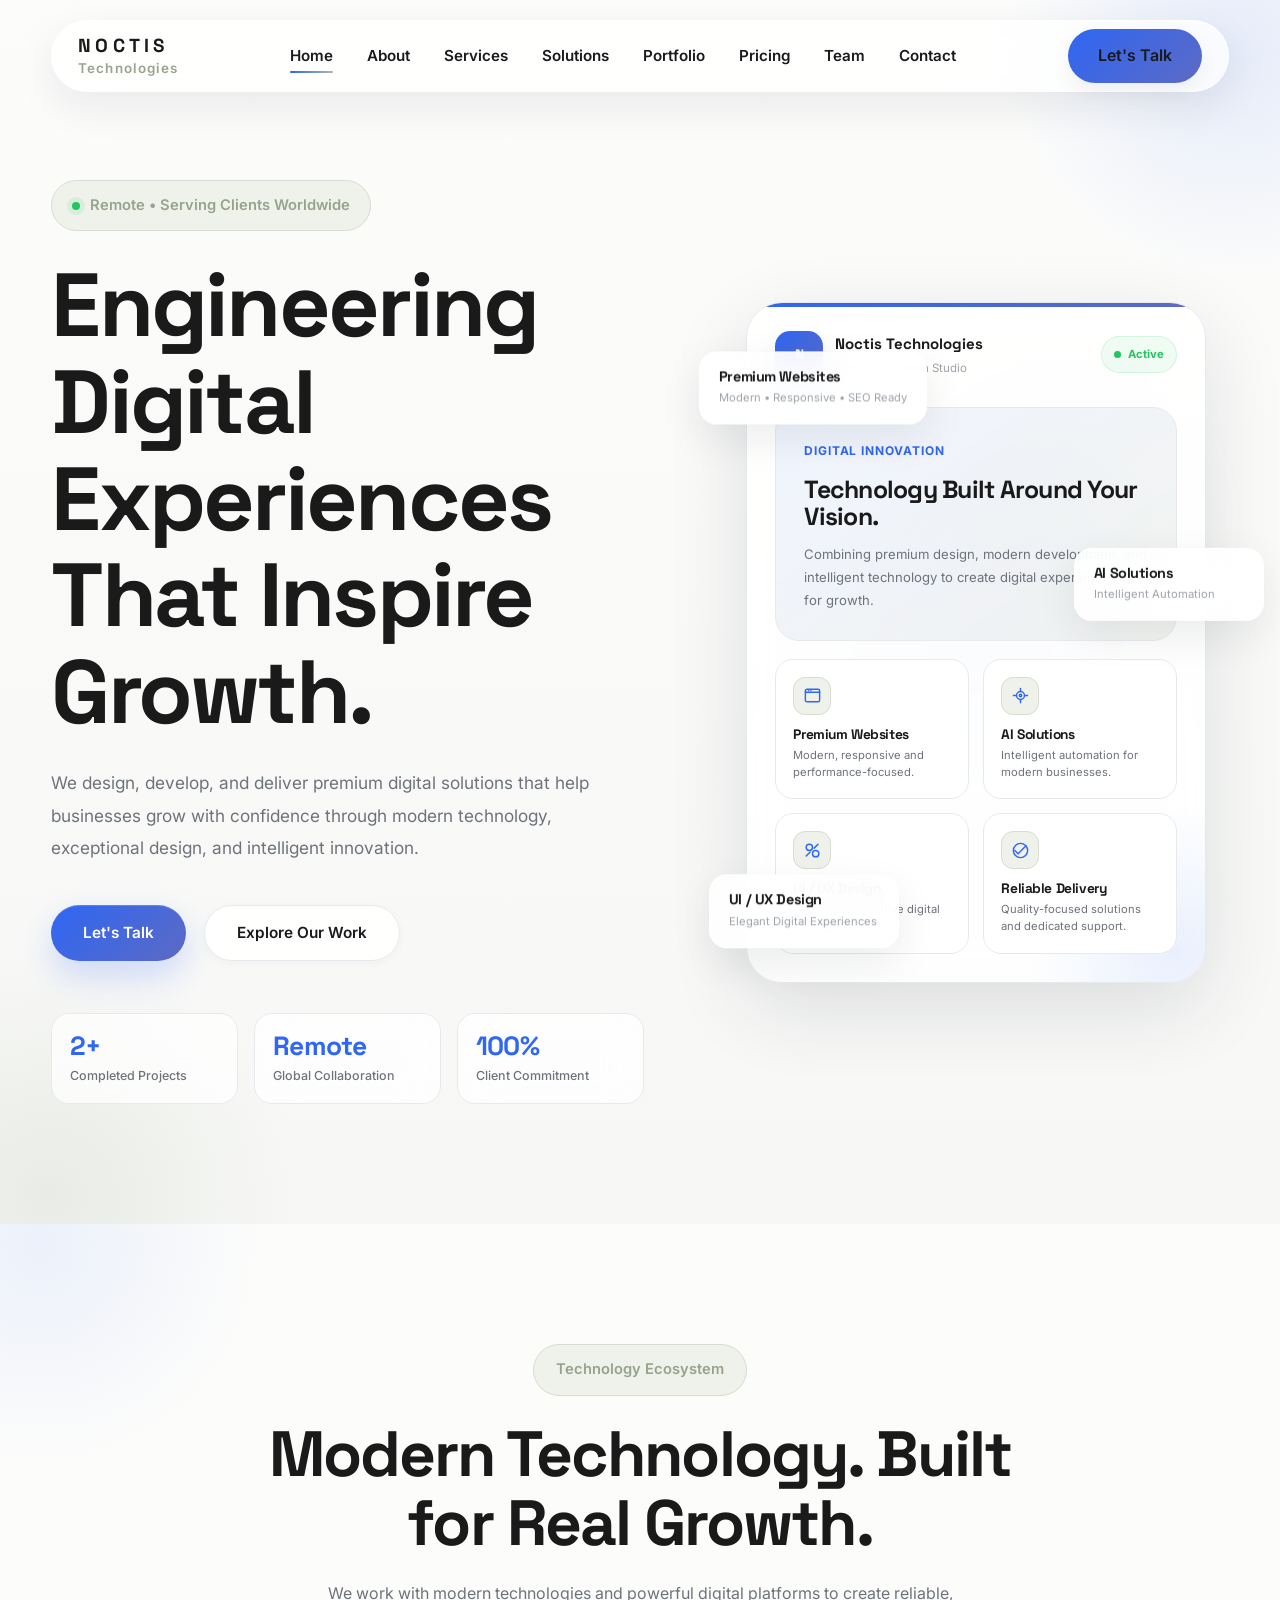
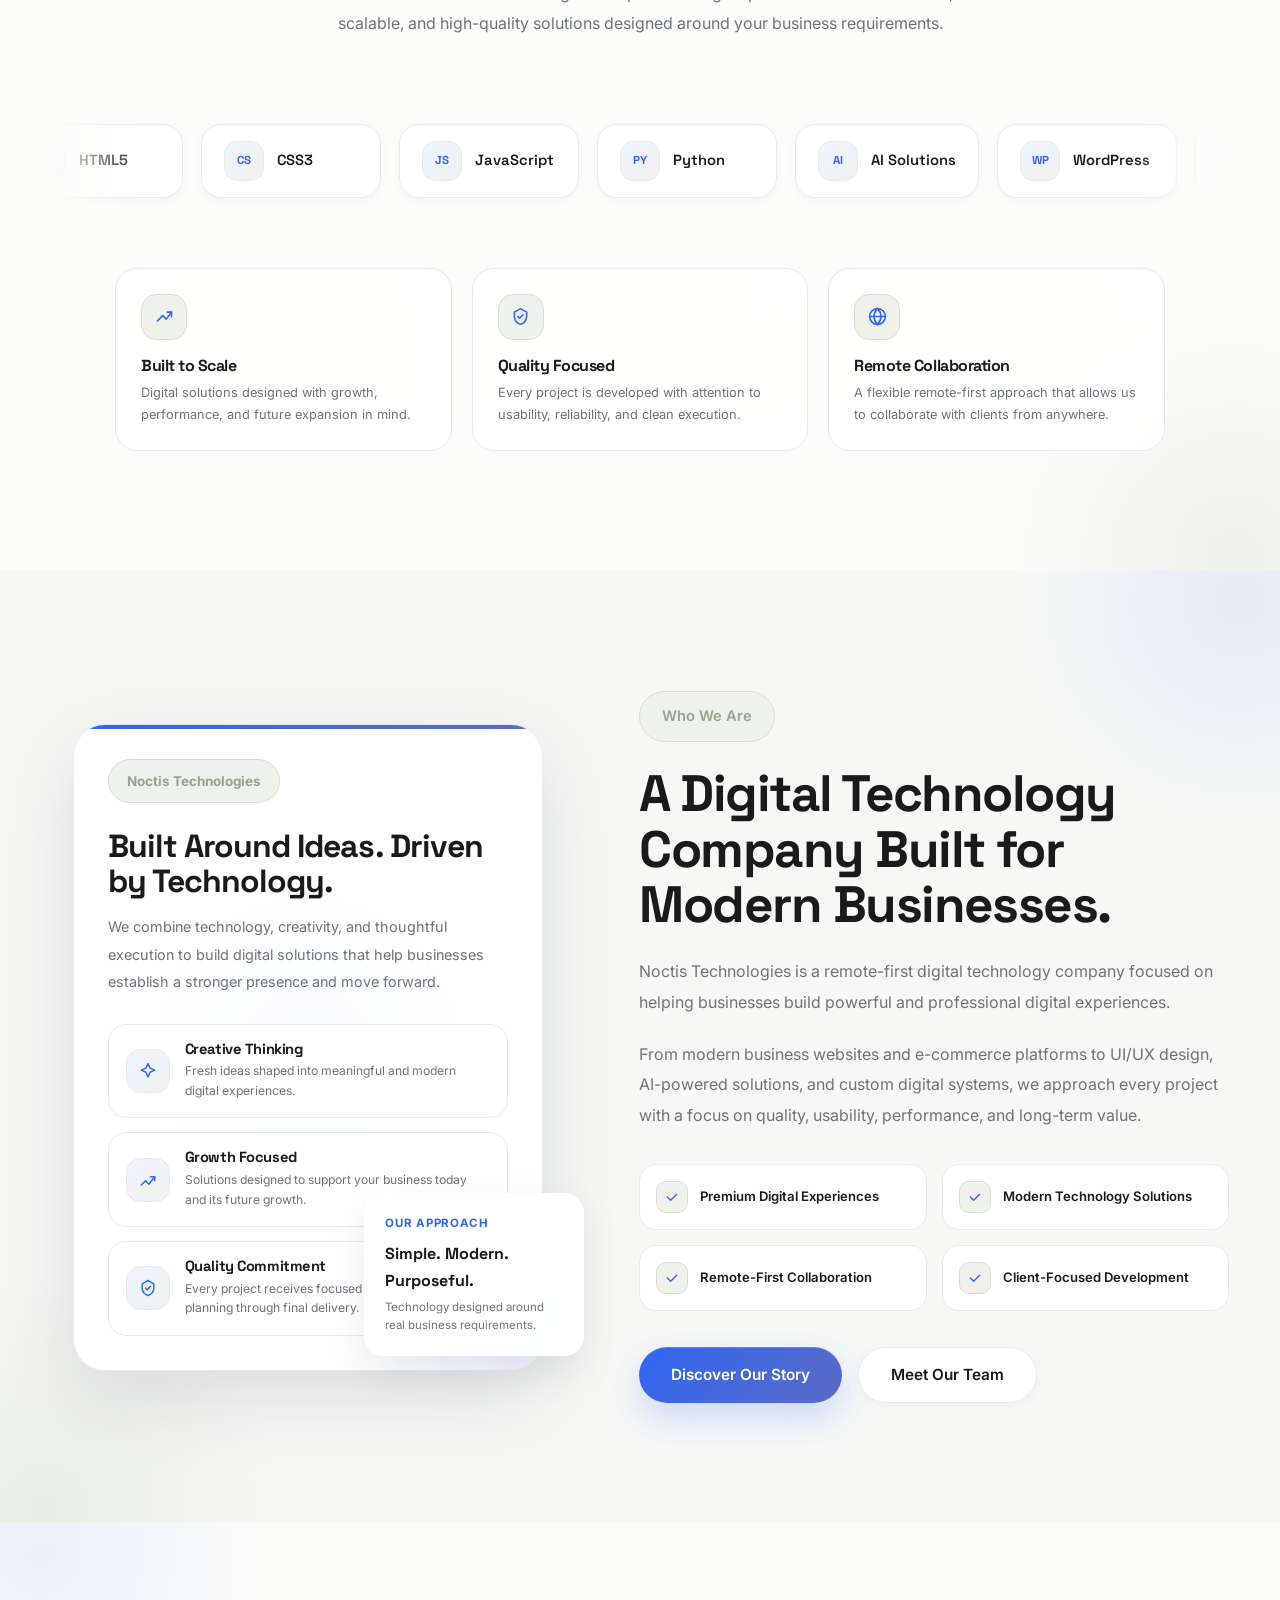
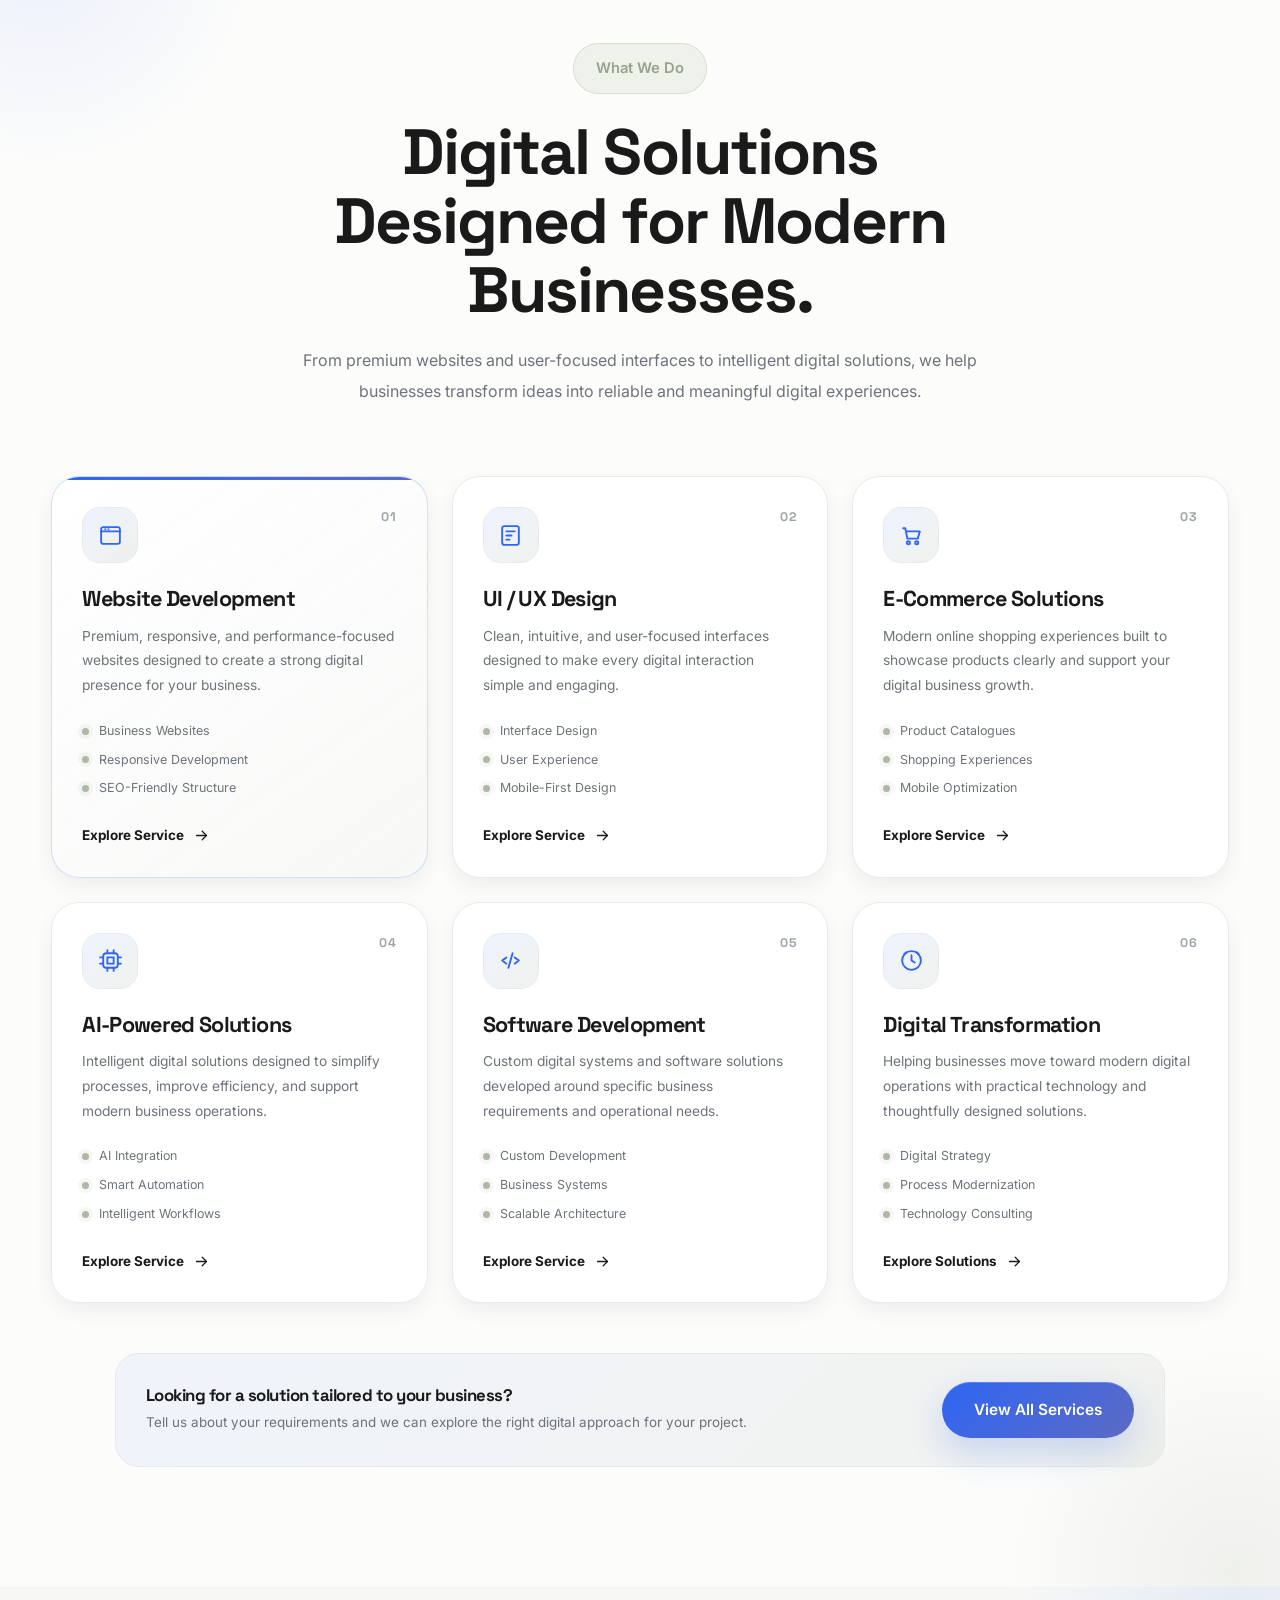
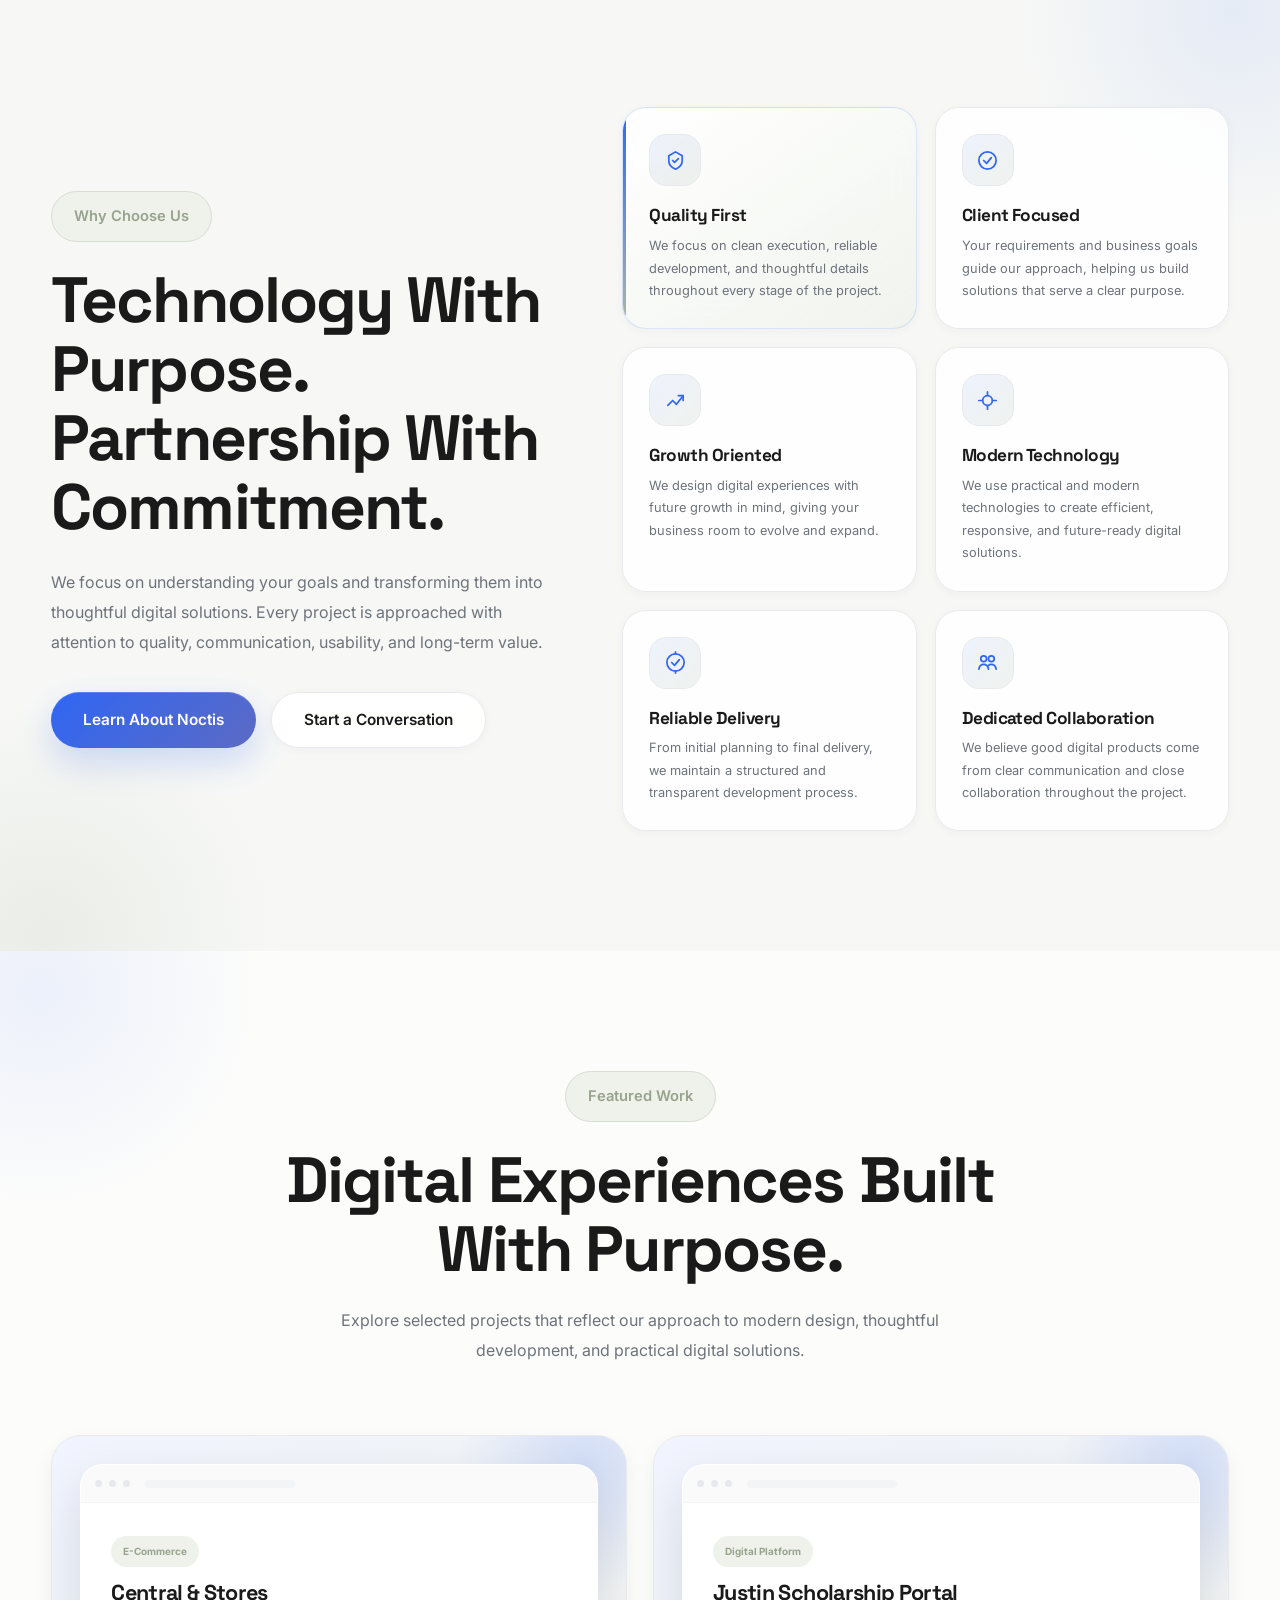
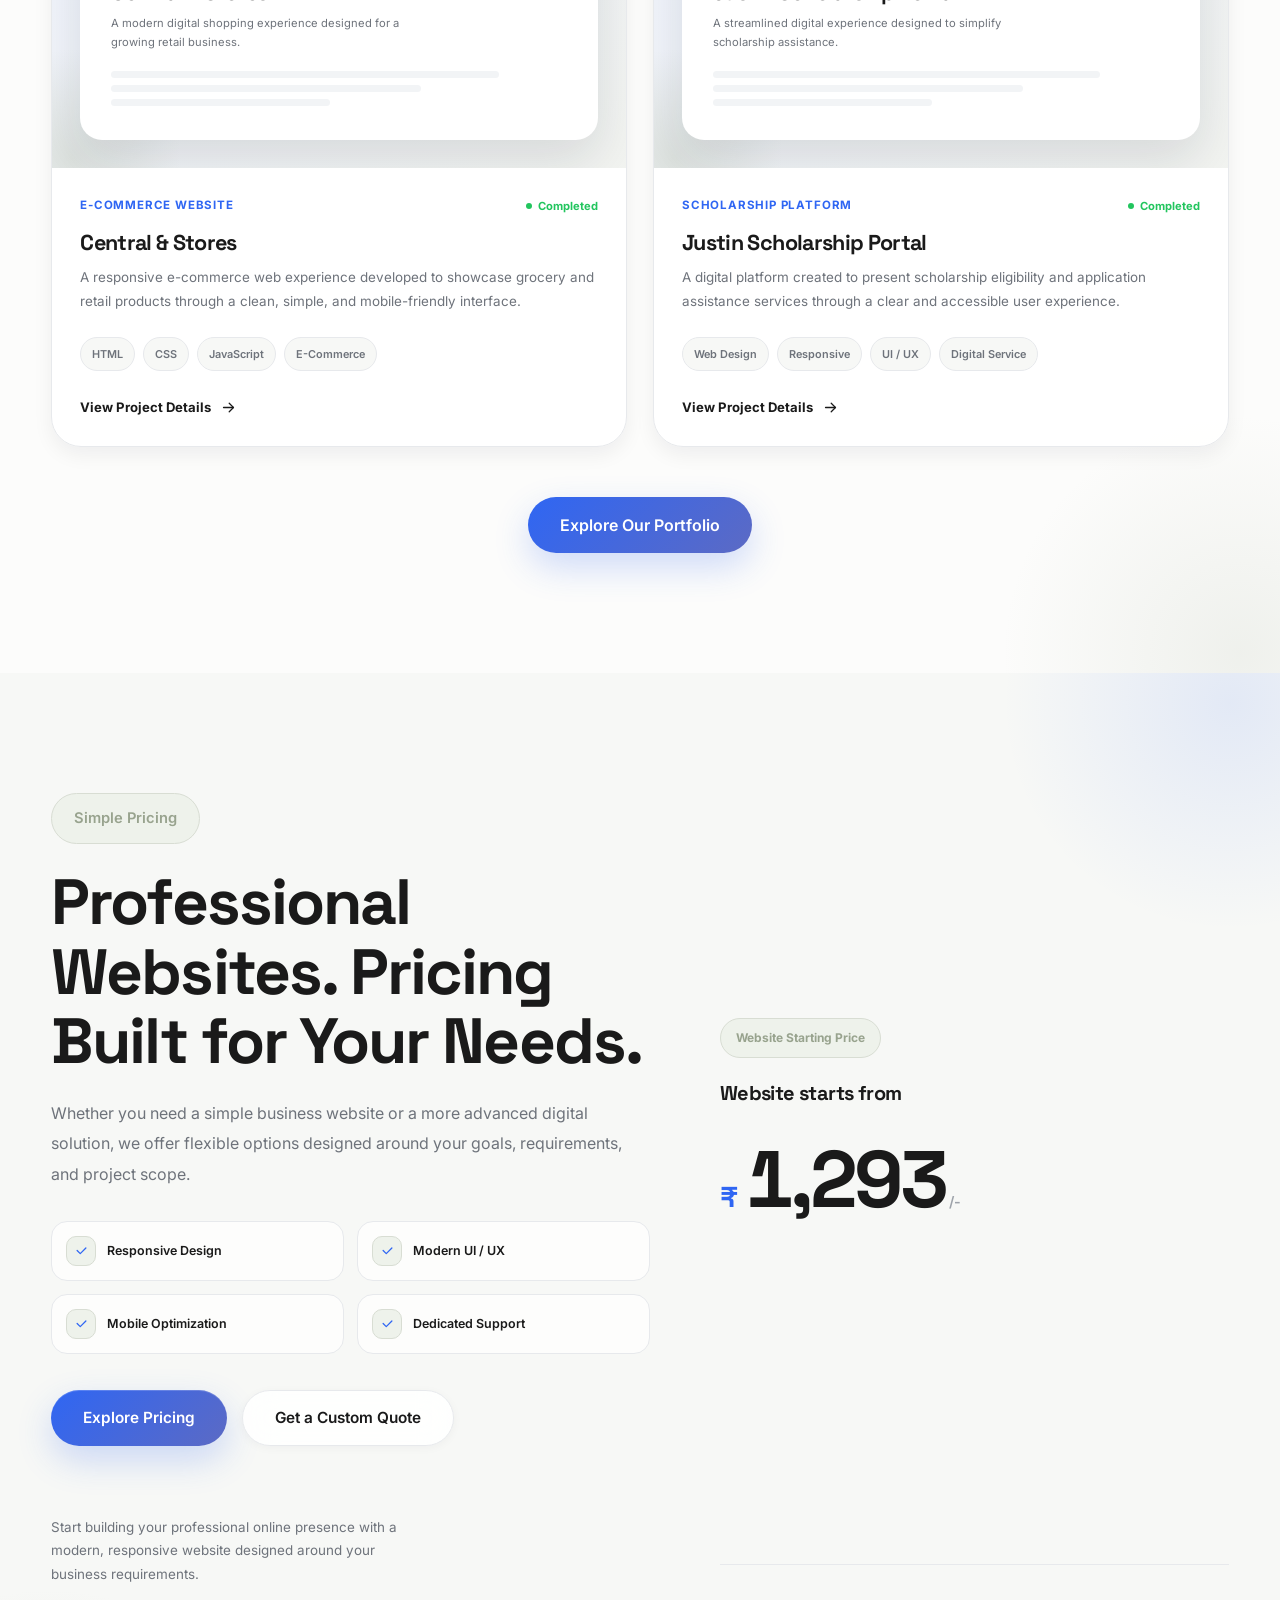
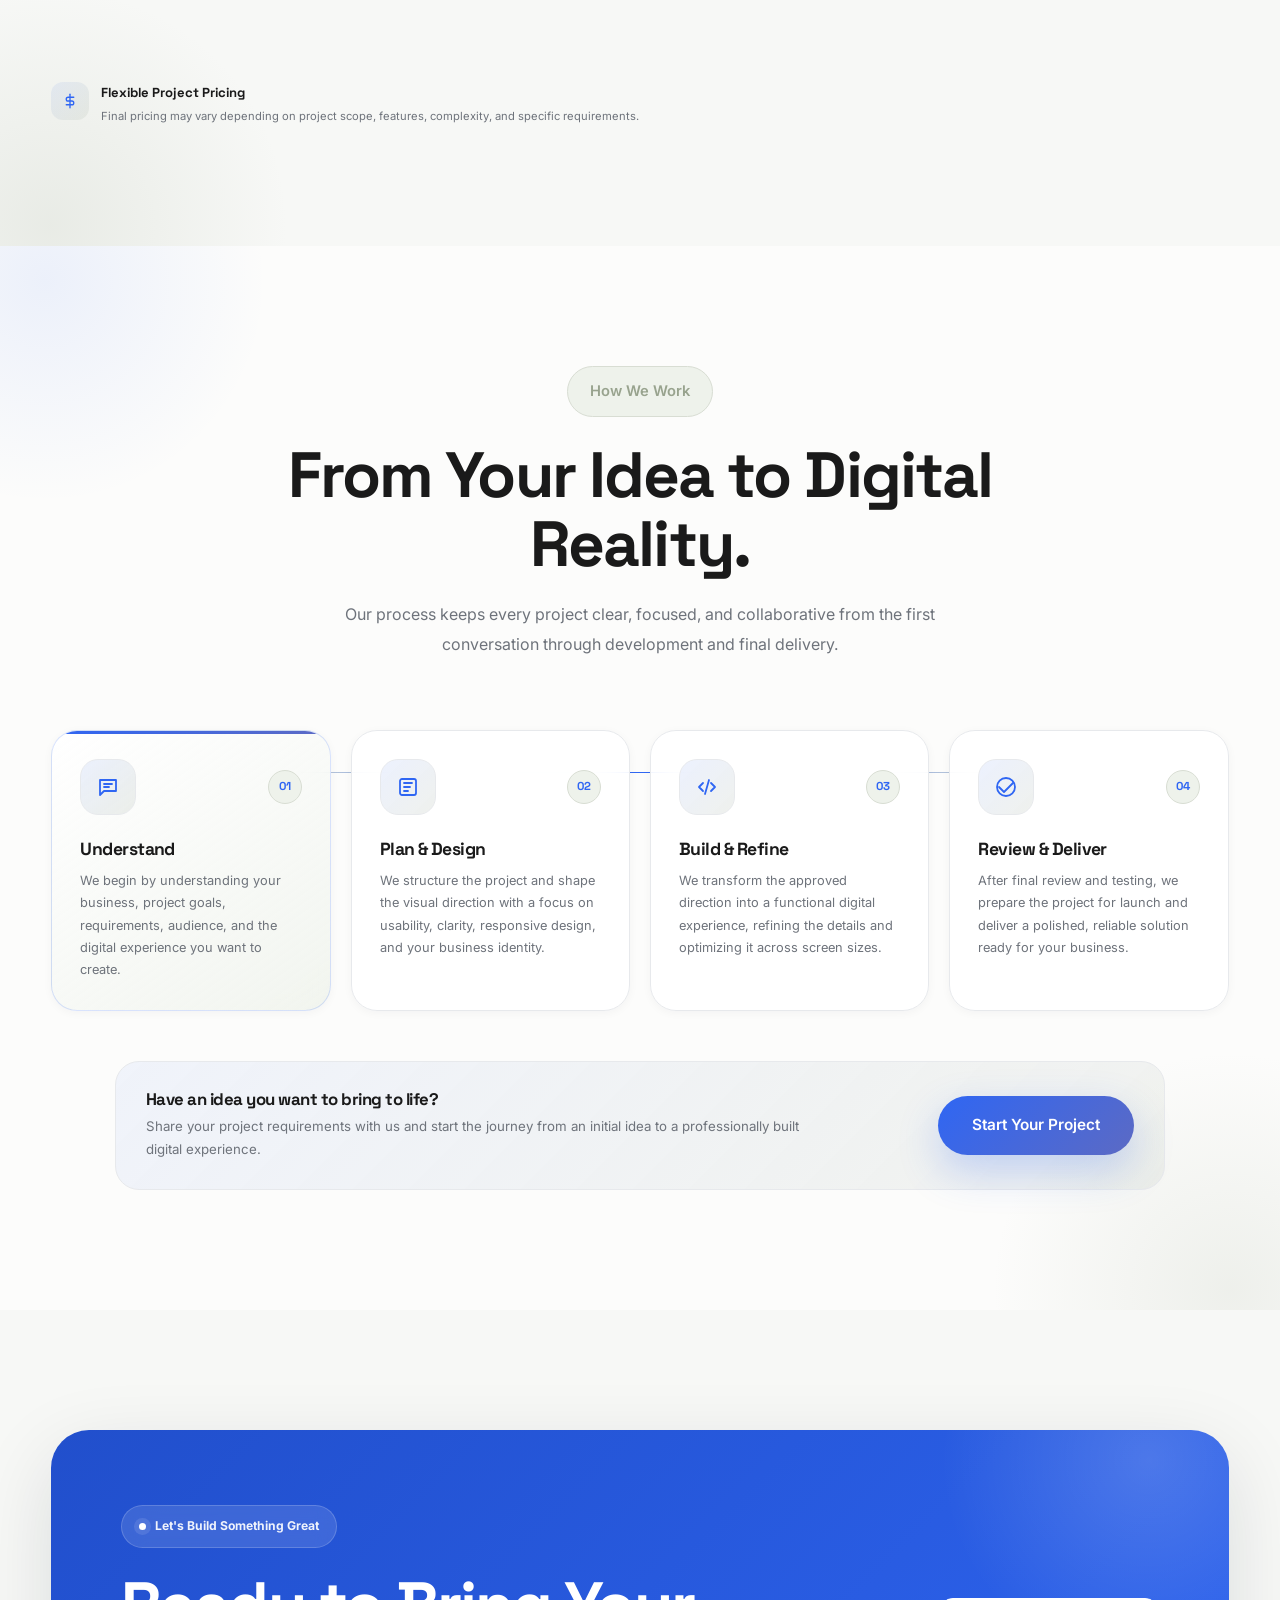
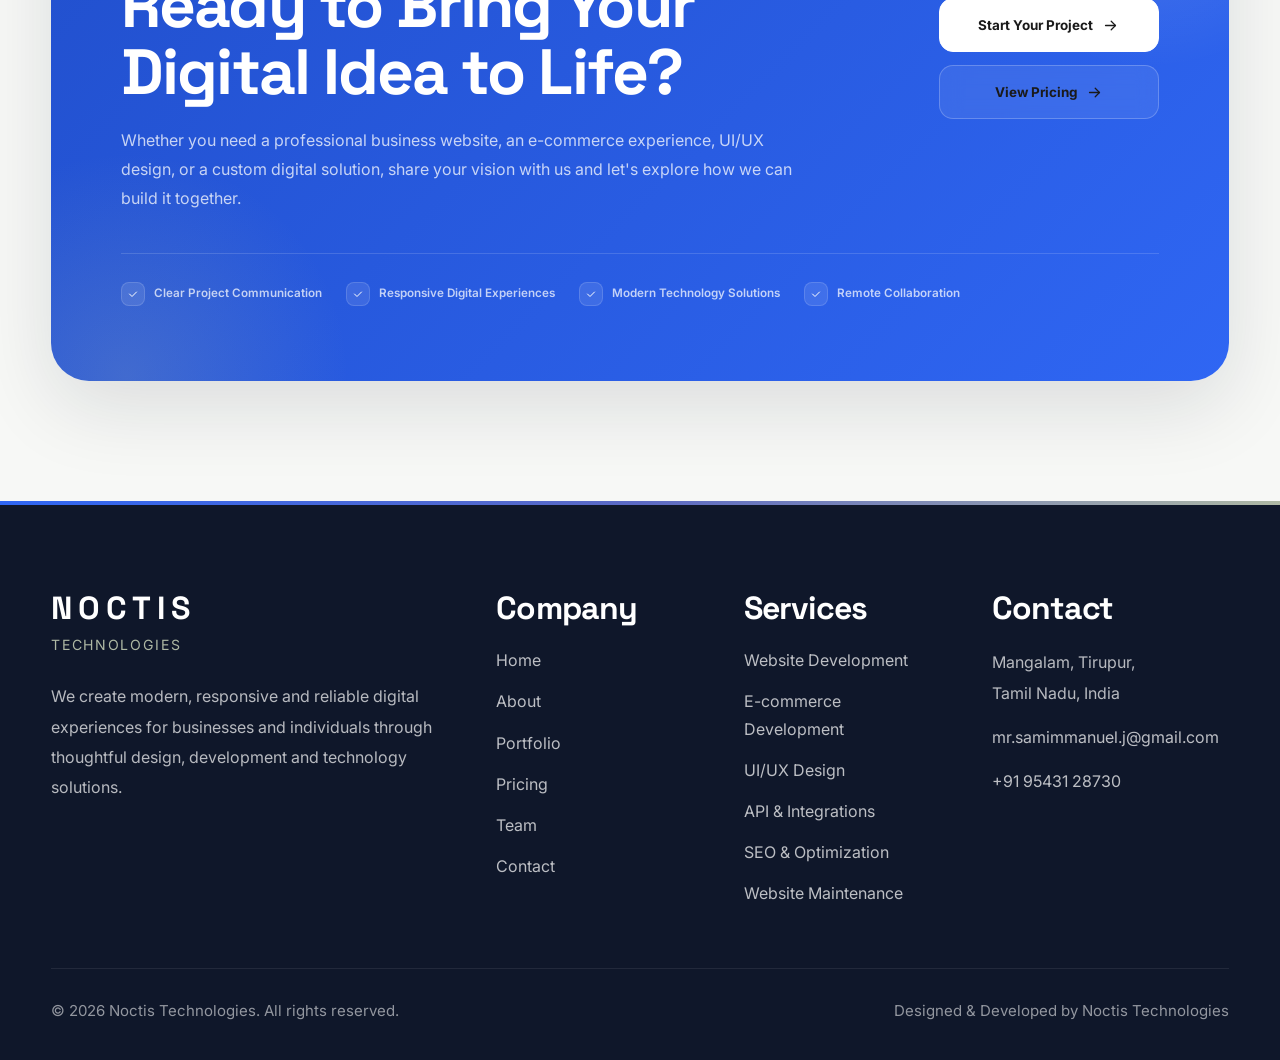
<file: index.html>
<!DOCTYPE html>
<html lang="en">
<head>
      <meta name="google-site-verification" content="jA_sLFsFviaUQtJCik8exapzIk14QW5SzLzbkM1XcyE" />
<!--==================================================
BASIC META
==================================================-->

<meta charset="UTF-8">

<meta name="viewport"
      content="width=device-width, initial-scale=1.0">

<meta http-equiv="X-UA-Compatible"
      content="IE=edge">

<meta name="theme-color"
      content="#2F66F3">

<meta name="description"
<!-- ==================================================
SEO
================================================== -->

<title>Noctis Technologies | Sam Immanuel J - Website Developer in Dindigul & Tiruppur</title>

<meta name="description"
content="Noctis Technologies delivers premium website development, UI/UX design, AI-powered digital solutions, business websites, e-commerce platforms and custom web applications for businesses worldwide.">

<meta name="keywords" content="Noctis Technologies, Website Development, Web Design, UI UX Design, AI Solutions, Business Website, E-Commerce Website, Digital Solutions, Tiruppur Web Developer, Dindigul Web Developer, Sam Immanuel J, Sam Thomas, Sam Web Solutions, Sam Tiruppur Web Developer, Sam Web Developer Tiruppur, Web Developer in Tiruppur, Sam Thomas Web Designer, Sam Immanuel J Web Designer, Sam Thomas Tiruppur Web Designer, Sam Immanuel J Tiruppur Web Designer, Sam Thomas Website Developer, Sam Immanuel J Website Developer, Noctis Technologies Tiruppur, Noctis Technologies Dindigul, Noctis Technologies Tamil Nadu, Noctis Technologies Website Design, Noctis Technologies Web Developer, Noctis Technologies Affordable Websites, Noctis Technologies Business Websites, Noctis Technologies Tiruppur Web Developer, Noctis Technologies Dindigul Web Developer, Responsive Website Design, Portfolio Website Development, Landing Page Development, Custom Website Development, Frontend Development, Backend Development, SEO Services, Website Maintenance, Tamil Nadu Web Developer, Affordable Website Development, Premium Website Design">
<meta name="robots"
content="index, follow, max-image-preview:large">

<meta name="author"
content="Noctis Technologies">

<meta name="theme-color"
content="#2F66F3">

<link rel="canonical"
href="https://www.noctistechnologies.gt.tc/">

<!-- Open Graph -->

<meta property="og:type"
content="website">

<meta property="og:site_name"
content="Noctis Technologies">

<meta property="og:title"
content="Noctis Technologies | Premium Website Development & Digital Solutions">

<meta property="og:description"
content="Engineering Digital Experiences That Inspire Growth. Premium websites, AI solutions and digital technology for modern businesses.">

<meta property="og:url"
content="https://www.noctistechnologies.gt.tc/">

<!-- Twitter -->

<meta name="twitter:card"
content="summary_large_image">

<meta name="twitter:title"
content="Noctis Technologies | Premium Website Development & Digital Solutions">

<meta name="twitter:description"
content="Premium websites, AI solutions and digital experiences built for businesses worldwide.">

<!-- Structured Data -->

<script type="application/ld+json">
{
  "@context":"https://schema.org",
  "@type":"ProfessionalService",
  "name":"Noctis Technologies",
  "url":"https://www.noctistechnologies.gt.tc/",
  "description":"Premium website development, UI/UX design, AI-powered digital solutions and business websites.",
  "founder":{
    "@type":"Person",
    "name":"Sam Immanuel J"
  },
  "areaServed":"Worldwide",
  "serviceType":[
    "Website Development",
    "UI/UX Design",
    "Business Website Development",
    "E-Commerce Development",
    "Landing Page Development",
    "Portfolio Website Development",
    "SEO",
    "AI Solutions"
  ]
}
</script>
<!--==================================================
GOOGLE FONTS
==================================================-->

<link rel="preconnect"
      href="https://fonts.googleapis.com">

<link rel="preconnect"
      href="https://fonts.gstatic.com"
      crossorigin>

<link href="https://fonts.googleapis.com/css2?family=Inter:wght@300;400;500;600;700;800&family=Space+Grotesk:wght@400;500;600;700&display=swap"
      rel="stylesheet">

  <link rel="stylesheet" href="navigation.css">
  <link rel="stylesheet" href="button.css">
<link rel="stylesheet" href="footer.css">



<!--==================================================
FAVICON
==================================================-->

<link rel="icon"
      type="image/svg+xml"
      href="favicon.svg">


<!--==================================================
CSS
==================================================-->

<style>

/*==================================================
ROOT VARIABLES
==================================================*/

:root{

    /*==================================================
    BRAND COLORS
    ==================================================*/

    --primary:#2F66F3;
    --primary-light:#5A8CFF;
    --primary-dark:#214FCC;

    --secondary:#5C6AC4;

    /*==================================================
    SAGE ACCENT
    ==================================================*/

    --sage:#AEB8A4;
    --sage-dark:#98A38E;
    --sage-light:#D8DDD3;
    --sage-soft:#EEF2EB;

    /*==================================================
    BACKGROUNDS
    ==================================================*/

    --background:#FCFCFB;
    --section:#F7F8F6;
    --surface:#FFFFFF;
    --card:#FFFFFF;

    /*==================================================
    TEXT
    ==================================================*/

    --text:#1A1A1A;
    --text-light:#6E737B;
    --text-muted:#9EA3AA;

    /*==================================================
    STATUS
    ==================================================*/

    --success:#22C55E;
    --warning:#F59E0B;
    --danger:#EF4444;

    /*==================================================
    BORDERS
    ==================================================*/

    --border:#E7E9EC;
    --divider:#F2F4F6;

    /*==================================================
    SHADOWS
    ==================================================*/

    --shadow-xs:0 2px 10px rgba(17,24,39,.04);

    --shadow-sm:0 8px 20px rgba(17,24,39,.06);

    --shadow:0 15px 40px rgba(17,24,39,.08);

    --shadow-lg:0 25px 80px rgba(17,24,39,.12);

    /*==================================================
    GLOW
    ==================================================*/

    --blue-glow:0 0 60px rgba(47,102,243,.18);

    --sage-glow:0 0 60px rgba(174,184,164,.20);

    /*==================================================
    GLASS
    ==================================================*/

    --glass:rgba(255,255,255,.72);

    --glass-border:rgba(255,255,255,.65);

    --blur:blur(22px);

    /*==================================================
    BORDER RADIUS
    ==================================================*/

    --radius-xs:12px;
    --radius-sm:18px;
    --radius:24px;
    --radius-lg:32px;
    --radius-xl:40px;

    /*==================================================
    SPACING
    ==================================================*/

    --space-1:8px;
    --space-2:16px;
    --space-3:24px;
    --space-4:32px;
    --space-5:48px;
    --space-6:64px;
    --space-7:96px;
    --space-8:120px;

    /*==================================================
    LAYOUT
    ==================================================*/

    --container:1320px;

    --header-height:90px;

    /*==================================================
    ANIMATION
    ==================================================*/

    --transition:.35s ease;

}

/* =========================
   GLOBAL LINK STYLES
========================= */

a,
a:link,
a:visited{
    color:var(--text) !important;
    text-decoration:none !important;
}

a:hover{
    color:var(--primary) !important;
}


/*==================================================
RESET
==================================================*/

*,
*::before,
*::after{

    margin:0;

    padding:0;

    box-sizing:border-box;

}


html{

    font-size:16px;

    scroll-behavior:smooth;

    scroll-padding-top:var(--header-height);

}


body{

    font-family:"Inter",sans-serif;

    background:var(--background);

    color:var(--text);

    line-height:1.7;

    overflow-x:hidden;

    text-rendering:optimizeLegibility;

    -webkit-font-smoothing:antialiased;

    -moz-osx-font-smoothing:grayscale;

}


/*==================================================
TYPOGRAPHY
==================================================*/

h1,
h2,
h3,
h4,
h5,
h6{

    font-family:"Space Grotesk",sans-serif;

    font-weight:700;

    color:var(--text);

    line-height:1.08;

    letter-spacing:-.03em;

}


h1{

    font-size:clamp(3rem,8vw,6rem);

}


h2{

    font-size:clamp(2.3rem,5vw,4rem);

}


h3{

    font-size:clamp(1.45rem,3vw,2rem);

}


h4{

    font-size:1.15rem;

}


p{

    color:var(--text-light);

    font-size:1rem;

    line-height:1.9;

}


small{

    color:var(--text-muted);

}


strong{

    color:var(--text);

}


/*==================================================
ELEMENTS
==================================================*/

a{

    text-decoration:none;

    color:inherit;

    transition:var(--transition);

}


ul{

    list-style:none;

}


img{

    display:block;

    width:100%;

    height:auto;

}


svg{

    display:block;

    flex-shrink:0;

}


button{

    border:none;

    outline:none;

    background:none;

    font:inherit;

    cursor:pointer;

}


input,
textarea,
select{

    width:100%;

    border:none;

    outline:none;

    background:none;

    font:inherit;

}


/*==================================================
MAIN LAYOUT
==================================================*/

.container{

    width:min(92%,var(--container));

    margin-inline:auto;

}


section{

    position:relative;

    padding:120px 0;

}


/*==================================================
SHARED SECTION HEADING
==================================================*/

.section-heading{

    position:relative;

    z-index:2;

    max-width:760px;

    margin:0 auto 70px;

    text-align:center;

}


.section-badge{

    display:inline-flex;

    align-items:center;

    justify-content:center;

    padding:12px 22px;

    margin-bottom:24px;

    border-radius:999px;

    background:var(--sage-soft);

    border:1px solid var(--sage-light);

    color:var(--sage-dark);

    font-size:.92rem;

    font-weight:600;

}


.section-heading h2{

    margin-bottom:20px;

}


.section-heading p{

    max-width:680px;

    margin:auto;

}


/*==================================================
PRIMARY BUTTON
==================================================*/

.btn-primary{

    position:relative;

    display:inline-flex;

    align-items:center;

    justify-content:center;

    min-height:54px;

    padding:0 30px;

    border-radius:999px;

    background:linear-gradient(
        135deg,
        var(--primary),
        var(--secondary)
    );

    color:#fff;

    font-weight:600;

    box-shadow:var(--shadow-sm);

    transition:var(--transition);

    overflow:hidden;

}


.btn-primary:hover{

    transform:translateY(-4px);

    box-shadow:var(--shadow-lg);

}


/*==================================================
SECONDARY BUTTON
==================================================*/

.btn-secondary{

    position:relative;

    display:inline-flex;

    align-items:center;

    justify-content:center;

    min-height:54px;

    padding:0 30px;

    border-radius:999px;

    border:1px solid var(--border);

    background:#fff;

    color:var(--text);

    font-weight:600;

    transition:var(--transition);

    overflow:hidden;

}


.btn-secondary:hover{

    color:var(--primary);

    border-color:var(--primary);

    transform:translateY(-4px);

    box-shadow:var(--shadow-sm);

}


/*==================================================
TEXT SELECTION
==================================================*/

::selection{

    background:var(--primary);

    color:#fff;

}


/*==================================================
SCROLLBAR
==================================================*/

::-webkit-scrollbar{

    width:10px;

}


::-webkit-scrollbar-track{

    background:var(--section);

}


::-webkit-scrollbar-thumb{

    background:linear-gradient(
        var(--primary),
        var(--sage)
    );

    border-radius:999px;

}


/*==================================================
ACCESSIBILITY FOCUS
==================================================*/

:focus-visible{

    outline:3px solid rgba(47,102,243,.35);

    outline-offset:4px;

}


/*==================================================
GLOBAL RESPONSIVE
==================================================*/

@media(max-width:992px){

    .container{

        width:94%;

    }

}


@media(max-width:768px){

    section{

        padding:90px 0;

    }

}


@media(max-width:480px){

    html{

        font-size:15px;

    }

    section{

        padding:75px 0;

    }

    .section-heading{

        margin-bottom:50px;

    }

}
  /*==================================================
HEADER
==================================================*/

.header{

    position:fixed;

    top:0;

    left:0;

    width:100%;

    z-index:1000;

    padding:20px 0;

    transition:all .35s ease;

}

.header.scrolled{

    padding:14px 0;

}


/*==================================================
NAVBAR
==================================================*/

.navbar{

    display:flex;

    align-items:center;

    justify-content:space-between;

    gap:40px;

    height:72px;

    padding:0 26px;

    background:rgba(255,255,255,.78);

    backdrop-filter:blur(24px);

    -webkit-backdrop-filter:blur(24px);

    border:1px solid rgba(255,255,255,.65);

    border-radius:999px;

    box-shadow:
    var(--shadow),
    inset 0 1px rgba(255,255,255,.9);

}


/*==================================================
BRAND / LOGO
==================================================*/

.brand{

    display:flex;

    align-items:center;

    gap:14px;

    flex-shrink:0;

}

.brand img{

    width:48px;

    height:48px;

    object-fit:contain;

}


/*==================================================
BRAND TEXT
==================================================*/

.brand-text{

    display:flex;

    flex-direction:column;

    line-height:1;

}

.brand-title{

    font-family:"Space Grotesk",sans-serif;

    font-size:1.18rem;

    font-weight:700;

    letter-spacing:.22em;

    color:var(--text);

    text-transform:uppercase;

}

.brand-subtitle{

    margin-top:6px;

    font-size:.84rem;

    font-weight:600;

    color:var(--sage-dark);

    letter-spacing:.08em;

}


/*==================================================
DESKTOP NAVIGATION
==================================================*/

.nav-links{

    display:flex;

    align-items:center;

    gap:34px;

}

.nav-links li{

    list-style:none;

}

.nav-links a{

    position:relative;

    font-size:.95rem;

    font-weight:600;

    color:var(--text-light);

    transition:.35s;

}

.nav-links a:hover,
.nav-links a.active{

    color:var(--primary);

}


/*==================================================
NAVIGATION UNDERLINE
==================================================*/

.nav-links a::after{

    content:"";

    position:absolute;

    left:0;

    bottom:-8px;

    width:0;

    height:2px;

    border-radius:999px;

    background:linear-gradient(
        90deg,
        var(--primary),
        var(--sage)
    );

    transition:.35s;

}

.nav-links a:hover::after,
.nav-links a.active::after{

    width:100%;

}


/*==================================================
NAVIGATION RIGHT AREA
==================================================*/

.nav-right{

    display:flex;

    align-items:center;

    gap:16px;

}


/*==================================================
MENU TOGGLE
==================================================*/

.menu-toggle{

    display:none;

    width:52px;

    height:52px;

    align-items:center;

    justify-content:center;

    flex-shrink:0;

    border-radius:50%;

    background:#fff;

    color:var(--text);

    border:1px solid var(--border);

    box-shadow:var(--shadow-xs);

    transition:.35s;

}

.menu-toggle:hover{

    transform:scale(1.05);

    border-color:var(--primary);

    color:var(--primary);

}


/*==================================================
PREMIUM MOBILE MENU
==================================================*/

.mobile-menu{

    position:fixed;

    inset:0;

    width:100%;

    height:100vh;

    height:100dvh;

    background:rgba(252,252,251,.98);

    backdrop-filter:blur(28px);

    -webkit-backdrop-filter:blur(28px);

    transform:translateX(100%);

    transition:.45s ease;

    z-index:9999;

    overflow-y:auto;

    padding:100px 30px 40px;

}

.mobile-menu.active{

    transform:translateX(0);

}


/*==================================================
MOBILE MENU NAVIGATION
==================================================*/

.mobile-menu nav{

    display:flex;

    flex-direction:column;

    max-width:700px;

    margin:auto;

}

.mobile-menu nav a{

    display:flex;

    align-items:center;

    justify-content:space-between;

    padding:22px 0;

    font-family:"Space Grotesk",sans-serif;

    font-size:1.25rem;

    font-weight:600;

    color:var(--text);

    border-bottom:1px solid var(--divider);

    transition:.3s;

}

.mobile-menu nav a:hover{

    color:var(--primary);

    padding-left:10px;

}

.mobile-menu nav a.active{

    color:var(--primary);

}


/*==================================================
MOBILE MENU CTA
==================================================*/

.mobile-menu .btn-primary{

    margin-top:34px;

    width:100%;

    border-bottom:none;

    color:#fff;

}

.mobile-menu .btn-primary:hover{

    color:#fff;

    padding-left:0;

}


/*==================================================
SCROLL PROGRESS
==================================================*/

.scroll-progress{

    position:fixed;

    top:0;

    left:0;

    width:0;

    height:3px;

    background:linear-gradient(
        90deg,
        var(--primary),
        var(--secondary)
    );

    z-index:10001;

}


/*==================================================
HEADER RESPONSIVE
==================================================*/

@media(max-width:1100px){

    .nav-links{

        display:none;

    }

    .menu-toggle{

        display:flex;

    }

    .nav-right .btn-primary{

        display:none;

    }

}


@media(max-width:768px){

    .header{

        padding:14px 0;

    }

    .navbar{

        height:66px;

        padding:0 18px;

        border-radius:24px;

    }

    .brand-title{

        font-size:1.05rem;

    }

    .brand-subtitle{

        font-size:.78rem;

    }

    .mobile-menu{

        padding:90px 24px 30px;

    }

}


@media(max-width:480px){

    .navbar{

        padding:0 14px;

    }

    .mobile-menu nav a{

        font-size:1.15rem;

        padding:18px 0;

    }

    .menu-toggle{

        width:48px;

        height:48px;

    }

}


@media(max-width:360px){

    .brand-title{

        font-size:.95rem;

        letter-spacing:.18em;

    }

    .brand-subtitle{

        font-size:.72rem;

    }

    .menu-toggle{

        width:44px;

        height:44px;

    }

  }
  /*==================================================
HOMEPAGE HERO
==================================================*/

.hero{

    position:relative;

    overflow:hidden;

    padding:180px 0 120px;

    background:linear-gradient(
        180deg,
        var(--background),
        var(--section)
    );

}


/*==================================================
HERO BACKGROUND DECORATION
==================================================*/

.hero::before{

    content:"";

    position:absolute;

    top:-180px;

    right:-180px;

    width:460px;

    height:460px;

    border-radius:50%;

    background:radial-gradient(
        rgba(47,102,243,.11),
        transparent 70%
    );

    pointer-events:none;

}

.hero::after{

    content:"";

    position:absolute;

    bottom:-220px;

    left:-200px;

    width:500px;

    height:500px;

    border-radius:50%;

    background:radial-gradient(
        rgba(174,184,164,.20),
        transparent 70%
    );

    pointer-events:none;

}


/*==================================================
HERO WRAPPER
==================================================*/

.hero-wrapper{

    position:relative;

    z-index:2;

    display:grid;

    grid-template-columns:1.08fr .92fr;

    gap:80px;

    align-items:center;

}


/*==================================================
HERO CONTENT
==================================================*/

.hero-content{

    position:relative;

    z-index:2;

}


/*==================================================
HERO BADGE
==================================================*/

.hero-badge{

    display:inline-flex;

    align-items:center;

    gap:10px;

    padding:12px 20px;

    margin-bottom:26px;

    border-radius:999px;

    background:var(--sage-soft);

    border:1px solid var(--sage-light);

    color:var(--sage-dark);

    font-size:.92rem;

    font-weight:600;

}


/*==================================================
HERO BADGE STATUS DOT
==================================================*/

.hero-badge::before{

    content:"";

    width:8px;

    height:8px;

    flex-shrink:0;

    border-radius:50%;

    background:var(--success);

    box-shadow:
        0 0 0 5px rgba(34,197,94,.10);

}


/*==================================================
HERO HEADING
==================================================*/

.hero-content h1{

    max-width:760px;

    margin-bottom:26px;

    font-size:clamp(3.2rem,7vw,5.8rem);

}


/*==================================================
HERO DESCRIPTION
==================================================*/

.hero-content > p{

    max-width:680px;

    margin-bottom:40px;

    font-size:1.08rem;

}


/*==================================================
HERO BUTTONS
==================================================*/

.hero-buttons{

    display:flex;

    flex-wrap:wrap;

    gap:18px;

    margin-bottom:52px;

}


/*==================================================
HERO STATS
==================================================*/

.hero-info{

    display:grid;

    grid-template-columns:repeat(3,minmax(0,1fr));

    gap:16px;

    max-width:700px;

}


/*==================================================
HERO STAT ITEM
==================================================*/

.hero-item{

    position:relative;

    min-width:0;

    padding:18px;

    border-radius:18px;

    background:rgba(255,255,255,.72);

    backdrop-filter:blur(18px);

    -webkit-backdrop-filter:blur(18px);

    border:1px solid var(--border);

    transition:var(--transition);

}

.hero-item:hover{

    transform:translateY(-4px);

    border-color:rgba(47,102,243,.20);

    box-shadow:var(--shadow-xs);

}

.hero-item h3{

    margin-bottom:6px;

    color:var(--primary);

    font-size:1.65rem;

}

.hero-item span{

    display:block;

    color:var(--text-light);

    font-size:.78rem;

    font-weight:500;

    line-height:1.5;

}


/*==================================================
HERO VISUAL
==================================================*/

.hero-visual{

    position:relative;

    display:flex;

    align-items:center;

    justify-content:center;

    min-height:620px;

}


/*==================================================
HERO VISUAL GLOW
==================================================*/

.hero-circle{

    position:absolute;

    border-radius:50%;

    pointer-events:none;

}

.hero-circle-one{

    width:430px;

    height:430px;

    background:radial-gradient(
        circle,
        rgba(47,102,243,.13),
        rgba(47,102,243,.02) 55%,
        transparent 72%
    );

    filter:blur(10px);

}

.hero-circle-two{

    width:330px;

    height:330px;

    top:50px;

    right:0;

    background:radial-gradient(
        circle,
        rgba(174,184,164,.24),
        rgba(174,184,164,.05) 55%,
        transparent 72%
    );

    filter:blur(12px);

}


/*==================================================
MAIN HERO VISUAL CARD
==================================================*/

.hero-illustration{

    position:relative;

    z-index:2;

    width:100%;

    max-width:460px;

    min-height:520px;

    padding:28px;

    border-radius:36px;

    background:rgba(255,255,255,.86);

    backdrop-filter:blur(24px);

    -webkit-backdrop-filter:blur(24px);

    border:1px solid var(--border);

    box-shadow:var(--shadow-lg);

    overflow:hidden;

}


/*==================================================
HERO VISUAL TOP LINE
==================================================*/

.hero-illustration::before{

    content:"";

    position:absolute;

    top:0;

    left:0;

    width:100%;

    height:4px;

    background:linear-gradient(
        90deg,
        var(--primary),
        var(--secondary)
    );

}


/*==================================================
HERO VISUAL INNER BACKGROUND
==================================================*/

.hero-illustration::after{

    content:"";

    position:absolute;

    width:300px;

    height:300px;

    right:-120px;

    bottom:-120px;

    border-radius:50%;

    background:radial-gradient(
        rgba(47,102,243,.10),
        transparent 70%
    );

    pointer-events:none;

}


/*==================================================
HERO VISUAL HEADER
==================================================*/

.hero-visual-header{

    position:relative;

    z-index:2;

    display:flex;

    align-items:center;

    justify-content:space-between;

    gap:20px;

    margin-bottom:28px;

}


/*==================================================
HERO VISUAL BRAND
==================================================*/

.hero-visual-brand{

    display:flex;

    align-items:center;

    gap:12px;

}

.hero-visual-logo{

    display:flex;

    align-items:center;

    justify-content:center;

    width:48px;

    height:48px;

    flex-shrink:0;

    border-radius:15px;

    background:linear-gradient(
        135deg,
        var(--primary),
        var(--secondary)
    );

    color:#fff;

    font-family:"Space Grotesk",sans-serif;

    font-size:.85rem;

    font-weight:700;

    box-shadow:var(--shadow-sm);

}

.hero-visual-brand-text strong{

    display:block;

    margin-bottom:3px;

    font-family:"Space Grotesk",sans-serif;

    font-size:.94rem;

}

.hero-visual-brand-text span{

    display:block;

    color:var(--text-muted);

    font-size:.72rem;

}


/*==================================================
HERO VISUAL STATUS
==================================================*/

.hero-visual-status{

    display:flex;

    align-items:center;

    gap:7px;

    padding:8px 12px;

    border-radius:999px;

    background:rgba(34,197,94,.07);

    border:1px solid rgba(34,197,94,.14);

    color:var(--success);

    font-size:.7rem;

    font-weight:700;

}

.hero-visual-status::before{

    content:"";

    width:7px;

    height:7px;

    border-radius:50%;

    background:var(--success);

}


/*==================================================
HERO VISUAL MAIN PANEL
==================================================*/

.hero-main-panel{

    position:relative;

    z-index:2;

    padding:28px;

    margin-bottom:18px;

    border-radius:24px;

    background:linear-gradient(
        145deg,
        rgba(47,102,243,.07),
        rgba(174,184,164,.15)
    );

    border:1px solid var(--border);

}

.hero-panel-label{

    display:inline-flex;

    margin-bottom:16px;

    color:var(--primary);

    font-size:.75rem;

    font-weight:700;

    text-transform:uppercase;

    letter-spacing:.07em;

}

.hero-main-panel h3{

    margin-bottom:12px;

    font-size:1.55rem;

}

.hero-main-panel p{

    margin:0;

    font-size:.82rem;

    line-height:1.75;

}


/*==================================================
HERO VISUAL SERVICE GRID
==================================================*/

.hero-service-grid{

    position:relative;

    z-index:2;

    display:grid;

    grid-template-columns:repeat(2,minmax(0,1fr));

    gap:14px;

}


/*==================================================
HERO MINI SERVICE CARD
==================================================*/

.hero-service-item{

    min-width:0;

    padding:17px;

    border-radius:18px;

    background:#fff;

    border:1px solid var(--border);

    transition:var(--transition);

}

.hero-service-item:hover{

    transform:translateY(-4px);

    border-color:rgba(47,102,243,.20);

    box-shadow:var(--shadow-xs);

}

.hero-service-icon{

    display:flex;

    align-items:center;

    justify-content:center;

    width:38px;

    height:38px;

    margin-bottom:12px;

    border-radius:12px;

    background:var(--sage-soft);

    border:1px solid var(--sage-light);

    color:var(--primary);

}

.hero-service-icon svg{

    width:19px;

    height:19px;

    stroke:currentColor;

}

.hero-service-item h4{

    margin-bottom:5px;

    font-size:.86rem;

}

.hero-service-item p{

    margin:0;

    font-size:.7rem;

    line-height:1.55;

}


/*==================================================
FLOATING HERO CARDS
==================================================*/

.hero-card{

    position:absolute;

    z-index:3;

    min-width:190px;

    padding:17px 19px;

    border-radius:18px;

    background:rgba(255,255,255,.92);

    backdrop-filter:blur(20px);

    -webkit-backdrop-filter:blur(20px);

    border:1px solid rgba(255,255,255,.80);

    box-shadow:var(--shadow);

    transition:var(--transition);

}

.hero-card:hover{

    transform:translateY(-5px);

    box-shadow:var(--shadow-lg);

}

.hero-card h4{

    margin-bottom:5px;

    font-size:.9rem;

}

.hero-card small{

    display:block;

    font-size:.7rem;

    line-height:1.5;

}

.card-one{

    top:40px;

    left:-25px;

}

.card-two{

    top:240px;

    right:-35px;

}

.card-three{

    bottom:35px;

    left:-15px;

}


/*==================================================
HERO RESPONSIVE - TABLET
==================================================*/

@media(max-width:1100px){

    .hero-wrapper{

        gap:50px;

    }

    .hero-card{

        min-width:170px;

    }

    .card-one{

        left:0;

    }

    .card-two{

        right:0;

    }

}


/*==================================================
HERO RESPONSIVE - 992PX
==================================================*/

@media(max-width:992px){

    .hero{

        padding:160px 0 100px;

    }

    .hero-wrapper{

        grid-template-columns:1fr;

        gap:60px;

        text-align:center;

    }

    .hero-content h1{

        margin-left:auto;

        margin-right:auto;

    }

    .hero-content > p{

        margin-left:auto;

        margin-right:auto;

        margin-bottom:40px;

    }

    .hero-buttons{

        justify-content:center;

    }

    .hero-info{

        margin-inline:auto;

        text-align:left;

    }

    .hero-visual{

        min-height:580px;

    }

}


/*==================================================
HERO RESPONSIVE - MOBILE
==================================================*/

@media(max-width:768px){

    .hero{

        padding:150px 0 90px;

    }

    .hero-wrapper{

        gap:50px;

    }

    .hero-visual{

        min-height:auto;

    }

    .hero-illustration{

        max-width:500px;

        min-height:auto;

    }

    .hero-card{

        display:none;

    }

}


/*==================================================
HERO RESPONSIVE - SMALL MOBILE
==================================================*/

@media(max-width:600px){

    .hero-info{

        grid-template-columns:1fr;

        gap:12px;

        max-width:500px;

    }

    .hero-item{

        text-align:center;

    }

}


/*==================================================
HERO RESPONSIVE - 480PX
==================================================*/

@media(max-width:480px){

    .hero{

        padding:130px 0 75px;

    }

    .hero-content h1{

        font-size:clamp(2.6rem,13vw,3.8rem);

    }

    .hero-content > p{

        font-size:1rem;

    }

    .hero-buttons{

        flex-direction:column;

        margin-bottom:40px;

    }

    .hero-buttons .btn-primary,
    .hero-buttons .btn-secondary{

        width:100%;

    }

    .hero-illustration{

        padding:22px;

        border-radius:26px;

    }

    .hero-main-panel{

        padding:22px;

        border-radius:20px;

    }

    .hero-service-grid{

        grid-template-columns:1fr;

    }

}


/*==================================================
HERO RESPONSIVE - EXTRA SMALL
==================================================*/

@media(max-width:360px){

    .hero-illustration{

        padding:18px;

    }

    .hero-visual-header{

        align-items:flex-start;

        flex-direction:column;

    }

}
  /*==================================================
TECHNOLOGY ECOSYSTEM
==================================================*/

.ecosystem{

    position:relative;

    overflow:hidden;

    background:var(--background);

}


/*==================================================
ECOSYSTEM BACKGROUND DECORATION
==================================================*/

.ecosystem::before{

    content:"";

    position:absolute;

    top:-200px;

    left:-180px;

    width:440px;

    height:440px;

    border-radius:50%;

    background:radial-gradient(
        rgba(47,102,243,.08),
        transparent 70%
    );

    pointer-events:none;

}

.ecosystem::after{

    content:"";

    position:absolute;

    bottom:-220px;

    right:-190px;

    width:470px;

    height:470px;

    border-radius:50%;

    background:radial-gradient(
        rgba(174,184,164,.17),
        transparent 70%
    );

    pointer-events:none;

}


/*==================================================
ECOSYSTEM WRAPPER
==================================================*/

.ecosystem-wrapper{

    position:relative;

    z-index:2;

}


/*==================================================
TECHNOLOGY MARQUEE
==================================================*/

.tech-marquee{

    position:relative;

    z-index:2;

    width:100%;

    overflow:hidden;

    padding:15px 0;

    mask-image:linear-gradient(
        to right,
        transparent,
        #000 8%,
        #000 92%,
        transparent
    );

    -webkit-mask-image:linear-gradient(
        to right,
        transparent,
        #000 8%,
        #000 92%,
        transparent
    );

}


/*==================================================
TECHNOLOGY TRACK
==================================================*/

.tech-track{

    display:flex;

    align-items:center;

    gap:18px;

    width:max-content;

    animation:techMarquee 35s linear infinite;

}

.tech-marquee:hover .tech-track{

    animation-play-state:paused;

}


/*==================================================
TECHNOLOGY ITEM
==================================================*/

.tech-item{

    position:relative;

    display:flex;

    align-items:center;

    gap:13px;

    min-width:180px;

    height:74px;

    padding:0 22px;

    border-radius:20px;

    background:rgba(255,255,255,.86);

    backdrop-filter:blur(22px);

    -webkit-backdrop-filter:blur(22px);

    border:1px solid var(--border);

    box-shadow:var(--shadow-xs);

    color:var(--text);

    font-family:"Space Grotesk",sans-serif;

    font-size:.92rem;

    font-weight:600;

    transition:var(--transition);

    overflow:hidden;

}


/*==================================================
TECH ITEM TOP LINE
==================================================*/

.tech-item::before{

    content:"";

    position:absolute;

    top:0;

    left:0;

    width:100%;

    height:3px;

    background:linear-gradient(
        90deg,
        var(--primary),
        var(--secondary)
    );

    transform:scaleX(0);

    transform-origin:left;

    transition:.35s ease;

}


/*==================================================
TECH ITEM HOVER
==================================================*/

.tech-item:hover{

    transform:translateY(-6px);

    border-color:rgba(47,102,243,.20);

    box-shadow:var(--shadow);

}

.tech-item:hover::before{

    transform:scaleX(1);

}


/*==================================================
TECHNOLOGY ICON
==================================================*/

.tech-icon{

    display:flex;

    align-items:center;

    justify-content:center;

    flex:0 0 40px;

    width:40px;

    height:40px;

    border-radius:13px;

    background:linear-gradient(
        135deg,
        rgba(47,102,243,.08),
        rgba(174,184,164,.18)
    );

    border:1px solid var(--border);

    color:var(--primary);

    font-family:"Space Grotesk",sans-serif;

    font-size:.72rem;

    font-weight:700;

}


/*==================================================
TECHNOLOGY NAME
==================================================*/

.tech-name{

    white-space:nowrap;

}


/*==================================================
TECHNOLOGY MARQUEE ANIMATION
==================================================*/

@keyframes techMarquee{

    from{

        transform:translateX(0);

    }

    to{

        transform:translateX(-50%);

    }

}


/*==================================================
ECOSYSTEM INFORMATION PANEL
==================================================*/

.ecosystem-info{

    position:relative;

    z-index:2;

    display:grid;

    grid-template-columns:repeat(3,1fr);

    gap:20px;

    max-width:1050px;

    margin:55px auto 0;

}


/*==================================================
ECOSYSTEM INFO CARD
==================================================*/

.ecosystem-info-card{

    position:relative;

    min-width:0;

    padding:25px;

    border-radius:22px;

    background:rgba(255,255,255,.78);

    backdrop-filter:blur(20px);

    -webkit-backdrop-filter:blur(20px);

    border:1px solid var(--border);

    transition:var(--transition);

}

.ecosystem-info-card:hover{

    transform:translateY(-6px);

    border-color:rgba(47,102,243,.18);

    box-shadow:var(--shadow-sm);

}


/*==================================================
ECOSYSTEM INFO ICON
==================================================*/

.ecosystem-info-icon{

    display:flex;

    align-items:center;

    justify-content:center;

    width:46px;

    height:46px;

    margin-bottom:17px;

    border-radius:15px;

    background:var(--sage-soft);

    border:1px solid var(--sage-light);

    color:var(--primary);

}

.ecosystem-info-icon svg{

    width:21px;

    height:21px;

    stroke:currentColor;

}


/*==================================================
ECOSYSTEM INFO CONTENT
==================================================*/

.ecosystem-info-card h4{

    margin-bottom:8px;

    font-size:1rem;

}

.ecosystem-info-card p{

    margin:0;

    font-size:.8rem;

    line-height:1.7;

}


/*==================================================
ECOSYSTEM RESPONSIVE
==================================================*/

@media(max-width:992px){

    .ecosystem-info{

        grid-template-columns:repeat(3,1fr);

    }

}


@media(max-width:768px){

    .tech-marquee{

        mask-image:linear-gradient(
            to right,
            transparent,
            #000 4%,
            #000 96%,
            transparent
        );

        -webkit-mask-image:linear-gradient(
            to right,
            transparent,
            #000 4%,
            #000 96%,
            transparent
        );

    }

    .tech-item{

        min-width:165px;

        height:68px;

        padding:0 18px;

    }

    .tech-icon{

        flex-basis:36px;

        width:36px;

        height:36px;

        border-radius:12px;

    }

    .ecosystem-info{

        grid-template-columns:1fr;

        max-width:600px;

        margin-top:45px;

    }

}


@media(max-width:480px){

    .tech-track{

        gap:14px;

    }

    .tech-item{

        min-width:150px;

        height:64px;

        padding:0 15px;

        gap:10px;

        border-radius:17px;

        font-size:.84rem;

    }

    .tech-icon{

        flex-basis:34px;

        width:34px;

        height:34px;

        font-size:.64rem;

    }

    .ecosystem-info{

        gap:14px;

        margin-top:35px;

    }

    .ecosystem-info-card{

        padding:21px;

        border-radius:19px;

    }

}


@media(max-width:360px){

    .tech-item{

        min-width:140px;

        padding:0 13px;

    }

  }
  /*==================================================
ABOUT / WHO WE ARE
==================================================*/

.about-preview{

    position:relative;

    overflow:hidden;

    background:var(--section);

}


/*==================================================
ABOUT BACKGROUND DECORATION
==================================================*/

.about-preview::before{

    content:"";

    position:absolute;

    top:-190px;

    right:-180px;

    width:440px;

    height:440px;

    border-radius:50%;

    background:radial-gradient(
        rgba(47,102,243,.09),
        transparent 70%
    );

    pointer-events:none;

}

.about-preview::after{

    content:"";

    position:absolute;

    bottom:-220px;

    left:-190px;

    width:470px;

    height:470px;

    border-radius:50%;

    background:radial-gradient(
        rgba(174,184,164,.18),
        transparent 70%
    );

    pointer-events:none;

}


/*==================================================
ABOUT WRAPPER
==================================================*/

.about-preview-wrapper{

    position:relative;

    z-index:2;

    display:grid;

    grid-template-columns:.92fr 1.08fr;

    gap:80px;

    align-items:center;

}


/*==================================================
ABOUT VISUAL AREA
==================================================*/

.about-preview-visual{

    position:relative;

    min-height:560px;

    display:flex;

    align-items:center;

    justify-content:center;

}


/*==================================================
ABOUT VISUAL GLOW
==================================================*/

.about-preview-glow{

    position:absolute;

    width:420px;

    height:420px;

    border-radius:50%;

    background:radial-gradient(
        circle,
        rgba(47,102,243,.12),
        rgba(174,184,164,.08) 50%,
        transparent 72%
    );

    filter:blur(12px);

    pointer-events:none;

}


/*==================================================
ABOUT MAIN VISUAL CARD
==================================================*/

.about-preview-card{

    position:relative;

    z-index:2;

    width:100%;

    max-width:500px;

    padding:38px;

    border-radius:32px;

    background:rgba(255,255,255,.86);

    backdrop-filter:blur(24px);

    -webkit-backdrop-filter:blur(24px);

    border:1px solid var(--border);

    box-shadow:var(--shadow-lg);

    overflow:hidden;

}


/*==================================================
ABOUT CARD TOP LINE
==================================================*/

.about-preview-card::before{

    content:"";

    position:absolute;

    top:0;

    left:0;

    width:100%;

    height:4px;

    background:linear-gradient(
        90deg,
        var(--primary),
        var(--secondary)
    );

}


/*==================================================
ABOUT CARD DECORATION
==================================================*/

.about-preview-card::after{

    content:"";

    position:absolute;

    right:-110px;

    bottom:-110px;

    width:280px;

    height:280px;

    border-radius:50%;

    background:radial-gradient(
        rgba(47,102,243,.09),
        transparent 70%
    );

    pointer-events:none;

}


/*==================================================
ABOUT CARD BADGE
==================================================*/

.about-card-badge{

    position:relative;

    z-index:2;

    display:inline-flex;

    align-items:center;

    padding:10px 18px;

    margin-bottom:26px;

    border-radius:999px;

    background:var(--sage-soft);

    border:1px solid var(--sage-light);

    color:var(--sage-dark);

    font-size:.84rem;

    font-weight:700;

}


/*==================================================
ABOUT CARD HEADING
==================================================*/

.about-preview-card h3{

    position:relative;

    z-index:2;

    margin-bottom:15px;

}

.about-preview-card > p{

    position:relative;

    z-index:2;

    margin-bottom:28px;

    font-size:.9rem;

}


/*==================================================
ABOUT VALUE LIST
==================================================*/

.about-value-list{

    position:relative;

    z-index:2;

    display:grid;

    gap:14px;

}


/*==================================================
ABOUT VALUE ITEM
==================================================*/

.about-value-item{

    display:grid;

    grid-template-columns:auto 1fr;

    gap:15px;

    align-items:center;

    padding:17px;

    border-radius:18px;

    background:#fff;

    border:1px solid var(--border);

    transition:var(--transition);

}

.about-value-item:hover{

    transform:translateX(6px);

    border-color:rgba(47,102,243,.20);

    box-shadow:var(--shadow-xs);

}


/*==================================================
ABOUT VALUE ICON
==================================================*/

.about-value-icon{

    display:flex;

    align-items:center;

    justify-content:center;

    flex:0 0 44px;

    width:44px;

    height:44px;

    border-radius:14px;

    background:linear-gradient(
        135deg,
        rgba(47,102,243,.08),
        rgba(174,184,164,.18)
    );

    border:1px solid var(--border);

    color:var(--primary);

}

.about-value-icon svg{

    width:20px;

    height:20px;

    stroke:currentColor;

}


/*==================================================
ABOUT VALUE CONTENT
==================================================*/

.about-value-content{

    min-width:0;

}

.about-value-content h4{

    margin-bottom:4px;

    font-size:.92rem;

}

.about-value-content p{

    margin:0;

    font-size:.76rem;

    line-height:1.6;

}


/*==================================================
ABOUT FLOATING CARD
==================================================*/

.about-floating-card{

    position:absolute;

    z-index:3;

    right:-20px;

    bottom:30px;

    min-width:210px;

    padding:20px;

    border-radius:20px;

    background:rgba(255,255,255,.94);

    backdrop-filter:blur(20px);

    -webkit-backdrop-filter:blur(20px);

    border:1px solid rgba(255,255,255,.85);

    box-shadow:var(--shadow);

}

.about-floating-card span{

    display:block;

    margin-bottom:6px;

    color:var(--primary);

    font-size:.72rem;

    font-weight:700;

    text-transform:uppercase;

    letter-spacing:.06em;

}

.about-floating-card strong{

    display:block;

    margin-bottom:5px;

    font-family:"Space Grotesk",sans-serif;

    font-size:1rem;

}

.about-floating-card p{

    margin:0;

    font-size:.72rem;

    line-height:1.55;

}


/*==================================================
ABOUT CONTENT
==================================================*/

.about-preview-content{

    position:relative;

    z-index:2;

}

.about-preview-content .section-badge{

    margin-bottom:24px;

}

.about-preview-content h2{

    margin-bottom:24px;

}

.about-preview-content > p{

    max-width:650px;

    margin-bottom:22px;

    font-size:1rem;

}

.about-preview-content > p:last-of-type{

    margin-bottom:34px;

}


/*==================================================
ABOUT HIGHLIGHTS
==================================================*/

.about-highlights{

    display:grid;

    grid-template-columns:repeat(2,minmax(0,1fr));

    gap:15px;

    margin-bottom:36px;

}


/*==================================================
ABOUT HIGHLIGHT ITEM
==================================================*/

.about-highlight{

    display:flex;

    align-items:center;

    gap:12px;

    min-width:0;

    padding:16px;

    border-radius:17px;

    background:rgba(255,255,255,.76);

    border:1px solid var(--border);

    transition:var(--transition);

}

.about-highlight:hover{

    transform:translateY(-4px);

    background:#fff;

    border-color:rgba(47,102,243,.18);

    box-shadow:var(--shadow-xs);

}


/*==================================================
ABOUT HIGHLIGHT CHECK
==================================================*/

.about-highlight-check{

    display:flex;

    align-items:center;

    justify-content:center;

    flex:0 0 32px;

    width:32px;

    height:32px;

    border-radius:10px;

    background:var(--sage-soft);

    border:1px solid var(--sage-light);

    color:var(--primary);

}

.about-highlight-check svg{

    width:16px;

    height:16px;

    stroke:currentColor;

}

.about-highlight span{

    color:var(--text);

    font-size:.82rem;

    font-weight:600;

    line-height:1.5;

}


/*==================================================
ABOUT ACTIONS
==================================================*/

.about-preview-actions{

    display:flex;

    flex-wrap:wrap;

    gap:16px;

}


/*==================================================
ABOUT RESPONSIVE
==================================================*/

@media(max-width:1100px){

    .about-preview-wrapper{

        gap:55px;

    }

    .about-floating-card{

        right:0;

    }

}


@media(max-width:992px){

    .about-preview-wrapper{

        grid-template-columns:1fr;

        gap:55px;

    }

    .about-preview-content{

        max-width:800px;

        margin-inline:auto;

        text-align:center;

    }

    .about-preview-content > p{

        margin-left:auto;

        margin-right:auto;

    }

    .about-highlights{

        max-width:650px;

        margin-left:auto;

        margin-right:auto;

        margin-bottom:36px;

        text-align:left;

    }

    .about-preview-actions{

        justify-content:center;

    }

    .about-preview-visual{

        order:2;

        min-height:540px;

    }

}


@media(max-width:650px){

    .about-preview-visual{

        min-height:auto;

    }

    .about-preview-card{

        max-width:520px;

    }

    .about-floating-card{

        position:relative;

        right:auto;

        bottom:auto;

        width:100%;

        max-width:500px;

        margin:18px auto 0;

    }

}


@media(max-width:550px){

    .about-highlights{

        grid-template-columns:1fr;

    }

}


@media(max-width:480px){

    .about-preview-wrapper{

        gap:45px;

    }

    .about-preview-card{

        padding:25px;

        border-radius:25px;

    }

    .about-value-item{

        padding:15px;

        gap:13px;

    }

    .about-value-icon{

        flex-basis:40px;

        width:40px;

        height:40px;

        border-radius:13px;

    }

    .about-preview-actions{

        flex-direction:column;

    }

    .about-preview-actions .btn-primary,
    .about-preview-actions .btn-secondary{

        width:100%;

    }

    .about-floating-card{

        padding:18px;

        border-radius:18px;

    }

}


@media(max-width:360px){

    .about-preview-card{

        padding:20px;

    }

    .about-value-item{

        grid-template-columns:1fr;

        align-items:flex-start;

    }

  }
  /*==================================================
ABOUT / WHO WE ARE
COMPLETE RESPONSIVE FIX
ADD AT END OF CSS
==================================================*/

/* Prevent grid and content overflow */

.about-preview-wrapper,
.about-preview-content,
.about-preview-visual,
.about-preview-card,
.about-highlights,
.about-highlight,
.about-value-item,
.about-value-content{

    min-width:0;

}


/*==================================================
LARGE DESKTOP
==================================================*/

@media(min-width:1400px){

    .about-preview-wrapper{

        grid-template-columns:minmax(0,.9fr) minmax(0,1.1fr);

        gap:90px;

    }

    .about-preview-visual{

        min-height:580px;

    }

    .about-preview-card{

        max-width:510px;

    }

}


/*==================================================
NORMAL DESKTOP / LAPTOP
==================================================*/

@media(min-width:993px) and (max-width:1399px){

    .about-preview-wrapper{

        grid-template-columns:minmax(0,.95fr) minmax(0,1.05fr);

        gap:55px;

    }

    .about-preview-visual{

        min-height:570px;

        padding-right:20px;

    }

    .about-preview-card{

        max-width:470px;

        padding:34px;

    }

    .about-floating-card{

        right:0;

        bottom:15px;

        min-width:190px;

        max-width:220px;

    }

    .about-preview-content h2{

        font-size:clamp(2.4rem,4vw,3.6rem);

    }

}


/*==================================================
TABLET / SMALL LAPTOP
==================================================*/

@media(max-width:992px){

    .about-preview-wrapper{

        display:flex;

        flex-direction:column;

        gap:55px;

    }

    /* Content appears first */

    .about-preview-content{

        order:1;

        width:100%;

        max-width:780px;

        margin:0 auto;

        text-align:center;

    }

    .about-preview-content h2{

        max-width:700px;

        margin-left:auto;

        margin-right:auto;

        margin-bottom:22px;

    }

    .about-preview-content > p{

        width:100%;

        max-width:680px;

        margin-left:auto;

        margin-right:auto;

    }

    .about-highlights{

        width:100%;

        max-width:680px;

        margin-left:auto;

        margin-right:auto;

        margin-bottom:34px;

    }

    .about-preview-actions{

        justify-content:center;

    }

    /* Visual appears below content */

    .about-preview-visual{

        order:2;

        width:100%;

        max-width:650px;

        min-height:auto;

        margin:0 auto;

        padding:0;

        display:flex;

        flex-direction:column;

    }

    .about-preview-glow{

        width:380px;

        height:380px;

        top:50%;

        left:50%;

        transform:translate(-50%,-50%);

    }

    .about-preview-card{

        width:100%;

        max-width:540px;

        margin:0 auto;

    }

    .about-floating-card{

        position:relative;

        right:auto;

        bottom:auto;

        width:100%;

        max-width:540px;

        min-width:0;

        margin:18px auto 0;

        text-align:left;

    }

}


/*==================================================
TABLET PORTRAIT
==================================================*/

@media(max-width:768px){

    .about-preview-wrapper{

        gap:45px;

    }

    .about-preview-content{

        padding:0 5px;

    }

    .about-preview-content h2{

        font-size:clamp(2.2rem,8vw,3.2rem);

    }

    .about-highlights{

        grid-template-columns:repeat(2,minmax(0,1fr));

        gap:12px;

    }

    .about-highlight{

        padding:14px;

    }

    .about-preview-card{

        padding:30px;

        border-radius:28px;

    }

}


/*==================================================
MOBILE
==================================================*/

@media(max-width:600px){

    .about-preview-wrapper{

        gap:38px;

    }

    .about-preview-content{

        text-align:center;

    }

    .about-preview-content .section-badge{

        margin-bottom:20px;

    }

    .about-preview-content h2{

        font-size:clamp(2rem,10vw,2.8rem);

        line-height:1.12;

    }

    .about-preview-content > p{

        font-size:.95rem;

        line-height:1.8;

    }

    /* Stack highlights */

    .about-highlights{

        grid-template-columns:1fr;

        max-width:500px;

        gap:11px;

        text-align:left;

    }

    .about-highlight{

        width:100%;

    }

    /* Buttons full width */

    .about-preview-actions{

        width:100%;

        max-width:500px;

        margin:0 auto;

        flex-direction:column;

        gap:12px;

    }

    .about-preview-actions .btn-primary,
    .about-preview-actions .btn-secondary{

        width:100%;

    }

    /* Visual */

    .about-preview-visual{

        max-width:500px;

    }

    .about-preview-card{

        width:100%;

        max-width:100%;

        padding:26px;

    }

    .about-floating-card{

        max-width:100%;

    }

}


/*==================================================
SMALL MOBILE
==================================================*/

@media(max-width:480px){

    .about-preview-wrapper{

        gap:34px;

    }

    .about-preview-content h2{

        font-size:clamp(1.9rem,10vw,2.5rem);

        line-height:1.15;

    }

    .about-preview-content > p{

        font-size:.92rem;

        line-height:1.75;

    }

    .about-preview-card{

        padding:22px;

        border-radius:24px;

    }

    .about-card-badge{

        padding:9px 15px;

        margin-bottom:20px;

        font-size:.78rem;

    }

    .about-preview-card h3{

        font-size:1.45rem;

        line-height:1.2;

    }

    .about-preview-card > p{

        font-size:.85rem;

        line-height:1.75;

        margin-bottom:22px;

    }

    .about-value-list{

        gap:11px;

    }

    .about-value-item{

        grid-template-columns:42px minmax(0,1fr);

        gap:12px;

        padding:14px;

    }

    .about-value-icon{

        width:42px;

        height:42px;

        flex-basis:42px;

    }

    .about-value-content h4{

        font-size:.88rem;

    }

    .about-value-content p{

        font-size:.73rem;

    }

    .about-floating-card{

        padding:17px;

        border-radius:17px;

    }

}


/*==================================================
EXTRA SMALL MOBILE
==================================================*/

@media(max-width:360px){

    .about-preview-card{

        padding:18px;

    }

    /* Keep icon and text aligned instead of
       changing to a broken single-column layout */

    .about-value-item{

        grid-template-columns:38px minmax(0,1fr);

        gap:10px;

        padding:12px;

    }

    .about-value-icon{

        width:38px;

        height:38px;

        flex-basis:38px;

        border-radius:12px;

    }

    .about-highlight{

        padding:13px;

    }

    .about-highlight-check{

        width:30px;

        height:30px;

        flex-basis:30px;

    }

    .about-preview-content h2{

        font-size:1.85rem;

    }

      }
  /*==================================================
SERVICES PREVIEW SECTION
==================================================*/

.services-preview{

    position:relative;

    overflow:hidden;

    background:var(--background);

}


/*==================================================
SERVICES BACKGROUND DECORATION
==================================================*/

.services-preview::before{

    content:"";

    position:absolute;

    top:-190px;

    left:-180px;

    width:440px;

    height:440px;

    border-radius:50%;

    background:radial-gradient(
        rgba(47,102,243,.08),
        transparent 70%
    );

    pointer-events:none;

}

.services-preview::after{

    content:"";

    position:absolute;

    right:-190px;

    bottom:-220px;

    width:470px;

    height:470px;

    border-radius:50%;

    background:radial-gradient(
        rgba(174,184,164,.17),
        transparent 70%
    );

    pointer-events:none;

}


/*==================================================
SERVICES WRAPPER
==================================================*/

.services-preview-wrapper{

    position:relative;

    z-index:2;

}


/*==================================================
SERVICES GRID
==================================================*/

.services-grid{

    display:grid;

    grid-template-columns:repeat(3,minmax(0,1fr));

    gap:24px;

}


/*==================================================
SERVICE CARD
==================================================*/

.service-card{

    position:relative;

    min-width:0;

    display:flex;

    flex-direction:column;

    padding:30px;

    border-radius:28px;

    background:rgba(255,255,255,.86);

    backdrop-filter:blur(22px);

    -webkit-backdrop-filter:blur(22px);

    border:1px solid var(--border);

    box-shadow:var(--shadow-sm);

    overflow:hidden;

    transition:.4s ease;

}


/*==================================================
SERVICE CARD TOP LINE
==================================================*/

.service-card::before{

    content:"";

    position:absolute;

    top:0;

    left:0;

    width:100%;

    height:3px;

    background:linear-gradient(
        90deg,
        var(--primary),
        var(--secondary)
    );

    transform:scaleX(0);

    transform-origin:left;

    transition:.4s ease;

}


/*==================================================
SERVICE CARD DECORATION
==================================================*/

.service-card::after{

    content:"";

    position:absolute;

    right:-100px;

    bottom:-100px;

    width:220px;

    height:220px;

    border-radius:50%;

    background:radial-gradient(
        rgba(47,102,243,.06),
        transparent 70%
    );

    opacity:0;

    transition:.4s ease;

    pointer-events:none;

}


/*==================================================
SERVICE CARD HOVER
==================================================*/

.service-card:hover{

    transform:translateY(-9px);

    border-color:rgba(47,102,243,.20);

    box-shadow:var(--shadow-lg);

}

.service-card:hover::before{

    transform:scaleX(1);

}

.service-card:hover::after{

    opacity:1;

}


/*==================================================
FEATURED SERVICE CARD
==================================================*/

.service-card.featured{

    border-color:rgba(47,102,243,.20);

    background:linear-gradient(
        145deg,
        rgba(255,255,255,.97),
        rgba(247,248,246,.92)
    );

}

.service-card.featured::before{

    transform:scaleX(1);

}


/*==================================================
SERVICE CARD HEADER
==================================================*/

.service-card-header{

    position:relative;

    z-index:2;

    display:flex;

    align-items:flex-start;

    justify-content:space-between;

    gap:20px;

    margin-bottom:24px;

}


/*==================================================
SERVICE ICON
==================================================*/

.service-icon{

    display:flex;

    align-items:center;

    justify-content:center;

    flex:0 0 56px;

    width:56px;

    height:56px;

    border-radius:18px;

    background:linear-gradient(
        135deg,
        rgba(47,102,243,.08),
        rgba(174,184,164,.18)
    );

    border:1px solid var(--border);

    color:var(--primary);

    transition:.4s ease;

}

.service-icon svg{

    width:25px;

    height:25px;

    stroke:currentColor;

}

.service-card:hover .service-icon{

    transform:scale(1.06);

    background:linear-gradient(
        135deg,
        var(--primary),
        var(--secondary)
    );

    color:#fff;

    border-color:transparent;

}


/*==================================================
SERVICE NUMBER
==================================================*/

.service-number{

    color:var(--text-muted);

    font-family:"Space Grotesk",sans-serif;

    font-size:.78rem;

    font-weight:700;

    letter-spacing:.08em;

}


/*==================================================
SERVICE CONTENT
==================================================*/

.service-card h3{

    position:relative;

    z-index:2;

    margin-bottom:13px;

    font-size:1.35rem;

}

.service-card > p{

    position:relative;

    z-index:2;

    margin-bottom:24px;

    font-size:.86rem;

    line-height:1.8;

}


/*==================================================
SERVICE FEATURES
==================================================*/

.service-features{

    position:relative;

    z-index:2;

    display:grid;

    gap:10px;

    margin-bottom:26px;

}


/*==================================================
SERVICE FEATURE ITEM
==================================================*/

.service-feature{

    display:flex;

    align-items:center;

    gap:10px;

    color:var(--text-light);

    font-size:.78rem;

    line-height:1.5;

}

.service-feature::before{

    content:"";

    flex:0 0 7px;

    width:7px;

    height:7px;

    border-radius:50%;

    background:var(--sage);

    box-shadow:0 0 0 4px rgba(174,184,164,.12);

}


/*==================================================
SERVICE LINK
==================================================*/

.service-link{

    position:relative;

    z-index:2;

    display:inline-flex;

    align-items:center;

    gap:9px;

    width:max-content;

    margin-top:auto;

    color:var(--primary);

    font-size:.84rem;

    font-weight:700;

}

.service-link svg{

    width:17px;

    height:17px;

    stroke:currentColor;

    transition:.35s ease;

}

.service-link:hover{

    color:var(--primary-dark);

}

.service-link:hover svg{

    transform:translateX(5px);

}


/*==================================================
SERVICES BOTTOM AREA
==================================================*/

.services-bottom{

    position:relative;

    z-index:2;

    display:flex;

    align-items:center;

    justify-content:space-between;

    gap:30px;

    max-width:1050px;

    margin:50px auto 0;

    padding:28px 30px;

    border-radius:24px;

    background:linear-gradient(
        135deg,
        rgba(47,102,243,.06),
        rgba(174,184,164,.14)
    );

    border:1px solid var(--border);

}


/*==================================================
SERVICES BOTTOM CONTENT
==================================================*/

.services-bottom-content{

    flex:1;

    min-width:0;

}

.services-bottom-content h4{

    margin-bottom:7px;

    font-size:1.05rem;

}

.services-bottom-content p{

    max-width:680px;

    margin:0;

    font-size:.84rem;

    line-height:1.75;

}


/*==================================================
SERVICES BOTTOM BUTTON
==================================================*/

.services-bottom .btn-primary{

    flex-shrink:0;

}


/*==================================================
SERVICES RESPONSIVE - LAPTOP
==================================================*/

@media(max-width:1100px){

    .services-grid{

        grid-template-columns:repeat(2,minmax(0,1fr));

    }

}


/*==================================================
SERVICES RESPONSIVE - TABLET
==================================================*/

@media(max-width:768px){

    .services-grid{

        gap:20px;

    }

    .service-card{

        padding:26px;

    }

    .services-bottom{

        flex-direction:column;

        align-items:flex-start;

    }

}


/*==================================================
SERVICES RESPONSIVE - MOBILE
==================================================*/

@media(max-width:650px){

    .services-grid{

        grid-template-columns:1fr;

        max-width:520px;

        margin-inline:auto;

    }

    .services-bottom{

        max-width:520px;

    }

    .services-bottom .btn-primary{

        width:100%;

    }

}


/*==================================================
SERVICES RESPONSIVE - SMALL MOBILE
==================================================*/

@media(max-width:480px){

    .services-grid{

        gap:17px;

    }

    .service-card{

        padding:22px;

        border-radius:23px;

    }

    .service-card-header{

        margin-bottom:20px;

    }

    .service-icon{

        flex-basis:50px;

        width:50px;

        height:50px;

        border-radius:16px;

    }

    .service-icon svg{

        width:22px;

        height:22px;

    }

    .service-card h3{

        font-size:1.2rem;

    }

    .service-card > p{

        margin-bottom:20px;

    }

    .service-features{

        margin-bottom:22px;

    }

    .services-bottom{

        margin-top:35px;

        padding:22px;

        border-radius:20px;

    }

}


/*==================================================
SERVICES RESPONSIVE - EXTRA SMALL
==================================================*/

@media(max-width:360px){

    .service-card{

        padding:19px;

    }

    .service-card-header{

        gap:12px;

    }

    .service-icon{

        flex-basis:46px;

        width:46px;

        height:46px;

    }

    .services-bottom{

        padding:19px;

    }

  }
  /*==================================================
WHY CHOOSE US SECTION
==================================================*/

.why-choose{

    position:relative;

    overflow:hidden;

    background:var(--section);

}


/*==================================================
BACKGROUND DECORATION
==================================================*/

.why-choose::before{

    content:"";

    position:absolute;

    top:-200px;

    right:-180px;

    width:450px;

    height:450px;

    border-radius:50%;

    background:radial-gradient(
        rgba(47,102,243,.09),
        transparent 70%
    );

    pointer-events:none;

}

.why-choose::after{

    content:"";

    position:absolute;

    bottom:-220px;

    left:-190px;

    width:470px;

    height:470px;

    border-radius:50%;

    background:radial-gradient(
        rgba(174,184,164,.18),
        transparent 70%
    );

    pointer-events:none;

}


/*==================================================
WHY CHOOSE WRAPPER
==================================================*/

.why-choose-wrapper{

    position:relative;

    z-index:2;

    display:grid;

    grid-template-columns:minmax(0,.9fr) minmax(0,1.1fr);

    gap:75px;

    align-items:center;

}


/*==================================================
WHY CHOOSE CONTENT
==================================================*/

.why-choose-content{

    min-width:0;

}

.why-choose-content .section-badge{

    margin-bottom:24px;

}

.why-choose-content h2{

    margin-bottom:24px;

}

.why-choose-content > p{

    max-width:620px;

    margin-bottom:34px;

    font-size:1rem;

}


/*==================================================
WHY CHOOSE CTA
==================================================*/

.why-choose-actions{

    display:flex;

    flex-wrap:wrap;

    gap:15px;

}


/*==================================================
WHY CHOOSE GRID
==================================================*/

.why-grid{

    display:grid;

    grid-template-columns:repeat(2,minmax(0,1fr));

    gap:18px;

}


/*==================================================
WHY CHOOSE CARD
==================================================*/

.why-card{

    position:relative;

    min-width:0;

    padding:26px;

    border-radius:24px;

    background:rgba(255,255,255,.86);

    backdrop-filter:blur(20px);

    -webkit-backdrop-filter:blur(20px);

    border:1px solid var(--border);

    box-shadow:var(--shadow-xs);

    overflow:hidden;

    transition:.4s ease;

}


/*==================================================
WHY CARD ACCENT
==================================================*/

.why-card::before{

    content:"";

    position:absolute;

    top:0;

    left:0;

    width:3px;

    height:100%;

    background:linear-gradient(
        180deg,
        var(--primary),
        var(--sage)
    );

    transform:scaleY(0);

    transform-origin:top;

    transition:.4s ease;

}


/*==================================================
WHY CARD DECORATION
==================================================*/

.why-card::after{

    content:"";

    position:absolute;

    right:-60px;

    top:-60px;

    width:140px;

    height:140px;

    border-radius:50%;

    background:radial-gradient(
        rgba(47,102,243,.07),
        transparent 70%
    );

    opacity:0;

    transition:.4s ease;

    pointer-events:none;

}


/*==================================================
WHY CARD HOVER
==================================================*/

.why-card:hover{

    transform:translateY(-7px);

    border-color:rgba(47,102,243,.20);

    box-shadow:var(--shadow);

}

.why-card:hover::before{

    transform:scaleY(1);

}

.why-card:hover::after{

    opacity:1;

}


/*==================================================
WHY CARD ICON
==================================================*/

.why-icon{

    position:relative;

    z-index:2;

    display:flex;

    align-items:center;

    justify-content:center;

    width:52px;

    height:52px;

    margin-bottom:20px;

    border-radius:17px;

    background:linear-gradient(
        135deg,
        rgba(47,102,243,.08),
        rgba(174,184,164,.18)
    );

    border:1px solid var(--border);

    color:var(--primary);

    transition:.4s ease;

}

.why-icon svg{

    width:23px;

    height:23px;

    stroke:currentColor;

}

.why-card:hover .why-icon{

    background:linear-gradient(
        135deg,
        var(--primary),
        var(--secondary)
    );

    color:#fff;

    border-color:transparent;

    transform:scale(1.05);

}


/*==================================================
WHY CARD CONTENT
==================================================*/

.why-card h3{

    position:relative;

    z-index:2;

    margin-bottom:10px;

    font-size:1.08rem;

}

.why-card p{

    position:relative;

    z-index:2;

    margin:0;

    font-size:.8rem;

    line-height:1.75;

}


/*==================================================
WHY FEATURED CARD
==================================================*/

.why-card.featured{

    background:linear-gradient(
        145deg,
        rgba(255,255,255,.98),
        rgba(238,242,235,.80)
    );

    border-color:rgba(47,102,243,.16);

}

.why-card.featured::before{

    transform:scaleY(1);

}


/*==================================================
WHY CHOOSE RESPONSIVE - LAPTOP
==================================================*/

@media(max-width:1100px){

    .why-choose-wrapper{

        gap:50px;

    }

    .why-card{

        padding:23px;

    }

}


/*==================================================
WHY CHOOSE RESPONSIVE - TABLET
==================================================*/

@media(max-width:992px){

    .why-choose-wrapper{

        grid-template-columns:1fr;

        gap:50px;

    }

    .why-choose-content{

        max-width:760px;

        margin:0 auto;

        text-align:center;

    }

    .why-choose-content > p{

        margin-left:auto;

        margin-right:auto;

    }

    .why-choose-actions{

        justify-content:center;

    }

    .why-grid{

        width:100%;

        max-width:760px;

        margin:0 auto;

    }

}


/*==================================================
WHY CHOOSE RESPONSIVE - MOBILE
==================================================*/

@media(max-width:650px){

    .why-choose-wrapper{

        gap:40px;

    }

    .why-grid{

        grid-template-columns:1fr;

        max-width:520px;

    }

    .why-card{

        padding:24px;

    }

    .why-choose-actions{

        max-width:520px;

        margin:0 auto;

        flex-direction:column;

    }

    .why-choose-actions .btn-primary,
    .why-choose-actions .btn-secondary{

        width:100%;

    }

}


/*==================================================
WHY CHOOSE RESPONSIVE - SMALL MOBILE
==================================================*/

@media(max-width:480px){

    .why-choose-content h2{

        font-size:clamp(2rem,10vw,2.7rem);

        line-height:1.13;

    }

    .why-choose-content > p{

        font-size:.94rem;

        line-height:1.8;

    }

    .why-grid{

        gap:14px;

    }

    .why-card{

        padding:21px;

        border-radius:21px;

    }

    .why-icon{

        width:48px;

        height:48px;

        margin-bottom:17px;

        border-radius:15px;

    }

    .why-icon svg{

        width:21px;

        height:21px;

    }

    .why-card h3{

        font-size:1rem;

    }

}


/*==================================================
WHY CHOOSE RESPONSIVE - EXTRA SMALL
==================================================*/

@media(max-width:360px){

    .why-card{

        padding:18px;

    }

    .why-icon{

        width:44px;

        height:44px;

    }

      }
  /*==================================================
FEATURED WORK / PORTFOLIO PREVIEW
==================================================*/

.featured-work{

    position:relative;

    overflow:hidden;

    background:var(--background);

}


/*==================================================
FEATURED WORK BACKGROUND
==================================================*/

.featured-work::before{

    content:"";

    position:absolute;

    top:-180px;

    left:-180px;

    width:440px;

    height:440px;

    border-radius:50%;

    background:radial-gradient(
        rgba(47,102,243,.08),
        transparent 70%
    );

    pointer-events:none;

}

.featured-work::after{

    content:"";

    position:absolute;

    right:-200px;

    bottom:-220px;

    width:480px;

    height:480px;

    border-radius:50%;

    background:radial-gradient(
        rgba(174,184,164,.17),
        transparent 70%
    );

    pointer-events:none;

}


/*==================================================
FEATURED WORK WRAPPER
==================================================*/

.featured-work-wrapper{

    position:relative;

    z-index:2;

}


/*==================================================
PORTFOLIO GRID
==================================================*/

.portfolio-preview-grid{

    display:grid;

    grid-template-columns:repeat(2,minmax(0,1fr));

    gap:26px;

}


/*==================================================
PORTFOLIO CARD
==================================================*/

.portfolio-preview-card{

    position:relative;

    min-width:0;

    display:flex;

    flex-direction:column;

    overflow:hidden;

    border-radius:30px;

    background:rgba(255,255,255,.9);

    border:1px solid var(--border);

    box-shadow:var(--shadow-sm);

    transition:.4s ease;

}

.portfolio-preview-card:hover{

    transform:translateY(-8px);

    border-color:rgba(47,102,243,.20);

    box-shadow:var(--shadow-lg);

}


/*==================================================
PORTFOLIO VISUAL AREA
==================================================*/

.portfolio-preview-visual{

    position:relative;

    min-height:330px;

    padding:28px;

    overflow:hidden;

    background:linear-gradient(
        145deg,
        rgba(47,102,243,.07),
        rgba(174,184,164,.16)
    );

}


/*==================================================
PORTFOLIO VISUAL GLOW
==================================================*/

.portfolio-preview-visual::before{

    content:"";

    position:absolute;

    width:260px;

    height:260px;

    top:-100px;

    right:-90px;

    border-radius:50%;

    background:radial-gradient(
        rgba(47,102,243,.16),
        transparent 70%
    );

    pointer-events:none;

}

.portfolio-preview-visual::after{

    content:"";

    position:absolute;

    width:220px;

    height:220px;

    bottom:-100px;

    left:-90px;

    border-radius:50%;

    background:radial-gradient(
        rgba(174,184,164,.30),
        transparent 70%
    );

    pointer-events:none;

}


/*==================================================
PROJECT BROWSER MOCKUP
==================================================*/

.project-browser{

    position:relative;

    z-index:2;

    width:100%;

    height:100%;

    min-height:274px;

    border-radius:22px;

    overflow:hidden;

    background:#fff;

    border:1px solid rgba(255,255,255,.85);

    box-shadow:0 20px 50px rgba(17,24,39,.12);

    transition:.5s ease;

}

.portfolio-preview-card:hover .project-browser{

    transform:translateY(-5px) scale(1.015);

}


/*==================================================
BROWSER HEADER
==================================================*/

.project-browser-header{

    display:flex;

    align-items:center;

    gap:7px;

    height:38px;

    padding:0 14px;

    border-bottom:1px solid var(--divider);

    background:#fafafa;

}

.browser-dot{

    width:7px;

    height:7px;

    border-radius:50%;

    background:var(--border);

}

.browser-address{

    flex:1;

    height:8px;

    max-width:150px;

    margin-left:8px;

    border-radius:999px;

    background:var(--divider);

}


/*==================================================
PROJECT MOCKUP CONTENT
==================================================*/

.project-browser-content{

    position:relative;

    display:flex;

    flex-direction:column;

    justify-content:center;

    min-height:236px;

    padding:30px;

    overflow:hidden;

}


/*==================================================
PROJECT MOCKUP BADGE
==================================================*/

.project-mockup-badge{

    display:inline-flex;

    width:max-content;

    padding:7px 12px;

    margin-bottom:14px;

    border-radius:999px;

    background:var(--sage-soft);

    color:var(--sage-dark);

    font-size:.62rem;

    font-weight:700;

}


/*==================================================
PROJECT MOCKUP TITLE
==================================================*/

.project-browser-content h4{

    max-width:300px;

    margin-bottom:10px;

    font-size:1.35rem;

}

.project-browser-content p{

    max-width:330px;

    margin:0;

    font-size:.7rem;

    line-height:1.65;

}


/*==================================================
PROJECT MOCKUP LINES
==================================================*/

.project-mockup-lines{

    display:grid;

    gap:7px;

    margin-top:20px;

}

.project-mockup-line{

    height:7px;

    border-radius:999px;

    background:var(--divider);

}

.project-mockup-line:nth-child(1){

    width:85%;

}

.project-mockup-line:nth-child(2){

    width:68%;

}

.project-mockup-line:nth-child(3){

    width:48%;

}


/*==================================================
PROJECT CARD CONTENT
==================================================*/

.portfolio-preview-content{

    display:flex;

    flex:1;

    flex-direction:column;

    padding:28px;

}


/*==================================================
PROJECT META
==================================================*/

.portfolio-preview-meta{

    display:flex;

    align-items:center;

    justify-content:space-between;

    gap:15px;

    margin-bottom:15px;

}

.portfolio-category{

    color:var(--primary);

    font-size:.72rem;

    font-weight:700;

    text-transform:uppercase;

    letter-spacing:.07em;

}

.portfolio-status{

    display:inline-flex;

    align-items:center;

    gap:6px;

    color:var(--success);

    font-size:.7rem;

    font-weight:700;

}

.portfolio-status::before{

    content:"";

    width:6px;

    height:6px;

    border-radius:50%;

    background:var(--success);

}


/*==================================================
PROJECT TITLE / DESCRIPTION
==================================================*/

.portfolio-preview-content h3{

    margin-bottom:11px;

    font-size:1.35rem;

}

.portfolio-preview-content > p{

    margin-bottom:23px;

    font-size:.84rem;

    line-height:1.8;

}


/*==================================================
PROJECT TAGS
==================================================*/

.portfolio-tags{

    display:flex;

    flex-wrap:wrap;

    gap:8px;

    margin-bottom:25px;

}

.portfolio-tag{

    display:inline-flex;

    align-items:center;

    padding:7px 11px;

    border-radius:999px;

    background:var(--section);

    border:1px solid var(--border);

    color:var(--text-light);

    font-size:.68rem;

    font-weight:600;

}


/*==================================================
PROJECT LINK
==================================================*/

.portfolio-preview-link{

    display:inline-flex;

    align-items:center;

    gap:9px;

    width:max-content;

    margin-top:auto;

    color:var(--primary);

    font-size:.82rem;

    font-weight:700;

}

.portfolio-preview-link svg{

    width:17px;

    height:17px;

    stroke:currentColor;

    transition:.35s ease;

}

.portfolio-preview-link:hover svg{

    transform:translateX(5px);

}


/*==================================================
FEATURED WORK BOTTOM CTA
==================================================*/

.featured-work-bottom{

    display:flex;

    justify-content:center;

    margin-top:50px;

}


/*==================================================
FEATURED WORK RESPONSIVE - TABLET
==================================================*/

@media(max-width:850px){

    .portfolio-preview-grid{

        grid-template-columns:1fr;

        max-width:650px;

        margin-inline:auto;

    }

}


/*==================================================
FEATURED WORK RESPONSIVE - MOBILE
==================================================*/

@media(max-width:600px){

    .portfolio-preview-visual{

        min-height:280px;

        padding:20px;

    }

    .project-browser{

        min-height:240px;

    }

    .project-browser-content{

        min-height:202px;

        padding:24px;

    }

}


/*==================================================
FEATURED WORK RESPONSIVE - SMALL MOBILE
==================================================*/

@media(max-width:480px){

    .portfolio-preview-grid{

        gap:18px;

    }

    .portfolio-preview-card{

        border-radius:24px;

    }

    .portfolio-preview-visual{

        min-height:250px;

        padding:16px;

    }

    .project-browser{

        min-height:218px;

        border-radius:18px;

    }

    .project-browser-content{

        min-height:180px;

        padding:20px;

    }

    .project-browser-content h4{

        font-size:1.15rem;

    }

    .portfolio-preview-content{

        padding:22px;

    }

    .portfolio-preview-meta{

        align-items:flex-start;

        flex-direction:column;

        gap:7px;

    }

    .featured-work-bottom{

        margin-top:35px;

    }

    .featured-work-bottom .btn-primary{

        width:100%;

        max-width:520px;

    }

}


/*==================================================
FEATURED WORK RESPONSIVE - EXTRA SMALL
==================================================*/

@media(max-width:360px){

    .portfolio-preview-visual{

        padding:13px;

    }

    .project-browser-content{

        padding:17px;

    }

    .portfolio-preview-content{

        padding:19px;

    }

      }
  /*==================================================
PRICING PREVIEW SECTION
==================================================*/

.pricing-preview{

    position:relative;

    overflow:hidden;

    background:var(--section);

}


/*==================================================
PRICING BACKGROUND DECORATION
==================================================*/

.pricing-preview::before{

    content:"";

    position:absolute;

    top:-200px;

    right:-180px;

    width:460px;

    height:460px;

    border-radius:50%;

    background:radial-gradient(
        rgba(47,102,243,.10),
        transparent 70%
    );

    pointer-events:none;

}

.pricing-preview::after{

    content:"";

    position:absolute;

    bottom:-220px;

    left:-190px;

    width:480px;

    height:480px;

    border-radius:50%;

    background:radial-gradient(
        rgba(174,184,164,.20),
        transparent 70%
    );

    pointer-events:none;

}


/*==================================================
PRICING WRAPPER
==================================================*/

.pricing-preview-wrapper{

    position:relative;

    z-index:2;

    display:grid;

    grid-template-columns:minmax(0,1fr) minmax(380px,.85fr);

    gap:70px;

    align-items:center;

}


/*==================================================
PRICING CONTENT
==================================================*/

.pricing-preview-content{

    min-width:0;

}

.pricing-preview-content .section-badge{

    margin-bottom:24px;

}

.pricing-preview-content h2{

    max-width:720px;

    margin-bottom:22px;

}

.pricing-preview-content > p{

    max-width:650px;

    margin-bottom:32px;

}


/*==================================================
PRICING BENEFITS
==================================================*/

.pricing-benefits{

    display:grid;

    grid-template-columns:repeat(2,minmax(0,1fr));

    gap:13px;

    max-width:650px;

    margin-bottom:36px;

}


/*==================================================
PRICING BENEFIT ITEM
==================================================*/

.pricing-benefit{

    display:flex;

    align-items:center;

    gap:11px;

    min-width:0;

    padding:14px;

    border-radius:16px;

    background:rgba(255,255,255,.72);

    border:1px solid var(--border);

}


/*==================================================
PRICING BENEFIT ICON
==================================================*/

.pricing-benefit-icon{

    display:flex;

    align-items:center;

    justify-content:center;

    flex:0 0 30px;

    width:30px;

    height:30px;

    border-radius:10px;

    background:var(--sage-soft);

    border:1px solid var(--sage-light);

    color:var(--primary);

}

.pricing-benefit-icon svg{

    width:15px;

    height:15px;

    stroke:currentColor;

}

.pricing-benefit span{

    color:var(--text);

    font-size:.78rem;

    font-weight:600;

}


/*==================================================
PRICING ACTIONS
==================================================*/

.pricing-preview-actions{

    display:flex;

    flex-wrap:wrap;

    gap:15px;

}


/*==================================================
STARTING PRICE CARD
==================================================*/

.starting-price-card{

    position:relative;

    width:100%;

    max-width:480px;

    margin-left:auto;

    padding:42px;

    border-radius:34px;

    background:rgba(255,255,255,.90);

    backdrop-filter:blur(24px);

    -webkit-backdrop-filter:blur(24px);

    border:1px solid var(--border);

    box-shadow:var(--shadow-lg);

    overflow:hidden;

}


/*==================================================
PRICE CARD TOP ACCENT
==================================================*/

.starting-price-card::before{

    content:"";

    position:absolute;

    top:0;

    left:0;

    width:100%;

    height:4px;

    background:linear-gradient(
        90deg,
        var(--primary),
        var(--secondary)
    );

}


/*==================================================
PRICE CARD BACKGROUND GLOW
==================================================*/

.starting-price-card::after{

    content:"";

    position:absolute;

    right:-120px;

    bottom:-120px;

    width:300px;

    height:300px;

    border-radius:50%;

    background:radial-gradient(
        rgba(47,102,243,.11),
        transparent 70%
    );

    pointer-events:none;

}


/*==================================================
PRICE CARD CONTENT
==================================================*/

.price-card-content{

    position:relative;

    z-index:2;

}


/*==================================================
PRICE LABEL
==================================================*/

.price-label{

    display:inline-flex;

    align-items:center;

    padding:9px 15px;

    margin-bottom:25px;

    border-radius:999px;

    background:var(--sage-soft);

    border:1px solid var(--sage-light);

    color:var(--sage-dark);

    font-size:.75rem;

    font-weight:700;

}


/*==================================================
STARTING PRICE TITLE
==================================================*/

.price-card-content h3{

    margin-bottom:10px;

    font-size:1.25rem;

}


/*==================================================
ANIMATED PRICE
==================================================*/

.starting-price{

    display:flex;

    align-items:flex-end;

    flex-wrap:wrap;

    gap:5px;

    margin:18px 0 20px;

}


/*==================================================
RUPEE SYMBOL
==================================================*/

.price-currency{

    margin-bottom:8px;

    color:var(--primary);

    font-family:"Space Grotesk",sans-serif;

    font-size:1.8rem;

    font-weight:700;

}


/*==================================================
PRICE NUMBER
==================================================*/

.price-number{

    color:var(--text);

    font-family:"Space Grotesk",sans-serif;

    font-size:clamp(3.5rem,7vw,5rem);

    font-weight:700;

    line-height:.9;

    letter-spacing:-.06em;

    font-variant-numeric:tabular-nums;

}


/*==================================================
PRICE SUFFIX
==================================================*/

.price-suffix{

    margin-bottom:8px;

    color:var(--text-muted);

    font-size:.9rem;

    font-weight:600;

}


/*==================================================
PRICE DESCRIPTION
==================================================*/

.price-description{

    max-width:360px;

    margin-bottom:26px;

    font-size:.84rem;

    line-height:1.75;

}


/*==================================================
PRICE DIVIDER
==================================================*/

.price-divider{

    width:100%;

    height:1px;

    margin:25px 0;

    background:var(--border);

}


/*==================================================
PRICE NOTE
==================================================*/

.price-note{

    display:flex;

    align-items:flex-start;

    gap:12px;

}


/*==================================================
PRICE NOTE ICON
==================================================*/

.price-note-icon{

    display:flex;

    align-items:center;

    justify-content:center;

    flex:0 0 38px;

    width:38px;

    height:38px;

    border-radius:12px;

    background:linear-gradient(
        135deg,
        rgba(47,102,243,.08),
        rgba(174,184,164,.18)
    );

    color:var(--primary);

}

.price-note-icon svg{

    width:18px;

    height:18px;

    stroke:currentColor;

}


/*==================================================
PRICE NOTE CONTENT
==================================================*/

.price-note-content{

    min-width:0;

}

.price-note-content strong{

    display:block;

    margin-bottom:3px;

    font-family:"Space Grotesk",sans-serif;

    font-size:.82rem;

}

.price-note-content span{

    display:block;

    color:var(--text-light);

    font-size:.7rem;

    line-height:1.6;

}


/*==================================================
PRICING RESPONSIVE - TABLET
==================================================*/

@media(max-width:992px){

    .pricing-preview-wrapper{

        grid-template-columns:1fr;

        gap:50px;

    }

    .pricing-preview-content{

        max-width:760px;

        margin:0 auto;

        text-align:center;

    }

    .pricing-preview-content h2,
    .pricing-preview-content > p{

        margin-left:auto;

        margin-right:auto;

    }

    .pricing-benefits{

        margin-left:auto;

        margin-right:auto;

        text-align:left;

    }

    .pricing-preview-actions{

        justify-content:center;

    }

    .starting-price-card{

        max-width:560px;

        margin:0 auto;

    }

}


/*==================================================
PRICING RESPONSIVE - MOBILE
==================================================*/

@media(max-width:600px){

    .pricing-benefits{

        grid-template-columns:1fr;

        max-width:500px;

    }

    .pricing-preview-actions{

        max-width:500px;

        margin:0 auto;

        flex-direction:column;

    }

    .pricing-preview-actions .btn-primary,
    .pricing-preview-actions .btn-secondary{

        width:100%;

    }

    .starting-price-card{

        max-width:500px;

        padding:30px;

    }

}


/*==================================================
PRICING RESPONSIVE - SMALL MOBILE
==================================================*/

@media(max-width:480px){

    .pricing-preview-content h2{

        font-size:clamp(2rem,10vw,2.7rem);

        line-height:1.13;

    }

    .pricing-preview-content > p{

        font-size:.94rem;

    }

    .starting-price-card{

        padding:25px;

        border-radius:25px;

    }

    .price-number{

        font-size:3.8rem;

    }

    .price-currency{

        font-size:1.5rem;

    }

}


/*==================================================
PRICING RESPONSIVE - EXTRA SMALL
==================================================*/

@media(max-width:360px){

    .starting-price-card{

        padding:21px;

    }

    .price-number{

        font-size:3.2rem;

    }

    .price-currency{

        font-size:1.3rem;

    }

    .price-note{

        gap:10px;

    }

  }
  /*==================================================
HOW WE WORK / PROCESS SECTION
==================================================*/

.work-process{

    position:relative;

    overflow:hidden;

    background:var(--background);

}


/*==================================================
PROCESS BACKGROUND DECORATION
==================================================*/

.work-process::before{

    content:"";

    position:absolute;

    top:-190px;

    left:-180px;

    width:450px;

    height:450px;

    border-radius:50%;

    background:radial-gradient(
        rgba(47,102,243,.08),
        transparent 70%
    );

    pointer-events:none;

}

.work-process::after{

    content:"";

    position:absolute;

    right:-190px;

    bottom:-220px;

    width:480px;

    height:480px;

    border-radius:50%;

    background:radial-gradient(
        rgba(174,184,164,.18),
        transparent 70%
    );

    pointer-events:none;

}


/*==================================================
PROCESS WRAPPER
==================================================*/

.work-process-wrapper{

    position:relative;

    z-index:2;

}


/*==================================================
PROCESS GRID
==================================================*/

.process-grid{

    position:relative;

    display:grid;

    grid-template-columns:repeat(4,minmax(0,1fr));

    gap:20px;

}


/*==================================================
DESKTOP CONNECTING LINE
==================================================*/

.process-grid::before{

    content:"";

    position:absolute;

    top:42px;

    left:8%;

    right:8%;

    height:1px;

    background:linear-gradient(
        90deg,
        transparent,
        var(--sage-light) 10%,
        var(--primary) 50%,
        var(--sage-light) 90%,
        transparent
    );

    z-index:0;

}


/*==================================================
PROCESS CARD
==================================================*/

.process-card{

    position:relative;

    z-index:2;

    min-width:0;

    padding:28px;

    border-radius:26px;

    background:rgba(255,255,255,.88);

    backdrop-filter:blur(20px);

    -webkit-backdrop-filter:blur(20px);

    border:1px solid var(--border);

    box-shadow:var(--shadow-xs);

    overflow:hidden;

    transition:.4s ease;

}


/*==================================================
PROCESS CARD TOP ACCENT
==================================================*/

.process-card::before{

    content:"";

    position:absolute;

    top:0;

    left:0;

    width:100%;

    height:3px;

    background:linear-gradient(
        90deg,
        var(--primary),
        var(--secondary)
    );

    transform:scaleX(0);

    transform-origin:left;

    transition:.4s ease;

}


/*==================================================
PROCESS CARD GLOW
==================================================*/

.process-card::after{

    content:"";

    position:absolute;

    right:-70px;

    bottom:-70px;

    width:160px;

    height:160px;

    border-radius:50%;

    background:radial-gradient(
        rgba(47,102,243,.08),
        transparent 70%
    );

    opacity:0;

    transition:.4s ease;

    pointer-events:none;

}


/*==================================================
PROCESS CARD HOVER
==================================================*/

.process-card:hover{

    transform:translateY(-8px);

    border-color:rgba(47,102,243,.20);

    box-shadow:var(--shadow);

}

.process-card:hover::before{

    transform:scaleX(1);

}

.process-card:hover::after{

    opacity:1;

}


/*==================================================
PROCESS STEP HEADER
==================================================*/

.process-step-header{

    position:relative;

    z-index:2;

    display:flex;

    align-items:center;

    justify-content:space-between;

    gap:15px;

    margin-bottom:25px;

}


/*==================================================
PROCESS ICON
==================================================*/

.process-icon{

    display:flex;

    align-items:center;

    justify-content:center;

    flex:0 0 56px;

    width:56px;

    height:56px;

    border-radius:18px;

    background:linear-gradient(
        135deg,
        rgba(47,102,243,.09),
        rgba(174,184,164,.20)
    );

    border:1px solid var(--border);

    color:var(--primary);

    transition:.4s ease;

}

.process-icon svg{

    width:24px;

    height:24px;

    stroke:currentColor;

}

.process-card:hover .process-icon{

    transform:scale(1.06);

    color:#fff;

    border-color:transparent;

    background:linear-gradient(
        135deg,
        var(--primary),
        var(--secondary)
    );

}


/*==================================================
PROCESS STEP NUMBER
==================================================*/

.process-number{

    display:flex;

    align-items:center;

    justify-content:center;

    flex:0 0 34px;

    width:34px;

    height:34px;

    border-radius:50%;

    background:var(--sage-soft);

    border:1px solid var(--sage-light);

    color:var(--primary);

    font-family:"Space Grotesk",sans-serif;

    font-size:.72rem;

    font-weight:700;

}


/*==================================================
PROCESS CARD CONTENT
==================================================*/

.process-card h3{

    position:relative;

    z-index:2;

    margin-bottom:11px;

    font-size:1.1rem;

}

.process-card p{

    position:relative;

    z-index:2;

    margin:0;

    font-size:.8rem;

    line-height:1.75;

}


/*==================================================
FEATURED PROCESS CARD
==================================================*/

.process-card.featured{

    border-color:rgba(47,102,243,.18);

    background:linear-gradient(
        145deg,
        rgba(255,255,255,.98),
        rgba(238,242,235,.78)
    );

}

.process-card.featured::before{

    transform:scaleX(1);

}


/*==================================================
PROCESS BOTTOM MESSAGE
==================================================*/

.process-bottom{

    position:relative;

    z-index:2;

    display:flex;

    align-items:center;

    justify-content:space-between;

    gap:30px;

    max-width:1050px;

    margin:50px auto 0;

    padding:28px 30px;

    border-radius:24px;

    background:linear-gradient(
        135deg,
        rgba(47,102,243,.06),
        rgba(174,184,164,.14)
    );

    border:1px solid var(--border);

}


/*==================================================
PROCESS BOTTOM CONTENT
==================================================*/

.process-bottom-content{

    min-width:0;

    flex:1;

}

.process-bottom-content h4{

    margin-bottom:7px;

    font-size:1.05rem;

}

.process-bottom-content p{

    max-width:680px;

    margin:0;

    font-size:.83rem;

    line-height:1.75;

}


/*==================================================
PROCESS BOTTOM BUTTON
==================================================*/

.process-bottom .btn-primary{

    flex-shrink:0;

}


/*==================================================
PROCESS RESPONSIVE - LAPTOP
==================================================*/

@media(max-width:1100px){

    .process-grid{

        grid-template-columns:repeat(2,minmax(0,1fr));

    }

    .process-grid::before{

        display:none;

    }

}


/*==================================================
PROCESS RESPONSIVE - TABLET
==================================================*/

@media(max-width:768px){

    .process-grid{

        gap:17px;

    }

    .process-card{

        padding:25px;

    }

    .process-bottom{

        flex-direction:column;

        align-items:flex-start;

    }

}


/*==================================================
PROCESS RESPONSIVE - MOBILE
==================================================*/

@media(max-width:600px){

    .process-grid{

        grid-template-columns:1fr;

        max-width:520px;

        margin:0 auto;

    }

    .process-card{

        width:100%;

    }

    .process-bottom{

        max-width:520px;

        margin-top:38px;

    }

    .process-bottom .btn-primary{

        width:100%;

    }

}


/*==================================================
PROCESS RESPONSIVE - SMALL MOBILE
==================================================*/

@media(max-width:480px){

    .process-grid{

        gap:14px;

    }

    .process-card{

        padding:21px;

        border-radius:21px;

    }

    .process-step-header{

        margin-bottom:20px;

    }

    .process-icon{

        flex-basis:50px;

        width:50px;

        height:50px;

        border-radius:16px;

    }

    .process-icon svg{

        width:22px;

        height:22px;

    }

    .process-number{

        flex-basis:31px;

        width:31px;

        height:31px;

    }

    .process-card h3{

        font-size:1rem;

    }

    .process-bottom{

        padding:22px;

        border-radius:20px;

    }

}


/*==================================================
PROCESS RESPONSIVE - EXTRA SMALL
==================================================*/

@media(max-width:360px){

    .process-card{

        padding:18px;

    }

    .process-icon{

        flex-basis:46px;

        width:46px;

        height:46px;

    }

    .process-bottom{

        padding:19px;

    }

  }
  /*==================================================
FINAL CTA / CONTACT SECTION
==================================================*/

.final-cta{

    position:relative;

    overflow:hidden;

    background:var(--section);

}


/*==================================================
FINAL CTA WRAPPER
==================================================*/

.final-cta-wrapper{

    position:relative;

    overflow:hidden;

    padding:75px 70px;

    border-radius:38px;

    background:linear-gradient(
        135deg,
        var(--primary-dark),
        var(--primary)
    );

    box-shadow:var(--shadow-lg);

}


/*==================================================
FINAL CTA BACKGROUND DECORATION
==================================================*/

.final-cta-wrapper::before{

    content:"";

    position:absolute;

    top:-180px;

    right:-130px;

    width:420px;

    height:420px;

    border-radius:50%;

    background:radial-gradient(
        rgba(255,255,255,.16),
        transparent 70%
    );

    pointer-events:none;

}

.final-cta-wrapper::after{

    content:"";

    position:absolute;

    bottom:-220px;

    left:-150px;

    width:450px;

    height:450px;

    border-radius:50%;

    background:radial-gradient(
        rgba(174,184,164,.20),
        transparent 70%
    );

    pointer-events:none;

}


/*==================================================
FINAL CTA INNER
==================================================*/

.final-cta-inner{

    position:relative;

    z-index:2;

    display:grid;

    grid-template-columns:minmax(0,1fr) auto;

    gap:60px;

    align-items:center;

}


/*==================================================
FINAL CTA CONTENT
==================================================*/

.final-cta-content{

    min-width:0;

}


/*==================================================
FINAL CTA BADGE
==================================================*/

.final-cta-badge{

    display:inline-flex;

    align-items:center;

    gap:9px;

    padding:10px 17px;

    margin-bottom:24px;

    border-radius:999px;

    background:rgba(255,255,255,.12);

    border:1px solid rgba(255,255,255,.18);

    color:rgba(255,255,255,.92);

    font-size:.76rem;

    font-weight:700;

    backdrop-filter:blur(10px);

    -webkit-backdrop-filter:blur(10px);

}

.final-cta-badge::before{

    content:"";

    width:7px;

    height:7px;

    border-radius:50%;

    background:#fff;

    box-shadow:0 0 0 5px rgba(255,255,255,.10);

}


/*==================================================
FINAL CTA HEADING
==================================================*/

.final-cta-content h2{

    max-width:760px;

    margin-bottom:20px;

    color:#fff;

    font-size:clamp(2.7rem,5vw,4.5rem);

    line-height:1.05;

}


/*==================================================
FINAL CTA DESCRIPTION
==================================================*/

.final-cta-content p{

    max-width:680px;

    margin:0;

    color:rgba(255,255,255,.74);

    font-size:1rem;

    line-height:1.8;

}


/*==================================================
FINAL CTA ACTIONS
==================================================*/

.final-cta-actions{

    display:flex;

    flex-direction:column;

    align-items:stretch;

    gap:13px;

    width:220px;

}


/*==================================================
FINAL CTA PRIMARY BUTTON
==================================================*/

.final-cta-primary{

    display:inline-flex;

    align-items:center;

    justify-content:center;

    gap:9px;

    width:100%;

    min-height:54px;

    padding:14px 22px;

    border-radius:14px;

    background:#fff;

    border:1px solid #fff;

    color:var(--primary);

    font-size:.84rem;

    font-weight:700;

    transition:var(--transition);

}

.final-cta-primary:hover{

    transform:translateY(-3px);

    background:var(--section);

    box-shadow:0 12px 30px rgba(0,0,0,.16);

}


/*==================================================
FINAL CTA SECONDARY BUTTON
==================================================*/

.final-cta-secondary{

    display:inline-flex;

    align-items:center;

    justify-content:center;

    gap:9px;

    width:100%;

    min-height:54px;

    padding:14px 22px;

    border-radius:14px;

    background:rgba(255,255,255,.08);

    border:1px solid rgba(255,255,255,.22);

    color:#fff;

    font-size:.84rem;

    font-weight:700;

    backdrop-filter:blur(10px);

    -webkit-backdrop-filter:blur(10px);

    transition:var(--transition);

}

.final-cta-secondary:hover{

    transform:translateY(-3px);

    background:rgba(255,255,255,.15);

    border-color:rgba(255,255,255,.40);

}


/*==================================================
CTA BUTTON ICON
==================================================*/

.final-cta-primary svg,
.final-cta-secondary svg{

    width:17px;

    height:17px;

    flex-shrink:0;

    stroke:currentColor;

    transition:.3s ease;

}

.final-cta-primary:hover svg,
.final-cta-secondary:hover svg{

    transform:translateX(4px);

}


/*==================================================
FINAL CTA TRUST INFO
==================================================*/

.final-cta-trust{

    position:relative;

    z-index:2;

    display:flex;

    flex-wrap:wrap;

    gap:24px;

    margin-top:40px;

    padding-top:28px;

    border-top:1px solid rgba(255,255,255,.14);

}


/*==================================================
CTA TRUST ITEM
==================================================*/

.final-cta-trust-item{

    display:flex;

    align-items:center;

    gap:9px;

    color:rgba(255,255,255,.72);

    font-size:.73rem;

    font-weight:600;

}


/*==================================================
CTA TRUST CHECK
==================================================*/

.final-cta-trust-check{

    display:flex;

    align-items:center;

    justify-content:center;

    width:24px;

    height:24px;

    flex:0 0 24px;

    border-radius:8px;

    background:rgba(255,255,255,.10);

    border:1px solid rgba(255,255,255,.14);

    color:#fff;

}

.final-cta-trust-check svg{

    width:12px;

    height:12px;

    stroke:currentColor;

}


/*==================================================
FINAL CTA RESPONSIVE - LAPTOP
==================================================*/

@media(max-width:1100px){

    .final-cta-wrapper{

        padding:65px 55px;

    }

    .final-cta-inner{

        gap:40px;

    }

}


/*==================================================
FINAL CTA RESPONSIVE - TABLET
==================================================*/

@media(max-width:850px){

    .final-cta-wrapper{

        padding:55px 45px;

    }

    .final-cta-inner{

        grid-template-columns:1fr;

        gap:35px;

        text-align:center;

    }

    .final-cta-content h2,
    .final-cta-content p{

        margin-left:auto;

        margin-right:auto;

    }

    .final-cta-actions{

        width:100%;

        max-width:420px;

        margin:0 auto;

        flex-direction:row;

    }

    .final-cta-trust{

        justify-content:center;

    }

}


/*==================================================
FINAL CTA RESPONSIVE - MOBILE
==================================================*/

@media(max-width:600px){

    .final-cta-wrapper{

        padding:45px 28px;

        border-radius:28px;

    }

    .final-cta-content h2{

        font-size:clamp(2.2rem,10vw,3rem);

    }

    .final-cta-content p{

        font-size:.92rem;

    }

    .final-cta-actions{

        max-width:500px;

        flex-direction:column;

    }

    .final-cta-trust{

        display:grid;

        grid-template-columns:1fr;

        gap:13px;

        max-width:300px;

        margin-left:auto;

        margin-right:auto;

        text-align:left;

    }

}


/*==================================================
FINAL CTA RESPONSIVE - SMALL MOBILE
==================================================*/

@media(max-width:480px){

    .final-cta-wrapper{

        padding:38px 22px;

        border-radius:24px;

    }

    .final-cta-content h2{

        font-size:clamp(2rem,10vw,2.6rem);

        line-height:1.1;

    }

    .final-cta-badge{

        padding:9px 14px;

        margin-bottom:20px;

    }

    .final-cta-trust{

        margin-top:32px;

        padding-top:24px;

    }

}


/*==================================================
FINAL CTA RESPONSIVE - EXTRA SMALL
==================================================*/

@media(max-width:360px){

    .final-cta-wrapper{

        padding:32px 18px;

        border-radius:21px;

    }

    .final-cta-content h2{

        font-size:1.9rem;

    }

    .final-cta-primary,
    .final-cta-secondary{

        padding:13px 16px;

    }

  }
  /* 
NAVIGATION HEADER
=========================================== */

.site-header{

    position:absolute;

    top:0;
    left:0;

    width:100%;

    z-index:1000;

    padding:28px 20px;

}


/* ==========================================
NAVIGATION CONTAINER
=========================================== */

.nav-container{

    width:100%;

    max-width:1400px;

    min-height:130px;

    margin:0 auto;

    padding:24px 30px;

    display:flex;

    align-items:center;

    justify-content:space-between;

    gap:30px;

    background:rgba(255,255,255,.88);

    border:1px solid rgba(255,255,255,.95);

    border-radius:44px;

    box-shadow:
        0 15px 50px
        rgba(15,23,42,.05);

    backdrop-filter:blur(24px);

    -webkit-backdrop-filter:blur(24px);

}


/* ==========================================
NAVIGATION BRAND
=========================================== */

.nav-brand,
.nav-menu-brand{

    display:flex;

    flex-direction:column;

    align-items:flex-start;

    text-decoration:none;

    line-height:1;

}


/* ==========================================
NOCTIS TEXT
=========================================== */

.nav-brand-main{

    color:#171717;

    font-family:
        "Space Grotesk",
        "Inter",
        sans-serif;

    font-size:2rem;

    font-weight:700;

    letter-spacing:.25em;

}


/* ==========================================
TECHNOLOGIES TEXT
=========================================== */

.nav-brand-sub{

    margin-top:12px;

    color:#aeb8a4;

    font-family:
        "Inter",
        sans-serif;

    font-size:1.65rem;

    font-weight:400;

    letter-spacing:.04em;

}


/* ==========================================
HAMBURGER MENU BUTTON
=========================================== */

.nav-menu-btn{

    width:86px;

    height:86px;

    flex:0 0 86px;

    display:flex;

    flex-direction:column;

    align-items:center;

    justify-content:center;

    gap:8px;

    padding:0;

    cursor:pointer;

    border-radius:50%;

    border:1px solid #dedede;

    background:
        rgba(255,255,255,.94);

    box-shadow:
        0 5px 20px
        rgba(15,23,42,.05);

    transition:
        transform .3s ease,
        box-shadow .3s ease,
        border-color .3s ease;

}


/* ==========================================
HAMBURGER LINES
=========================================== */

.nav-menu-btn span{

    display:block;

    width:36px;

    height:4px;

    border-radius:999px;

    background:#171717;

    transition:.3s ease;

}


/* ==========================================
HAMBURGER HOVER
=========================================== */

.nav-menu-btn:hover{

    transform:scale(1.04);

    border-color:#c8c8c8;

    box-shadow:
        0 10px 30px
        rgba(15,23,42,.10);

  }
  /* ==========================================
FULL SCREEN MENU OVERLAY
=========================================== */

.nav-menu-overlay{

    position:fixed;

    inset:0;

    z-index:9999;

    width:100%;

    height:100vh;
    height:100dvh;

    background:#ffffff;

    opacity:0;

    visibility:hidden;

    pointer-events:none;

    transform:translateY(-15px);

    transition:
        opacity .35s ease,
        visibility .35s ease,
        transform .35s ease;

    overflow-x:hidden;

    overflow-y:auto;

    overscroll-behavior:contain;

}


/* ==========================================
MENU OPEN STATE
=========================================== */

.nav-menu-overlay.active{

    opacity:1;

    visibility:visible;

    pointer-events:auto;

    transform:translateY(0);

}


/* ==========================================
FULL SCREEN MENU PANEL
=========================================== */

.nav-menu-panel{

    width:100%;

    min-height:100%;

    padding:
        28px
        55px
        60px;

    background:#ffffff;

}


/* ==========================================
MENU TOP AREA
=========================================== */

.nav-menu-top{

    width:100%;

    max-width:1400px;

    margin:
        0
        auto
        45px;

    display:flex;

    align-items:center;

    justify-content:space-between;

    gap:25px;

}


/* ==========================================
MENU BRAND
=========================================== */

.nav-menu-brand{

    flex-shrink:0;

}


/* ==========================================
CLOSE BUTTON
=========================================== */

.nav-close-btn{

    position:relative;

    width:70px;

    height:70px;

    flex:0 0 70px;

    padding:0;

    border-radius:50%;

    border:1px solid #e3e3e3;

    background:#ffffff;

    cursor:pointer;

    box-shadow:
        0 5px 20px
        rgba(15,23,42,.04);

    transition:
        transform .3s ease,
        background .3s ease,
        box-shadow .3s ease;

}


/* ==========================================
CLOSE BUTTON X LINES
=========================================== */

.nav-close-btn span{

    position:absolute;

    top:50%;

    left:50%;

    width:30px;

    height:3px;

    border-radius:999px;

    background:#111827;

}


.nav-close-btn span:first-child{

    transform:
        translate(-50%,-50%)
        rotate(45deg);

}


.nav-close-btn span:last-child{

    transform:
        translate(-50%,-50%)
        rotate(-45deg);

}


/* ==========================================
CLOSE BUTTON HOVER
=========================================== */

.nav-close-btn:hover{

    transform:rotate(90deg);

    background:#f7f7f7;

    box-shadow:
        0 8px 25px
        rgba(15,23,42,.08);

}


/* ==========================================
NAVIGATION LINKS CONTAINER
=========================================== */

.nav-menu-links{

    width:100%;

    max-width:1400px;

    margin:0 auto;

    display:flex;

    flex-direction:column;

}


/* ==========================================
NAVIGATION MENU LINKS
=========================================== */

.nav-menu-links a{

    position:relative;

    display:flex;

    align-items:center;

    width:100%;

    min-height:100px;

    padding:
        20px
        30px;

    color:#08152d;

    font-family:
        "Space Grotesk",
        "Inter",
        sans-serif;

    font-size:
        clamp(
            2rem,
            4vw,
            3.5rem
        );

    font-weight:600;

    line-height:1.1;

    text-decoration:none;

    border-bottom:
        1px solid
        #e5e7eb;

    transition:
        color .3s ease,
        padding-left .3s ease,
        background .3s ease;

}


/* ==========================================
FIRST MENU LINK BORDER
=========================================== */

.nav-menu-links a:first-child{

    border-top:
        1px solid
        #e5e7eb;

}


/* ==========================================
MENU LINK HOVER
=========================================== */

.nav-menu-links a:hover{

    padding-left:45px;

    color:#2f66f3;

    background:#fafbff;

}


/* ==========================================
ACTIVE PAGE LINK
=========================================== */

.nav-menu-links a.active{

    color:#2f66f3;

}


/* ==========================================
LOCK BODY SCROLL WHEN MENU IS OPEN
=========================================== */

body.nav-open{

    overflow:hidden;

}
  /* ==================================================
NOCTIS NAVIGATION
FINAL ALL-SCREEN RESPONSIVE FIX
PASTE AT THE VERY END OF EXTERNAL CSS
================================================== */


/* Prevent navigation overflow */

.site-header,
.nav-container,
.nav-brand,
.nav-menu-btn{

    box-sizing:border-box;

}


/* ==================================================
DESKTOP
================================================== */

.site-header{

    width:100%;

    padding:24px clamp(20px,4vw,60px);

}

.nav-container{

    width:100%;

    max-width:1400px;

    min-height:100px;

    margin:0 auto;

    padding:18px 24px 18px 30px;

    border-radius:34px;

}


/* Brand */

.nav-brand{

    flex:1;

    min-width:0;

    overflow:hidden;

}

.nav-brand-main{

    font-size:1.55rem;

    letter-spacing:.22em;

    white-space:nowrap;

}

.nav-brand-sub{

    margin-top:8px;

    font-size:1.2rem;

    white-space:nowrap;

}


/* Menu button */

.nav-menu-btn{

    width:68px;

    height:68px;

    flex:0 0 68px;

    gap:6px;

}

.nav-menu-btn span{

    width:29px;

    height:3px;

}


/* ==================================================
TABLET
================================================== */

@media(max-width:992px){

    .site-header{

        padding:20px 24px;

    }

    .nav-container{

        min-height:90px;

        padding:16px 18px 16px 24px;

        border-radius:30px;

    }

    .nav-brand-main{

        font-size:1.4rem;

    }

    .nav-brand-sub{

        margin-top:7px;

        font-size:1.1rem;

    }

    .nav-menu-btn{

        width:62px;

        height:62px;

        flex-basis:62px;

    }

    .nav-menu-btn span{

        width:27px;

    }

}


/* ==================================================
MOBILE
================================================== */

@media(max-width:600px){

    .site-header{

        padding:16px;

    }

    .nav-container{

        width:100%;

        min-height:78px;

        padding:
            12px
            12px
            12px
            20px;

        gap:12px;

        border-radius:26px;

    }


    /* ------------------------------
    MOBILE BRAND
    ------------------------------ */

    .nav-brand{

        flex:1;

        min-width:0;

        max-width:calc(100% - 68px);

    }

    .nav-brand-main{

        display:block;

        max-width:100%;

        font-size:1.15rem;

        line-height:1.1;

        letter-spacing:.18em;

        overflow:hidden;

        text-overflow:ellipsis;

        white-space:nowrap;

    }

    .nav-brand-sub{

        display:block;

        max-width:100%;

        margin-top:6px;

        font-size:.95rem;

        line-height:1.1;

        overflow:hidden;

        text-overflow:ellipsis;

        white-space:nowrap;

    }


    /* ------------------------------
    MOBILE HAMBURGER
    ------------------------------ */

    .nav-menu-btn{

        width:54px;

        height:54px;

        flex:0 0 54px;

        gap:5px;

        border-radius:50%;

    }

    .nav-menu-btn span{

        width:23px;

        height:2.5px;

    }

}


/* ==================================================
SMALL MOBILE
================================================== */

@media(max-width:420px){

    .site-header{

        padding:14px 12px;

    }

    .nav-container{

        min-height:72px;

        padding:
            10px
            10px
            10px
            17px;

        gap:10px;

        border-radius:23px;

    }

    .nav-brand{

        max-width:calc(100% - 60px);

    }

    .nav-brand-main{

        font-size:1rem;

        letter-spacing:.16em;

    }

    .nav-brand-sub{

        margin-top:5px;

        font-size:.82rem;

    }

    .nav-menu-btn{

        width:50px;

        height:50px;

        flex:0 0 50px;

    }

    .nav-menu-btn span{

        width:21px;

        height:2px;

    }

}


/* ==================================================
EXTRA SMALL MOBILE
320PX - 360PX
================================================== */

@media(max-width:360px){

    .site-header{

        padding:12px 10px;

    }

    .nav-container{

        min-height:66px;

        padding:
            9px
            9px
            9px
            15px;

        border-radius:21px;

    }

    .nav-brand{

        max-width:calc(100% - 55px);

    }

    .nav-brand-main{

        font-size:.9rem;

        letter-spacing:.14em;

    }

    .nav-brand-sub{

        font-size:.74rem;

    }

    .nav-menu-btn{

        width:46px;

        height:46px;

        flex:0 0 46px;

    }

    .nav-menu-btn span{

        width:19px;

    }

}


/* ==================================================
VERY LARGE DESKTOP
================================================== */

@media(min-width:1400px){

    .nav-container{

        min-height:105px;

        padding:
            20px
            26px
            20px
            34px;

    }

    .nav-brand-main{

        font-size:1.65rem;

    }

    .nav-brand-sub{

        font-size:1.25rem;

    }

    .nav-menu-btn{

        width:70px;

        height:70px;

        flex-basis:70px;

    }

}


/* ==================================================
FULL SCREEN MENU MOBILE RESPONSIVE FIX
================================================== */

@media(max-width:600px){

    .nav-menu-panel{

        width:100%;

        min-height:100dvh;

        padding:
            18px
            20px
            35px;

    }

    .nav-menu-top{

        margin-bottom:25px;

    }

    .nav-menu-brand{

        min-width:0;

    }

    .nav-menu-brand .nav-brand-main{

        font-size:1rem;

        letter-spacing:.16em;

    }

    .nav-menu-brand .nav-brand-sub{

        margin-top:5px;

        font-size:.8rem;

    }

    .nav-close-btn{

        width:50px;

        height:50px;

        flex:0 0 50px;

    }

    .nav-close-btn span{

        width:21px;

        height:2px;

    }


    /* Menu links like reference screenshot */

    .nav-menu-links a{

        min-height:72px;

        padding:
            15px
            16px;

        font-size:1.8rem;

        line-height:1.15;

    }

}


/* ==================================================
FULL SCREEN MENU SMALL MOBILE
================================================== */

@media(max-width:360px){

    .nav-menu-panel{

        padding:
            15px
            16px
            30px;

    }

    .nav-menu-links a{

        min-height:65px;

        padding:
            13px
            14px;

        font-size:1.55rem;

    }

      }
  .ripple{
    position:absolute;
    border-radius:50%;
    transform:scale(0);
    animation:ripple .6s linear;
    background:rgba(255,255,255,.35);
    pointer-events:none;
}

@keyframes ripple{
    to{
        transform:scale(4);
        opacity:0;
    }
}

.btn-primary,
.btn-secondary{
    position:relative;
    overflow:hidden;
  }
  /*==================================================
FULL SCREEN MOBILE MENU
==================================================*/

.mobile-menu{

    position:fixed;

    inset:0;

    width:100%;

    height:100vh;

    background:#ffffff;

    z-index:9999;

    opacity:0;

    visibility:hidden;

    pointer-events:none;

    transform:translateX(100%);

    transition:all .45s ease;

    overflow-y:auto;

}

.mobile-menu.active{

    opacity:1;

    visibility:visible;

    pointer-events:auto;

    transform:translateX(0);

}


/*==================================================
MENU INNER
==================================================*/

.mobile-menu-inner{

    display:flex;

    flex-direction:column;

    min-height:100vh;

    padding:32px;

}


/*==================================================
MENU HEADER
==================================================*/

.mobile-menu-header{

    display:flex;

    align-items:center;

    justify-content:space-between;

    margin-bottom:50px;

}

.mobile-menu-brand{

    display:flex;

    flex-direction:column;

    text-decoration:none;

}

.mobile-brand-title{

    font-family:"Space Grotesk",sans-serif;

    font-size:2rem;

    font-weight:700;

    letter-spacing:.18em;

    color:#111827;

}

.mobile-brand-subtitle{

    margin-top:6px;

    font-size:1rem;

    color:#9CA3AF;

}


/*==================================================
CLOSE BUTTON
==================================================*/

.menu-close{

    display:flex;

    align-items:center;

    justify-content:center;

    width:60px;

    height:60px;

    border:none;

    outline:none;

    border-radius:50%;

    background:#F8FAFC;

    border:1px solid #E5E7EB;

    cursor:pointer;

    transition:.3s;

}

.menu-close:hover{

    transform:rotate(90deg);

}


/*==================================================
NAVIGATION LINKS
==================================================*/

.mobile-nav{

    display:flex;

    flex-direction:column;

}

.mobile-nav a{

    display:flex;

    align-items:center;

    min-height:84px;

    padding:0 0;

    font-size:2.2rem;

    font-weight:700;

    color:#111827;

    text-decoration:none;

    border-bottom:1px solid #E5E7EB;

    transition:.3s;

}

.mobile-nav a:hover,

.mobile-nav a.active{

    color:var(--primary);

    padding-left:10px;

}


/*==================================================
MENU FOOTER
==================================================*/

.mobile-menu-footer{

    margin-top:auto;

    padding-top:40px;

}

.mobile-menu-footer .btn-primary{

    width:100%;

    justify-content:center;

}


/*==================================================
DESKTOP
==================================================*/

@media(min-width:993px){

    .mobile-menu{

        display:none;

    }

}
  /* Hide old navigation */

header:not(.header),
.navbar-old,
.old-navbar,
.topbar,
.site-header,
.navigation,
.main-header{

    display:none !important;

}
  /*==================================================
NOCTIS COOKIE CONSENT
==================================================*/

.cookie-consent{

    position:fixed;

    left:0;

    right:0;

    bottom:24px;

    display:flex;

    justify-content:center;

    align-items:flex-end;

    padding:0 16px;

    z-index:99999;

    pointer-events:none;

}

.cookie-card{

    width:100%;

    max-width:480px;

    background:rgba(255,255,255,.82);

    backdrop-filter:blur(22px);

    -webkit-backdrop-filter:blur(22px);

    border:1px solid rgba(255,255,255,.55);

    border-radius:28px;

    box-shadow:
    0 24px 60px rgba(15,23,42,.18);

    padding:24px;

    pointer-events:auto;

  }
  /*==================================================
COOKIE CONTENT
==================================================*/

.cookie-content{

    margin:16px 0 22px;

}

.cookie-content h3{

    margin:0 0 10px;

    font-family:"Space Grotesk",sans-serif;

    font-size:1.18rem;

    font-weight:700;

    color:var(--text);

}

.cookie-content p{

    margin:0;

    color:var(--text-light);

    font-size:.93rem;

    line-height:1.7;

}

/*==================================================
COOKIE ICON
==================================================*/

.cookie-icon{

    width:62px;

    height:62px;

    display:flex;

    align-items:center;

    justify-content:center;

    border-radius:20px;

    font-size:1.9rem;

    background:linear-gradient(
        135deg,
        rgba(47,102,243,.12),
        rgba(255,255,255,.95)
    );

    border:1px solid rgba(47,102,243,.15);

}

/*==================================================
BUTTONS
==================================================*/

.cookie-actions{

    display:flex;

    gap:12px;

}

.cookie-btn{

    flex:1;

    height:52px;

    border:none;

    border-radius:16px;

    font-size:.95rem;

    font-weight:600;

    cursor:pointer;

    transition:.35s;

}

.cookie-btn.primary{

    background:var(--primary);

    color:#fff;

}

.cookie-btn.primary:hover{

    transform:translateY(-2px);

    box-shadow:0 12px 28px rgba(47,102,243,.28);

}

.cookie-btn.secondary{

    background:#fff;

    color:var(--text);

    border:1px solid var(--border);

}

.cookie-btn.secondary:hover{

    background:#F8FAFC;

}

/*==================================================
RESPONSIVE
==================================================*/

@media(max-width:480px){

    .cookie-card{

        padding:20px;

        border-radius:24px;

    }

    .cookie-actions{

        flex-direction:column;

    }

    .cookie-btn{

        width:100%;

    }

    .cookie-content h3{

        font-size:1.05rem;

    }

    .cookie-content p{

        font-size:.88rem;

    }

  }
  /*==================================================
COOKIE ANIMATION
==================================================*/

.cookie-consent{

    opacity:0;

    visibility:hidden;

    transform:translateY(40px);

    transition:

    opacity .45s ease,

    transform .45s ease,

    visibility .45s;

}

.cookie-consent.show{

    opacity:1;

    visibility:visible;

    transform:translateY(0);

}

.cookie-consent.hide{

    opacity:0;

    visibility:hidden;

    transform:translateY(40px);

}

/*==================================================
CARD ANIMATION
==================================================*/

.cookie-card{

    animation:cookieFloat .5s ease;

}

@keyframes cookieFloat{

    from{

        opacity:0;

        transform:

        translateY(30px)

        scale(.96);

    }

    to{

        opacity:1;

        transform:

        translateY(0)

        scale(1);

    }

}

/*==================================================
BUTTON MICRO INTERACTIONS
==================================================*/

.cookie-btn{

    position:relative;

    overflow:hidden;

}

.cookie-btn:active{

    transform:scale(.98);

}

/*==================================================
REDUCED MOTION
==================================================*/

@media(prefers-reduced-motion:reduce){

    .cookie-consent,

    .cookie-card,

    .cookie-btn{

        transition:none;

        animation:none;

    }

  }
  /*==================================================
COOKIE CLOSE BUTTON
==================================================*/

.cookie-close{

    position:absolute;

    top:18px;

    right:18px;

    width:38px;

    height:38px;

    display:flex;

    align-items:center;

    justify-content:center;

    border:none;

    border-radius:50%;

    background:transparent;

    color:var(--text-light);

    cursor:pointer;

    transition:.35s;

}

.cookie-close:hover{

    background:rgba(47,102,243,.08);

    color:var(--primary);

    transform:rotate(90deg);

}
  .mouse-glow{

position:fixed;

width:240px;
height:240px;

border-radius:50%;

pointer-events:none;

background:radial-gradient(circle,
rgba(47,102,243,.12),
transparent 70%);

transform:translate(-50%,-50%);

filter:blur(20px);

z-index:0;

transition:left .08s linear,
top .08s linear;

}

.btn-primary,
.btn-secondary{

overflow:hidden;
position:relative;

}

.ripple{

position:absolute;

width:20px;
height:20px;

border-radius:50%;

background:rgba(255,255,255,.45);

transform:translate(-50%,-50%) scale(0);

animation:ripple .7s ease;

pointer-events:none;

}

@keyframes ripple{

to{

transform:translate(-50%,-50%) scale(18);

opacity:0;

}

  }
  /*==================================================
HERO PARTICLES
==================================================*/

.hero-particles{

position:absolute;

inset:0;

pointer-events:none;

overflow:hidden;

}

.particle{

position:absolute;

width:8px;
height:8px;

border-radius:50%;

background:rgba(47,102,243,.18);

animation:floatParticle linear infinite;

}

@keyframes floatParticle{

0%{

transform:translateY(60px);

opacity:0;

}

20%{

opacity:1;

}

80%{

opacity:1;

}

100%{

transform:translateY(-220px);

opacity:0;

}

}

.typing-text{

color:var(--primary);

font-weight:700;

}
  .feature-item,
.technology-card{

position:relative;
overflow:hidden;

}

.feature-item::before,
.technology-card::before{

content:"";

position:absolute;

left:var(--x);
top:var(--y);

width:250px;
height:250px;

background:radial-gradient(circle,
rgba(59,130,246,.18),
transparent 70%);

transform:translate(-50%,-50%);

pointer-events:none;

opacity:0;

transition:.25s;

}

.feature-item:hover::before,
.technology-card:hover::before{

opacity:1;

}
/* Portfolio Animation */

.portfolio-card{

transition:

opacity .3s,

transform .3s;

}

/* Team */

.team-card.active{

transform:translateY(-10px);

box-shadow:

0 20px 45px rgba(0,0,0,.15);

}

/* Testimonials */

.testimonial-slider{

display:flex;

transition:transform .8s ease;

will-change:transform;

}

/* FAQ */

.faq-item{

overflow:hidden;

transition:.35s;

}

.faq-answer{

max-height:0;

overflow:hidden;

transition:max-height .35s ease;

}

.faq-item.active .faq-answer{

max-height:500px;

}
  /* Toast */

.toast-container{

position:fixed;

right:24px;

bottom:24px;

z-index:9999;

display:flex;

flex-direction:column;

gap:12px;

}

.toast{

padding:14px 18px;

border-radius:12px;

background:#2563eb;

color:#fff;

transform:translateX(120%);

transition:.35s;

box-shadow:0 15px 40px rgba(0,0,0,.15);

}

.toast.show{

transform:translateX(0);

}

.loading{

opacity:.7;

pointer-events:none;

}

img{

transition:.5s;

}

img.loaded{

opacity:1;

transform:scale(1);

}
  /* Premium Cursor */

.cursor-dot{

position:fixed;

width:12px;
height:12px;

border-radius:50%;

background:#2563eb;

pointer-events:none;

transform:translate(-50%,-50%);

z-index:99999;

transition:
left .08s linear,
top .08s linear;

}

/* Accessibility */

.focus-visible{

outline:3px solid #2563eb;

outline-offset:4px;

}

/* Reduced Motion */

.reduce-motion *{

animation:none !important;

transition:none !important;

scroll-behavior:auto !important;

  }
  </style>
  <body>
<div class="scroll-progress"></div>


<!--==================================================
HEADER / NAVIGATION
==================================================-->

<header class="header">

    <div class="container">

        <nav class="navbar">


            <!--==================================================
            BRAND WORDMARK
            ==================================================-->

            <a href="index.html"
               class="brand">

                <div class="brand-text">

                    <span class="brand-title">
                        NOCTIS
                    </span>

                    <span class="brand-subtitle">
                        Technologies
                    </span>

                </div>

            </a>


            <!--==================================================
            DESKTOP NAVIGATION
            ==================================================-->

            <ul class="nav-links">

                <li>
                    <a href="index.html">
                        Home
                    </a>
                </li>

                <li>
                    <a href="about.html"
                       class="active">
                        About
                    </a>
                </li>

                <li>
                    <a href="services.html">
                        Services
                    </a>
                </li>

                <li>
                    <a href="solutions.html">
                        Solutions
                    </a>
                </li>

                <li>
                    <a href="portfolio.html">
                        Portfolio
                    </a>
                </li>

                <li>
                    <a href="pricing.html">
                        Pricing
                    </a>
                </li>

                <li>
                    <a href="team.html">
                        Team
                    </a>
                </li>

                <li>
                    <a href="contact.html">
                        Contact
                    </a>
                </li>

            </ul>


            <!--==================================================
            NAVIGATION RIGHT AREA
            ==================================================-->

            <div class="nav-right">

                <!-- DESKTOP CTA -->

                <a href="contact.html"
                   class="btn-primary">
                    Let's Talk
                </a>


                <!-- MOBILE MENU BUTTON -->

                <button class="menu-toggle"
                        type="button"
                        aria-label="Open navigation menu"
                        aria-expanded="false">

                    <svg width="28"
                         height="28"
                         viewBox="0 0 24 24"
                         fill="none"
                         stroke="currentColor"
                         stroke-width="2"
                         stroke-linecap="round">

                        <path d="M4 7h16"></path>

                        <path d="M4 12h16"></path>

                        <path d="M4 17h16"></path>

                    </svg>

                </button>

            </div>


        </nav>

    </div>

</header>
          <div class="mobile-menu">

    <nav>
        <a href="index.html">Home</a>
        <a href="about.html" class="active">About</a>
        <a href="services.html">Services</a>
        <a href="solutions.html">Solutions</a>
        <a href="portfolio.html">Portfolio</a>
        <a href="pricing.html">Pricing</a>
        <a href="team.html">Team</a>
        <a href="contact.html">Contact</a>

        <a href="contact.html" class="btn-primary">
            Let's Talk
        </a>
    </nav>

          </div>
      
    <!--==========================================
HOMEPAGE HERO
===========================================-->

<section class="hero"
         id="home">

    <div class="container">

        <div class="hero-wrapper">


            <!--==========================================
            HERO LEFT CONTENT
            ===========================================-->

            <div class="hero-content">

                <span class="hero-badge">

                    Remote • Serving Clients Worldwide

                </span>

                <h1>

                    Engineering
                    Digital Experiences
                    That Inspire Growth.

                </h1>

                <p>

                    We design, develop, and deliver premium digital
                    solutions that help businesses grow with confidence
                    through modern technology, exceptional design, and
                    intelligent innovation.

                </p>


                <!-- Hero Buttons -->

                <div class="hero-buttons">

                    <a href="contact.html"
                       class="btn-primary">

                        Let's Talk

                    </a>

                    <a href="portfolio.html"
                       class="btn-secondary">

                        Explore Our Work

                    </a>

                </div>


                <!-- Hero Stats -->

                <div class="hero-info">


                    <!-- Stat 01 -->

                    <div class="hero-item">

                        <h3>

                            2+

                        </h3>

                        <span>

                            Completed Projects

                        </span>

                    </div>


                    <!-- Stat 02 -->

                    <div class="hero-item">

                        <h3>

                            Remote

                        </h3>

                        <span>

                            Global Collaboration

                        </span>

                    </div>


                    <!-- Stat 03 -->

                    <div class="hero-item">

                        <h3>

                            100%

                        </h3>

                        <span>

                            Client Commitment

                        </span>

                    </div>


                </div>

            </div>


            <!--==========================================
            HERO RIGHT VISUAL
            ===========================================-->

            <div class="hero-visual">


                <!-- Background Glow -->

                <div class="hero-circle hero-circle-one"></div>

                <div class="hero-circle hero-circle-two"></div>


                <!--==========================================
                MAIN PREMIUM VISUAL CARD
                ===========================================-->

                <div class="hero-illustration">


                    <!-- Visual Header -->

                    <div class="hero-visual-header">


                        <!-- Visual Brand -->

                        <div class="hero-visual-brand">

                            <div class="hero-visual-logo">

                                N

                            </div>

                            <div class="hero-visual-brand-text">

                                <strong>

                                    Noctis Technologies

                                </strong>

                                <span>

                                    Digital Innovation Studio

                                </span>

                            </div>

                        </div>


                        <!-- Status -->

                        <div class="hero-visual-status">

                            Active

                        </div>


                    </div>


                    <!--==========================================
                    MAIN VISUAL PANEL
                    ===========================================-->

                    <div class="hero-main-panel">

                        <span class="hero-panel-label">

                            Digital Innovation

                        </span>

                        <h3>

                            Technology Built
                            Around Your Vision.

                        </h3>

                        <p>

                            Combining premium design, modern development,
                            and intelligent technology to create digital
                            experiences built for growth.

                        </p>

                    </div>


                    <!--==========================================
                    SERVICE MINI GRID
                    ===========================================-->

                    <div class="hero-service-grid">


                        <!-- Service 01 -->

                        <div class="hero-service-item">

                            <div class="hero-service-icon">

                                <svg viewBox="0 0 24 24"
                                     fill="none"
                                     xmlns="http://www.w3.org/2000/svg">

                                    <rect x="3"
                                          y="4"
                                          width="18"
                                          height="16"
                                          rx="2"
                                          stroke-width="1.8"/>

                                    <path d="M3 8H21"
                                          stroke-width="1.8"
                                          stroke-linecap="round"/>

                                    <path d="M7 6H7.01"
                                          stroke-width="2"
                                          stroke-linecap="round"/>

                                    <path d="M10 6H10.01"
                                          stroke-width="2"
                                          stroke-linecap="round"/>

                                </svg>

                            </div>

                            <h4>

                                Premium Websites

                            </h4>

                            <p>

                                Modern, responsive and performance-focused.

                            </p>

                        </div>


                        <!-- Service 02 -->

                        <div class="hero-service-item">

                            <div class="hero-service-icon">

                                <svg viewBox="0 0 24 24"
                                     fill="none"
                                     xmlns="http://www.w3.org/2000/svg">

                                    <path d="M12 3V6"
                                          stroke-width="1.8"
                                          stroke-linecap="round"/>

                                    <path d="M12 18V21"
                                          stroke-width="1.8"
                                          stroke-linecap="round"/>

                                    <path d="M3 12H6"
                                          stroke-width="1.8"
                                          stroke-linecap="round"/>

                                    <path d="M18 12H21"
                                          stroke-width="1.8"
                                          stroke-linecap="round"/>

                                    <circle cx="12"
                                            cy="12"
                                            r="5"
                                            stroke-width="1.8"/>

                                    <circle cx="12"
                                            cy="12"
                                            r="1.5"
                                            stroke-width="1.8"/>

                                </svg>

                            </div>

                            <h4>

                                AI Solutions

                            </h4>

                            <p>

                                Intelligent automation for modern businesses.

                            </p>

                        </div>


                        <!-- Service 03 -->

                        <div class="hero-service-item">

                            <div class="hero-service-icon">

                                <svg viewBox="0 0 24 24"
                                     fill="none"
                                     xmlns="http://www.w3.org/2000/svg">

                                    <path d="M4 19L9 14"
                                          stroke-width="1.8"
                                          stroke-linecap="round"/>

                                    <path d="M14 9L19 4"
                                          stroke-width="1.8"
                                          stroke-linecap="round"/>

                                    <circle cx="8"
                                            cy="8"
                                            r="4"
                                            stroke-width="1.8"/>

                                    <circle cx="16"
                                            cy="16"
                                            r="4"
                                            stroke-width="1.8"/>

                                </svg>

                            </div>

                            <h4>

                                UI / UX Design

                            </h4>

                            <p>

                                Elegant and intuitive digital experiences.

                            </p>

                        </div>


                        <!-- Service 04 -->

                        <div class="hero-service-item">

                            <div class="hero-service-icon">

                                <svg viewBox="0 0 24 24"
                                     fill="none"
                                     xmlns="http://www.w3.org/2000/svg">

                                    <path d="M5 12L9 16L19 6"
                                          stroke-width="1.8"
                                          stroke-linecap="round"
                                          stroke-linejoin="round"/>

                                    <circle cx="12"
                                            cy="12"
                                            r="9"
                                            stroke-width="1.8"/>

                                </svg>

                            </div>

                            <h4>

                                Reliable Delivery

                            </h4>

                            <p>

                                Quality-focused solutions and dedicated support.

                            </p>

                        </div>


                    </div>

                </div>


                <!--==========================================
                FLOATING CARD 01
                ===========================================-->

                <div class="hero-card card-one">

                    <h4>

                        Premium Websites

                    </h4>

                    <small>

                        Modern • Responsive • SEO Ready

                    </small>

                </div>


                <!--==========================================
                FLOATING CARD 02
                ===========================================-->

                <div class="hero-card card-two">

                    <h4>

                        AI Solutions

                    </h4>

                    <small>

                        Intelligent Automation

                    </small>

                </div>


                <!--==========================================
                FLOATING CARD 03
                ===========================================-->

                <div class="hero-card card-three">

                    <h4>

                        UI / UX Design

                    </h4>

                    <small>

                        Elegant Digital Experiences

                    </small>

                </div>


            </div>

        </div>

    </div>

</section>
    <!--==========================================
TECHNOLOGY ECOSYSTEM
===========================================-->

<section class="ecosystem">

    <div class="container ecosystem-wrapper">


        <!--==========================================
        SECTION HEADING
        ===========================================-->

        <div class="section-heading">

            <span class="section-badge">

                Technology Ecosystem

            </span>

            <h2>

                Modern Technology.
                Built for Real Growth.

            </h2>

            <p>

                We work with modern technologies and powerful digital
                platforms to create reliable, scalable, and high-quality
                solutions designed around your business requirements.

            </p>

        </div>


        <!--==========================================
        TECHNOLOGY MARQUEE
        ===========================================-->

        <div class="tech-marquee">

            <div class="tech-track">


                <!-- Technology 01 -->

                <div class="tech-item">

                    <div class="tech-icon">

                        HT

                    </div>

                    <span class="tech-name">

                        HTML5

                    </span>

                </div>


                <!-- Technology 02 -->

                <div class="tech-item">

                    <div class="tech-icon">

                        CS

                    </div>

                    <span class="tech-name">

                        CSS3

                    </span>

                </div>


                <!-- Technology 03 -->

                <div class="tech-item">

                    <div class="tech-icon">

                        JS

                    </div>

                    <span class="tech-name">

                        JavaScript

                    </span>

                </div>


                <!-- Technology 04 -->

                <div class="tech-item">

                    <div class="tech-icon">

                        PY

                    </div>

                    <span class="tech-name">

                        Python

                    </span>

                </div>


                <!-- Technology 05 -->

                <div class="tech-item">

                    <div class="tech-icon">

                        AI

                    </div>

                    <span class="tech-name">

                        AI Solutions

                    </span>

                </div>


                <!-- Technology 06 -->

                <div class="tech-item">

                    <div class="tech-icon">

                        WP

                    </div>

                    <span class="tech-name">

                        WordPress

                    </span>

                </div>


                <!-- Technology 07 -->

                <div class="tech-item">

                    <div class="tech-icon">

                        GH

                    </div>

                    <span class="tech-name">

                        GitHub

                    </span>

                </div>


                <!-- Technology 08 -->

                <div class="tech-item">

                    <div class="tech-icon">

                        DB

                    </div>

                    <span class="tech-name">

                        Databases

                    </span>

                </div>


                <!--==========================================
                DUPLICATE ITEMS FOR SEAMLESS MARQUEE
                ===========================================-->


                <!-- Technology 01 Duplicate -->

                <div class="tech-item">

                    <div class="tech-icon">

                        HT

                    </div>

                    <span class="tech-name">

                        HTML5

                    </span>

                </div>


                <!-- Technology 02 Duplicate -->

                <div class="tech-item">

                    <div class="tech-icon">

                        CS

                    </div>

                    <span class="tech-name">

                        CSS3

                    </span>

                </div>


                <!-- Technology 03 Duplicate -->

                <div class="tech-item">

                    <div class="tech-icon">

                        JS

                    </div>

                    <span class="tech-name">

                        JavaScript

                    </span>

                </div>


                <!-- Technology 04 Duplicate -->

                <div class="tech-item">

                    <div class="tech-icon">

                        PY

                    </div>

                    <span class="tech-name">

                        Python

                    </span>

                </div>


                <!-- Technology 05 Duplicate -->

                <div class="tech-item">

                    <div class="tech-icon">

                        AI

                    </div>

                    <span class="tech-name">

                        AI Solutions

                    </span>

                </div>


                <!-- Technology 06 Duplicate -->

                <div class="tech-item">

                    <div class="tech-icon">

                        WP

                    </div>

                    <span class="tech-name">

                        WordPress

                    </span>

                </div>


                <!-- Technology 07 Duplicate -->

                <div class="tech-item">

                    <div class="tech-icon">

                        GH

                    </div>

                    <span class="tech-name">

                        GitHub

                    </span>

                </div>


                <!-- Technology 08 Duplicate -->

                <div class="tech-item">

                    <div class="tech-icon">

                        DB

                    </div>

                    <span class="tech-name">

                        Databases

                    </span>

                </div>


            </div>

        </div>


        <!--==========================================
        ECOSYSTEM INFORMATION
        ===========================================-->

        <div class="ecosystem-info">


            <!--==========================================
            INFO CARD 01
            ===========================================-->

            <div class="ecosystem-info-card">

                <div class="ecosystem-info-icon">

                    <svg viewBox="0 0 24 24"
                         fill="none"
                         xmlns="http://www.w3.org/2000/svg">

                        <path d="M4 17L10 11L14 15L20 7"
                              stroke-width="1.8"
                              stroke-linecap="round"
                              stroke-linejoin="round"/>

                        <path d="M15 7H20V12"
                              stroke-width="1.8"
                              stroke-linecap="round"
                              stroke-linejoin="round"/>

                    </svg>

                </div>

                <h4>

                    Built to Scale

                </h4>

                <p>

                    Digital solutions designed with growth,
                    performance, and future expansion in mind.

                </p>

            </div>


            <!--==========================================
            INFO CARD 02
            ===========================================-->

            <div class="ecosystem-info-card">

                <div class="ecosystem-info-icon">

                    <svg viewBox="0 0 24 24"
                         fill="none"
                         xmlns="http://www.w3.org/2000/svg">

                        <path d="M12 3L19 7V12C19 16.5 16.2 19.5 12 21C7.8 19.5 5 16.5 5 12V7L12 3Z"
                              stroke-width="1.8"
                              stroke-linejoin="round"/>

                        <path d="M9 12L11 14L15 10"
                              stroke-width="1.8"
                              stroke-linecap="round"
                              stroke-linejoin="round"/>

                    </svg>

                </div>

                <h4>

                    Quality Focused

                </h4>

                <p>

                    Every project is developed with attention
                    to usability, reliability, and clean execution.

                </p>

            </div>


            <!--==========================================
            INFO CARD 03
            ===========================================-->

            <div class="ecosystem-info-card">

                <div class="ecosystem-info-icon">

                    <svg viewBox="0 0 24 24"
                         fill="none"
                         xmlns="http://www.w3.org/2000/svg">

                        <circle cx="12"
                                cy="12"
                                r="9"
                                stroke-width="1.8"/>

                        <path d="M3 12H21"
                              stroke-width="1.8"
                              stroke-linecap="round"/>

                        <path d="M12 3C14.5 5.5 16 8.5 16 12C16 15.5 14.5 18.5 12 21"
                              stroke-width="1.8"
                              stroke-linecap="round"/>

                        <path d="M12 3C9.5 5.5 8 8.5 8 12C8 15.5 9.5 18.5 12 21"
                              stroke-width="1.8"
                              stroke-linecap="round"/>

                    </svg>

                </div>

                <h4>

                    Remote Collaboration

                </h4>

                <p>

                    A flexible remote-first approach that allows
                    us to collaborate with clients from anywhere.

                </p>

            </div>


        </div>

    </div>

</section>
    <!--==========================================
ABOUT / WHO WE ARE
===========================================-->

<section class="about-preview">

    <div class="container">

        <div class="about-preview-wrapper">


            <!--==========================================
            ABOUT VISUAL
            ===========================================-->

            <div class="about-preview-visual">


                <!-- Background Glow -->

                <div class="about-preview-glow"></div>


                <!--==========================================
                MAIN ABOUT CARD
                ===========================================-->

                <div class="about-preview-card">

                    <span class="about-card-badge">

                        Noctis Technologies

                    </span>

                    <h3>

                        Built Around Ideas.
                        Driven by Technology.

                    </h3>

                    <p>

                        We combine technology, creativity, and
                        thoughtful execution to build digital
                        solutions that help businesses establish
                        a stronger presence and move forward.

                    </p>


                    <!--==========================================
                    VALUE LIST
                    ===========================================-->

                    <div class="about-value-list">


                        <!-- Value 01 -->

                        <div class="about-value-item">

                            <div class="about-value-icon">

                                <svg viewBox="0 0 24 24"
                                     fill="none"
                                     xmlns="http://www.w3.org/2000/svg">

                                    <path d="M12 3L14.5 8.5L20 11L14.5 13.5L12 19L9.5 13.5L4 11L9.5 8.5L12 3Z"
                                          stroke-width="1.8"
                                          stroke-linecap="round"
                                          stroke-linejoin="round"/>

                                </svg>

                            </div>

                            <div class="about-value-content">

                                <h4>

                                    Creative Thinking

                                </h4>

                                <p>

                                    Fresh ideas shaped into meaningful
                                    and modern digital experiences.

                                </p>

                            </div>

                        </div>


                        <!-- Value 02 -->

                        <div class="about-value-item">

                            <div class="about-value-icon">

                                <svg viewBox="0 0 24 24"
                                     fill="none"
                                     xmlns="http://www.w3.org/2000/svg">

                                    <path d="M4 18L9 13L13 17L20 8"
                                          stroke-width="1.8"
                                          stroke-linecap="round"
                                          stroke-linejoin="round"/>

                                    <path d="M15 8H20V13"
                                          stroke-width="1.8"
                                          stroke-linecap="round"
                                          stroke-linejoin="round"/>

                                </svg>

                            </div>

                            <div class="about-value-content">

                                <h4>

                                    Growth Focused

                                </h4>

                                <p>

                                    Solutions designed to support your
                                    business today and its future growth.

                                </p>

                            </div>

                        </div>


                        <!-- Value 03 -->

                        <div class="about-value-item">

                            <div class="about-value-icon">

                                <svg viewBox="0 0 24 24"
                                     fill="none"
                                     xmlns="http://www.w3.org/2000/svg">

                                    <path d="M12 3L19 7V12C19 16.5 16.2 19.5 12 21C7.8 19.5 5 16.5 5 12V7L12 3Z"
                                          stroke-width="1.8"
                                          stroke-linejoin="round"/>

                                    <path d="M9 12L11 14L15 10"
                                          stroke-width="1.8"
                                          stroke-linecap="round"
                                          stroke-linejoin="round"/>

                                </svg>

                            </div>

                            <div class="about-value-content">

                                <h4>

                                    Quality Commitment

                                </h4>

                                <p>

                                    Every project receives focused attention
                                    from planning through final delivery.

                                </p>

                            </div>

                        </div>


                    </div>

                </div>


                <!--==========================================
                FLOATING ABOUT CARD
                ===========================================-->

                <div class="about-floating-card">

                    <span>

                        Our Approach

                    </span>

                    <strong>

                        Simple. Modern. Purposeful.

                    </strong>

                    <p>

                        Technology designed around real
                        business requirements.

                    </p>

                </div>


            </div>


            <!--==========================================
            ABOUT CONTENT
            ===========================================-->

            <div class="about-preview-content">

                <span class="section-badge">

                    Who We Are

                </span>

                <h2>

                    A Digital Technology Company
                    Built for Modern Businesses.

                </h2>

                <p>

                    Noctis Technologies is a remote-first digital
                    technology company focused on helping businesses
                    build powerful and professional digital experiences.

                </p>

                <p>

                    From modern business websites and e-commerce
                    platforms to UI/UX design, AI-powered solutions,
                    and custom digital systems, we approach every
                    project with a focus on quality, usability,
                    performance, and long-term value.

                </p>


                <!--==========================================
                ABOUT HIGHLIGHTS
                ===========================================-->

                <div class="about-highlights">


                    <!-- Highlight 01 -->

                    <div class="about-highlight">

                        <div class="about-highlight-check">

                            <svg viewBox="0 0 24 24"
                                 fill="none"
                                 xmlns="http://www.w3.org/2000/svg">

                                <path d="M5 12L10 17L19 8"
                                      stroke-width="2"
                                      stroke-linecap="round"
                                      stroke-linejoin="round"/>

                            </svg>

                        </div>

                        <span>

                            Premium Digital Experiences

                        </span>

                    </div>


                    <!-- Highlight 02 -->

                    <div class="about-highlight">

                        <div class="about-highlight-check">

                            <svg viewBox="0 0 24 24"
                                 fill="none"
                                 xmlns="http://www.w3.org/2000/svg">

                                <path d="M5 12L10 17L19 8"
                                      stroke-width="2"
                                      stroke-linecap="round"
                                      stroke-linejoin="round"/>

                            </svg>

                        </div>

                        <span>

                            Modern Technology Solutions

                        </span>

                    </div>


                    <!-- Highlight 03 -->

                    <div class="about-highlight">

                        <div class="about-highlight-check">

                            <svg viewBox="0 0 24 24"
                                 fill="none"
                                 xmlns="http://www.w3.org/2000/svg">

                                <path d="M5 12L10 17L19 8"
                                      stroke-width="2"
                                      stroke-linecap="round"
                                      stroke-linejoin="round"/>

                            </svg>

                        </div>

                        <span>

                            Remote-First Collaboration

                        </span>

                    </div>


                    <!-- Highlight 04 -->

                    <div class="about-highlight">

                        <div class="about-highlight-check">

                            <svg viewBox="0 0 24 24"
                                 fill="none"
                                 xmlns="http://www.w3.org/2000/svg">

                                <path d="M5 12L10 17L19 8"
                                      stroke-width="2"
                                      stroke-linecap="round"
                                      stroke-linejoin="round"/>

                            </svg>

                        </div>

                        <span>

                            Client-Focused Development

                        </span>

                    </div>


                </div>


                <!--==========================================
                ABOUT ACTIONS
                ===========================================-->

                <div class="about-preview-actions">

                    <a href="about.html"
                       class="btn-primary">

                        Discover Our Story

                    </a>

                    <a href="team.html"
                       class="btn-secondary">

                        Meet Our Team

                    </a>

                </div>


            </div>

        </div>

    </div>

</section>
    <!--==========================================
SERVICES PREVIEW
===========================================-->

<section class="services-preview"
         id="services">

    <div class="container services-preview-wrapper">


        <!--==========================================
        SECTION HEADING
        ===========================================-->

        <div class="section-heading">

            <span class="section-badge">

                What We Do

            </span>

            <h2>

                Digital Solutions Designed
                for Modern Businesses.

            </h2>

            <p>

                From premium websites and user-focused interfaces
                to intelligent digital solutions, we help businesses
                transform ideas into reliable and meaningful
                digital experiences.

            </p>

        </div>


        <!--==========================================
        SERVICES GRID
        ===========================================-->

        <div class="services-grid">


            <!--==========================================
            SERVICE 01
            WEBSITE DEVELOPMENT
            ===========================================-->

            <article class="service-card featured">

                <div class="service-card-header">

                    <div class="service-icon">

                        <svg viewBox="0 0 24 24"
                             fill="none"
                             xmlns="http://www.w3.org/2000/svg">

                            <rect x="3"
                                  y="4"
                                  width="18"
                                  height="16"
                                  rx="2"
                                  stroke-width="1.8"/>

                            <path d="M3 8H21"
                                  stroke-width="1.8"
                                  stroke-linecap="round"/>

                            <path d="M7 6H7.01"
                                  stroke-width="2"
                                  stroke-linecap="round"/>

                            <path d="M10 6H10.01"
                                  stroke-width="2"
                                  stroke-linecap="round"/>

                        </svg>

                    </div>

                    <span class="service-number">

                        01

                    </span>

                </div>

                <h3>

                    Website Development

                </h3>

                <p>

                    Premium, responsive, and performance-focused
                    websites designed to create a strong digital
                    presence for your business.

                </p>

                <div class="service-features">

                    <span class="service-feature">

                        Business Websites

                    </span>

                    <span class="service-feature">

                        Responsive Development

                    </span>

                    <span class="service-feature">

                        SEO-Friendly Structure

                    </span>

                </div>

                <a href="services.html"
                   class="service-link">

                    Explore Service

                    <svg viewBox="0 0 24 24"
                         fill="none"
                         xmlns="http://www.w3.org/2000/svg">

                        <path d="M5 12H19"
                              stroke-width="1.8"
                              stroke-linecap="round"/>

                        <path d="M13 6L19 12L13 18"
                              stroke-width="1.8"
                              stroke-linecap="round"
                              stroke-linejoin="round"/>

                    </svg>

                </a>

            </article>


            <!--==========================================
            SERVICE 02
            UI / UX DESIGN
            ===========================================-->

            <article class="service-card">

                <div class="service-card-header">

                    <div class="service-icon">

                        <svg viewBox="0 0 24 24"
                             fill="none"
                             xmlns="http://www.w3.org/2000/svg">

                            <path d="M4 5C4 3.89543 4.89543 3 6 3H18C19.1046 3 20 3.89543 20 5V19C20 20.1046 19.1046 21 18 21H6C4.89543 21 4 20.1046 4 19V5Z"
                                  stroke-width="1.8"/>

                            <path d="M8 8H16"
                                  stroke-width="1.8"
                                  stroke-linecap="round"/>

                            <path d="M8 12H13"
                                  stroke-width="1.8"
                                  stroke-linecap="round"/>

                            <path d="M8 16H11"
                                  stroke-width="1.8"
                                  stroke-linecap="round"/>

                        </svg>

                    </div>

                    <span class="service-number">

                        02

                    </span>

                </div>

                <h3>

                    UI / UX Design

                </h3>

                <p>

                    Clean, intuitive, and user-focused interfaces
                    designed to make every digital interaction
                    simple and engaging.

                </p>

                <div class="service-features">

                    <span class="service-feature">

                        Interface Design

                    </span>

                    <span class="service-feature">

                        User Experience

                    </span>

                    <span class="service-feature">

                        Mobile-First Design

                    </span>

                </div>

                <a href="services.html"
                   class="service-link">

                    Explore Service

                    <svg viewBox="0 0 24 24"
                         fill="none"
                         xmlns="http://www.w3.org/2000/svg">

                        <path d="M5 12H19"
                              stroke-width="1.8"
                              stroke-linecap="round"/>

                        <path d="M13 6L19 12L13 18"
                              stroke-width="1.8"
                              stroke-linecap="round"
                              stroke-linejoin="round"/>

                    </svg>

                </a>

            </article>


            <!--==========================================
            SERVICE 03
            E-COMMERCE
            ===========================================-->

            <article class="service-card">

                <div class="service-card-header">

                    <div class="service-icon">

                        <svg viewBox="0 0 24 24"
                             fill="none"
                             xmlns="http://www.w3.org/2000/svg">

                            <path d="M4 5H6L8 15H18L20 8H7"
                                  stroke-width="1.8"
                                  stroke-linecap="round"
                                  stroke-linejoin="round"/>

                            <circle cx="9"
                                    cy="19"
                                    r="1.5"
                                    stroke-width="1.8"/>

                            <circle cx="17"
                                    cy="19"
                                    r="1.5"
                                    stroke-width="1.8"/>

                        </svg>

                    </div>

                    <span class="service-number">

                        03

                    </span>

                </div>

                <h3>

                    E-Commerce Solutions

                </h3>

                <p>

                    Modern online shopping experiences built
                    to showcase products clearly and support
                    your digital business growth.

                </p>

                <div class="service-features">

                    <span class="service-feature">

                        Product Catalogues

                    </span>

                    <span class="service-feature">

                        Shopping Experiences

                    </span>

                    <span class="service-feature">

                        Mobile Optimization

                    </span>

                </div>

                <a href="services.html"
                   class="service-link">

                    Explore Service

                    <svg viewBox="0 0 24 24"
                         fill="none"
                         xmlns="http://www.w3.org/2000/svg">

                        <path d="M5 12H19"
                              stroke-width="1.8"
                              stroke-linecap="round"/>

                        <path d="M13 6L19 12L13 18"
                              stroke-width="1.8"
                              stroke-linecap="round"
                              stroke-linejoin="round"/>

                    </svg>

                </a>

            </article>


            <!--==========================================
            SERVICE 04
            AI SOLUTIONS
            ===========================================-->

            <article class="service-card">

                <div class="service-card-header">

                    <div class="service-icon">

                        <svg viewBox="0 0 24 24"
                             fill="none"
                             xmlns="http://www.w3.org/2000/svg">

                            <rect x="5"
                                  y="5"
                                  width="14"
                                  height="14"
                                  rx="3"
                                  stroke-width="1.8"/>

                            <path d="M9 9H15V15H9V9Z"
                                  stroke-width="1.8"/>

                            <path d="M9 2V5M15 2V5M9 19V22M15 19V22"
                                  stroke-width="1.8"
                                  stroke-linecap="round"/>

                            <path d="M2 9H5M2 15H5M19 9H22M19 15H22"
                                  stroke-width="1.8"
                                  stroke-linecap="round"/>

                        </svg>

                    </div>

                    <span class="service-number">

                        04

                    </span>

                </div>

                <h3>

                    AI-Powered Solutions

                </h3>

                <p>

                    Intelligent digital solutions designed
                    to simplify processes, improve efficiency,
                    and support modern business operations.

                </p>

                <div class="service-features">

                    <span class="service-feature">

                        AI Integration

                    </span>

                    <span class="service-feature">

                        Smart Automation

                    </span>

                    <span class="service-feature">

                        Intelligent Workflows

                    </span>

                </div>

                <a href="services.html"
                   class="service-link">

                    Explore Service

                    <svg viewBox="0 0 24 24"
                         fill="none"
                         xmlns="http://www.w3.org/2000/svg">

                        <path d="M5 12H19"
                              stroke-width="1.8"
                              stroke-linecap="round"/>

                        <path d="M13 6L19 12L13 18"
                              stroke-width="1.8"
                              stroke-linecap="round"
                              stroke-linejoin="round"/>

                    </svg>

                </a>

            </article>


            <!--==========================================
            SERVICE 05
            SOFTWARE DEVELOPMENT
            ===========================================-->

            <article class="service-card">

                <div class="service-card-header">

                    <div class="service-icon">

                        <svg viewBox="0 0 24 24"
                             fill="none"
                             xmlns="http://www.w3.org/2000/svg">

                            <path d="M8 9L4 12L8 15"
                                  stroke-width="1.8"
                                  stroke-linecap="round"
                                  stroke-linejoin="round"/>

                            <path d="M16 9L20 12L16 15"
                                  stroke-width="1.8"
                                  stroke-linecap="round"
                                  stroke-linejoin="round"/>

                            <path d="M14 5L10 19"
                                  stroke-width="1.8"
                                  stroke-linecap="round"/>

                        </svg>

                    </div>

                    <span class="service-number">

                        05

                    </span>

                </div>

                <h3>

                    Software Development

                </h3>

                <p>

                    Custom digital systems and software solutions
                    developed around specific business requirements
                    and operational needs.

                </p>

                <div class="service-features">

                    <span class="service-feature">

                        Custom Development

                    </span>

                    <span class="service-feature">

                        Business Systems

                    </span>

                    <span class="service-feature">

                        Scalable Architecture

                    </span>

                </div>

                <a href="services.html"
                   class="service-link">

                    Explore Service

                    <svg viewBox="0 0 24 24"
                         fill="none"
                         xmlns="http://www.w3.org/2000/svg">

                        <path d="M5 12H19"
                              stroke-width="1.8"
                              stroke-linecap="round"/>

                        <path d="M13 6L19 12L13 18"
                              stroke-width="1.8"
                              stroke-linecap="round"
                              stroke-linejoin="round"/>

                    </svg>

                </a>

            </article>


            <!--==========================================
            SERVICE 06
            DIGITAL TRANSFORMATION
            ===========================================-->

            <article class="service-card">

                <div class="service-card-header">

                    <div class="service-icon">

                        <svg viewBox="0 0 24 24"
                             fill="none"
                             xmlns="http://www.w3.org/2000/svg">

                            <circle cx="12"
                                    cy="12"
                                    r="9"
                                    stroke-width="1.8"/>

                            <path d="M12 7V12L15 14"
                                  stroke-width="1.8"
                                  stroke-linecap="round"
                                  stroke-linejoin="round"/>

                            <path d="M7 4L5 6"
                                  stroke-width="1.8"
                                  stroke-linecap="round"/>

                            <path d="M17 4L19 6"
                                  stroke-width="1.8"
                                  stroke-linecap="round"/>

                        </svg>

                    </div>

                    <span class="service-number">

                        06

                    </span>

                </div>

                <h3>

                    Digital Transformation

                </h3>

                <p>

                    Helping businesses move toward modern digital
                    operations with practical technology and
                    thoughtfully designed solutions.

                </p>

                <div class="service-features">

                    <span class="service-feature">

                        Digital Strategy

                    </span>

                    <span class="service-feature">

                        Process Modernization

                    </span>

                    <span class="service-feature">

                        Technology Consulting

                    </span>

                </div>

                <a href="solutions.html"
                   class="service-link">

                    Explore Solutions

                    <svg viewBox="0 0 24 24"
                         fill="none"
                         xmlns="http://www.w3.org/2000/svg">

                        <path d="M5 12H19"
                              stroke-width="1.8"
                              stroke-linecap="round"/>

                        <path d="M13 6L19 12L13 18"
                              stroke-width="1.8"
                              stroke-linecap="round"
                              stroke-linejoin="round"/>

                    </svg>

                </a>

            </article>


        </div>


        <!--==========================================
        SERVICES BOTTOM CTA
        ===========================================-->

        <div class="services-bottom">

            <div class="services-bottom-content">

                <h4>

                    Looking for a solution tailored to your business?

                </h4>

                <p>

                    Tell us about your requirements and we can
                    explore the right digital approach for your
                    project.

                </p>

            </div>

            <a href="services.html"
               class="btn-primary">

                View All Services

            </a>

        </div>


    </div>

</section>
    <!--==========================================
WHY CHOOSE NOCTIS TECHNOLOGIES
===========================================-->

<section class="why-choose">

    <div class="container">

        <div class="why-choose-wrapper">


            <!--==========================================
            LEFT CONTENT
            ===========================================-->

            <div class="why-choose-content">

                <span class="section-badge">
                    Why Choose Us
                </span>

                <h2>
                    Technology With Purpose.
                    Partnership With Commitment.
                </h2>

                <p>
                    We focus on understanding your goals and transforming
                    them into thoughtful digital solutions. Every project
                    is approached with attention to quality, communication,
                    usability, and long-term value.
                </p>


                <!--==========================================
                ACTION BUTTONS
                ===========================================-->

                <div class="why-choose-actions">

                    <a href="about.html"
                       class="btn-primary">
                        Learn About Noctis
                    </a>

                    <a href="contact.html"
                       class="btn-secondary">
                        Start a Conversation
                    </a>

                </div>

            </div>


            <!--==========================================
            RIGHT FEATURE GRID
            ===========================================-->

            <div class="why-grid">


                <!--==========================================
                FEATURE 01
                ===========================================-->

                <article class="why-card featured">

                    <div class="why-icon">

                        <svg viewBox="0 0 24 24"
                             fill="none"
                             xmlns="http://www.w3.org/2000/svg">

                            <path d="M12 3L19 7V12C19 16.5 16.2 19.5 12 21C7.8 19.5 5 16.5 5 12V7L12 3Z"
                                  stroke-width="1.8"
                                  stroke-linejoin="round"/>

                            <path d="M9 12L11 14L15 10"
                                  stroke-width="1.8"
                                  stroke-linecap="round"
                                  stroke-linejoin="round"/>

                        </svg>

                    </div>

                    <h3>
                        Quality First
                    </h3>

                    <p>
                        We focus on clean execution, reliable development,
                        and thoughtful details throughout every stage
                        of the project.
                    </p>

                </article>


                <!--==========================================
                FEATURE 02
                ===========================================-->

                <article class="why-card">

                    <div class="why-icon">

                        <svg viewBox="0 0 24 24"
                             fill="none"
                             xmlns="http://www.w3.org/2000/svg">

                            <circle cx="12"
                                    cy="12"
                                    r="9"
                                    stroke-width="1.8"/>

                            <path d="M8 12L11 15L16 9"
                                  stroke-width="1.8"
                                  stroke-linecap="round"
                                  stroke-linejoin="round"/>

                        </svg>

                    </div>

                    <h3>
                        Client Focused
                    </h3>

                    <p>
                        Your requirements and business goals guide
                        our approach, helping us build solutions
                        that serve a clear purpose.
                    </p>

                </article>


                <!--==========================================
                FEATURE 03
                ===========================================-->

                <article class="why-card">

                    <div class="why-icon">

                        <svg viewBox="0 0 24 24"
                             fill="none"
                             xmlns="http://www.w3.org/2000/svg">

                            <path d="M4 17L9 12L13 16L20 7"
                                  stroke-width="1.8"
                                  stroke-linecap="round"
                                  stroke-linejoin="round"/>

                            <path d="M15 7H20V12"
                                  stroke-width="1.8"
                                  stroke-linecap="round"
                                  stroke-linejoin="round"/>

                        </svg>

                    </div>

                    <h3>
                        Growth Oriented
                    </h3>

                    <p>
                        We design digital experiences with future
                        growth in mind, giving your business room
                        to evolve and expand.
                    </p>

                </article>


                <!--==========================================
                FEATURE 04
                ===========================================-->

                <article class="why-card">

                    <div class="why-icon">

                        <svg viewBox="0 0 24 24"
                             fill="none"
                             xmlns="http://www.w3.org/2000/svg">

                            <path d="M12 3V6"
                                  stroke-width="1.8"
                                  stroke-linecap="round"/>

                            <path d="M12 18V21"
                                  stroke-width="1.8"
                                  stroke-linecap="round"/>

                            <path d="M3 12H6"
                                  stroke-width="1.8"
                                  stroke-linecap="round"/>

                            <path d="M18 12H21"
                                  stroke-width="1.8"
                                  stroke-linecap="round"/>

                            <circle cx="12"
                                    cy="12"
                                    r="5"
                                    stroke-width="1.8"/>

                        </svg>

                    </div>

                    <h3>
                        Modern Technology
                    </h3>

                    <p>
                        We use practical and modern technologies
                        to create efficient, responsive, and
                        future-ready digital solutions.
                    </p>

                </article>


                <!--==========================================
                FEATURE 05
                ===========================================-->

                <article class="why-card">

                    <div class="why-icon">

                        <svg viewBox="0 0 24 24"
                             fill="none"
                             xmlns="http://www.w3.org/2000/svg">

                            <path d="M8 12L11 15L16 9"
                                  stroke-width="1.8"
                                  stroke-linecap="round"
                                  stroke-linejoin="round"/>

                            <circle cx="12"
                                    cy="12"
                                    r="9"
                                    stroke-width="1.8"/>

                            <path d="M12 3V1"
                                  stroke-width="1.8"
                                  stroke-linecap="round"/>

                            <path d="M12 23V21"
                                  stroke-width="1.8"
                                  stroke-linecap="round"/>

                        </svg>

                    </div>

                    <h3>
                        Reliable Delivery
                    </h3>

                    <p>
                        From initial planning to final delivery,
                        we maintain a structured and transparent
                        development process.
                    </p>

                </article>


                <!--==========================================
                FEATURE 06
                ===========================================-->

                <article class="why-card">

                    <div class="why-icon">

                        <svg viewBox="0 0 24 24"
                             fill="none"
                             xmlns="http://www.w3.org/2000/svg">

                            <circle cx="8"
                                    cy="8"
                                    r="3"
                                    stroke-width="1.8"/>

                            <circle cx="16"
                                    cy="8"
                                    r="3"
                                    stroke-width="1.8"/>

                            <path d="M3 19C3.5 15.5 5.5 14 8 14C10.5 14 12.5 15.5 13 19"
                                  stroke-width="1.8"
                                  stroke-linecap="round"/>

                            <path d="M13 15C13.8 14.3 14.8 14 16 14C18.5 14 20.5 15.5 21 19"
                                  stroke-width="1.8"
                                  stroke-linecap="round"/>

                        </svg>

                    </div>

                    <h3>
                        Dedicated Collaboration
                    </h3>

                    <p>
                        We believe good digital products come from
                        clear communication and close collaboration
                        throughout the project.
                    </p>

                </article>


            </div>

        </div>

    </div>

</section>
    <!--==========================================
FEATURED WORK / PORTFOLIO PREVIEW
===========================================-->

<section class="featured-work"
         id="portfolio">

    <div class="container featured-work-wrapper">


        <!--==========================================
        SECTION HEADING
        ===========================================-->

        <div class="section-heading">

            <span class="section-badge">
                Featured Work
            </span>

            <h2>
                Digital Experiences
                Built With Purpose.
            </h2>

            <p>
                Explore selected projects that reflect our approach
                to modern design, thoughtful development, and
                practical digital solutions.
            </p>

        </div>


        <!--==========================================
        PORTFOLIO GRID
        ===========================================-->

        <div class="portfolio-preview-grid">


            <!--==========================================
            PROJECT 01
            CENTRAL & STORES
            ===========================================-->

            <article class="portfolio-preview-card">


                <!-- Project Visual -->

                <div class="portfolio-preview-visual">

                    <div class="project-browser">


                        <!-- Browser Header -->

                        <div class="project-browser-header">

                            <span class="browser-dot"></span>

                            <span class="browser-dot"></span>

                            <span class="browser-dot"></span>

                            <span class="browser-address"></span>

                        </div>


                        <!-- Browser Content -->

                        <div class="project-browser-content">

                            <span class="project-mockup-badge">
                                E-Commerce
                            </span>

                            <h4>
                                Central & Stores
                            </h4>

                            <p>
                                A modern digital shopping experience
                                designed for a growing retail business.
                            </p>

                            <div class="project-mockup-lines">

                                <span class="project-mockup-line"></span>

                                <span class="project-mockup-line"></span>

                                <span class="project-mockup-line"></span>

                            </div>

                        </div>


                    </div>

                </div>


                <!-- Project Information -->

                <div class="portfolio-preview-content">


                    <!-- Meta -->

                    <div class="portfolio-preview-meta">

                        <span class="portfolio-category">
                            E-Commerce Website
                        </span>

                        <span class="portfolio-status">
                            Completed
                        </span>

                    </div>


                    <h3>
                        Central & Stores
                    </h3>

                    <p>
                        A responsive e-commerce web experience developed
                        to showcase grocery and retail products through
                        a clean, simple, and mobile-friendly interface.
                    </p>


                    <!-- Tags -->

                    <div class="portfolio-tags">

                        <span class="portfolio-tag">
                            HTML
                        </span>

                        <span class="portfolio-tag">
                            CSS
                        </span>

                        <span class="portfolio-tag">
                            JavaScript
                        </span>

                        <span class="portfolio-tag">
                            E-Commerce
                        </span>

                    </div>


                    <!-- Link -->

                    <a href="portfolio.html"
                       class="portfolio-preview-link">

                        View Project Details

                        <svg viewBox="0 0 24 24"
                             fill="none"
                             xmlns="http://www.w3.org/2000/svg">

                            <path d="M5 12H19"
                                  stroke-width="1.8"
                                  stroke-linecap="round"/>

                            <path d="M13 6L19 12L13 18"
                                  stroke-width="1.8"
                                  stroke-linecap="round"
                                  stroke-linejoin="round"/>

                        </svg>

                    </a>


                </div>

            </article>


            <!--==========================================
            PROJECT 02
            JUSTIN SCHOLARSHIP PORTAL
            ===========================================-->

            <article class="portfolio-preview-card">


                <!-- Project Visual -->

                <div class="portfolio-preview-visual">

                    <div class="project-browser">


                        <!-- Browser Header -->

                        <div class="project-browser-header">

                            <span class="browser-dot"></span>

                            <span class="browser-dot"></span>

                            <span class="browser-dot"></span>

                            <span class="browser-address"></span>

                        </div>


                        <!-- Browser Content -->

                        <div class="project-browser-content">

                            <span class="project-mockup-badge">
                                Digital Platform
                            </span>

                            <h4>
                                Justin Scholarship Portal
                            </h4>

                            <p>
                                A streamlined digital experience designed
                                to simplify scholarship assistance.
                            </p>

                            <div class="project-mockup-lines">

                                <span class="project-mockup-line"></span>

                                <span class="project-mockup-line"></span>

                                <span class="project-mockup-line"></span>

                            </div>

                        </div>


                    </div>

                </div>


                <!-- Project Information -->

                <div class="portfolio-preview-content">


                    <!-- Meta -->

                    <div class="portfolio-preview-meta">

                        <span class="portfolio-category">
                            Scholarship Platform
                        </span>

                        <span class="portfolio-status">
                            Completed
                        </span>

                    </div>


                    <h3>
                        Justin Scholarship Portal
                    </h3>

                    <p>
                        A digital platform created to present scholarship
                        eligibility and application assistance services
                        through a clear and accessible user experience.
                    </p>


                    <!-- Tags -->

                    <div class="portfolio-tags">

                        <span class="portfolio-tag">
                            Web Design
                        </span>

                        <span class="portfolio-tag">
                            Responsive
                        </span>

                        <span class="portfolio-tag">
                            UI / UX
                        </span>

                        <span class="portfolio-tag">
                            Digital Service
                        </span>

                    </div>


                    <!-- Link -->

                    <a href="portfolio.html"
                       class="portfolio-preview-link">

                        View Project Details

                        <svg viewBox="0 0 24 24"
                             fill="none"
                             xmlns="http://www.w3.org/2000/svg">

                            <path d="M5 12H19"
                                  stroke-width="1.8"
                                  stroke-linecap="round"/>

                            <path d="M13 6L19 12L13 18"
                                  stroke-width="1.8"
                                  stroke-linecap="round"
                                  stroke-linejoin="round"/>

                        </svg>

                    </a>


                </div>

            </article>


        </div>


        <!--==========================================
        PORTFOLIO BOTTOM CTA
        ===========================================-->

        <div class="featured-work-bottom">

            <a href="portfolio.html"
               class="btn-primary">

                Explore Our Portfolio

            </a>

        </div>


    </div>

</section>
    <!--==========================================
PRICING PREVIEW
===========================================-->

<section class="pricing-preview"
         id="pricing">

    <div class="container">

        <div class="pricing-preview-wrapper">


            <!--==========================================
            LEFT PRICING CONTENT
            ===========================================-->

            <div class="pricing-preview-content">

                <span class="section-badge">
                    Simple Pricing
                </span>

                <h2>
                    Professional Websites.
                    Pricing Built for Your Needs.
                </h2>

                <p>
                    Whether you need a simple business website or
                    a more advanced digital solution, we offer
                    flexible options designed around your goals,
                    requirements, and project scope.
                </p>


                <!--==========================================
                PRICING BENEFITS
                ===========================================-->

                <div class="pricing-benefits">


                    <!-- Benefit 01 -->

                    <div class="pricing-benefit">

                        <div class="pricing-benefit-icon">

                            <svg viewBox="0 0 24 24"
                                 fill="none"
                                 xmlns="http://www.w3.org/2000/svg">

                                <path d="M5 12L10 17L19 8"
                                      stroke-width="2"
                                      stroke-linecap="round"
                                      stroke-linejoin="round"/>

                            </svg>

                        </div>

                        <span>
                            Responsive Design
                        </span>

                    </div>


                    <!-- Benefit 02 -->

                    <div class="pricing-benefit">

                        <div class="pricing-benefit-icon">

                            <svg viewBox="0 0 24 24"
                                 fill="none"
                                 xmlns="http://www.w3.org/2000/svg">

                                <path d="M5 12L10 17L19 8"
                                      stroke-width="2"
                                      stroke-linecap="round"
                                      stroke-linejoin="round"/>

                            </svg>

                        </div>

                        <span>
                            Modern UI / UX
                        </span>

                    </div>


                    <!-- Benefit 03 -->

                    <div class="pricing-benefit">

                        <div class="pricing-benefit-icon">

                            <svg viewBox="0 0 24 24"
                                 fill="none"
                                 xmlns="http://www.w3.org/2000/svg">

                                <path d="M5 12L10 17L19 8"
                                      stroke-width="2"
                                      stroke-linecap="round"
                                      stroke-linejoin="round"/>

                            </svg>

                        </div>

                        <span>
                            Mobile Optimization
                        </span>

                    </div>


                    <!-- Benefit 04 -->

                    <div class="pricing-benefit">

                        <div class="pricing-benefit-icon">

                            <svg viewBox="0 0 24 24"
                                 fill="none"
                                 xmlns="http://www.w3.org/2000/svg">

                                <path d="M5 12L10 17L19 8"
                                      stroke-width="2"
                                      stroke-linecap="round"
                                      stroke-linejoin="round"/>

                            </svg>

                        </div>

                        <span>
                            Dedicated Support
                        </span>

                    </div>


                </div>


                <!--==========================================
                PRICING ACTIONS
                ===========================================-->

                <div class="pricing-preview-actions">

                    <a href="pricing.html"
                       class="btn-primary">
                        Explore Pricing
                    </a>

                    <a href="contact.html"
                       class="btn-secondary">
                        Get a Custom Quote
                    </a>

                </div>


            </div>


            <!--==========================================
            RIGHT STARTING PRICE CARD
            ===========================================-->

                <div class="price-card-content">


                    <!-- Price Label -->

                    <span class="price-label">
                        Website Starting Price
                    </span>


                    <!-- Title -->

                    <h3>
                        Website starts from
                    </h3>


                    <!--==========================================
                    ANIMATED PRICE

                    IMPORTANT:
                    Keep data-target="1999"

                    JavaScript will animate:
                    ₹0 → ₹1,999
                    ===========================================-->

                    <div class="starting-price">
                    </div>
                        <span class="price-currency">
                            ₹
                        </span>

                        <span class="price-number"id="startingPrice"
                              data-target="1999">
                            0
                       </span>

                        <span class="price-suffix">
                            /-
                        </span>

                    </div>


                    <!-- Price Description -->

                    <p class="price-description">
                        Start building your professional online
                        presence with a modern, responsive website
                        designed around your business requirements.
                    </p>


                    <!-- Divider -->

                    <div class="price-divider"></div>


                    <!--==========================================
                    PRICE NOTE
                    ===========================================-->

                    <div class="price-note">

                        <div class="price-note-icon">

                            <svg viewBox="0 0 24 24"
                                 fill="none"
                                 xmlns="http://www.w3.org/2000/svg">

                                <path d="M12 3V21"
                                      stroke-width="1.8"
                                      stroke-linecap="round"/>

                                <path d="M17 7H9.5C8.1 7 7 8.1 7 9.5C7 10.9 8.1 12 9.5 12H14.5C15.9 12 17 13.1 17 14.5C17 15.9 15.9 17 14.5 17H7"
                                      stroke-width="1.8"
                                      stroke-linecap="round"/>

                            </svg>

                        </div>

                        <div class="price-note-content">

                            <strong>
                                Flexible Project Pricing
                            </strong>

                            <span>
                                Final pricing may vary depending on
                                project scope, features, complexity,
                                and specific requirements.
                            </span>

                        </div>

                    </div>


                </div>

            </div>


        </div>

    </div>

</section>
    <!--==========================================
HOW WE WORK / PROCESS
===========================================-->

<section class="work-process">

    <div class="container work-process-wrapper">


        <!-- SECTION HEADING -->

        <div class="section-heading">

            <span class="section-badge">
                How We Work
            </span>

            <h2>
                From Your Idea
                to Digital Reality.
            </h2>

            <p>
                Our process keeps every project clear, focused,
                and collaborative from the first conversation
                through development and final delivery.
            </p>

        </div>


        <!--==========================================
        PROCESS GRID
        ===========================================-->

        <div class="process-grid">


            <!-- STEP 01 -->

            <article class="process-card featured">

                <div class="process-step-header">

                    <div class="process-icon">

                        <svg viewBox="0 0 24 24"
                             fill="none"
                             xmlns="http://www.w3.org/2000/svg">

                            <path d="M4 5H20V16H8L4 20V5Z"
                                  stroke-width="1.8"
                                  stroke-linecap="round"
                                  stroke-linejoin="round"/>

                            <path d="M8 9H16"
                                  stroke-width="1.8"
                                  stroke-linecap="round"/>

                            <path d="M8 12H13"
                                  stroke-width="1.8"
                                  stroke-linecap="round"/>

                        </svg>

                    </div>

                    <span class="process-number">
                        01
                    </span>

                </div>

                <h3>
                    Understand
                </h3>

                <p>
                    We begin by understanding your business,
                    project goals, requirements, audience,
                    and the digital experience you want to create.
                </p>

            </article>


            <!-- STEP 02 -->

            <article class="process-card">

                <div class="process-step-header">

                    <div class="process-icon">

                        <svg viewBox="0 0 24 24"
                             fill="none"
                             xmlns="http://www.w3.org/2000/svg">

                            <rect x="4"
                                  y="4"
                                  width="16"
                                  height="16"
                                  rx="2"
                                  stroke-width="1.8"/>

                            <path d="M8 8H16"
                                  stroke-width="1.8"
                                  stroke-linecap="round"/>

                            <path d="M8 12H14"
                                  stroke-width="1.8"
                                  stroke-linecap="round"/>

                            <path d="M8 16H12"
                                  stroke-width="1.8"
                                  stroke-linecap="round"/>

                        </svg>

                    </div>

                    <span class="process-number">
                        02
                    </span>

                </div>

                <h3>
                    Plan & Design
                </h3>

                <p>
                    We structure the project and shape the visual
                    direction with a focus on usability, clarity,
                    responsive design, and your business identity.
                </p>

            </article>


            <!-- STEP 03 -->

            <article class="process-card">

                <div class="process-step-header">

                    <div class="process-icon">

                        <svg viewBox="0 0 24 24"
                             fill="none"
                             xmlns="http://www.w3.org/2000/svg">

                            <path d="M8 8L4 12L8 16"
                                  stroke-width="1.8"
                                  stroke-linecap="round"
                                  stroke-linejoin="round"/>

                            <path d="M16 8L20 12L16 16"
                                  stroke-width="1.8"
                                  stroke-linecap="round"
                                  stroke-linejoin="round"/>

                            <path d="M14 5L10 19"
                                  stroke-width="1.8"
                                  stroke-linecap="round"/>

                        </svg>

                    </div>

                    <span class="process-number">
                        03
                    </span>

                </div>

                <h3>
                    Build & Refine
                </h3>

                <p>
                    We transform the approved direction into a
                    functional digital experience, refining the
                    details and optimizing it across screen sizes.
                </p>

            </article>


            <!-- STEP 04 -->

            <article class="process-card">

                <div class="process-step-header">

                    <div class="process-icon">

                        <svg viewBox="0 0 24 24"
                             fill="none"
                             xmlns="http://www.w3.org/2000/svg">

                            <path d="M5 12L10 17L19 8"
                                  stroke-width="1.8"
                                  stroke-linecap="round"
                                  stroke-linejoin="round"/>

                            <circle cx="12"
                                    cy="12"
                                    r="9"
                                    stroke-width="1.8"/>

                        </svg>

                    </div>

                    <span class="process-number">
                        04
                    </span>

                </div>

                <h3>
                    Review & Deliver
                </h3>

                <p>
                    After final review and testing, we prepare
                    the project for launch and deliver a polished,
                    reliable solution ready for your business.
                </p>

            </article>


        </div>


        <!--==========================================
        PROCESS BOTTOM CTA
        ===========================================-->

        <div class="process-bottom">

            <div class="process-bottom-content">

                <h4>
                    Have an idea you want to bring to life?
                </h4>

                <p>
                    Share your project requirements with us and
                    start the journey from an initial idea to
                    a professionally built digital experience.
                </p>

            </div>

            <a href="contact.html"
               class="btn-primary">
                Start Your Project
            </a>

        </div>


    </div>

</section>
    <!--==========================================
FINAL CALL TO ACTION
===========================================-->

<section class="final-cta">

    <div class="container">

        <div class="final-cta-wrapper">


            <!--==========================================
            CTA MAIN CONTENT
            ===========================================-->

            <div class="final-cta-inner">


                <!-- LEFT CONTENT -->

                <div class="final-cta-content">

                    <span class="final-cta-badge">
                        Let's Build Something Great
                    </span>

                    <h2>
                        Ready to Bring Your
                        Digital Idea to Life?
                    </h2>

                    <p>
                        Whether you need a professional business website,
                        an e-commerce experience, UI/UX design, or a
                        custom digital solution, share your vision with
                        us and let's explore how we can build it together.
                    </p>

                </div>


                <!--==========================================
                CTA ACTION BUTTONS
                ===========================================-->

                <div class="final-cta-actions">


                    <!-- Primary Button -->

                    <a href="contact.html"
                       class="final-cta-primary">

                        Start Your Project

                        <svg viewBox="0 0 24 24"
                             fill="none"
                             xmlns="http://www.w3.org/2000/svg">

                            <path d="M5 12H19"
                                  stroke-width="1.8"
                                  stroke-linecap="round"/>

                            <path d="M13 6L19 12L13 18"
                                  stroke-width="1.8"
                                  stroke-linecap="round"
                                  stroke-linejoin="round"/>

                        </svg>

                    </a>


                    <!-- Secondary Button -->

                    <a href="pricing.html"
                       class="final-cta-secondary">

                        View Pricing

                        <svg viewBox="0 0 24 24"
                             fill="none"
                             xmlns="http://www.w3.org/2000/svg">

                            <path d="M5 12H19"
                                  stroke-width="1.8"
                                  stroke-linecap="round"/>

                            <path d="M13 6L19 12L13 18"
                                  stroke-width="1.8"
                                  stroke-linecap="round"
                                  stroke-linejoin="round"/>

                        </svg>

                    </a>


                </div>

            </div>


            <!--==========================================
            CTA TRUST INFORMATION
            ===========================================-->

            <div class="final-cta-trust">


                <!-- Trust Item 01 -->

                <div class="final-cta-trust-item">

                    <div class="final-cta-trust-check">

                        <svg viewBox="0 0 24 24"
                             fill="none"
                             xmlns="http://www.w3.org/2000/svg">

                            <path d="M5 12L10 17L19 8"
                                  stroke-width="2"
                                  stroke-linecap="round"
                                  stroke-linejoin="round"/>

                        </svg>

                    </div>

                    <span>
                        Clear Project Communication
                    </span>

                </div>


                <!-- Trust Item 02 -->

                <div class="final-cta-trust-item">

                    <div class="final-cta-trust-check">

                        <svg viewBox="0 0 24 24"
                             fill="none"
                             xmlns="http://www.w3.org/2000/svg">

                            <path d="M5 12L10 17L19 8"
                                  stroke-width="2"
                                  stroke-linecap="round"
                                  stroke-linejoin="round"/>

                        </svg>

                    </div>

                    <span>
                        Responsive Digital Experiences
                    </span>

                </div>


                <!-- Trust Item 03 -->

                <div class="final-cta-trust-item">

                    <div class="final-cta-trust-check">

                        <svg viewBox="0 0 24 24"
                             fill="none"
                             xmlns="http://www.w3.org/2000/svg">

                            <path d="M5 12L10 17L19 8"
                                  stroke-width="2"
                                  stroke-linecap="round"
                                  stroke-linejoin="round"/>

                        </svg>

                    </div>

                    <span>
                        Modern Technology Solutions
                    </span>

                </div>


                <!-- Trust Item 04 -->

                <div class="final-cta-trust-item">

                    <div class="final-cta-trust-check">

                        <svg viewBox="0 0 24 24"
                             fill="none"
                             xmlns="http://www.w3.org/2000/svg">

                            <path d="M5 12L10 17L19 8"
                                  stroke-width="2"
                                  stroke-linecap="round"
                                  stroke-linejoin="round"/>

                        </svg>

                    </div>

                    <span>
                        Remote Collaboration
                    </span>

                </div>


            </div>

        </div>

    </div>

</section>
    <!--==========================================
END MAIN CONTENT
===========================================-->

  </main>
<!--==================================================
FOOTER
==================================================-->

<footer class="footer">

    <div class="container">

        <!--==================================================
        FOOTER GRID
        ==================================================-->

        <div class="footer-grid">

            <!--==================================================
            BRAND INFORMATION
            ==================================================-->

            <div class="footer-column">

                <h2>NOCTIS</h2>

                <span>Technologies</span>

                <p>
                    We create modern, responsive and reliable
                    digital experiences for businesses and
                    individuals through thoughtful design,
                    development and technology solutions.
                </p>

            </div>

            <!--==================================================
            COMPANY LINKS
            ==================================================-->

            <div class="footer-column">

                <h3>Company</h3>

                <ul>

                    <li><a href="index.html">Home</a></li>

                    <li><a href="about.html">About</a></li>

                    <li><a href="portfolio.html">Portfolio</a></li>

                    <li><a href="pricing.html">Pricing</a></li>

                    <li><a href="team.html">Team</a></li>

                    <li><a href="contact.html">Contact</a></li>

                </ul>

            </div>

            <!--==================================================
            SERVICES LINKS
            ==================================================-->

            <div class="footer-column">

                <h3>Services</h3>

                <ul>

                    <li><a href="services.html">Website Development</a></li>

                    <li><a href="services.html">E-commerce Development</a></li>

                    <li><a href="services.html">UI/UX Design</a></li>

                    <li><a href="services.html">API & Integrations</a></li>

                    <li><a href="services.html">SEO & Optimization</a></li>

                    <li><a href="services.html">Website Maintenance</a></li>

                </ul>

            </div>

            <!--==================================================
            CONTACT INFORMATION
            ==================================================-->

            <div class="footer-column">

                <h3>Contact</h3>

                <p>
                    Mangalam, Tirupur,<br>
                    Tamil Nadu, India
                </p>

                <p>
                    <a href="mailto:mr.samimmanuel.j@gmail.com">
                        mr.samimmanuel.j@gmail.com
                    </a>
                </p>

                <p>
                    <a href="https://wa.me/919543128730"
                       target="_blank"
                       rel="noopener noreferrer">
                        +91 95431 28730
                    </a>
                </p>

            </div>

        </div>

        <!--==================================================
        FOOTER BOTTOM
        ==================================================-->

        <div class="footer-bottom">

            <!--==================================================
            COPYRIGHT
            ==================================================-->

            <p>
                © 2026 Noctis Technologies.
                All rights reserved.
            </p>

            <!--==================================================
            CREDITS
            ==================================================-->

            <p>
                Designed & Developed by
                Noctis Technologies
            </p>

        </div>

    </div>

</footer>

    <script src="navigation.js"></script>
    
<script src="index.js">
</script>
        <script src="seo-master.js"></script>
  </body>
</html>
</file>
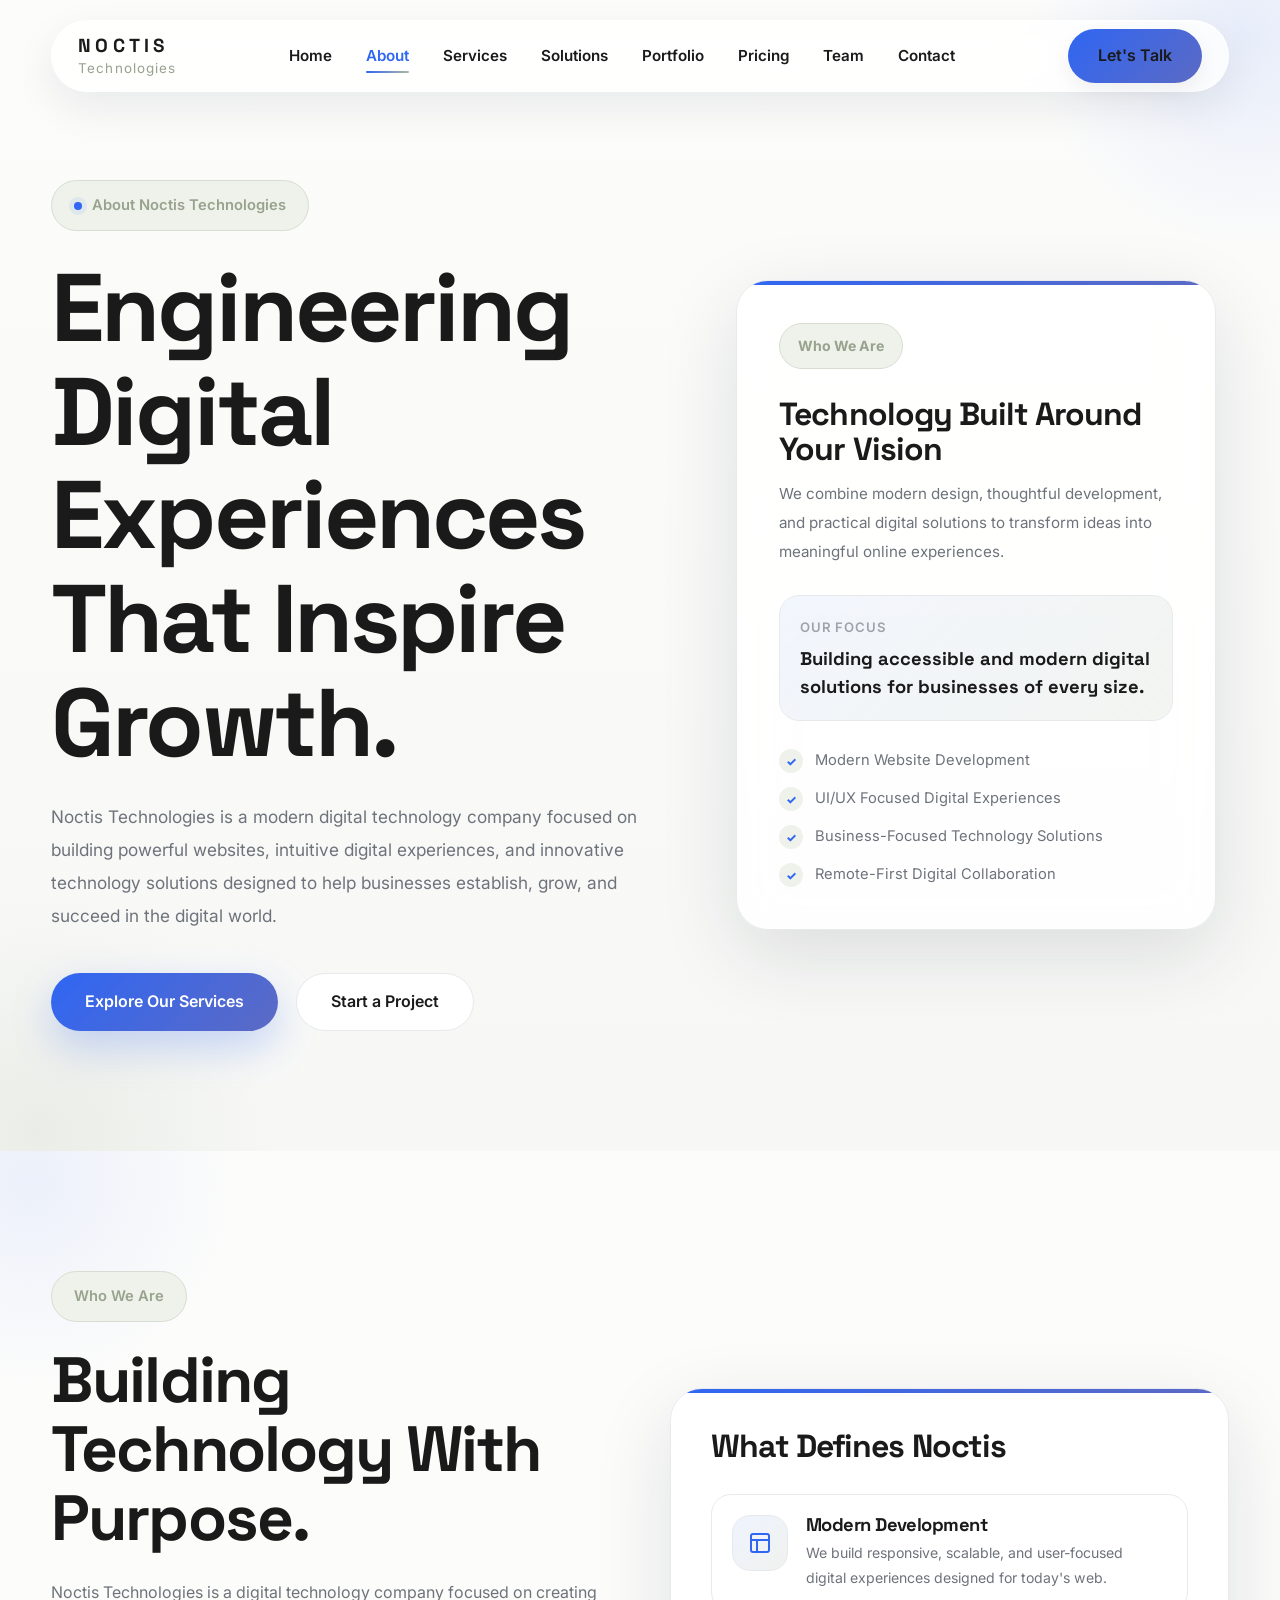
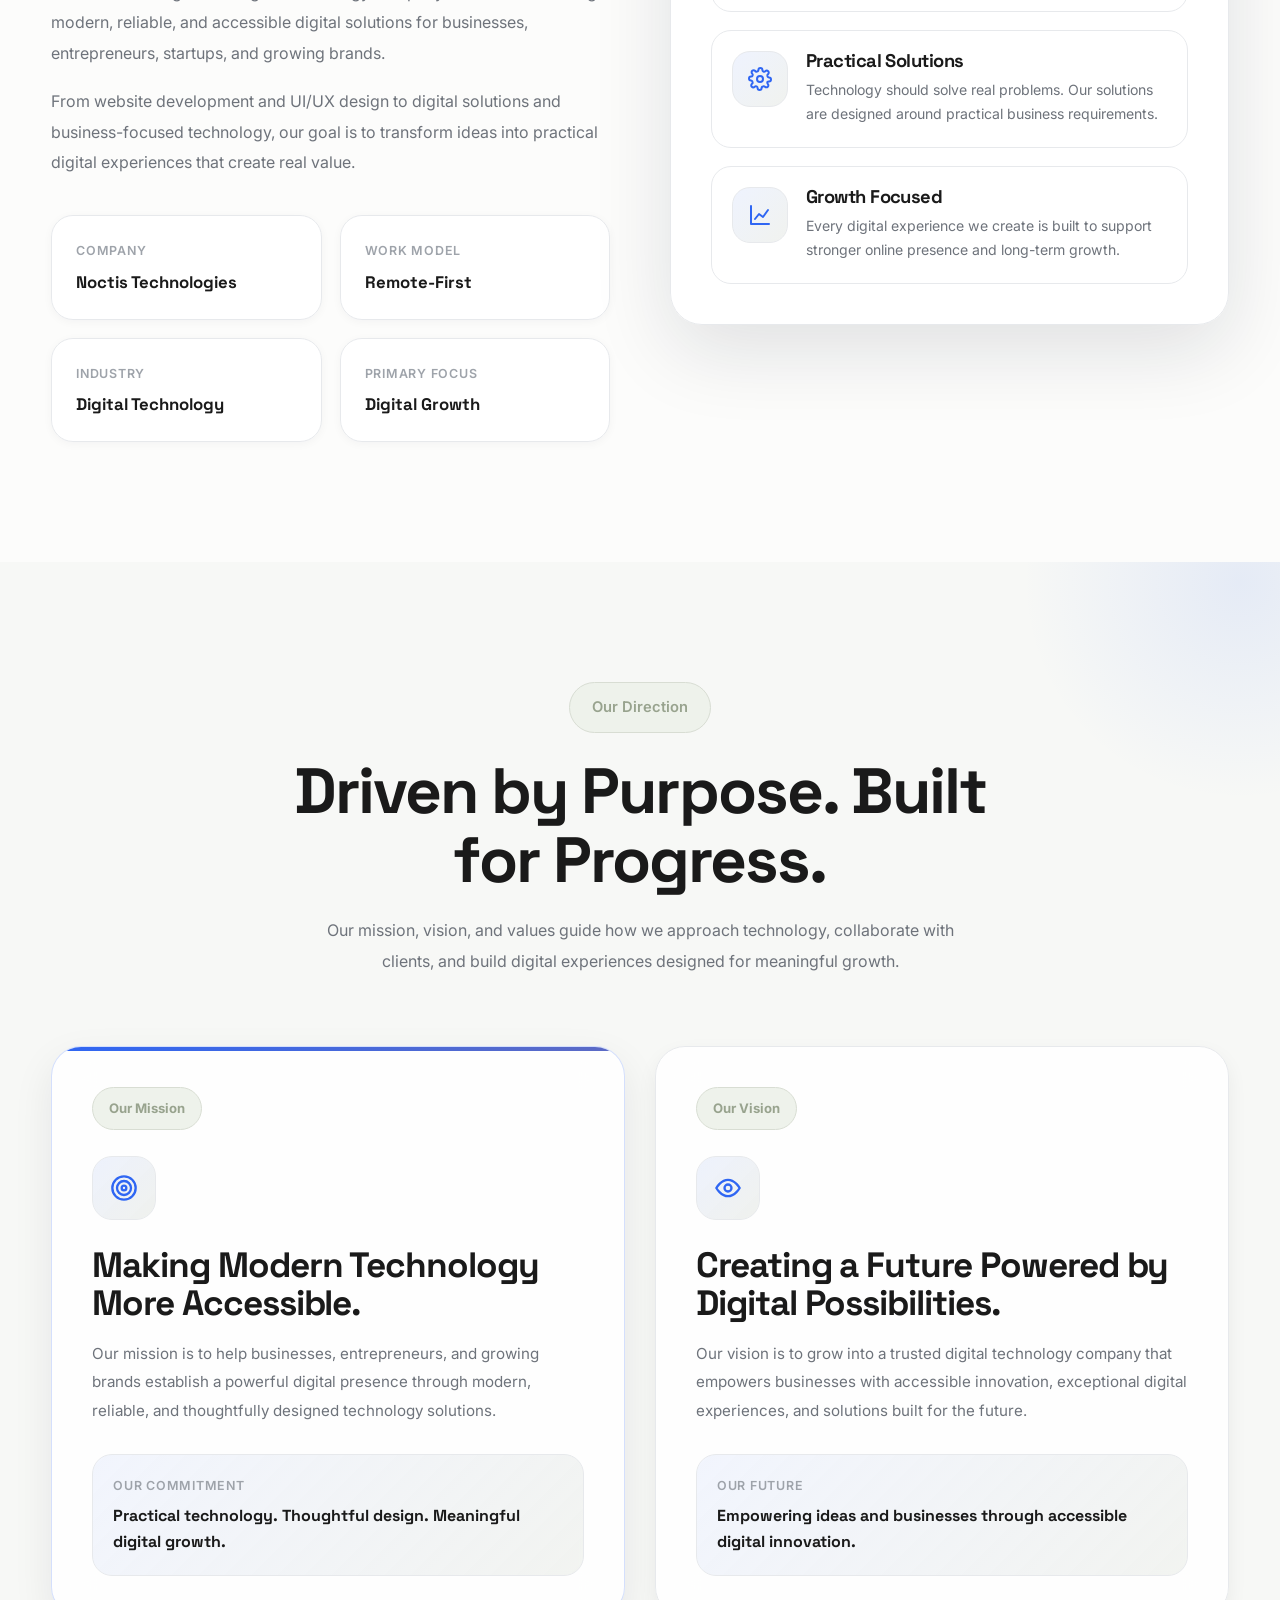
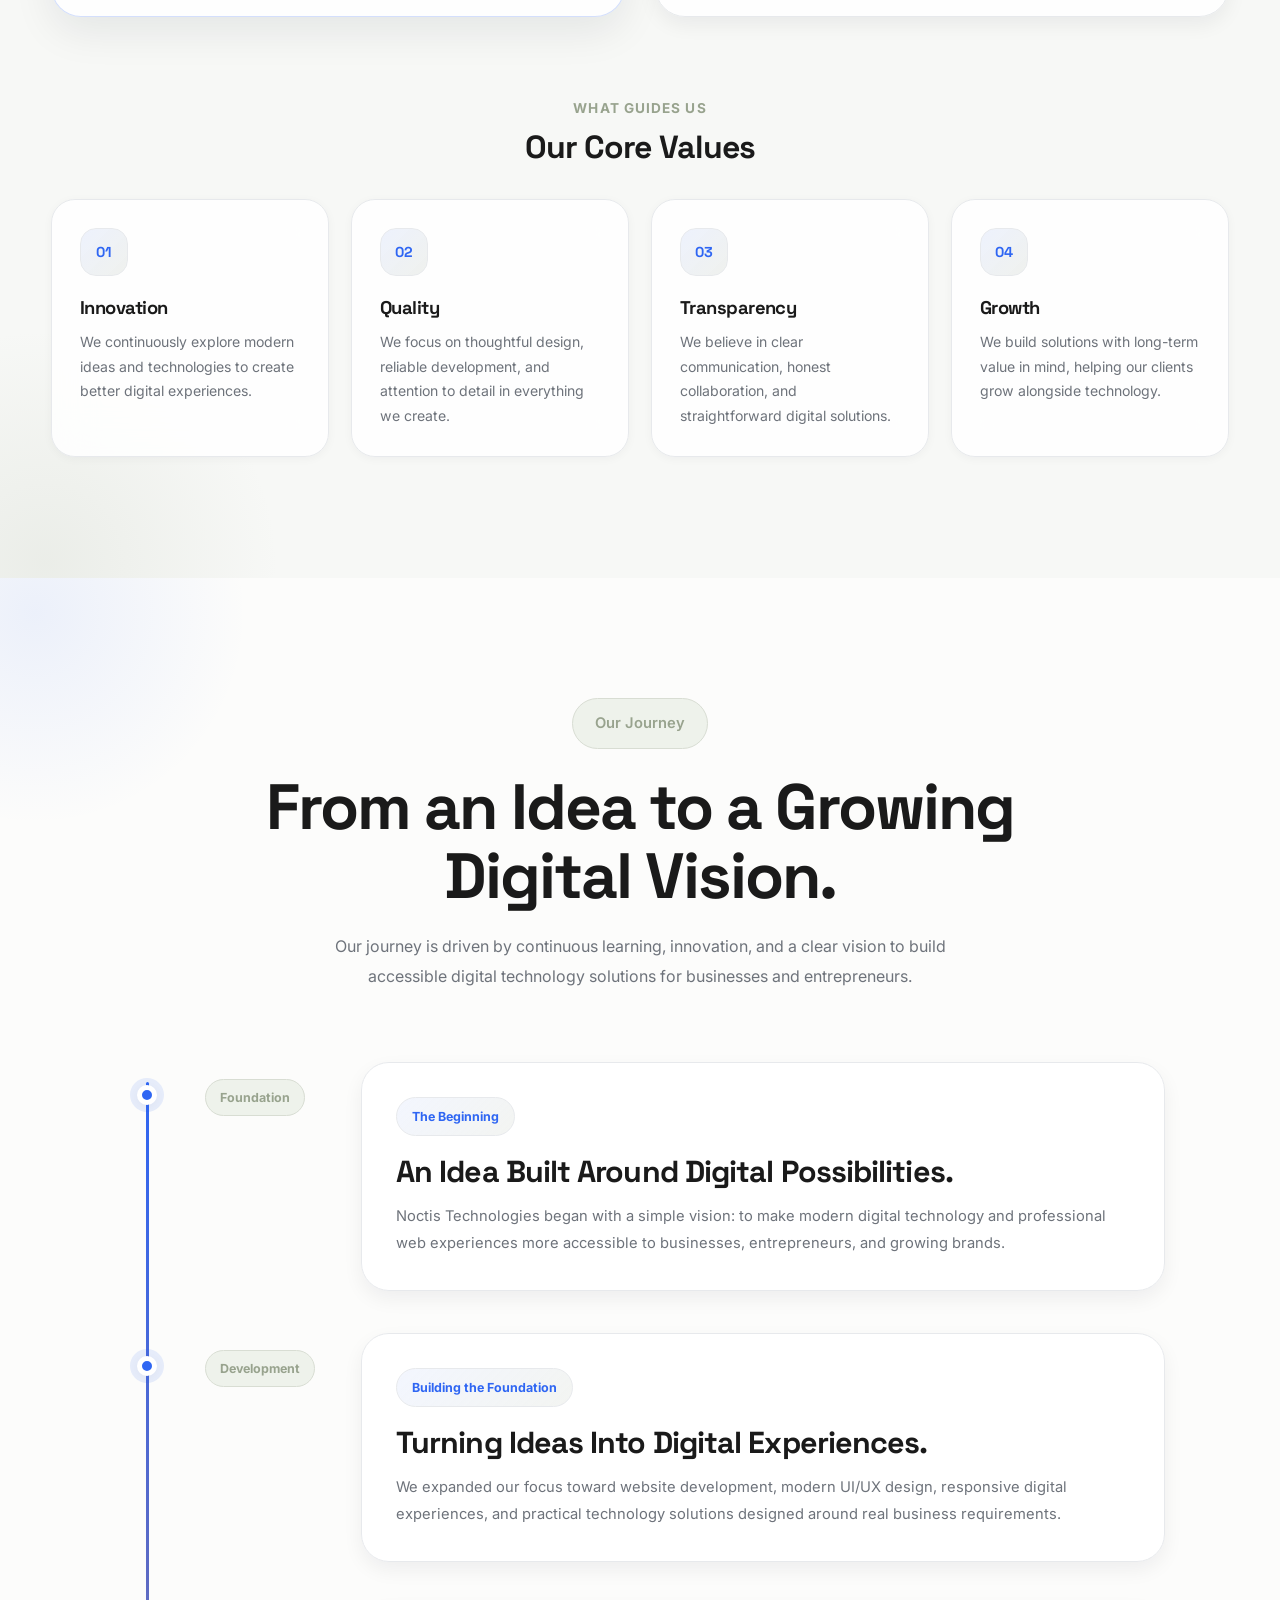
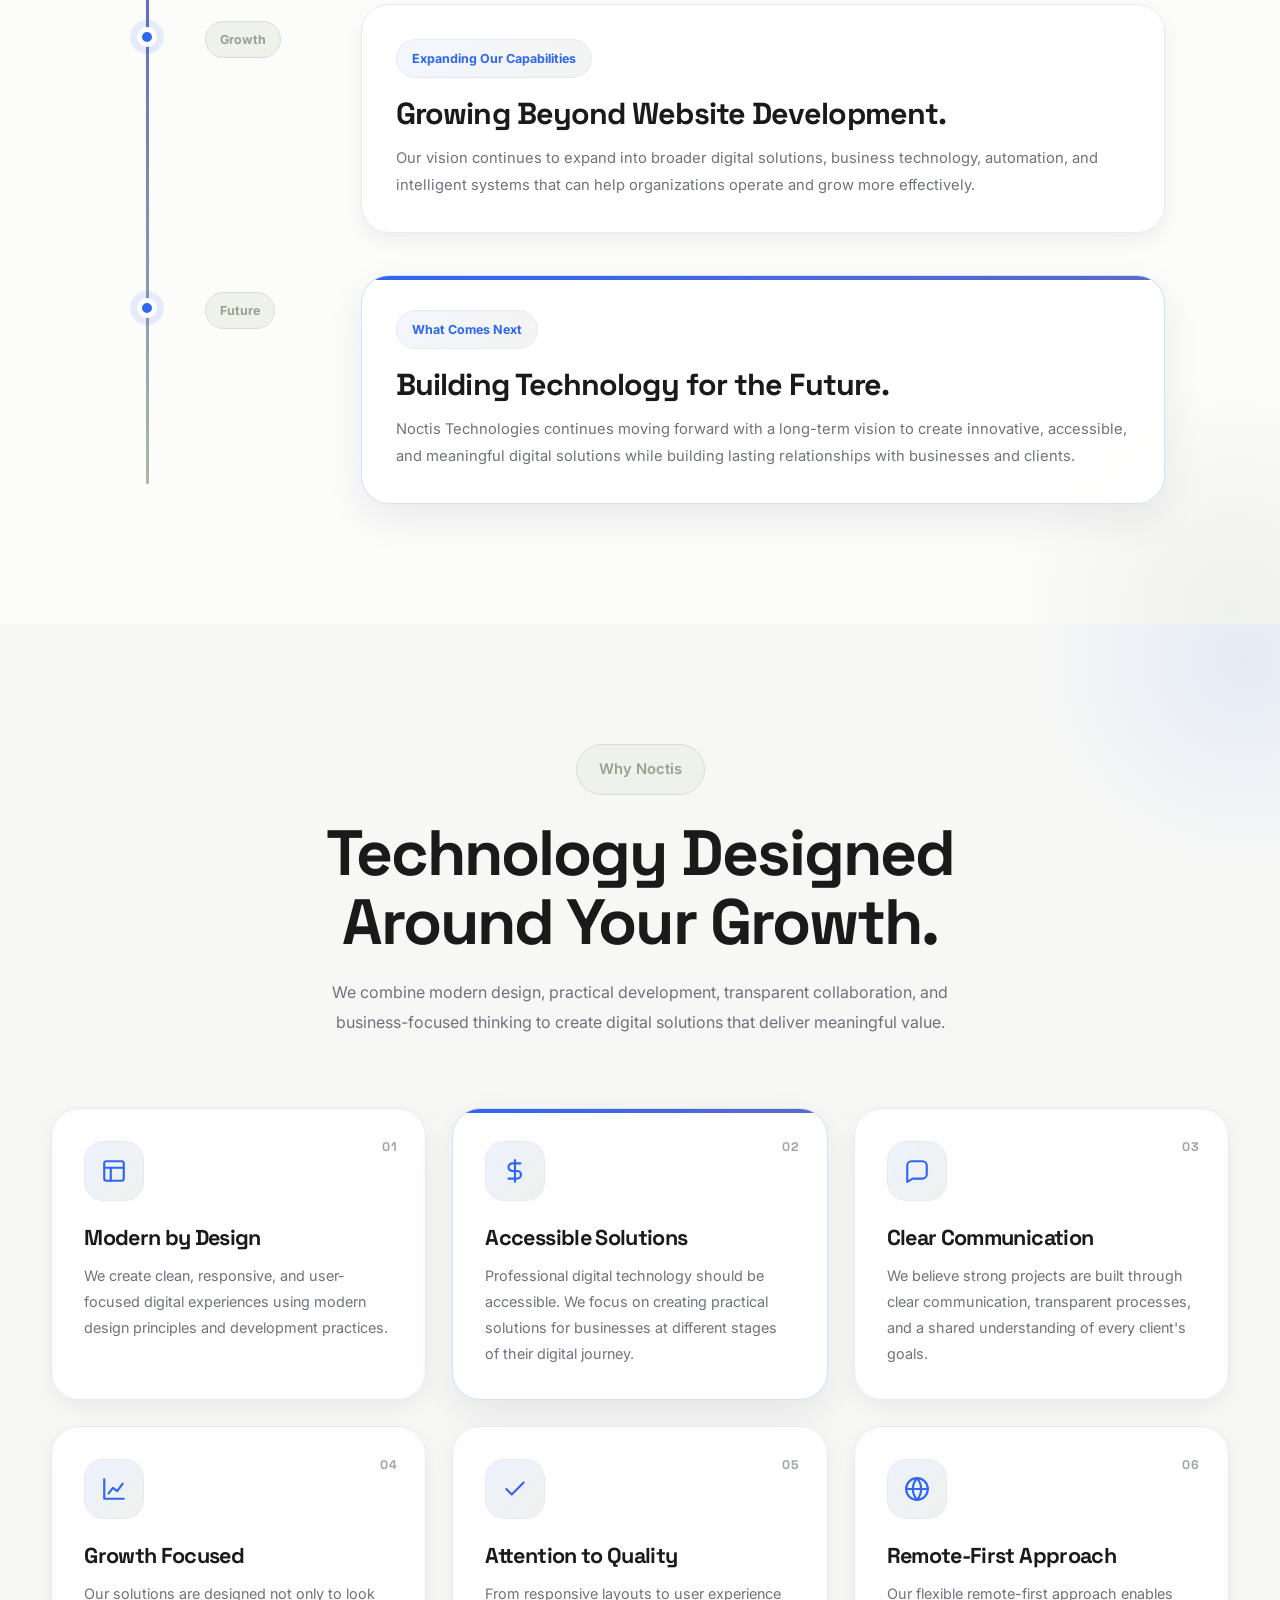
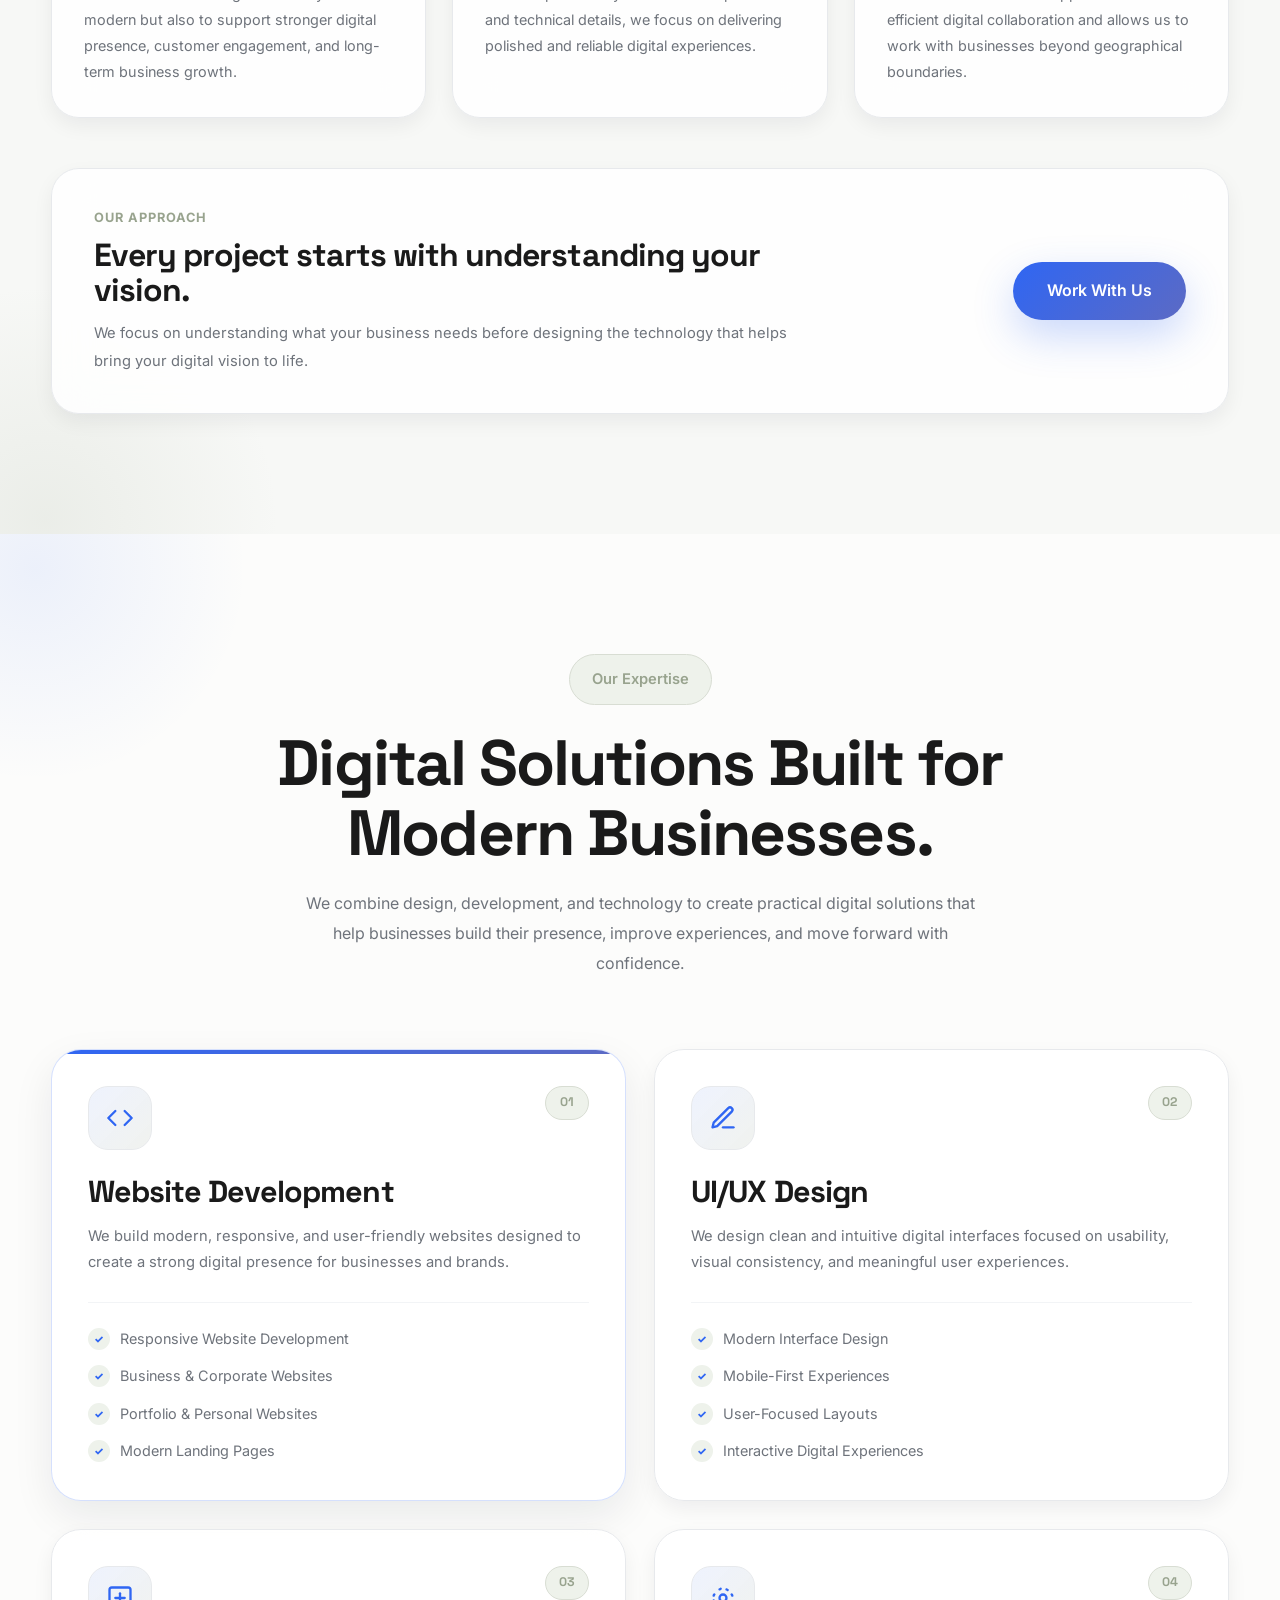
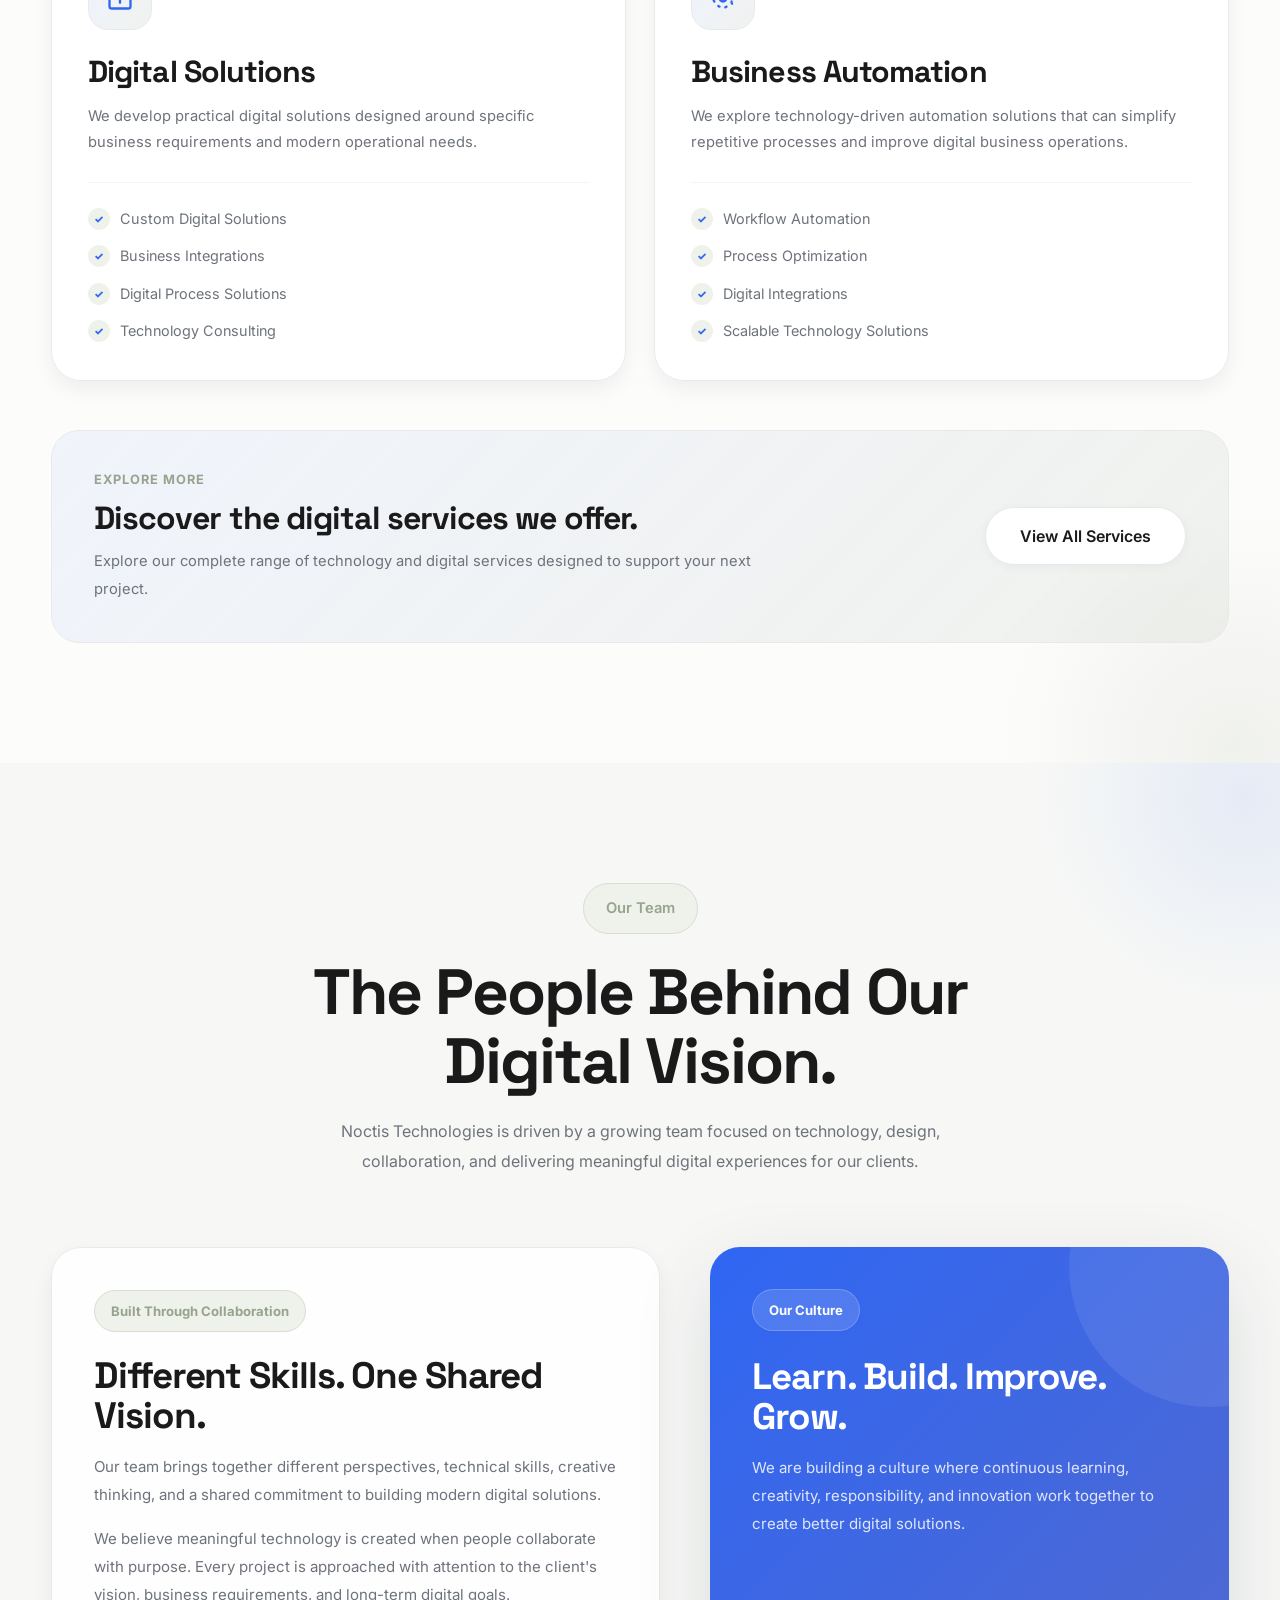
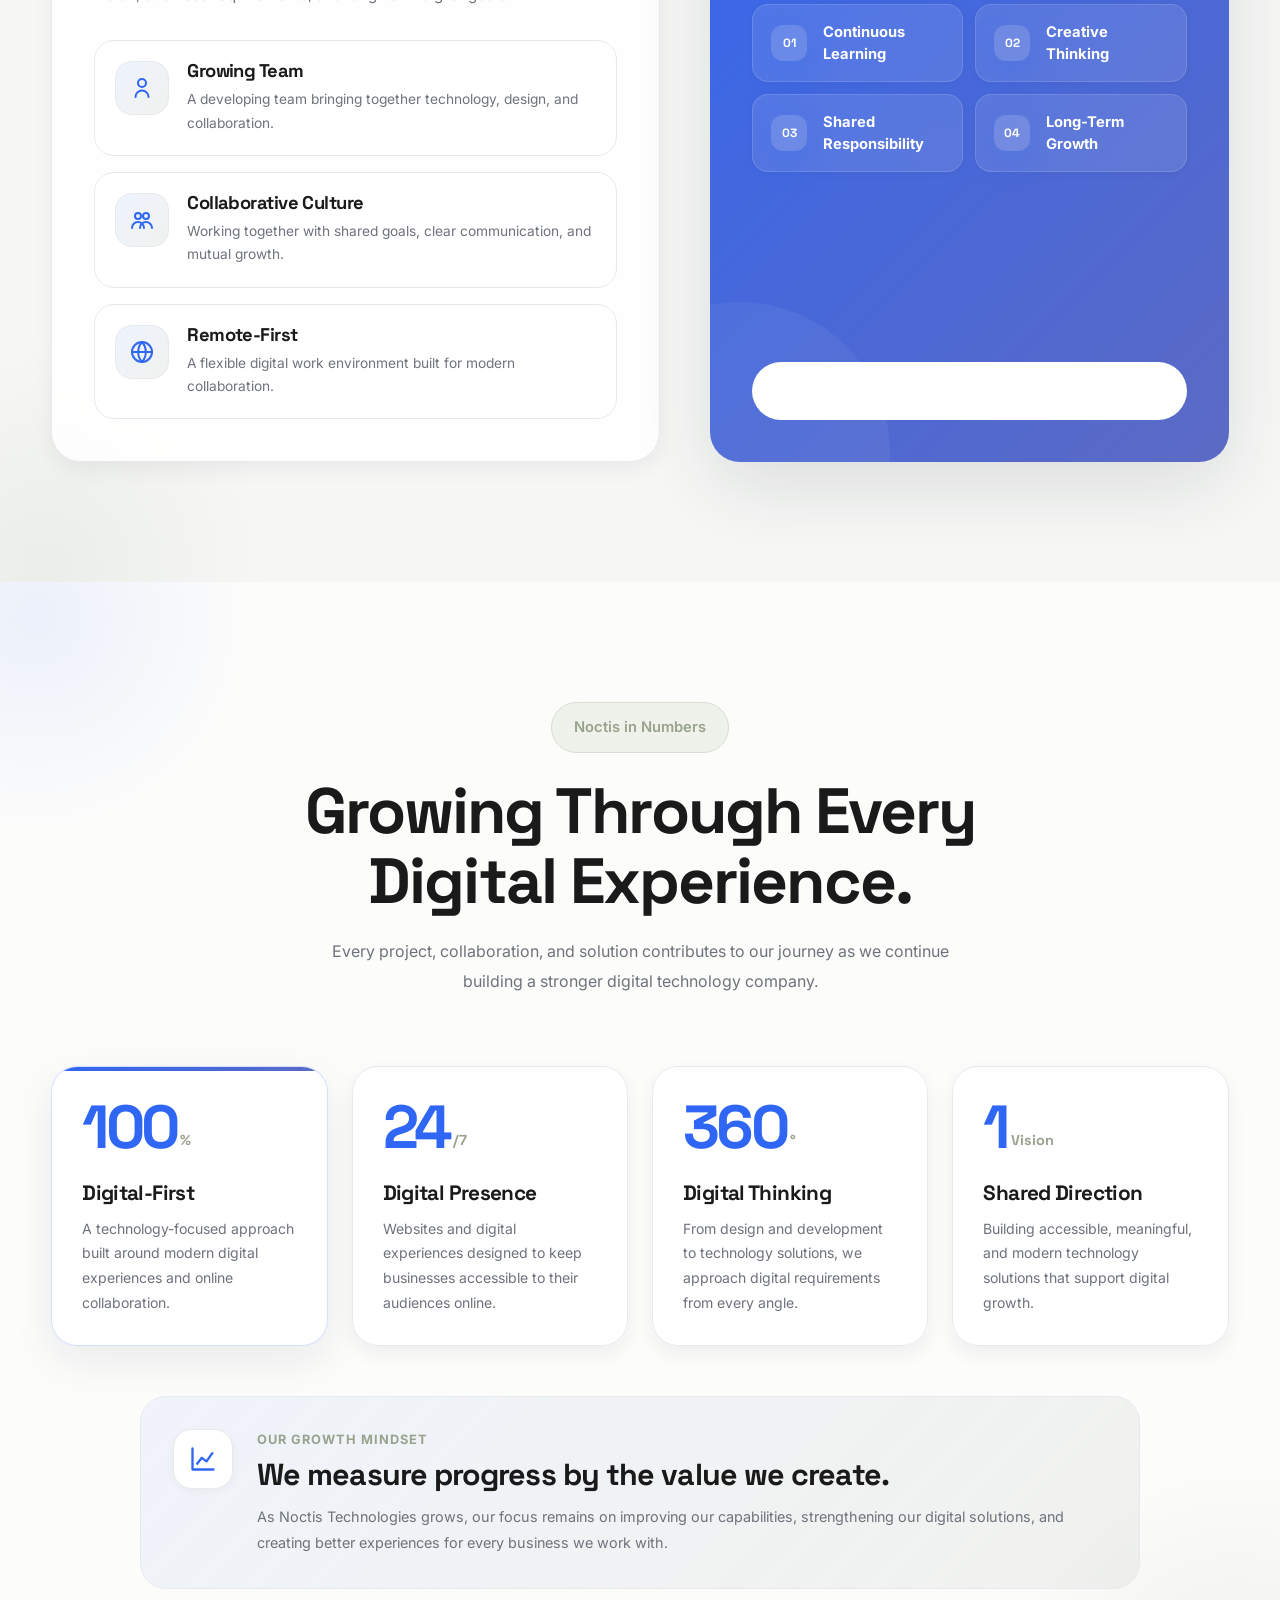
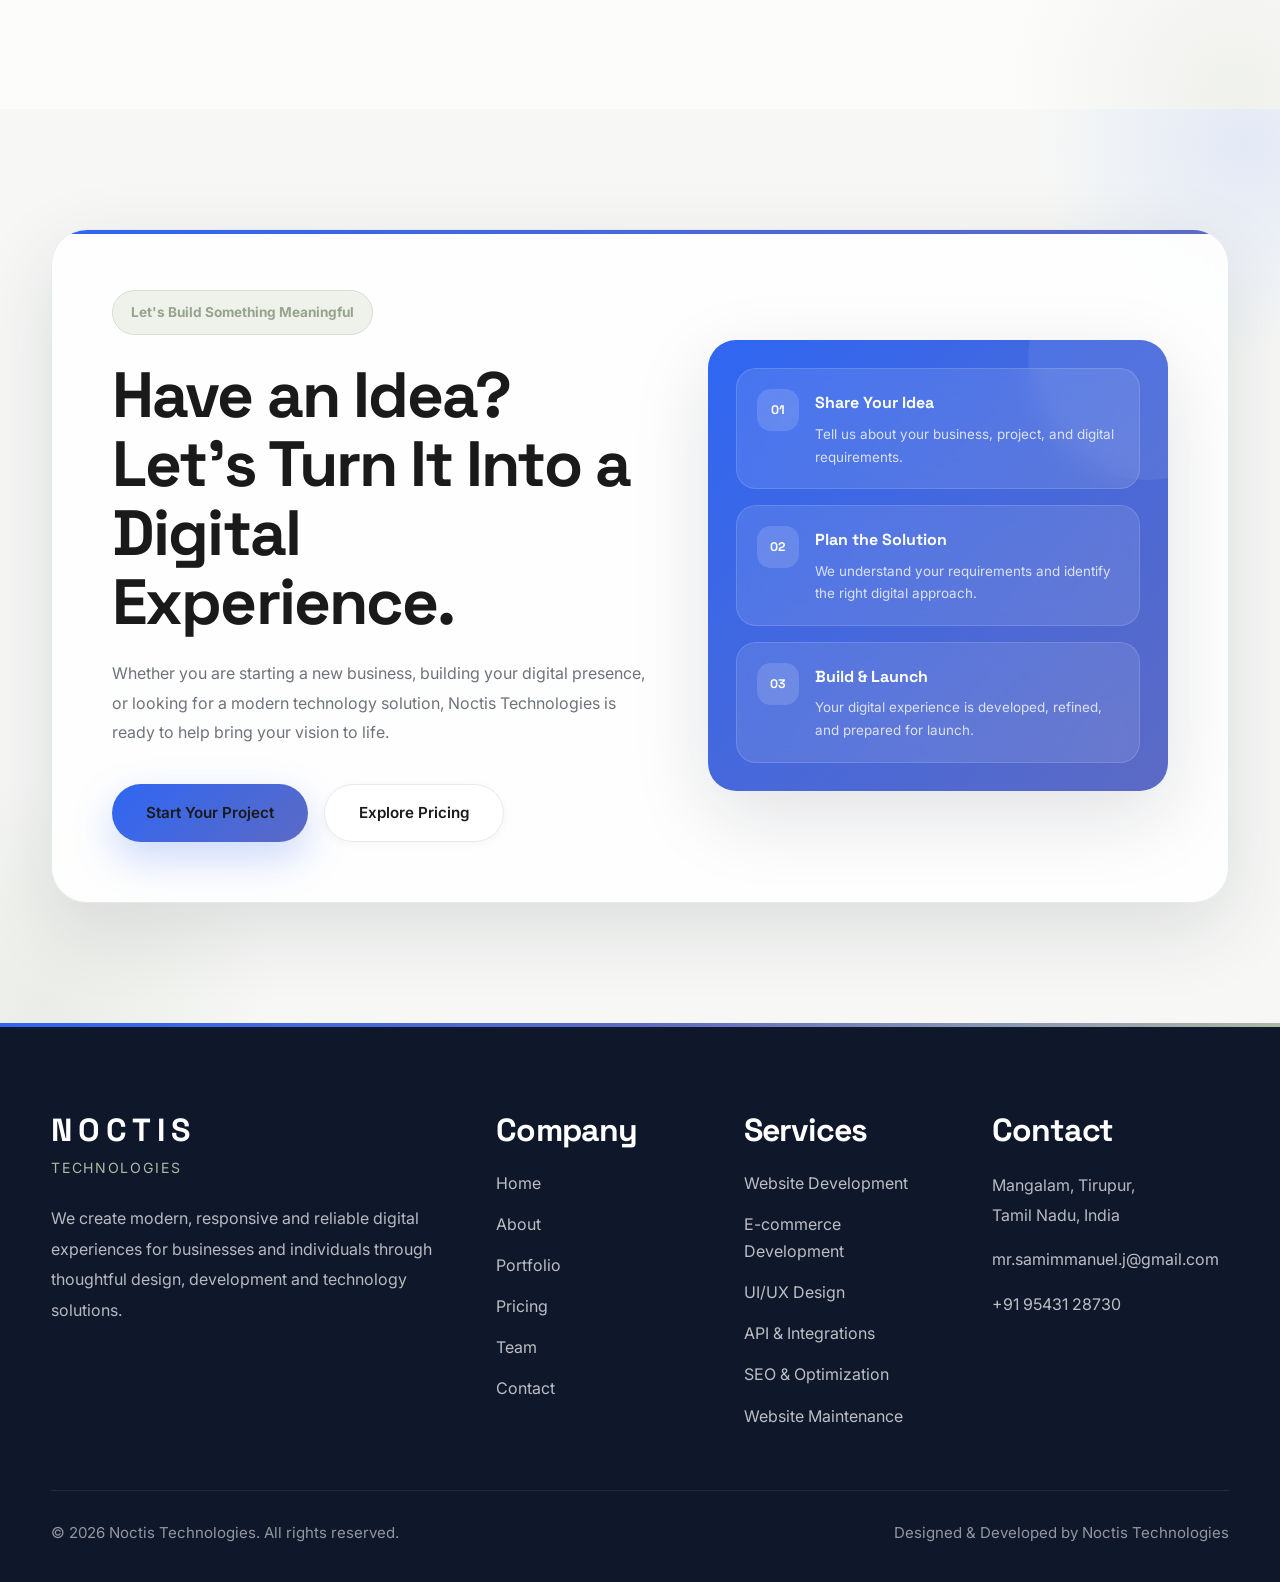
<file: about.html>
<!DOCTYPE html>

<html lang="en">

<html>

    <!--==================================================
    BASIC META
    ==================================================-->

    <meta charset="UTF-8">

    <meta name="viewport"
          content="width=device-width, initial-scale=1.0">

    <meta http-equiv="X-UA-Compatible"
          content="IE=edge">

    <meta name="theme-color"
          content="#2F66F3">


    <!--==================================================
    SEO
    ==================================================-->
<!-- Primary SEO -->
<title>About Noctis Technologies | Founder Sam Immanuel J</title>
<meta name="title" content="About Noctis Technologies | Founder Sam Immanuel J">
<meta name="description" content="Learn about Noctis Technologies, founded by Sam Immanuel J. Discover our mission, vision, core values, premium web development expertise, AI-powered innovation, and modern digital solutions for businesses worldwide.">
<meta name="keywords" content="Noctis Technologies, Sam Immanuel J, Website Development Company, Web Developer India, AI Solutions, UI UX Design, SEO Services, Business Automation, Premium Website Development, Digital Solutions">
<meta name="author" content="Sam Immanuel J">
<meta name="robots" content="index, follow, max-image-preview:large, max-snippet:-1, max-video-preview:-1">

<!-- Canonical -->
<link rel="canonical" href="https://www.noctistechnologies.gt.tc/about.html">

<!-- Open Graph -->
<meta property="og:type" content="website">
<meta property="og:title" content="About Noctis Technologies">
<meta property="og:description" content="Discover the story, mission, vision and innovation behind Noctis Technologies, founded by Sam Immanuel J.">
<meta property="og:url" content="https://www.noctistechnologies.gt.tc/about.html">
<meta property="og:site_name" content="Noctis Technologies">
<meta property="og:image" content="https://www.noctistechnologies.gt.tc/og-about.jpg">

<!-- Twitter -->
<meta name="twitter:card" content="summary_large_image">
<meta name="twitter:title" content="About Noctis Technologies">
<meta name="twitter:description" content="Learn about Noctis Technologies, our mission, vision, innovation and founder Sam Immanuel J.">
<meta name="twitter:image" content="https://www.noctistechnologies.gt.tc/about.jpg">

<!-- AboutPage Schema -->
<script type="application/ld+json">
{
  "@context":"https://schema.org",
  "@type":"AboutPage",
  "name":"About Noctis Technologies",
  "url":"https://www.noctistechnologies.gt.tc/about.html",
  "description":"About Noctis Technologies, a premium web development and digital solutions company founded by Sam Immanuel J."
}
</script>

<!-- Organization Schema -->
<script type="application/ld+json">
{
  "@context":"https://schema.org",
  "@type":"Organization",
  "name":"Noctis Technologies",
  "url":"https://www.noctistechnologies.gt.tc",
  "logo":"https://www.noctistechnologies.gt.tc/assets/images/logo.png",
  "founder":{
    "@type":"Person",
    "name":"Sam Immanuel J"
  },
  "description":"Noctis Technologies delivers premium website development, AI-powered solutions, UI/UX design, SEO optimization, business automation and digital transformation services.",
  "areaServed":"Worldwide"
}
</script>

<!-- Founder Schema -->
<script type="application/ld+json">
{
  "@context":"https://schema.org",
  "@type":"Person",
  "name":"Sam Immanuel J",
  "jobTitle":"Founder & Lead Web Architect",
  "worksFor":{
    "@type":"Organization",
    "name":"Noctis Technologies"
  },
  "url":"https://www.noctistechnologies.gt.tc/about.html"
}
</script>

    <!--==================================================
    GOOGLE FONTS
    ==================================================-->

    <link rel="preconnect"
          href="https://fonts.googleapis.com">

    <link rel="preconnect"
          href="https://fonts.gstatic.com"
          crossorigin>

    <link href="https://fonts.googleapis.com/css2?family=Inter:wght@300;400;500;600;700;800&family=Space+Grotesk:wght@400;500;600;700&display=swap"
          rel="stylesheet">

<link rel="stylesheet" href="navigation.css">
<link rel="stylesheet" href="footer.css">
    <link rel="stylesheet" href="about-button.css">

    <!--==================================================
    FAVICON
    ==================================================-->

    <link rel="icon"
          type="svg+xml"
          href="favicon.svg">


    <!--==================================================
    CSS
    ==================================================-->

    <style>
      /*==================================================
ROOT VARIABLES
==================================================*/

:root{

    /*==================================================
    BRAND COLORS
    ==================================================*/

    --primary:#2F66F3;
    --primary-light:#5A8CFF;
    --primary-dark:#214FCC;

    --secondary:#5C6AC4;


    /*==================================================
    ACCENT
    ==================================================*/

    --sage:#AEB8A4;
    --sage-dark:#98A38E;
    --sage-light:#D8DDD3;
    --sage-soft:#EEF2EB;


    /*==================================================
    BACKGROUND
    ==================================================*/

    --background:#FCFCFB;
    --section:#F7F8F6;
    --surface:#FFFFFF;
    --card:#FFFFFF;


    /*==================================================
    TEXT
    ==================================================*/

    --text:#1A1A1A;
    --text-light:#6E737B;
    --text-muted:#9EA3AA;


    /*==================================================
    STATUS
    ==================================================*/

    --success:#22C55E;
    --warning:#F59E0B;
    --danger:#EF4444;


    /*==================================================
    BORDER
    ==================================================*/

    --border:#E7E9EC;
    --divider:#F2F4F6;


    /*==================================================
    SHADOWS
    ==================================================*/

    --shadow-xs:0 2px 10px rgba(17,24,39,.04);

    --shadow-sm:0 8px 20px rgba(17,24,39,.06);

    --shadow:0 15px 40px rgba(17,24,39,.08);

    --shadow-lg:0 25px 80px rgba(17,24,39,.12);


    /*==================================================
    GLOW
    ==================================================*/

    --blue-glow:0 0 60px rgba(47,102,243,.18);

    --sage-glow:0 0 60px rgba(174,184,164,.20);


    /*==================================================
    GLASS
    ==================================================*/

    --glass:rgba(255,255,255,.72);

    --glass-border:rgba(255,255,255,.65);

    --blur:blur(22px);


    /*==================================================
    RADIUS
    ==================================================*/

    --radius-xs:12px;
    --radius-sm:18px;
    --radius:24px;
    --radius-lg:32px;
    --radius-xl:40px;


    /*==================================================
    SPACING
    ==================================================*/

    --space-1:8px;
    --space-2:16px;
    --space-3:24px;
    --space-4:32px;
    --space-5:48px;
    --space-6:64px;
    --space-7:96px;
    --space-8:120px;


    /*==================================================
    LAYOUT
    ==================================================*/

    --container:1320px;

    --header-height:90px;


    /*==================================================
    ANIMATION
    ==================================================*/

    --transition:.35s ease;

}


/*==================================================
GLOBAL CSS
==================================================*/
/* =========================
   GLOBAL LINK STYLES
========================= */

a,
a:link,
a:visited{
    color:var(--text) !important;
    text-decoration:none !important;
}

a:hover{
    color:var(--primary) !important;
}

nav a,
.mobile-menu a,
.footer a{
    color:var(--text) !important;
}

nav a.active,
.mobile-menu a.active{
    color:var(--primary) !important;
}

*{
    -webkit-tap-highlight-color:transparent;
}
      /* ==========================================
   GLOBAL LINK RESET
========================================== */

a,
a:link,
a:visited,
a:hover,
a:active,
a:focus{

    color:inherit !important;
    text-decoration:none !important;
    outline:none !important;

}

nav a,
.mobile-menu a,
.footer a,
.btn-primary,
.btn-secondary{

    color:inherit !important;
    text-decoration:none !important;

}

a:focus-visible{

    outline:none !important;
    box-shadow:none !important;

}

*{
    -webkit-tap-highlight-color:transparent;
}


/*==================================================
RESET
==================================================*/

*,
*::before,
*::after{

    margin:0;

    padding:0;

    box-sizing:border-box;

}


html{

    font-size:16px;

    scroll-behavior:smooth;

    scroll-padding-top:var(--header-height);

}


body{

    font-family:"Inter",sans-serif;

    background:var(--background);

    color:var(--text);

    line-height:1.7;

    overflow-x:hidden;

    text-rendering:optimizeLegibility;

    -webkit-font-smoothing:antialiased;

    -moz-osx-font-smoothing:grayscale;

}


/*==================================================
TYPOGRAPHY
==================================================*/

h1,
h2,
h3,
h4,
h5,
h6{

    font-family:"Space Grotesk",sans-serif;

    font-weight:700;

    color:var(--text);

    line-height:1.08;

    letter-spacing:-.03em;

}


h1{

    font-size:clamp(3rem,8vw,6rem);

}


h2{

    font-size:clamp(2.3rem,5vw,4rem);

}


h3{

    font-size:clamp(1.45rem,3vw,2rem);

}


h4{

    font-size:1.15rem;

}


p{

    color:var(--text-light);

    font-size:1rem;

    line-height:1.9;

}


a{

    text-decoration:none;

    color:inherit;

    transition:var(--transition);

}


ul{

    list-style:none;

}


img{

    display:block;

    width:100%;

    height:auto;

}


svg{

    display:block;

    flex-shrink:0;

}


button{

    border:none;

    outline:none;

    background:none;

    font:inherit;

    cursor:pointer;

}


input,
textarea,
select{

    width:100%;

    border:none;

    outline:none;

    background:none;

    font:inherit;

}


/*==================================================
LAYOUT
==================================================*/

.container{

    width:min(92%,var(--container));

    margin-inline:auto;

}


section{

    position:relative;

    padding:120px 0;

}


/*==================================================
SECTION HEADING
==================================================*/

.section-heading{

    max-width:760px;

    margin:0 auto 70px;

    text-align:center;

}


.section-badge{

    display:inline-flex;

    align-items:center;

    justify-content:center;

    padding:12px 22px;

    margin-bottom:24px;

    border-radius:999px;

    background:var(--sage-soft);

    border:1px solid var(--sage-light);

    color:var(--sage-dark);

    font-size:.92rem;

    font-weight:600;

}


.section-heading h2{

    margin-bottom:20px;

}


.section-heading p{

    max-width:680px;

    margin:auto;

}


/*==================================================
BUTTONS
==================================================*/

.btn-primary{

    display:inline-flex;

    align-items:center;

    justify-content:center;

    min-height:54px;

    padding:0 30px;

    border-radius:999px;

    background:linear-gradient(
        135deg,
        var(--primary),
        var(--secondary)
    );

    color:#fff;

    font-weight:600;

    box-shadow:var(--shadow-sm);

    transition:var(--transition);

}


.btn-primary:hover{

    transform:translateY(-4px);

    box-shadow:var(--shadow-lg);

}


.btn-secondary{

    display:inline-flex;

    align-items:center;

    justify-content:center;

    min-height:54px;

    padding:0 30px;

    border-radius:999px;

    border:1px solid var(--border);

    background:#fff;

    color:var(--text);

    font-weight:600;

    transition:var(--transition);

}


.btn-secondary:hover{

    color:var(--primary);

    border-color:var(--primary);

    transform:translateY(-4px);

}


/*==================================================
SCROLLBAR
==================================================*/

::-webkit-scrollbar{

    width:10px;

}


::-webkit-scrollbar-track{

    background:var(--section);

}


::-webkit-scrollbar-thumb{

    background:linear-gradient(
        var(--primary),
        var(--sage)
    );

    border-radius:999px;

}


/*==================================================
TEXT SELECTION
==================================================*/

::selection{

    background:var(--primary);

    color:#fff;

}


/*==================================================
FOCUS
==================================================*/

:focus-visible{

    outline:3px solid rgba(47,102,243,.35);

    outline-offset:4px;

}


/*==================================================
GLOBAL RESPONSIVE
==================================================*/

@media(max-width:992px){

    .container{

        width:94%;

    }

}


@media(max-width:768px){

    section{

        padding:90px 0;

    }

}


@media(max-width:480px){

    html{

        font-size:15px;

    }

    section{

        padding:75px 0;

    }

    .section-heading{

        margin-bottom:50px;

    }

      }
      /*==================================================
HEADER
==================================================*/

.header{

    position:fixed;

    top:0;

    left:0;

    width:100%;

    z-index:1000;

    padding:20px 0;

    transition:all .35s ease;

}

.header.scrolled{

    padding:14px 0;

}


/*==================================================
NAVBAR
==================================================*/

.navbar{

    display:flex;

    align-items:center;

    justify-content:space-between;

    gap:40px;

    height:72px;

    padding:0 26px;

    background:rgba(255,255,255,.78);

    backdrop-filter:blur(24px);

    -webkit-backdrop-filter:blur(24px);

    border:1px solid rgba(255,255,255,.65);

    border-radius:999px;

    box-shadow:
    var(--shadow),
    inset 0 1px rgba(255,255,255,.9);

}


/*==================================================
LOGO
==================================================*/

.brand{

    display:flex;

    align-items:center;

    gap:14px;

    flex-shrink:0;

}

.brand img{

    width:48px;

    height:48px;

    object-fit:contain;

}

.brand-text{

    display:flex;

    flex-direction:column;

    line-height:1;

}

.brand-title{

    font-family:"Space Grotesk",sans-serif;

    font-size:1.18rem;

    font-weight:700;

    letter-spacing:.22em;

    text-transform:uppercase;

}

.brand-subtitle{

    margin-top:6px;

    font-size:.84rem;

    color:var(--sage-dark);

    letter-spacing:.08em;

}


/*==================================================
DESKTOP NAVIGATION
==================================================*/

.nav-links{

    display:flex;

    align-items:center;

    gap:34px;

}

.nav-links li{

    list-style:none;

}

.nav-links a{

    position:relative;

    font-size:.95rem;

    font-weight:600;

    color:var(--text-light);

    transition:.35s;

}

.nav-links a:hover,
.nav-links a.active{

    color:var(--primary);

}

.nav-links a::after{

    content:"";

    position:absolute;

    left:0;

    bottom:-8px;

    width:0;

    height:2px;

    border-radius:999px;

    background:linear-gradient(
        90deg,
        var(--primary),
        var(--sage)
    );

    transition:.35s;

}

.nav-links a:hover::after,
.nav-links a.active::after{

    width:100%;

}


/*==================================================
RIGHT AREA
==================================================*/

.nav-right{

    display:flex;

    align-items:center;

    gap:16px;

}


/*==================================================
MENU TOGGLE
==================================================*/

.menu-toggle{

    display:none;

    width:52px;

    height:52px;

    align-items:center;

    justify-content:center;

    flex-shrink:0;

    border-radius:50%;

    background:#fff;

    color:var(--text);

    border:1px solid var(--border);

    box-shadow:var(--shadow-xs);

    transition:.35s;

}

.menu-toggle:hover{

    transform:scale(1.05);

    border-color:var(--primary);

    color:var(--primary);

}


/*==================================================
PREMIUM MOBILE MENU
==================================================*/

.mobile-menu{

    position:fixed;

    inset:0;

    width:100%;

    height:100vh;

    height:100dvh;

    background:rgba(252,252,251,.98);

    backdrop-filter:blur(28px);

    -webkit-backdrop-filter:blur(28px);

    transform:translateX(100%);

    transition:.45s ease;

    z-index:9999;

    overflow-y:auto;

    padding:100px 30px 40px;

}

.mobile-menu.active{

    transform:translateX(0);

}

.mobile-menu nav{

    display:flex;

    flex-direction:column;

    max-width:700px;

    margin:auto;

}

.mobile-menu nav a{

    display:flex;

    align-items:center;

    justify-content:space-between;

    padding:22px 0;

    font-family:"Space Grotesk",sans-serif;

    font-size:1.25rem;

    font-weight:600;

    color:var(--text);

    border-bottom:1px solid var(--divider);

    transition:.3s;

}

.mobile-menu nav a:hover{

    color:var(--primary);

    padding-left:10px;

}

.mobile-menu nav a.active{

    color:var(--primary);

}

.mobile-menu .btn-primary{

    margin-top:34px;

    width:100%;

    border-bottom:none;

    color:#fff;

}

.mobile-menu .btn-primary:hover{

    color:#fff;

    padding-left:0;

}


/*==================================================
SCROLL PROGRESS
==================================================*/

.scroll-progress{

    position:fixed;

    top:0;

    left:0;

    width:0;

    height:3px;

    background:linear-gradient(
        90deg,
        var(--primary),
        var(--secondary)
    );

    z-index:10001;

}


/*==================================================
NAVIGATION RESPONSIVE
==================================================*/

@media(max-width:1100px){

    .nav-links{

        display:none;

    }

    .menu-toggle{

        display:flex;

    }

    .nav-right .btn-primary{

        display:none;

    }

}


@media(max-width:768px){

    .header{

        padding:14px 0;

    }

    .navbar{

        height:66px;

        padding:0 18px;

        border-radius:24px;

    }

    .brand-title{

        font-size:1.05rem;

    }

    .brand-subtitle{

        font-size:.78rem;

    }

    .mobile-menu{

        padding:90px 24px 30px;

    }

}


@media(max-width:480px){

    .navbar{

        padding:0 14px;

    }

    .mobile-menu nav a{

        font-size:1.15rem;

        padding:18px 0;

    }

    .menu-toggle{

        width:48px;

        height:48px;

    }

}


@media(max-width:360px){

    .brand-title{

        font-size:.95rem;

        letter-spacing:.18em;

    }

    .brand-subtitle{

        font-size:.72rem;

    }

    .menu-toggle{

        width:44px;

        height:44px;

    }

}
      /*==================================================
ABOUT HERO
==================================================*/

.about-hero{

    position:relative;

    overflow:hidden;

    padding:180px 0 120px;

    background:linear-gradient(
        180deg,
        var(--background),
        var(--section)
    );

}


/*==================================================
BACKGROUND GLOW
==================================================*/

.about-hero::before{

    content:"";

    position:absolute;

    top:-180px;

    right:-180px;

    width:430px;

    height:430px;

    border-radius:50%;

    background:radial-gradient(
        rgba(47,102,243,.10),
        transparent 70%
    );

}

.about-hero::after{

    content:"";

    position:absolute;

    bottom:-220px;

    left:-200px;

    width:480px;

    height:480px;

    border-radius:50%;

    background:radial-gradient(
        rgba(174,184,164,.18),
        transparent 70%
    );

}


/*==================================================
HERO LAYOUT
==================================================*/

.about-hero-wrapper{

    display:grid;

    grid-template-columns:1.08fr .92fr;

    gap:80px;

    align-items:center;

    position:relative;

    z-index:2;

}


/*==================================================
HERO CONTENT
==================================================*/

.about-hero-content{

    position:relative;

}

.about-hero-content h1{

    margin:26px 0;

}

.about-hero-content p{

    max-width:680px;

    margin-bottom:40px;

    font-size:1.08rem;

}


/*==================================================
HERO BADGE
==================================================*/

.about-hero-badge{

    display:inline-flex;

    align-items:center;

    gap:10px;

    padding:12px 22px;

    border-radius:999px;

    background:var(--sage-soft);

    border:1px solid var(--sage-light);

    color:var(--sage-dark);

    font-size:.92rem;

    font-weight:600;

}

.about-hero-badge::before{

    content:"";

    width:8px;

    height:8px;

    flex-shrink:0;

    border-radius:50%;

    background:var(--primary);

    box-shadow:0 0 0 5px rgba(47,102,243,.08);

}


/*==================================================
HERO BUTTONS
==================================================*/

.about-hero-buttons{

    display:flex;

    flex-wrap:wrap;

    gap:18px;

}


/*==================================================
HERO VISUAL
==================================================*/

.about-hero-visual{

    display:flex;

    justify-content:center;

    align-items:center;

}


/*==================================================
MAIN ABOUT CARD
==================================================*/

.about-main-card{

    position:relative;

    width:100%;

    max-width:480px;

    padding:42px;

    border-radius:32px;

    background:rgba(255,255,255,.84);

    backdrop-filter:blur(24px);

    -webkit-backdrop-filter:blur(24px);

    border:1px solid var(--border);

    box-shadow:var(--shadow-lg);

    overflow:hidden;

}


/*==================================================
CARD TOP ACCENT
==================================================*/

.about-main-card::before{

    content:"";

    position:absolute;

    top:0;

    left:0;

    width:100%;

    height:4px;

    background:linear-gradient(
        90deg,
        var(--primary),
        var(--secondary)
    );

}


/*==================================================
CARD BADGE
==================================================*/

.about-card-badge{

    display:inline-flex;

    align-items:center;

    padding:10px 18px;

    margin-bottom:28px;

    border-radius:999px;

    background:var(--sage-soft);

    border:1px solid var(--sage-light);

    color:var(--sage-dark);

    font-size:.88rem;

    font-weight:700;

}


/*==================================================
CARD CONTENT
==================================================*/

.about-main-card h3{

    margin-bottom:14px;

}

.about-main-card > p{

    margin-bottom:28px;

    font-size:.95rem;

}


/*==================================================
ABOUT HIGHLIGHT
==================================================*/

.about-highlight{

    padding:20px;

    margin-bottom:28px;

    border-radius:20px;

    background:linear-gradient(
        135deg,
        rgba(47,102,243,.06),
        rgba(174,184,164,.15)
    );

    border:1px solid var(--border);

}

.about-highlight span{

    display:block;

    margin-bottom:7px;

    color:var(--text-muted);

    font-size:.82rem;

    font-weight:600;

    text-transform:uppercase;

    letter-spacing:.06em;

}

.about-highlight strong{

    display:block;

    font-family:"Space Grotesk",sans-serif;

    color:var(--text);

    font-size:1.15rem;

    line-height:1.5;

}


/*==================================================
ABOUT FEATURES
==================================================*/

.about-features{

    display:grid;

    gap:14px;

}

.about-feature{

    display:flex;

    align-items:flex-start;

    gap:12px;

    color:var(--text-light);

    font-size:.92rem;

    line-height:1.6;

}

.about-feature::before{

    content:"✓";

    display:flex;

    align-items:center;

    justify-content:center;

    flex:0 0 24px;

    width:24px;

    height:24px;

    border-radius:50%;

    background:var(--sage-soft);

    color:var(--primary);

    font-size:.75rem;

    font-weight:800;

}


/*==================================================
RESPONSIVE
==================================================*/

@media(max-width:992px){

    .about-hero-wrapper{

        grid-template-columns:1fr;

        gap:60px;

        text-align:center;

    }

    .about-hero-content p{

        margin:0 auto 36px;

    }

    .about-hero-buttons{

        justify-content:center;

    }

    .about-hero-visual{

        margin-top:10px;

    }

    .about-main-card{

        text-align:left;

    }

}


@media(max-width:768px){

    .about-hero{

        padding:150px 0 90px;

    }

    .about-hero-wrapper{

        gap:45px;

    }

    .about-main-card{

        padding:32px;

    }

}


@media(max-width:480px){

    .about-hero{

        padding:130px 0 75px;

    }

    .about-hero-content h1{

        font-size:clamp(2.5rem,13vw,3.7rem);

    }

    .about-hero-buttons{

        flex-direction:column;

    }

    .about-hero-buttons .btn-primary,
    .about-hero-buttons .btn-secondary{

        width:100%;

    }

    .about-main-card{

        padding:24px;

        border-radius:24px;

    }

    .about-highlight{

        padding:18px;

    }

}


@media(max-width:360px){

    .about-main-card{

        padding:20px;

    }

      }
      /*==================================================
COMPANY OVERVIEW
==================================================*/

.company-overview{

    position:relative;

    overflow:hidden;

    background:var(--background);

}


/*==================================================
BACKGROUND GLOW
==================================================*/

.company-overview::before{

    content:"";

    position:absolute;

    top:-180px;

    left:-180px;

    width:420px;

    height:420px;

    border-radius:50%;

    background:radial-gradient(
        rgba(47,102,243,.08),
        transparent 70%
    );

}


/*==================================================
OVERVIEW LAYOUT
==================================================*/

.overview-wrapper{

    display:grid;

    grid-template-columns:1fr 1fr;

    gap:60px;

    align-items:center;

    position:relative;

    z-index:2;

}


/*==================================================
OVERVIEW CONTENT
==================================================*/

.overview-content{

    position:relative;

}

.overview-content .section-badge{

    margin-bottom:24px;

}

.overview-content h2{

    margin-bottom:24px;

}

.overview-content > p{

    margin-bottom:18px;

    max-width:650px;

}


/*==================================================
COMPANY META GRID
==================================================*/

.company-meta{

    display:grid;

    grid-template-columns:repeat(2,1fr);

    gap:18px;

    margin-top:38px;

}


/*==================================================
META CARD
==================================================*/

.meta-card{

    position:relative;

    min-width:0;

    padding:24px;

    border-radius:22px;

    background:rgba(255,255,255,.84);

    backdrop-filter:blur(20px);

    -webkit-backdrop-filter:blur(20px);

    border:1px solid var(--border);

    box-shadow:var(--shadow-xs);

    transition:.35s ease;

    overflow:hidden;

}

.meta-card::before{

    content:"";

    position:absolute;

    top:0;

    left:0;

    width:100%;

    height:3px;

    background:linear-gradient(
        90deg,
        var(--primary),
        var(--secondary)
    );

    transform:scaleX(0);

    transform-origin:left;

    transition:.35s ease;

}

.meta-card:hover{

    transform:translateY(-6px);

    border-color:rgba(47,102,243,.18);

    box-shadow:var(--shadow);

}

.meta-card:hover::before{

    transform:scaleX(1);

}

.meta-card span{

    display:block;

    margin-bottom:8px;

    color:var(--text-muted);

    font-size:.78rem;

    font-weight:600;

    text-transform:uppercase;

    letter-spacing:.06em;

}

.meta-card strong{

    display:block;

    font-family:"Space Grotesk",sans-serif;

    color:var(--text);

    font-size:1.05rem;

    line-height:1.5;

}


/*==================================================
OVERVIEW VISUAL
==================================================*/

.overview-visual{

    position:relative;

}


/*==================================================
OVERVIEW PANEL
==================================================*/

.overview-panel{

    position:relative;

    padding:40px;

    border-radius:32px;

    background:rgba(255,255,255,.84);

    backdrop-filter:blur(24px);

    -webkit-backdrop-filter:blur(24px);

    border:1px solid var(--border);

    box-shadow:var(--shadow-lg);

    overflow:hidden;

}

.overview-panel::before{

    content:"";

    position:absolute;

    top:0;

    left:0;

    width:100%;

    height:4px;

    background:linear-gradient(
        90deg,
        var(--primary),
        var(--secondary)
    );

}

.overview-panel h3{

    margin-bottom:30px;

}


/*==================================================
OVERVIEW ITEMS
==================================================*/

.overview-items{

    display:grid;

    gap:18px;

}

.overview-item{

    display:flex;

    align-items:flex-start;

    gap:18px;

    padding:20px;

    border-radius:20px;

    background:#fff;

    border:1px solid var(--border);

    transition:.35s ease;

}

.overview-item:hover{

    transform:translateX(6px);

    border-color:rgba(47,102,243,.20);

    box-shadow:var(--shadow-sm);

}


/*==================================================
OVERVIEW ICON
==================================================*/

.overview-icon{

    display:flex;

    align-items:center;

    justify-content:center;

    flex:0 0 56px;

    width:56px;

    height:56px;

    border-radius:18px;

    background:linear-gradient(
        135deg,
        rgba(47,102,243,.08),
        rgba(174,184,164,.18)
    );

    border:1px solid var(--border);

    color:var(--primary);

}

.overview-icon svg{

    width:24px;

    height:24px;

}


/*==================================================
OVERVIEW ITEM CONTENT
==================================================*/

.overview-text{

    flex:1;

    min-width:0;

}

.overview-text h4{

    margin-bottom:7px;

}

.overview-text p{

    margin:0;

    font-size:.88rem;

    line-height:1.75;

}


/*==================================================
RESPONSIVE
==================================================*/

@media(max-width:992px){

    .overview-wrapper{

        grid-template-columns:1fr;

        gap:55px;

    }

    .overview-content{

        text-align:center;

    }

    .overview-content > p{

        margin-left:auto;

        margin-right:auto;

    }

    .company-meta{

        text-align:left;

    }

}


@media(max-width:768px){

    .overview-wrapper{

        gap:45px;

    }

    .overview-panel{

        padding:30px;

    }

}


@media(max-width:600px){

    .company-meta{

        grid-template-columns:1fr;

    }

}


@media(max-width:480px){

    .company-meta{

        margin-top:30px;

        gap:14px;

    }

    .meta-card{

        padding:20px;

        border-radius:18px;

    }

    .overview-panel{

        padding:22px;

        border-radius:24px;

    }

    .overview-panel h3{

        margin-bottom:22px;

    }

    .overview-item{

        padding:18px;

        border-radius:18px;

    }

    .overview-icon{

        flex-basis:50px;

        width:50px;

        height:50px;

        border-radius:16px;

    }

    .overview-icon svg{

        width:22px;

        height:22px;

    }

}


@media(max-width:360px){

    .overview-item{

        flex-direction:column;

    }

      }
      /*==================================================
MISSION VISION & CORE VALUES
==================================================*/

.mission-vision{

    position:relative;

    overflow:hidden;

    background:var(--section);

}


/*==================================================
BACKGROUND GLOW
==================================================*/

.mission-vision::before{

    content:"";

    position:absolute;

    top:-200px;

    right:-180px;

    width:440px;

    height:440px;

    border-radius:50%;

    background:radial-gradient(
        rgba(47,102,243,.09),
        transparent 70%
    );

}

.mission-vision::after{

    content:"";

    position:absolute;

    bottom:-220px;

    left:-190px;

    width:470px;

    height:470px;

    border-radius:50%;

    background:radial-gradient(
        rgba(174,184,164,.17),
        transparent 70%
    );

}


/*==================================================
MISSION & VISION GRID
==================================================*/

.purpose-grid{

    position:relative;

    z-index:2;

    display:grid;

    grid-template-columns:repeat(2,1fr);

    gap:30px;

}


/*==================================================
PURPOSE CARD
==================================================*/

.purpose-card{

    position:relative;

    display:flex;

    flex-direction:column;

    min-width:0;

    padding:40px;

    border-radius:30px;

    background:rgba(255,255,255,.84);

    backdrop-filter:blur(22px);

    -webkit-backdrop-filter:blur(22px);

    border:1px solid var(--border);

    box-shadow:var(--shadow-sm);

    transition:.4s ease;

    overflow:hidden;

}

.purpose-card::before{

    content:"";

    position:absolute;

    top:0;

    left:0;

    width:100%;

    height:4px;

    background:linear-gradient(
        90deg,
        var(--primary),
        var(--secondary)
    );

    transform:scaleX(0);

    transform-origin:left;

    transition:.4s ease;

}

.purpose-card:hover{

    transform:translateY(-8px);

    border-color:rgba(47,102,243,.18);

    box-shadow:var(--shadow-lg);

}

.purpose-card:hover::before{

    transform:scaleX(1);

}


/*==================================================
FEATURED PURPOSE CARD
==================================================*/

.purpose-card.featured{

    border-color:rgba(47,102,243,.20);

    box-shadow:var(--shadow);

}

.purpose-card.featured::before{

    transform:scaleX(1);

}


/*==================================================
PURPOSE CARD LABEL
==================================================*/

.purpose-card-label{

    display:inline-flex;

    align-self:flex-start;

    align-items:center;

    padding:9px 16px;

    margin-bottom:26px;

    border-radius:999px;

    background:var(--sage-soft);

    border:1px solid var(--sage-light);

    color:var(--sage-dark);

    font-size:.82rem;

    font-weight:700;

}


/*==================================================
PURPOSE ICON
==================================================*/

.purpose-icon{

    display:flex;

    align-items:center;

    justify-content:center;

    width:64px;

    height:64px;

    margin-bottom:26px;

    border-radius:20px;

    background:linear-gradient(
        135deg,
        rgba(47,102,243,.08),
        rgba(174,184,164,.18)
    );

    border:1px solid var(--border);

    color:var(--primary);

}

.purpose-icon svg{

    width:28px;

    height:28px;

}


/*==================================================
PURPOSE CONTENT
==================================================*/

.purpose-card h3{

    margin-bottom:18px;

    font-size:clamp(1.6rem,3vw,2.2rem);

}

.purpose-card > p{

    margin-bottom:28px;

    font-size:.95rem;

}


/*==================================================
PURPOSE HIGHLIGHT
==================================================*/

.purpose-highlight{

    margin-top:auto;

    padding:20px;

    border-radius:20px;

    background:linear-gradient(
        135deg,
        rgba(47,102,243,.06),
        rgba(174,184,164,.15)
    );

    border:1px solid var(--border);

}

.purpose-highlight span{

    display:block;

    margin-bottom:7px;

    color:var(--text-muted);

    font-size:.78rem;

    font-weight:600;

    text-transform:uppercase;

    letter-spacing:.06em;

}

.purpose-highlight strong{

    display:block;

    color:var(--text);

    font-family:"Space Grotesk",sans-serif;

    font-size:1rem;

    line-height:1.6;

}


/*==================================================
VALUES HEADER
==================================================*/

.values-header{

    position:relative;

    z-index:2;

    margin:80px 0 35px;

    text-align:center;

}

.values-header span{

    display:block;

    margin-bottom:10px;

    color:var(--sage-dark);

    font-size:.85rem;

    font-weight:700;

    text-transform:uppercase;

    letter-spacing:.08em;

}

.values-header h3{

    margin:0;

}


/*==================================================
VALUES GRID
==================================================*/

.values-grid{

    position:relative;

    z-index:2;

    display:grid;

    grid-template-columns:repeat(4,1fr);

    gap:22px;

}


/*==================================================
VALUE CARD
==================================================*/

.value-card{

    position:relative;

    min-width:0;

    padding:28px;

    border-radius:24px;

    background:rgba(255,255,255,.84);

    backdrop-filter:blur(20px);

    -webkit-backdrop-filter:blur(20px);

    border:1px solid var(--border);

    box-shadow:var(--shadow-xs);

    transition:.35s ease;

    overflow:hidden;

}

.value-card::before{

    content:"";

    position:absolute;

    top:0;

    left:0;

    width:100%;

    height:3px;

    background:linear-gradient(
        90deg,
        var(--primary),
        var(--secondary)
    );

    transform:scaleX(0);

    transform-origin:left;

    transition:.35s ease;

}

.value-card:hover{

    transform:translateY(-7px);

    border-color:rgba(47,102,243,.18);

    box-shadow:var(--shadow);

}

.value-card:hover::before{

    transform:scaleX(1);

}


/*==================================================
VALUE NUMBER
==================================================*/

.value-number{

    display:flex;

    align-items:center;

    justify-content:center;

    width:48px;

    height:48px;

    margin-bottom:22px;

    border-radius:16px;

    background:linear-gradient(
        135deg,
        rgba(47,102,243,.08),
        rgba(174,184,164,.18)
    );

    border:1px solid var(--border);

    color:var(--primary);

    font-family:"Space Grotesk",sans-serif;

    font-size:.9rem;

    font-weight:700;

}


/*==================================================
VALUE CONTENT
==================================================*/

.value-card h4{

    margin-bottom:12px;

}

.value-card p{

    margin:0;

    font-size:.88rem;

    line-height:1.75;

}


/*==================================================
RESPONSIVE
==================================================*/

@media(max-width:1000px){

    .values-grid{

        grid-template-columns:repeat(2,1fr);

    }

}


@media(max-width:900px){

    .purpose-grid{

        grid-template-columns:1fr;

    }

}


@media(max-width:768px){

    .purpose-card{

        padding:32px;

    }

    .values-header{

        margin-top:65px;

    }

}


@media(max-width:600px){

    .values-grid{

        grid-template-columns:1fr;

    }

}


@media(max-width:480px){

    .purpose-grid{

        gap:22px;

    }

    .purpose-card{

        padding:24px;

        border-radius:24px;

    }

    .purpose-icon{

        width:58px;

        height:58px;

        border-radius:18px;

    }

    .purpose-highlight{

        padding:18px;

        border-radius:18px;

    }

    .values-header{

        margin:55px 0 28px;

    }

    .values-grid{

        gap:16px;

    }

    .value-card{

        padding:22px;

        border-radius:20px;

    }

      }
      /*==================================================
OUR JOURNEY / COMPANY ROADMAP
==================================================*/

.company-journey{

    position:relative;

    overflow:hidden;

    background:var(--background);

}


/*==================================================
BACKGROUND GLOW
==================================================*/

.company-journey::before{

    content:"";

    position:absolute;

    top:-180px;

    left:-180px;

    width:430px;

    height:430px;

    border-radius:50%;

    background:radial-gradient(
        rgba(47,102,243,.08),
        transparent 70%
    );

}

.company-journey::after{

    content:"";

    position:absolute;

    bottom:-220px;

    right:-190px;

    width:470px;

    height:470px;

    border-radius:50%;

    background:radial-gradient(
        rgba(174,184,164,.16),
        transparent 70%
    );

}


/*==================================================
JOURNEY WRAPPER
==================================================*/

.journey-wrapper{

    position:relative;

    z-index:2;

    max-width:1050px;

    margin:0 auto;

    display:flex;

    flex-direction:column;

    gap:42px;

}


/*==================================================
TIMELINE LINE
==================================================*/

.journey-line{

    position:absolute;

    top:20px;

    bottom:20px;

    left:31px;

    width:3px;

    border-radius:999px;

    background:linear-gradient(
        180deg,
        var(--primary),
        var(--secondary),
        var(--sage)
    );

}


/*==================================================
JOURNEY ITEM
==================================================*/

.journey-item{

    position:relative;

    display:grid;

    grid-template-columns:64px 130px 1fr;

    gap:26px;

    align-items:flex-start;

}


/*==================================================
JOURNEY MARKER
==================================================*/

.journey-marker{

    position:relative;

    display:flex;

    justify-content:center;

    padding-top:23px;

    z-index:3;

}

.journey-marker span{

    display:block;

    width:20px;

    height:20px;

    border-radius:50%;

    background:var(--primary);

    border:5px solid #fff;

    box-shadow:
        0 0 0 7px rgba(47,102,243,.10),
        var(--shadow-xs);

}


/*==================================================
JOURNEY DATE
==================================================*/

.journey-date{

    padding-top:17px;

}

.journey-date span{

    display:inline-flex;

    align-items:center;

    justify-content:center;

    min-height:36px;

    padding:7px 14px;

    border-radius:999px;

    background:var(--sage-soft);

    border:1px solid var(--sage-light);

    color:var(--sage-dark);

    font-size:.78rem;

    font-weight:700;

    white-space:nowrap;

}


/*==================================================
JOURNEY CARD
==================================================*/

.journey-card{

    position:relative;

    min-width:0;

    padding:34px;

    border-radius:28px;

    background:rgba(255,255,255,.84);

    backdrop-filter:blur(22px);

    -webkit-backdrop-filter:blur(22px);

    border:1px solid var(--border);

    box-shadow:var(--shadow-sm);

    transition:.4s ease;

    overflow:hidden;

}

.journey-card::before{

    content:"";

    position:absolute;

    top:0;

    left:0;

    width:100%;

    height:4px;

    background:linear-gradient(
        90deg,
        var(--primary),
        var(--secondary)
    );

    transform:scaleX(0);

    transform-origin:left;

    transition:.4s ease;

}

.journey-card:hover{

    transform:translateY(-7px);

    border-color:rgba(47,102,243,.18);

    box-shadow:var(--shadow-lg);

}

.journey-card:hover::before{

    transform:scaleX(1);

}


/*==================================================
FEATURED JOURNEY CARD
==================================================*/

.journey-card.featured{

    border-color:rgba(47,102,243,.20);

    box-shadow:var(--shadow);

}

.journey-card.featured::before{

    transform:scaleX(1);

}


/*==================================================
JOURNEY CARD LABEL
==================================================*/

.journey-card-label{

    display:inline-flex;

    align-items:center;

    padding:8px 15px;

    margin-bottom:20px;

    border-radius:999px;

    background:linear-gradient(
        135deg,
        rgba(47,102,243,.06),
        rgba(174,184,164,.15)
    );

    border:1px solid var(--border);

    color:var(--primary);

    font-size:.78rem;

    font-weight:700;

}


/*==================================================
JOURNEY CONTENT
==================================================*/

.journey-card h3{

    margin-bottom:14px;

    font-size:clamp(1.4rem,2.5vw,1.9rem);

}

.journey-card p{

    margin:0;

    font-size:.92rem;

    line-height:1.8;

}


/*==================================================
RESPONSIVE - TABLET
==================================================*/

@media(max-width:900px){

    .journey-item{

        grid-template-columns:64px 1fr;

        gap:22px;

    }

    .journey-date{

        grid-column:2;

        padding-top:0;

        margin-bottom:-8px;

    }

    .journey-card{

        grid-column:2;

    }

}


/*==================================================
RESPONSIVE - MOBILE
==================================================*/

@media(max-width:600px){

    .journey-wrapper{

        gap:34px;

    }

    .journey-line{

        left:18px;

    }

    .journey-item{

        grid-template-columns:38px 1fr;

        gap:16px;

    }

    .journey-marker{

        padding-top:16px;

        justify-content:flex-start;

        padding-left:9px;

    }

    .journey-marker span{

        width:18px;

        height:18px;

        border-width:4px;

        box-shadow:
            0 0 0 5px rgba(47,102,243,.10),
            var(--shadow-xs);

    }

    .journey-date{

        padding-top:7px;

    }

}


/*==================================================
RESPONSIVE - SMALL MOBILE
==================================================*/

@media(max-width:480px){

    .journey-card{

        padding:24px;

        border-radius:22px;

    }

    .journey-card-label{

        margin-bottom:16px;

    }

    .journey-card h3{

        font-size:1.35rem;

    }

}


/*==================================================
RESPONSIVE - EXTRA SMALL
==================================================*/

@media(max-width:360px){

    .journey-item{

        grid-template-columns:32px 1fr;

        gap:12px;

    }

    .journey-line{

        left:15px;

    }

    .journey-marker{

        padding-left:6px;

    }

    .journey-card{

        padding:20px;

    }

      }
      /*==================================================
WHY CHOOSE NOCTIS TECHNOLOGIES
==================================================*/

.why-noctis{

    position:relative;

    overflow:hidden;

    background:var(--section);

}


/*==================================================
BACKGROUND GLOW
==================================================*/

.why-noctis::before{

    content:"";

    position:absolute;

    top:-180px;

    right:-180px;

    width:430px;

    height:430px;

    border-radius:50%;

    background:radial-gradient(
        rgba(47,102,243,.09),
        transparent 70%
    );

}

.why-noctis::after{

    content:"";

    position:absolute;

    bottom:-220px;

    left:-190px;

    width:470px;

    height:470px;

    border-radius:50%;

    background:radial-gradient(
        rgba(174,184,164,.17),
        transparent 70%
    );

}


/*==================================================
WHY GRID
==================================================*/

.why-grid{

    position:relative;

    z-index:2;

    display:grid;

    grid-template-columns:repeat(3,1fr);

    gap:26px;

}


/*==================================================
WHY CARD
==================================================*/

.why-card{

    position:relative;

    min-width:0;

    padding:32px;

    border-radius:28px;

    background:rgba(255,255,255,.84);

    backdrop-filter:blur(22px);

    -webkit-backdrop-filter:blur(22px);

    border:1px solid var(--border);

    box-shadow:var(--shadow-sm);

    transition:.4s ease;

    overflow:hidden;

}

.why-card::before{

    content:"";

    position:absolute;

    top:0;

    left:0;

    width:100%;

    height:4px;

    background:linear-gradient(
        90deg,
        var(--primary),
        var(--secondary)
    );

    transform:scaleX(0);

    transform-origin:left;

    transition:.4s ease;

}

.why-card:hover{

    transform:translateY(-9px);

    border-color:rgba(47,102,243,.18);

    box-shadow:var(--shadow-lg);

}

.why-card:hover::before{

    transform:scaleX(1);

}


/*==================================================
FEATURED CARD
==================================================*/

.why-card.featured{

    border-color:rgba(47,102,243,.20);

    box-shadow:var(--shadow);

}

.why-card.featured::before{

    transform:scaleX(1);

}


/*==================================================
CARD NUMBER
==================================================*/

.why-card-number{

    position:absolute;

    top:28px;

    right:28px;

    font-family:"Space Grotesk",sans-serif;

    font-size:.78rem;

    font-weight:700;

    color:var(--text-muted);

    letter-spacing:.06em;

}


/*==================================================
WHY ICON
==================================================*/

.why-icon{

    display:flex;

    align-items:center;

    justify-content:center;

    width:60px;

    height:60px;

    margin-bottom:25px;

    border-radius:19px;

    background:linear-gradient(
        135deg,
        rgba(47,102,243,.08),
        rgba(174,184,164,.18)
    );

    border:1px solid var(--border);

    color:var(--primary);

    transition:.35s ease;

}

.why-icon svg{

    width:26px;

    height:26px;

}

.why-card:hover .why-icon{

    transform:scale(1.06);

    border-color:rgba(47,102,243,.18);

}


/*==================================================
WHY CARD CONTENT
==================================================*/

.why-card h3{

    margin-bottom:14px;

    font-size:1.35rem;

}

.why-card p{

    margin:0;

    font-size:.9rem;

    line-height:1.8;

}


/*==================================================
WHY HIGHLIGHT
==================================================*/

.why-highlight{

    position:relative;

    z-index:2;

    display:flex;

    align-items:center;

    justify-content:space-between;

    gap:40px;

    margin-top:50px;

    padding:38px 42px;

    border-radius:28px;

    background:rgba(255,255,255,.84);

    backdrop-filter:blur(22px);

    -webkit-backdrop-filter:blur(22px);

    border:1px solid var(--border);

    box-shadow:var(--shadow-sm);

}


/*==================================================
HIGHLIGHT CONTENT
==================================================*/

.why-highlight-content{

    max-width:700px;

}

.why-highlight-content span{

    display:block;

    margin-bottom:10px;

    color:var(--sage-dark);

    font-size:.8rem;

    font-weight:700;

    text-transform:uppercase;

    letter-spacing:.08em;

}

.why-highlight-content h3{

    margin-bottom:12px;

    font-size:clamp(1.5rem,3vw,2rem);

}

.why-highlight-content p{

    margin:0;

    font-size:.92rem;

}


/*==================================================
HIGHLIGHT BUTTON
==================================================*/

.why-highlight .btn-primary{

    flex-shrink:0;

    white-space:nowrap;

}


/*==================================================
RESPONSIVE - TABLET
==================================================*/

@media(max-width:1050px){

    .why-grid{

        grid-template-columns:repeat(2,1fr);

    }

}


/*==================================================
RESPONSIVE - SMALL TABLET
==================================================*/

@media(max-width:768px){

    .why-highlight{

        flex-direction:column;

        align-items:flex-start;

        padding:32px;

    }

}


/*==================================================
RESPONSIVE - MOBILE
==================================================*/

@media(max-width:650px){

    .why-grid{

        grid-template-columns:1fr;

        gap:20px;

    }

}


/*==================================================
RESPONSIVE - SMALL MOBILE
==================================================*/

@media(max-width:480px){

    .why-card{

        padding:24px;

        border-radius:22px;

    }

    .why-card-number{

        top:22px;

        right:22px;

    }

    .why-icon{

        width:54px;

        height:54px;

        border-radius:17px;

    }

    .why-icon svg{

        width:24px;

        height:24px;

    }

    .why-highlight{

        margin-top:35px;

        padding:24px;

        border-radius:22px;

    }

    .why-highlight .btn-primary{

        width:100%;

    }

}


/*==================================================
RESPONSIVE - EXTRA SMALL
==================================================*/

@media(max-width:360px){

    .why-card{

        padding:20px;

    }

    .why-card-number{

        top:20px;

        right:20px;

    }

  }
      /*==================================================
OUR EXPERTISE / WHAT WE DO
==================================================*/

.our-expertise{

    position:relative;

    overflow:hidden;

    background:var(--background);

}


/*==================================================
BACKGROUND GLOW
==================================================*/

.our-expertise::before{

    content:"";

    position:absolute;

    top:-180px;

    left:-180px;

    width:430px;

    height:430px;

    border-radius:50%;

    background:radial-gradient(
        rgba(47,102,243,.08),
        transparent 70%
    );

}

.our-expertise::after{

    content:"";

    position:absolute;

    bottom:-220px;

    right:-190px;

    width:470px;

    height:470px;

    border-radius:50%;

    background:radial-gradient(
        rgba(174,184,164,.16),
        transparent 70%
    );

}


/*==================================================
EXPERTISE GRID
==================================================*/

.expertise-grid{

    position:relative;

    z-index:2;

    display:grid;

    grid-template-columns:repeat(2,1fr);

    gap:28px;

}


/*==================================================
EXPERTISE CARD
==================================================*/

.expertise-card{

    position:relative;

    display:flex;

    flex-direction:column;

    min-width:0;

    padding:36px;

    border-radius:30px;

    background:rgba(255,255,255,.84);

    backdrop-filter:blur(22px);

    -webkit-backdrop-filter:blur(22px);

    border:1px solid var(--border);

    box-shadow:var(--shadow-sm);

    transition:.4s ease;

    overflow:hidden;

}

.expertise-card::before{

    content:"";

    position:absolute;

    top:0;

    left:0;

    width:100%;

    height:4px;

    background:linear-gradient(
        90deg,
        var(--primary),
        var(--secondary)
    );

    transform:scaleX(0);

    transform-origin:left;

    transition:.4s ease;

}

.expertise-card:hover{

    transform:translateY(-9px);

    border-color:rgba(47,102,243,.18);

    box-shadow:var(--shadow-lg);

}

.expertise-card:hover::before{

    transform:scaleX(1);

}


/*==================================================
FEATURED EXPERTISE CARD
==================================================*/

.expertise-card.featured{

    border-color:rgba(47,102,243,.20);

    box-shadow:var(--shadow);

}

.expertise-card.featured::before{

    transform:scaleX(1);

}


/*==================================================
EXPERTISE CARD HEADER
==================================================*/

.expertise-card-header{

    display:flex;

    align-items:flex-start;

    justify-content:space-between;

    gap:20px;

    margin-bottom:26px;

}


/*==================================================
EXPERTISE ICON
==================================================*/

.expertise-icon{

    display:flex;

    align-items:center;

    justify-content:center;

    width:64px;

    height:64px;

    border-radius:20px;

    background:linear-gradient(
        135deg,
        rgba(47,102,243,.08),
        rgba(174,184,164,.18)
    );

    border:1px solid var(--border);

    color:var(--primary);

    transition:.35s ease;

}

.expertise-icon svg{

    width:28px;

    height:28px;

}

.expertise-card:hover .expertise-icon{

    transform:scale(1.06);

    border-color:rgba(47,102,243,.18);

}


/*==================================================
EXPERTISE NUMBER
==================================================*/

.expertise-number{

    display:flex;

    align-items:center;

    justify-content:center;

    min-width:44px;

    height:34px;

    padding:0 12px;

    border-radius:999px;

    background:var(--sage-soft);

    border:1px solid var(--sage-light);

    color:var(--sage-dark);

    font-family:"Space Grotesk",sans-serif;

    font-size:.78rem;

    font-weight:700;

}


/*==================================================
EXPERTISE CONTENT
==================================================*/

.expertise-card h3{

    margin-bottom:14px;

    font-size:clamp(1.45rem,2.5vw,1.9rem);

}

.expertise-card > p{

    margin-bottom:26px;

    font-size:.92rem;

    line-height:1.8;

}


/*==================================================
EXPERTISE FEATURE LIST
==================================================*/

.expertise-features{

    display:grid;

    gap:13px;

    margin-top:auto;

    padding-top:24px;

    border-top:1px solid var(--divider);

}

.expertise-features li{

    position:relative;

    padding-left:32px;

    color:var(--text-light);

    font-size:.9rem;

    line-height:1.7;

}

.expertise-features li::before{

    content:"✓";

    position:absolute;

    top:1px;

    left:0;

    display:flex;

    align-items:center;

    justify-content:center;

    width:22px;

    height:22px;

    border-radius:50%;

    background:var(--sage-soft);

    color:var(--primary);

    font-size:.68rem;

    font-weight:800;

}


/*==================================================
EXPERTISE CTA
==================================================*/

.expertise-cta{

    position:relative;

    z-index:2;

    display:flex;

    align-items:center;

    justify-content:space-between;

    gap:40px;

    margin-top:50px;

    padding:38px 42px;

    border-radius:28px;

    background:linear-gradient(
        135deg,
        rgba(47,102,243,.06),
        rgba(174,184,164,.14)
    );

    border:1px solid var(--border);

}


/*==================================================
EXPERTISE CTA CONTENT
==================================================*/

.expertise-cta-content{

    max-width:700px;

}

.expertise-cta-content span{

    display:block;

    margin-bottom:10px;

    color:var(--sage-dark);

    font-size:.8rem;

    font-weight:700;

    text-transform:uppercase;

    letter-spacing:.08em;

}

.expertise-cta-content h3{

    margin-bottom:12px;

    font-size:clamp(1.5rem,3vw,2rem);

}

.expertise-cta-content p{

    margin:0;

    font-size:.92rem;

}


/*==================================================
EXPERTISE CTA BUTTON
==================================================*/

.expertise-cta .btn-secondary{

    flex-shrink:0;

    white-space:nowrap;

}


/*==================================================
RESPONSIVE - TABLET
==================================================*/

@media(max-width:900px){

    .expertise-grid{

        grid-template-columns:1fr;

    }

}


/*==================================================
RESPONSIVE - SMALL TABLET
==================================================*/

@media(max-width:768px){

    .expertise-card{

        padding:30px;

    }

    .expertise-cta{

        flex-direction:column;

        align-items:flex-start;

        padding:32px;

    }

}


/*==================================================
RESPONSIVE - MOBILE
==================================================*/

@media(max-width:480px){

    .expertise-grid{

        gap:20px;

    }

    .expertise-card{

        padding:24px;

        border-radius:24px;

    }

    .expertise-icon{

        width:56px;

        height:56px;

        border-radius:18px;

    }

    .expertise-icon svg{

        width:25px;

        height:25px;

    }

    .expertise-card-header{

        margin-bottom:22px;

    }

    .expertise-cta{

        margin-top:35px;

        padding:24px;

        border-radius:22px;

    }

    .expertise-cta .btn-secondary{

        width:100%;

    }

}


/*==================================================
RESPONSIVE - EXTRA SMALL
==================================================*/

@media(max-width:360px){

    .expertise-card{

        padding:20px;

    }

    .expertise-card-header{

        gap:12px;

    }

      }
      /*==================================================
OUR TEAM / PEOPLE BEHIND NOCTIS
==================================================*/

.about-team{

    position:relative;

    overflow:hidden;

    background:var(--section);

}


/*==================================================
BACKGROUND GLOW
==================================================*/

.about-team::before{

    content:"";

    position:absolute;

    top:-180px;

    right:-180px;

    width:430px;

    height:430px;

    border-radius:50%;

    background:radial-gradient(
        rgba(47,102,243,.09),
        transparent 70%
    );

}

.about-team::after{

    content:"";

    position:absolute;

    bottom:-220px;

    left:-190px;

    width:470px;

    height:470px;

    border-radius:50%;

    background:radial-gradient(
        rgba(174,184,164,.17),
        transparent 70%
    );

}


/*==================================================
TEAM WRAPPER
==================================================*/

.about-team-wrapper{

    position:relative;

    z-index:2;

    display:grid;

    grid-template-columns:1.08fr .92fr;

    gap:50px;

    align-items:stretch;

}


/*==================================================
LEFT TEAM CONTENT
==================================================*/

.about-team-content{

    position:relative;

    padding:42px;

    border-radius:30px;

    background:rgba(255,255,255,.84);

    backdrop-filter:blur(22px);

    -webkit-backdrop-filter:blur(22px);

    border:1px solid var(--border);

    box-shadow:var(--shadow-sm);

}


/*==================================================
TEAM LABEL
==================================================*/

.about-team-label{

    display:inline-flex;

    align-items:center;

    padding:9px 16px;

    margin-bottom:24px;

    border-radius:999px;

    background:var(--sage-soft);

    border:1px solid var(--sage-light);

    color:var(--sage-dark);

    font-size:.82rem;

    font-weight:700;

}


/*==================================================
TEAM CONTENT
==================================================*/

.about-team-content > h3{

    margin-bottom:18px;

    font-size:clamp(1.7rem,3vw,2.3rem);

}

.about-team-content > p{

    margin-bottom:16px;

    font-size:.94rem;

    line-height:1.85;

}


/*==================================================
TEAM FEATURES
==================================================*/

.about-team-features{

    display:grid;

    gap:16px;

    margin-top:32px;

}


/*==================================================
TEAM FEATURE
==================================================*/

.about-team-feature{

    display:flex;

    align-items:flex-start;

    gap:18px;

    padding:20px;

    border-radius:20px;

    background:#fff;

    border:1px solid var(--border);

    transition:.35s ease;

}

.about-team-feature:hover{

    transform:translateX(6px);

    border-color:rgba(47,102,243,.18);

    box-shadow:var(--shadow-sm);

}


/*==================================================
TEAM FEATURE ICON
==================================================*/

.about-team-feature-icon{

    display:flex;

    align-items:center;

    justify-content:center;

    flex:0 0 54px;

    width:54px;

    height:54px;

    border-radius:17px;

    background:linear-gradient(
        135deg,
        rgba(47,102,243,.08),
        rgba(174,184,164,.18)
    );

    border:1px solid var(--border);

    color:var(--primary);

}

.about-team-feature-icon svg{

    width:24px;

    height:24px;

}


/*==================================================
TEAM FEATURE CONTENT
==================================================*/

.about-team-feature h4{

    margin-bottom:7px;

}

.about-team-feature p{

    margin:0;

    font-size:.86rem;

    line-height:1.7;

}


/*==================================================
RIGHT TEAM PANEL
==================================================*/

.about-team-panel{

    position:relative;

    display:flex;

    flex-direction:column;

    padding:42px;

    border-radius:30px;

    background:linear-gradient(
        135deg,
        var(--primary),
        var(--secondary)
    );

    color:#fff;

    box-shadow:var(--shadow-lg);

    overflow:hidden;

}


/*==================================================
PANEL DECORATION
==================================================*/

.about-team-panel::before{

    content:"";

    position:absolute;

    top:-120px;

    right:-120px;

    width:280px;

    height:280px;

    border-radius:50%;

    background:rgba(255,255,255,.08);

}

.about-team-panel::after{

    content:"";

    position:absolute;

    bottom:-140px;

    left:-120px;

    width:300px;

    height:300px;

    border-radius:50%;

    background:rgba(255,255,255,.05);

}


/*==================================================
PANEL LABEL
==================================================*/

.about-team-panel-label{

    position:relative;

    z-index:2;

    display:inline-flex;

    align-self:flex-start;

    padding:9px 16px;

    margin-bottom:26px;

    border-radius:999px;

    background:rgba(255,255,255,.14);

    border:1px solid rgba(255,255,255,.20);

    color:#fff;

    font-size:.82rem;

    font-weight:700;

}


/*==================================================
PANEL CONTENT
==================================================*/

.about-team-panel h3{

    position:relative;

    z-index:2;

    margin-bottom:18px;

    color:#fff;

    font-size:clamp(1.7rem,3vw,2.3rem);

}

.about-team-panel > p{

    position:relative;

    z-index:2;

    margin-bottom:32px;

    color:rgba(255,255,255,.84);

    font-size:.94rem;

    line-height:1.85;

}


/*==================================================
CULTURE LIST
==================================================*/

.team-culture-list{

    position:relative;

    z-index:2;

    display:grid;

    gap:12px;

    margin-bottom:34px;

}


/*==================================================
CULTURE ITEM
==================================================*/

.team-culture-item{

    display:flex;

    align-items:center;

    gap:16px;

    padding:16px 18px;

    border-radius:16px;

    background:rgba(255,255,255,.10);

    border:1px solid rgba(255,255,255,.14);

    backdrop-filter:blur(10px);

    -webkit-backdrop-filter:blur(10px);

    transition:.35s ease;

}

.team-culture-item:hover{

    transform:translateX(6px);

    background:rgba(255,255,255,.15);

}

.team-culture-item span{

    display:flex;

    align-items:center;

    justify-content:center;

    flex:0 0 36px;

    width:36px;

    height:36px;

    border-radius:12px;

    background:rgba(255,255,255,.14);

    color:#fff;

    font-family:"Space Grotesk",sans-serif;

    font-size:.75rem;

    font-weight:700;

}

.team-culture-item strong{

    color:#fff;

    font-size:.92rem;

}


/*==================================================
TEAM CTA BUTTON
==================================================*/

.about-team-panel .btn-primary{

    position:relative;

    z-index:2;

    width:100%;

    margin-top:auto;

    background:#fff;

    color:var(--primary);

    box-shadow:none;

}

.about-team-panel .btn-primary:hover{

    transform:translateY(-4px);

    background:var(--sage-soft);

    box-shadow:0 12px 30px rgba(0,0,0,.12);

}


/*==================================================
RESPONSIVE - TABLET
==================================================*/

@media(max-width:992px){

    .about-team-wrapper{

        grid-template-columns:1fr;

        gap:30px;

    }

}


/*==================================================
RESPONSIVE - SMALL TABLET
==================================================*/

@media(max-width:768px){

    .about-team-content,
    .about-team-panel{

        padding:32px;

    }

}


/*==================================================
RESPONSIVE - MOBILE
==================================================*/

@media(max-width:480px){

    .about-team-wrapper{

        gap:22px;

    }

    .about-team-content,
    .about-team-panel{

        padding:24px;

        border-radius:24px;

    }

    .about-team-feature{

        padding:18px;

        border-radius:18px;

    }

    .about-team-feature-icon{

        flex-basis:50px;

        width:50px;

        height:50px;

        border-radius:16px;

    }

    .team-culture-item{

        padding:14px;

    }

}


/*==================================================
RESPONSIVE - EXTRA SMALL
==================================================*/

@media(max-width:360px){

    .about-team-content,
    .about-team-panel{

        padding:20px;

    }

    .about-team-feature{

        flex-direction:column;

    }

    .team-culture-item{

        gap:12px;

    }

      }
      /*==================================================
NOCTIS IN NUMBERS / COMPANY STATS
==================================================*/

.company-stats{

    position:relative;

    overflow:hidden;

    background:var(--background);

}


/*==================================================
BACKGROUND GLOW
==================================================*/

.company-stats::before{

    content:"";

    position:absolute;

    top:-180px;

    left:-180px;

    width:430px;

    height:430px;

    border-radius:50%;

    background:radial-gradient(
        rgba(47,102,243,.08),
        transparent 70%
    );

}

.company-stats::after{

    content:"";

    position:absolute;

    bottom:-220px;

    right:-190px;

    width:470px;

    height:470px;

    border-radius:50%;

    background:radial-gradient(
        rgba(174,184,164,.16),
        transparent 70%
    );

}


/*==================================================
STATS GRID
==================================================*/

.stats-grid{

    position:relative;

    z-index:2;

    display:grid;

    grid-template-columns:repeat(4,1fr);

    gap:24px;

}


/*==================================================
STAT CARD
==================================================*/

.stat-card{

    position:relative;

    min-width:0;

    padding:30px;

    border-radius:26px;

    background:rgba(255,255,255,.84);

    backdrop-filter:blur(22px);

    -webkit-backdrop-filter:blur(22px);

    border:1px solid var(--border);

    box-shadow:var(--shadow-sm);

    transition:.4s ease;

    overflow:hidden;

}

.stat-card::before{

    content:"";

    position:absolute;

    top:0;

    left:0;

    width:100%;

    height:4px;

    background:linear-gradient(
        90deg,
        var(--primary),
        var(--secondary)
    );

    transform:scaleX(0);

    transform-origin:left;

    transition:.4s ease;

}

.stat-card:hover{

    transform:translateY(-9px);

    border-color:rgba(47,102,243,.18);

    box-shadow:var(--shadow-lg);

}

.stat-card:hover::before{

    transform:scaleX(1);

}


/*==================================================
FEATURED STAT CARD
==================================================*/

.stat-card.featured{

    border-color:rgba(47,102,243,.20);

    box-shadow:var(--shadow);

}

.stat-card.featured::before{

    transform:scaleX(1);

}


/*==================================================
STAT NUMBER
==================================================*/

.stat-number{

    display:flex;

    align-items:flex-end;

    flex-wrap:wrap;

    gap:4px;

    margin-bottom:24px;

}

.stat-number span{

    font-family:"Space Grotesk",sans-serif;

    font-size:clamp(2.5rem,5vw,3.8rem);

    font-weight:700;

    line-height:1;

    letter-spacing:-.06em;

    color:var(--primary);

}

.stat-number small{

    padding-bottom:6px;

    color:var(--sage-dark);

    font-family:"Space Grotesk",sans-serif;

    font-size:.9rem;

    font-weight:700;

}


/*==================================================
STAT CONTENT
==================================================*/

.stat-card h3{

    margin-bottom:12px;

    font-size:1.3rem;

}

.stat-card p{

    margin:0;

    font-size:.88rem;

    line-height:1.75;

}


/*==================================================
STATS HIGHLIGHT
==================================================*/

.stats-highlight{

    position:relative;

    z-index:2;

    display:grid;

    grid-template-columns:auto 1fr;

    gap:24px;

    align-items:flex-start;

    max-width:1000px;

    margin:50px auto 0;

    padding:32px;

    border-radius:26px;

    background:linear-gradient(
        135deg,
        rgba(47,102,243,.06),
        rgba(174,184,164,.14)
    );

    border:1px solid var(--border);

}


/*==================================================
STATS HIGHLIGHT ICON
==================================================*/

.stats-highlight-icon{

    display:flex;

    align-items:center;

    justify-content:center;

    width:60px;

    height:60px;

    border-radius:19px;

    background:#fff;

    border:1px solid var(--border);

    color:var(--primary);

    box-shadow:var(--shadow-xs);

}

.stats-highlight-icon svg{

    width:28px;

    height:28px;

}


/*==================================================
STATS HIGHLIGHT CONTENT
==================================================*/

.stats-highlight-content span{

    display:block;

    margin-bottom:8px;

    color:var(--sage-dark);

    font-size:.8rem;

    font-weight:700;

    text-transform:uppercase;

    letter-spacing:.08em;

}

.stats-highlight-content h3{

    margin-bottom:12px;

    font-size:clamp(1.4rem,3vw,1.9rem);

}

.stats-highlight-content p{

    margin:0;

    font-size:.9rem;

    line-height:1.8;

}


/*==================================================
RESPONSIVE - LAPTOP
==================================================*/

@media(max-width:1100px){

    .stats-grid{

        grid-template-columns:repeat(2,1fr);

    }

}


/*==================================================
RESPONSIVE - MOBILE
==================================================*/

@media(max-width:650px){

    .stats-grid{

        grid-template-columns:1fr;

        gap:20px;

    }

}


/*==================================================
RESPONSIVE - SMALL MOBILE
==================================================*/

@media(max-width:480px){

    .stat-card{

        padding:24px;

        border-radius:22px;

    }

    .stat-number{

        margin-bottom:20px;

    }

    .stats-highlight{

        grid-template-columns:1fr;

        margin-top:35px;

        padding:24px;

        border-radius:22px;

    }

    .stats-highlight-icon{

        width:54px;

        height:54px;

        border-radius:17px;

    }

}


/*==================================================
RESPONSIVE - EXTRA SMALL
==================================================*/

@media(max-width:360px){

    .stat-card{

        padding:20px;

    }

    .stats-highlight{

        padding:20px;

    }

  }
      /*==================================================
FINAL ABOUT CTA
==================================================*/

.about-cta{

    position:relative;

    overflow:hidden;

    background:var(--section);

}


/*==================================================
BACKGROUND GLOW
==================================================*/

.about-cta::before{

    content:"";

    position:absolute;

    top:-180px;

    right:-180px;

    width:430px;

    height:430px;

    border-radius:50%;

    background:radial-gradient(
        rgba(47,102,243,.10),
        transparent 70%
    );

}

.about-cta::after{

    content:"";

    position:absolute;

    bottom:-220px;

    left:-190px;

    width:470px;

    height:470px;

    border-radius:50%;

    background:radial-gradient(
        rgba(174,184,164,.18),
        transparent 70%
    );

}


/*==================================================
CTA BOX
==================================================*/

.about-cta-box{

    position:relative;

    z-index:2;

    display:grid;

    grid-template-columns:1.08fr .92fr;

    gap:55px;

    align-items:center;

    padding:60px;

    border-radius:36px;

    background:rgba(255,255,255,.86);

    backdrop-filter:blur(24px);

    -webkit-backdrop-filter:blur(24px);

    border:1px solid var(--border);

    box-shadow:var(--shadow-lg);

    overflow:hidden;

}


/*==================================================
CTA TOP ACCENT
==================================================*/

.about-cta-box::before{

    content:"";

    position:absolute;

    top:0;

    left:0;

    width:100%;

    height:4px;

    background:linear-gradient(
        90deg,
        var(--primary),
        var(--secondary)
    );

}


/*==================================================
CTA CONTENT
==================================================*/

.about-cta-content{

    position:relative;

    z-index:2;

}


/*==================================================
CTA BADGE
==================================================*/

.about-cta-badge{

    display:inline-flex;

    align-items:center;

    padding:10px 18px;

    margin-bottom:26px;

    border-radius:999px;

    background:var(--sage-soft);

    border:1px solid var(--sage-light);

    color:var(--sage-dark);

    font-size:.85rem;

    font-weight:700;

}


/*==================================================
CTA HEADING
==================================================*/

.about-cta-content h2{

    margin-bottom:22px;

    font-size:clamp(2.2rem,5vw,4rem);

}


/*==================================================
CTA PARAGRAPH
==================================================*/

.about-cta-content > p{

    max-width:650px;

    margin-bottom:34px;

    font-size:1rem;

    line-height:1.85;

}


/*==================================================
CTA BUTTONS
==================================================*/

.about-cta-buttons{

    display:flex;

    flex-wrap:wrap;

    gap:16px;

}


/*==================================================
CTA INFO PANEL
==================================================*/

.about-cta-info{

    position:relative;

    z-index:2;

    display:grid;

    gap:16px;

    padding:28px;

    border-radius:28px;

    background:linear-gradient(
        135deg,
        var(--primary),
        var(--secondary)
    );

    box-shadow:var(--shadow-lg);

    overflow:hidden;

}


/*==================================================
CTA INFO DECORATION
==================================================*/

.about-cta-info::before{

    content:"";

    position:absolute;

    top:-100px;

    right:-100px;

    width:240px;

    height:240px;

    border-radius:50%;

    background:rgba(255,255,255,.07);

}


/*==================================================
CTA INFO ITEM
==================================================*/

.about-cta-info-item{

    position:relative;

    z-index:2;

    display:flex;

    align-items:flex-start;

    gap:16px;

    padding:20px;

    border-radius:20px;

    background:rgba(255,255,255,.10);

    border:1px solid rgba(255,255,255,.14);

    backdrop-filter:blur(12px);

    -webkit-backdrop-filter:blur(12px);

    transition:.35s ease;

}

.about-cta-info-item:hover{

    transform:translateX(6px);

    background:rgba(255,255,255,.15);

}


/*==================================================
CTA INFO NUMBER
==================================================*/

.about-cta-info-item > span{

    display:flex;

    align-items:center;

    justify-content:center;

    flex:0 0 42px;

    width:42px;

    height:42px;

    border-radius:14px;

    background:rgba(255,255,255,.14);

    color:#fff;

    font-family:"Space Grotesk",sans-serif;

    font-size:.78rem;

    font-weight:700;

}


/*==================================================
CTA INFO CONTENT
==================================================*/

.about-cta-info-item strong{

    display:block;

    margin-bottom:6px;

    color:#fff;

    font-family:"Space Grotesk",sans-serif;

    font-size:1rem;

}

.about-cta-info-item p{

    margin:0;

    color:rgba(255,255,255,.78);

    font-size:.84rem;

    line-height:1.7;

}


/*==================================================
RESPONSIVE - TABLET
==================================================*/

@media(max-width:992px){

    .about-cta-box{

        grid-template-columns:1fr;

        gap:45px;

        padding:48px;

    }

}


/*==================================================
RESPONSIVE - SMALL TABLET
==================================================*/

@media(max-width:768px){

    .about-cta-box{

        padding:36px;

        border-radius:30px;

    }

}


/*==================================================
RESPONSIVE - MOBILE
==================================================*/

@media(max-width:480px){

    .about-cta-box{

        gap:35px;

        padding:24px;

        border-radius:24px;

    }

    .about-cta-content h2{

        font-size:clamp(2rem,11vw,3rem);

    }

    .about-cta-buttons{

        flex-direction:column;

    }

    .about-cta-buttons .btn-primary,
    .about-cta-buttons .btn-secondary{

        width:100%;

    }

    .about-cta-info{

        padding:18px;

        border-radius:22px;

    }

    .about-cta-info-item{

        padding:17px;

        border-radius:17px;

    }

}


/*==================================================
RESPONSIVE - EXTRA SMALL
==================================================*/

@media(max-width:360px){

    .about-cta-box{

        padding:20px;

    }

    .about-cta-info{

        padding:14px;

    }

    .about-cta-info-item{

        flex-direction:column;

    }
  .reveal{
    opacity:0;
    transform:translateY(40px);
    transition:
        opacity .8s ease,
        transform .8s cubic-bezier(.22,1,.36,1);
    will-change:opacity,transform;
}

.reveal.is-visible{
    opacity:1;
    transform:translateY(0);
}

@media (prefers-reduced-motion:reduce){

.reveal{
    opacity:1;
    transform:none;
    transition:none;
}

}

      }
      .overview-card,
.feature-card,
.mission-card,
.vision-card,
.value-card{

    transition:
        transform .35s ease,
        box-shadow .35s ease;

    transform-style:preserve-3d;

    will-change:transform;

}

.overview-card:hover,
.feature-card:hover,
.mission-card:hover,
.vision-card:hover,
.value-card:hover{

    box-shadow:
        0 24px 60px rgba(16,185,129,.18);

}
      .timeline-item,
.journey-card{

    transition:
        transform .35s ease,
        opacity .35s ease;

    will-change:
        transform,
        opacity;

}

.timeline-item:hover,
.journey-card:hover{

    transform:translateY(-8px);

}

[data-count]{

    font-variant-numeric:tabular-nums;

}
          /*=========================================
      EXPERTISE • TEAM • CTA ENGINE
    =========================================*/
      .expertise-card,
.service-card,
.team-card{

    transition:
        transform .35s ease,
        box-shadow .35s ease;

    will-change:
        transform;

}

.expertise-card:hover,
.service-card:hover,
.team-card:hover{

    transform:translateY(-10px);

    box-shadow:
        0 28px 70px rgba(16,185,129,.18);

}

.cta-btn,
.btn{

    transition:
        transform .25s ease;

    will-change:
        transform;

}
.reduce-motion *,
.reduce-motion *::before,
.reduce-motion *::after{

    animation:none !important;

    transition:none !important;

    scroll-behavior:auto !important;

}
</style>
      <body>
        <!--==================================================
SCROLL PROGRESS
==================================================-->

<div class="scroll-progress"></div>


<!--==================================================
HEADER / NAVIGATION
==================================================-->

<header class="header">

    <div class="container">

        <nav class="navbar">


            <!--==================================================
            BRAND WORDMARK
            ==================================================-->

            <a href="index.html"
               class="brand">

                <div class="brand-text">

                    <span class="brand-title">
                        NOCTIS
                    </span>

                    <span class="brand-subtitle">
                        Technologies
                    </span>

                </div>

            </a>


            <!--==================================================
            DESKTOP NAVIGATION
            ==================================================-->

            <ul class="nav-links">

                <li>
                    <a href="index.html">
                        Home
                    </a>
                </li>

                <li>
                    <a href="about.html"
                       class="active">
                        About
                    </a>
                </li>

                <li>
                    <a href="services.html">
                        Services
                    </a>
                </li>

                <li>
                    <a href="solutions.html">
                        Solutions
                    </a>
                </li>

                <li>
                    <a href="portfolio.html">
                        Portfolio
                    </a>
                </li>

                <li>
                    <a href="pricing.html">
                        Pricing
                    </a>
                </li>

                <li>
                    <a href="team.html">
                        Team
                    </a>
                </li>

                <li>
                    <a href="contact.html">
                        Contact
                    </a>
                </li>

            </ul>


            <!--==================================================
            NAVIGATION RIGHT AREA
            ==================================================-->

            <div class="nav-right">

                <!-- DESKTOP CTA -->

                <a href="contact.html"
                   class="btn-primary">
                    Let's Talk
                </a>


                <!-- MOBILE MENU BUTTON -->

                <button class="menu-toggle"
                        type="button"
                        aria-label="Open navigation menu"
                        aria-expanded="false">

                    <svg width="28"
                         height="28"
                         viewBox="0 0 24 24"
                         fill="none"
                         stroke="currentColor"
                         stroke-width="2"
                         stroke-linecap="round">

                        <path d="M4 7h16"></path>

                        <path d="M4 12h16"></path>

                        <path d="M4 17h16"></path>

                    </svg>

                </button>

            </div>


        </nav>

    </div>

</header>
          <div class="mobile-menu">

    <nav>
        <a href="index.html">Home</a>
        <a href="about.html" class="active">About</a>
        <a href="services.html">Services</a>
        <a href="solutions.html">Solutions</a>
        <a href="portfolio.html">Portfolio</a>
        <a href="pricing.html">Pricing</a>
        <a href="team.html">Team</a>
        <a href="contact.html">Contact</a>

        <a href="contact.html" class="btn-primary">
            Let's Talk
        </a>
    </nav>

          </div>
        <!--==================================================
ABOUT HERO
==================================================-->

<section class="about-hero">

    <div class="container">

        <div class="about-hero-wrapper">


            <!--==================================================
            HERO CONTENT
            ==================================================-->

            <div class="about-hero-content">

                <div class="about-hero-badge">
                    About Noctis Technologies
                </div>

                <h1>
                    Engineering Digital Experiences
                    That Inspire Growth.
                </h1>

                <p>
                    Noctis Technologies is a modern digital technology
                    company focused on building powerful websites,
                    intuitive digital experiences, and innovative
                    technology solutions designed to help businesses
                    establish, grow, and succeed in the digital world.
                </p>


                <!-- HERO BUTTONS -->

                <div class="about-hero-buttons">

                    <a href="services.html"
                       class="btn-primary">
                        Explore Our Services
                    </a>

                    <a href="contact.html"
                       class="btn-secondary">
                        Start a Project
                    </a>

                </div>

            </div>


            <!--==================================================
            HERO VISUAL
            ==================================================-->

            <div class="about-hero-visual">

                <div class="about-main-card">

                    <div class="about-card-badge">
                        Who We Are
                    </div>

                    <h3>
                        Technology Built Around Your Vision
                    </h3>

                    <p>
                        We combine modern design, thoughtful development,
                        and practical digital solutions to transform ideas
                        into meaningful online experiences.
                    </p>


                    <!-- HIGHLIGHT -->

                    <div class="about-highlight">

                        <span>
                            Our Focus
                        </span>

                        <strong>
                            Building accessible and modern digital
                            solutions for businesses of every size.
                        </strong>

                    </div>


                    <!-- FEATURES -->

                    <div class="about-features">

                        <div class="about-feature">
                            Modern Website Development
                        </div>

                        <div class="about-feature">
                            UI/UX Focused Digital Experiences
                        </div>

                        <div class="about-feature">
                            Business-Focused Technology Solutions
                        </div>

                        <div class="about-feature">
                            Remote-First Digital Collaboration
                        </div>

                    </div>

                </div>

            </div>

        </div>

    </div>

</section>
        <!--==================================================
COMPANY OVERVIEW
==================================================-->

<section class="company-overview">

    <div class="container">

        <div class="overview-wrapper">


            <!--==================================================
            OVERVIEW CONTENT
            ==================================================-->

            <div class="overview-content">

                <div class="section-badge">
                    Who We Are
                </div>

                <h2>
                    Building Technology With Purpose.
                </h2>

                <p>
                    Noctis Technologies is a digital technology company
                    focused on creating modern, reliable, and accessible
                    digital solutions for businesses, entrepreneurs,
                    startups, and growing brands.
                </p>

                <p>
                    From website development and UI/UX design to digital
                    solutions and business-focused technology, our goal
                    is to transform ideas into practical digital
                    experiences that create real value.
                </p>


                <!--==================================================
                COMPANY META
                ==================================================-->

                <div class="company-meta">

                    <div class="meta-card">

                        <span>
                            Company
                        </span>

                        <strong>
                            Noctis Technologies
                        </strong>

                    </div>


                    <div class="meta-card">

                        <span>
                            Work Model
                        </span>

                        <strong>
                            Remote-First
                        </strong>

                    </div>


                    <div class="meta-card">

                        <span>
                            Industry
                        </span>

                        <strong>
                            Digital Technology
                        </strong>

                    </div>


                    <div class="meta-card">

                        <span>
                            Primary Focus
                        </span>

                        <strong>
                            Digital Growth
                        </strong>

                    </div>

                </div>

            </div>


            <!--==================================================
            OVERVIEW VISUAL
            ==================================================-->

            <div class="overview-visual">

                <div class="overview-panel">

                    <h3>
                        What Defines Noctis
                    </h3>


                    <div class="overview-items">


                        <!-- ITEM 1 -->

                        <div class="overview-item">

                            <div class="overview-icon">

                                <svg width="24"
                                     height="24"
                                     viewBox="0 0 24 24"
                                     fill="none"
                                     stroke="currentColor"
                                     stroke-width="2"
                                     stroke-linecap="round"
                                     stroke-linejoin="round">

                                    <rect x="3"
                                          y="3"
                                          width="18"
                                          height="18"
                                          rx="2">
                                    </rect>

                                    <path d="M3 9h18"></path>

                                    <path d="M9 21V9"></path>

                                </svg>

                            </div>

                            <div class="overview-text">

                                <h4>
                                    Modern Development
                                </h4>

                                <p>
                                    We build responsive, scalable, and
                                    user-focused digital experiences
                                    designed for today's web.
                                </p>

                            </div>

                        </div>


                        <!-- ITEM 2 -->

                        <div class="overview-item">

                            <div class="overview-icon">

                                <svg width="24"
                                     height="24"
                                     viewBox="0 0 24 24"
                                     fill="none"
                                     stroke="currentColor"
                                     stroke-width="2"
                                     stroke-linecap="round"
                                     stroke-linejoin="round">

                                    <circle cx="12"
                                            cy="12"
                                            r="3">
                                    </circle>

                                    <path d="M19.4 15a1.7 1.7 0 0 0 .34 1.88l.06.06a2 2 0 1 1-2.83 2.83l-.06-.06A1.7 1.7 0 0 0 15 19.4a1.7 1.7 0 0 0-1 .6 1.7 1.7 0 0 0-.4 1.1V21a2 2 0 1 1-4 0v-.09A1.7 1.7 0 0 0 8.6 19.4a1.7 1.7 0 0 0-1.88.34l-.06.06a2 2 0 1 1-2.83-2.83l.06-.06A1.7 1.7 0 0 0 4.6 15a1.7 1.7 0 0 0-.6-1 1.7 1.7 0 0 0-1.1-.4H3a2 2 0 1 1 0-4h.09A1.7 1.7 0 0 0 4.6 8.6a1.7 1.7 0 0 0-.34-1.88l-.06-.06a2 2 0 1 1 2.83-2.83l.06.06A1.7 1.7 0 0 0 9 4.6a1.7 1.7 0 0 0 1-.6 1.7 1.7 0 0 0 .4-1.1V3a2 2 0 1 1 4 0v.09A1.7 1.7 0 0 0 15.4 4.6a1.7 1.7 0 0 0 1.88-.34l.06-.06a2 2 0 1 1 2.83 2.83l-.06.06A1.7 1.7 0 0 0 19.4 9c.12.37.34.7.6 1 .3.3.7.4 1.1.4H21a2 2 0 1 1 0 4h-.09A1.7 1.7 0 0 0 19.4 15z">
                                    </path>

                                </svg>

                            </div>

                            <div class="overview-text">

                                <h4>
                                    Practical Solutions
                                </h4>

                                <p>
                                    Technology should solve real problems.
                                    Our solutions are designed around
                                    practical business requirements.
                                </p>

                            </div>

                        </div>


                        <!-- ITEM 3 -->

                        <div class="overview-item">

                            <div class="overview-icon">

                                <svg width="24"
                                     height="24"
                                     viewBox="0 0 24 24"
                                     fill="none"
                                     stroke="currentColor"
                                     stroke-width="2"
                                     stroke-linecap="round"
                                     stroke-linejoin="round">

                                    <path d="M3 3v18h18"></path>

                                    <path d="m7 16 4-5 4 3 5-7"></path>

                                </svg>

                            </div>

                            <div class="overview-text">

                                <h4>
                                    Growth Focused
                                </h4>

                                <p>
                                    Every digital experience we create
                                    is built to support stronger online
                                    presence and long-term growth.
                                </p>

                            </div>

                        </div>

                    </div>

                </div>

            </div>

        </div>

    </div>

</section>
        <!--==================================================
MISSION VISION & CORE VALUES
==================================================-->

<section class="mission-vision">

    <div class="container">


        <!--==================================================
        SECTION HEADING
        ==================================================-->

        <div class="section-heading">

            <div class="section-badge">
                Our Direction
            </div>

            <h2>
                Driven by Purpose. Built for Progress.
            </h2>

            <p>
                Our mission, vision, and values guide how we approach
                technology, collaborate with clients, and build digital
                experiences designed for meaningful growth.
            </p>

        </div>


        <!--==================================================
        MISSION & VISION GRID
        ==================================================-->

        <div class="purpose-grid">


            <!--==================================================
            MISSION CARD
            ==================================================-->

            <div class="purpose-card featured">

                <div class="purpose-card-label">
                    Our Mission
                </div>

                <div class="purpose-icon">

                    <svg width="28"
                         height="28"
                         viewBox="0 0 24 24"
                         fill="none"
                         stroke="currentColor"
                         stroke-width="2"
                         stroke-linecap="round"
                         stroke-linejoin="round">

                        <circle cx="12"
                                cy="12"
                                r="10">
                        </circle>

                        <circle cx="12"
                                cy="12"
                                r="6">
                        </circle>

                        <circle cx="12"
                                cy="12"
                                r="2">
                        </circle>

                    </svg>

                </div>

                <h3>
                    Making Modern Technology More Accessible.
                </h3>

                <p>
                    Our mission is to help businesses, entrepreneurs,
                    and growing brands establish a powerful digital
                    presence through modern, reliable, and thoughtfully
                    designed technology solutions.
                </p>

                <div class="purpose-highlight">

                    <span>
                        Our Commitment
                    </span>

                    <strong>
                        Practical technology. Thoughtful design.
                        Meaningful digital growth.
                    </strong>

                </div>

            </div>


            <!--==================================================
            VISION CARD
            ==================================================-->

            <div class="purpose-card">

                <div class="purpose-card-label">
                    Our Vision
                </div>

                <div class="purpose-icon">

                    <svg width="28"
                         height="28"
                         viewBox="0 0 24 24"
                         fill="none"
                         stroke="currentColor"
                         stroke-width="2"
                         stroke-linecap="round"
                         stroke-linejoin="round">

                        <path d="M2 12s4-7 10-7 10 7 10 7-4 7-10 7S2 12 2 12z">
                        </path>

                        <circle cx="12"
                                cy="12"
                                r="3">
                        </circle>

                    </svg>

                </div>

                <h3>
                    Creating a Future Powered by Digital Possibilities.
                </h3>

                <p>
                    Our vision is to grow into a trusted digital
                    technology company that empowers businesses with
                    accessible innovation, exceptional digital
                    experiences, and solutions built for the future.
                </p>

                <div class="purpose-highlight">

                    <span>
                        Our Future
                    </span>

                    <strong>
                        Empowering ideas and businesses through
                        accessible digital innovation.
                    </strong>

                </div>

            </div>

        </div>


        <!--==================================================
        CORE VALUES
        ==================================================-->

        <div class="values-header">

            <span>
                What Guides Us
            </span>

            <h3>
                Our Core Values
            </h3>

        </div>


        <div class="values-grid">


            <!-- VALUE 1 -->

            <div class="value-card">

                <div class="value-number">
                    01
                </div>

                <h4>
                    Innovation
                </h4>

                <p>
                    We continuously explore modern ideas and technologies
                    to create better digital experiences.
                </p>

            </div>


            <!-- VALUE 2 -->

            <div class="value-card">

                <div class="value-number">
                    02
                </div>

                <h4>
                    Quality
                </h4>

                <p>
                    We focus on thoughtful design, reliable development,
                    and attention to detail in everything we create.
                </p>

            </div>


            <!-- VALUE 3 -->

            <div class="value-card">

                <div class="value-number">
                    03
                </div>

                <h4>
                    Transparency
                </h4>

                <p>
                    We believe in clear communication, honest collaboration,
                    and straightforward digital solutions.
                </p>

            </div>


            <!-- VALUE 4 -->

            <div class="value-card">

                <div class="value-number">
                    04
                </div>

                <h4>
                    Growth
                </h4>

                <p>
                    We build solutions with long-term value in mind,
                    helping our clients grow alongside technology.
                </p>

            </div>

        </div>

    </div>

</section>
        <!--==================================================
OUR JOURNEY / COMPANY ROADMAP
==================================================-->

<section class="company-journey">

    <div class="container">


        <!--==================================================
        SECTION HEADING
        ==================================================-->

        <div class="section-heading">

            <div class="section-badge">
                Our Journey
            </div>

            <h2>
                From an Idea to a Growing Digital Vision.
            </h2>

            <p>
                Our journey is driven by continuous learning, innovation,
                and a clear vision to build accessible digital technology
                solutions for businesses and entrepreneurs.
            </p>

        </div>


        <!--==================================================
        JOURNEY TIMELINE
        ==================================================-->

        <div class="journey-wrapper">


            <!-- TIMELINE LINE -->

            <div class="journey-line"></div>


            <!--==================================================
            JOURNEY ITEM 1
            ==================================================-->

            <div class="journey-item">

                <div class="journey-marker">

                    <span></span>

                </div>


                <div class="journey-date">

                    <span>
                        Foundation
                    </span>

                </div>


                <div class="journey-card">

                    <div class="journey-card-label">
                        The Beginning
                    </div>

                    <h3>
                        An Idea Built Around Digital Possibilities.
                    </h3>

                    <p>
                        Noctis Technologies began with a simple vision:
                        to make modern digital technology and professional
                        web experiences more accessible to businesses,
                        entrepreneurs, and growing brands.
                    </p>

                </div>

            </div>


            <!--==================================================
            JOURNEY ITEM 2
            ==================================================-->

            <div class="journey-item">

                <div class="journey-marker">

                    <span></span>

                </div>


                <div class="journey-date">

                    <span>
                        Development
                    </span>

                </div>


                <div class="journey-card">

                    <div class="journey-card-label">
                        Building the Foundation
                    </div>

                    <h3>
                        Turning Ideas Into Digital Experiences.
                    </h3>

                    <p>
                        We expanded our focus toward website development,
                        modern UI/UX design, responsive digital experiences,
                        and practical technology solutions designed around
                        real business requirements.
                    </p>

                </div>

            </div>


            <!--==================================================
            JOURNEY ITEM 3
            ==================================================-->

            <div class="journey-item">

                <div class="journey-marker">

                    <span></span>

                </div>


                <div class="journey-date">

                    <span>
                        Growth
                    </span>

                </div>


                <div class="journey-card">

                    <div class="journey-card-label">
                        Expanding Our Capabilities
                    </div>

                    <h3>
                        Growing Beyond Website Development.
                    </h3>

                    <p>
                        Our vision continues to expand into broader digital
                        solutions, business technology, automation, and
                        intelligent systems that can help organizations
                        operate and grow more effectively.
                    </p>

                </div>

            </div>


            <!--==================================================
            JOURNEY ITEM 4
            ==================================================-->

            <div class="journey-item">

                <div class="journey-marker">

                    <span></span>

                </div>


                <div class="journey-date">

                    <span>
                        Future
                    </span>

                </div>


                <div class="journey-card featured">

                    <div class="journey-card-label">
                        What Comes Next
                    </div>

                    <h3>
                        Building Technology for the Future.
                    </h3>

                    <p>
                        Noctis Technologies continues moving forward with
                        a long-term vision to create innovative, accessible,
                        and meaningful digital solutions while building
                        lasting relationships with businesses and clients.
                    </p>

                </div>

            </div>


        </div>

    </div>

</section>
        <!--==================================================
WHY CHOOSE NOCTIS TECHNOLOGIES
==================================================-->

<section class="why-noctis">

    <div class="container">


        <!--==================================================
        SECTION HEADING
        ==================================================-->

        <div class="section-heading">

            <div class="section-badge">
                Why Noctis
            </div>

            <h2>
                Technology Designed Around Your Growth.
            </h2>

            <p>
                We combine modern design, practical development,
                transparent collaboration, and business-focused thinking
                to create digital solutions that deliver meaningful value.
            </p>

        </div>


        <!--==================================================
        WHY NOCTIS GRID
        ==================================================-->

        <div class="why-grid">


            <!--==================================================
            CARD 1
            ==================================================-->

            <div class="why-card">

                <div class="why-card-number">
                    01
                </div>

                <div class="why-icon">

                    <svg width="26"
                         height="26"
                         viewBox="0 0 24 24"
                         fill="none"
                         stroke="currentColor"
                         stroke-width="2"
                         stroke-linecap="round"
                         stroke-linejoin="round">

                        <rect x="3"
                              y="3"
                              width="18"
                              height="18"
                              rx="2">
                        </rect>

                        <path d="M3 9h18"></path>

                        <path d="M9 21V9"></path>

                    </svg>

                </div>

                <h3>
                    Modern by Design
                </h3>

                <p>
                    We create clean, responsive, and user-focused
                    digital experiences using modern design principles
                    and development practices.
                </p>

            </div>


            <!--==================================================
            CARD 2
            ==================================================-->

            <div class="why-card featured">

                <div class="why-card-number">
                    02
                </div>

                <div class="why-icon">

                    <svg width="26"
                         height="26"
                         viewBox="0 0 24 24"
                         fill="none"
                         stroke="currentColor"
                         stroke-width="2"
                         stroke-linecap="round"
                         stroke-linejoin="round">

                        <path d="M12 2v20"></path>

                        <path d="M17 5H9.5a3.5 3.5 0 0 0 0 7H14a3.5 3.5 0 0 1 0 7H6"></path>

                    </svg>

                </div>

                <h3>
                    Accessible Solutions
                </h3>

                <p>
                    Professional digital technology should be accessible.
                    We focus on creating practical solutions for businesses
                    at different stages of their digital journey.
                </p>

            </div>


            <!--==================================================
            CARD 3
            ==================================================-->

            <div class="why-card">

                <div class="why-card-number">
                    03
                </div>

                <div class="why-icon">

                    <svg width="26"
                         height="26"
                         viewBox="0 0 24 24"
                         fill="none"
                         stroke="currentColor"
                         stroke-width="2"
                         stroke-linecap="round"
                         stroke-linejoin="round">

                        <path d="M21 15a4 4 0 0 1-4 4H8l-5 3V7a4 4 0 0 1 4-4h10a4 4 0 0 1 4 4z">
                        </path>

                    </svg>

                </div>

                <h3>
                    Clear Communication
                </h3>

                <p>
                    We believe strong projects are built through clear
                    communication, transparent processes, and a shared
                    understanding of every client's goals.
                </p>

            </div>


            <!--==================================================
            CARD 4
            ==================================================-->

            <div class="why-card">

                <div class="why-card-number">
                    04
                </div>

                <div class="why-icon">

                    <svg width="26"
                         height="26"
                         viewBox="0 0 24 24"
                         fill="none"
                         stroke="currentColor"
                         stroke-width="2"
                         stroke-linecap="round"
                         stroke-linejoin="round">

                        <path d="M3 3v18h18"></path>

                        <path d="m7 16 4-5 4 3 5-7"></path>

                    </svg>

                </div>

                <h3>
                    Growth Focused
                </h3>

                <p>
                    Our solutions are designed not only to look modern
                    but also to support stronger digital presence,
                    customer engagement, and long-term business growth.
                </p>

            </div>


            <!--==================================================
            CARD 5
            ==================================================-->

            <div class="why-card">

                <div class="why-card-number">
                    05
                </div>

                <div class="why-icon">

                    <svg width="26"
                         height="26"
                         viewBox="0 0 24 24"
                         fill="none"
                         stroke="currentColor"
                         stroke-width="2"
                         stroke-linecap="round"
                         stroke-linejoin="round">

                        <path d="M20 6 9 17l-5-5"></path>

                    </svg>

                </div>

                <h3>
                    Attention to Quality
                </h3>

                <p>
                    From responsive layouts to user experience and
                    technical details, we focus on delivering polished
                    and reliable digital experiences.
                </p>

            </div>


            <!--==================================================
            CARD 6
            ==================================================-->

            <div class="why-card">

                <div class="why-card-number">
                    06
                </div>

                <div class="why-icon">

                    <svg width="26"
                         height="26"
                         viewBox="0 0 24 24"
                         fill="none"
                         stroke="currentColor"
                         stroke-width="2"
                         stroke-linecap="round"
                         stroke-linejoin="round">

                        <circle cx="12"
                                cy="12"
                                r="10">
                        </circle>

                        <path d="M2 12h20"></path>

                        <path d="M12 2a15 15 0 0 1 0 20"></path>

                        <path d="M12 2a15 15 0 0 0 0 20"></path>

                    </svg>

                </div>

                <h3>
                    Remote-First Approach
                </h3>

                <p>
                    Our flexible remote-first approach enables efficient
                    digital collaboration and allows us to work with
                    businesses beyond geographical boundaries.
                </p>

            </div>

        </div>


        <!--==================================================
        WHY NOCTIS HIGHLIGHT
        ==================================================-->

        <div class="why-highlight">

            <div class="why-highlight-content">

                <span>
                    Our Approach
                </span>

                <h3>
                    Every project starts with understanding your vision.
                </h3>

                <p>
                    We focus on understanding what your business needs
                    before designing the technology that helps bring
                    your digital vision to life.
                </p>

            </div>

            <a href="contact.html"
               class="btn-primary">
                Work With Us
            </a>

        </div>


    </div>

</section>
        <!--==================================================
OUR EXPERTISE / WHAT WE DO
==================================================-->

<section class="our-expertise">

    <div class="container">


        <!--==================================================
        SECTION HEADING
        ==================================================-->

        <div class="section-heading">

            <div class="section-badge">
                Our Expertise
            </div>

            <h2>
                Digital Solutions Built for Modern Businesses.
            </h2>

            <p>
                We combine design, development, and technology to create
                practical digital solutions that help businesses build
                their presence, improve experiences, and move forward
                with confidence.
            </p>

        </div>


        <!--==================================================
        EXPERTISE GRID
        ==================================================-->

        <div class="expertise-grid">


            <!--==================================================
            EXPERTISE CARD 1
            ==================================================-->

            <div class="expertise-card featured">

                <div class="expertise-card-header">

                    <div class="expertise-icon">

                        <svg width="28"
                             height="28"
                             viewBox="0 0 24 24"
                             fill="none"
                             stroke="currentColor"
                             stroke-width="2"
                             stroke-linecap="round"
                             stroke-linejoin="round">

                            <polyline points="16 18 22 12 16 6">
                            </polyline>

                            <polyline points="8 6 2 12 8 18">
                            </polyline>

                        </svg>

                    </div>

                    <span class="expertise-number">
                        01
                    </span>

                </div>

                <h3>
                    Website Development
                </h3>

                <p>
                    We build modern, responsive, and user-friendly
                    websites designed to create a strong digital
                    presence for businesses and brands.
                </p>

                <ul class="expertise-features">

                    <li>
                        Responsive Website Development
                    </li>

                    <li>
                        Business & Corporate Websites
                    </li>

                    <li>
                        Portfolio & Personal Websites
                    </li>

                    <li>
                        Modern Landing Pages
                    </li>

                </ul>

            </div>


            <!--==================================================
            EXPERTISE CARD 2
            ==================================================-->

            <div class="expertise-card">

                <div class="expertise-card-header">

                    <div class="expertise-icon">

                        <svg width="28"
                             height="28"
                             viewBox="0 0 24 24"
                             fill="none"
                             stroke="currentColor"
                             stroke-width="2"
                             stroke-linecap="round"
                             stroke-linejoin="round">

                            <path d="M12 20h9">
                            </path>

                            <path d="M16.5 3.5a2.1 2.1 0 0 1 3 3L7 19l-4 1 1-4Z">
                            </path>

                        </svg>

                    </div>

                    <span class="expertise-number">
                        02
                    </span>

                </div>

                <h3>
                    UI/UX Design
                </h3>

                <p>
                    We design clean and intuitive digital interfaces
                    focused on usability, visual consistency, and
                    meaningful user experiences.
                </p>

                <ul class="expertise-features">

                    <li>
                        Modern Interface Design
                    </li>

                    <li>
                        Mobile-First Experiences
                    </li>

                    <li>
                        User-Focused Layouts
                    </li>

                    <li>
                        Interactive Digital Experiences
                    </li>

                </ul>

            </div>


            <!--==================================================
            EXPERTISE CARD 3
            ==================================================-->

            <div class="expertise-card">

                <div class="expertise-card-header">

                    <div class="expertise-icon">

                        <svg width="28"
                             height="28"
                             viewBox="0 0 24 24"
                             fill="none"
                             stroke="currentColor"
                             stroke-width="2"
                             stroke-linecap="round"
                             stroke-linejoin="round">

                            <rect x="3"
                                  y="3"
                                  width="18"
                                  height="18"
                                  rx="2">
                            </rect>

                            <path d="M8 12h8">
                            </path>

                            <path d="M12 8v8">
                            </path>

                        </svg>

                    </div>

                    <span class="expertise-number">
                        03
                    </span>

                </div>

                <h3>
                    Digital Solutions
                </h3>

                <p>
                    We develop practical digital solutions designed
                    around specific business requirements and modern
                    operational needs.
                </p>

                <ul class="expertise-features">

                    <li>
                        Custom Digital Solutions
                    </li>

                    <li>
                        Business Integrations
                    </li>

                    <li>
                        Digital Process Solutions
                    </li>

                    <li>
                        Technology Consulting
                    </li>

                </ul>

            </div>


            <!--==================================================
            EXPERTISE CARD 4
            ==================================================-->

            <div class="expertise-card">

                <div class="expertise-card-header">

                    <div class="expertise-icon">

                        <svg width="28"
                             height="28"
                             viewBox="0 0 24 24"
                             fill="none"
                             stroke="currentColor"
                             stroke-width="2"
                             stroke-linecap="round"
                             stroke-linejoin="round">

                            <circle cx="12"
                                    cy="12"
                                    r="3">
                            </circle>

                            <path d="M19.4 15a1.7 1.7 0 0 0 .34 1.88l.06.06">
                            </path>

                            <path d="M15 19.4a1.7 1.7 0 0 0-1 .6">
                            </path>

                            <path d="M9 19.4a1.7 1.7 0 0 1-1-.6">
                            </path>

                            <path d="M4.6 15a1.7 1.7 0 0 1-.6-1">
                            </path>

                            <path d="M4.6 9a1.7 1.7 0 0 0-.6 1">
                            </path>

                            <path d="M9 4.6a1.7 1.7 0 0 0 1-.6">
                            </path>

                            <path d="M15 4.6a1.7 1.7 0 0 1 1 .6">
                            </path>

                            <path d="M19.4 9a1.7 1.7 0 0 1 .6 1">
                            </path>

                        </svg>

                    </div>

                    <span class="expertise-number">
                        04
                    </span>

                </div>

                <h3>
                    Business Automation
                </h3>

                <p>
                    We explore technology-driven automation solutions
                    that can simplify repetitive processes and improve
                    digital business operations.
                </p>

                <ul class="expertise-features">

                    <li>
                        Workflow Automation
                    </li>

                    <li>
                        Process Optimization
                    </li>

                    <li>
                        Digital Integrations
                    </li>

                    <li>
                        Scalable Technology Solutions
                    </li>

                </ul>

            </div>

        </div>


        <!--==================================================
        EXPERTISE CTA
        ==================================================-->

        <div class="expertise-cta">

            <div class="expertise-cta-content">

                <span>
                    Explore More
                </span>

                <h3>
                    Discover the digital services we offer.
                </h3>

                <p>
                    Explore our complete range of technology and digital
                    services designed to support your next project.
                </p>

            </div>

            <a href="services.html"
               class="btn-secondary">
                View All Services
            </a>

        </div>


    </div>

</section>
        <!--==================================================
OUR TEAM / PEOPLE BEHIND NOCTIS
==================================================-->

<section class="about-team">

    <div class="container">


        <!--==================================================
        SECTION HEADING
        ==================================================-->

        <div class="section-heading">

            <div class="section-badge">
                Our Team
            </div>

            <h2>
                The People Behind Our Digital Vision.
            </h2>

            <p>
                Noctis Technologies is driven by a growing team focused
                on technology, design, collaboration, and delivering
                meaningful digital experiences for our clients.
            </p>

        </div>


        <!--==================================================
        TEAM CONTENT
        ==================================================-->

        <div class="about-team-wrapper">


            <!--==================================================
            LEFT CONTENT
            ==================================================-->

            <div class="about-team-content">

                <div class="about-team-label">
                    Built Through Collaboration
                </div>

                <h3>
                    Different Skills. One Shared Vision.
                </h3>

                <p>
                    Our team brings together different perspectives,
                    technical skills, creative thinking, and a shared
                    commitment to building modern digital solutions.
                </p>

                <p>
                    We believe meaningful technology is created when
                    people collaborate with purpose. Every project is
                    approached with attention to the client's vision,
                    business requirements, and long-term digital goals.
                </p>


                <!--==================================================
                TEAM FEATURES
                ==================================================-->

                <div class="about-team-features">

                    <div class="about-team-feature">

                        <div class="about-team-feature-icon">

                            <svg width="24"
                                 height="24"
                                 viewBox="0 0 24 24"
                                 fill="none"
                                 stroke="currentColor"
                                 stroke-width="2"
                                 stroke-linecap="round"
                                 stroke-linejoin="round">

                                <circle cx="12"
                                        cy="7"
                                        r="4">
                                </circle>

                                <path d="M5.5 21a6.5 6.5 0 0 1 13 0">
                                </path>

                            </svg>

                        </div>

                        <div>

                            <h4>
                                Growing Team
                            </h4>

                            <p>
                                A developing team bringing together
                                technology, design, and collaboration.
                            </p>

                        </div>

                    </div>


                    <div class="about-team-feature">

                        <div class="about-team-feature-icon">

                            <svg width="24"
                                 height="24"
                                 viewBox="0 0 24 24"
                                 fill="none"
                                 stroke="currentColor"
                                 stroke-width="2"
                                 stroke-linecap="round"
                                 stroke-linejoin="round">

                                <circle cx="8"
                                        cy="8"
                                        r="3">
                                </circle>

                                <circle cx="16"
                                        cy="8"
                                        r="3">
                                </circle>

                                <path d="M2 20a6 6 0 0 1 12 0">
                                </path>

                                <path d="M10 20a6 6 0 0 1 12 0">
                                </path>

                            </svg>

                        </div>

                        <div>

                            <h4>
                                Collaborative Culture
                            </h4>

                            <p>
                                Working together with shared goals,
                                clear communication, and mutual growth.
                            </p>

                        </div>

                    </div>


                    <div class="about-team-feature">

                        <div class="about-team-feature-icon">

                            <svg width="24"
                                 height="24"
                                 viewBox="0 0 24 24"
                                 fill="none"
                                 stroke="currentColor"
                                 stroke-width="2"
                                 stroke-linecap="round"
                                 stroke-linejoin="round">

                                <circle cx="12"
                                        cy="12"
                                        r="10">
                                </circle>

                                <path d="M2 12h20">
                                </path>

                                <path d="M12 2a15 15 0 0 1 0 20">
                                </path>

                                <path d="M12 2a15 15 0 0 0 0 20">
                                </path>

                            </svg>

                        </div>

                        <div>

                            <h4>
                                Remote-First
                            </h4>

                            <p>
                                A flexible digital work environment built
                                for modern collaboration.
                            </p>

                        </div>

                    </div>

                </div>

            </div>


            <!--==================================================
            RIGHT TEAM PANEL
            ==================================================-->

            <div class="about-team-panel">

                <div class="about-team-panel-label">
                    Our Culture
                </div>

                <h3>
                    Learn. Build. Improve. Grow.
                </h3>

                <p>
                    We are building a culture where continuous learning,
                    creativity, responsibility, and innovation work
                    together to create better digital solutions.
                </p>


                <!--==================================================
                CULTURE LIST
                ==================================================-->

                <div class="team-culture-list">

                    <div class="team-culture-item">

                        <span>
                            01
                        </span>

                        <strong>
                            Continuous Learning
                        </strong>

                    </div>


                    <div class="team-culture-item">

                        <span>
                            02
                        </span>

                        <strong>
                            Creative Thinking
                        </strong>

                    </div>


                    <div class="team-culture-item">

                        <span>
                            03
                        </span>

                        <strong>
                            Shared Responsibility
                        </strong>

                    </div>


                    <div class="team-culture-item">

                        <span>
                            04
                        </span>

                        <strong>
                            Long-Term Growth
                        </strong>

                    </div>

                </div>


                <!--==================================================
                TEAM CTA
                ==================================================-->

                <a href="team.html"
                   class="btn-primary">
                    Meet Our Team
                </a>

            </div>

        </div>

    </div>

</section>
        <!--==================================================
NOCTIS IN NUMBERS / COMPANY STATS
==================================================-->

<section class="company-stats">

    <div class="container">


        <!--==================================================
        SECTION HEADING
        ==================================================-->

        <div class="section-heading">

            <div class="section-badge">
                Noctis in Numbers
            </div>

            <h2>
                Growing Through Every Digital Experience.
            </h2>

            <p>
                Every project, collaboration, and solution contributes
                to our journey as we continue building a stronger
                digital technology company.
            </p>

        </div>


        <!--==================================================
        STATS GRID
        ==================================================-->

        <div class="stats-grid">


            <!-- STAT 1 -->

            <div class="stat-card featured">

                <div class="stat-number">
                    <span>100</span><small>%</small>
                </div>

                <h3>
                    Digital-First
                </h3>

                <p>
                    A technology-focused approach built around modern
                    digital experiences and online collaboration.
                </p>

            </div>


            <!-- STAT 2 -->

            <div class="stat-card">

                <div class="stat-number">
                    <span>24</span><small>/7</small>
                </div>

                <h3>
                    Digital Presence
                </h3>

                <p>
                    Websites and digital experiences designed to keep
                    businesses accessible to their audiences online.
                </p>

            </div>


            <!-- STAT 3 -->

            <div class="stat-card">

                <div class="stat-number">
                    <span>360</span><small>°</small>
                </div>

                <h3>
                    Digital Thinking
                </h3>

                <p>
                    From design and development to technology solutions,
                    we approach digital requirements from every angle.
                </p>

            </div>


            <!-- STAT 4 -->

            <div class="stat-card">

                <div class="stat-number">
                    <span>1</span><small> Vision</small>
                </div>

                <h3>
                    Shared Direction
                </h3>

                <p>
                    Building accessible, meaningful, and modern
                    technology solutions that support digital growth.
                </p>

            </div>

        </div>


        <!--==================================================
        STATS HIGHLIGHT
        ==================================================-->

        <div class="stats-highlight">

            <div class="stats-highlight-icon">

                <svg width="28"
                     height="28"
                     viewBox="0 0 24 24"
                     fill="none"
                     stroke="currentColor"
                     stroke-width="2"
                     stroke-linecap="round"
                     stroke-linejoin="round">

                    <path d="M3 3v18h18"></path>

                    <path d="m7 16 4-5 4 3 5-7"></path>

                </svg>

            </div>


            <div class="stats-highlight-content">

                <span>
                    Our Growth Mindset
                </span>

                <h3>
                    We measure progress by the value we create.
                </h3>

                <p>
                    As Noctis Technologies grows, our focus remains on
                    improving our capabilities, strengthening our
                    digital solutions, and creating better experiences
                    for every business we work with.
                </p>

            </div>

        </div>


    </div>

</section>
        <!--==================================================
FINAL ABOUT CTA
==================================================-->

<section class="about-cta">

    <div class="container">

        <div class="about-cta-box">


            <!--==================================================
            CTA CONTENT
            ==================================================-->

            <div class="about-cta-content">

                <div class="about-cta-badge">
                    Let's Build Something Meaningful
                </div>

                <h2>
                    Have an Idea?
                    Let's Turn It Into a Digital Experience.
                </h2>

                <p>
                    Whether you are starting a new business, building
                    your digital presence, or looking for a modern
                    technology solution, Noctis Technologies is ready
                    to help bring your vision to life.
                </p>


                <!--==================================================
                CTA BUTTONS
                ==================================================-->

                <div class="about-cta-buttons">

                    <a href="contact.html"
                       class="btn-primary">
                        Start Your Project
                    </a>

                    <a href="pricing.html"
                       class="btn-secondary">
                        Explore Pricing
                    </a>

                </div>

            </div>


            <!--==================================================
            CTA INFO
            ==================================================-->

            <div class="about-cta-info">


                <!-- INFO ITEM 1 -->

                <div class="about-cta-info-item">

                    <span>
                        01
                    </span>

                    <div>

                        <strong>
                            Share Your Idea
                        </strong>

                        <p>
                            Tell us about your business,
                            project, and digital requirements.
                        </p>

                    </div>

                </div>


                <!-- INFO ITEM 2 -->

                <div class="about-cta-info-item">

                    <span>
                        02
                    </span>

                    <div>

                        <strong>
                            Plan the Solution
                        </strong>

                        <p>
                            We understand your requirements and
                            identify the right digital approach.
                        </p>

                    </div>

                </div>


                <!-- INFO ITEM 3 -->

                <div class="about-cta-info-item">

                    <span>
                        03
                    </span>

                    <div>

                        <strong>
                            Build & Launch
                        </strong>

                        <p>
                            Your digital experience is developed,
                            refined, and prepared for launch.
                        </p>

                    </div>

                </div>


            </div>

        </div>

    </div>

</section>
        <!--==================================================
FOOTER
==================================================-->

<footer class="footer">

    <div class="container">

        <!--==================================================
        FOOTER GRID
        ==================================================-->

        <div class="footer-grid">

            <!--==================================================
            BRAND INFORMATION
            ==================================================-->

            <div class="footer-column">

                <h2>NOCTIS</h2>

                <span>Technologies</span>

                <p>
                    We create modern, responsive and reliable
                    digital experiences for businesses and
                    individuals through thoughtful design,
                    development and technology solutions.
                </p>

            </div>

            <!--==================================================
            COMPANY LINKS
            ==================================================-->

            <div class="footer-column">

                <h3>Company</h3>

                <ul>

                    <li><a href="index.html">Home</a></li>

                    <li><a href="about.html">About</a></li>

                    <li><a href="portfolio.html">Portfolio</a></li>

                    <li><a href="pricing.html">Pricing</a></li>

                    <li><a href="team.html">Team</a></li>

                    <li><a href="contact.html">Contact</a></li>

                </ul>

            </div>

            <!--==================================================
            SERVICES LINKS
            ==================================================-->

            <div class="footer-column">

                <h3>Services</h3>

                <ul>

                    <li><a href="services.html">Website Development</a></li>

                    <li><a href="services.html">E-commerce Development</a></li>

                    <li><a href="services.html">UI/UX Design</a></li>

                    <li><a href="services.html">API & Integrations</a></li>

                    <li><a href="services.html">SEO & Optimization</a></li>

                    <li><a href="services.html">Website Maintenance</a></li>

                </ul>

            </div>

            <!--==================================================
            CONTACT INFORMATION
            ==================================================-->

            <div class="footer-column">

                <h3>Contact</h3>

                <p>
                    Mangalam, Tirupur,<br>
                    Tamil Nadu, India
                </p>

                <p>
                    <a href="mailto:mr.samimmanuel.j@gmail.com">
                        mr.samimmanuel.j@gmail.com
                    </a>
                </p>

                <p>
                    <a href="https://wa.me/919543128730"
                       target="_blank"
                       rel="noopener noreferrer">
                        +91 95431 28730
                    </a>
                </p>

            </div>

        </div>

        <!--==================================================
        FOOTER BOTTOM
        ==================================================-->

        <div class="footer-bottom">

            <!--==================================================
            COPYRIGHT
            ==================================================-->

            <p>
                © 2026 Noctis Technologies.
                All rights reserved.
            </p>

            <!--==================================================
            CREDITS
            ==================================================-->

            <p>
                Designed & Developed by
                Noctis Technologies
            </p>

        </div>

    </div>

</footer>
        <script src="navigation.js"></script>
        <script src="about.js"></script>
          <script src="seo-master.js"></script>
      </body>
</html>
</file>
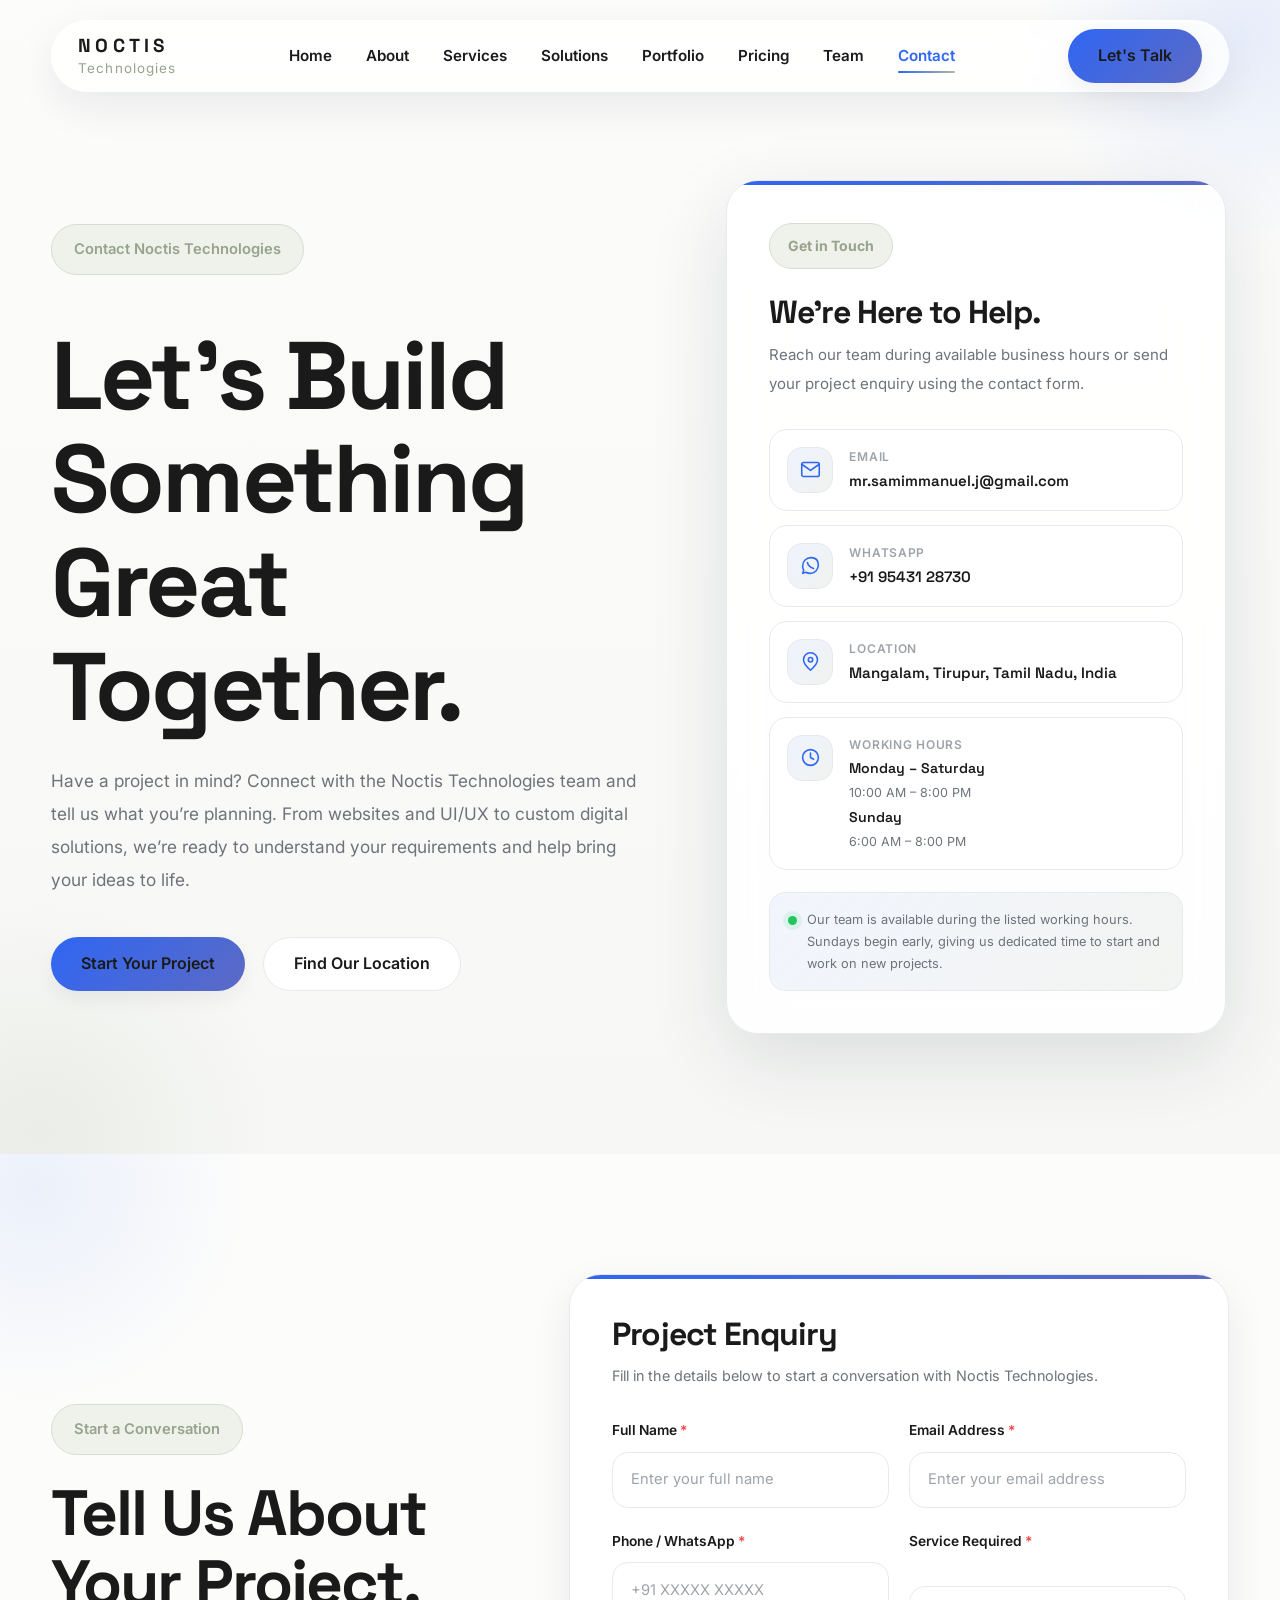
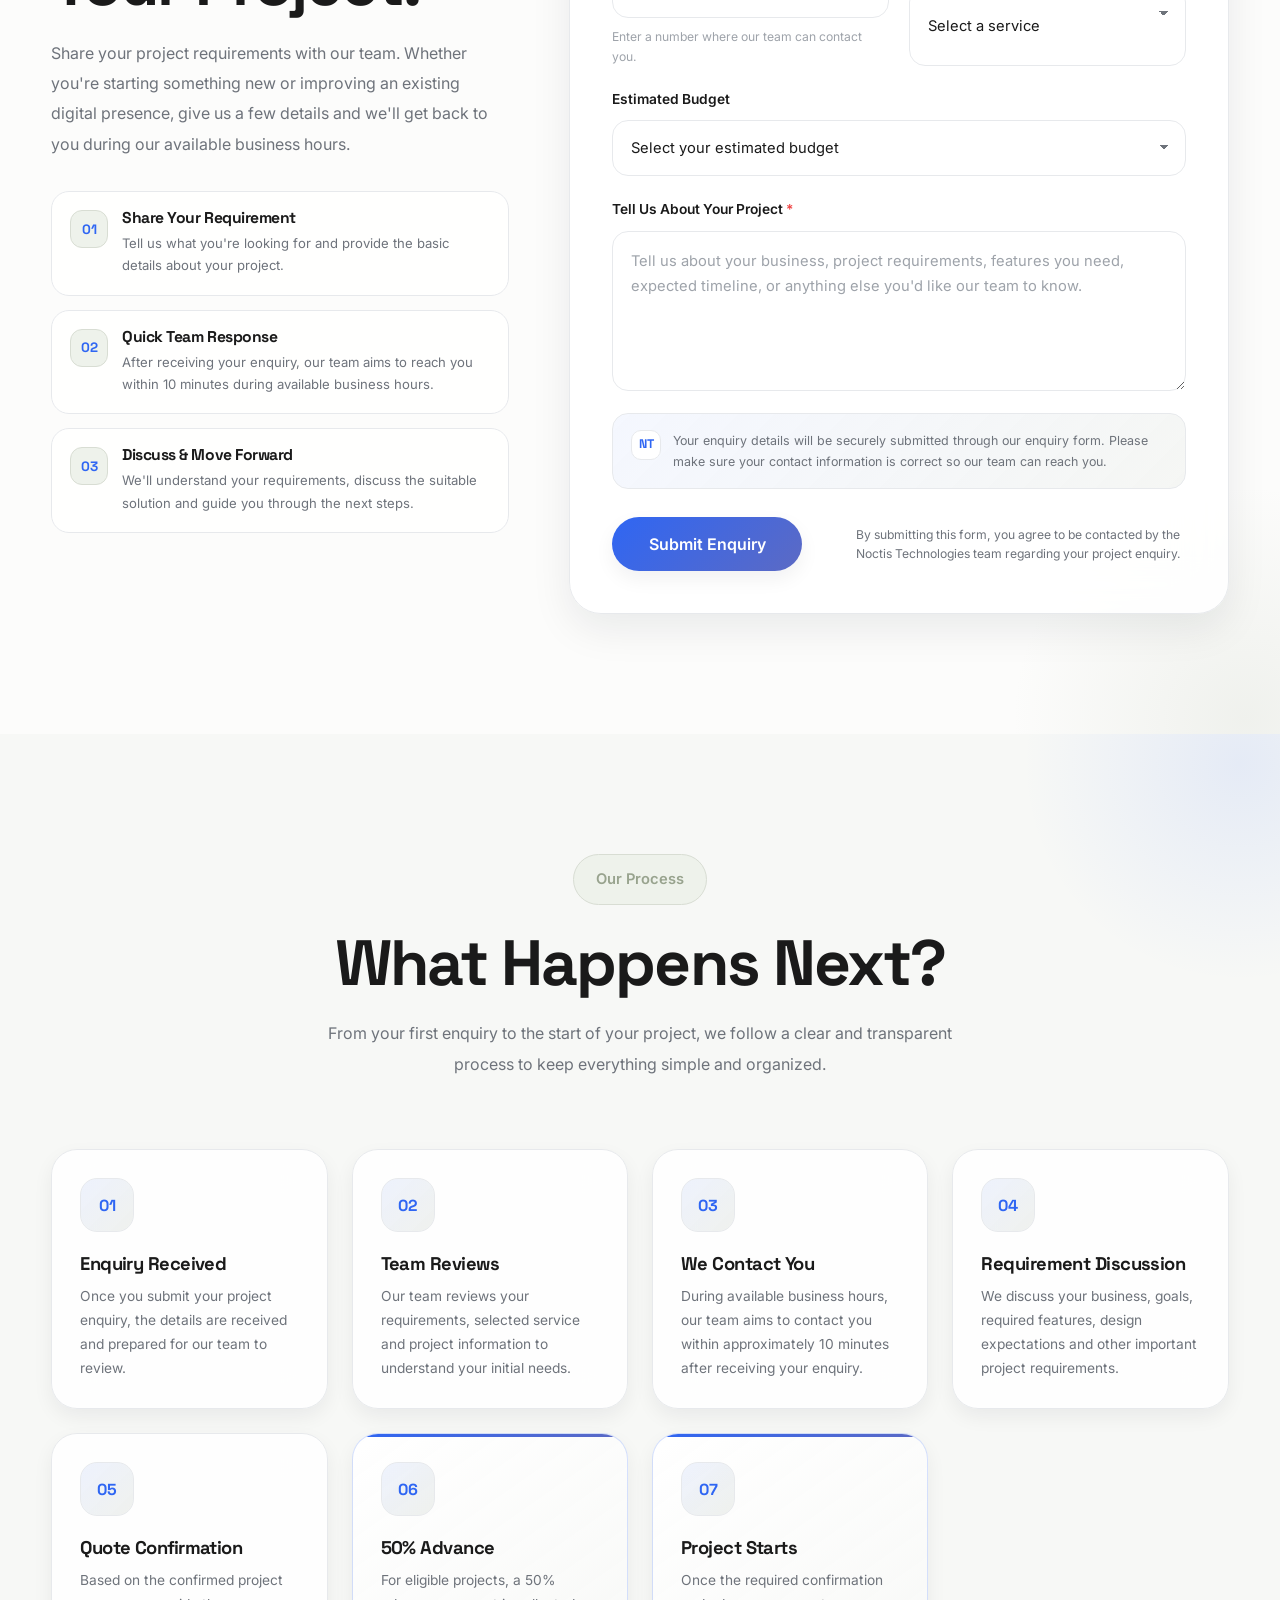
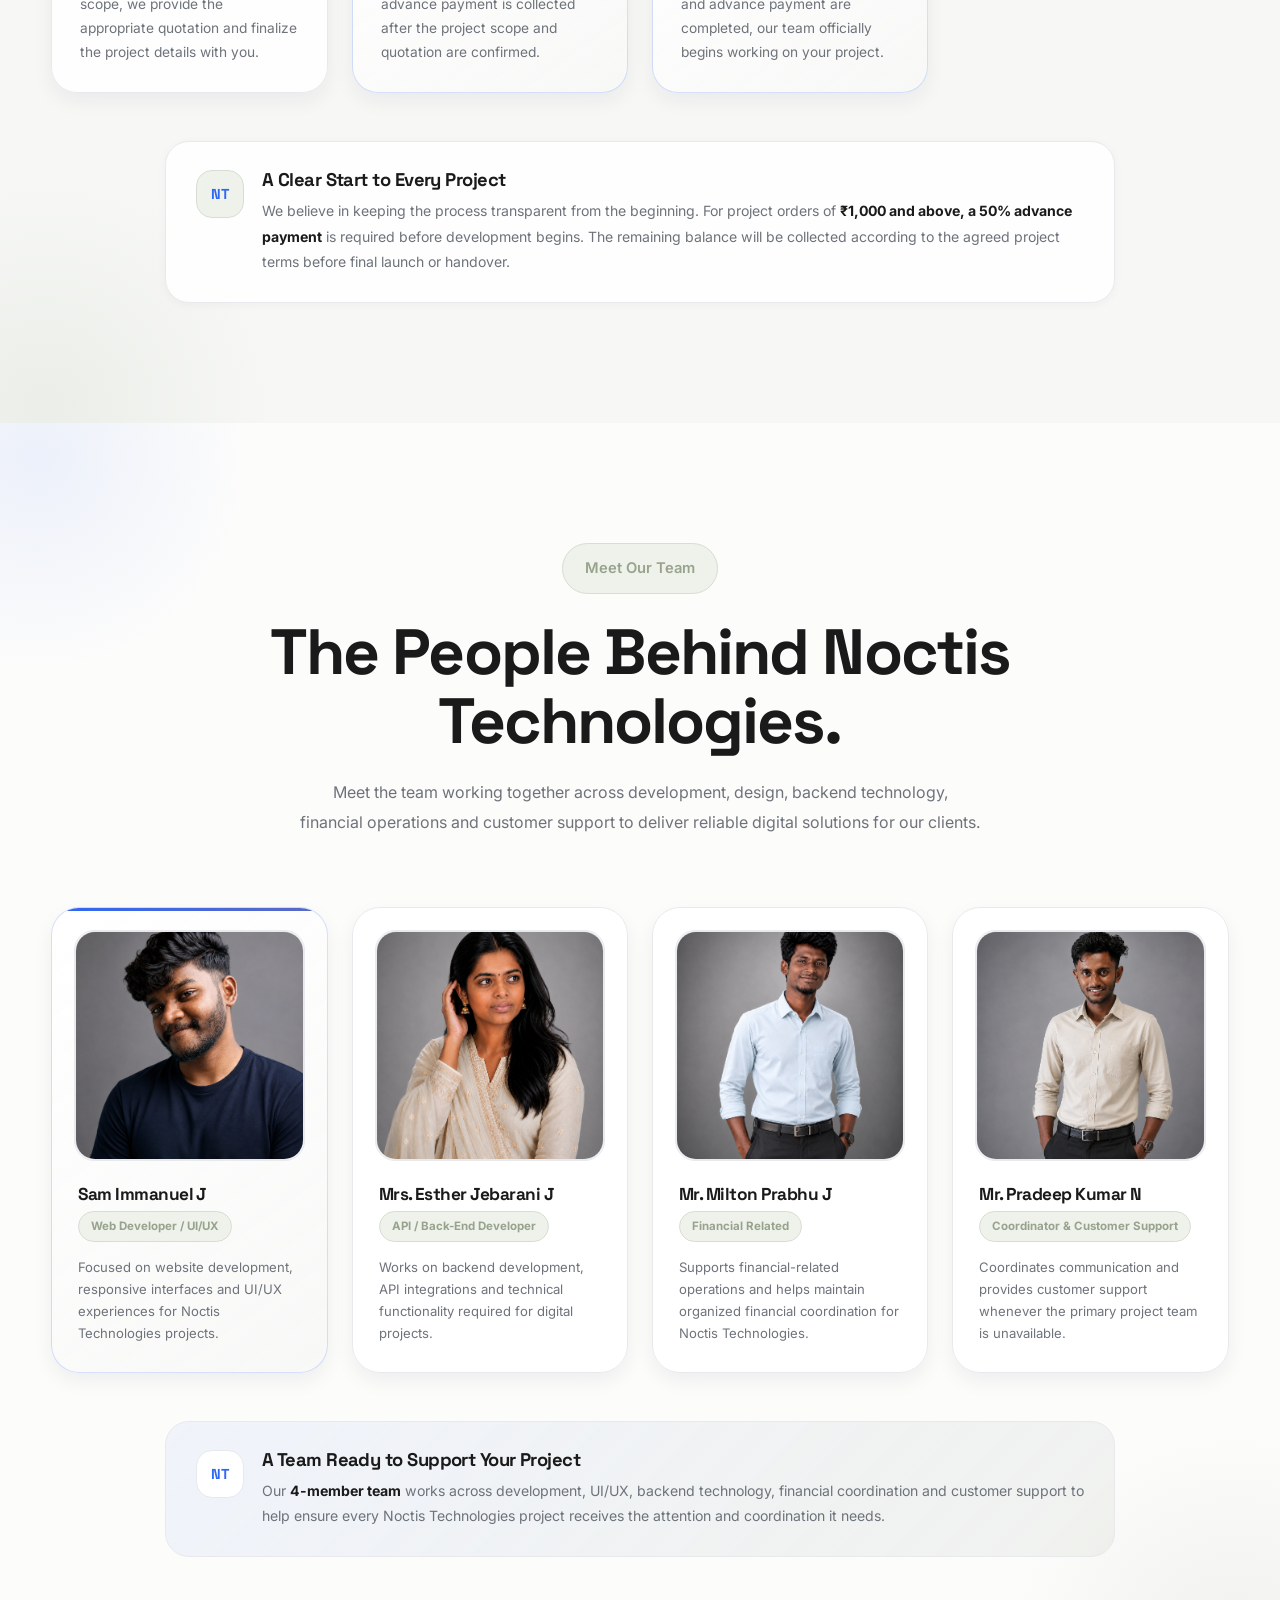
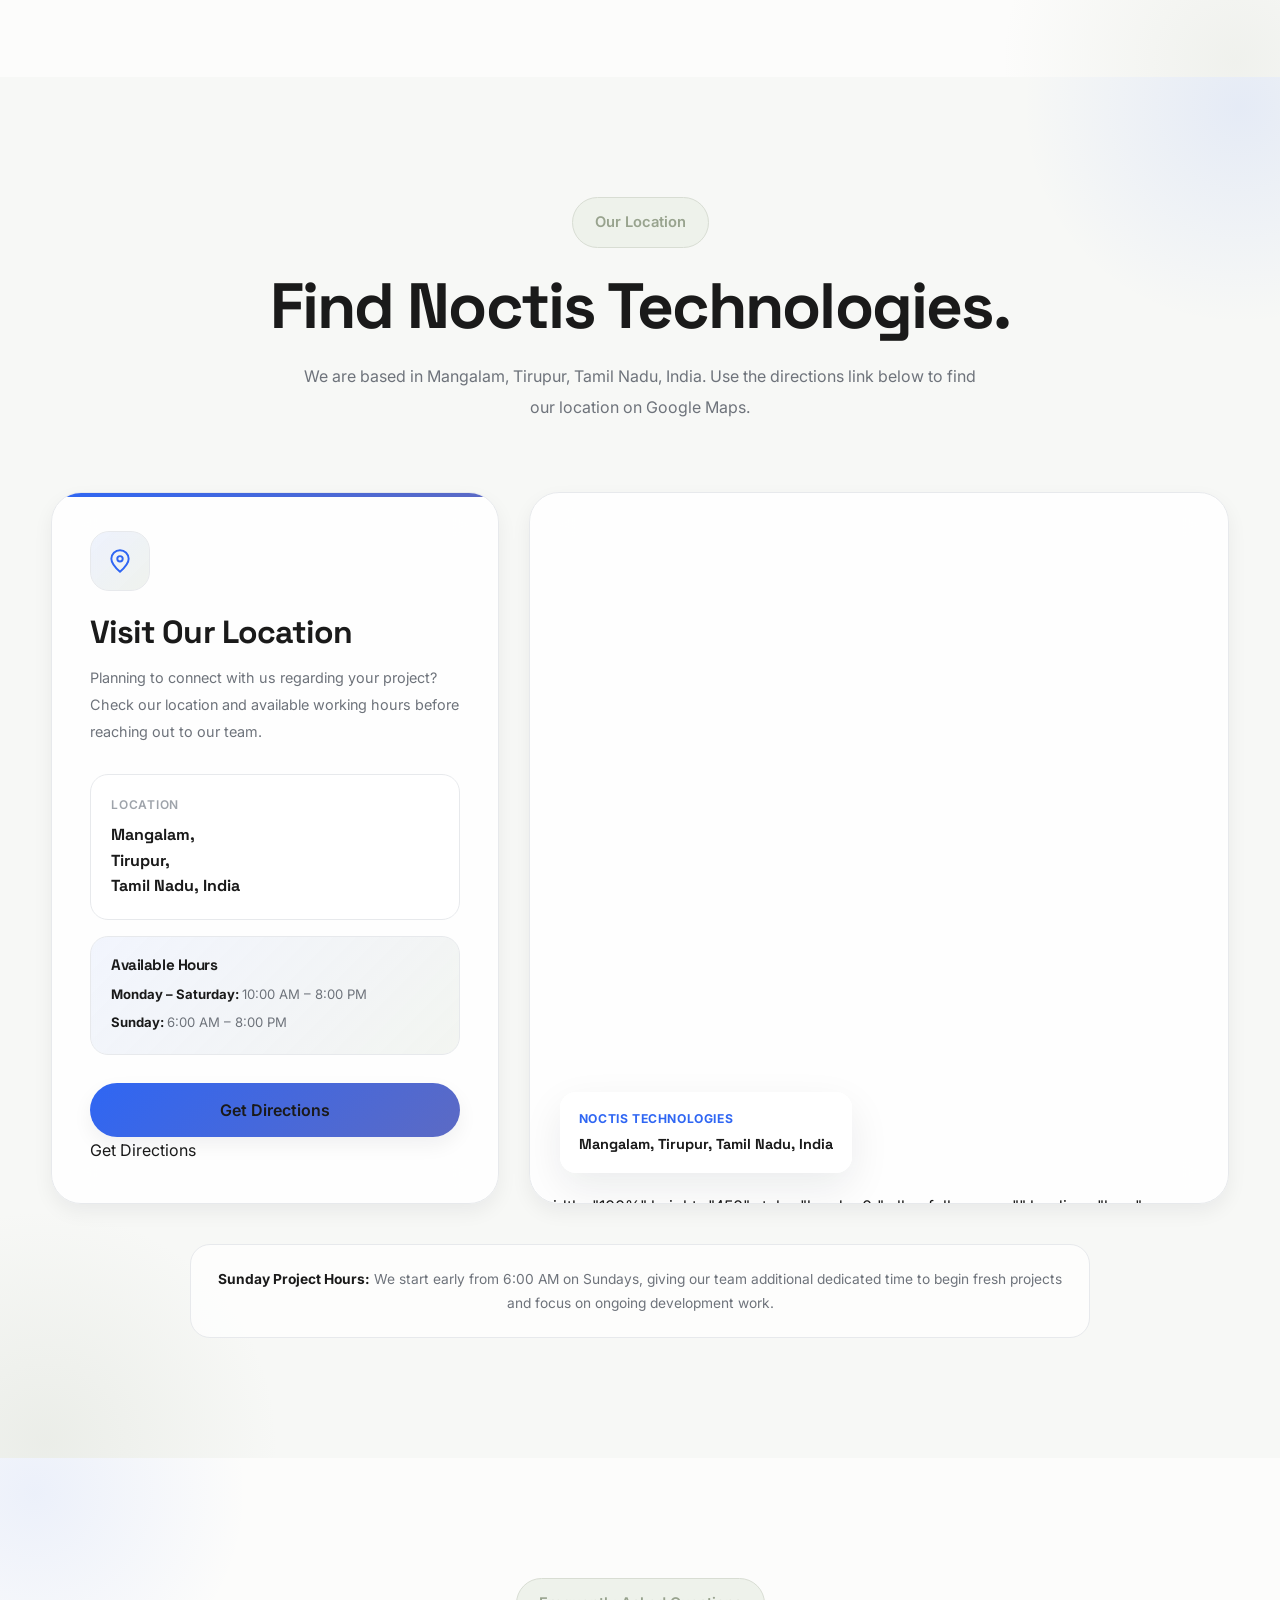
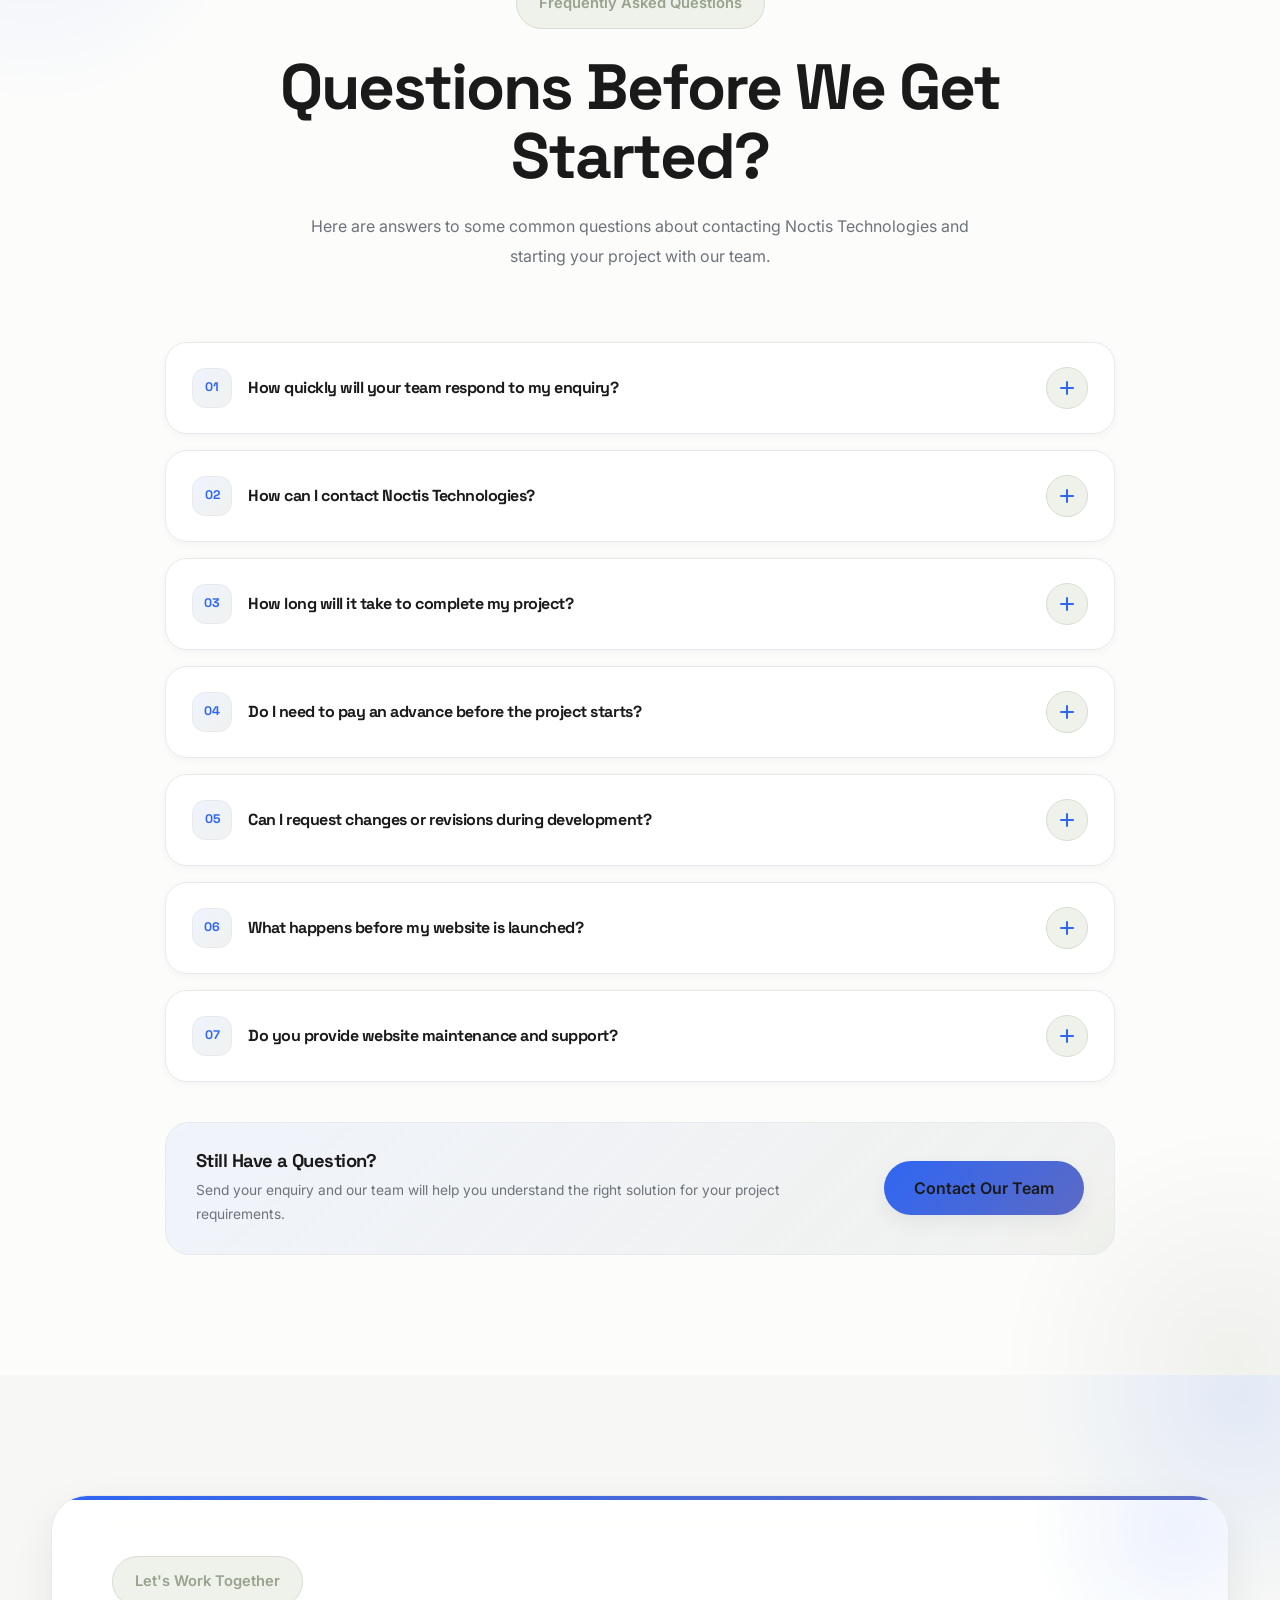
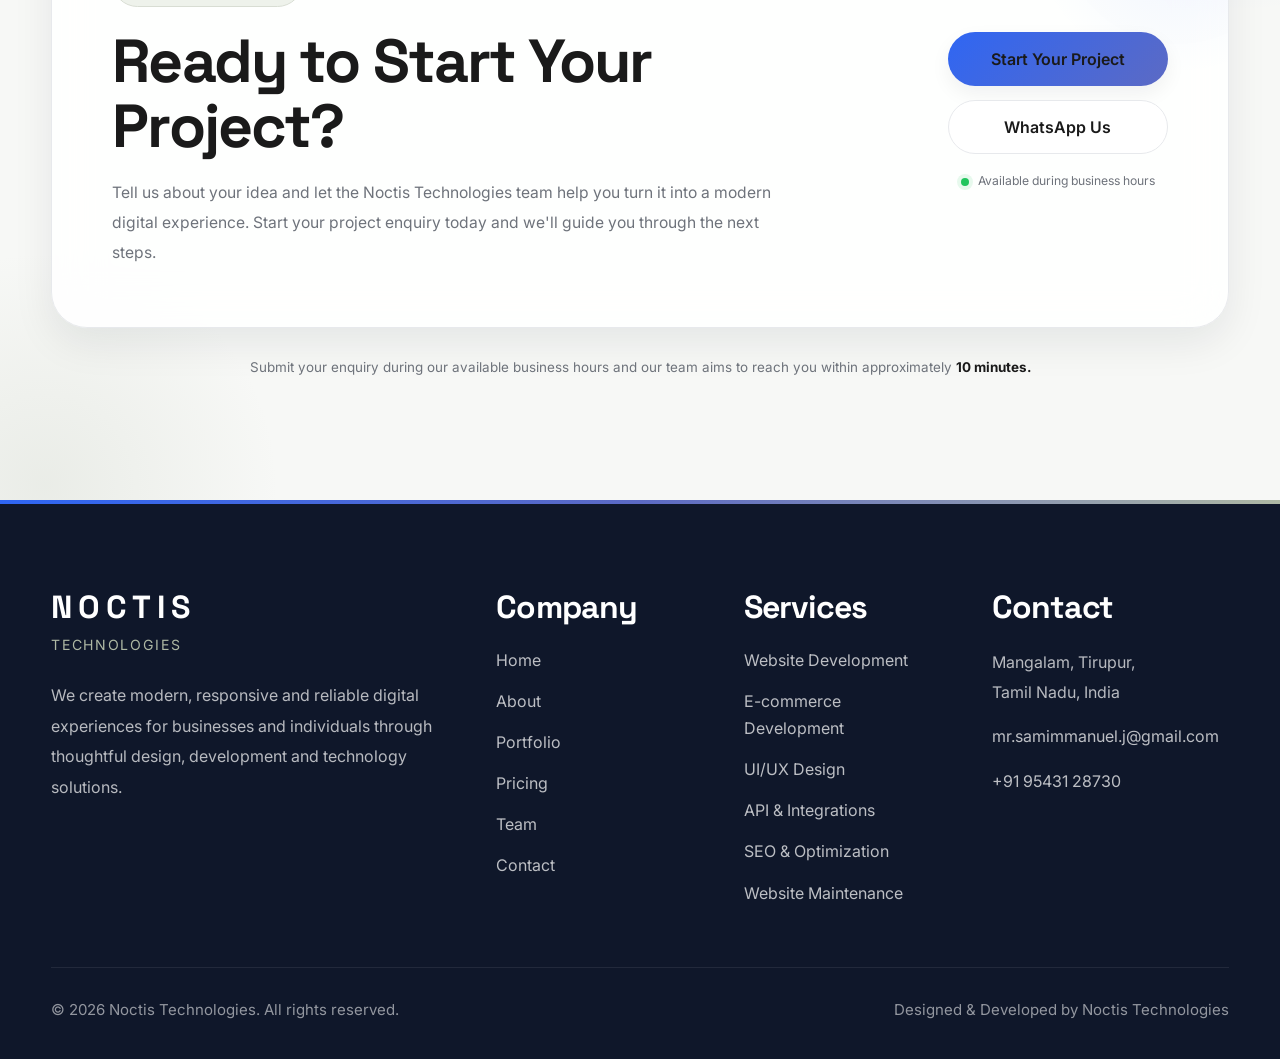
<file: contact.html>
<!DOCTYPE html>

<html lang="en">

<head>
    
  

    <!--<!--==================================================
BASIC META
==================================================-->

<meta charset="UTF-8">

<meta http-equiv="X-UA-Compatible"
      content="IE=edge">

<meta name="viewport"
      content="width=device-width, initial-scale=1.0">

<meta name="theme-color"
      content="#2F66F3">

<meta name="color-scheme"
      content="light">

<meta name="application-name"
      content="Noctis Technologies">

<meta name="apple-mobile-web-app-title"
      content="Noctis Technologies">

<meta name="apple-mobile-web-app-capable"
      content="yes">

<meta name="apple-mobile-web-app-status-bar-style"
      content="default">

<meta name="mobile-web-app-capable"
      content="yes">

<meta name="format-detection"
      content="telephone=no">

<meta name="referrer"
      content="strict-origin-when-cross-origin">

<meta name="generator"
      content="Noctis Technologies">

<meta name="author"
      content="Noctis Technologies">
    <!--==================================================
    SEO
    ==================================================-->

<!--==================================================
SEO
==================================================-->

<title>Contact Noctis Technologies | Get in Touch</title>

<meta name="title"
      content="Contact Noctis Technologies | Get in Touch">

<meta name="description"
      content="Contact Noctis Technologies to discuss website development, UI/UX design, SEO, branding, business email, website maintenance, integrations, admin panels and custom digital solutions. We're ready to help bring your ideas to life.">

<meta name="keywords"
      content="Contact Noctis Technologies, Contact Web Developer, Website Development Company, Website Development India, UI UX Design, SEO Services, Branding Services, Website Maintenance, Business Email Setup, Admin Panel Development, Custom Web Solutions, Digital Agency India">

<meta name="robots"
      content="index, follow, max-image-preview:large, max-snippet:-1, max-video-preview:-1">

<link rel="canonical"
      href="https://www.noctistechnologies.gt.tc/contact.html">
    <!--==================================================
    OPEN GRAPH
    ==================================================-->

    <meta property="og:type"
          content="website">

    <meta property="og:title"
          content="Contact | Noctis Technologies">

    <meta property="og:description"
          content="Let's build something great together. Contact Noctis Technologies to discuss your next website or digital technology project with our team.">
<!--==================================================
FAVICONS & APP ICONS
==================================================-->

<link rel="icon"
      type="image/svg+xml"
      href="favicon.svg">

<link rel="icon"
      type="image/png"
      sizes="32x32"
      href="favicon-32x32.png">

<link rel="icon"
      type="image/png"
      sizes="16x16"
      href="favicon-16x16.png">

<link rel="apple-touch-icon"
      sizes="180x180"
      href="apple-touch-icon.png">

<link rel="shortcut icon"
      href="favicon.ico">

<link rel="manifest"
      href="site.webmanifest">
  <!--==================================================
OPEN GRAPH
==================================================-->

<meta property="og:type"
      content="website">

<meta property="og:site_name"
      content="Noctis Technologies">

<meta property="og:locale"
      content="en_IN">

<meta property="og:title"
      content="Contact Noctis Technologies | Get in Touch">

<meta property="og:description"
      content="Let's build something great together. Contact Noctis Technologies for website development, UI/UX design, SEO, branding, maintenance, business email, integrations and custom digital solutions.">

<meta property="og:url"
      content="https://www.noctistechnologies.gt.tc/contact.html">

<meta property="og:image"
      content="https://www.noctistechnologies.gt.tc/assets/images/og/og-contact.jpg">

<meta property="og:image:width"
      content="1200">

<meta property="og:image:height"
      content="630">

<meta property="og:image:alt"
      content="Contact Noctis Technologies">
<!--==================================================
TWITTER / X CARD
==================================================-->

<meta name="twitter:card"
      content="summary_large_image">

<meta name="twitter:title"
      content="Contact Noctis Technologies | Get in Touch">

<meta name="twitter:description"
      content="Connect with Noctis Technologies for website development, UI/UX design, SEO, branding, website maintenance, business email, integrations and custom digital solutions.">

<meta name="twitter:image"
      content="https://www.noctistechnologies.gt.tc/assets/images/og/og-contact.jpg">

<meta name="twitter:image:alt"
      content="Contact Noctis Technologies">

<meta name="twitter:site"
      content="@NoctisTech">

<meta name="twitter:creator"
      content="@NoctisTech">
  <!--==================================================
ORGANIZATION SCHEMA
==================================================-->

<script type="application/ld+json">
{
  "@context":"https://schema.org",
  "@type":"Organization",
  "name":"Noctis Technologies",
  "url":"https://www.noctistechnologies.gt.tc/",
  "logo":"https://www.noctistechnologies.gt.tc/logo.png",
  "image":"https://www.noctistechnologies.gt.tc/assets/images/og/og-contact.jpg",
  "description":"Noctis Technologies provides premium website development, UI/UX design, SEO, branding, website maintenance, business email and custom digital solutions.",
  "email":"contact@noctistechnologies.gt.tc",
  "foundingLocation":"India",
  "sameAs":[]
}
</script>
  <!--==================================================
WEBSITE SCHEMA
==================================================-->

<script type="application/ld+json">
{
  "@context":"https://schema.org",
  "@type":"WebSite",
  "name":"Noctis Technologies",
  "url":"https://www.noctistechnologies.gt.tc/",
  "description":"Premium website development, UI/UX design, SEO, branding, website maintenance and custom digital solutions.",
  "publisher":{
    "@type":"Organization",
    "name":"Noctis Technologies",
    "url":"https://www.noctistechnologies.gt.tc/",
    "logo":{
      "@type":"ImageObject",
      "url":"https://www.noctistechnologies.gt.tc/logo.png"
    }
  },
  "inLanguage":"en-IN"
}
</script>
  <!--==================================================
CONTACT PAGE SCHEMA
==================================================-->

<script type="application/ld+json">
{
  "@context":"https://schema.org",
  "@type":"ContactPage",
  "@id":"https://www.noctistechnologies.gt.tc/contact.html",
  "url":"https://www.noctistechnologies.gt.tc/contact.html",
  "name":"Contact Noctis Technologies",
  "description":"Get in touch with Noctis Technologies for website development, UI/UX design, SEO, branding, website maintenance, business email, integrations and custom digital solutions.",
  "isPartOf":{
    "@type":"WebSite",
    "url":"https://www.noctistechnologies.gt.tc/"
  },
  "about":{
    "@type":"Organization",
    "name":"Noctis Technologies"
  },
  "primaryImageOfPage":{
    "@type":"ImageObject",
    "url":"https://www.noctistechnologies.gt.tc/assets/images/og/og-contact.jpg"
  },
  "breadcrumb":{
    "@id":"https://www.noctistechnologies.gt.tc/contact.html#breadcrumb"
  },
  "inLanguage":"en-IN"
}
</script>
  <!--==================================================
BREADCRUMB SCHEMA
==================================================-->

<script type="application/ld+json">
{
  "@context":"https://schema.org",
  "@type":"BreadcrumbList",
  "@id":"https://www.noctistechnologies.gt.tc/contact.html#breadcrumb",
  "itemListElement":[
    {
      "@type":"ListItem",
      "position":1,
      "name":"Home",
      "item":"https://www.noctistechnologies.gt.tc/"
    },
    {
      "@type":"ListItem",
      "position":2,
      "name":"Contact",
      "item":"https://www.noctistechnologies.gt.tc/contact.html"
    }
  ]
}
</script>
  <!--==================================================
CONTACT POINT SCHEMA
==================================================-->

<script type="application/ld+json">
{
  "@context":"https://schema.org",
  "@type":"ContactPoint",
  "contactType":"Customer Support",
  "areaServed":"IN",
  "availableLanguage":[
    "English",
    "Tamil"
  ],
  "url":"https://www.noctistechnologies.gt.tc/contact.html",
  "email":"contact@noctistechnologies.gt.tc"
}
</script>
  <!--==================================================
LOCAL BUSINESS / ORGANIZATION CONTACT SCHEMA
==================================================-->

<script type="application/ld+json">
{
  "@context":"https://schema.org",
  "@type":"ProfessionalService",
  "@id":"https://www.noctistechnologies.gt.tc/#organization",
  "name":"Noctis Technologies",
  "url":"https://www.noctistechnologies.gt.tc/",
  "image":"https://www.noctistechnologies.gt.tc/assets/images/og/og-contact.jpg",
  "logo":"https://www.noctistechnologies.gt.tc/logo.png",
  "email":"contact@noctistechnologies.gt.tc",
  "areaServed":"India",
  "serviceType":[
    "Website Development",
    "UI/UX Design",
    "SEO Services",
    "Branding",
    "Website Maintenance",
    "Business Email",
    "Custom Digital Solutions"
  ],
  "contactPoint":{
    "@type":"ContactPoint",
    "contactType":"Customer Support",
    "email":"contact@noctistechnologies.gt.tc",
    "availableLanguage":[
      "English",
      "Tamil"
    ]
  }
}
</script>
    <!--==================================================
    GOOGLE FONTS
    ==================================================-->

    <link rel="preconnect"
          href="https://fonts.googleapis.com">

    <link rel="preconnect"
          href="https://fonts.gstatic.com"
          crossorigin>

    <link href="https://fonts.googleapis.com/css2?family=Inter:wght@300;400;500;600;700;800&family=Space+Grotesk:wght@400;500;600;700&display=swap"
          rel="stylesheet">

      <link rel="stylesheet" href="navigation.css">
<link rel="stylesheet" href="footer.css">

    <!--==================================================
    FAVICON
    ==================================================-->

    <link rel="icon"
          type="image/svg+xml"
          href="favicon.svg">

    <!--==================================================
    CSS
    ==================================================-->

    <style>
      /*==================================================
ROOT VARIABLES
==================================================*/

:root{

    /*==================================================
    BRAND COLORS
    ==================================================*/

    --primary:#2F66F3;
    --primary-light:#5A8CFF;
    --primary-dark:#214FCC;

    --secondary:#5C6AC4;

    /*==================================================
    ACCENT
    ==================================================*/

    --sage:#AEB8A4;
    --sage-dark:#98A38E;
    --sage-light:#D8DDD3;
    --sage-soft:#EEF2EB;

    /*==================================================
    BACKGROUND
    ==================================================*/

    --background:#FCFCFB;
    --section:#F7F8F6;
    --surface:#FFFFFF;
    --card:#FFFFFF;

    /*==================================================
    TEXT
    ==================================================*/

    --text:#1A1A1A;
    --text-light:#6E737B;
    --text-muted:#9EA3AA;

    /*==================================================
    STATUS
    ==================================================*/

    --success:#22C55E;
    --warning:#F59E0B;
    --danger:#EF4444;

    /*==================================================
    BORDER
    ==================================================*/

    --border:#E7E9EC;
    --divider:#F2F4F6;

    /*==================================================
    SHADOWS
    ==================================================*/

    --shadow-xs:0 2px 10px rgba(17,24,39,.04);

    --shadow-sm:0 8px 20px rgba(17,24,39,.06);

    --shadow:0 15px 40px rgba(17,24,39,.08);

    --shadow-lg:0 25px 80px rgba(17,24,39,.12);

    /*==================================================
    GLOW
    ==================================================*/

    --blue-glow:0 0 60px rgba(47,102,243,.18);

    --sage-glow:0 0 60px rgba(174,184,164,.20);

    /*==================================================
    GLASS
    ==================================================*/

    --glass:rgba(255,255,255,.72);

    --glass-border:rgba(255,255,255,.65);

    --blur:blur(22px);

    /*==================================================
    RADIUS
    ==================================================*/

    --radius-xs:12px;
    --radius-sm:18px;
    --radius:24px;
    --radius-lg:32px;
    --radius-xl:40px;

    /*==================================================
    SPACING
    ==================================================*/

    --space-1:8px;
    --space-2:16px;
    --space-3:24px;
    --space-4:32px;
    --space-5:48px;
    --space-6:64px;
    --space-7:96px;
    --space-8:120px;

    /*==================================================
    LAYOUT
    ==================================================*/

    --container:1320px;

    --header-height:90px;

    /*==================================================
    ANIMATION
    ==================================================*/

    --transition:.35s ease;

}
      /*==================================================
GLOBAL CSS
==================================================*/
/* =========================
   GLOBAL LINK STYLES
========================= */

a,
a:link,
a:visited{
    color:var(--text) !important;
    text-decoration:none !important;
}

a:hover{
    color:var(--primary) !important;
}

nav a,
.mobile-menu a,
.footer a{
    color:var(--text) !important;
}

nav a.active,
.mobile-menu a.active{
    color:var(--primary) !important;
}

*{
    -webkit-tap-highlight-color:transparent;
}
    .btn-primary{
    color:#fff !important;
}

.btn-primary:hover{
    color:#fff !important;
      }
/*==================================================
RESET
==================================================*/

*,
*::before,
*::after{

    margin:0;

    padding:0;

    box-sizing:border-box;

}

html{

    font-size:16px;

    scroll-behavior:smooth;

    scroll-padding-top:var(--header-height);

}

body{

    font-family:"Inter",sans-serif;

    background:var(--background);

    color:var(--text);

    line-height:1.7;

    overflow-x:hidden;

    text-rendering:optimizeLegibility;

    -webkit-font-smoothing:antialiased;

    -moz-osx-font-smoothing:grayscale;

}

/*==================================================
TYPOGRAPHY
==================================================*/

h1,
h2,
h3,
h4,
h5,
h6{

    font-family:"Space Grotesk",sans-serif;

    font-weight:700;

    color:var(--text);

    line-height:1.08;

    letter-spacing:-.03em;

}

h1{

    font-size:clamp(3rem,8vw,6rem);

}

h2{

    font-size:clamp(2.3rem,5vw,4rem);

}

h3{

    font-size:clamp(1.45rem,3vw,2rem);

}

h4{

    font-size:1.15rem;

}

p{

    color:var(--text-light);

    font-size:1rem;

    line-height:1.9;

}

a{

    text-decoration:none;

    color:inherit;

    transition:var(--transition);

}

ul{

    list-style:none;

}

img{

    display:block;

    width:100%;

    height:auto;

}

button{

    border:none;

    outline:none;

    background:none;

    font:inherit;

    cursor:pointer;

}

input,
textarea,
select{

    border:none;

    outline:none;

    font:inherit;

}

/*==================================================
LAYOUT
==================================================*/

.container{

    width:min(92%,var(--container));

    margin-inline:auto;

}

section{

    position:relative;

    padding:120px 0;

}

/*==================================================
SECTION HEADING
==================================================*/

.section-heading{

    max-width:760px;

    margin:0 auto 70px;

    text-align:center;

}

.section-badge{

    display:inline-flex;

    align-items:center;

    justify-content:center;

    padding:12px 22px;

    margin-bottom:24px;

    border-radius:999px;

    background:var(--sage-soft);

    border:1px solid var(--sage-light);

    color:var(--sage-dark);

    font-size:.92rem;

    font-weight:600;

}

.section-heading h2{

    margin-bottom:20px;

}

.section-heading p{

    max-width:680px;

    margin:auto;

}

/*==================================================
BUTTONS
==================================================*/

.btn-primary{

    display:inline-flex;

    align-items:center;

    justify-content:center;

    min-height:54px;

    padding:0 30px;

    border-radius:999px;

    background:linear-gradient(
        135deg,
        var(--primary),
        var(--secondary)
    );

    color:#fff;

    font-weight:600;

    box-shadow:var(--shadow-sm);

    transition:var(--transition);

}

.btn-primary:hover{

    transform:translateY(-4px);

    box-shadow:var(--shadow-lg);

}

.btn-secondary{

    display:inline-flex;

    align-items:center;

    justify-content:center;

    min-height:54px;

    padding:0 30px;

    border-radius:999px;

    border:1px solid var(--border);

    background:#fff;

    color:var(--text);

    font-weight:600;

    transition:var(--transition);

}

.btn-secondary:hover{

    color:var(--primary);

    border-color:var(--primary);

    transform:translateY(-4px);

}

/*==================================================
SCROLLBAR
==================================================*/

::-webkit-scrollbar{

    width:10px;

}

::-webkit-scrollbar-track{

    background:var(--section);

}

::-webkit-scrollbar-thumb{

    background:linear-gradient(
        var(--primary),
        var(--sage)
    );

    border-radius:999px;

}

/*==================================================
TEXT SELECTION
==================================================*/

::selection{

    background:var(--primary);

    color:#fff;

}

/*==================================================
RESPONSIVE
==================================================*/

@media(max-width:992px){

    .container{

        width:94%;

    }

}

@media(max-width:768px){

    section{

        padding:90px 0;

    }

}

@media(max-width:480px){

    html{

        font-size:15px;

    }

    section{

        padding:75px 0;

    }

    .section-heading{

        margin-bottom:50px;

    }

      }
      /*==================================================
HEADER
==================================================*/

.header{

    position:fixed;

    top:0;

    left:0;

    width:100%;

    z-index:1000;

    padding:20px 0;

    transition:all .35s ease;

}

.header.scrolled{

    padding:14px 0;

}

.navbar{

    display:flex;

    align-items:center;

    justify-content:space-between;

    gap:40px;

    height:72px;

    padding:0 26px;

    background:rgba(255,255,255,.78);

    backdrop-filter:blur(24px);

    -webkit-backdrop-filter:blur(24px);

    border:1px solid rgba(255,255,255,.65);

    border-radius:999px;

    box-shadow:
    var(--shadow),
    inset 0 1px rgba(255,255,255,.9);

}

/*==================================================
LOGO
==================================================*/

.brand{

    display:flex;

    align-items:center;

    gap:14px;

    flex-shrink:0;

}

.brand img{

    width:48px;

    height:48px;

    object-fit:contain;

}

.brand-text{

    display:flex;

    flex-direction:column;

    line-height:1;

}

.brand-title{

    font-family:"Space Grotesk",sans-serif;

    font-size:1.18rem;

    font-weight:700;

    letter-spacing:.22em;

    text-transform:uppercase;

}

.brand-subtitle{

    margin-top:6px;

    font-size:.84rem;

    color:var(--sage-dark);

    letter-spacing:.08em;

}

/*==================================================
DESKTOP NAVIGATION
==================================================*/

.nav-links{

    display:flex;

    align-items:center;

    gap:34px;

}

.nav-links li{

    list-style:none;

}

.nav-links a{

    position:relative;

    font-size:.95rem;

    font-weight:600;

    color:var(--text-light);

    transition:.35s;

}

.nav-links a:hover,
.nav-links a.active{

    color:var(--primary);

}

.nav-links a::after{

    content:"";

    position:absolute;

    left:0;

    bottom:-8px;

    width:0;

    height:2px;

    border-radius:999px;

    background:linear-gradient(
        90deg,
        var(--primary),
        var(--sage)
    );

    transition:.35s;

}

.nav-links a:hover::after,
.nav-links a.active::after{

    width:100%;

}

/*==================================================
RIGHT AREA
==================================================*/

.nav-right{

    display:flex;

    align-items:center;

    gap:16px;

}

.menu-toggle{

    display:none;

    width:52px;

    height:52px;

    align-items:center;

    justify-content:center;

    flex-shrink:0;

    border-radius:50%;

    background:#fff;

    color:var(--text);

    border:1px solid var(--border);

    box-shadow:var(--shadow-xs);

    transition:.35s;

}

.menu-toggle:hover{

    transform:scale(1.05);

    border-color:var(--primary);

    color:var(--primary);

}

/*==================================================
PREMIUM MOBILE MENU
==================================================*/

.mobile-menu{

    position:fixed;

    inset:0;

    width:100%;

    height:100vh;

    height:100dvh;

    background:rgba(252,252,251,.98);

    backdrop-filter:blur(28px);

    -webkit-backdrop-filter:blur(28px);

    transform:translateX(100%);

    transition:.45s ease;

    z-index:9999;

    overflow-y:auto;

    padding:100px 30px 40px;

}

.mobile-menu.active{

    transform:translateX(0);

}

.mobile-menu nav{

    display:flex;

    flex-direction:column;

    max-width:700px;

    margin:auto;

}

.mobile-menu nav a{

    display:flex;

    align-items:center;

    justify-content:space-between;

    padding:22px 0;

    font-family:"Space Grotesk",sans-serif;

    font-size:1.25rem;

    font-weight:600;

    color:var(--text);

    border-bottom:1px solid var(--divider);

    transition:.3s;

}

.mobile-menu nav a:hover{

    color:var(--primary);

    padding-left:10px;

}

.mobile-menu nav a.active{

    color:var(--primary);

}

.mobile-menu .btn-primary{

    margin-top:34px;

    width:100%;

    border-bottom:none;

    color:#fff;

}

.mobile-menu .btn-primary:hover{

    color:#fff;

    padding-left:0;

}

/*==================================================
SCROLL PROGRESS
==================================================*/

.scroll-progress{

    position:fixed;

    top:0;

    left:0;

    width:0;

    height:3px;

    background:linear-gradient(
        90deg,
        var(--primary),
        var(--secondary)
    );

    z-index:10001;

}

/*==================================================
HEADER RESPONSIVE
==================================================*/

@media(max-width:1100px){

    .nav-links{

        display:none;

    }

    .menu-toggle{

        display:flex;

    }

    .nav-right .btn-primary{

        display:none;

    }

}

@media(max-width:768px){

    .header{

        padding:14px 0;

    }

    .navbar{

        height:66px;

        padding:0 18px;

        border-radius:24px;

    }

    .brand-title{

        font-size:1.05rem;

    }

    .brand-subtitle{

        font-size:.78rem;

    }

    .mobile-menu{

        padding:90px 24px 30px;

    }

}

@media(max-width:480px){

    .navbar{

        padding:0 14px;

    }

    .mobile-menu nav a{

        font-size:1.15rem;

        padding:18px 0;

    }

    .menu-toggle{

        width:48px;

        height:48px;

    }

}

@media(max-width:360px){

    .brand-title{

        font-size:.95rem;

        letter-spacing:.18em;

    }

    .brand-subtitle{

        font-size:.72rem;

    }

    .menu-toggle{

        width:44px;

        height:44px;

    }

      }
      /*==================================================
CONTACT HERO
==================================================*/

.contact-hero{

    position:relative;

    overflow:hidden;

    padding:180px 0 120px;

    background:linear-gradient(
        180deg,
        var(--background),
        var(--section)
    );

}

.contact-hero::before{

    content:"";

    position:absolute;

    top:-180px;

    right:-180px;

    width:430px;

    height:430px;

    border-radius:50%;

    background:radial-gradient(
        rgba(47,102,243,.10),
        transparent 70%
    );

}

.contact-hero::after{

    content:"";

    position:absolute;

    bottom:-220px;

    left:-200px;

    width:480px;

    height:480px;

    border-radius:50%;

    background:radial-gradient(
        rgba(174,184,164,.18),
        transparent 70%
    );

}

/*==================================================
HERO LAYOUT
==================================================*/

.contact-hero-wrapper{

    display:grid;

    grid-template-columns:1.08fr .92fr;

    gap:80px;

    align-items:center;

    position:relative;

    z-index:2;

}

/*==================================================
HERO CONTENT
==================================================*/

.contact-hero-content h1{

    margin:26px 0;

}

.contact-hero-content p{

    max-width:680px;

    margin-bottom:40px;

    font-size:1.08rem;

}

.contact-hero-buttons{

    display:flex;

    flex-wrap:wrap;

    gap:18px;

}

/*==================================================
CONTACT HERO VISUAL
==================================================*/

.contact-hero-visual{

    display:flex;

    justify-content:center;

}

/*==================================================
GET IN TOUCH CARD
==================================================*/

.contact-quick-card{

    position:relative;

    width:100%;

    max-width:500px;

    padding:42px;

    border-radius:32px;

    background:rgba(255,255,255,.84);

    backdrop-filter:blur(24px);

    -webkit-backdrop-filter:blur(24px);

    border:1px solid var(--border);

    box-shadow:var(--shadow-lg);

    overflow:hidden;

}

.contact-quick-card::before{

    content:"";

    position:absolute;

    top:0;

    left:0;

    width:100%;

    height:4px;

    background:linear-gradient(
        90deg,
        var(--primary),
        var(--secondary)
    );

}

/*==================================================
QUICK CARD HEADER
==================================================*/

.contact-card-badge{

    display:inline-flex;

    align-items:center;

    padding:10px 18px;

    margin-bottom:26px;

    border-radius:999px;

    background:var(--sage-soft);

    border:1px solid var(--sage-light);

    color:var(--sage-dark);

    font-size:.88rem;

    font-weight:700;

}

.contact-quick-card h3{

    margin-bottom:12px;

}

.contact-quick-card > p{

    margin-bottom:30px;

    font-size:.94rem;

}

/*==================================================
QUICK CONTACT LIST
==================================================*/

.quick-contact-list{

    display:grid;

    gap:14px;

}

.quick-contact-item{

    display:grid;

    grid-template-columns:auto 1fr;

    gap:16px;

    align-items:center;

    padding:17px;

    border-radius:18px;

    background:#fff;

    border:1px solid var(--border);

    transition:var(--transition);

}

.quick-contact-item:hover{

    transform:translateY(-3px);

    border-color:rgba(47,102,243,.20);

    box-shadow:var(--shadow-xs);

}

/*==================================================
QUICK CONTACT ICON
==================================================*/

.quick-contact-icon{

    display:flex;

    align-items:center;

    justify-content:center;

    flex-shrink:0;

    width:46px;

    height:46px;

    border-radius:15px;

    background:linear-gradient(
        135deg,
        rgba(47,102,243,.08),
        rgba(174,184,164,.18)
    );

    border:1px solid var(--border);

    color:var(--primary);

}

.quick-contact-icon svg{

    width:21px;

    height:21px;

    stroke:currentColor;

}

/*==================================================
QUICK CONTACT CONTENT
==================================================*/

.quick-contact-content{

    min-width:0;

}

.quick-contact-content span{

    display:block;

    margin-bottom:3px;

    color:var(--text-muted);

    font-size:.75rem;

    font-weight:600;

    text-transform:uppercase;

    letter-spacing:.06em;

}

.quick-contact-content strong{

    display:block;

    color:var(--text);

    font-family:"Space Grotesk",sans-serif;

    font-size:.94rem;

    font-weight:600;

    line-height:1.5;

    overflow-wrap:anywhere;

}

.quick-contact-content a{

    color:var(--text);

}

.quick-contact-content a:hover{

    color:var(--primary);

}

/*==================================================
WORKING HOURS
==================================================*/

.quick-contact-item.hours{

    align-items:start;

}

.quick-contact-hours{

    display:grid;

    gap:4px;

}

.quick-contact-hours strong{

    font-size:.88rem;

}

.quick-contact-hours small{

    display:block;

    color:var(--text-light);

    font-size:.78rem;

    line-height:1.6;

}

/*==================================================
AVAILABILITY STATUS
==================================================*/

.contact-availability{

    display:flex;

    align-items:flex-start;

    gap:10px;

    margin-top:22px;

    padding:16px 18px;

    border-radius:16px;

    background:linear-gradient(
        135deg,
        rgba(47,102,243,.06),
        rgba(174,184,164,.14)
    );

    border:1px solid var(--border);

}

.availability-dot{

    flex:0 0 9px;

    width:9px;

    height:9px;

    margin-top:7px;

    border-radius:50%;

    background:var(--success);

    box-shadow:0 0 0 5px rgba(34,197,94,.10);

}

.contact-availability p{

    margin:0;

    font-size:.8rem;

    line-height:1.7;

}

/*==================================================
CONTACT HERO RESPONSIVE
==================================================*/

@media(max-width:992px){

    .contact-hero-wrapper{

        grid-template-columns:1fr;

        gap:60px;

        text-align:center;

    }

    .contact-hero-content p{

        margin:0 auto 36px;

    }

    .contact-hero-buttons{

        justify-content:center;

    }

    .contact-hero-visual{

        margin-top:10px;

    }

    .contact-quick-card{

        text-align:left;

    }

}

@media(max-width:768px){

    .contact-hero{

        padding:150px 0 90px;

    }

    .contact-hero-wrapper{

        gap:45px;

    }

    .contact-quick-card{

        padding:32px;

    }

}

@media(max-width:480px){

    .contact-hero{

        padding:130px 0 75px;

    }

    .contact-hero-content h1{

        font-size:clamp(2.5rem,13vw,3.7rem);

    }

    .contact-hero-buttons{

        flex-direction:column;

    }

    .contact-hero-buttons .btn-primary,
    .contact-hero-buttons .btn-secondary{

        width:100%;

    }

    .contact-quick-card{

        padding:24px;

        border-radius:24px;

    }

    .quick-contact-item{

        padding:15px;

        gap:13px;

    }

    .quick-contact-icon{

        width:42px;

        height:42px;

        border-radius:13px;

    }

    .quick-contact-icon svg{

        width:19px;

        height:19px;

    }

}

@media(max-width:380px){

    .quick-contact-item{

        grid-template-columns:1fr;

        align-items:flex-start;

    }

    .contact-availability{

        padding:15px;

    }

}

@media(max-width:360px){

    .contact-quick-card{

        padding:20px;

    }

  }
      /*==================================================
CONTACT FORM SECTION
==================================================*/

.contact-form-section{

    position:relative;

    overflow:hidden;

    background:var(--background);

}

.contact-form-section::before{

    content:"";

    position:absolute;

    top:-180px;

    left:-180px;

    width:430px;

    height:430px;

    border-radius:50%;

    background:radial-gradient(
        rgba(47,102,243,.08),
        transparent 70%
    );

}

.contact-form-section::after{

    content:"";

    position:absolute;

    bottom:-220px;

    right:-200px;

    width:470px;

    height:470px;

    border-radius:50%;

    background:radial-gradient(
        rgba(174,184,164,.16),
        transparent 70%
    );

}

/*==================================================
CONTACT FORM WRAPPER
==================================================*/

.contact-form-wrapper{

    position:relative;

    z-index:2;

    display:grid;

    grid-template-columns:.82fr 1.18fr;

    gap:60px;

    align-items:start;

}

/*==================================================
CONTACT FORM INTRO
==================================================*/

.contact-form-intro{

    position:sticky;

    top:130px;

}

.contact-form-intro .section-badge{

    margin-bottom:24px;

}

.contact-form-intro h2{

    margin-bottom:20px;

}

.contact-form-intro > p{

    max-width:520px;

    margin-bottom:32px;

}

/*==================================================
FORM INTRO INFO
==================================================*/

.form-intro-points{

    display:grid;

    gap:14px;

}

.form-intro-point{

    display:flex;

    align-items:flex-start;

    gap:14px;

    padding:18px;

    border-radius:18px;

    background:rgba(255,255,255,.76);

    border:1px solid var(--border);

}

.form-intro-point-icon{

    display:flex;

    align-items:center;

    justify-content:center;

    flex:0 0 38px;

    width:38px;

    height:38px;

    border-radius:12px;

    background:var(--sage-soft);

    border:1px solid var(--sage-light);

    color:var(--primary);

    font-family:"Space Grotesk",sans-serif;

    font-size:.85rem;

    font-weight:700;

}

.form-intro-point h4{

    margin-bottom:5px;

    font-size:.98rem;

}

.form-intro-point p{

    margin:0;

    font-size:.82rem;

    line-height:1.7;

}

/*==================================================
FORM CARD
==================================================*/

.contact-form-card{

    position:relative;

    padding:42px;

    border-radius:32px;

    background:rgba(255,255,255,.86);

    backdrop-filter:blur(24px);

    -webkit-backdrop-filter:blur(24px);

    border:1px solid var(--border);

    box-shadow:var(--shadow);

    overflow:hidden;

}

.contact-form-card::before{

    content:"";

    position:absolute;

    top:0;

    left:0;

    width:100%;

    height:4px;

    background:linear-gradient(
        90deg,
        var(--primary),
        var(--secondary)
    );

}

.contact-form-card h3{

    margin-bottom:10px;

}

.contact-form-card > p{

    margin-bottom:30px;

    font-size:.9rem;

}

/*==================================================
FORM GRID
==================================================*/

.contact-form{

    display:grid;

    gap:22px;

}

.form-row{

    display:grid;

    grid-template-columns:repeat(2,minmax(0,1fr));

    gap:20px;

}

.form-group{

    display:grid;

    gap:9px;

    min-width:0;

}

.form-group.full-width{

    grid-column:1 / -1;

}

/*==================================================
FORM LABEL
==================================================*/

.form-group label{

    color:var(--text);

    font-size:.86rem;

    font-weight:600;

}

.form-group label span{

    color:var(--danger);

}

/*==================================================
FORM INPUTS
==================================================*/

.form-control{

    width:100%;

    min-height:56px;

    padding:0 18px;

    border:1px solid var(--border);

    border-radius:16px;

    background:#fff;

    color:var(--text);

    font-family:"Inter",sans-serif;

    font-size:.92rem;

    transition:var(--transition);

}

.form-control::placeholder{

    color:var(--text-muted);

}

.form-control:hover{

    border-color:rgba(47,102,243,.25);

}

.form-control:focus{

    border-color:var(--primary);

    box-shadow:0 0 0 4px rgba(47,102,243,.08);

}

/*==================================================
SELECT
==================================================*/

select.form-control{

    appearance:none;

    -webkit-appearance:none;

    cursor:pointer;

    padding-right:48px;

    background-color:#fff;

    background-image:
    linear-gradient(45deg,transparent 50%,var(--text-light) 50%),
    linear-gradient(135deg,var(--text-light) 50%,transparent 50%);

    background-position:
    calc(100% - 21px) 24px,
    calc(100% - 16px) 24px;

    background-size:5px 5px,5px 5px;

    background-repeat:no-repeat;

}

/*==================================================
TEXTAREA
==================================================*/

textarea.form-control{

    min-height:160px;

    padding:17px 18px;

    resize:vertical;

    line-height:1.7;

}

/*==================================================
FORM HELP TEXT
==================================================*/

.form-help{

    color:var(--text-muted);

    font-size:.76rem;

    line-height:1.6;

}

/*==================================================
FORM SUBMIT AREA
==================================================*/

.form-submit-area{

    display:flex;

    align-items:center;

    justify-content:space-between;

    gap:20px;

    padding-top:6px;

}

.form-submit-area .btn-primary{

    min-width:190px;

    border:none;

}

.form-submit-note{

    max-width:330px;

    margin:0;

    font-size:.76rem;

    line-height:1.6;

}

/*==================================================
GOOGLE FORM PLACEHOLDER NOTE
==================================================*/

.google-form-note{

    display:flex;

    align-items:flex-start;

    gap:12px;

    padding:16px 18px;

    border-radius:16px;

    background:linear-gradient(
        135deg,
        rgba(47,102,243,.05),
        rgba(174,184,164,.12)
    );

    border:1px solid var(--border);

}

.google-form-note-icon{

    display:flex;

    align-items:center;

    justify-content:center;

    flex:0 0 30px;

    width:30px;

    height:30px;

    border-radius:10px;

    background:#fff;

    border:1px solid var(--border);

    color:var(--primary);

    font-family:"Space Grotesk",sans-serif;

    font-size:.78rem;

    font-weight:700;

}

.google-form-note p{

    margin:0;

    font-size:.78rem;

    line-height:1.7;

}

/*==================================================
FORM SUCCESS MESSAGE
==================================================*/

.form-success{

    display:none;

    padding:24px;

    margin-top:24px;

    border-radius:20px;

    background:linear-gradient(
        135deg,
        rgba(34,197,94,.07),
        rgba(174,184,164,.14)
    );

    border:1px solid rgba(34,197,94,.20);

}

.form-success.active{

    display:block;

}

.form-success-icon{

    display:flex;

    align-items:center;

    justify-content:center;

    width:46px;

    height:46px;

    margin-bottom:16px;

    border-radius:50%;

    background:#fff;

    border:1px solid rgba(34,197,94,.20);

    color:var(--success);

    font-size:1rem;

    font-weight:800;

}

.form-success h4{

    margin-bottom:8px;

}

.form-success p{

    margin:0;

    font-size:.86rem;

    line-height:1.75;

}

/*==================================================
FORM ERROR MESSAGE
==================================================*/

.form-error{

    display:none;

    padding:16px 18px;

    border-radius:16px;

    background:rgba(239,68,68,.06);

    border:1px solid rgba(239,68,68,.18);

    color:var(--danger);

    font-size:.82rem;

    line-height:1.7;

}

.form-error.active{

    display:block;

}

/*==================================================
CONTACT FORM RESPONSIVE
==================================================*/

@media(max-width:1000px){

    .contact-form-wrapper{

        grid-template-columns:1fr;

        gap:50px;

    }

    .contact-form-intro{

        position:relative;

        top:auto;

        max-width:750px;

    }

}

@media(max-width:768px){

    .contact-form-card{

        padding:32px;

    }

}

@media(max-width:650px){

    .form-row{

        grid-template-columns:1fr;

    }

    .form-submit-area{

        flex-direction:column;

        align-items:stretch;

    }

    .form-submit-area .btn-primary{

        width:100%;

    }

    .form-submit-note{

        max-width:none;

        text-align:center;

    }

}

@media(max-width:480px){

    .contact-form-wrapper{

        gap:40px;

    }

    .contact-form-card{

        padding:24px;

        border-radius:24px;

    }

    .contact-form{

        gap:19px;

    }

    .form-row{

        gap:19px;

    }

    .form-control{

        min-height:54px;

        padding-left:16px;

        padding-right:16px;

        border-radius:14px;

    }

    select.form-control{

        padding-right:44px;

    }

    textarea.form-control{

        min-height:145px;

        padding:15px 16px;

    }

    .form-success{

        padding:20px;

        border-radius:18px;

    }

}

@media(max-width:360px){

    .contact-form-card{

        padding:20px;

    }

  }
      /*==================================================
WHAT HAPPENS NEXT
==================================================*/

.contact-process{

    position:relative;

    overflow:hidden;

    background:var(--section);

}

.contact-process::before{

    content:"";

    position:absolute;

    top:-190px;

    right:-180px;

    width:440px;

    height:440px;

    border-radius:50%;

    background:radial-gradient(
        rgba(47,102,243,.09),
        transparent 70%
    );

}

.contact-process::after{

    content:"";

    position:absolute;

    bottom:-220px;

    left:-190px;

    width:470px;

    height:470px;

    border-radius:50%;

    background:radial-gradient(
        rgba(174,184,164,.17),
        transparent 70%
    );

}

/*==================================================
PROCESS GRID
==================================================*/

.process-grid{

    position:relative;

    z-index:2;

    display:grid;

    grid-template-columns:repeat(4,1fr);

    gap:24px;

}

/*==================================================
PROCESS CARD
==================================================*/

.process-card{

    position:relative;

    min-width:0;

    padding:28px;

    border-radius:26px;

    background:rgba(255,255,255,.84);

    backdrop-filter:blur(22px);

    -webkit-backdrop-filter:blur(22px);

    border:1px solid var(--border);

    box-shadow:var(--shadow-sm);

    transition:.35s ease;

    overflow:hidden;

}

.process-card::before{

    content:"";

    position:absolute;

    top:0;

    left:0;

    width:100%;

    height:3px;

    background:linear-gradient(
        90deg,
        var(--primary),
        var(--secondary)
    );

    transform:scaleX(0);

    transform-origin:left;

    transition:.35s ease;

}

.process-card:hover{

    transform:translateY(-8px);

    border-color:rgba(47,102,243,.18);

    box-shadow:var(--shadow-lg);

}

.process-card:hover::before{

    transform:scaleX(1);

}

/*==================================================
PROCESS NUMBER
==================================================*/

.process-number{

    display:flex;

    align-items:center;

    justify-content:center;

    width:54px;

    height:54px;

    margin-bottom:22px;

    border-radius:17px;

    background:linear-gradient(
        135deg,
        rgba(47,102,243,.08),
        rgba(174,184,164,.18)
    );

    border:1px solid var(--border);

    color:var(--primary);

    font-family:"Space Grotesk",sans-serif;

    font-size:1rem;

    font-weight:700;

}

/*==================================================
PROCESS CONTENT
==================================================*/

.process-card h4{

    margin-bottom:10px;

}

.process-card p{

    margin:0;

    font-size:.86rem;

    line-height:1.75;

}

/*==================================================
FEATURED PROCESS CARD
==================================================*/

.process-card.featured{

    border-color:rgba(47,102,243,.20);

    background:linear-gradient(
        145deg,
        rgba(255,255,255,.96),
        rgba(247,248,246,.90)
    );

}

.process-card.featured::before{

    transform:scaleX(1);

}

/*==================================================
PROCESS CONNECTOR
==================================================*/

.process-card:not(:last-child)::after{

    content:"";

    position:absolute;

    top:54px;

    right:-25px;

    width:25px;

    height:1px;

    background:linear-gradient(
        90deg,
        var(--primary),
        var(--sage)
    );

    opacity:.35;

}

/*==================================================
PROJECT START NOTE
==================================================*/

.process-note{

    position:relative;

    z-index:2;

    display:grid;

    grid-template-columns:auto 1fr;

    gap:18px;

    align-items:start;

    max-width:950px;

    margin:48px auto 0;

    padding:28px 30px;

    border-radius:24px;

    background:rgba(255,255,255,.82);

    backdrop-filter:blur(20px);

    -webkit-backdrop-filter:blur(20px);

    border:1px solid var(--border);

    box-shadow:var(--shadow-xs);

}

.process-note-icon{

    display:flex;

    align-items:center;

    justify-content:center;

    width:48px;

    height:48px;

    border-radius:16px;

    background:var(--sage-soft);

    border:1px solid var(--sage-light);

    color:var(--primary);

    font-family:"Space Grotesk",sans-serif;

    font-size:.9rem;

    font-weight:700;

}

.process-note h4{

    margin-bottom:8px;

}

.process-note p{

    margin:0;

    font-size:.88rem;

    line-height:1.8;

}

.process-note strong{

    color:var(--text);

}

/*==================================================
PROCESS RESPONSIVE
==================================================*/

@media(max-width:1100px){

    .process-grid{

        grid-template-columns:repeat(2,1fr);

    }

    .process-card::after{

        display:none;

    }

}

@media(max-width:700px){

    .process-grid{

        grid-template-columns:1fr;

    }

}

@media(max-width:480px){

    .process-grid{

        gap:18px;

    }

    .process-card{

        padding:22px;

        border-radius:22px;

    }

    .process-number{

        width:50px;

        height:50px;

        border-radius:16px;

    }

    .process-note{

        grid-template-columns:1fr;

        margin-top:35px;

        padding:22px;

        border-radius:20px;

    }

      }
      /*==================================================
OUR TEAM
==================================================*/

.contact-team{

    position:relative;

    overflow:hidden;

    background:var(--background);

}

.contact-team::before{

    content:"";

    position:absolute;

    top:-180px;

    left:-180px;

    width:430px;

    height:430px;

    border-radius:50%;

    background:radial-gradient(
        rgba(47,102,243,.08),
        transparent 70%
    );

}

.contact-team::after{

    content:"";

    position:absolute;

    bottom:-220px;

    right:-190px;

    width:470px;

    height:470px;

    border-radius:50%;

    background:radial-gradient(
        rgba(174,184,164,.16),
        transparent 70%
    );

}

/*==================================================
TEAM GRID
==================================================*/

.team-grid{

    position:relative;

    z-index:2;

    display:grid;

    grid-template-columns:repeat(4,1fr);

    gap:24px;

}

/*==================================================
TEAM CARD
==================================================*/

.team-card{

    position:relative;

    min-width:0;

    padding:22px;

    border-radius:28px;

    background:rgba(255,255,255,.84);

    backdrop-filter:blur(22px);

    -webkit-backdrop-filter:blur(22px);

    border:1px solid var(--border);

    box-shadow:var(--shadow-sm);

    transition:.4s ease;

    overflow:hidden;

}

.team-card::before{

    content:"";

    position:absolute;

    top:0;

    left:0;

    width:100%;

    height:3px;

    background:linear-gradient(
        90deg,
        var(--primary),
        var(--secondary)
    );

    transform:scaleX(0);

    transform-origin:left;

    transition:.4s ease;

}

.team-card:hover{

    transform:translateY(-9px);

    border-color:rgba(47,102,243,.18);

    box-shadow:var(--shadow-lg);

}

.team-card:hover::before{

    transform:scaleX(1);

}

/*==================================================
TEAM PHOTO
==================================================*/

.team-photo{

    position:relative;

    width:100%;

    aspect-ratio:1 / 1;

    margin-bottom:24px;

    border-radius:22px;

    overflow:hidden;

    background:linear-gradient(
        135deg,
        rgba(47,102,243,.07),
        rgba(174,184,164,.20)
    );

    border:1px solid var(--border);

}

.team-photo img{

    width:100%;

    height:100%;

    object-fit:cover;

    object-position:center;

}

/*==================================================
PROFILE PHOTO PLACEHOLDER
==================================================*/

.team-photo-placeholder{

    position:absolute;

    inset:0;

    display:flex;

    flex-direction:column;

    align-items:center;

    justify-content:center;

    gap:12px;

    text-align:center;

}

.team-photo-placeholder-icon{

    display:flex;

    align-items:center;

    justify-content:center;

    width:72px;

    height:72px;

    border-radius:50%;

    background:rgba(255,255,255,.88);

    border:1px solid var(--border);

    box-shadow:var(--shadow-xs);

    color:var(--primary);

}

.team-photo-placeholder-icon svg{

    width:30px;

    height:30px;

    stroke:currentColor;

}

.team-photo-placeholder span{

    color:var(--text-muted);

    font-size:.76rem;

    font-weight:600;

}

/*==================================================
TEAM CONTENT
==================================================*/

.team-content{

    padding:0 4px 5px;

}

.team-content h4{

    margin-bottom:8px;

    font-size:1.08rem;

}

.team-role{

    display:inline-flex;

    align-items:center;

    min-height:30px;

    padding:6px 12px;

    margin-bottom:14px;

    border-radius:999px;

    background:var(--sage-soft);

    border:1px solid var(--sage-light);

    color:var(--sage-dark);

    font-size:.72rem;

    font-weight:700;

    line-height:1.4;

}

.team-content p{

    margin:0;

    font-size:.82rem;

    line-height:1.7;

}

/*==================================================
FEATURED TEAM MEMBER
==================================================*/

.team-card.featured{

    border-color:rgba(47,102,243,.20);

    background:linear-gradient(
        145deg,
        rgba(255,255,255,.96),
        rgba(247,248,246,.90)
    );

}

.team-card.featured::before{

    transform:scaleX(1);

}

/*==================================================
TEAM AVAILABILITY NOTE
==================================================*/

.team-support-note{

    position:relative;

    z-index:2;

    display:grid;

    grid-template-columns:auto 1fr;

    gap:18px;

    align-items:start;

    max-width:950px;

    margin:48px auto 0;

    padding:28px 30px;

    border-radius:24px;

    background:linear-gradient(
        135deg,
        rgba(47,102,243,.06),
        rgba(174,184,164,.14)
    );

    border:1px solid var(--border);

}

.team-support-note-icon{

    display:flex;

    align-items:center;

    justify-content:center;

    width:48px;

    height:48px;

    border-radius:16px;

    background:#fff;

    border:1px solid var(--border);

    color:var(--primary);

    font-family:"Space Grotesk",sans-serif;

    font-size:.9rem;

    font-weight:700;

}

.team-support-note h4{

    margin-bottom:8px;

}

.team-support-note p{

    margin:0;

    font-size:.88rem;

    line-height:1.8;

}

.team-support-note strong{

    color:var(--text);

}

/*==================================================
TEAM RESPONSIVE
==================================================*/

@media(max-width:1100px){

    .team-grid{

        grid-template-columns:repeat(2,1fr);

    }

}

@media(max-width:650px){

    .team-grid{

        grid-template-columns:1fr;

        max-width:500px;

        margin-inline:auto;

    }

}

@media(max-width:480px){

    .team-grid{

        gap:20px;

    }

    .team-card{

        padding:18px;

        border-radius:24px;

    }

    .team-photo{

        margin-bottom:20px;

        border-radius:19px;

    }

    .team-support-note{

        grid-template-columns:1fr;

        margin-top:35px;

        padding:22px;

        border-radius:20px;

    }

}

@media(max-width:360px){

    .team-card{

        padding:16px;

    }

      }
      /*==================================================
LOCATION & GOOGLE MAPS
==================================================*/

.contact-location{

    position:relative;

    overflow:hidden;

    background:var(--section);

}

.contact-location::before{

    content:"";

    position:absolute;

    top:-190px;

    right:-180px;

    width:440px;

    height:440px;

    border-radius:50%;

    background:radial-gradient(
        rgba(47,102,243,.09),
        transparent 70%
    );

}

.contact-location::after{

    content:"";

    position:absolute;

    bottom:-220px;

    left:-190px;

    width:470px;

    height:470px;

    border-radius:50%;

    background:radial-gradient(
        rgba(174,184,164,.17),
        transparent 70%
    );

}

/*==================================================
LOCATION WRAPPER
==================================================*/

.location-wrapper{

    position:relative;

    z-index:2;

    display:grid;

    grid-template-columns:.78fr 1.22fr;

    gap:30px;

    align-items:stretch;

}

/*==================================================
LOCATION INFO CARD
==================================================*/

.location-info-card{

    position:relative;

    display:flex;

    flex-direction:column;

    padding:38px;

    border-radius:30px;

    background:rgba(255,255,255,.86);

    backdrop-filter:blur(22px);

    -webkit-backdrop-filter:blur(22px);

    border:1px solid var(--border);

    box-shadow:var(--shadow-sm);

    overflow:hidden;

}

.location-info-card::before{

    content:"";

    position:absolute;

    top:0;

    left:0;

    width:100%;

    height:4px;

    background:linear-gradient(
        90deg,
        var(--primary),
        var(--secondary)
    );

}

/*==================================================
LOCATION ICON
==================================================*/

.location-main-icon{

    display:flex;

    align-items:center;

    justify-content:center;

    width:60px;

    height:60px;

    margin-bottom:24px;

    border-radius:19px;

    background:linear-gradient(
        135deg,
        rgba(47,102,243,.08),
        rgba(174,184,164,.18)
    );

    border:1px solid var(--border);

    color:var(--primary);

}

.location-main-icon svg{

    width:26px;

    height:26px;

    stroke:currentColor;

}

/*==================================================
LOCATION CONTENT
==================================================*/

.location-info-card h3{

    margin-bottom:14px;

}

.location-info-card > p{

    margin-bottom:28px;

    font-size:.9rem;

}

/*==================================================
ADDRESS BOX
==================================================*/

.location-address{

    padding:20px;

    margin-bottom:16px;

    border-radius:18px;

    background:#fff;

    border:1px solid var(--border);

}

.location-address span{

    display:block;

    margin-bottom:7px;

    color:var(--text-muted);

    font-size:.75rem;

    font-weight:600;

    text-transform:uppercase;

    letter-spacing:.06em;

}

.location-address strong{

    display:block;

    color:var(--text);

    font-family:"Space Grotesk",sans-serif;

    font-size:1rem;

    line-height:1.6;

}

/*==================================================
LOCATION AVAILABILITY
==================================================*/

.location-availability{

    padding:20px;

    margin-bottom:28px;

    border-radius:18px;

    background:linear-gradient(
        135deg,
        rgba(47,102,243,.06),
        rgba(174,184,164,.14)
    );

    border:1px solid var(--border);

}

.location-availability h4{

    margin-bottom:10px;

    font-size:.95rem;

}

.location-availability p{

    margin:0;

    font-size:.82rem;

    line-height:1.75;

}

.location-availability p + p{

    margin-top:5px;

}

.location-availability strong{

    color:var(--text);

}

/*==================================================
DIRECTIONS BUTTON
==================================================*/

.location-info-card .btn-primary{

    width:100%;

    margin-top:auto;

}

/*==================================================
MAP CARD
==================================================*/

.map-card{

    position:relative;

    min-height:520px;

    padding:10px;

    border-radius:30px;

    background:rgba(255,255,255,.86);

    backdrop-filter:blur(22px);

    -webkit-backdrop-filter:blur(22px);

    border:1px solid var(--border);

    box-shadow:var(--shadow-sm);

    overflow:hidden;

}

/*==================================================
GOOGLE MAP
==================================================*/

.map-card iframe{

    display:block;

    width:100%;

    height:100%;

    min-height:500px;

    border:0;

    border-radius:22px;

}

/*==================================================
MAP OVERLAY LABEL
==================================================*/

.map-location-label{

    position:absolute;

    left:30px;

    bottom:30px;

    max-width:320px;

    padding:16px 18px;

    border-radius:16px;

    background:rgba(255,255,255,.92);

    backdrop-filter:blur(18px);

    -webkit-backdrop-filter:blur(18px);

    border:1px solid rgba(255,255,255,.80);

    box-shadow:var(--shadow);

}

.map-location-label span{

    display:block;

    margin-bottom:4px;

    color:var(--primary);

    font-size:.76rem;

    font-weight:700;

    text-transform:uppercase;

    letter-spacing:.05em;

}

.map-location-label strong{

    display:block;

    color:var(--text);

    font-family:"Space Grotesk",sans-serif;

    font-size:.9rem;

    line-height:1.5;

}

/*==================================================
LOCATION NOTE
==================================================*/

.location-note{

    position:relative;

    z-index:2;

    max-width:900px;

    margin:40px auto 0;

    padding:22px 26px;

    text-align:center;

    border-radius:20px;

    background:rgba(255,255,255,.72);

    border:1px solid var(--border);

}

.location-note p{

    margin:0;

    font-size:.86rem;

    line-height:1.75;

}

.location-note strong{

    color:var(--text);

}

/*==================================================
LOCATION RESPONSIVE
==================================================*/

@media(max-width:950px){

    .location-wrapper{

        grid-template-columns:1fr;

    }

    .map-card{

        min-height:480px;

    }

    .map-card iframe{

        min-height:460px;

    }

}

@media(max-width:600px){

    .location-info-card{

        padding:30px;

    }

    .map-card{

        min-height:400px;

        padding:8px;

        border-radius:24px;

    }

    .map-card iframe{

        min-height:384px;

        border-radius:18px;

    }

    .map-location-label{

        left:22px;

        right:22px;

        bottom:22px;

        max-width:none;

    }

}

@media(max-width:480px){

    .location-wrapper{

        gap:22px;

    }

    .location-info-card{

        padding:22px;

        border-radius:24px;

    }

    .location-main-icon{

        width:54px;

        height:54px;

        border-radius:17px;

    }

    .map-card{

        min-height:350px;

    }

    .map-card iframe{

        min-height:334px;

    }

    .map-location-label{

        left:18px;

        right:18px;

        bottom:18px;

        padding:14px 16px;

    }

    .location-note{

        margin-top:30px;

        padding:20px;

        border-radius:18px;

    }

}

@media(max-width:360px){

    .location-info-card{

        padding:20px;

    }

    .map-location-label{

        left:15px;

        right:15px;

        bottom:15px;

    }

      }
      /*==================================================
CONTACT FAQ
==================================================*/

.contact-faq{

    position:relative;

    overflow:hidden;

    background:var(--background);

}

.contact-faq::before{

    content:"";

    position:absolute;

    top:-180px;

    left:-180px;

    width:430px;

    height:430px;

    border-radius:50%;

    background:radial-gradient(
        rgba(47,102,243,.08),
        transparent 70%
    );

}

.contact-faq::after{

    content:"";

    position:absolute;

    bottom:-220px;

    right:-190px;

    width:470px;

    height:470px;

    border-radius:50%;

    background:radial-gradient(
        rgba(174,184,164,.16),
        transparent 70%
    );

}

/*==================================================
FAQ WRAPPER
==================================================*/

.faq-wrapper{

    position:relative;

    z-index:2;

    max-width:950px;

    margin-inline:auto;

}

/*==================================================
FAQ LIST
==================================================*/

.faq-list{

    display:grid;

    gap:16px;

}

/*==================================================
FAQ ITEM
==================================================*/

.faq-item{

    position:relative;

    border-radius:22px;

    background:rgba(255,255,255,.86);

    backdrop-filter:blur(22px);

    -webkit-backdrop-filter:blur(22px);

    border:1px solid var(--border);

    box-shadow:var(--shadow-xs);

    overflow:hidden;

    transition:.35s ease;

}

.faq-item:hover{

    border-color:rgba(47,102,243,.18);

    box-shadow:var(--shadow-sm);

}

.faq-item.active{

    border-color:rgba(47,102,243,.20);

    box-shadow:var(--shadow-sm);

}

/*==================================================
FAQ QUESTION
==================================================*/

.faq-question{

    display:flex;

    align-items:center;

    justify-content:space-between;

    gap:24px;

    width:100%;

    padding:24px 26px;

    text-align:left;

    color:var(--text);

    cursor:pointer;

}

.faq-question-text{

    display:flex;

    align-items:center;

    gap:16px;

    min-width:0;

}

.faq-number{

    display:flex;

    align-items:center;

    justify-content:center;

    flex:0 0 40px;

    width:40px;

    height:40px;

    border-radius:13px;

    background:linear-gradient(
        135deg,
        rgba(47,102,243,.08),
        rgba(174,184,164,.18)
    );

    border:1px solid var(--border);

    color:var(--primary);

    font-family:"Space Grotesk",sans-serif;

    font-size:.78rem;

    font-weight:700;

}

.faq-question h4{

    margin:0;

    font-size:1rem;

    line-height:1.5;

}

/*==================================================
FAQ TOGGLE ICON
==================================================*/

.faq-toggle{

    position:relative;

    display:flex;

    align-items:center;

    justify-content:center;

    flex:0 0 42px;

    width:42px;

    height:42px;

    border-radius:50%;

    background:var(--sage-soft);

    border:1px solid var(--sage-light);

    transition:.35s ease;

}

.faq-toggle::before,
.faq-toggle::after{

    content:"";

    position:absolute;

    width:14px;

    height:2px;

    border-radius:999px;

    background:var(--primary);

    transition:.35s ease;

}

.faq-toggle::after{

    transform:rotate(90deg);

}

.faq-item.active .faq-toggle{

    background:var(--primary);

    border-color:var(--primary);

    transform:rotate(180deg);

}

.faq-item.active .faq-toggle::before,
.faq-item.active .faq-toggle::after{

    background:#fff;

}

.faq-item.active .faq-toggle::after{

    transform:rotate(0);

}

/*==================================================
FAQ ANSWER
==================================================*/

.faq-answer{

    max-height:0;

    overflow:hidden;

    transition:max-height .45s ease;

}

.faq-answer-inner{

    padding:0 26px 24px 82px;

}

.faq-answer p{

    margin:0;

    font-size:.88rem;

    line-height:1.85;

}

.faq-answer p + p{

    margin-top:10px;

}

.faq-answer strong{

    color:var(--text);

}

/*==================================================
FAQ SUPPORT CTA
==================================================*/

.faq-contact-box{

    display:flex;

    align-items:center;

    justify-content:space-between;

    gap:30px;

    margin-top:40px;

    padding:28px 30px;

    border-radius:24px;

    background:linear-gradient(
        135deg,
        rgba(47,102,243,.06),
        rgba(174,184,164,.14)
    );

    border:1px solid var(--border);

}

.faq-contact-content{

    flex:1;

}

.faq-contact-content h4{

    margin-bottom:7px;

}

.faq-contact-content p{

    margin:0;

    font-size:.86rem;

    line-height:1.75;

}

.faq-contact-box .btn-primary{

    flex-shrink:0;

}

/*==================================================
FAQ RESPONSIVE
==================================================*/

@media(max-width:700px){

    .faq-question{

        padding:21px;

        gap:16px;

    }

    .faq-question-text{

        gap:13px;

    }

    .faq-answer-inner{

        padding:0 21px 22px 74px;

    }

    .faq-contact-box{

        flex-direction:column;

        align-items:flex-start;

    }

}

@media(max-width:480px){

    .faq-list{

        gap:13px;

    }

    .faq-item{

        border-radius:19px;

    }

    .faq-question{

        padding:18px;

        align-items:flex-start;

    }

    .faq-question-text{

        align-items:flex-start;

    }

    .faq-number{

        flex-basis:36px;

        width:36px;

        height:36px;

        border-radius:11px;

    }

    .faq-toggle{

        flex-basis:38px;

        width:38px;

        height:38px;

    }

    .faq-question h4{

        font-size:.94rem;

    }

    .faq-answer-inner{

        padding:0 18px 20px;

    }

    .faq-answer p{

        font-size:.84rem;

    }

    .faq-contact-box{

        margin-top:30px;

        padding:22px;

        border-radius:20px;

    }

    .faq-contact-box .btn-primary{

        width:100%;

    }

}

@media(max-width:360px){

    .faq-question-text{

        gap:10px;

    }

    .faq-number{

        display:none;

    }

      }
      /*==================================================
FINAL CONTACT CTA
==================================================*/

.contact-cta{

    position:relative;

    overflow:hidden;

    background:var(--section);

}

.contact-cta::before{

    content:"";

    position:absolute;

    top:-200px;

    right:-180px;

    width:440px;

    height:440px;

    border-radius:50%;

    background:radial-gradient(
        rgba(47,102,243,.10),
        transparent 70%
    );

}

.contact-cta::after{

    content:"";

    position:absolute;

    bottom:-220px;

    left:-190px;

    width:470px;

    height:470px;

    border-radius:50%;

    background:radial-gradient(
        rgba(174,184,164,.18),
        transparent 70%
    );

}

/*==================================================
CTA CARD
==================================================*/

.contact-cta-card{

    position:relative;

    z-index:2;

    display:grid;

    grid-template-columns:1fr auto;

    gap:60px;

    align-items:center;

    padding:60px;

    border-radius:36px;

    background:rgba(255,255,255,.88);

    backdrop-filter:blur(24px);

    -webkit-backdrop-filter:blur(24px);

    border:1px solid var(--border);

    box-shadow:var(--shadow);

    overflow:hidden;

}

.contact-cta-card::before{

    content:"";

    position:absolute;

    top:0;

    left:0;

    width:100%;

    height:4px;

    background:linear-gradient(
        90deg,
        var(--primary),
        var(--secondary)
    );

}

/*==================================================
CTA DECORATION
==================================================*/

.contact-cta-card::after{

    content:"";

    position:absolute;

    top:-120px;

    right:-100px;

    width:300px;

    height:300px;

    border-radius:50%;

    background:radial-gradient(
        rgba(47,102,243,.08),
        transparent 70%
    );

    pointer-events:none;

}

/*==================================================
CTA CONTENT
==================================================*/

.contact-cta-content{

    position:relative;

    z-index:2;

    max-width:750px;

}

.contact-cta-content .section-badge{

    margin-bottom:22px;

}

.contact-cta-content h2{

    margin-bottom:18px;

    font-size:clamp(2.2rem,5vw,3.8rem);

}

.contact-cta-content p{

    max-width:680px;

    margin:0;

    font-size:.98rem;

}

/*==================================================
CTA ACTIONS
==================================================*/

.contact-cta-actions{

    position:relative;

    z-index:2;

    display:flex;

    flex-direction:column;

    gap:14px;

    min-width:220px;

}

.contact-cta-actions .btn-primary,
.contact-cta-actions .btn-secondary{

    width:100%;

}

/*==================================================
CTA AVAILABILITY
==================================================*/

.cta-availability{

    position:relative;

    z-index:2;

    display:flex;

    align-items:center;

    justify-content:center;

    gap:9px;

    margin-top:4px;

    color:var(--text-light);

    font-size:.76rem;

    line-height:1.5;

}

.cta-availability-dot{

    flex:0 0 8px;

    width:8px;

    height:8px;

    border-radius:50%;

    background:var(--success);

    box-shadow:0 0 0 4px rgba(34,197,94,.10);

}

/*==================================================
CTA QUICK RESPONSE NOTE
==================================================*/

.contact-cta-note{

    position:relative;

    z-index:2;

    max-width:850px;

    margin:28px auto 0;

    text-align:center;

}

.contact-cta-note p{

    margin:0;

    font-size:.84rem;

    line-height:1.75;

}

.contact-cta-note strong{

    color:var(--text);

}

/*==================================================
CONTACT CTA RESPONSIVE
==================================================*/

@media(max-width:900px){

    .contact-cta-card{

        grid-template-columns:1fr;

        gap:35px;

        text-align:center;

    }

    .contact-cta-content{

        margin-inline:auto;

    }

    .contact-cta-actions{

        width:100%;

        max-width:420px;

        margin-inline:auto;

    }

}

@media(max-width:768px){

    .contact-cta-card{

        padding:45px 35px;

        border-radius:30px;

    }

}

@media(max-width:480px){

    .contact-cta-card{

        padding:35px 22px;

        border-radius:24px;

    }

    .contact-cta-content h2{

        font-size:clamp(2rem,10vw,2.8rem);

    }

    .contact-cta-actions{

        gap:12px;

    }

    .contact-cta-actions .btn-primary,
    .contact-cta-actions .btn-secondary{

        width:100%;

    }

    .contact-cta-note{

        margin-top:22px;

    }

}

@media(max-width:360px){

    .contact-cta-card{

        padding:30px 18px;

    }

      }
      /*==================================================
FOOTER
==================================================*/

.footer{

    background:#0F172A;

    color:#fff;

    padding:90px 0 35px;

    position:relative;

    overflow:hidden;

}

.footer::before{

    content:"";

    position:absolute;

    top:0;

    left:0;

    width:100%;

    height:4px;

    background:linear-gradient(
        90deg,
        var(--primary),
        var(--secondary),
        var(--sage)
    );

}

/*==================================================
FOOTER GRID
==================================================*/

.footer-grid{

    display:grid;

    grid-template-columns:2fr 1fr 1fr 1.2fr;

    gap:50px;

    margin-bottom:60px;

}

/*==================================================
FOOTER CONTENT
==================================================*/

.footer-column h2{

    color:#fff;

    font-size:2rem;

    letter-spacing:.18em;

    margin-bottom:8px;

}

.footer-column span{

    display:block;

    margin-bottom:24px;

    color:var(--sage);

    letter-spacing:.12em;

    text-transform:uppercase;

    font-size:.88rem;

}

.footer-column h3{

    color:#fff;

    margin-bottom:22px;

}

.footer-column p{

    color:rgba(255,255,255,.70);

    line-height:1.9;

    margin-bottom:14px;

}

/*==================================================
FOOTER LINKS
==================================================*/

.footer-column ul{

    display:flex;

    flex-direction:column;

    gap:14px;

}

.footer-column ul li{

    color:rgba(255,255,255,.72);

    transition:.35s;

}

.footer-column ul li:hover{

    transform:translateX(8px);

    color:#fff;

}

.footer-column ul li a{

    color:rgba(255,255,255,.72);

}

.footer-column ul li a:hover{

    color:#fff;

}

/*==================================================
FOOTER BOTTOM
==================================================*/

.footer-bottom{

    display:flex;

    justify-content:space-between;

    align-items:center;

    gap:20px;

    padding-top:28px;

    border-top:1px solid rgba(255,255,255,.08);

}

.footer-bottom p{

    color:rgba(255,255,255,.55);

    font-size:.94rem;

}

/*==================================================
FOOTER RESPONSIVE
==================================================*/

@media(max-width:1100px){

    .footer-grid{

        grid-template-columns:repeat(2,1fr);

        gap:40px;

    }

}

@media(max-width:768px){

    .footer{

        padding:70px 0 30px;

    }

    .footer-grid{

        grid-template-columns:1fr;

        text-align:center;

    }

    .footer-bottom{

        flex-direction:column;

        text-align:center;

    }

}

@media(max-width:480px){

    .footer-column h2{

        font-size:1.7rem;

    }

    .footer-column h3{

        font-size:1.08rem;

    }

}
      /* ==========================================
   TEAM PHOTO RESPONSIVE
========================================== */

.team-photo{
    width:100%;
    aspect-ratio:1/1;
    overflow:hidden;
    border-radius:20px;
    background:#f5f7fb;
}

.team-photo img{
    width:100%;
    height:100%;
    display:block;
    object-fit:cover;
    object-position:center;
    transition:transform .4s ease;
}

.team-card:hover .team-photo img{
    transform:scale(1.05);
  }

/*==================================================
END CSS
==================================================*/
</style>
  <body>

<!--==================================================
NOCTIS TECHNOLOGIES
SCROLL PROGRESS BAR
==================================================-->

<div class="scroll-progress"></div>


<!--==================================================
NOCTIS TECHNOLOGIES
HEADER / NAVIGATION
==================================================-->

<header class="header">

    <div class="container">

        <nav class="navbar">


            <!--==================================================
            BRAND LOGO / WORDMARK
            ==================================================-->

            <a href="index.html" class="brand">

                <div class="brand-text">

                    <span class="brand-title">
                        NOCTIS
                    </span>

                    <span class="brand-subtitle">
                        Technologies
                    </span>

                </div>

            </a>


            <!--==================================================
            DESKTOP NAVIGATION MENU
            ==================================================-->

            <ul class="nav-links">

                <li><a href="index.html">Home</a></li>

                <li><a href="about.html" class="active">About</a></li>

                <li><a href="services.html">Services</a></li>

                <li><a href="solutions.html">Solutions</a></li>

                <li><a href="portfolio.html">Portfolio</a></li>

                <li><a href="pricing.html">Pricing</a></li>

                <li><a href="team.html">Team</a></li>

                <li><a href="contact.html">Contact</a></li>

            </ul>


            <!--==================================================
            RIGHT SIDE ACTIONS
            ==================================================-->

            <div class="nav-right">


                <!--==============================
                DESKTOP CTA BUTTON
                ==============================-->

                <a href="contact.html" class="btn-primary">

                    Let's Talk

                </a>


                <!--==============================
                MOBILE MENU TOGGLE
                ==============================-->

                <button
                    class="menu-toggle"
                    type="button"
                    aria-label="Open navigation menu"
                    aria-expanded="false">

                    <svg
                        width="28"
                        height="28"
                        viewBox="0 0 24 24"
                        fill="none"
                        stroke="currentColor"
                        stroke-width="2"
                        stroke-linecap="round">

                        <path d="M4 7h16"></path>

                        <path d="M4 12h16"></path>

                        <path d="M4 17h16"></path>

                    </svg>

                </button>

            </div>

        </nav>

    </div>

</header>


<!--==================================================
MOBILE NAVIGATION MENU
==================================================-->

<div class="mobile-menu">

    <nav>

        <a href="index.html">Home</a>

        <a href="about.html" class="active">About</a>

        <a href="services.html">Services</a>

        <a href="solutions.html">Solutions</a>

        <a href="portfolio.html">Portfolio</a>

        <a href="pricing.html">Pricing</a>

        <a href="team.html">Team</a>

        <a href="contact.html">Contact</a>


        <!--==============================
        MOBILE CTA BUTTON
        ==============================-->

        <a href="contact.html" class="btn-primary">

            Let's Talk

        </a>

    </nav>

</div>

<!--==================================================
END OF NAVIGATION
==================================================-->

    <!--==========================================
    MAIN CONTENT
    ===========================================-->

    <main>
              <!--==========================================
        CONTACT HERO
        ===========================================-->

        <section class="contact-hero">

            <div class="container contact-hero-wrapper">

                <!-- Hero Content -->

                <div class="contact-hero-content">

                    <span class="section-badge">

                        Contact Noctis Technologies

                    </span>

                    <h1>

                        Let’s Build Something
                        Great Together.

                    </h1>

                    <p>

                        Have a project in mind? Connect with the
                        Noctis Technologies team and tell us what
                        you’re planning. From websites and UI/UX
                        to custom digital solutions, we’re ready
                        to understand your requirements and help
                        bring your ideas to life.

                    </p>

                    <div class="contact-hero-buttons">

                        <a href="#contact-form"
                           class="btn-primary">

                            Start Your Project

                        </a>

                        <a href="#location"
                           class="btn-secondary">

                            Find Our Location

                        </a>

                    </div>

                </div>


                <!-- Hero Visual -->

                <div class="contact-hero-visual">

                    <div class="contact-quick-card">

                        <span class="contact-card-badge">

                            Get in Touch

                        </span>

                        <h3>

                            We’re Here to Help.

                        </h3>

                        <p>

                            Reach our team during available
                            business hours or send your project
                            enquiry using the contact form.

                        </p>


                        <!-- Quick Contact List -->

                        <div class="quick-contact-list">


                            <!-- Email -->

                            <div class="quick-contact-item">

                                <div class="quick-contact-icon">

                                    <svg viewBox="0 0 24 24"
                                         fill="none"
                                         xmlns="http://www.w3.org/2000/svg">

                                        <path d="M4 4H20C21.1 4 22 4.9 22 6V18C22 19.1 21.1 20 20 20H4C2.9 20 2 19.1 2 18V6C2 4.9 2.9 4 4 4Z"
                                              stroke-width="1.8"
                                              stroke-linecap="round"
                                              stroke-linejoin="round"/>

                                        <path d="M22 6L12 13L2 6"
                                              stroke-width="1.8"
                                              stroke-linecap="round"
                                              stroke-linejoin="round"/>

                                    </svg>

                                </div>

                                <div class="quick-contact-content">

                                    <span>

                                        Email

                                    </span>

                                    <strong>

                                        <a href="mailto:mr.samimmanuel.j@gmail.com">

                                            mr.samimmanuel.j@gmail.com

                                        </a>

                                    </strong>

                                </div>

                            </div>


                            <!-- WhatsApp -->

                            <div class="quick-contact-item">

                                <div class="quick-contact-icon">

                                    <svg viewBox="0 0 24 24"
                                         fill="none"
                                         xmlns="http://www.w3.org/2000/svg">

                                        <path d="M21 11.5C21 16.75 16.75 21 11.5 21C9.8 21 8.2 20.55 6.82 19.77L3 21L4.23 17.18C3.45 15.8 3 14.2 3 12.5C3 7.25 7.25 3 12.5 3C17.75 3 21 6.25 21 11.5Z"
                                              stroke-width="1.8"
                                              stroke-linecap="round"
                                              stroke-linejoin="round"/>

                                        <path d="M8.5 8.5C9 11.5 11.5 14 15.5 15.5"
                                              stroke-width="1.8"
                                              stroke-linecap="round"/>

                                    </svg>

                                </div>

                                <div class="quick-contact-content">

                                    <span>

                                        WhatsApp

                                    </span>

                                    <strong>

                                        <a href="https://wa.me/919543128730"
                                           target="_blank"
                                           rel="noopener noreferrer">

                                            +91 95431 28730

                                        </a>

                                    </strong>

                                </div>

                            </div>


                            <!-- Location -->

                            <div class="quick-contact-item">

                                <div class="quick-contact-icon">

                                    <svg viewBox="0 0 24 24"
                                         fill="none"
                                         xmlns="http://www.w3.org/2000/svg">

                                        <path d="M20 10C20 15 12 22 12 22C12 22 4 15 4 10C4 5.58 7.58 2 12 2C16.42 2 20 5.58 20 10Z"
                                              stroke-width="1.8"
                                              stroke-linecap="round"
                                              stroke-linejoin="round"/>

                                        <circle cx="12"
                                                cy="10"
                                                r="2.5"
                                                stroke-width="1.8"/>

                                    </svg>

                                </div>

                                <div class="quick-contact-content">

                                    <span>

                                        Location

                                    </span>

                                    <strong>

                                        <a href="https://maps.app.goo.gl/RCmUXxsYGw2zuaWe7"
                                           target="_blank"
                                           rel="noopener noreferrer">

                                            Mangalam, Tirupur,
                                            Tamil Nadu, India

                                        </a>

                                    </strong>

                                </div>

                            </div>


                            <!-- Working Hours -->

                            <div class="quick-contact-item hours">

                                <div class="quick-contact-icon">

                                    <svg viewBox="0 0 24 24"
                                         fill="none"
                                         xmlns="http://www.w3.org/2000/svg">

                                        <circle cx="12"
                                                cy="12"
                                                r="9"
                                                stroke-width="1.8"/>

                                        <path d="M12 7V12L15.5 14"
                                              stroke-width="1.8"
                                              stroke-linecap="round"
                                              stroke-linejoin="round"/>

                                    </svg>

                                </div>

                                <div class="quick-contact-content">

                                    <span>

                                        Working Hours

                                    </span>

                                    <div class="quick-contact-hours">

                                        <strong>

                                            Monday – Saturday

                                        </strong>

                                        <small>

                                            10:00 AM – 8:00 PM

                                        </small>

                                        <strong>

                                            Sunday

                                        </strong>

                                        <small>

                                            6:00 AM – 8:00 PM

                                        </small>

                                    </div>

                                </div>

                            </div>

                        </div>


                        <!-- Availability -->

                        <div class="contact-availability">

                            <span class="availability-dot"></span>

                            <p>

                                Our team is available during the
                                listed working hours. Sundays begin
                                early, giving us dedicated time to
                                start and work on new projects.

                            </p>

                        </div>

                    </div>

                </div>

            </div>

        </section>
              <!--==========================================
        CONTACT FORM
        ===========================================-->

        <section class="contact-form-section"
                 id="contact-form">

            <div class="container contact-form-wrapper">

                <!-- Form Introduction -->

                <div class="contact-form-intro">

                    <span class="section-badge">

                        Start a Conversation

                    </span>

                    <h2>

                        Tell Us About
                        Your Project.

                    </h2>

                    <p>

                        Share your project requirements with our team.
                        Whether you're starting something new or improving
                        an existing digital presence, give us a few details
                        and we'll get back to you during our available
                        business hours.

                    </p>


                    <!-- Intro Points -->

                    <div class="form-intro-points">

                        <div class="form-intro-point">

                            <div class="form-intro-point-icon">

                                01

                            </div>

                            <div>

                                <h4>

                                    Share Your Requirement

                                </h4>

                                <p>

                                    Tell us what you're looking for and
                                    provide the basic details about your
                                    project.

                                </p>

                            </div>

                        </div>


                        <div class="form-intro-point">

                            <div class="form-intro-point-icon">

                                02

                            </div>

                            <div>

                                <h4>

                                    Quick Team Response

                                </h4>

                                <p>

                                    After receiving your enquiry, our team
                                    aims to reach you within 10 minutes
                                    during available business hours.

                                </p>

                            </div>

                        </div>


                        <div class="form-intro-point">

                            <div class="form-intro-point-icon">

                                03

                            </div>

                            <div>

                                <h4>

                                    Discuss & Move Forward

                                </h4>

                                <p>

                                    We'll understand your requirements,
                                    discuss the suitable solution and guide
                                    you through the next steps.

                                </p>

                            </div>

                        </div>

                    </div>

                </div>


                <!-- Contact Form Card -->

                <div class="contact-form-card">

                    <h3>

                        Project Enquiry

                    </h3>

                    <p>

                        Fill in the details below to start a conversation
                        with Noctis Technologies.

                    </p>


                    <!--
                    GOOGLE FORMS INTEGRATION

                    Replace:
                    YOUR_GOOGLE_FORM_PREFILLED_LINK_HERE

                    with your actual Google Forms pre-filled link later.

                    The final JavaScript section will handle this form
                    and redirect/open the configured Google Forms link.
                    -->
<form class="contact-form"  
                      id="projectEnquiryForm">  


                    <!-- Name + Email -->  

                    <div class="form-row">  

                        <div class="form-group">  

                            <label for="fullName">  

                                Full Name  
                                <span>*</span>  

                            </label>  

                            <input type="text"  
                                   id="fullName"  
                                   name="fullName"  
                                   class="form-control"  
                                   placeholder="Enter your full name"  
                                   autocomplete="name"  
                                   required>  

                        </div>  


                        <div class="form-group">  

                            <label for="email">  

                                Email Address  
                                <span>*</span>  

                            </label>  

                            <input type="email"  
                                   id="email"  
                                   name="email"  
                                   class="form-control"  
                                   placeholder="Enter your email address"  
                                   autocomplete="email"  
                                   required>  

                        </div>  

                    </div>  


                    <!-- Phone + Service -->  

                    <div class="form-row">  

                        <div class="form-group">  

                            <label for="phone">  

                                Phone / WhatsApp  
                                <span>*</span>  

                            </label>  

                            <input type="tel"  
                                   id="phone"  
                                   name="phone"  
                                   class="form-control"  
                                   placeholder="+91 XXXXX XXXXX"  
                                   autocomplete="tel"  
                                   required>  

                            <small class="form-help">  

                                Enter a number where our team can  
                                contact you.  

                            </small>  

                        </div>  


                        <div class="form-group">  

                            <label for="service">  

                                Service Required  
                                <span>*</span>  

                            </label>  

                            <select id="service"  
                                    name="service"  
                                    class="form-control"  
                                    required>  

                                <option value=""  
                                        selected  
                                        disabled>  

                                    Select a service  

                                </option>  

                                <option value="Website Development">  

                                    Website Development  

                                </option>  

                                <option value="E-commerce Development">  

                                    E-commerce Development  

                                </option>  

                                <option value="UI/UX Design">  

                                    UI/UX Design  

                                </option>  

                                <option value="Website Redesign">  

                                    Website Redesign  

                                </option>  

                                <option value="SEO">  

                                    SEO  

                                </option>  

                                <option value="Branding">  

                                    Branding  

                                </option>  

                                <option value="API / Integration">  

                                    API / Integration  

                                </option>  

                                <option value="Admin Panel">  

                                    Admin Panel  

                                </option>  

                                <option value="Website Maintenance">  

                                    Website Maintenance  

                                </option>  

                                <option value="Custom Digital Solution">  

                                    Custom Digital Solution  

                                </option>  

                                <option value="Other">  

                                    Other  

                                </option>  

                            </select>  

                        </div>  

                    </div>  


                    <!-- Budget -->  

                    <div class="form-group full-width">  

                        <label for="budget">  

                            Estimated Budget  

                        </label>  

                        <select id="budget"  
                                name="budget"  
                                class="form-control">  

                            <option value=""  
                                    selected>  

                                Select your estimated budget  

                            </option>  

                            <option value="Below ₹5,000">  

                                Below ₹5,000  

                            </option>  

                            <option value="₹5,000 - ₹10,000">  

                                ₹5,000 – ₹10,000  

                            </option>  

                            <option value="₹10,000 - ₹25,000">  

                                ₹10,000 – ₹25,000  

                            </option>  

                            <option value="₹25,000 - ₹50,000">  

                                ₹25,000 – ₹50,000  

                            </option>  

                            <option value="₹50,000+">  

                                ₹50,000+  

                            </option>  

                            <option value="Need a Quote">  

                                Need a Custom Quote  

                            </option>  

                        </select>  

                    </div>  


                    <!-- Project Details -->  

                    <div class="form-group full-width">  

                        <label for="projectDetails">  

                            Tell Us About Your Project  
                            <span>*</span>  

                        </label>  

                        <textarea id="projectDetails"  
                                  name="projectDetails"  
                                  class="form-control"  
                                  placeholder="Tell us about your business, project requirements, features you need, expected timeline, or anything else you'd like our team to know."  
                                  required></textarea>  

                    </div>  


                    <!-- Google Form Integration Note -->  

                    <div class="google-form-note">  

                        <div class="google-form-note-icon">  

                            NT  

                        </div>  

                        <p>  

                            Your enquiry details will be securely  
                            submitted through our enquiry form.  
                            Please make sure your contact information  
                            is correct so our team can reach you.  

                        </p>  

                    </div>  


                    <!-- Error Message -->  

                    <div class="form-error"  
                         id="formError">  

                        Please complete all required fields before  
                        submitting your enquiry.  

                    </div>  


                    <!-- Submit Area -->  

                    <div class="form-submit-area">  

                        <button type="submit"  
                                class="btn-primary">  

                            Submit Enquiry  

                        </button>  

                        <p class="form-submit-note">  

                            By submitting this form, you agree to be  
                            contacted by the Noctis Technologies team  
                            regarding your project enquiry.  

                        </p>  

                    </div>  

                </form>

    


                    <!-- Success Message -->

                    <div class="form-success"
                         id="formSuccess">

                        <div class="form-success-icon">

                            ✓

                        </div>

                        <h4>

                            Thank You for Submitting!

                        </h4>

                        <p>

                            Your enquiry has been submitted successfully.
                            Our Noctis Technologies team will reach out to
                            you within approximately 10 minutes during our
                            available business hours.

                        </p>

                    </div>


                    <!--
                    GOOGLE FORM PRE-FILLED LINK PLACEHOLDER

                    This value will be used in the JavaScript section later.
                    Replace the placeholder below with your actual
                    Google Forms pre-filled URL.
                    -->

                    <input
type="hidden"
id="googleFormLink"
value="https://docs.google.com/forms/d/e/1FAIpQLScLO5G0V6skehi9rno2t2Ei_HcLYgKQpERgX1r8Gg-69poTEg/formResponse">

                </div>

            </div>

        </section>
              <!--==========================================
        WHAT HAPPENS NEXT
        ===========================================-->

        <section class="contact-process"
                 id="process">

            <div class="container">

                <!-- Section Heading -->

                <div class="section-heading">

                    <span class="section-badge">

                        Our Process

                    </span>

                    <h2>

                        What Happens Next?

                    </h2>

                    <p>

                        From your first enquiry to the start of your
                        project, we follow a clear and transparent
                        process to keep everything simple and organized.

                    </p>

                </div>


                <!-- Process Grid -->

                <div class="process-grid">


                    <!-- Step 01 -->

                    <div class="process-card">

                        <div class="process-number">

                            01

                        </div>

                        <h4>

                            Enquiry Received

                        </h4>

                        <p>

                            Once you submit your project enquiry,
                            the details are received and prepared
                            for our team to review.

                        </p>

                    </div>


                    <!-- Step 02 -->

                    <div class="process-card">

                        <div class="process-number">

                            02

                        </div>

                        <h4>

                            Team Reviews

                        </h4>

                        <p>

                            Our team reviews your requirements,
                            selected service and project information
                            to understand your initial needs.

                        </p>

                    </div>


                    <!-- Step 03 -->

                    <div class="process-card">

                        <div class="process-number">

                            03

                        </div>

                        <h4>

                            We Contact You

                        </h4>

                        <p>

                            During available business hours, our team
                            aims to contact you within approximately
                            10 minutes after receiving your enquiry.

                        </p>

                    </div>


                    <!-- Step 04 -->

                    <div class="process-card">

                        <div class="process-number">

                            04

                        </div>

                        <h4>

                            Requirement Discussion

                        </h4>

                        <p>

                            We discuss your business, goals, required
                            features, design expectations and other
                            important project requirements.

                        </p>

                    </div>


                    <!-- Step 05 -->

                    <div class="process-card">

                        <div class="process-number">

                            05

                        </div>

                        <h4>

                            Quote Confirmation

                        </h4>

                        <p>

                            Based on the confirmed project scope,
                            we provide the appropriate quotation
                            and finalize the project details with you.

                        </p>

                    </div>


                    <!-- Step 06 -->

                    <div class="process-card featured">

                        <div class="process-number">

                            06

                        </div>

                        <h4>

                            50% Advance

                        </h4>

                        <p>

                            For eligible projects, a 50% advance
                            payment is collected after the project
                            scope and quotation are confirmed.

                        </p>

                    </div>


                    <!-- Step 07 -->

                    <div class="process-card featured">

                        <div class="process-number">

                            07

                        </div>

                        <h4>

                            Project Starts

                        </h4>

                        <p>

                            Once the required confirmation and advance
                            payment are completed, our team officially
                            begins working on your project.

                        </p>

                    </div>

                </div>


                <!-- Process Note -->

                <div class="process-note">

                    <div class="process-note-icon">

                        NT

                    </div>

                    <div>

                        <h4>

                            A Clear Start to Every Project

                        </h4>

                        <p>

                            We believe in keeping the process transparent
                            from the beginning. For project orders of
                            <strong>₹1,000 and above, a 50% advance payment</strong>
                            is required before development begins. The
                            remaining balance will be collected according
                            to the agreed project terms before final launch
                            or handover.

                        </p>

                    </div>

                </div>

            </div>

        </section>
              <!--==========================================
        OUR TEAM
        ===========================================-->

        <section class="contact-team"
                 id="team">

            <div class="container">

                <!-- Section Heading -->

                <div class="section-heading">

                    <span class="section-badge">

                        Meet Our Team

                    </span>

                    <h2>

                        The People Behind
                        Noctis Technologies.

                    </h2>

                    <p>

                        Meet the team working together across development,
                        design, backend technology, financial operations
                        and customer support to deliver reliable digital
                        solutions for our clients.

                    </p>

                </div>


                <!-- Team Grid -->

                <div class="team-grid">


                    <!-- Team Member 01 -->

                    <div class="team-card featured">

                        <div class="team-photo">

                            <!--
                            PROFILE PHOTO PLACEHOLDER

                            Later replace the placeholder below with:

                            <img src="YOUR_IMAGE_PATH"
                                 alt="Sam Immanuel J">
                            -->

                            <div class="team-photo">

    <img src="sam.jpg"
         alt="Sam Immanuel J">

                            </div>

                            

                                

                            </>

                        </div>


                        <div class="team-content">

                            <h4>

                                Sam Immanuel J

                            </h4>

                            <span class="team-role">

                                Web Developer / UI/UX

                            </span>

                            <p>

                                Focused on website development,
                                responsive interfaces and UI/UX
                                experiences for Noctis Technologies
                                projects.

                            </p>

                        </div>

                    </div>


                    <!-- Team Member 02 -->

                    <div class="team-card">

                        <div class="team-photo">

                            <!--
                            Later replace with:
                            <img src="YOUR_IMAGE_PATH"
                                 alt="Mrs. Esther Jebarani J">
                            -->

                 <div class="team-photo">
    <img src="esther.jpg" alt="Mrs. Esther Jebarani">
                 </div>       

                                

                                

                            </>

                        </div>


                        <div class="team-content">

                            <h4>

                                Mrs. Esther Jebarani J

                            </h4>

                            <span class="team-role">

                                API / Back-End Developer

                            </span>

                            <p>

                                Works on backend development,
                                API integrations and technical
                                functionality required for
                                digital projects.

                            </p>

                        </div>

                    </div>


                    <!-- Team Member 03 -->

                    <div class="team-card">

                        <div class="team-photo">

                            <!--
                            Later replace with:
                            <img src="YOUR_IMAGE_PATH"
                                 alt="Mr. Milton Prabhu J">
                            -->

  <div class="team-photo">

    <img src="milton.jpg"
         alt="Mr. Milton Prabhu J">

</div>

                        </div>


                        <div class="team-content">

                            <h4>

                                Mr. Milton Prabhu J

                            </h4>

                            <span class="team-role">

                                Financial Related

                            </span>

                            <p>

                                Supports financial-related operations
                                and helps maintain organized financial
                                coordination for Noctis Technologies.

                            </p>

                        </div>

                    </div>


                    <!-- Team Member 04 -->

                    <div class="team-card">

                        <div class="team-photo">

                            <!--
                            Later replace with:
                            <img src="YOUR_IMAGE_PATH"
                                 alt="Mr. Pradeep Kumar N">
                            -->

                    <div class="team-photo">
    <img src="pradeep.jpg" alt="Mr. Pradeep Kumar">
                    </div>        

                                <span>

                                    Profile Photo Coming Soon

                                </span>

                            </>

                        </div>


                        <div class="team-content">

                            <h4>

                                Mr. Pradeep Kumar N

                            </h4>

                            <span class="team-role">

                                Coordinator & Customer Support

                            </span>

                            <p>

                                Coordinates communication and provides
                                customer support whenever the primary
                                project team is unavailable.

                            </p>

                        </div>

                    </div>

                </div>


                <!-- Team Support Note -->

                <div class="team-support-note">

                    <div class="team-support-note-icon">

                        NT

                    </div>

                    <div>

                        <h4>

                            A Team Ready to Support Your Project

                        </h4>

                        <p>

                            Our <strong>4-member team</strong> works across
                            development, UI/UX, backend technology, financial
                            coordination and customer support to help ensure
                            every Noctis Technologies project receives the
                            attention and coordination it needs.

                        </p>

                    </div>

                </div>

            </div>

        </section>
              <!--==========================================
        LOCATION & GOOGLE MAPS
        ===========================================-->

        <section class="contact-location"
                 id="location">

            <div class="container">

                <!-- Section Heading -->

                <div class="section-heading">

                    <span class="section-badge">

                        Our Location

                    </span>

                    <h2>

                        Find Noctis Technologies.

                    </h2>

                    <p>

                        We are based in Mangalam, Tirupur,
                        Tamil Nadu, India. Use the directions
                        link below to find our location on
                        Google Maps.

                    </p>

                </div>


                <!-- Location Wrapper -->

                <div class="location-wrapper">


                    <!-- Location Information -->

                    <div class="location-info-card">

                        <div class="location-main-icon">

                            <svg viewBox="0 0 24 24"
                                 fill="none"
                                 xmlns="http://www.w3.org/2000/svg">

                                <path d="M20 10C20 15 12 22 12 22C12 22 4 15 4 10C4 5.58 7.58 2 12 2C16.42 2 20 5.58 20 10Z"
                                      stroke="currentColor"
                                      stroke-width="1.8"
                                      stroke-linecap="round"
                                      stroke-linejoin="round"/>

                                <circle cx="12"
                                        cy="10"
                                        r="2.5"
                                        stroke="currentColor"
                                        stroke-width="1.8"/>

                            </svg>

                        </div>

                        <h3>

                            Visit Our Location

                        </h3>

                        <p>

                            Planning to connect with us regarding
                            your project? Check our location and
                            available working hours before reaching
                            out to our team.

                        </p>


                        <!-- Address -->

                        <div class="location-address">

                            <span>

                                Location

                            </span>

                            <strong>

                                Mangalam,<br>
                                Tirupur,<br>
                                Tamil Nadu, India

                            </strong>

                        </div>


                        <!-- Availability -->

                        <div class="location-availability">

                            <h4>

                                Available Hours

                            </h4>

                            <p>

                                <strong>
                                    Monday – Saturday:
                                </strong>

                                10:00 AM – 8:00 PM

                            </p>

                            <p>

                                <strong>
                                    Sunday:
                                </strong>

                                6:00 AM – 8:00 PM

                            </p>

                        </div>


                        <!-- Directions -->

                        <a href="https://www.google.com/maps/place/Mangalam,+Tamil+Nadu/@11.0881765,77.272662,17z/data=!4m6!3m5!1s0x3ba900c6d066d20d:0x25553164df2658f2!8m2!3d11.0960529!4d77.2663771!16s%2Fm%2F025ws8l?utm_campaign=ml-ardl&g_ep=Eg1tbF8yMDI2MDcxNF8wIOC7DCoASAJQAA%3D%3D"
   target="_blank"
   rel="noopener noreferrer"
   class="btn-primary">
    Get Directions
                        </a>

                            Get Directions

                        </>

                    </div>


                    <!-- Google Map -->

                    <div class="map-card">

                        <!--
                        GOOGLE MAP EMBED

                        Replace YOUR_GOOGLE_MAP_EMBED_URL_HERE
                        with the Google Maps EMBED URL later.

                        Your current directions link:
                        https://maps.app.goo.gl/RCmUXxsYGw2zuaWe7

                        Note:
                        The normal maps.app.goo.gl share link cannot
                        be used directly as an iframe src.
                        Use Google Maps > Share > Embed a map
                        and paste the embed URL below.
                        -->

    
<iframe src="https://www.google.com/maps/embed?pb=!1m18!1m12!1m3!1d43984.99059448551!2d77.22841862048199!3d11.093993102849046!2m3!1f0!2f0!3f0!3m2!1i1024!2i768!4f13.1!3m3!1m2!1s0x3ba900c6d066d20d%3A0x25553164df2658f2!2sMangalam%2C%20Tamil%20Nadu!5e0!3m2!1sen!2sin!4v1784815542621!5m2!1sen!2sin" width="600" height="450" style="border:0;" allowfullscreen="" loading="lazy" referrerpolicy="strict-origin-when-cross-origin"></iframe>  width="100%" 
  height="450" 
  style="border:0;" 
  allowfullscreen="" 
  loading="lazy" 
  referrerpolicy="no-referrer-when-downgrade">
</iframe>



                        <!-- Map Label -->

                        <div class="map-location-label">

                            <span>

                                Noctis Technologies

                            </span>

                            <strong>

                                Mangalam, Tirupur,
                                Tamil Nadu, India

                            </strong>

                        </div>

                    </div>

                </div>


                <!-- Location Note -->

                <div class="location-note">

                    <p>

                        <strong>Sunday Project Hours:</strong>
                        We start early from 6:00 AM on Sundays,
                        giving our team additional dedicated time
                        to begin fresh projects and focus on
                        ongoing development work.

                    </p>

                </div>

            </div>

        </section>
              <!--==========================================
        FREQUENTLY ASKED QUESTIONS
        ===========================================-->

        <section class="contact-faq"
                 id="faq">

            <div class="container">

                <!-- Section Heading -->

                <div class="section-heading">

                    <span class="section-badge">

                        Frequently Asked Questions

                    </span>

                    <h2>

                        Questions Before
                        We Get Started?

                    </h2>

                    <p>

                        Here are answers to some common questions
                        about contacting Noctis Technologies and
                        starting your project with our team.

                    </p>

                </div>


                <!-- FAQ Wrapper -->

                <div class="faq-wrapper">

                    <div class="faq-list">


                        <!-- FAQ 01 -->

                        <div class="faq-item">

                            <button class="faq-question"
                                    type="button">

                                <span class="faq-question-text">

                                    <span class="faq-number">

                                        01

                                    </span>

                                    <h4>

                                        How quickly will your team
                                        respond to my enquiry?

                                    </h4>

                                </span>

                                <span class="faq-toggle"></span>

                            </button>

                            <div class="faq-answer">

                                <div class="faq-answer-inner">

                                    <p>

                                        During our available business
                                        hours, our team aims to reach
                                        you within approximately
                                        <strong>10 minutes</strong>
                                        after receiving your project
                                        enquiry.

                                    </p>

                                </div>

                            </div>

                        </div>


                        <!-- FAQ 02 -->

                        <div class="faq-item">

                            <button class="faq-question"
                                    type="button">

                                <span class="faq-question-text">

                                    <span class="faq-number">

                                        02

                                    </span>

                                    <h4>

                                        How can I contact
                                        Noctis Technologies?

                                    </h4>

                                </span>

                                <span class="faq-toggle"></span>

                            </button>

                            <div class="faq-answer">

                                <div class="faq-answer-inner">

                                    <p>

                                        You can submit your project
                                        enquiry using the contact form
                                        on this page. You can also reach
                                        our team through email at
                                        <strong>
                                        mr.samimmanuel.j@gmail.com
                                        </strong>
                                        or WhatsApp at
                                        <strong>
                                        +91 95431 28730
                                        </strong>
                                        during our available hours.

                                    </p>

                                </div>

                            </div>

                        </div>


                        <!-- FAQ 03 -->

                        <div class="faq-item">

                            <button class="faq-question"
                                    type="button">

                                <span class="faq-question-text">

                                    <span class="faq-number">

                                        03

                                    </span>

                                    <h4>

                                        How long will it take to
                                        complete my project?

                                    </h4>

                                </span>

                                <span class="faq-toggle"></span>

                            </button>

                            <div class="faq-answer">

                                <div class="faq-answer-inner">

                                    <p>

                                        The project timeline depends
                                        on the scope, number of pages,
                                        features, integrations and
                                        complexity of your requirements.
                                        Our team will discuss the expected
                                        timeline with you after reviewing
                                        and confirming the complete
                                        project requirements.

                                    </p>

                                </div>

                            </div>

                        </div>


                        <!-- FAQ 04 -->

                        <div class="faq-item">

                            <button class="faq-question"
                                    type="button">

                                <span class="faq-question-text">

                                    <span class="faq-number">

                                        04

                                    </span>

                                    <h4>

                                        Do I need to pay an advance
                                        before the project starts?

                                    </h4>

                                </span>

                                <span class="faq-toggle"></span>

                            </button>

                            <div class="faq-answer">

                                <div class="faq-answer-inner">

                                    <p>

                                        Yes. For project orders of
                                        <strong>₹1,000 and above</strong>,
                                        we generally collect a
                                        <strong>50% advance payment</strong>
                                        after the project scope and
                                        quotation are confirmed. Once
                                        the required advance is received,
                                        our team can begin the agreed
                                        project work.

                                    </p>

                                </div>

                            </div>

                        </div>


                        <!-- FAQ 05 -->

                        <div class="faq-item">

                            <button class="faq-question"
                                    type="button">

                                <span class="faq-question-text">

                                    <span class="faq-number">

                                        05

                                    </span>

                                    <h4>

                                        Can I request changes or
                                        revisions during development?

                                    </h4>

                                </span>

                                <span class="faq-toggle"></span>

                            </button>

                            <div class="faq-answer">

                                <div class="faq-answer-inner">

                                    <p>

                                        Yes. Revisions can be discussed
                                        according to the agreed project
                                        scope and package. If you request
                                        significant new features or work
                                        outside the original scope, our
                                        team will discuss any additional
                                        timeline or cost before proceeding.

                                    </p>

                                </div>

                            </div>

                        </div>


                        <!-- FAQ 06 -->

                        <div class="faq-item">

                            <button class="faq-question"
                                    type="button">

                                <span class="faq-question-text">

                                    <span class="faq-number">

                                        06

                                    </span>

                                    <h4>

                                        What happens before my
                                        website is launched?

                                    </h4>

                                </span>

                                <span class="faq-toggle"></span>

                            </button>

                            <div class="faq-answer">

                                <div class="faq-answer-inner">

                                    <p>

                                        Once development is completed,
                                        we provide a preview for review
                                        and complete the agreed final
                                        adjustments. After the remaining
                                        payment and required confirmations
                                        are completed according to the
                                        project terms, the website can be
                                        launched and handed over.

                                    </p>

                                </div>

                            </div>

                        </div>


                        <!-- FAQ 07 -->

                        <div class="faq-item">

                            <button class="faq-question"
                                    type="button">

                                <span class="faq-question-text">

                                    <span class="faq-number">

                                        07

                                    </span>

                                    <h4>

                                        Do you provide website
                                        maintenance and support?

                                    </h4>

                                </span>

                                <span class="faq-toggle"></span>

                            </button>

                            <div class="faq-answer">

                                <div class="faq-answer-inner">

                                    <p>

                                        Yes. Website maintenance and
                                        support can be provided depending
                                        on your project requirements and
                                        selected service plan. You can
                                        discuss ongoing updates, technical
                                        support and maintenance needs with
                                        our team.

                                    </p>

                                </div>

                            </div>

                        </div>

                    </div>


                    <!-- FAQ Contact CTA -->

                    <div class="faq-contact-box">

                        <div class="faq-contact-content">

                            <h4>

                                Still Have a Question?

                            </h4>

                            <p>

                                Send your enquiry and our team will
                                help you understand the right solution
                                for your project requirements.

                            </p>

                        </div>

                        <a href="#contact-form"
                           class="btn-primary">

                            Contact Our Team

                        </a>

                    </div>

                </div>

            </div>

        </section>
              <!--==========================================
        FINAL CONTACT CTA
        ===========================================-->

        <section class="contact-cta">

            <div class="container">

                <!-- CTA Card -->

                <div class="contact-cta-card">

                    <!-- CTA Content -->

                    <div class="contact-cta-content">

                        <span class="section-badge">

                            Let's Work Together

                        </span>

                        <h2>

                            Ready to Start
                            Your Project?

                        </h2>

                        <p>

                            Tell us about your idea and let the
                            Noctis Technologies team help you turn
                            it into a modern digital experience.
                            Start your project enquiry today and
                            we'll guide you through the next steps.

                        </p>

                    </div>


                    <!-- CTA Actions -->

                    <div class="contact-cta-actions">

                        <a href="#contact-form"
                           class="btn-primary">

                            Start Your Project

                        </a>

                        <a href="https://wa.me/919543128730"
                           target="_blank"
                           rel="noopener noreferrer"
                           class="btn-secondary">

                            WhatsApp Us

                        </a>


                        <!-- Availability -->

                        <div class="cta-availability">

                            <span class="cta-availability-dot"></span>

                            <span>

                                Available during business hours

                            </span>

                        </div>

                    </div>

                </div>


                <!-- Quick Response Note -->

                <div class="contact-cta-note">

                    <p>

                        Submit your enquiry during our available
                        business hours and our team aims to reach
                        you within approximately
                        <strong>10 minutes.</strong>

                    </p>

                </div>

            </div>

        </section>


    </main>
        <!--==========================================
    FOOTER
    ===========================================-->

    <footer class="footer">

        <div class="container">

            <div class="footer-grid">


                <!-- Brand Column -->

                <div class="footer-column">

                    <h2>

                        NOCTIS

                    </h2>

                    <span>

                        Technologies

                    </span>

                    <p>

                        We create modern, responsive and reliable
                        digital experiences for businesses and
                        individuals through thoughtful design,
                        development and technology solutions.

                    </p>

                </div>


                <!-- Navigation Column -->

                <div class="footer-column">

                    <h3>

                        Company

                    </h3>

                    <ul>

                        <li>

                            <a href="index.html">

                                Home

                            </a>

                        </li>

                        <li>

                            <a href="about.html">

                                About

                            </a>

                        </li>

                        <li>

                            <a href="portfolio.html">

                                Portfolio

                            </a>

                        </li>

                        <li>

                            <a href="pricing.html">

                                Pricing

                            </a>

                        </li>

                        <li>

                            <a href="team.html">

                                Team

                            </a>

                        </li>

                        <li>

                            <a href="contact.html">

                                Contact

                            </a>

                        </li>

                    </ul>

                </div>


                <!-- Services Column -->

                <div class="footer-column">

                    <h3>

                        Services

                    </h3>

                    <ul>

                        <li>

                            <a href="services.html">

                                Website Development

                            </a>

                        </li>

                        <li>

                            <a href="services.html">

                                E-commerce Development

                            </a>

                        </li>

                        <li>

                            <a href="services.html">

                                UI/UX Design

                            </a>

                        </li>

                        <li>

                            <a href="services.html">

                                API & Integrations

                            </a>

                        </li>

                        <li>

                            <a href="services.html">

                                SEO & Optimization

                            </a>

                        </li>

                        <li>

                            <a href="services.html">

                                Website Maintenance

                            </a>

                        </li>

                    </ul>

                </div>


                <!-- Contact Column -->

                <div class="footer-column">

                    <h3>

                        Contact

                    </h3>

                    <p>

                        Mangalam, Tirupur,<br>
                        Tamil Nadu, India

                    </p>

                    <p>

                        <a href="mailto:mr.samimmanuel.j@gmail.com">

                            mr.samimmanuel.j@gmail.com

                        </a>

                    </p>

                    <p>

                        <a href="https://wa.me/919543128730"
                           target="_blank"
                           rel="noopener noreferrer">

                            +91 95431 28730

                        </a>

                    </p>

                </div>

            </div>


            <!-- Footer Bottom -->

            <div class="footer-bottom">

                <p>

                    © 2026 Noctis Technologies.
                    All rights reserved.

                </p>

                <p>

                    Designed & Developed by
                    Noctis Technologies

                </p>

            </div>

        </div>

    </footer>
    <script src="navigation.js"></script>
    <script src="contact.js"></script>
<script src="seo-master.js"></script>
</body>

</html>
</file>
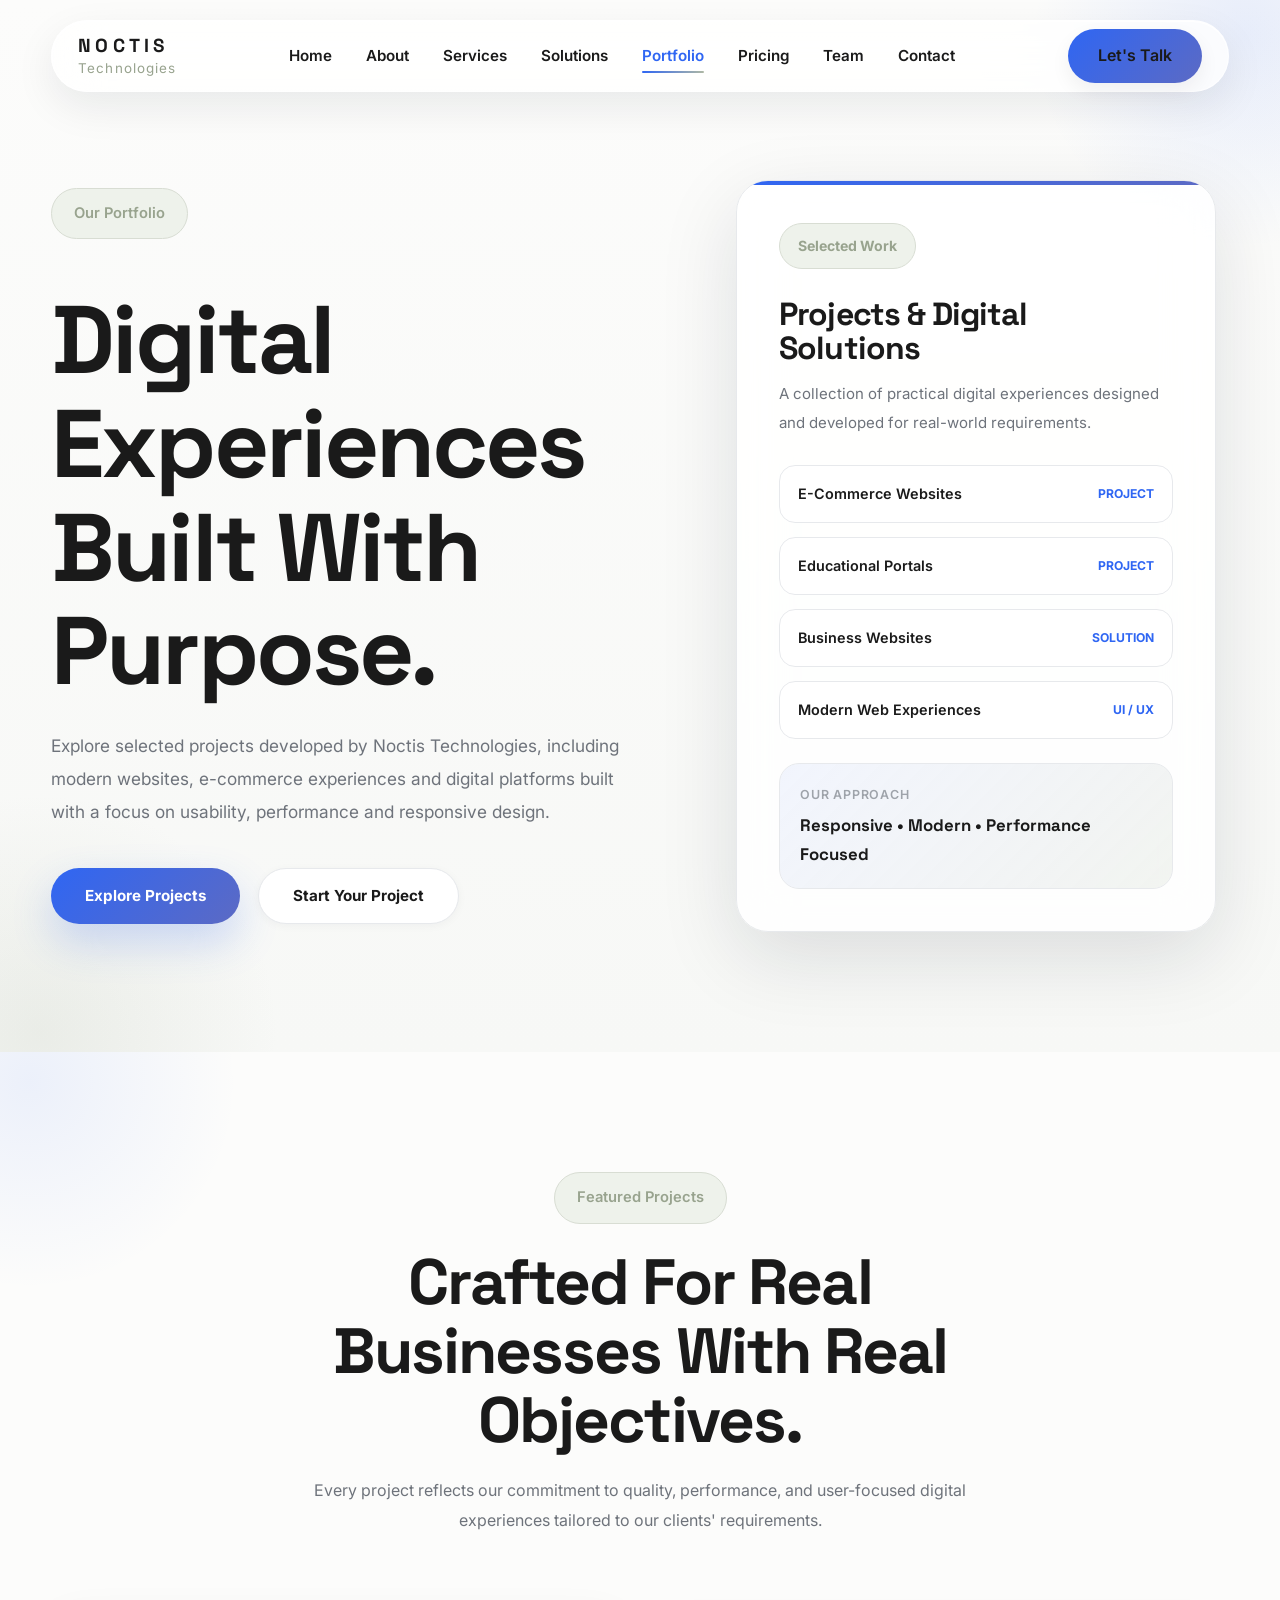
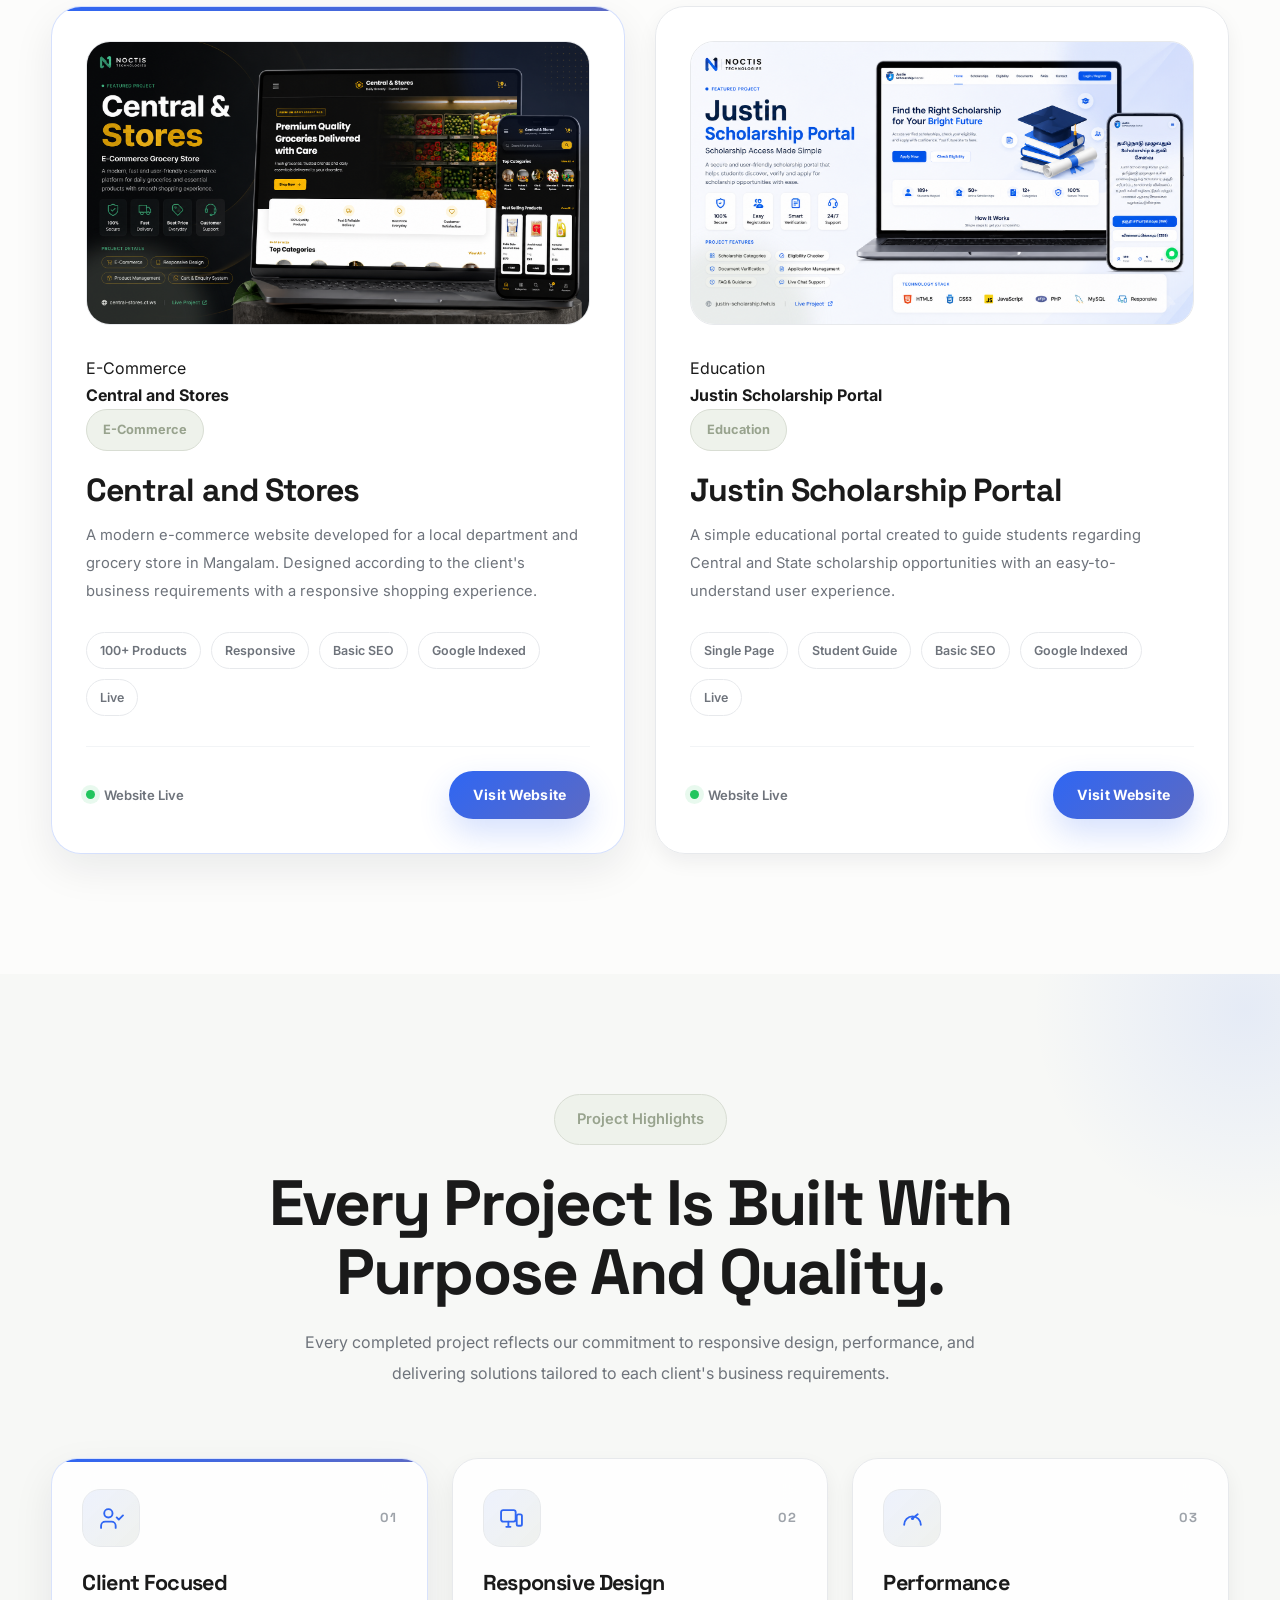
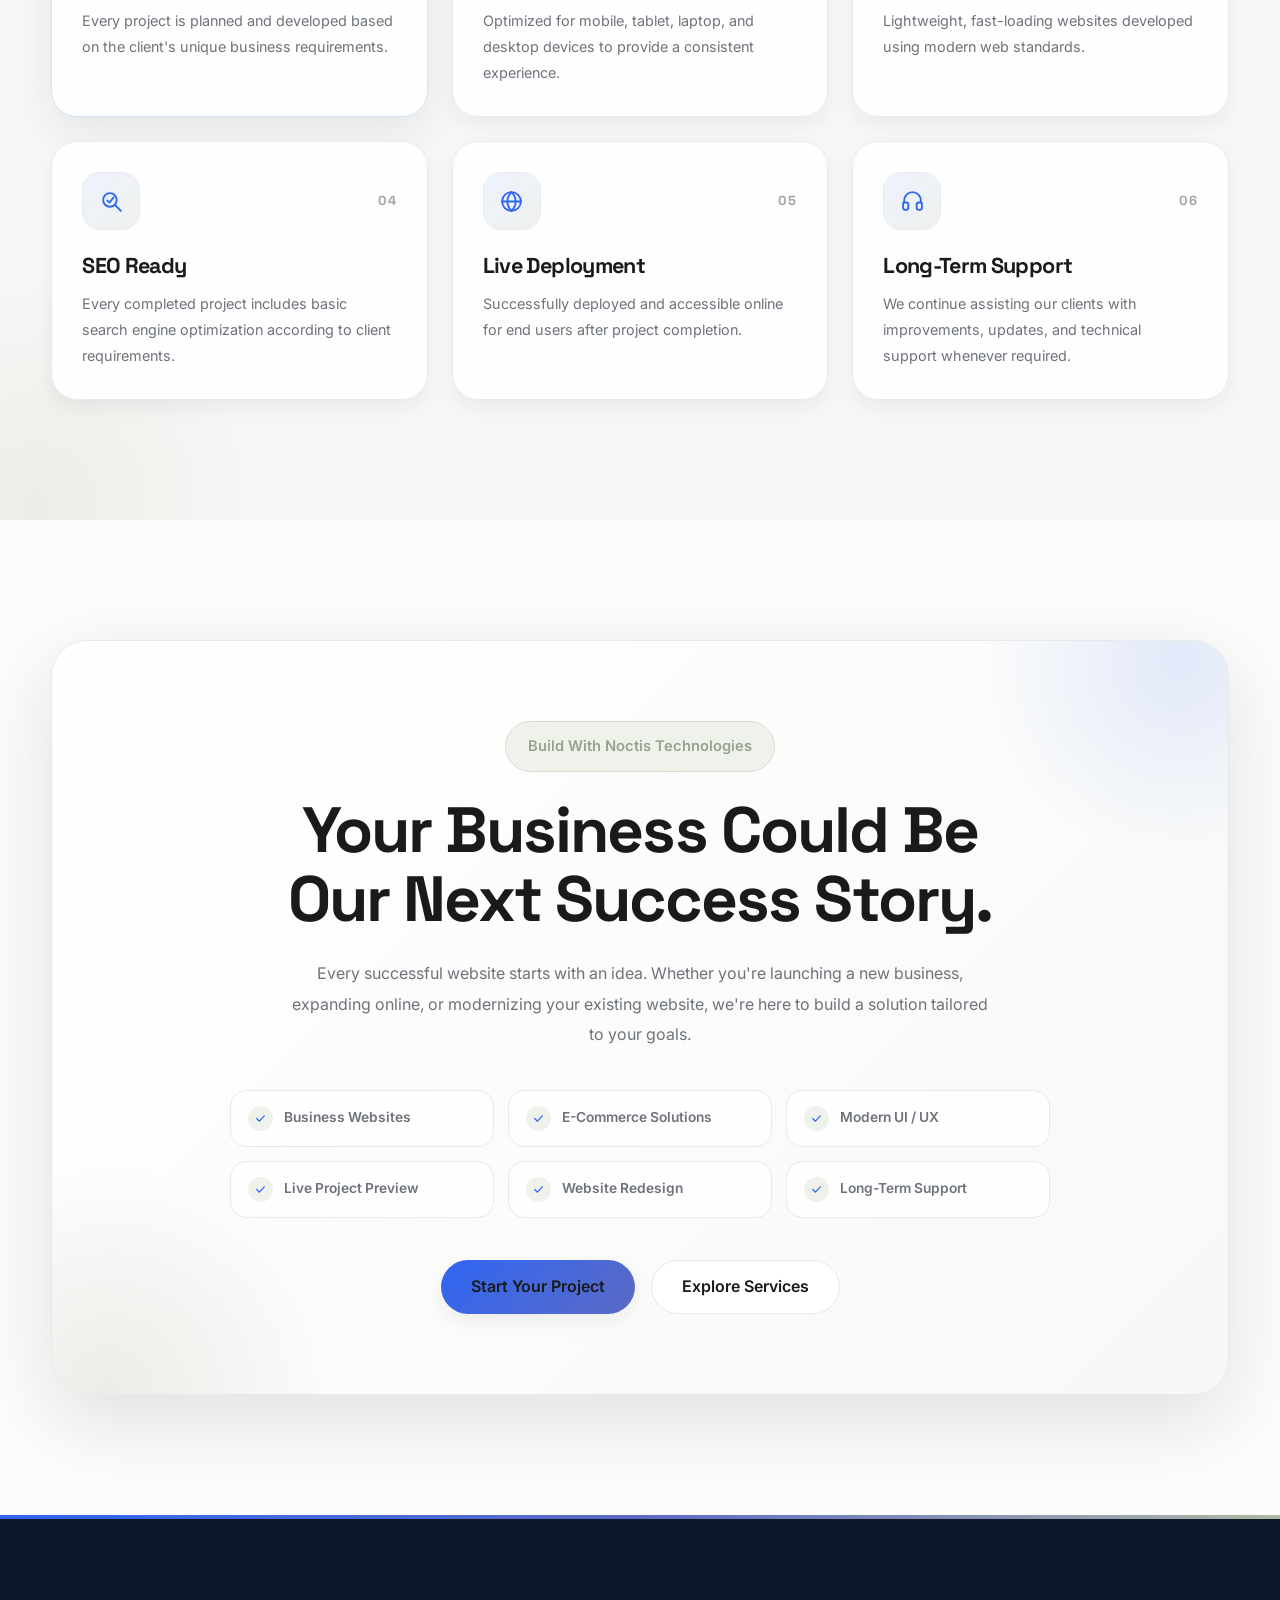
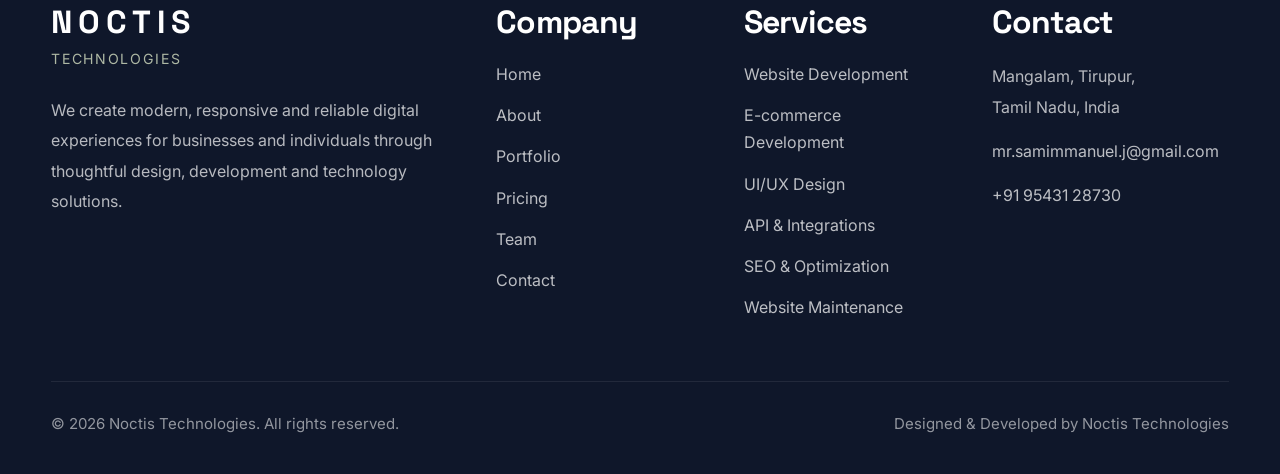
<file: portfolio.html>
<!DOCTYPE html>
<html lang="en">

<html>

    <!--==================================================
    BASIC META
    ==================================================-->

    <meta charset="UTF-8">

    <meta name="viewport"
          content="width=device-width, initial-scale=1.0">

    <meta http-equiv="X-UA-Compatible"
          content="IE=edge">

    <meta name="theme-color"
          content="#2F66F3">

<!-- ==================================================
PRIMARY SEO
================================================== -->

<title>Portfolio | Noctis Technologies – Web Design & Development Projects</title>

<meta name="title"
      content="Portfolio | Noctis Technologies – Web Design & Development Projects">

<meta name="description"
      content="Showcase modern websites, e-commerce platforms, educational portals, responsive business websites and real client projects developed by Noctis Technologies.">

<meta name="keywords"
      content="Noctis Technologies, Portfolio, Web Design Portfolio, Website Development Portfolio, Web Development Projects, Business Website Portfolio, E-commerce Website Development, Educational Portal Development, Responsive Website Design, UI/UX Design, Digital Solutions Portfolio, Client Projects, Website Design India, Web Development Tamil Nadu, Modern Website Development">

<meta name="author"
      content="Noctis Technologies">

<meta name="robots"
      content="index,follow,max-image-preview:large,max-snippet:-1,max-video-preview:-1">

<meta name="theme-color"
      content="#2F66F3">

<link rel="canonical"
      href="https://www.noctistechnologies.gt.tc/portfolio.html">

<!-- ==================================================
OPEN GRAPH
================================================== -->

<meta property="og:type"
      content="website">

<meta property="og:site_name"
      content="Noctis Technologies">

<meta property="og:title"
      content="Portfolio | Noctis Technologies – Web Design & Development Projects">

<meta property="og:description"
      content="Explore live websites, business projects, e-commerce platforms and modern digital solutions developed by Noctis Technologies.">

<meta property="og:url"
      content="https://www.noctistechnologies.gt.tc/portfolio.html">

<meta property="og:image"
      content="https://www.noctistechnologies.gt.tc/og-portfolio.jpg">

<!-- ==================================================
TWITTER
================================================== -->

<meta name="twitter:card"
      content="summary_large_image">

<meta name="twitter:title"
      content="Portfolio | Noctis Technologies – Web Design & Development Projects">

<meta name="twitter:description"
      content="Explore live client projects, responsive websites, e-commerce platforms and digital solutions by Noctis Technologies.">

<meta name="twitter:image"
      content="https://www.noctistechnologies.gt.tc/og-portfolio.jpg">

<!-- ==================================================
WEBPAGE SCHEMA
================================================== -->

<script type="application/ld+json">
{
  "@context":"https://schema.org",
  "@type":"WebPage",
  "name":"Portfolio",
  "url":"https://www.noctistechnologies.gt.tc/portfolio.html",
  "description":"Explore the portfolio of Noctis Technologies featuring real client websites, digital solutions and responsive web development projects.",
  "isPartOf":{
    "@type":"WebSite",
    "name":"Noctis Technologies",
    "url":"https://www.noctistechnologies.gt.tc"
  }
}
</script>

<!-- ==================================================
ORGANIZATION SCHEMA
================================================== -->

<script type="application/ld+json">
{
  "@context":"https://schema.org",
  "@type":"Organization",
  "name":"Noctis Technologies",
  "url":"https://www.noctistechnologies.gt.tc",
  "logo":"https://www.noctistechnologies.gt.tc/logo.png",
  "areaServed":"Worldwide"
}
</script>

<!-- ==================================================
COLLECTION PAGE SCHEMA
================================================== -->

<script type="application/ld+json">
{
  "@context":"https://schema.org",
  "@type":"CollectionPage",
  "name":"Portfolio",
  "url":"https://www.noctistechnologies.gt.tc/portfolio.html",
  "description":"Collection of web design, development and digital solution projects completed by Noctis Technologies."
}
</script>

<!-- ==================================================
CREATIVE WORK SCHEMA
================================================== -->

<script type="application/ld+json">
{
  "@context":"https://schema.org",
  "@type":"CreativeWork",
  "name":"Noctis Technologies Portfolio",
  "creator":{
    "@type":"Organization",
    "name":"Noctis Technologies"
  },
  "about":[
    "Business Websites",
    "E-Commerce Websites",
    "Educational Portals",
    "Responsive Web Design",
    "UI/UX Design",
    "Digital Solutions"
  ]
}
</script>

<!-- ==================================================
BREADCRUMB SCHEMA
================================================== -->

<script type="application/ld+json">
{
  "@context":"https://schema.org",
  "@type":"BreadcrumbList",
  "itemListElement":[
    {
      "@type":"ListItem",
      "position":1,
      "name":"Home",
      "item":"https://www.noctistechnologies.gt.tc/"
    },
    {
      "@type":"ListItem",
      "position":2,
      "name":"Portfolio",
      "item":"https://www.noctistechnologies.gt.tc/portfolio.html"
    }
  ]
}
</script>
    <!--==================================================
    GOOGLE FONTS
    ==================================================-->

    <link rel="preconnect"
          href="https://fonts.googleapis.com">

    <link rel="preconnect"
          href="https://fonts.gstatic.com"
          crossorigin>

    <link href="https://fonts.googleapis.com/css2?family=Inter:wght@300;400;500;600;700;800&family=Space+Grotesk:wght@400;500;600;700&display=swap"
          rel="stylesheet">

    <link rel="stylesheet" href="navigation.css">
<link rel="stylesheet" href="footer.css">
  <link rel="stylesheet" href="portfolio-button.css">



    <!--==================================================
    FAVICON
    ==================================================-->

    <link rel="icon"
          type="image/svg+xml"
          href="favicon.svg">


    <!--==================================================
    CSS
    ==================================================-->

    <style>


/*==================================================
ROOT VARIABLES
==================================================*/

:root{

    /* BRAND COLORS */

    --primary:#2F66F3;
    --primary-light:#5A8CFF;
    --primary-dark:#214FCC;

    --secondary:#5C6AC4;


    /* ACCENT */

    --sage:#AEB8A4;
    --sage-dark:#98A38E;
    --sage-light:#D8DDD3;
    --sage-soft:#EEF2EB;


    /* BACKGROUND */

    --background:#FCFCFB;
    --section:#F7F8F6;
    --surface:#FFFFFF;
    --card:#FFFFFF;


    /* TEXT */

    --text:#1A1A1A;
    --text-light:#6E737B;
    --text-muted:#9EA3AA;


    /* STATUS */

    --success:#22C55E;
    --warning:#F59E0B;
    --danger:#EF4444;


    /* BORDER */

    --border:#E7E9EC;
    --divider:#F2F4F6;


    /* SHADOWS */

    --shadow-xs:0 2px 10px rgba(17,24,39,.04);

    --shadow-sm:0 8px 20px rgba(17,24,39,.06);

    --shadow:0 15px 40px rgba(17,24,39,.08);

    --shadow-lg:0 25px 80px rgba(17,24,39,.12);


    /* GLOW */

    --blue-glow:0 0 60px rgba(47,102,243,.18);

    --sage-glow:0 0 60px rgba(174,184,164,.20);


    /* GLASS */

    --glass:rgba(255,255,255,.72);

    --glass-border:rgba(255,255,255,.65);

    --blur:blur(22px);


    /* RADIUS */

    --radius-xs:12px;
    --radius-sm:18px;
    --radius:24px;
    --radius-lg:32px;
    --radius-xl:40px;


    /* SPACING */

    --space-1:8px;
    --space-2:16px;
    --space-3:24px;
    --space-4:32px;
    --space-5:48px;
    --space-6:64px;
    --space-7:96px;
    --space-8:120px;


    /* LAYOUT */

    --container:1320px;

    --header-height:90px;


    /* ANIMATION */

    --transition:.35s ease;

}


/*==================================================
GLOBAL CSS
==================================================*/
      /* =========================
   GLOBAL LINK STYLES
========================= */

a,
a:link,
a:visited{
    color:var(--text) !important;
    text-decoration:none !important;
}

a:hover{
    color:var(--primary) !important;
}

nav a,
.mobile-menu a,
.footer a{
    color:var(--text) !important;
}

nav a.active,
.mobile-menu a.active{
    color:var(--primary) !important;
}

*{
    -webkit-tap-highlight-color:transparent;
}
/* =========================
   GLOBAL LINK STYLES
========================= */

a,
a:link,
a:visited{
    color:var(--text) !important;
    text-decoration:none !important;
}

a:hover{
    color:var(--primary) !important;
}

nav a,
.mobile-menu a,
.footer a{
    color:var(--text) !important;
}

nav a.active,
.mobile-menu a.active{
    color:var(--primary) !important;
}

*{
    -webkit-tap-highlight-color:transparent;
}

/*==================================================
RESET
==================================================*/

*,
*::before,
*::after{

    margin:0;

    padding:0;

    box-sizing:border-box;

}


html{

    font-size:16px;

    scroll-behavior:smooth;

    scroll-padding-top:var(--header-height);

}


body{

    font-family:"Inter",sans-serif;

    background:var(--background);

    color:var(--text);

    line-height:1.7;

    overflow-x:hidden;

    text-rendering:optimizeLegibility;

    -webkit-font-smoothing:antialiased;

    -moz-osx-font-smoothing:grayscale;

}


/*==================================================
TYPOGRAPHY
==================================================*/

h1,
h2,
h3,
h4,
h5,
h6{

    font-family:"Space Grotesk",sans-serif;

    font-weight:700;

    color:var(--text);

    line-height:1.08;

    letter-spacing:-.03em;

}


h1{

    font-size:clamp(3rem,8vw,6rem);

}


h2{

    font-size:clamp(2.3rem,5vw,4rem);

}


h3{

    font-size:clamp(1.45rem,3vw,2rem);

}


h4{

    font-size:1.15rem;

}


p{

    color:var(--text-light);

    font-size:1rem;

    line-height:1.9;

}


a{

    text-decoration:none;

    color:inherit;

    transition:var(--transition);

}


ul{

    list-style:none;

}


img{

    display:block;

    width:100%;

    height:auto;

}


button{

    border:none;

    outline:none;

    background:none;

    font:inherit;

    cursor:pointer;

}


input,
textarea{

    border:none;

    outline:none;

    font:inherit;

}


/*==================================================
LAYOUT
==================================================*/

.container{

    width:min(92%,var(--container));

    margin-inline:auto;

}


section{

    position:relative;

    padding:120px 0;

}


/*==================================================
SECTION HEADING
==================================================*/

.section-heading{

    max-width:760px;

    margin:0 auto 70px;

    text-align:center;

}


.section-badge{

    display:inline-flex;

    align-items:center;

    justify-content:center;

    padding:12px 22px;

    margin-bottom:24px;

    border-radius:999px;

    background:var(--sage-soft);

    border:1px solid var(--sage-light);

    color:var(--sage-dark);

    font-size:.92rem;

    font-weight:600;

}


.section-heading h2{

    margin-bottom:20px;

}


.section-heading p{

    max-width:680px;

    margin:auto;

}


/*==================================================
BUTTONS
==================================================*/

.btn-primary{

    display:inline-flex;

    align-items:center;

    justify-content:center;

    min-height:54px;

    padding:0 30px;

    border-radius:999px;

    background:linear-gradient(
        135deg,
        var(--primary),
        var(--secondary)
    );

    color:#fff;

    font-weight:600;

    box-shadow:var(--shadow-sm);

    transition:var(--transition);

}


.btn-primary:hover{

    transform:translateY(-4px);

    box-shadow:var(--shadow-lg);

}


.btn-secondary{

    display:inline-flex;

    align-items:center;

    justify-content:center;

    min-height:54px;

    padding:0 30px;

    border-radius:999px;

    border:1px solid var(--border);

    background:#fff;

    color:var(--text);

    font-weight:600;

    transition:var(--transition);

}


.btn-secondary:hover{

    color:var(--primary);

    border-color:var(--primary);

    transform:translateY(-4px);

}


/*==================================================
SCROLLBAR
==================================================*/

::-webkit-scrollbar{

    width:10px;

}


::-webkit-scrollbar-track{

    background:var(--section);

}


::-webkit-scrollbar-thumb{

    background:linear-gradient(
        var(--primary),
        var(--sage)
    );

    border-radius:999px;

}


/*==================================================
TEXT SELECTION
==================================================*/

::selection{

    background:var(--primary);

    color:#fff;

}


/*==================================================
GLOBAL RESPONSIVE
==================================================*/

@media(max-width:992px){

    .container{

        width:94%;

    }

}


@media(max-width:768px){

    section{

        padding:90px 0;

    }

}


@media(max-width:480px){

    html{

        font-size:15px;

    }

    section{

        padding:75px 0;

    }

    .section-heading{

        margin-bottom:50px;

    }

}
      /*==================================================
HEADER
==================================================*/

.header{

    position:fixed;

    top:0;

    left:0;

    width:100%;

    z-index:1000;

    padding:20px 0;

    transition:all .35s ease;

}

.header.scrolled{

    padding:14px 0;

}


/*==================================================
NAVBAR
==================================================*/

.navbar{

    display:flex;

    align-items:center;

    justify-content:space-between;

    gap:40px;

    height:72px;

    padding:0 26px;

    background:rgba(255,255,255,.78);

    backdrop-filter:blur(24px);

    -webkit-backdrop-filter:blur(24px);

    border:1px solid rgba(255,255,255,.65);

    border-radius:999px;

    box-shadow:
    var(--shadow),
    inset 0 1px rgba(255,255,255,.9);

}


/*==================================================
LOGO / BRAND
==================================================*/

.brand{

    display:flex;

    align-items:center;

    gap:14px;

    flex-shrink:0;

}

.brand img{

    width:48px;

    height:48px;

    object-fit:contain;

}

.brand-text{

    display:flex;

    flex-direction:column;

    line-height:1;

}

.brand-title{

    font-family:"Space Grotesk",sans-serif;

    font-size:1.18rem;

    font-weight:700;

    letter-spacing:.22em;

    text-transform:uppercase;

}

.brand-subtitle{

    margin-top:6px;

    font-size:.84rem;

    color:var(--sage-dark);

    letter-spacing:.08em;

}


/*==================================================
DESKTOP NAVIGATION
==================================================*/

.nav-links{

    display:flex;

    align-items:center;

    gap:34px;

}

.nav-links li{

    list-style:none;

}

.nav-links a{

    position:relative;

    font-size:.95rem;

    font-weight:600;

    color:var(--text-light);

    transition:.35s;

}

.nav-links a:hover,
.nav-links a.active{

    color:var(--primary);

}

.nav-links a::after{

    content:"";

    position:absolute;

    left:0;

    bottom:-8px;

    width:0;

    height:2px;

    border-radius:999px;

    background:linear-gradient(
        90deg,
        var(--primary),
        var(--sage)
    );

    transition:.35s;

}

.nav-links a:hover::after,
.nav-links a.active::after{

    width:100%;

}


/*==================================================
RIGHT AREA
==================================================*/

.nav-right{

    display:flex;

    align-items:center;

    gap:16px;

}


/*==================================================
MENU TOGGLE
==================================================*/

.menu-toggle{

    display:none;

    width:52px;

    height:52px;

    align-items:center;

    justify-content:center;

    flex-shrink:0;

    border-radius:50%;

    background:#fff;

    color:var(--text);

    border:1px solid var(--border);

    box-shadow:var(--shadow-xs);

    transition:.35s;

}

.menu-toggle:hover{

    transform:scale(1.05);

    border-color:var(--primary);

    color:var(--primary);

}


/*==================================================
PREMIUM MOBILE MENU
==================================================*/

.mobile-menu{

    position:fixed;

    inset:0;

    width:100%;

    height:100vh;

    height:100dvh;

    background:rgba(252,252,251,.98);

    backdrop-filter:blur(28px);

    -webkit-backdrop-filter:blur(28px);

    transform:translateX(100%);

    transition:.45s ease;

    z-index:9999;

    overflow-y:auto;

    padding:100px 30px 40px;

}

.mobile-menu.active{

    transform:translateX(0);

}

.mobile-menu nav{

    display:flex;

    flex-direction:column;

    max-width:700px;

    margin:auto;

}

.mobile-menu nav a{

    display:flex;

    align-items:center;

    justify-content:space-between;

    padding:22px 0;

    font-family:"Space Grotesk",sans-serif;

    font-size:1.25rem;

    font-weight:600;

    color:var(--text);

    border-bottom:1px solid var(--divider);

    transition:.3s;

}

.mobile-menu nav a:hover{

    color:var(--primary);

    padding-left:10px;

}

.mobile-menu nav a.active{

    color:var(--primary);

}

.mobile-menu .btn-primary{

    margin-top:34px;

    width:100%;

    border-bottom:none;

    color:#fff;

}

.mobile-menu .btn-primary:hover{

    color:#fff;

    padding-left:0;

}


/*==================================================
SCROLL PROGRESS
==================================================*/

.scroll-progress{

    position:fixed;

    top:0;

    left:0;

    width:0;

    height:3px;

    background:linear-gradient(
        90deg,
        var(--primary),
        var(--secondary)
    );

    z-index:10001;

}


/*==================================================
HEADER RESPONSIVE
==================================================*/

@media(max-width:1100px){

    .nav-links{

        display:none;

    }

    .menu-toggle{

        display:flex;

    }

    .nav-right .btn-primary{

        display:none;

    }

}


@media(max-width:768px){

    .header{

        padding:14px 0;

    }

    .navbar{

        height:66px;

        padding:0 18px;

        border-radius:24px;

    }

    .brand-title{

        font-size:1.05rem;

    }

    .brand-subtitle{

        font-size:.78rem;

    }

    .mobile-menu{

        padding:90px 24px 30px;

    }

}


@media(max-width:480px){

    .navbar{

        padding:0 14px;

    }

    .mobile-menu nav a{

        font-size:1.15rem;

        padding:18px 0;

    }

    .menu-toggle{

        width:48px;

        height:48px;

    }

}


@media(max-width:360px){

    .brand-title{

        font-size:.95rem;

        letter-spacing:.18em;

    }

    .brand-subtitle{

        font-size:.72rem;

    }

    .menu-toggle{

        width:44px;

        height:44px;

    }

  }
      /*==================================================
PORTFOLIO HERO
==================================================*/

.portfolio-hero{

    position:relative;

    overflow:hidden;

    padding:180px 0 120px;

    background:linear-gradient(
        180deg,
        var(--background),
        var(--section)
    );

}

.portfolio-hero::before{

    content:"";

    position:absolute;

    top:-180px;

    right:-180px;

    width:430px;

    height:430px;

    border-radius:50%;

    background:radial-gradient(
        rgba(47,102,243,.10),
        transparent 70%
    );

}

.portfolio-hero::after{

    content:"";

    position:absolute;

    bottom:-220px;

    left:-200px;

    width:480px;

    height:480px;

    border-radius:50%;

    background:radial-gradient(
        rgba(174,184,164,.18),
        transparent 70%
    );

}


/*==================================================
HERO LAYOUT
==================================================*/

.portfolio-hero-wrapper{

    display:grid;

    grid-template-columns:1.08fr .92fr;

    gap:80px;

    align-items:center;

    position:relative;

    z-index:2;

}


/*==================================================
HERO CONTENT
==================================================*/

.portfolio-hero-content h1{

    margin:26px 0;

}

.portfolio-hero-content p{

    max-width:680px;

    margin-bottom:40px;

    font-size:1.08rem;

}

.portfolio-hero-buttons{

    display:flex;

    flex-wrap:wrap;

    gap:18px;

}


/*==================================================
PORTFOLIO HERO VISUAL
==================================================*/

.portfolio-hero-visual{

    display:flex;

    justify-content:center;

}


/*==================================================
PORTFOLIO OVERVIEW CARD
==================================================*/

.portfolio-overview-card{

    position:relative;

    width:100%;

    max-width:480px;

    padding:42px;

    border-radius:32px;

    background:rgba(255,255,255,.84);

    backdrop-filter:blur(24px);

    -webkit-backdrop-filter:blur(24px);

    border:1px solid var(--border);

    box-shadow:var(--shadow-lg);

    overflow:hidden;

}

.portfolio-overview-card::before{

    content:"";

    position:absolute;

    top:0;

    left:0;

    width:100%;

    height:4px;

    background:linear-gradient(
        90deg,
        var(--primary),
        var(--secondary)
    );

}


/*==================================================
OVERVIEW BADGE
==================================================*/

.portfolio-card-badge{

    display:inline-flex;

    align-items:center;

    padding:10px 18px;

    margin-bottom:28px;

    border-radius:999px;

    background:var(--sage-soft);

    border:1px solid var(--sage-light);

    color:var(--sage-dark);

    font-size:.88rem;

    font-weight:700;

}

.portfolio-overview-card h3{

    margin-bottom:14px;

}

.portfolio-overview-card > p{

    margin-bottom:28px;

    font-size:.94rem;

}


/*==================================================
PORTFOLIO PROJECT TYPES
==================================================*/

.portfolio-project-types{

    display:grid;

    gap:14px;

}

.portfolio-project-type{

    display:flex;

    align-items:center;

    justify-content:space-between;

    gap:16px;

    min-height:58px;

    padding:15px 18px;

    border-radius:16px;

    background:#fff;

    border:1px solid var(--border);

    transition:.35s ease;

}

.portfolio-project-type:hover{

    transform:translateX(6px);

    border-color:rgba(47,102,243,.25);

    box-shadow:var(--shadow-xs);

}

.portfolio-project-type span{

    color:var(--text);

    font-size:.9rem;

    font-weight:600;

}

.portfolio-project-type small{

    flex-shrink:0;

    color:var(--primary);

    font-size:.76rem;

    font-weight:700;

}


/*==================================================
PORTFOLIO STATUS
==================================================*/

.portfolio-status{

    margin-top:24px;

    padding:20px;

    border-radius:20px;

    background:linear-gradient(
        135deg,
        rgba(47,102,243,.06),
        rgba(174,184,164,.15)
    );

    border:1px solid var(--border);

}

.portfolio-status span{

    display:block;

    margin-bottom:6px;

    color:var(--text-muted);

    font-size:.78rem;

    font-weight:600;

    text-transform:uppercase;

    letter-spacing:.06em;

}

.portfolio-status strong{

    display:block;

    color:var(--text);

    font-family:"Space Grotesk",sans-serif;

    font-size:1.05rem;

}


/*==================================================
PORTFOLIO HERO RESPONSIVE
==================================================*/

@media(max-width:992px){

    .portfolio-hero-wrapper{

        grid-template-columns:1fr;

        gap:60px;

        text-align:center;

    }

    .portfolio-hero-content p{

        margin:0 auto 36px;

    }

    .portfolio-hero-buttons{

        justify-content:center;

    }

    .portfolio-hero-visual{

        margin-top:10px;

    }

    .portfolio-overview-card{

        text-align:left;

    }

}


@media(max-width:768px){

    .portfolio-hero{

        padding:150px 0 90px;

    }

    .portfolio-hero-wrapper{

        gap:45px;

    }

    .portfolio-overview-card{

        padding:32px;

    }

}


@media(max-width:480px){

    .portfolio-hero{

        padding:130px 0 75px;

    }

    .portfolio-hero-content h1{

        font-size:clamp(2.5rem,13vw,3.7rem);

    }

    .portfolio-hero-buttons{

        flex-direction:column;

    }

    .portfolio-hero-buttons .btn-primary,
    .portfolio-hero-buttons .btn-secondary{

        width:100%;

    }

    .portfolio-overview-card{

        padding:24px;

        border-radius:24px;

    }

    .portfolio-project-type{

        min-height:54px;

        padding:14px 16px;

    }

}


@media(max-width:360px){

    .portfolio-overview-card{

        padding:20px;

    }

    .portfolio-project-type{

        align-items:flex-start;

        flex-direction:column;

        gap:5px;

    }

  }
      /*==================================================
FEATURED PROJECTS
==================================================*/

.portfolio-projects{

    position:relative;

    overflow:hidden;

    background:var(--background);

}

.portfolio-projects::before{

    content:"";

    position:absolute;

    top:-180px;

    left:-180px;

    width:420px;

    height:420px;

    border-radius:50%;

    background:radial-gradient(
        rgba(47,102,243,.08),
        transparent 70%
    );

}


/*==================================================
PROJECT GRID
==================================================*/

.project-grid{

    display:grid;

    grid-template-columns:repeat(2,1fr);

    gap:30px;

    position:relative;

    z-index:2;

}


/*==================================================
PROJECT CARD
==================================================*/

.project-card{

    position:relative;

    display:flex;

    flex-direction:column;

    min-width:0;

    padding:34px;

    border-radius:30px;

    background:rgba(255,255,255,.84);

    backdrop-filter:blur(22px);

    -webkit-backdrop-filter:blur(22px);

    border:1px solid var(--border);

    box-shadow:var(--shadow-sm);

    transition:.4s ease;

    overflow:hidden;

}

.project-card::before{

    content:"";

    position:absolute;

    top:0;

    left:0;

    width:100%;

    height:4px;

    background:linear-gradient(
        90deg,
        var(--primary),
        var(--secondary)
    );

    transform:scaleX(0);

    transform-origin:left;

    transition:.4s ease;

}

.project-card:hover{

    transform:translateY(-10px);

    border-color:rgba(47,102,243,.18);

    box-shadow:var(--shadow-lg);

}

.project-card:hover::before{

    transform:scaleX(1);

}


/*==================================================
FEATURED PROJECT CARD
==================================================*/

.project-card.featured{

    border-color:rgba(47,102,243,.20);

    box-shadow:var(--shadow);

}

.project-card.featured::before{

    transform:scaleX(1);

}


/*==================================================
PROJECT PREVIEW
==================================================*/

.project-preview{

    position:relative;

    display:flex;

    align-items:center;

    justify-content:center;

    width:100%;

    min-height:260px;

    margin-bottom:30px;

    border-radius:24px;

    overflow:hidden;

    background:linear-gradient(
        135deg,
        rgba(47,102,243,.10),
        rgba(92,106,196,.12),
        rgba(174,184,164,.20)
    );

    border:1px solid var(--border);

}

.project-preview::before{

    content:"";

    position:absolute;

    width:180px;

    height:180px;

    top:-70px;

    right:-50px;

    border-radius:50%;

    background:rgba(47,102,243,.10);

    filter:blur(10px);

}

.project-preview::after{

    content:"";

    position:absolute;

    width:160px;

    height:160px;

    bottom:-80px;

    left:-40px;

    border-radius:50%;

    background:rgba(174,184,164,.20);

    filter:blur(10px);

}


/*==================================================
BROWSER MOCKUP
==================================================*/

.project-browser{

    position:relative;

    z-index:2;

    width:82%;

    max-width:390px;

    overflow:hidden;

    border-radius:16px;

    background:#fff;

    border:1px solid rgba(255,255,255,.9);

    box-shadow:0 20px 50px rgba(17,24,39,.14);

    transform:translateY(4px);

    transition:.4s ease;

}

.project-card:hover .project-browser{

    transform:translateY(-4px);

}


/*==================================================
BROWSER TOP
==================================================*/

.project-browser-top{

    display:flex;

    align-items:center;

    gap:6px;

    height:34px;

    padding:0 12px;

    background:var(--section);

    border-bottom:1px solid var(--divider);

}

.project-browser-dot{

    width:7px;

    height:7px;

    border-radius:50%;

    background:var(--sage);

}

.project-browser-bar{

    flex:1;

    height:8px;

    margin-left:8px;

    border-radius:999px;

    background:var(--border);

}


/*==================================================
BROWSER CONTENT
==================================================*/

.project-browser-content{

    display:flex;

    flex-direction:column;

    align-items:center;

    justify-content:center;

    min-height:150px;

    padding:25px;

    text-align:center;

}

.project-browser-content span{

    display:inline-flex;

    margin-bottom:10px;

    padding:7px 12px;

    border-radius:999px;

    background:var(--sage-soft);

    color:var(--sage-dark);

    font-size:.7rem;

    font-weight:700;

}

.project-browser-content strong{

    font-family:"Space Grotesk",sans-serif;

    color:var(--text);

    font-size:1.15rem;

}


/*==================================================
PROJECT CATEGORY
==================================================*/

.project-category{

    display:inline-flex;

    align-self:flex-start;

    align-items:center;

    padding:9px 16px;

    margin-bottom:22px;

    border-radius:999px;

    background:var(--sage-soft);

    border:1px solid var(--sage-light);

    color:var(--sage-dark);

    font-size:.8rem;

    font-weight:700;

}


/*==================================================
PROJECT CONTENT
==================================================*/

.project-content{

    display:flex;

    flex-direction:column;

    flex:1;

}

.project-content h3{

    margin-bottom:14px;

}

.project-description{

    margin-bottom:26px;

    font-size:.92rem;

}


/*==================================================
PROJECT TAGS
==================================================*/

.project-tags{

    display:flex;

    flex-wrap:wrap;

    gap:10px;

    margin-bottom:30px;

}

.project-tags span{

    display:inline-flex;

    align-items:center;

    min-height:36px;

    padding:7px 13px;

    border-radius:999px;

    background:#fff;

    border:1px solid var(--border);

    color:var(--text-light);

    font-size:.78rem;

    font-weight:600;

    transition:.3s ease;

}

.project-tags span:hover{

    color:var(--primary);

    border-color:rgba(47,102,243,.25);

}


/*==================================================
PROJECT FOOTER
==================================================*/

.project-footer{

    display:flex;

    align-items:center;

    justify-content:space-between;

    gap:20px;

    margin-top:auto;

    padding-top:24px;

    border-top:1px solid var(--divider);

}


/*==================================================
LIVE STATUS
==================================================*/

.project-live-status{

    display:flex;

    align-items:center;

    gap:9px;

    color:var(--text-light);

    font-size:.82rem;

    font-weight:600;

}

.project-live-status::before{

    content:"";

    width:9px;

    height:9px;

    flex-shrink:0;

    border-radius:50%;

    background:var(--success);

    box-shadow:0 0 0 5px rgba(34,197,94,.10);

}


/*==================================================
PROJECT BUTTON
==================================================*/

.project-footer .btn-primary{

    min-height:48px;

    padding:0 24px;

    font-size:.88rem;

}


/*==================================================
PROJECT RESPONSIVE
==================================================*/

@media(max-width:1000px){

    .project-grid{

        grid-template-columns:1fr;

    }

    .project-card{

        max-width:760px;

        width:100%;

        margin-inline:auto;

    }

}


@media(max-width:768px){

    .project-card{

        padding:28px;

    }

    .project-preview{

        min-height:240px;

    }

}


@media(max-width:600px){

    .project-footer{

        align-items:stretch;

        flex-direction:column;

    }

    .project-footer .btn-primary{

        width:100%;

    }

}


@media(max-width:480px){

    .project-grid{

        gap:24px;

    }

    .project-card{

        padding:22px;

        border-radius:24px;

    }

    .project-preview{

        min-height:200px;

        margin-bottom:24px;

        border-radius:20px;

    }

    .project-browser{

        width:90%;

    }

    .project-browser-content{

        min-height:120px;

        padding:20px 15px;

    }

    .project-browser-content strong{

        font-size:1rem;

    }

    .project-tags{

        margin-bottom:24px;

    }

}


@media(max-width:360px){

    .project-card{

        padding:18px;

    }

    .project-preview{

        min-height:180px;

    }

    .project-browser{

        width:94%;

    }

  }
      /*==================================================
PROJECT IMPACT
==================================================*/

.project-impact{

    position:relative;

    overflow:hidden;

    background:var(--section);

}

.project-impact::before{

    content:"";

    position:absolute;

    top:-180px;

    right:-180px;

    width:430px;

    height:430px;

    border-radius:50%;

    background:radial-gradient(
        rgba(47,102,243,.09),
        transparent 70%
    );

}

.project-impact::after{

    content:"";

    position:absolute;

    bottom:-220px;

    left:-200px;

    width:470px;

    height:470px;

    border-radius:50%;

    background:radial-gradient(
        rgba(174,184,164,.17),
        transparent 70%
    );

}


/*==================================================
IMPACT GRID
==================================================*/

.impact-grid{

    display:grid;

    grid-template-columns:repeat(3,1fr);

    gap:24px;

    position:relative;

    z-index:2;

}


/*==================================================
IMPACT CARD
==================================================*/

.impact-card{

    position:relative;

    min-width:0;

    padding:30px;

    border-radius:26px;

    background:rgba(255,255,255,.84);

    backdrop-filter:blur(22px);

    -webkit-backdrop-filter:blur(22px);

    border:1px solid var(--border);

    box-shadow:var(--shadow-sm);

    transition:.4s ease;

    overflow:hidden;

}

.impact-card::before{

    content:"";

    position:absolute;

    top:0;

    left:0;

    width:100%;

    height:3px;

    background:linear-gradient(
        90deg,
        var(--primary),
        var(--secondary)
    );

    transform:scaleX(0);

    transform-origin:left;

    transition:.4s ease;

}

.impact-card:hover{

    transform:translateY(-8px);

    border-color:rgba(47,102,243,.18);

    box-shadow:var(--shadow-lg);

}

.impact-card:hover::before{

    transform:scaleX(1);

}


/*==================================================
FEATURED IMPACT CARD
==================================================*/

.impact-card.featured{

    border-color:rgba(47,102,243,.18);

    box-shadow:var(--shadow);

}

.impact-card.featured::before{

    transform:scaleX(1);

}


/*==================================================
IMPACT CARD TOP
==================================================*/

.impact-card-top{

    display:flex;

    align-items:center;

    justify-content:space-between;

    gap:20px;

    margin-bottom:24px;

}


/*==================================================
IMPACT ICON
==================================================*/

.impact-icon{

    display:flex;

    align-items:center;

    justify-content:center;

    flex-shrink:0;

    width:58px;

    height:58px;

    border-radius:18px;

    background:linear-gradient(
        135deg,
        rgba(47,102,243,.08),
        rgba(174,184,164,.18)
    );

    border:1px solid var(--border);

    color:var(--primary);

}

.impact-icon svg{

    width:25px;

    height:25px;

}


/*==================================================
IMPACT NUMBER
==================================================*/

.impact-number{

    font-family:"Space Grotesk",sans-serif;

    color:var(--text-muted);

    font-size:.82rem;

    font-weight:700;

    letter-spacing:.08em;

}


/*==================================================
IMPACT CONTENT
==================================================*/

.impact-card h3{

    margin-bottom:14px;

    font-size:1.35rem;

}

.impact-card p{

    margin:0;

    font-size:.9rem;

    line-height:1.8;

}


/*==================================================
IMPACT RESPONSIVE
==================================================*/

@media(max-width:1100px){

    .impact-grid{

        grid-template-columns:repeat(2,1fr);

    }

}


@media(max-width:700px){

    .impact-grid{

        grid-template-columns:1fr;

    }

    .impact-card{

        padding:26px;

    }

}


@media(max-width:480px){

    .impact-grid{

        gap:18px;

    }

    .impact-card{

        padding:22px;

        border-radius:22px;

    }

    .impact-icon{

        width:52px;

        height:52px;

        border-radius:16px;

    }

    .impact-icon svg{

        width:23px;

        height:23px;

    }

}


@media(max-width:360px){

    .impact-card-top{

        margin-bottom:20px;

    }

  }
      /*==================================================
PORTFOLIO CTA
==================================================*/

.portfolio-cta{

    position:relative;

    overflow:hidden;

    background:var(--background);

}


/*==================================================
CTA BOX
==================================================*/

.portfolio-cta-box{

    position:relative;

    overflow:hidden;

    max-width:1180px;

    margin-inline:auto;

    padding:80px 60px;

    text-align:center;

    border-radius:36px;

    background:linear-gradient(
        135deg,
        rgba(255,255,255,.94),
        rgba(247,248,246,.92)
    );

    border:1px solid var(--border);

    box-shadow:var(--shadow-lg);

}


/*==================================================
CTA BACKGROUND EFFECTS
==================================================*/

.portfolio-cta-box::before{

    content:"";

    position:absolute;

    top:-180px;

    right:-150px;

    width:400px;

    height:400px;

    border-radius:50%;

    background:radial-gradient(
        rgba(47,102,243,.12),
        transparent 70%
    );

    pointer-events:none;

}

.portfolio-cta-box::after{

    content:"";

    position:absolute;

    bottom:-220px;

    left:-170px;

    width:450px;

    height:450px;

    border-radius:50%;

    background:radial-gradient(
        rgba(174,184,164,.22),
        transparent 70%
    );

    pointer-events:none;

}


/*==================================================
CTA CONTENT
==================================================*/

.portfolio-cta-content{

    position:relative;

    z-index:2;

    max-width:820px;

    margin-inline:auto;

}

.portfolio-cta-content h2{

    margin:0 auto 24px;

    max-width:760px;

}

.portfolio-cta-content > p{

    max-width:700px;

    margin:0 auto 40px;

}


/*==================================================
CTA FEATURES
==================================================*/

.portfolio-cta-features{

    display:grid;

    grid-template-columns:repeat(3,1fr);

    gap:14px;

    max-width:820px;

    margin:0 auto 42px;

}

.portfolio-cta-feature{

    display:flex;

    align-items:center;

    gap:11px;

    min-width:0;

    padding:15px 17px;

    text-align:left;

    border-radius:16px;

    background:rgba(255,255,255,.82);

    border:1px solid var(--border);

    color:var(--text-light);

    font-size:.86rem;

    font-weight:600;

    transition:.35s ease;

}

.portfolio-cta-feature:hover{

    transform:translateY(-4px);

    border-color:rgba(47,102,243,.22);

    box-shadow:var(--shadow-xs);

}


/*==================================================
CTA FEATURE CHECK
==================================================*/

.portfolio-cta-check{

    display:flex;

    align-items:center;

    justify-content:center;

    flex-shrink:0;

    width:25px;

    height:25px;

    border-radius:50%;

    background:var(--sage-soft);

    color:var(--primary);

}

.portfolio-cta-check svg{

    width:13px;

    height:13px;

}


/*==================================================
CTA BUTTONS
==================================================*/

.portfolio-cta-buttons{

    display:flex;

    align-items:center;

    justify-content:center;

    flex-wrap:wrap;

    gap:16px;

}


/*==================================================
CTA RESPONSIVE
==================================================*/

@media(max-width:900px){

    .portfolio-cta-box{

        padding:65px 40px;

    }

    .portfolio-cta-features{

        grid-template-columns:repeat(2,1fr);

    }

}


@media(max-width:600px){

    .portfolio-cta-box{

        padding:55px 26px;

        border-radius:28px;

    }

    .portfolio-cta-features{

        grid-template-columns:1fr;

        gap:10px;

    }

    .portfolio-cta-feature{

        padding:14px 16px;

    }

    .portfolio-cta-buttons{

        flex-direction:column;

    }

    .portfolio-cta-buttons .btn-primary,
    .portfolio-cta-buttons .btn-secondary{

        width:100%;

    }

}


@media(max-width:480px){

    .portfolio-cta-box{

        padding:48px 20px;

        border-radius:24px;

    }

    .portfolio-cta-content > p{

        margin-bottom:32px;

    }

    .portfolio-cta-features{

        margin-bottom:34px;

    }

}


@media(max-width:360px){

    .portfolio-cta-box{

        padding:42px 16px;

    }

      }
  }
      .project-preview{
    aspect-ratio:16/9;
    overflow:hidden;
    border-radius:24px;
}

.project-thumbnail{
    width:100%;
    height:100%;
    object-fit:cover;
    display:block;
    transition:.4s ease;
}

.project-card:hover .project-thumbnail{
    transform:scale(1.05);
}
      </style>
      <body>
      <!--==================================================
NOCTIS TECHNOLOGIES
SCROLL PROGRESS BAR
==================================================-->

<div class="scroll-progress"></div>


<!--==================================================
NOCTIS TECHNOLOGIES
HEADER / NAVIGATION
==================================================-->

<header class="header">

    <div class="container">

        <nav class="navbar">


            <!--==================================================
            BRAND LOGO / WORDMARK
            ==================================================-->

            <a href="index.html" class="brand">

                <div class="brand-text">

                    <span class="brand-title">
                        NOCTIS
                    </span>

                    <span class="brand-subtitle">
                        Technologies
                    </span>

                </div>

            </a>


            <!--==================================================
            DESKTOP NAVIGATION MENU
            ==================================================-->

            <ul class="nav-links">

                <li><a href="index.html">Home</a></li>

                <li><a href="about.html" class="active">About</a></li>

                <li><a href="services.html">Services</a></li>

                <li><a href="solutions.html">Solutions</a></li>

                <li><a href="portfolio.html">Portfolio</a></li>

                <li><a href="pricing.html">Pricing</a></li>

                <li><a href="team.html">Team</a></li>

                <li><a href="contact.html">Contact</a></li>

            </ul>


            <!--==================================================
            RIGHT SIDE ACTIONS
            ==================================================-->

            <div class="nav-right">


                <!--==============================
                DESKTOP CTA BUTTON
                ==============================-->

                <a href="contact.html" class="btn-primary">

                    Let's Talk

                </a>


                <!--==============================
                MOBILE MENU TOGGLE
                ==============================-->

                <button
                    class="menu-toggle"
                    type="button"
                    aria-label="Open navigation menu"
                    aria-expanded="false">

                    <svg
                        width="28"
                        height="28"
                        viewBox="0 0 24 24"
                        fill="none"
                        stroke="currentColor"
                        stroke-width="2"
                        stroke-linecap="round">

                        <path d="M4 7h16"></path>

                        <path d="M4 12h16"></path>

                        <path d="M4 17h16"></path>

                    </svg>

                </button>

            </div>

        </nav>

    </div>

</header>


<!--==================================================
MOBILE NAVIGATION MENU
==================================================-->

<div class="mobile-menu">

    <nav>

        <a href="index.html">Home</a>

        <a href="about.html" class="active">About</a>

        <a href="services.html">Services</a>

        <a href="solutions.html">Solutions</a>

        <a href="portfolio.html">Portfolio</a>

        <a href="pricing.html">Pricing</a>

        <a href="team.html">Team</a>

        <a href="contact.html">Contact</a>


        <!--==============================
        MOBILE CTA BUTTON
        ==============================-->

        <a href="contact.html" class="btn-primary">

            Let's Talk

        </a>

    </nav>

</div>

<!--==================================================
END OF NAVIGATION
==================================================-->
        <!--==================================================
PORTFOLIO HERO
==================================================-->

<section class="portfolio-hero">

    <div class="container">

        <div class="portfolio-hero-wrapper">


            <!-- HERO CONTENT -->

            <div class="portfolio-hero-content">

                <span class="section-badge">
                    Our Portfolio
                </span>

                <h1>
                    Digital Experiences
                    Built With Purpose.
                </h1>

                <p>
                    Explore selected projects developed by Noctis Technologies,
                    including modern websites, e-commerce experiences and
                    digital platforms built with a focus on usability,
                    performance and responsive design.
                </p>

                <div class="portfolio-hero-buttons">

                    <a href="#projects"
                       class="btn-primary">
                        Explore Projects
                    </a>

                    <a href="contact.html"
                       class="btn-secondary">
                        Start Your Project
                    </a>

                </div>

            </div>


            <!-- HERO VISUAL -->

            <div class="portfolio-hero-visual">

                <div class="portfolio-overview-card">

                    <span class="portfolio-card-badge">
                        Selected Work
                    </span>

                    <h3>
                        Projects & Digital Solutions
                    </h3>

                    <p>
                        A collection of practical digital experiences
                        designed and developed for real-world requirements.
                    </p>


                    <!-- PROJECT TYPES -->

                    <div class="portfolio-project-types">

                        <div class="portfolio-project-type">

                            <span>
                                E-Commerce Websites
                            </span>

                            <small>
                                PROJECT
                            </small>

                        </div>


                        <div class="portfolio-project-type">

                            <span>
                                Educational Portals
                            </span>

                            <small>
                                PROJECT
                            </small>

                        </div>


                        <div class="portfolio-project-type">

                            <span>
                                Business Websites
                            </span>

                            <small>
                                SOLUTION
                            </small>

                        </div>


                        <div class="portfolio-project-type">

                            <span>
                                Modern Web Experiences
                            </span>

                            <small>
                                UI / UX
                            </small>

                        </div>

                    </div>


                    <!-- STATUS -->

                    <div class="portfolio-status">

                        <span>
                            Our Approach
                        </span>

                        <strong>
                            Responsive • Modern • Performance Focused
                        </strong>

                    </div>

                </div>

            </div>

        </div>

    </div>

</section>
        <!--==================================================
FEATURED PROJECTS
==================================================-->

<section class="portfolio-projects"
         id="projects">

    <div class="container">


        <!-- SECTION HEADING -->

        <div class="section-heading">

            <span class="section-badge">
                Featured Projects
            </span>

            <h2>
                Crafted For Real
                Businesses With
                Real Objectives.
            </h2>

            <p>
                Every project reflects our commitment to quality,
                performance, and user-focused digital experiences
                tailored to our clients' requirements.
            </p>

        </div>


        <!-- PROJECT GRID -->

        <div class="project-grid">


            <!--==================================================
            PROJECT 01
            ==================================================-->

            <article class="project-card featured">


                <!-- PROJECT PREVIEW -->

              <div class="project-preview">
    <img src="central-and-stores.webp"
         alt="Central and Stores Website Preview"
         loading="lazy">
              </div>

                            <span>
                                E-Commerce
                            </span>

                            <strong>
                                Central and Stores
                            </strong>

                        </>

                    </>

                </>


                <!-- PROJECT CONTENT -->

                <div class="project-content">

                    <span class="project-category">
                        E-Commerce
                    </span>

                    <h3>
                        Central and Stores
                    </h3>

                    <p class="project-description">
                        A modern e-commerce website developed for a local
                        department and grocery store in Mangalam. Designed
                        according to the client's business requirements
                        with a responsive shopping experience.
                    </p>


                    <!-- TAGS -->

                    <div class="project-tags">

                        <span>100+ Products</span>

                        <span>Responsive</span>

                        <span>Basic SEO</span>

                        <span>Google Indexed</span>

                        <span>Live</span>

                    </div>


                    <!-- FOOTER -->

                    <div class="project-footer">

                        <span class="project-live-status">
                            Website Live
                        </span>

                        <a href="https://www.central-and-stores.ct.ws/"
                           target="_blank"
                           rel="noopener noreferrer"
                           class="btn-primary">

                            Visit Website

                        </a>

                    </div>

                </div>

            </article>


            <!--==================================================
            PROJECT 02
            ==================================================-->

            <article class="project-card">


                <!-- PROJECT PREVIEW -->

                <div class="project-preview">
    <img src="justin-scholarship-portal.webp"
         alt="Justin Scholarship Portal Preview"
         loading="lazy">
                </div>

                            <span>
                                Education
                            </span>

                            <strong>
                                Justin Scholarship Portal
                            </strong>

                        </>

                    </>

                </di>


                <!-- PROJECT CONTENT -->

                <div class="project-content">

                    <span class="project-category">
                        Education
                    </span>

                    <h3>
                        Justin Scholarship Portal
                    </h3>

                    <p class="project-description">
                        A simple educational portal created to guide
                        students regarding Central and State scholarship
                        opportunities with an easy-to-understand user
                        experience.
                    </p>


                    <!-- TAGS -->

                    <div class="project-tags">

                        <span>Single Page</span>

                        <span>Student Guide</span>

                        <span>Basic SEO</span>

                        <span>Google Indexed</span>

                        <span>Live</span>

                    </div>


                    <!-- FOOTER -->

                    <div class="project-footer">

                        <span class="project-live-status">
                            Website Live
                        </span>

                        <a href="https://www.justinscholarship.fwh.is/"
                           target="_blank"
                           rel="noopener noreferrer"
                           class="btn-primary">

                            Visit Website

                        </a>

                    </div>

                </div>

            </article>

        </div>

    </div>

</section>
        <!--==================================================
PROJECT IMPACT
==================================================-->

<section class="project-impact">

    <div class="container">


        <!-- SECTION HEADING -->

        <div class="section-heading">

            <span class="section-badge">
                Project Highlights
            </span>

            <h2>
                Every Project Is
                Built With Purpose
                And Quality.
            </h2>

            <p>
                Every completed project reflects our commitment to
                responsive design, performance, and delivering solutions
                tailored to each client's business requirements.
            </p>

        </div>


        <!-- IMPACT GRID -->

        <div class="impact-grid">


            <!-- CLIENT FOCUSED -->

            <article class="impact-card featured">

                <div class="impact-card-top">

                    <div class="impact-icon">

                        <svg viewBox="0 0 24 24"
                             fill="none"
                             xmlns="http://www.w3.org/2000/svg">

                            <path d="M16 21V19C16 16.8 14.2 15 12 15H6C3.8 15 2 16.8 2 19V21"
                                  stroke="currentColor"
                                  stroke-width="1.8"
                                  stroke-linecap="round"/>

                            <circle cx="9"
                                    cy="7"
                                    r="4"
                                    stroke="currentColor"
                                    stroke-width="1.8"/>

                            <path d="M17 11L19 13L23 9"
                                  stroke="currentColor"
                                  stroke-width="1.8"
                                  stroke-linecap="round"
                                  stroke-linejoin="round"/>

                        </svg>

                    </div>

                    <span class="impact-number">
                        01
                    </span>

                </div>

                <h3>
                    Client Focused
                </h3>

                <p>
                    Every project is planned and developed based on
                    the client's unique business requirements.
                </p>

            </article>


            <!-- RESPONSIVE DESIGN -->

            <article class="impact-card">

                <div class="impact-card-top">

                    <div class="impact-icon">

                        <svg viewBox="0 0 24 24"
                             fill="none"
                             xmlns="http://www.w3.org/2000/svg">

                            <rect x="2"
                                  y="4"
                                  width="14"
                                  height="11"
                                  rx="2"
                                  stroke="currentColor"
                                  stroke-width="1.8"/>

                            <path d="M7 20H11M9 15V20"
                                  stroke="currentColor"
                                  stroke-width="1.8"
                                  stroke-linecap="round"/>

                            <rect x="17"
                                  y="8"
                                  width="5"
                                  height="11"
                                  rx="1.5"
                                  stroke="currentColor"
                                  stroke-width="1.8"/>

                        </svg>

                    </div>

                    <span class="impact-number">
                        02
                    </span>

                </div>

                <h3>
                    Responsive Design
                </h3>

                <p>
                    Optimized for mobile, tablet, laptop, and desktop
                    devices to provide a consistent experience.
                </p>

            </article>


            <!-- PERFORMANCE -->

            <article class="impact-card">

                <div class="impact-card-top">

                    <div class="impact-icon">

                        <svg viewBox="0 0 24 24"
                             fill="none"
                             xmlns="http://www.w3.org/2000/svg">

                            <path d="M4 18A8 8 0 1 1 20 18"
                                  stroke="currentColor"
                                  stroke-width="1.8"
                                  stroke-linecap="round"/>

                            <path d="M12 12L17 8"
                                  stroke="currentColor"
                                  stroke-width="1.8"
                                  stroke-linecap="round"/>

                            <circle cx="12"
                                    cy="12"
                                    r="1.5"
                                    fill="currentColor"/>

                        </svg>

                    </div>

                    <span class="impact-number">
                        03
                    </span>

                </div>

                <h3>
                    Performance
                </h3>

                <p>
                    Lightweight, fast-loading websites developed
                    using modern web standards.
                </p>

            </article>


            <!-- SEO READY -->

            <article class="impact-card">

                <div class="impact-card-top">

                    <div class="impact-icon">

                        <svg viewBox="0 0 24 24"
                             fill="none"
                             xmlns="http://www.w3.org/2000/svg">

                            <circle cx="10.5"
                                    cy="10.5"
                                    r="6.5"
                                    stroke="currentColor"
                                    stroke-width="1.8"/>

                            <path d="M15.5 15.5L21 21"
                                  stroke="currentColor"
                                  stroke-width="1.8"
                                  stroke-linecap="round"/>

                            <path d="M8 11L10 13L14 8"
                                  stroke="currentColor"
                                  stroke-width="1.8"
                                  stroke-linecap="round"
                                  stroke-linejoin="round"/>

                        </svg>

                    </div>

                    <span class="impact-number">
                        04
                    </span>

                </div>

                <h3>
                    SEO Ready
                </h3>

                <p>
                    Every completed project includes basic search
                    engine optimization according to client requirements.
                </p>

            </article>


            <!-- LIVE DEPLOYMENT -->

            <article class="impact-card">

                <div class="impact-card-top">

                    <div class="impact-icon">

                        <svg viewBox="0 0 24 24"
                             fill="none"
                             xmlns="http://www.w3.org/2000/svg">

                            <circle cx="12"
                                    cy="12"
                                    r="9"
                                    stroke="currentColor"
                                    stroke-width="1.8"/>

                            <path d="M3 12H21M12 3C14.5 5.5 16 8.5 16 12C16 15.5 14.5 18.5 12 21C9.5 18.5 8 15.5 8 12C8 8.5 9.5 5.5 12 3Z"
                                  stroke="currentColor"
                                  stroke-width="1.8"
                                  stroke-linecap="round"/>

                        </svg>

                    </div>

                    <span class="impact-number">
                        05
                    </span>

                </div>

                <h3>
                    Live Deployment
                </h3>

                <p>
                    Successfully deployed and accessible online
                    for end users after project completion.
                </p>

            </article>


            <!-- LONG-TERM SUPPORT -->

            <article class="impact-card">

                <div class="impact-card-top">

                    <div class="impact-icon">

                        <svg viewBox="0 0 24 24"
                             fill="none"
                             xmlns="http://www.w3.org/2000/svg">

                            <path d="M4 13V11C4 6.6 7.6 3 12 3C16.4 3 20 6.6 20 11V13"
                                  stroke="currentColor"
                                  stroke-width="1.8"
                                  stroke-linecap="round"/>

                            <path d="M4 13H6C7.1 13 8 13.9 8 15V18C8 19.1 7.1 20 6 20H5C3.9 20 3 19.1 3 18V14C3 13.4 3.4 13 4 13Z"
                                  stroke="currentColor"
                                  stroke-width="1.8"/>

                            <path d="M20 13H18C16.9 13 16 13.9 16 15V18C16 19.1 16.9 20 18 20H19C20.1 20 21 19.1 21 18V14C21 13.4 20.6 13 20 13Z"
                                  stroke="currentColor"
                                  stroke-width="1.8"/>

                        </svg>

                    </div>

                    <span class="impact-number">
                        06
                    </span>

                </div>

                <h3>
                    Long-Term Support
                </h3>

                <p>
                    We continue assisting our clients with improvements,
                    updates, and technical support whenever required.
                </p>

            </article>

        </div>

    </div>

</section>
        <!--==================================================
PORTFOLIO CALL TO ACTION
==================================================-->

<section class="portfolio-cta">

    <div class="container">

        <div class="portfolio-cta-box">

            <div class="portfolio-cta-content">


                <!-- BADGE -->

                <span class="section-badge">
                    Build With Noctis Technologies
                </span>


                <!-- HEADING -->

                <h2>
                    Your Business
                    Could Be Our
                    Next Success Story.
                </h2>


                <!-- DESCRIPTION -->

                <p>
                    Every successful website starts with an idea.
                    Whether you're launching a new business, expanding
                    online, or modernizing your existing website,
                    we're here to build a solution tailored to your goals.
                </p>


                <!-- FEATURES -->

                <div class="portfolio-cta-features">


                    <div class="portfolio-cta-feature">

                        <span class="portfolio-cta-check">

                            <svg viewBox="0 0 24 24"
                                 fill="none"
                                 xmlns="http://www.w3.org/2000/svg">

                                <path d="M5 12L10 17L19 7"
                                      stroke="currentColor"
                                      stroke-width="2.2"
                                      stroke-linecap="round"
                                      stroke-linejoin="round"/>

                            </svg>

                        </span>

                        Business Websites

                    </div>


                    <div class="portfolio-cta-feature">

                        <span class="portfolio-cta-check">

                            <svg viewBox="0 0 24 24"
                                 fill="none"
                                 xmlns="http://www.w3.org/2000/svg">

                                <path d="M5 12L10 17L19 7"
                                      stroke="currentColor"
                                      stroke-width="2.2"
                                      stroke-linecap="round"
                                      stroke-linejoin="round"/>

                            </svg>

                        </span>

                        E-Commerce Solutions

                    </div>


                    <div class="portfolio-cta-feature">

                        <span class="portfolio-cta-check">

                            <svg viewBox="0 0 24 24"
                                 fill="none"
                                 xmlns="http://www.w3.org/2000/svg">

                                <path d="M5 12L10 17L19 7"
                                      stroke="currentColor"
                                      stroke-width="2.2"
                                      stroke-linecap="round"
                                      stroke-linejoin="round"/>

                            </svg>

                        </span>

                        Modern UI / UX

                    </div>


                    <div class="portfolio-cta-feature">

                        <span class="portfolio-cta-check">

                            <svg viewBox="0 0 24 24"
                                 fill="none"
                                 xmlns="http://www.w3.org/2000/svg">

                                <path d="M5 12L10 17L19 7"
                                      stroke="currentColor"
                                      stroke-width="2.2"
                                      stroke-linecap="round"
                                      stroke-linejoin="round"/>

                            </svg>

                        </span>

                        Live Project Preview

                    </div>


                    <div class="portfolio-cta-feature">

                        <span class="portfolio-cta-check">

                            <svg viewBox="0 0 24 24"
                                 fill="none"
                                 xmlns="http://www.w3.org/2000/svg">

                                <path d="M5 12L10 17L19 7"
                                      stroke="currentColor"
                                      stroke-width="2.2"
                                      stroke-linecap="round"
                                      stroke-linejoin="round"/>

                            </svg>

                        </span>

                        Website Redesign

                    </div>


                    <div class="portfolio-cta-feature">

                        <span class="portfolio-cta-check">

                            <svg viewBox="0 0 24 24"
                                 fill="none"
                                 xmlns="http://www.w3.org/2000/svg">

                                <path d="M5 12L10 17L19 7"
                                      stroke="currentColor"
                                      stroke-width="2.2"
                                      stroke-linecap="round"
                                      stroke-linejoin="round"/>

                            </svg>

                        </span>

                        Long-Term Support

                    </div>

                </div>


                <!-- BUTTONS -->

                <div class="portfolio-cta-buttons">

                    <a href="contact.html"
                       class="btn-primary">

                        Start Your Project

                    </a>

                    <a href="services.html"
                       class="btn-secondary">

                        Explore Services

                    </a>

                </div>

            </div>

        </div>

    </div>

</section>
        
<!--==================================================
FOOTER
==================================================-->

<footer class="footer">

    <div class="container">

        <!--==================================================
        FOOTER GRID
        ==================================================-->

        <div class="footer-grid">

            <!--==================================================
            BRAND INFORMATION
            ==================================================-->

            <div class="footer-column">

                <h2>NOCTIS</h2>

                <span>Technologies</span>

                <p>
                    We create modern, responsive and reliable
                    digital experiences for businesses and
                    individuals through thoughtful design,
                    development and technology solutions.
                </p>

            </div>

            <!--==================================================
            COMPANY LINKS
            ==================================================-->

            <div class="footer-column">

                <h3>Company</h3>

                <ul>

                    <li><a href="index.html">Home</a></li>

                    <li><a href="about.html">About</a></li>

                    <li><a href="portfolio.html">Portfolio</a></li>

                    <li><a href="pricing.html">Pricing</a></li>

                    <li><a href="team.html">Team</a></li>

                    <li><a href="contact.html">Contact</a></li>

                </ul>

            </div>

            <!--==================================================
            SERVICES LINKS
            ==================================================-->

            <div class="footer-column">

                <h3>Services</h3>

                <ul>

                    <li><a href="services.html">Website Development</a></li>

                    <li><a href="services.html">E-commerce Development</a></li>

                    <li><a href="services.html">UI/UX Design</a></li>

                    <li><a href="services.html">API & Integrations</a></li>

                    <li><a href="services.html">SEO & Optimization</a></li>

                    <li><a href="services.html">Website Maintenance</a></li>

                </ul>

            </div>

            <!--==================================================
            CONTACT INFORMATION
            ==================================================-->

            <div class="footer-column">

                <h3>Contact</h3>

                <p>
                    Mangalam, Tirupur,<br>
                    Tamil Nadu, India
                </p>

                <p>
                    <a href="mailto:mr.samimmanuel.j@gmail.com">
                        mr.samimmanuel.j@gmail.com
                    </a>
                </p>

                <p>
                    <a href="https://wa.me/919543128730"
                       target="_blank"
                       rel="noopener noreferrer">
                        +91 95431 28730
                    </a>
                </p>

            </div>

        </div>

        <!--==================================================
        FOOTER BOTTOM
        ==================================================-->

        <div class="footer-bottom">

            <!--==================================================
            COPYRIGHT
            ==================================================-->

            <p>
                © 2026 Noctis Technologies.
                All rights reserved.
            </p>

            <!--==================================================
            CREDITS
            ==================================================-->

            <p>
                Designed & Developed by
                Noctis Technologies
            </p>

        </div>

    </div>

</footer>
        <script src="navigation.js"></script>
        <script src="index.js"></script>
          <script src="seo-master.js"></script>
      </body>
</html>
</file>
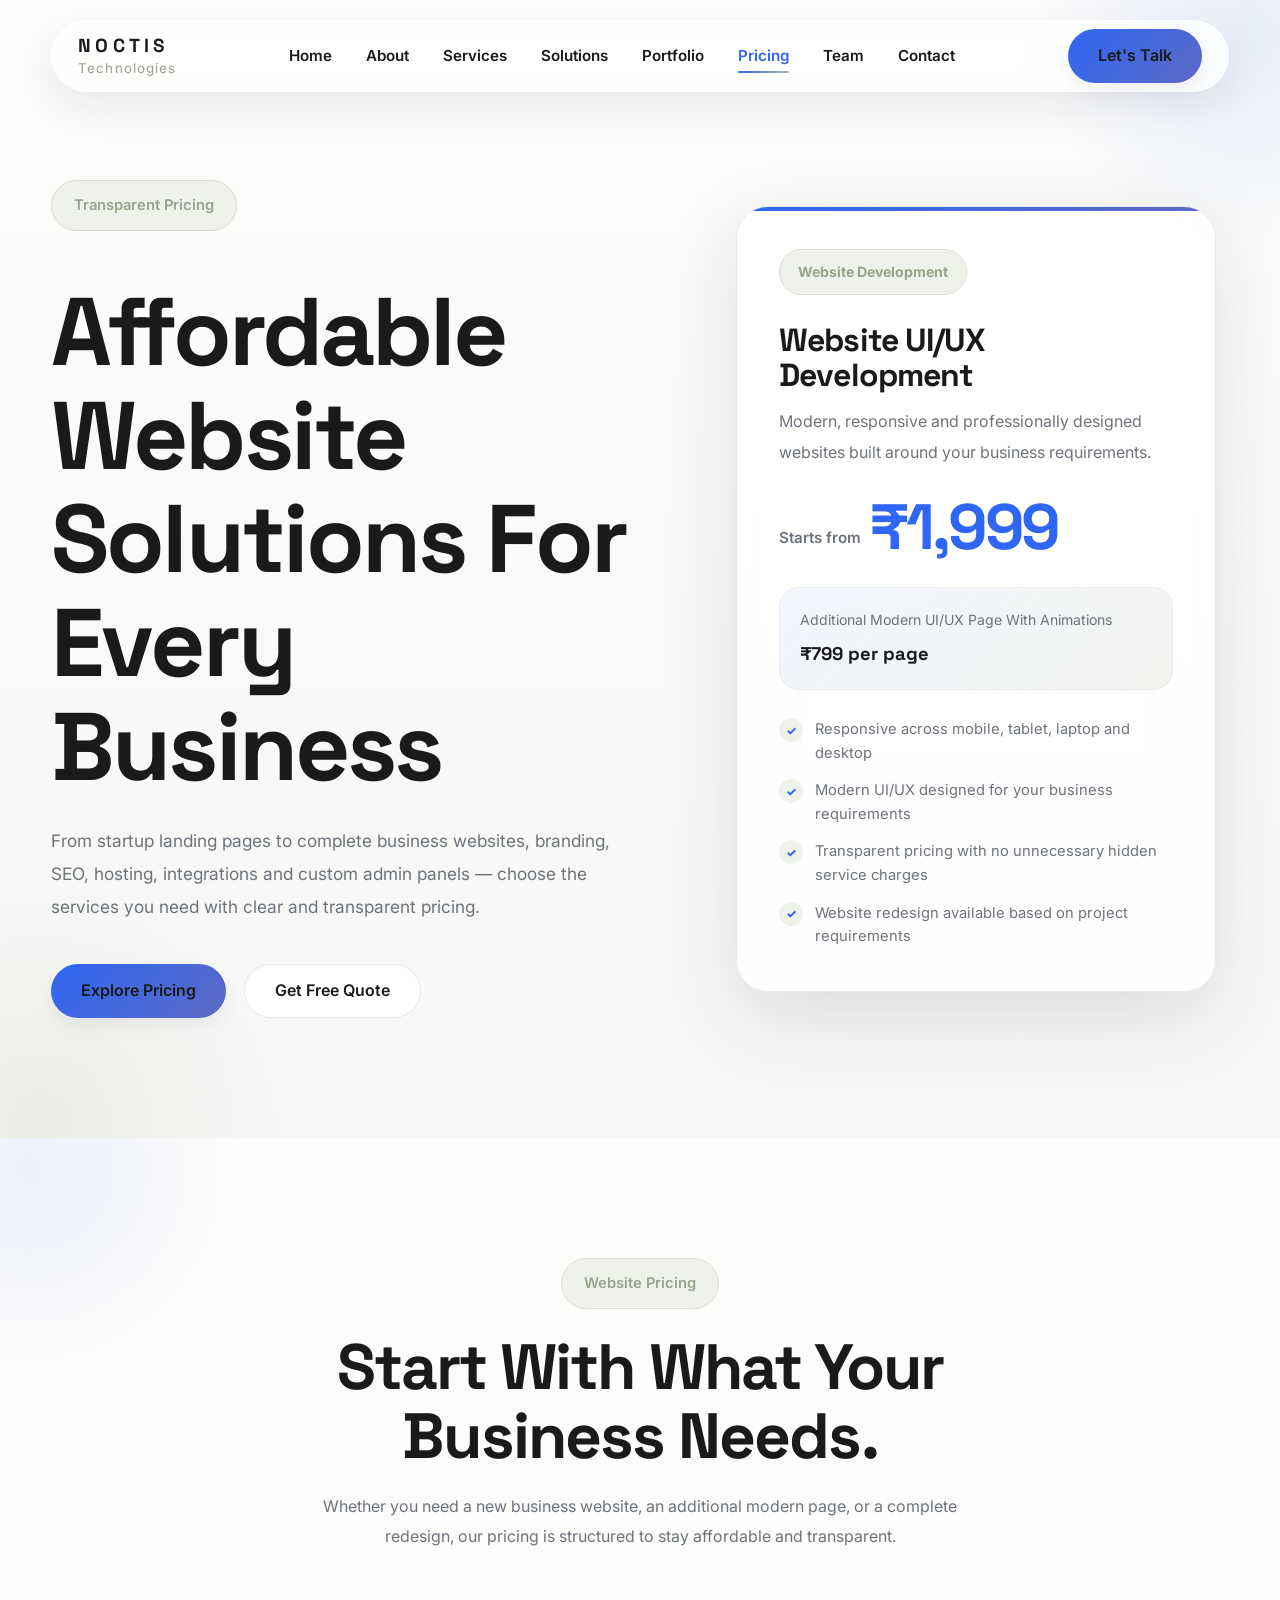
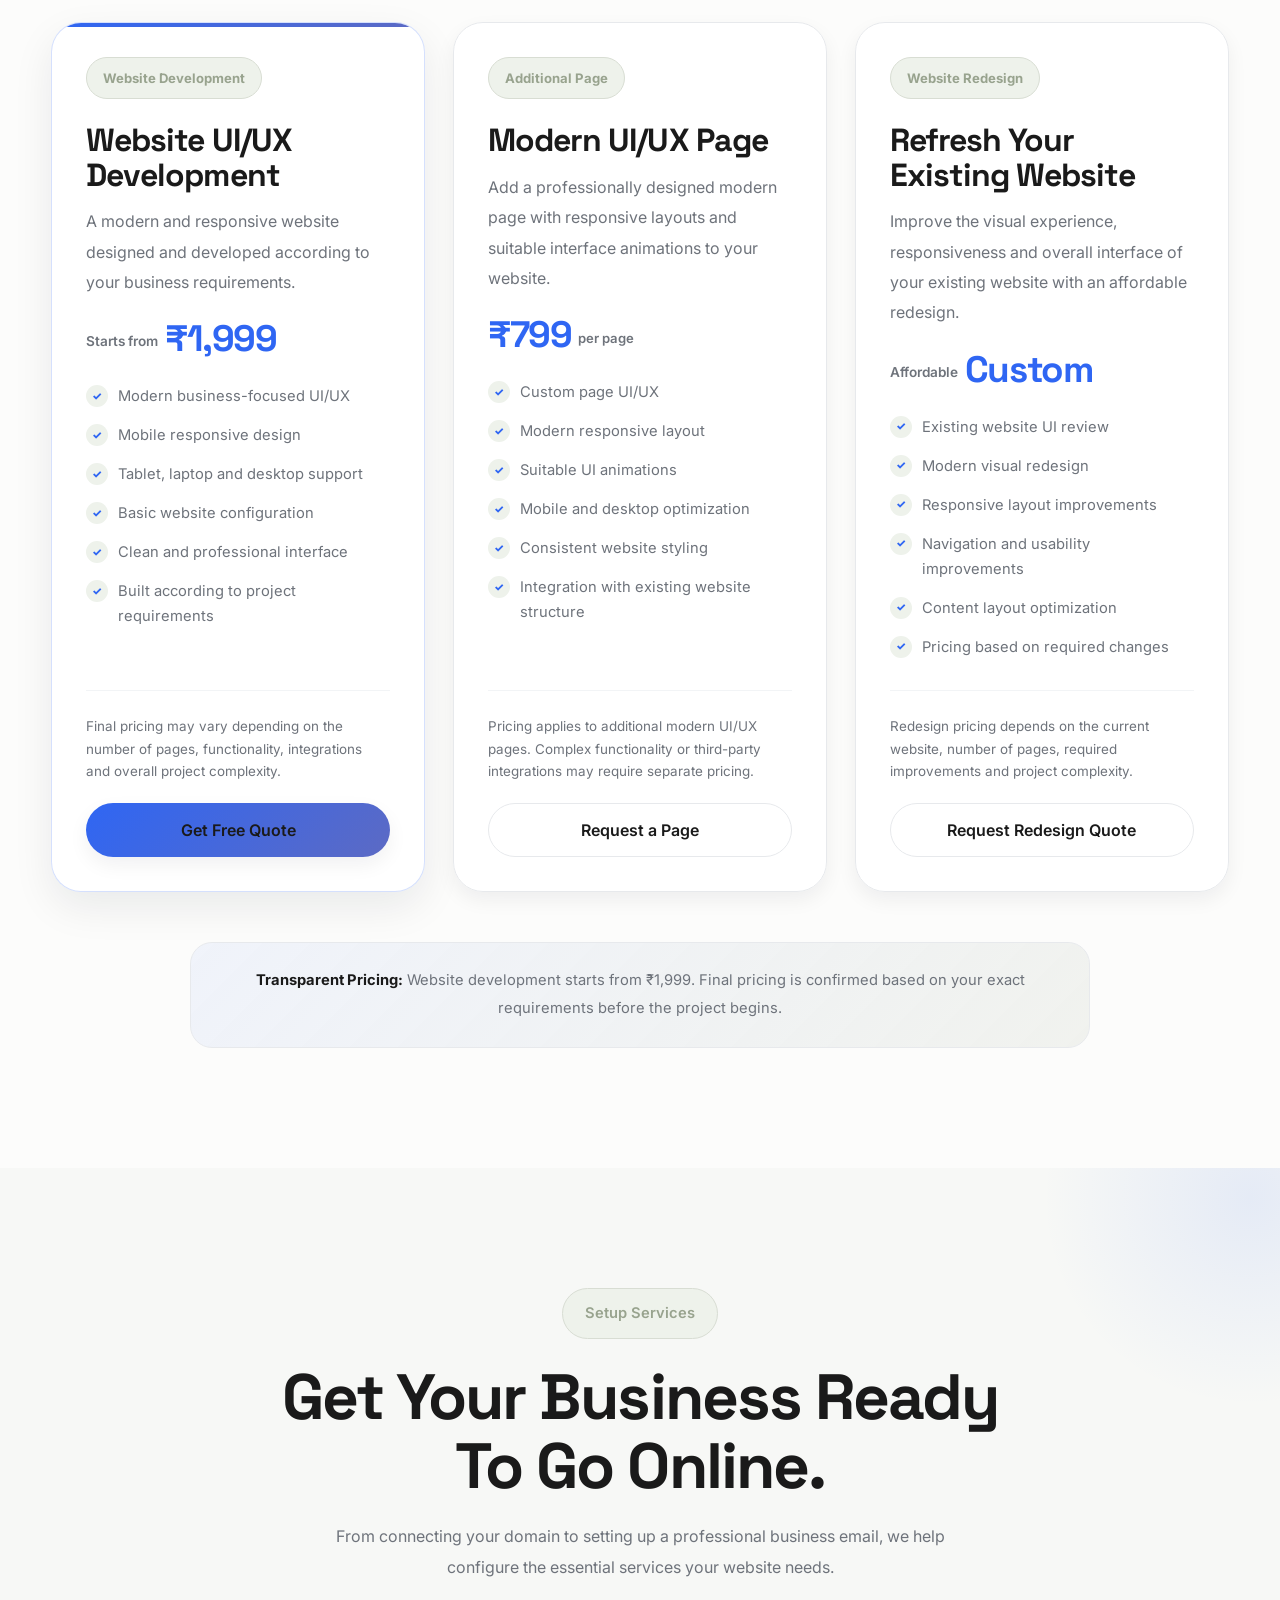
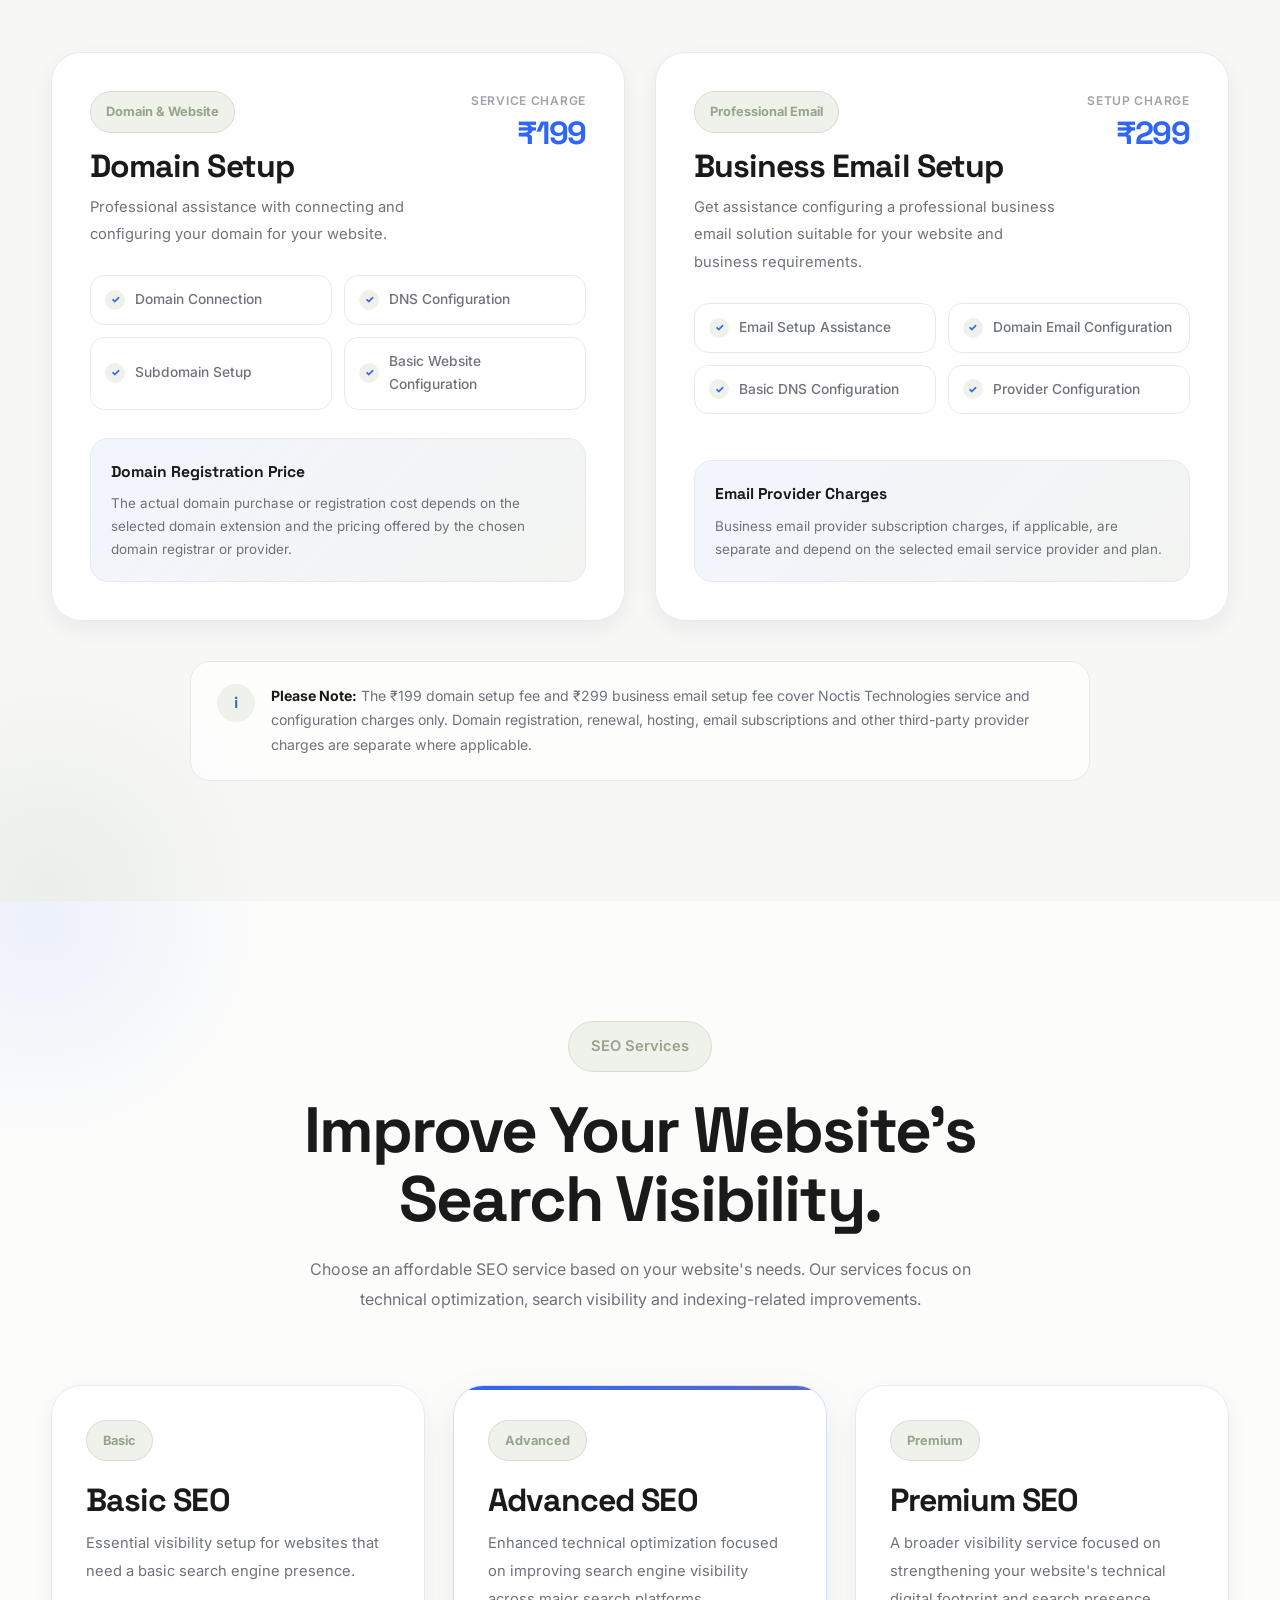
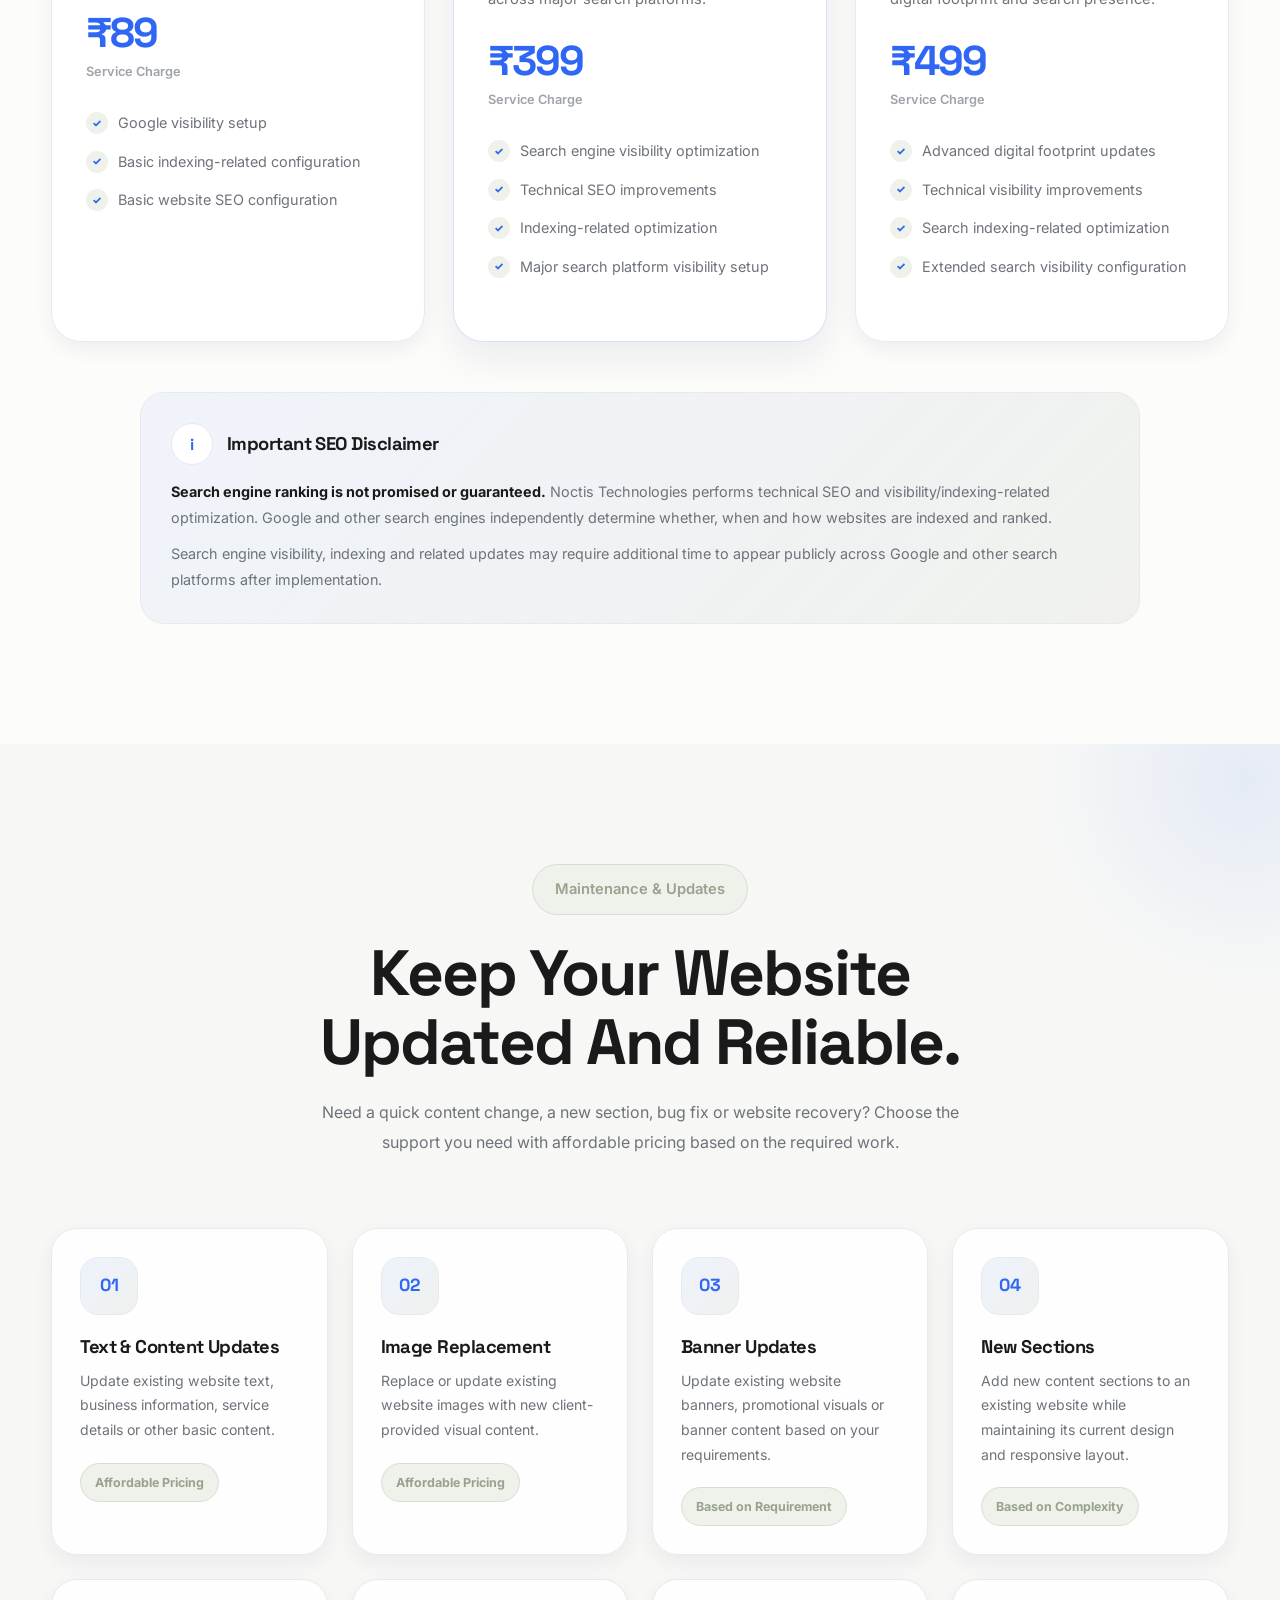
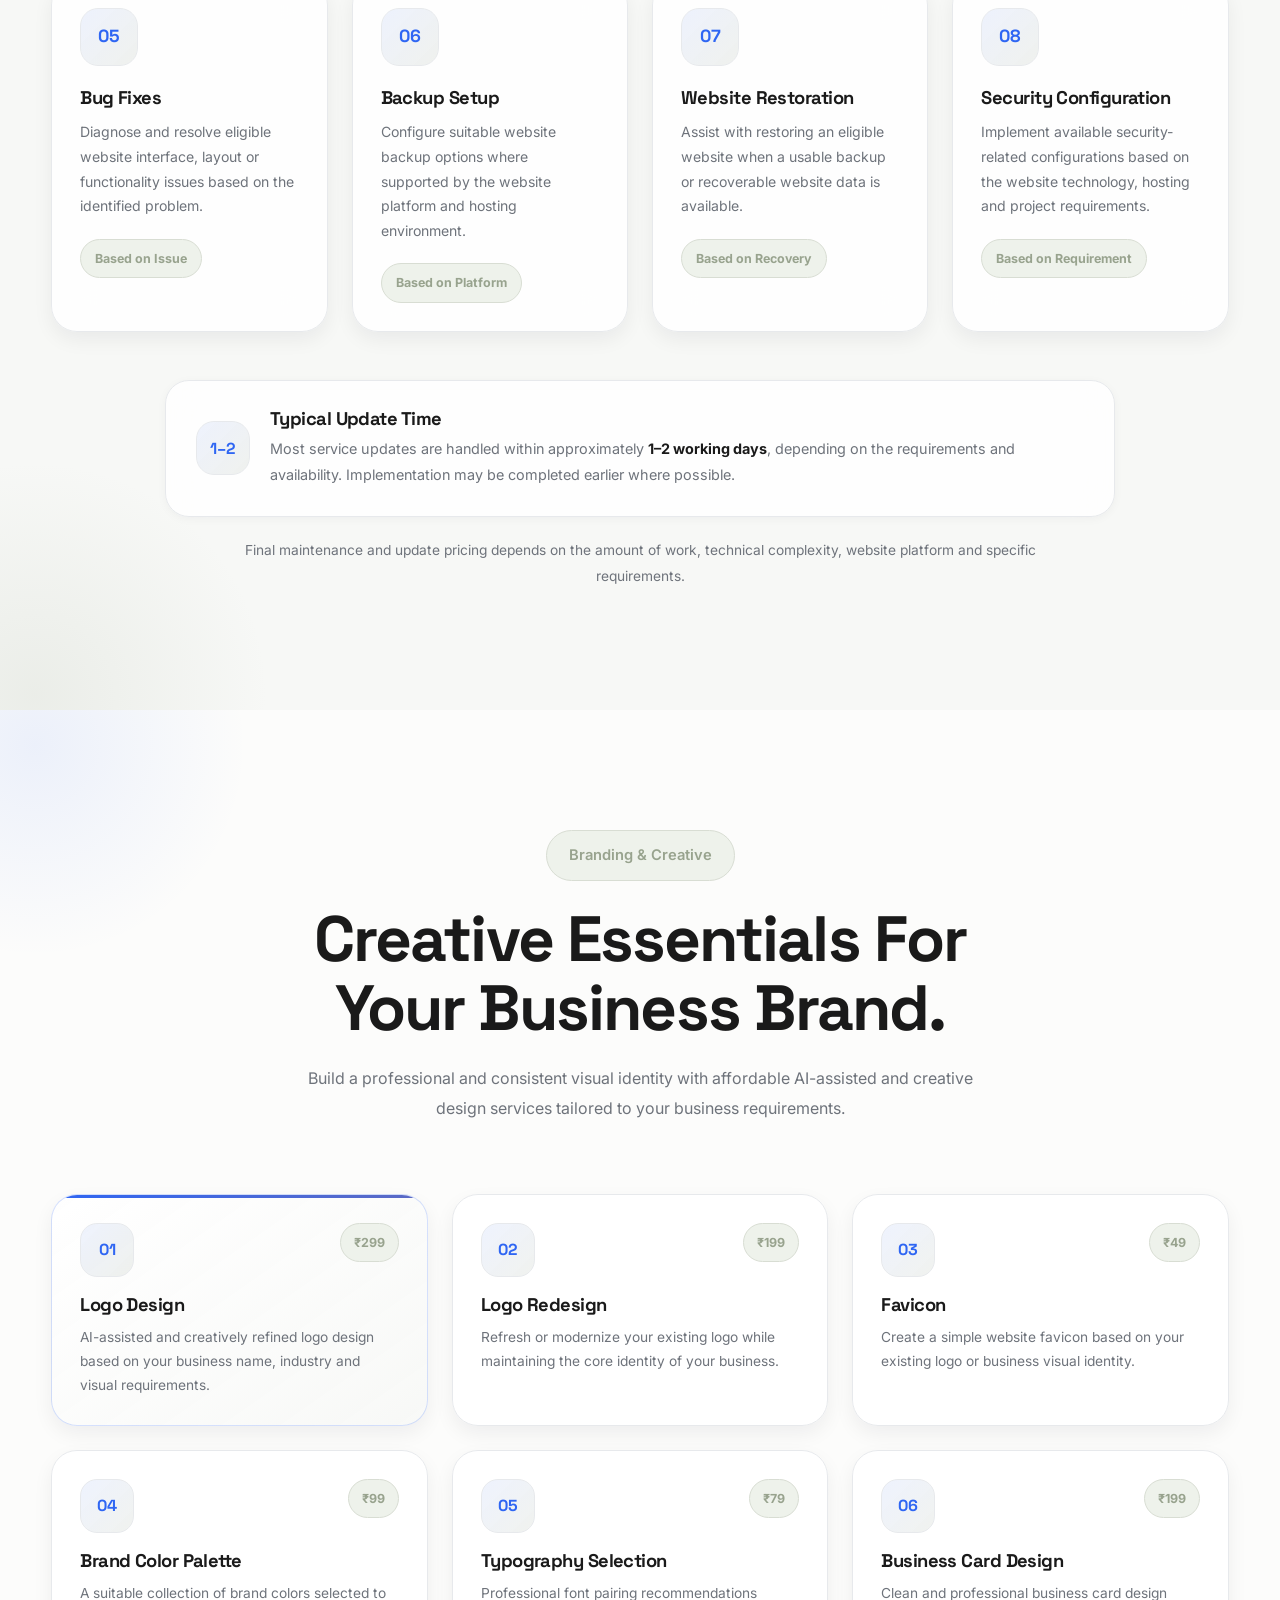
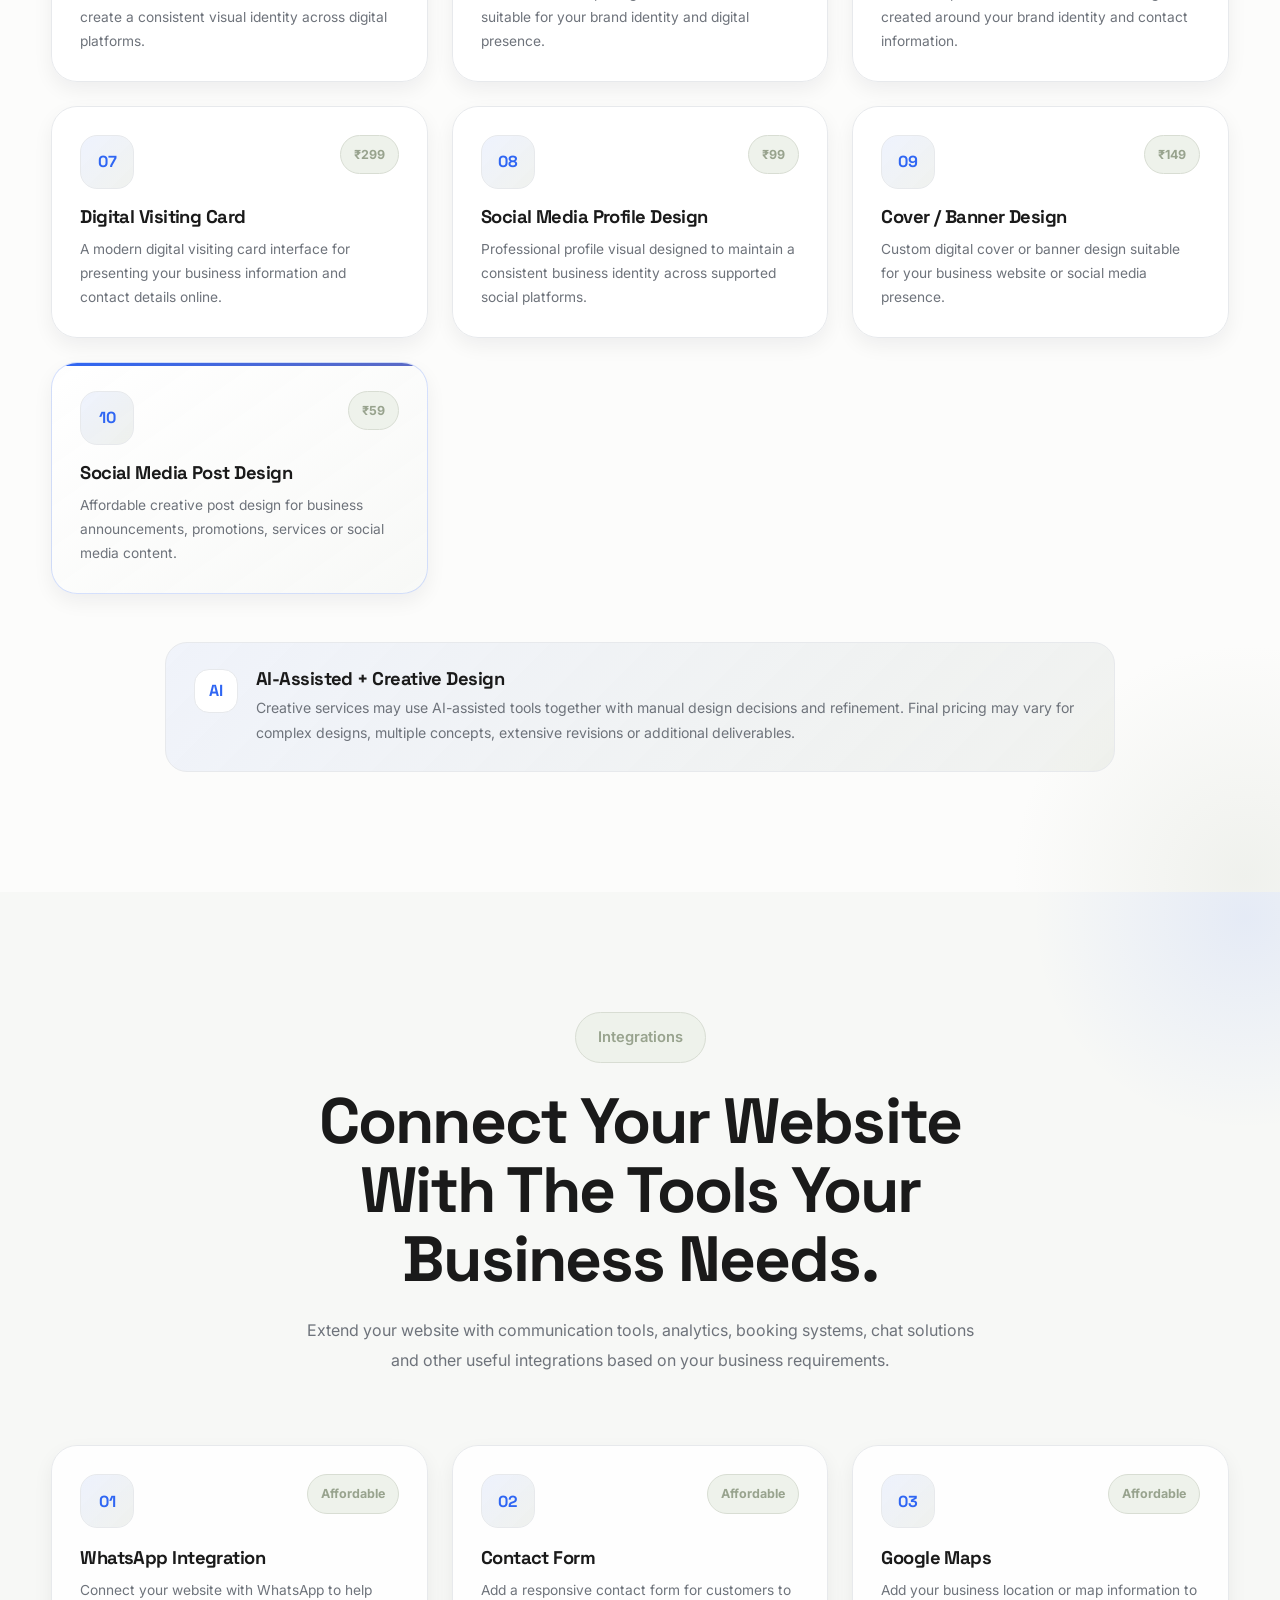
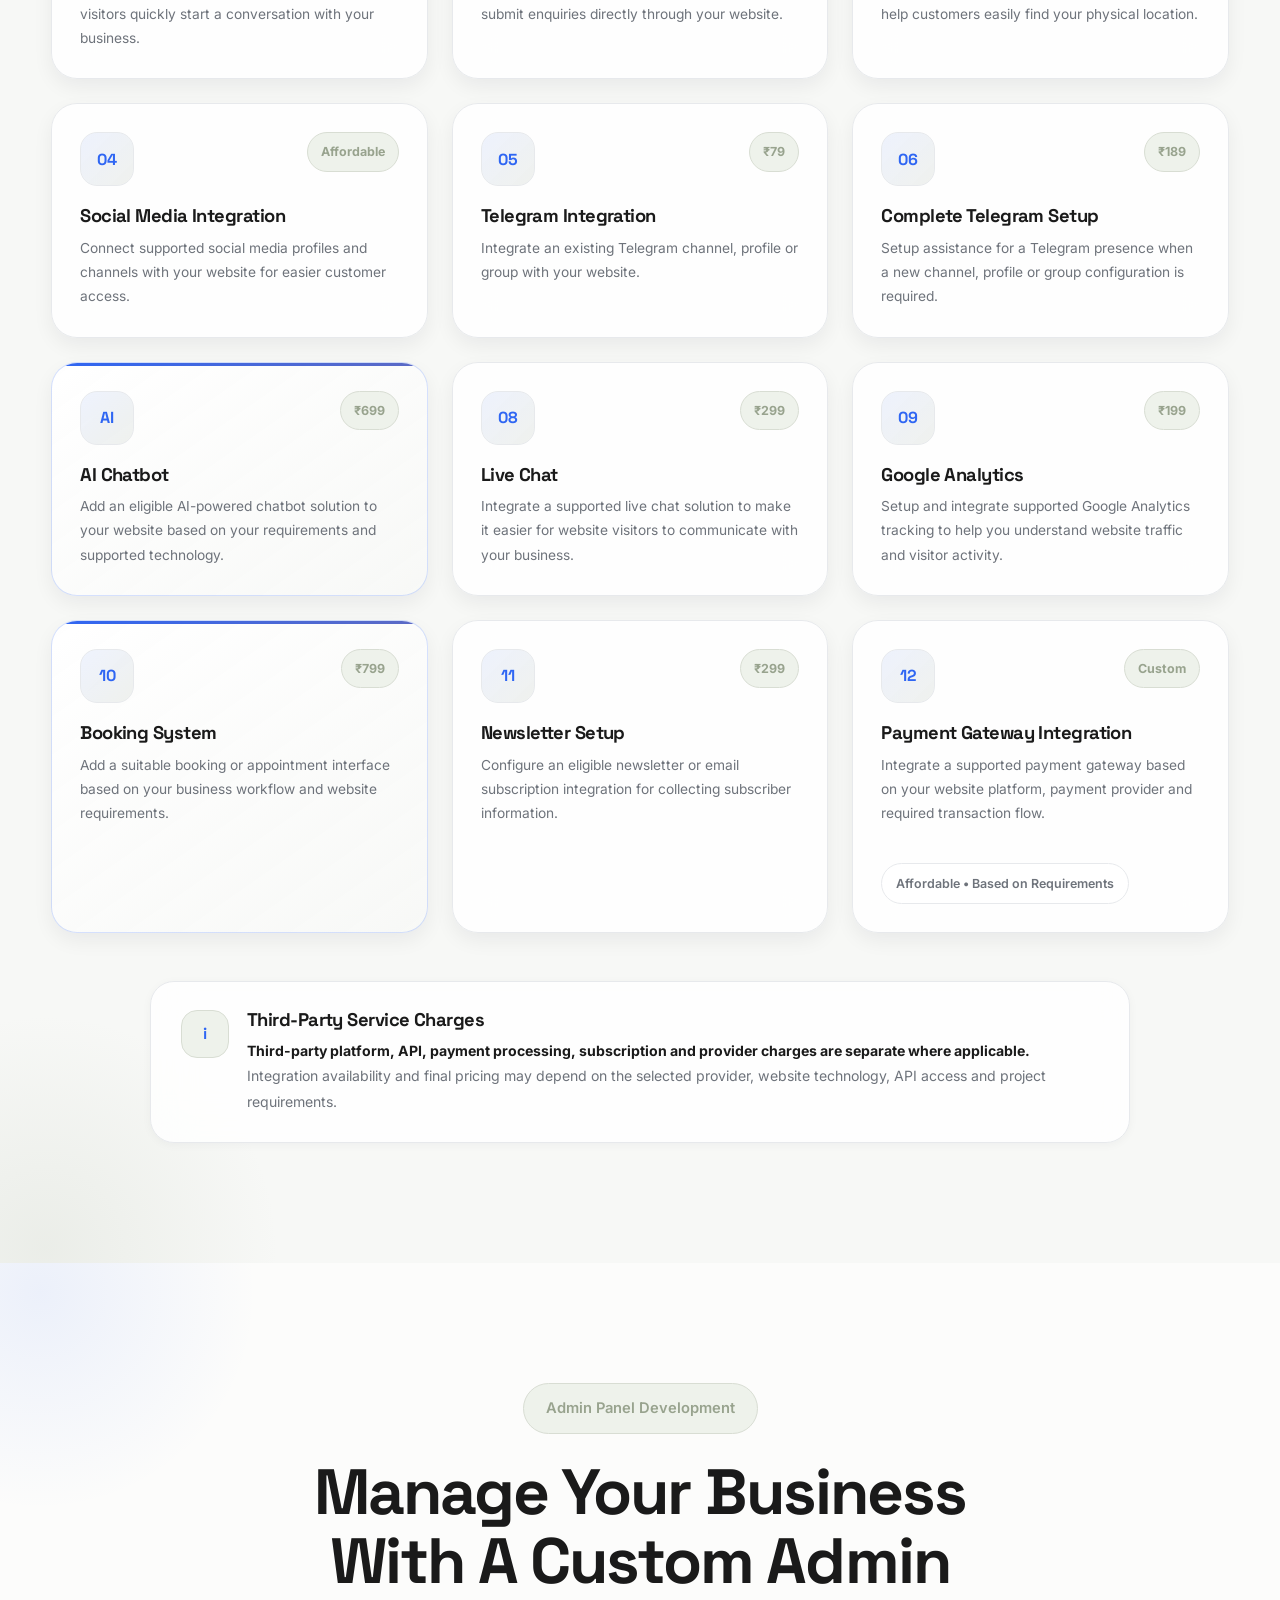
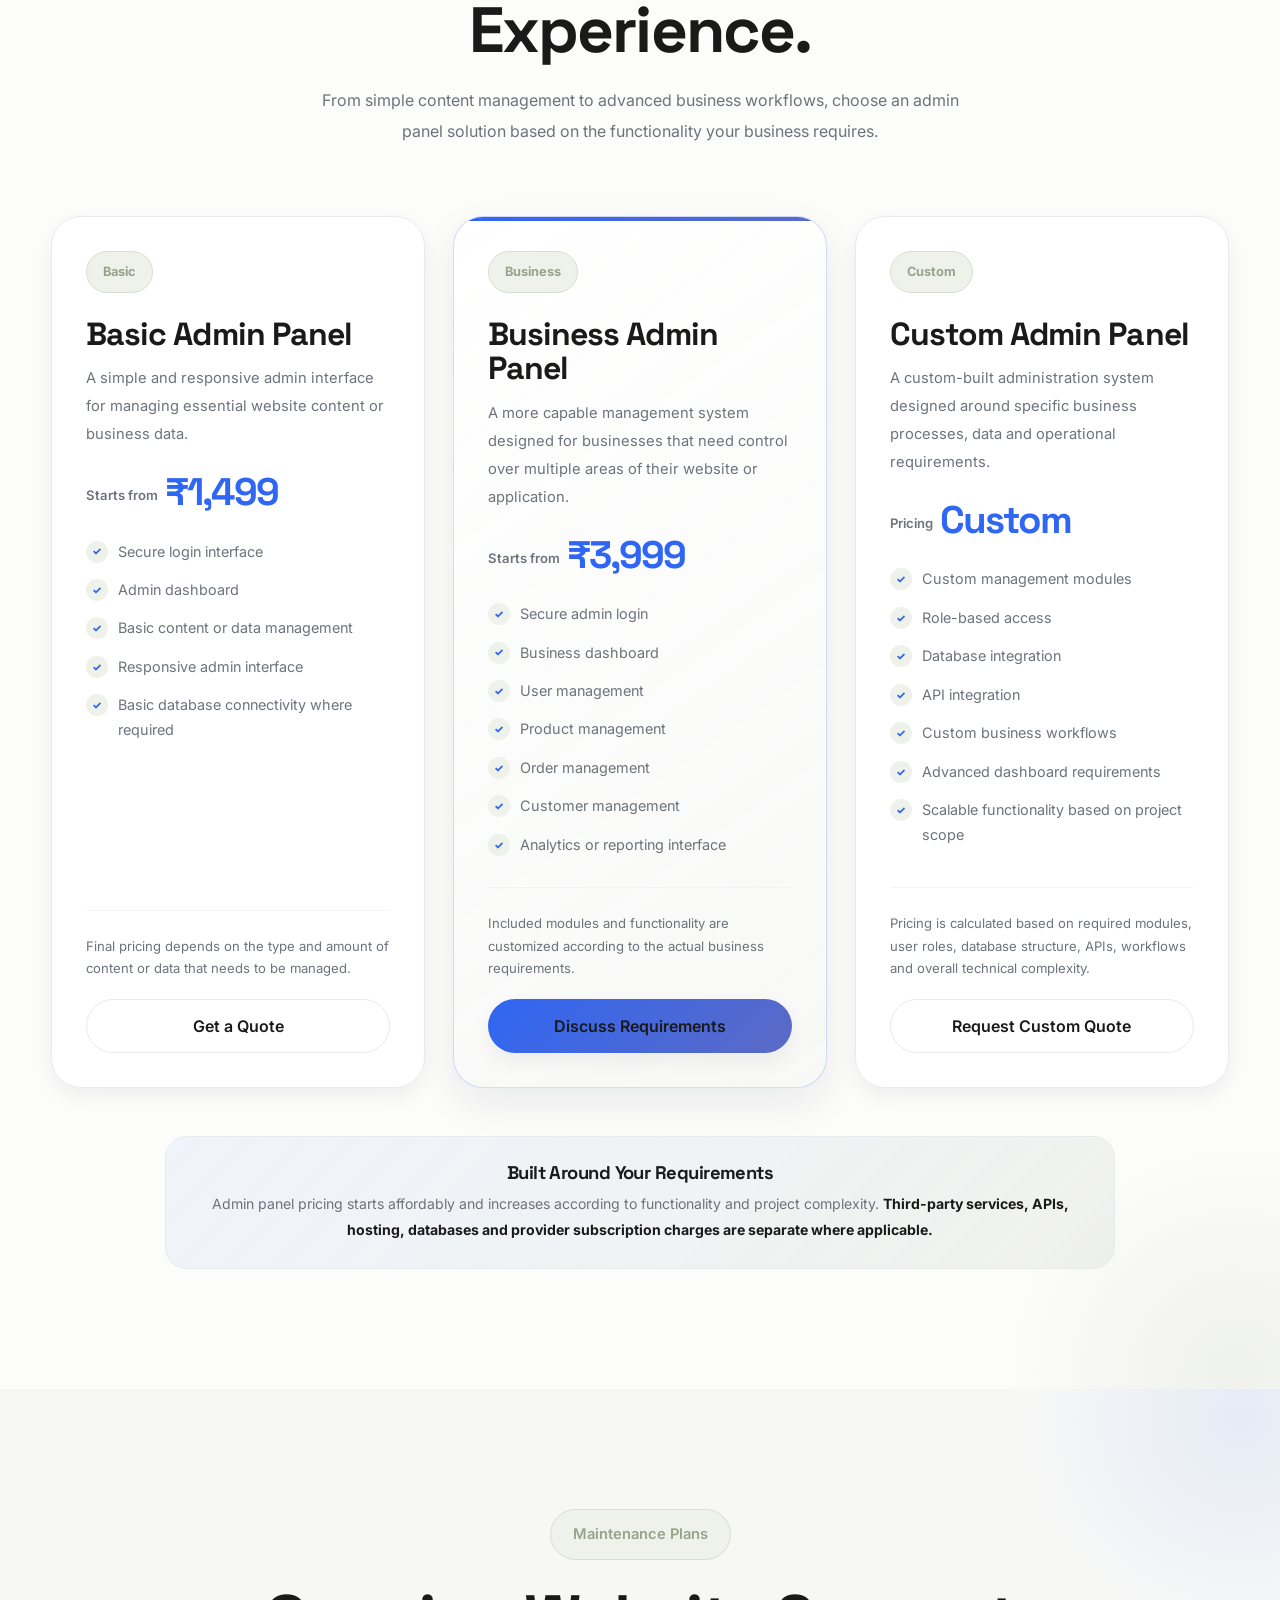
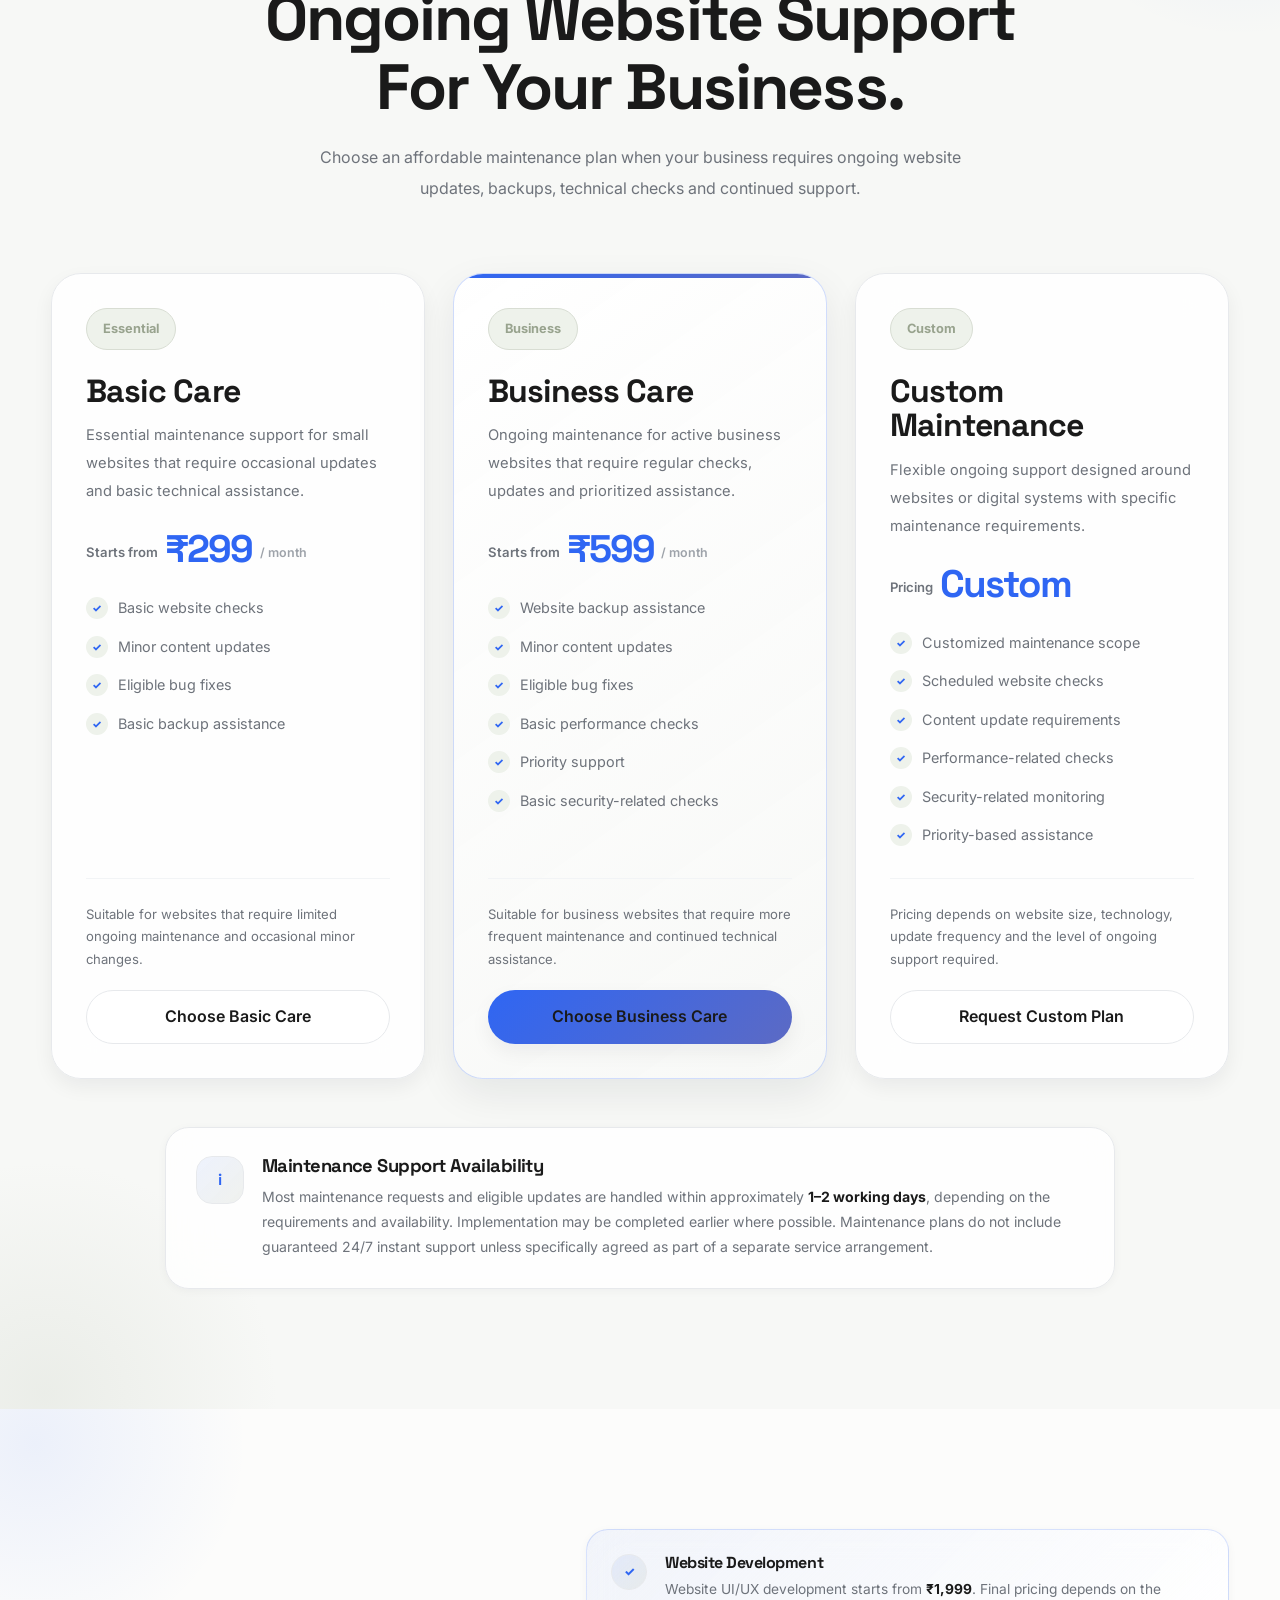
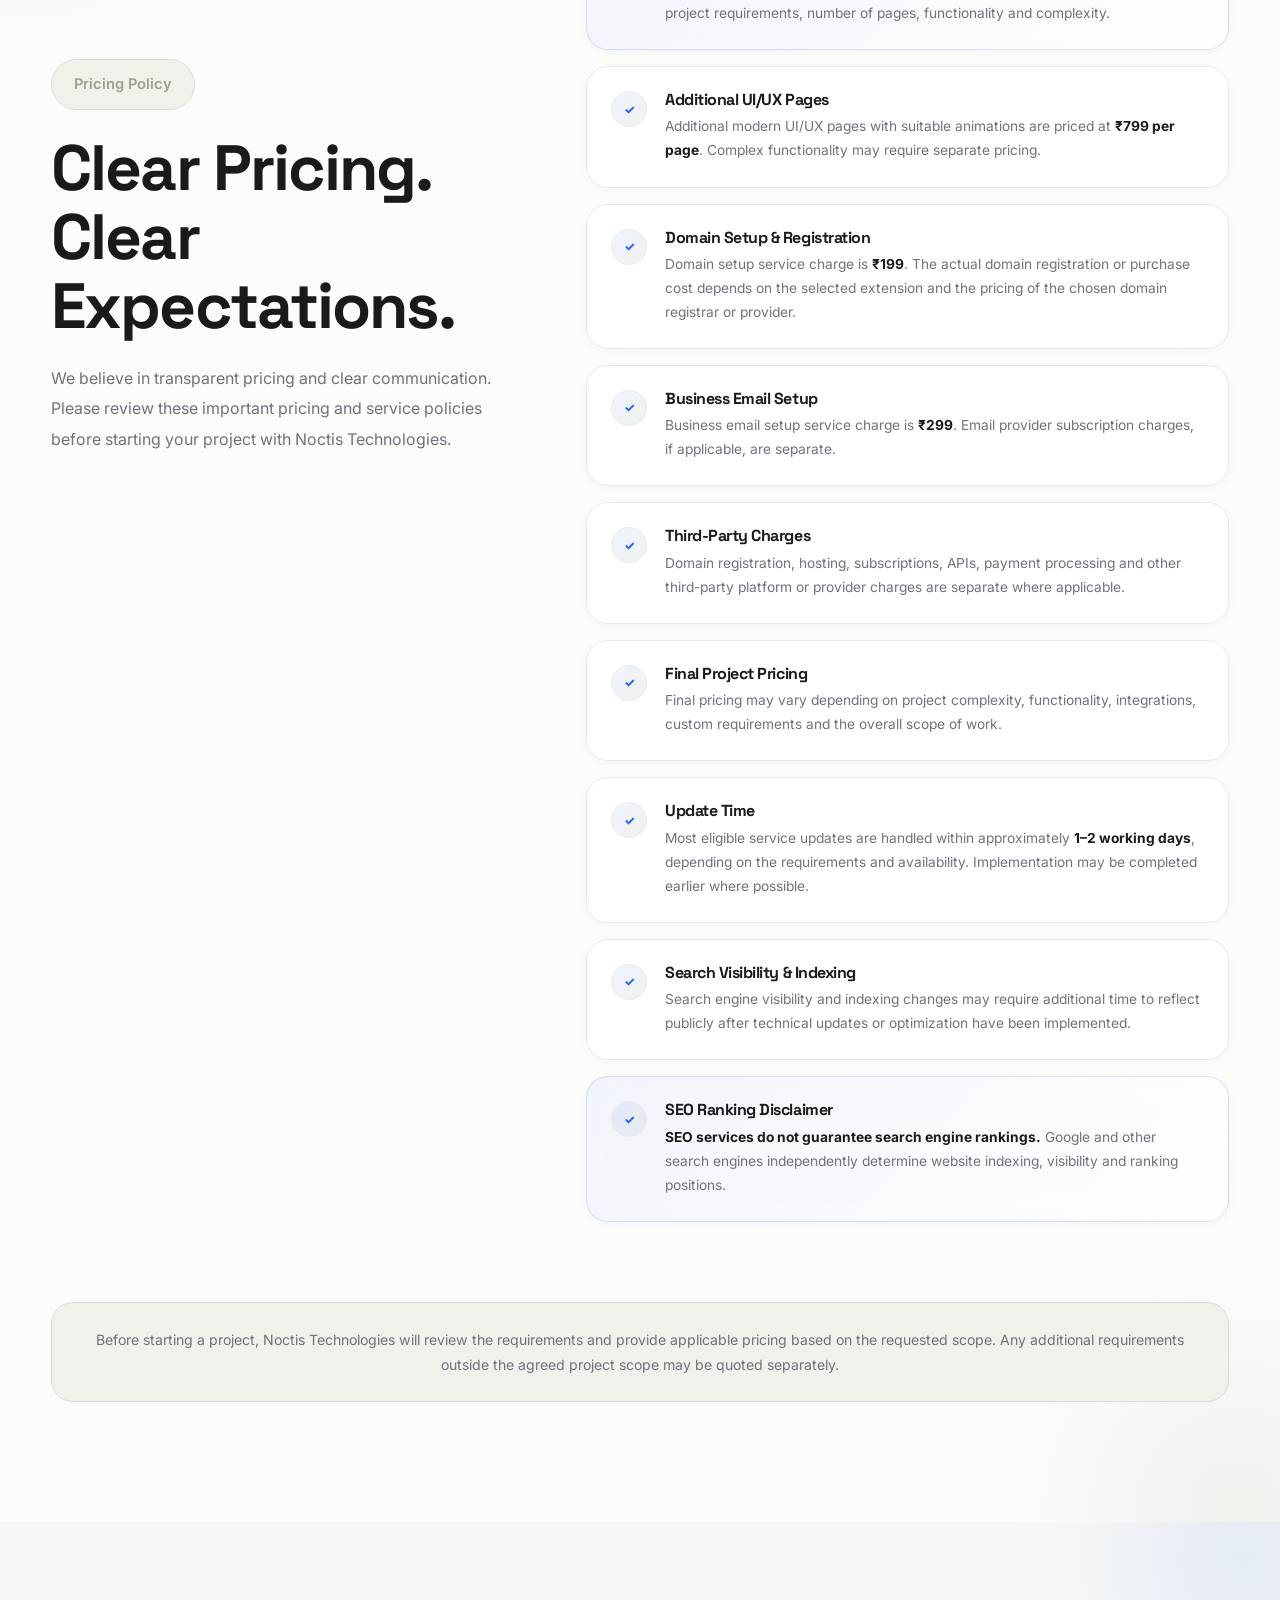
<file: pricing.html>
<!DOCTYPE html>

<html lang="en">

<head>

<!--==================================================
BASIC META
==================================================-->

<meta charset="UTF-8">

<meta http-equiv="X-UA-Compatible"
      content="IE=edge">

<meta name="viewport"
      content="width=device-width, initial-scale=1.0">

<meta name="theme-color"
      content="#2F66F3">

<meta name="color-scheme"
      content="light">

<meta name="application-name"
      content="Noctis Technologies">

<meta name="apple-mobile-web-app-title"
      content="Noctis Technologies">

<meta name="apple-mobile-web-app-capable"
      content="yes">

<meta name="apple-mobile-web-app-status-bar-style"
      content="default">

<meta name="mobile-web-app-capable"
      content="yes">

<meta name="format-detection"
      content="telephone=no">

<meta name="referrer"
      content="strict-origin-when-cross-origin">

<meta name="generator"
      content="Noctis Technologies">

<meta name="author"
      content="Noctis Technologies">
<!--==================================================
SEO
==================================================-->

<title>Website Pricing | Noctis Technologies</title>

<meta name="title"
      content="Website Pricing | Noctis Technologies">

<meta name="description"
      content="Explore transparent website development pricing from Noctis Technologies. Compare website packages, SEO services, branding, domain setup, business email, integrations, admin panels, maintenance plans, and custom digital solutions.">

<meta name="keywords"
      content="Noctis Technologies Pricing, Website Development Pricing, Website Packages, Business Website Cost, Custom Website Pricing, SEO Pricing, Domain Registration, Business Email Setup, Website Maintenance, Branding Services, Admin Panel Development, Website Integrations, AMC Plans, Digital Solutions India">

<meta name="robots"
      content="index, follow, max-image-preview:large, max-snippet:-1, max-video-preview:-1">

<link rel="canonical"
      href="https://www.noctistechnologies.gt.tc/pricing.html">
<!--==================================================
FAVICONS & APP ICONS
==================================================-->

<link rel="icon"
      type="image/svg+xml"
      href="favicon.svg">

<link rel="icon"
      type="image/png"
      sizes="32x32"
      href="favicon-32x32.png">

<link rel="icon"
      type="image/png"
      sizes="16x16"
      href="favicon-16x16.png">

<link rel="apple-touch-icon"
      sizes="180x180"
      href="apple-touch-icon.png">

<link rel="shortcut icon"
      href="favicon.ico">

<link rel="manifest"
      href="site.webmanifest">
<!--==================================================
OPEN GRAPH
==================================================-->

<meta property="og:type"
      content="website">

<meta property="og:site_name"
      content="Noctis Technologies">

<meta property="og:locale"
      content="en_IN">

<meta property="og:title"
      content="Website Pricing | Noctis Technologies">

<meta property="og:description"
      content="Explore website pricing, SEO services, branding, maintenance plans, business email, domains, integrations, admin panels and custom digital solutions from Noctis Technologies.">

<meta property="og:url"
      content="https://www.noctistechnologies.gt.tc/pricing.html">

<meta property="og:image"
      content="https://www.noctistechnologies.gt.tc/assets/images/og/og-pricing.jpg">

<meta property="og:image:width"
      content="1200">

<meta property="og:image:height"
      content="630">

<meta property="og:image:alt"
      content="Noctis Technologies Pricing">
 <!--==================================================
TWITTER / X CARD
==================================================-->

<meta name="twitter:card"
      content="summary_large_image">

<meta name="twitter:title"
      content="Website Pricing | Noctis Technologies">

<meta name="twitter:description"
      content="Explore website pricing, SEO services, branding, maintenance plans, business email, domains, integrations, admin panels and custom digital solutions from Noctis Technologies.">

<meta name="twitter:image"
      content="https://www.noctistechnologies.gt.tc/assets/images/og/og-pricing.jpg">

<meta name="twitter:image:alt"
      content="Noctis Technologies Pricing">

<meta name="twitter:site"
      content="@NoctisTech">

<meta name="twitter:creator"
      content="@NoctisTech">
<!--==================================================
ORGANIZATION SCHEMA
==================================================-->

<script type="application/ld+json">
{
  "@context":"https://schema.org",
  "@type":"Organization",
  "name":"Noctis Technologies",
  "url":"https://www.noctistechnologies.gt.tc/",
  "logo":"https://www.noctistechnologies.gt.tc/logo.png",
  "image":"https://www.noctistechnologies.gt.tc/assets/images/og/og-pricing.jpg",
  "description":"Noctis Technologies provides premium website development, SEO, branding, business email, maintenance, integrations and digital solutions.",
  "email":"contact@noctistechnologies.gt.tc",
  "foundingLocation":"India",
  "sameAs":[]
}
</script>
<!--==================================================
WEBSITE SCHEMA
==================================================-->

<script type="application/ld+json">
{
  "@context":"https://schema.org",
  "@type":"WebSite",
  "name":"Noctis Technologies",
  "url":"https://www.noctistechnologies.gt.tc/",
  "description":"Premium website development, SEO, branding, business email, maintenance and digital solutions.",
  "publisher":{
    "@type":"Organization",
    "name":"Noctis Technologies",
    "url":"https://www.noctistechnologies.gt.tc/",
    "logo":{
      "@type":"ImageObject",
      "url":"https://www.noctistechnologies.gt.tc/logo.png"
    }
  },
  "inLanguage":"en-IN"
}
</script>
<!--==================================================
WEBPAGE SCHEMA
==================================================-->

<script type="application/ld+json">
{
  "@context":"https://schema.org",
  "@type":"WebPage",
  "@id":"https://www.noctistechnologies.gt.tc/pricing.html",
  "url":"https://www.noctistechnologies.gt.tc/pricing.html",
  "name":"Website Pricing | Noctis Technologies",
  "description":"Explore transparent website pricing, SEO services, branding, maintenance, domain setup, business email, integrations, admin panels and custom digital solutions from Noctis Technologies.",
  "isPartOf":{
    "@type":"WebSite",
    "url":"https://www.noctistechnologies.gt.tc/"
  },
  "about":{
    "@type":"Organization",
    "name":"Noctis Technologies"
  },
  "primaryImageOfPage":{
    "@type":"ImageObject",
    "url":"https://www.noctistechnologies.gt.tc/assets/images/og/og-pricing.jpg"
  },
  "inLanguage":"en-IN",
  "breadcrumb":{
    "@id":"https://www.noctistechnologies.gt.tc/pricing.html#breadcrumb"
  }
}
</script>
  <!--==================================================
WEBPAGE SCHEMA
==================================================-->

<script type="application/ld+json">
{
  "@context":"https://schema.org",
  "@type":"WebPage",
  "@id":"https://www.noctistechnologies.gt.tc/pricing.html",
  "url":"https://www.noctistechnologies.gt.tc/pricing.html",
  "name":"Website Pricing | Noctis Technologies",
  "description":"Explore transparent website pricing, SEO services, branding, maintenance, domain setup, business email, integrations, admin panels and custom digital solutions from Noctis Technologies.",
  "isPartOf":{
    "@type":"WebSite",
    "url":"https://www.noctistechnologies.gt.tc/"
  },
  "about":{
    "@type":"Organization",
    "name":"Noctis Technologies"
  },
  "primaryImageOfPage":{
    "@type":"ImageObject",
    "url":"https://www.noctistechnologies.gt.tc/assets/images/og/og-pricing.jpg"
  },
  "inLanguage":"en-IN",
  "breadcrumb":{
    "@id":"https://www.noctistechnologies.gt.tc/pricing.html#breadcrumb"
  }
}
</script>
  <!--==================================================
BREADCRUMB SCHEMA
==================================================-->

<script type="application/ld+json">
{
  "@context":"https://schema.org",
  "@type":"BreadcrumbList",
  "@id":"https://www.noctistechnologies.gt.tc/pricing.html#breadcrumb",
  "itemListElement":[
    {
      "@type":"ListItem",
      "position":1,
      "name":"Home",
      "item":"https://www.noctistechnologies.gt.tc/"
    },
    {
      "@type":"ListItem",
      "position":2,
      "name":"Pricing",
      "item":"https://www.noctistechnologies.gt.tc/pricing.html"
    }
  ]
}
</script>
  <!--==================================================
OFFER CATALOG SCHEMA
==================================================-->

<script type="application/ld+json">
{
  "@context":"https://schema.org",
  "@type":"OfferCatalog",
  "@id":"https://www.noctistechnologies.gt.tc/pricing.html#offers",
  "name":"Noctis Technologies Pricing",
  "url":"https://www.noctistechnologies.gt.tc/pricing.html",
  "description":"Pricing catalog for website development and digital services offered by Noctis Technologies.",
  "provider":{
    "@type":"Organization",
    "name":"Noctis Technologies",
    "url":"https://www.noctistechnologies.gt.tc/"
  }
}
</script>
  <!--==================================================
INDIVIDUAL OFFER SCHEMA
==================================================-->

<script type="application/ld+json">
{
  "@context":"https://schema.org",
  "@graph":[
    {
      "@type":"Offer",
      "name":"Website Development",
      "category":"Website Development",
      "availability":"https://schema.org/InStock",
      "seller":{
        "@type":"Organization",
        "name":"Noctis Technologies"
      }
    },
    {
      "@type":"Offer",
      "name":"Domain & Business Email",
      "category":"Business Services",
      "availability":"https://schema.org/InStock",
      "seller":{
        "@type":"Organization",
        "name":"Noctis Technologies"
      }
    },
    {
      "@type":"Offer",
      "name":"SEO Services",
      "category":"SEO",
      "availability":"https://schema.org/InStock",
      "seller":{
        "@type":"Organization",
        "name":"Noctis Technologies"
      }
    },
    {
      "@type":"Offer",
      "name":"Website Maintenance",
      "category":"Maintenance",
      "availability":"https://schema.org/InStock",
      "seller":{
        "@type":"Organization",
        "name":"Noctis Technologies"
      }
    },
    {
      "@type":"Offer",
      "name":"Branding & Creative Services",
      "category":"Branding",
      "availability":"https://schema.org/InStock",
      "seller":{
        "@type":"Organization",
        "name":"Noctis Technologies"
      }
    },
    {
      "@type":"Offer",
      "name":"Integrations",
      "category":"Integration",
      "availability":"https://schema.org/InStock",
      "seller":{
        "@type":"Organization",
        "name":"Noctis Technologies"
      }
    },
    {
      "@type":"Offer",
      "name":"Admin Panel",
      "category":"Software",
      "availability":"https://schema.org/InStock",
      "seller":{
        "@type":"Organization",
        "name":"Noctis Technologies"
      }
    },
    {
      "@type":"Offer",
      "name":"AMC Plans",
      "category":"Support",
      "availability":"https://schema.org/InStock",
      "seller":{
        "@type":"Organization",
        "name":"Noctis Technologies"
      }
    }
  ]
}
</script>
  

    <!--==================================================
    GOOGLE FONTS
    ==================================================-->

    <link rel="preconnect"
          href="https://fonts.googleapis.com">

    <link rel="preconnect"
          href="https://fonts.gstatic.com"
          crossorigin>

    <link href="https://fonts.googleapis.com/css2?family=Inter:wght@300;400;500;600;700;800&family=Space+Grotesk:wght@400;500;600;700&display=swap"
          rel="stylesheet">

  <link rel="stylesheet" href="navigation.css">
<link rel="stylesheet" href="footer.css">


    <!--==================================================
    FAVICON
    ==================================================-->

    <link rel="icon"
          type="image/svg+xml"
          href="favicon.svg">

    <!--==================================================
    CSS
    ==================================================-->

    <style>
            /*==================================================
ROOT VARIABLES
==================================================*/

:root{

    /*==================================================
    BRAND COLORS
    ==================================================*/

    --primary:#2F66F3;
    --primary-light:#5A8CFF;
    --primary-dark:#214FCC;

    --secondary:#5C6AC4;

    /*==================================================
    ACCENT
    ==================================================*/

    --sage:#AEB8A4;
    --sage-dark:#98A38E;
    --sage-light:#D8DDD3;
    --sage-soft:#EEF2EB;

    /*==================================================
    BACKGROUND
    ==================================================*/

    --background:#FCFCFB;
    --section:#F7F8F6;
    --surface:#FFFFFF;
    --card:#FFFFFF;

    /*==================================================
    TEXT
    ==================================================*/

    --text:#1A1A1A;
    --text-light:#6E737B;
    --text-muted:#9EA3AA;

    /*==================================================
    STATUS
    ==================================================*/

    --success:#22C55E;
    --warning:#F59E0B;
    --danger:#EF4444;

    /*==================================================
    BORDER
    ==================================================*/

    --border:#E7E9EC;
    --divider:#F2F4F6;

    /*==================================================
    SHADOWS
    ==================================================*/

    --shadow-xs:0 2px 10px rgba(17,24,39,.04);

    --shadow-sm:0 8px 20px rgba(17,24,39,.06);

    --shadow:0 15px 40px rgba(17,24,39,.08);

    --shadow-lg:0 25px 80px rgba(17,24,39,.12);

    /*==================================================
    GLOW
    ==================================================*/

    --blue-glow:0 0 60px rgba(47,102,243,.18);

    --sage-glow:0 0 60px rgba(174,184,164,.20);

    /*==================================================
    GLASS
    ==================================================*/

    --glass:rgba(255,255,255,.72);

    --glass-border:rgba(255,255,255,.65);

    --blur:blur(22px);

    /*==================================================
    RADIUS
    ==================================================*/

    --radius-xs:12px;
    --radius-sm:18px;
    --radius:24px;
    --radius-lg:32px;
    --radius-xl:40px;

    /*==================================================
    SPACING
    ==================================================*/

    --space-1:8px;
    --space-2:16px;
    --space-3:24px;
    --space-4:32px;
    --space-5:48px;
    --space-6:64px;
    --space-7:96px;
    --space-8:120px;

    /*==================================================
    LAYOUT
    ==================================================*/

    --container:1320px;

    --header-height:90px;

    /*==================================================
    ANIMATION
    ==================================================*/

    --transition:.35s ease;

      }
            /*==================================================
GLOBAL CSS
==================================================*/
      /* =========================
   GLOBAL LINK STYLES
========================= */

a,
a:link,
a:visited{
    color:var(--text) !important;
    text-decoration:none !important;
}

a:hover{
    color:var(--primary) !important;
}

nav a,
.mobile-menu a,
.footer a{
    color:var(--text) !important;
}

nav a.active,
.mobile-menu a.active{
    color:var(--primary) !important;
}

*{
    -webkit-tap-highlight-color:transparent;
}

/*==================================================
RESET
==================================================*/

*,
*::before,
*::after{

    margin:0;

    padding:0;

    box-sizing:border-box;

}

html{

    font-size:16px;

    scroll-behavior:smooth;

    scroll-padding-top:var(--header-height);

}

body{

    font-family:"Inter",sans-serif;

    background:var(--background);

    color:var(--text);

    line-height:1.7;

    overflow-x:hidden;

    text-rendering:optimizeLegibility;

    -webkit-font-smoothing:antialiased;

    -moz-osx-font-smoothing:grayscale;

}

/*==================================================
TYPOGRAPHY
==================================================*/

h1,
h2,
h3,
h4,
h5,
h6{

    font-family:"Space Grotesk",sans-serif;

    font-weight:700;

    color:var(--text);

    line-height:1.08;

    letter-spacing:-.03em;

}

h1{

    font-size:clamp(3rem,8vw,6rem);

}

h2{

    font-size:clamp(2.3rem,5vw,4rem);

}

h3{

    font-size:clamp(1.45rem,3vw,2rem);

}

h4{

    font-size:1.15rem;

}

p{

    color:var(--text-light);

    font-size:1rem;

    line-height:1.9;

}

a{

    text-decoration:none;

    color:inherit;

    transition:var(--transition);

}

ul{

    list-style:none;

}

img{

    display:block;

    width:100%;

    height:auto;

}

button{

    border:none;

    outline:none;

    background:none;

    font:inherit;

    cursor:pointer;

}

input,
textarea{

    border:none;

    outline:none;

    font:inherit;

}

/*==================================================
LAYOUT
==================================================*/

.container{

    width:min(92%,var(--container));

    margin-inline:auto;

}

section{

    position:relative;

    padding:120px 0;

}

/*==================================================
SECTION HEADING
==================================================*/

.section-heading{

    max-width:760px;

    margin:0 auto 70px;

    text-align:center;

}

.section-badge{

    display:inline-flex;

    align-items:center;

    justify-content:center;

    padding:12px 22px;

    margin-bottom:24px;

    border-radius:999px;

    background:var(--sage-soft);

    border:1px solid var(--sage-light);

    color:var(--sage-dark);

    font-size:.92rem;

    font-weight:600;

}

.section-heading h2{

    margin-bottom:20px;

}

.section-heading p{

    max-width:680px;

    margin:auto;

}

/*==================================================
BUTTONS
==================================================*/

.btn-primary{

    display:inline-flex;

    align-items:center;

    justify-content:center;

    min-height:54px;

    padding:0 30px;

    border-radius:999px;

    background:linear-gradient(
        135deg,
        var(--primary),
        var(--secondary)
    );

    color:#fff;

    font-weight:600;

    box-shadow:var(--shadow-sm);

    transition:var(--transition);

}

.btn-primary:hover{

    transform:translateY(-4px);

    box-shadow:var(--shadow-lg);

}

.btn-secondary{

    display:inline-flex;

    align-items:center;

    justify-content:center;

    min-height:54px;

    padding:0 30px;

    border-radius:999px;

    border:1px solid var(--border);

    background:#fff;

    color:var(--text);

    font-weight:600;

    transition:var(--transition);

}

.btn-secondary:hover{

    color:var(--primary);

    border-color:var(--primary);

    transform:translateY(-4px);

}

/*==================================================
SCROLLBAR
==================================================*/

::-webkit-scrollbar{

    width:10px;

}

::-webkit-scrollbar-track{

    background:var(--section);

}

::-webkit-scrollbar-thumb{

    background:linear-gradient(
        var(--primary),
        var(--sage)
    );

    border-radius:999px;

}

/*==================================================
TEXT SELECTION
==================================================*/

::selection{

    background:var(--primary);

    color:#fff;

}

/*==================================================
RESPONSIVE
==================================================*/

@media(max-width:992px){

    .container{

        width:94%;

    }

}

@media(max-width:768px){

    section{

        padding:90px 0;

    }

}

@media(max-width:480px){

    html{

        font-size:15px;

    }

    section{

        padding:75px 0;

    }

    .section-heading{

        margin-bottom:50px;

    }

  }
            /*==================================================
HEADER
==================================================*/

.header{

    position:fixed;

    top:0;

    left:0;

    width:100%;

    z-index:1000;

    padding:20px 0;

    transition:all .35s ease;

}

.header.scrolled{

    padding:14px 0;

}

.navbar{

    display:flex;

    align-items:center;

    justify-content:space-between;

    gap:40px;

    height:72px;

    padding:0 26px;

    background:rgba(255,255,255,.78);

    backdrop-filter:blur(24px);

    -webkit-backdrop-filter:blur(24px);

    border:1px solid rgba(255,255,255,.65);

    border-radius:999px;

    box-shadow:
    var(--shadow),
    inset 0 1px rgba(255,255,255,.9);

}

/*==================================================
LOGO
==================================================*/

.brand{

    display:flex;

    align-items:center;

    gap:14px;

    flex-shrink:0;

}

.brand img{

    width:48px;

    height:48px;

    object-fit:contain;

}

.brand-text{

    display:flex;

    flex-direction:column;

    line-height:1;

}

.brand-title{

    font-family:"Space Grotesk",sans-serif;

    font-size:1.18rem;

    font-weight:700;

    letter-spacing:.22em;

    text-transform:uppercase;

}

.brand-subtitle{

    margin-top:6px;

    font-size:.84rem;

    color:var(--sage-dark);

    letter-spacing:.08em;

}

/*==================================================
DESKTOP NAVIGATION
==================================================*/

.nav-links{

    display:flex;

    align-items:center;

    gap:34px;

}

.nav-links li{

    list-style:none;

}

.nav-links a{

    position:relative;

    font-size:.95rem;

    font-weight:600;

    color:var(--text-light);

    transition:.35s;

}

.nav-links a:hover,
.nav-links a.active{

    color:var(--primary);

}

.nav-links a::after{

    content:"";

    position:absolute;

    left:0;

    bottom:-8px;

    width:0;

    height:2px;

    border-radius:999px;

    background:linear-gradient(
        90deg,
        var(--primary),
        var(--sage)
    );

    transition:.35s;

}

.nav-links a:hover::after,
.nav-links a.active::after{

    width:100%;

}

/*==================================================
RIGHT AREA
==================================================*/

.nav-right{

    display:flex;

    align-items:center;

    gap:16px;

}

.menu-toggle{

    display:none;

    width:52px;

    height:52px;

    align-items:center;

    justify-content:center;

    flex-shrink:0;

    border-radius:50%;

    background:#fff;

    color:var(--text);

    border:1px solid var(--border);

    box-shadow:var(--shadow-xs);

    transition:.35s;

}

.menu-toggle:hover{

    transform:scale(1.05);

    border-color:var(--primary);

    color:var(--primary);

}

/*==================================================
PREMIUM MOBILE MENU
==================================================*/

.mobile-menu{

    position:fixed;

    inset:0;

    width:100%;

    height:100vh;

    height:100dvh;

    background:rgba(252,252,251,.98);

    backdrop-filter:blur(28px);

    -webkit-backdrop-filter:blur(28px);

    transform:translateX(100%);

    transition:.45s ease;

    z-index:9999;

    overflow-y:auto;

    padding:100px 30px 40px;

}

.mobile-menu.active{

    transform:translateX(0);

}

.mobile-menu nav{

    display:flex;

    flex-direction:column;

    max-width:700px;

    margin:auto;

}

.mobile-menu nav a{

    display:flex;

    align-items:center;

    justify-content:space-between;

    padding:22px 0;

    font-family:"Space Grotesk",sans-serif;

    font-size:1.25rem;

    font-weight:600;

    color:var(--text);

    border-bottom:1px solid var(--divider);

    transition:.3s;

}

.mobile-menu nav a:hover{

    color:var(--primary);

    padding-left:10px;

}

.mobile-menu nav a.active{

    color:var(--primary);

}

.mobile-menu .btn-primary{

    margin-top:34px;

    width:100%;

    border-bottom:none;

    color:#fff;

}

.mobile-menu .btn-primary:hover{

    color:#fff;

    padding-left:0;

}

/*==================================================
SCROLL PROGRESS
==================================================*/

.scroll-progress{

    position:fixed;

    top:0;

    left:0;

    width:0;

    height:3px;

    background:linear-gradient(
        90deg,
        var(--primary),
        var(--secondary)
    );

    z-index:10001;

}

/*==================================================
RESPONSIVE
==================================================*/

@media(max-width:1100px){

    .nav-links{

        display:none;

    }

    .menu-toggle{

        display:flex;

    }

    .nav-right .btn-primary{

        display:none;

    }

}

@media(max-width:768px){

    .header{

        padding:14px 0;

    }

    .navbar{

        height:66px;

        padding:0 18px;

        border-radius:24px;

    }

    .brand-title{

        font-size:1.05rem;

    }

    .brand-subtitle{

        font-size:.78rem;

    }

    .mobile-menu{

        padding:90px 24px 30px;

    }

}

@media(max-width:480px){

    .navbar{

        padding:0 14px;

    }

    .mobile-menu nav a{

        font-size:1.15rem;

        padding:18px 0;

    }

    .menu-toggle{

        width:48px;

        height:48px;

    }

}

@media(max-width:360px){

    .brand-title{

        font-size:.95rem;

        letter-spacing:.18em;

    }

    .brand-subtitle{

        font-size:.72rem;

    }

    .menu-toggle{

        width:44px;

        height:44px;

    }

  }
            /*==================================================
PRICING HERO
==================================================*/

.pricing-hero{

    position:relative;

    overflow:hidden;

    padding:180px 0 120px;

    background:linear-gradient(
        180deg,
        var(--background),
        var(--section)
    );

}

.pricing-hero::before{

    content:"";

    position:absolute;

    top:-180px;

    right:-180px;

    width:430px;

    height:430px;

    border-radius:50%;

    background:radial-gradient(
        rgba(47,102,243,.10),
        transparent 70%
    );

}

.pricing-hero::after{

    content:"";

    position:absolute;

    bottom:-220px;

    left:-200px;

    width:480px;

    height:480px;

    border-radius:50%;

    background:radial-gradient(
        rgba(174,184,164,.18),
        transparent 70%
    );

}

/*==================================================
HERO LAYOUT
==================================================*/

.pricing-hero-wrapper{

    display:grid;

    grid-template-columns:1.08fr .92fr;

    gap:80px;

    align-items:center;

    position:relative;

    z-index:2;

}

/*==================================================
HERO CONTENT
==================================================*/

.pricing-hero-content h1{

    margin:26px 0;

}

.pricing-hero-content p{

    max-width:680px;

    margin-bottom:40px;

    font-size:1.08rem;

}

.pricing-hero-buttons{

    display:flex;

    flex-wrap:wrap;

    gap:18px;

}

/*==================================================
MAIN PRICE CARD
==================================================*/

.pricing-hero-visual{

    display:flex;

    justify-content:center;

}

.main-price-card{

    position:relative;

    width:100%;

    max-width:480px;

    padding:42px;

    border-radius:32px;

    background:rgba(255,255,255,.84);

    backdrop-filter:blur(24px);

    -webkit-backdrop-filter:blur(24px);

    border:1px solid var(--border);

    box-shadow:var(--shadow-lg);

    overflow:hidden;

}

.main-price-card::before{

    content:"";

    position:absolute;

    top:0;

    left:0;

    width:100%;

    height:4px;

    background:linear-gradient(
        90deg,
        var(--primary),
        var(--secondary)
    );

}

.price-card-badge{

    display:inline-flex;

    align-items:center;

    padding:10px 18px;

    margin-bottom:28px;

    border-radius:999px;

    background:var(--sage-soft);

    border:1px solid var(--sage-light);

    color:var(--sage-dark);

    font-size:.88rem;

    font-weight:700;

}

.main-price-card h3{

    margin-bottom:14px;

}

.main-price-card > p{

    margin-bottom:28px;

}

/*==================================================
PRICE
==================================================*/

.hero-price{

    display:flex;

    align-items:flex-end;

    flex-wrap:wrap;

    gap:8px;

    margin-bottom:28px;

}

.hero-price span{

    padding-bottom:8px;

    color:var(--text-light);

    font-size:.95rem;

    font-weight:600;

}

.hero-price strong{

    font-family:"Space Grotesk",sans-serif;

    font-size:clamp(2.8rem,5vw,4.2rem);

    line-height:1;

    letter-spacing:-.05em;

    color:var(--primary);

}

.hero-price small{

    padding-bottom:8px;

    color:var(--text-light);

    font-size:.9rem;

    font-weight:600;

}

/*==================================================
ADDITIONAL PAGE PRICE
==================================================*/

.additional-page-price{

    padding:20px;

    margin-bottom:28px;

    border-radius:20px;

    background:linear-gradient(
        135deg,
        rgba(47,102,243,.06),
        rgba(174,184,164,.15)
    );

    border:1px solid var(--border);

}

.additional-page-price span{

    display:block;

    margin-bottom:6px;

    color:var(--text-light);

    font-size:.88rem;

}

.additional-page-price strong{

    display:block;

    color:var(--text);

    font-family:"Space Grotesk",sans-serif;

    font-size:1.15rem;

}

/*==================================================
HERO PRICE FEATURES
==================================================*/

.hero-price-features{

    display:grid;

    gap:14px;

}

.hero-price-feature{

    display:flex;

    align-items:flex-start;

    gap:12px;

    color:var(--text-light);

    font-size:.92rem;

    line-height:1.6;

}

.hero-price-feature::before{

    content:"✓";

    display:flex;

    align-items:center;

    justify-content:center;

    flex:0 0 24px;

    width:24px;

    height:24px;

    border-radius:50%;

    background:var(--sage-soft);

    color:var(--primary);

    font-size:.75rem;

    font-weight:800;

}

/*==================================================
RESPONSIVE
==================================================*/

@media(max-width:992px){

    .pricing-hero-wrapper{

        grid-template-columns:1fr;

        gap:60px;

        text-align:center;

    }

    .pricing-hero-content p{

        margin:0 auto 36px;

    }

    .pricing-hero-buttons{

        justify-content:center;

    }

    .pricing-hero-visual{

        margin-top:10px;

    }

    .main-price-card{

        text-align:left;

    }

}

@media(max-width:768px){

    .pricing-hero{

        padding:150px 0 90px;

    }

    .pricing-hero-wrapper{

        gap:45px;

    }

    .main-price-card{

        padding:32px;

    }

}

@media(max-width:480px){

    .pricing-hero{

        padding:130px 0 75px;

    }

    .pricing-hero-content h1{

        font-size:clamp(2.5rem,13vw,3.7rem);

    }

    .pricing-hero-buttons{

        flex-direction:column;

    }

    .pricing-hero-buttons .btn-primary,
    .pricing-hero-buttons .btn-secondary{

        width:100%;

    }

    .main-price-card{

        padding:24px;

        border-radius:24px;

    }

    .hero-price{

        align-items:flex-start;

        flex-direction:column;

        gap:4px;

    }

    .hero-price span,
    .hero-price small{

        padding-bottom:0;

    }

    .additional-page-price{

        padding:18px;

    }

}

@media(max-width:360px){

    .main-price-card{

        padding:20px;

    }

      }
            /*==================================================
CORE PRICING SECTION
==================================================*/

.core-pricing{

    position:relative;

    overflow:hidden;

    background:var(--background);

}

.core-pricing::before{

    content:"";

    position:absolute;

    top:-180px;

    left:-180px;

    width:420px;

    height:420px;

    border-radius:50%;

    background:radial-gradient(
        rgba(47,102,243,.08),
        transparent 70%
    );

}

/*==================================================
PRICING GRID
==================================================*/

.pricing-grid{

    display:grid;

    grid-template-columns:repeat(3,1fr);

    gap:28px;

    position:relative;

    z-index:2;

}

/*==================================================
PRICING CARD
==================================================*/

.pricing-card{

    position:relative;

    display:flex;

    flex-direction:column;

    padding:34px;

    border-radius:30px;

    background:rgba(255,255,255,.84);

    backdrop-filter:blur(22px);

    -webkit-backdrop-filter:blur(22px);

    border:1px solid var(--border);

    box-shadow:var(--shadow-sm);

    transition:.4s ease;

    overflow:hidden;

}

.pricing-card::before{

    content:"";

    position:absolute;

    top:0;

    left:0;

    width:100%;

    height:4px;

    background:linear-gradient(
        90deg,
        var(--primary),
        var(--secondary)
    );

    transform:scaleX(0);

    transform-origin:left;

    transition:.4s ease;

}

.pricing-card:hover{

    transform:translateY(-10px);

    border-color:rgba(47,102,243,.18);

    box-shadow:var(--shadow-lg);

}

.pricing-card:hover::before{

    transform:scaleX(1);

}

/*==================================================
FEATURED PRICING CARD
==================================================*/

.pricing-card.featured{

    border-color:rgba(47,102,243,.20);

    box-shadow:var(--shadow);

}

.pricing-card.featured::before{

    transform:scaleX(1);

}

.pricing-card-tag{

    display:inline-flex;

    align-self:flex-start;

    align-items:center;

    padding:9px 16px;

    margin-bottom:24px;

    border-radius:999px;

    background:var(--sage-soft);

    border:1px solid var(--sage-light);

    color:var(--sage-dark);

    font-size:.82rem;

    font-weight:700;

}

/*==================================================
CARD CONTENT
==================================================*/

.pricing-card h3{

    margin-bottom:14px;

}

.pricing-card-description{

    margin-bottom:24px;

}

/*==================================================
SERVICE PRICE
==================================================*/

.service-price{

    display:flex;

    align-items:flex-end;

    flex-wrap:wrap;

    gap:7px;

    margin-bottom:26px;

}

.service-price span{

    padding-bottom:5px;

    color:var(--text-light);

    font-size:.85rem;

    font-weight:600;

}

.service-price strong{

    font-family:"Space Grotesk",sans-serif;

    font-size:2.3rem;

    line-height:1;

    letter-spacing:-.04em;

    color:var(--primary);

}

.service-price small{

    padding-bottom:5px;

    color:var(--text-light);

    font-size:.82rem;

    font-weight:600;

}

/*==================================================
FEATURE LIST
==================================================*/

.pricing-features{

    display:grid;

    gap:14px;

    margin-bottom:30px;

}

.pricing-features li{

    position:relative;

    padding-left:32px;

    color:var(--text-light);

    font-size:.92rem;

    line-height:1.7;

}

.pricing-features li::before{

    content:"✓";

    position:absolute;

    top:1px;

    left:0;

    display:flex;

    align-items:center;

    justify-content:center;

    width:22px;

    height:22px;

    border-radius:50%;

    background:var(--sage-soft);

    color:var(--primary);

    font-size:.7rem;

    font-weight:800;

}

/*==================================================
CARD FOOTER
==================================================*/

.pricing-card-footer{

    margin-top:auto;

    padding-top:24px;

    border-top:1px solid var(--divider);

}

.pricing-card-footer p{

    margin-bottom:20px;

    font-size:.84rem;

    line-height:1.7;

}

.pricing-card-footer .btn-secondary,
.pricing-card-footer .btn-primary{

    width:100%;

}

/*==================================================
PRICING NOTE
==================================================*/

.pricing-note{

    position:relative;

    z-index:2;

    max-width:900px;

    margin:50px auto 0;

    padding:24px 28px;

    text-align:center;

    border-radius:22px;

    background:linear-gradient(
        135deg,
        rgba(47,102,243,.06),
        rgba(174,184,164,.14)
    );

    border:1px solid var(--border);

}

.pricing-note strong{

    color:var(--text);

}

.pricing-note p{

    margin:0;

    font-size:.92rem;

}

/*==================================================
RESPONSIVE
==================================================*/

@media(max-width:1100px){

    .pricing-grid{

        grid-template-columns:repeat(2,1fr);

    }

}

@media(max-width:768px){

    .pricing-grid{

        grid-template-columns:1fr;

        gap:24px;

    }

    .pricing-card{

        padding:28px;

    }

}

@media(max-width:480px){

    .pricing-card{

        padding:22px;

        border-radius:24px;

    }

    .service-price strong{

        font-size:2rem;

    }

    .pricing-note{

        margin-top:35px;

        padding:20px;

        border-radius:18px;

    }

}

@media(max-width:360px){

    .pricing-card{

        padding:20px;

    }

      }
            /*==================================================
DOMAIN & BUSINESS EMAIL
==================================================*/

.setup-services{

    position:relative;

    overflow:hidden;

    background:var(--section);

}

.setup-services::before{

    content:"";

    position:absolute;

    top:-180px;

    right:-180px;

    width:420px;

    height:420px;

    border-radius:50%;

    background:radial-gradient(
        rgba(47,102,243,.09),
        transparent 70%
    );

}

.setup-services::after{

    content:"";

    position:absolute;

    bottom:-220px;

    left:-180px;

    width:460px;

    height:460px;

    border-radius:50%;

    background:radial-gradient(
        rgba(174,184,164,.16),
        transparent 70%
    );

}

/*==================================================
SETUP GRID
==================================================*/

.setup-grid{

    display:grid;

    grid-template-columns:repeat(2,1fr);

    gap:30px;

    position:relative;

    z-index:2;

}

/*==================================================
SETUP CARD
==================================================*/

.setup-card{

    position:relative;

    display:flex;

    flex-direction:column;

    padding:38px;

    border-radius:30px;

    background:rgba(255,255,255,.84);

    backdrop-filter:blur(22px);

    -webkit-backdrop-filter:blur(22px);

    border:1px solid var(--border);

    box-shadow:var(--shadow-sm);

    transition:.4s ease;

    overflow:hidden;

}

.setup-card:hover{

    transform:translateY(-8px);

    box-shadow:var(--shadow-lg);

    border-color:rgba(47,102,243,.18);

}

/*==================================================
SETUP CARD HEADER
==================================================*/

.setup-card-header{

    display:flex;

    align-items:flex-start;

    justify-content:space-between;

    gap:20px;

    margin-bottom:26px;

}

.setup-card-title{

    flex:1;

}

.setup-card-label{

    display:inline-flex;

    align-items:center;

    padding:9px 15px;

    margin-bottom:16px;

    border-radius:999px;

    background:var(--sage-soft);

    border:1px solid var(--sage-light);

    color:var(--sage-dark);

    font-size:.8rem;

    font-weight:700;

}

.setup-card h3{

    margin-bottom:10px;

}

.setup-card-title p{

    font-size:.92rem;

}

/*==================================================
SETUP PRICE
==================================================*/

.setup-price{

    flex-shrink:0;

    text-align:right;

}

.setup-price span{

    display:block;

    margin-bottom:5px;

    color:var(--text-muted);

    font-size:.75rem;

    font-weight:600;

    text-transform:uppercase;

    letter-spacing:.06em;

}

.setup-price strong{

    display:block;

    font-family:"Space Grotesk",sans-serif;

    color:var(--primary);

    font-size:2rem;

    line-height:1;

    letter-spacing:-.04em;

}

/*==================================================
SETUP FEATURES
==================================================*/

.setup-features{

    display:grid;

    grid-template-columns:repeat(2,1fr);

    gap:12px;

    margin-bottom:28px;

}

.setup-feature{

    display:flex;

    align-items:center;

    gap:10px;

    min-height:48px;

    padding:12px 14px;

    border-radius:14px;

    background:#fff;

    border:1px solid var(--border);

    color:var(--text-light);

    font-size:.86rem;

    font-weight:500;

}

.setup-feature::before{

    content:"✓";

    flex-shrink:0;

    display:flex;

    align-items:center;

    justify-content:center;

    width:20px;

    height:20px;

    border-radius:50%;

    background:var(--sage-soft);

    color:var(--primary);

    font-size:.65rem;

    font-weight:800;

}

/*==================================================
DOMAIN PRICE INFORMATION
==================================================*/

.provider-price-box{

    padding:20px;

    margin-top:auto;

    border-radius:18px;

    background:linear-gradient(
        135deg,
        rgba(47,102,243,.06),
        rgba(174,184,164,.14)
    );

    border:1px solid var(--border);

}

.provider-price-box strong{

    display:block;

    margin-bottom:7px;

    color:var(--text);

    font-family:"Space Grotesk",sans-serif;

    font-size:.98rem;

}

.provider-price-box p{

    margin:0;

    font-size:.84rem;

    line-height:1.7;

}

/*==================================================
SERVICE DISCLAIMER
==================================================*/

.setup-disclaimer{

    position:relative;

    z-index:2;

    display:flex;

    align-items:flex-start;

    gap:16px;

    max-width:900px;

    margin:40px auto 0;

    padding:22px 26px;

    border-radius:20px;

    background:rgba(255,255,255,.72);

    border:1px solid var(--border);

}

.setup-disclaimer-icon{

    display:flex;

    align-items:center;

    justify-content:center;

    flex:0 0 38px;

    width:38px;

    height:38px;

    border-radius:50%;

    background:var(--sage-soft);

    color:var(--primary);

    font-family:"Space Grotesk",sans-serif;

    font-weight:700;

}

.setup-disclaimer p{

    margin:0;

    font-size:.88rem;

    line-height:1.75;

}

.setup-disclaimer strong{

    color:var(--text);

}

/*==================================================
RESPONSIVE
==================================================*/

@media(max-width:900px){

    .setup-grid{

        grid-template-columns:1fr;

    }

}

@media(max-width:768px){

    .setup-card{

        padding:30px;

    }

}

@media(max-width:600px){

    .setup-card-header{

        flex-direction:column;

    }

    .setup-price{

        text-align:left;

    }

    .setup-features{

        grid-template-columns:1fr;

    }

}

@media(max-width:480px){

    .setup-card{

        padding:22px;

        border-radius:24px;

    }

    .setup-price strong{

        font-size:1.8rem;

    }

    .setup-disclaimer{

        padding:18px;

        border-radius:18px;

    }

}

@media(max-width:360px){

    .setup-disclaimer{

        flex-direction:column;

    }

  }
            /*==================================================
SEO SERVICES
==================================================*/

.seo-pricing{

    position:relative;

    overflow:hidden;

    background:var(--background);

}

.seo-pricing::before{

    content:"";

    position:absolute;

    top:-200px;

    left:-180px;

    width:440px;

    height:440px;

    border-radius:50%;

    background:radial-gradient(
        rgba(47,102,243,.08),
        transparent 70%
    );

}

/*==================================================
SEO GRID
==================================================*/

.seo-grid{

    display:grid;

    grid-template-columns:repeat(3,1fr);

    gap:28px;

    position:relative;

    z-index:2;

}

/*==================================================
SEO CARD
==================================================*/

.seo-card{

    position:relative;

    display:flex;

    flex-direction:column;

    padding:34px;

    border-radius:30px;

    background:rgba(255,255,255,.84);

    backdrop-filter:blur(22px);

    -webkit-backdrop-filter:blur(22px);

    border:1px solid var(--border);

    box-shadow:var(--shadow-sm);

    transition:.4s ease;

    overflow:hidden;

}

.seo-card::before{

    content:"";

    position:absolute;

    top:0;

    left:0;

    width:100%;

    height:4px;

    background:linear-gradient(
        90deg,
        var(--primary),
        var(--secondary)
    );

    transform:scaleX(0);

    transform-origin:left;

    transition:.4s ease;

}

.seo-card:hover{

    transform:translateY(-10px);

    border-color:rgba(47,102,243,.18);

    box-shadow:var(--shadow-lg);

}

.seo-card:hover::before{

    transform:scaleX(1);

}

/*==================================================
FEATURED SEO
==================================================*/

.seo-card.featured{

    border-color:rgba(47,102,243,.20);

    box-shadow:var(--shadow);

}

.seo-card.featured::before{

    transform:scaleX(1);

}

/*==================================================
SEO BADGE
==================================================*/

.seo-badge{

    display:inline-flex;

    align-self:flex-start;

    padding:9px 16px;

    margin-bottom:22px;

    border-radius:999px;

    background:var(--sage-soft);

    border:1px solid var(--sage-light);

    color:var(--sage-dark);

    font-size:.8rem;

    font-weight:700;

}

/*==================================================
SEO CONTENT
==================================================*/

.seo-card h3{

    margin-bottom:12px;

}

.seo-card > p{

    margin-bottom:26px;

    font-size:.92rem;

}

/*==================================================
SEO PRICE
==================================================*/

.seo-price{

    margin-bottom:28px;

}

.seo-price strong{

    display:block;

    font-family:"Space Grotesk",sans-serif;

    font-size:2.6rem;

    line-height:1;

    letter-spacing:-.05em;

    color:var(--primary);

}

.seo-price span{

    display:block;

    margin-top:8px;

    color:var(--text-muted);

    font-size:.8rem;

    font-weight:600;

}

/*==================================================
SEO FEATURES
==================================================*/

.seo-features{

    display:grid;

    gap:14px;

    margin-bottom:28px;

}

.seo-features li{

    position:relative;

    padding-left:32px;

    color:var(--text-light);

    font-size:.9rem;

    line-height:1.7;

}

.seo-features li::before{

    content:"✓";

    position:absolute;

    top:1px;

    left:0;

    display:flex;

    align-items:center;

    justify-content:center;

    width:22px;

    height:22px;

    border-radius:50%;

    background:var(--sage-soft);

    color:var(--primary);

    font-size:.68rem;

    font-weight:800;

}

/*==================================================
SEO DISCLAIMER
==================================================*/

.seo-disclaimer{

    position:relative;

    z-index:2;

    max-width:1000px;

    margin:50px auto 0;

    padding:30px;

    border-radius:24px;

    background:linear-gradient(
        135deg,
        rgba(47,102,243,.06),
        rgba(174,184,164,.15)
    );

    border:1px solid var(--border);

}

.seo-disclaimer-header{

    display:flex;

    align-items:center;

    gap:14px;

    margin-bottom:14px;

}

.seo-disclaimer-icon{

    display:flex;

    align-items:center;

    justify-content:center;

    flex:0 0 42px;

    width:42px;

    height:42px;

    border-radius:50%;

    background:#fff;

    border:1px solid var(--border);

    color:var(--primary);

    font-family:"Space Grotesk",sans-serif;

    font-weight:700;

}

.seo-disclaimer h4{

    margin:0;

}

.seo-disclaimer p{

    margin:0;

    font-size:.9rem;

    line-height:1.8;

}

.seo-disclaimer p + p{

    margin-top:10px;

}

.seo-disclaimer strong{

    color:var(--text);

}

/*==================================================
RESPONSIVE
==================================================*/

@media(max-width:1000px){

    .seo-grid{

        grid-template-columns:repeat(2,1fr);

    }

    .seo-card:last-child{

        grid-column:1 / -1;

    }

}

@media(max-width:700px){

    .seo-grid{

        grid-template-columns:1fr;

    }

    .seo-card:last-child{

        grid-column:auto;

    }

}

@media(max-width:480px){

    .seo-card{

        padding:22px;

        border-radius:24px;

    }

    .seo-price strong{

        font-size:2.2rem;

    }

    .seo-disclaimer{

        margin-top:35px;

        padding:22px;

        border-radius:20px;

    }

    .seo-disclaimer-header{

        align-items:flex-start;

    }

}

@media(max-width:360px){

    .seo-disclaimer-header{

        flex-direction:column;

    }

      }
            /*==================================================
WEBSITE MAINTENANCE & UPDATES
==================================================*/

.maintenance-services{

    position:relative;

    overflow:hidden;

    background:var(--section);

}

.maintenance-services::before{

    content:"";

    position:absolute;

    top:-180px;

    right:-180px;

    width:430px;

    height:430px;

    border-radius:50%;

    background:radial-gradient(
        rgba(47,102,243,.09),
        transparent 70%
    );

}

.maintenance-services::after{

    content:"";

    position:absolute;

    bottom:-220px;

    left:-200px;

    width:470px;

    height:470px;

    border-radius:50%;

    background:radial-gradient(
        rgba(174,184,164,.17),
        transparent 70%
    );

}

/*==================================================
MAINTENANCE GRID
==================================================*/

.maintenance-grid{

    display:grid;

    grid-template-columns:repeat(4,1fr);

    gap:24px;

    position:relative;

    z-index:2;

}

/*==================================================
MAINTENANCE CARD
==================================================*/

.maintenance-card{

    position:relative;

    min-width:0;

    padding:28px;

    border-radius:26px;

    background:rgba(255,255,255,.84);

    backdrop-filter:blur(22px);

    -webkit-backdrop-filter:blur(22px);

    border:1px solid var(--border);

    box-shadow:var(--shadow-sm);

    transition:.35s ease;

    overflow:hidden;

}

.maintenance-card::before{

    content:"";

    position:absolute;

    top:0;

    left:0;

    width:100%;

    height:3px;

    background:linear-gradient(
        90deg,
        var(--primary),
        var(--secondary)
    );

    transform:scaleX(0);

    transform-origin:left;

    transition:.35s ease;

}

.maintenance-card:hover{

    transform:translateY(-8px);

    border-color:rgba(47,102,243,.18);

    box-shadow:var(--shadow-lg);

}

.maintenance-card:hover::before{

    transform:scaleX(1);

}

/*==================================================
MAINTENANCE ICON
==================================================*/

.maintenance-icon{

    display:flex;

    align-items:center;

    justify-content:center;

    width:58px;

    height:58px;

    margin-bottom:22px;

    border-radius:18px;

    background:linear-gradient(
        135deg,
        rgba(47,102,243,.08),
        rgba(174,184,164,.18)
    );

    border:1px solid var(--border);

    color:var(--primary);

    font-family:"Space Grotesk",sans-serif;

    font-size:1.1rem;

    font-weight:700;

}

/*==================================================
MAINTENANCE CONTENT
==================================================*/

.maintenance-card h4{

    margin-bottom:12px;

}

.maintenance-card p{

    margin:0;

    font-size:.88rem;

    line-height:1.75;

}

/*==================================================
MAINTENANCE PRICE
==================================================*/

.maintenance-price{

    display:inline-flex;

    align-items:center;

    margin-top:20px;

    padding:8px 14px;

    border-radius:999px;

    background:var(--sage-soft);

    border:1px solid var(--sage-light);

    color:var(--sage-dark);

    font-size:.78rem;

    font-weight:700;

}

/*==================================================
UPDATE TIME INFORMATION
==================================================*/

.update-time-box{

    position:relative;

    z-index:2;

    display:grid;

    grid-template-columns:auto 1fr;

    gap:20px;

    align-items:center;

    max-width:950px;

    margin:48px auto 0;

    padding:28px 30px;

    border-radius:24px;

    background:rgba(255,255,255,.82);

    backdrop-filter:blur(20px);

    -webkit-backdrop-filter:blur(20px);

    border:1px solid var(--border);

    box-shadow:var(--shadow-xs);

}

.update-time-icon{

    display:flex;

    align-items:center;

    justify-content:center;

    width:54px;

    height:54px;

    border-radius:18px;

    background:linear-gradient(
        135deg,
        rgba(47,102,243,.08),
        rgba(174,184,164,.18)
    );

    border:1px solid var(--border);

    color:var(--primary);

    font-family:"Space Grotesk",sans-serif;

    font-size:1rem;

    font-weight:700;

}

.update-time-content h4{

    margin-bottom:8px;

}

.update-time-content p{

    margin:0;

    font-size:.9rem;

    line-height:1.8;

}

.update-time-content strong{

    color:var(--text);

}

/*==================================================
CUSTOM UPDATE NOTE
==================================================*/

.custom-update-note{

    position:relative;

    z-index:2;

    max-width:800px;

    margin:20px auto 0;

    text-align:center;

}

.custom-update-note p{

    font-size:.86rem;

}

/*==================================================
RESPONSIVE
==================================================*/

@media(max-width:1100px){

    .maintenance-grid{

        grid-template-columns:repeat(2,1fr);

    }

}

@media(max-width:700px){

    .maintenance-grid{

        grid-template-columns:1fr;

    }

    .maintenance-card{

        padding:26px;

    }

}

@media(max-width:600px){

    .update-time-box{

        grid-template-columns:1fr;

        align-items:flex-start;

    }

}

@media(max-width:480px){

    .maintenance-grid{

        gap:18px;

    }

    .maintenance-card{

        padding:22px;

        border-radius:22px;

    }

    .maintenance-icon{

        width:52px;

        height:52px;

        border-radius:16px;

    }

    .update-time-box{

        margin-top:35px;

        padding:22px;

        border-radius:20px;

    }

      }
            /*==================================================
BRANDING & CREATIVE SERVICES
==================================================*/

.branding-services{

    position:relative;

    overflow:hidden;

    background:var(--background);

}

.branding-services::before{

    content:"";

    position:absolute;

    top:-180px;

    left:-180px;

    width:430px;

    height:430px;

    border-radius:50%;

    background:radial-gradient(
        rgba(47,102,243,.08),
        transparent 70%
    );

}

.branding-services::after{

    content:"";

    position:absolute;

    bottom:-220px;

    right:-200px;

    width:470px;

    height:470px;

    border-radius:50%;

    background:radial-gradient(
        rgba(174,184,164,.16),
        transparent 70%
    );

}

/*==================================================
BRANDING GRID
==================================================*/

.branding-grid{

    display:grid;

    grid-template-columns:repeat(3,1fr);

    gap:24px;

    position:relative;

    z-index:2;

}

/*==================================================
BRANDING CARD
==================================================*/

.branding-card{

    position:relative;

    display:flex;

    flex-direction:column;

    min-width:0;

    padding:28px;

    border-radius:26px;

    background:rgba(255,255,255,.84);

    backdrop-filter:blur(22px);

    -webkit-backdrop-filter:blur(22px);

    border:1px solid var(--border);

    box-shadow:var(--shadow-sm);

    transition:.35s ease;

    overflow:hidden;

}

.branding-card::before{

    content:"";

    position:absolute;

    top:0;

    left:0;

    width:100%;

    height:3px;

    background:linear-gradient(
        90deg,
        var(--primary),
        var(--secondary)
    );

    transform:scaleX(0);

    transform-origin:left;

    transition:.35s ease;

}

.branding-card:hover{

    transform:translateY(-8px);

    border-color:rgba(47,102,243,.18);

    box-shadow:var(--shadow-lg);

}

.branding-card:hover::before{

    transform:scaleX(1);

}

/*==================================================
BRANDING CARD TOP
==================================================*/

.branding-card-top{

    display:flex;

    align-items:flex-start;

    justify-content:space-between;

    gap:18px;

    margin-bottom:18px;

}

.branding-icon{

    display:flex;

    align-items:center;

    justify-content:center;

    flex-shrink:0;

    width:54px;

    height:54px;

    border-radius:17px;

    background:linear-gradient(
        135deg,
        rgba(47,102,243,.08),
        rgba(174,184,164,.18)
    );

    border:1px solid var(--border);

    color:var(--primary);

    font-family:"Space Grotesk",sans-serif;

    font-weight:700;

}

.branding-price{

    padding:8px 13px;

    border-radius:999px;

    background:var(--sage-soft);

    border:1px solid var(--sage-light);

    color:var(--sage-dark);

    font-size:.78rem;

    font-weight:700;

    white-space:nowrap;

}

/*==================================================
BRANDING CONTENT
==================================================*/

.branding-card h4{

    margin-bottom:10px;

}

.branding-card p{

    margin:0;

    font-size:.86rem;

    line-height:1.75;

}

/*==================================================
FEATURED CREATIVE CARD
==================================================*/

.branding-card.featured{

    border-color:rgba(47,102,243,.20);

    background:linear-gradient(
        145deg,
        rgba(255,255,255,.95),
        rgba(247,248,246,.90)
    );

}

.branding-card.featured::before{

    transform:scaleX(1);

}

/*==================================================
AI ASSISTED NOTE
==================================================*/

.creative-note{

    position:relative;

    z-index:2;

    display:flex;

    align-items:flex-start;

    gap:18px;

    max-width:950px;

    margin:48px auto 0;

    padding:26px 28px;

    border-radius:22px;

    background:linear-gradient(
        135deg,
        rgba(47,102,243,.06),
        rgba(174,184,164,.14)
    );

    border:1px solid var(--border);

}

.creative-note-icon{

    display:flex;

    align-items:center;

    justify-content:center;

    flex:0 0 44px;

    width:44px;

    height:44px;

    border-radius:15px;

    background:#fff;

    border:1px solid var(--border);

    color:var(--primary);

    font-family:"Space Grotesk",sans-serif;

    font-weight:700;

}

.creative-note h4{

    margin-bottom:7px;

}

.creative-note p{

    margin:0;

    font-size:.88rem;

    line-height:1.75;

}

/*==================================================
RESPONSIVE
==================================================*/

@media(max-width:1050px){

    .branding-grid{

        grid-template-columns:repeat(2,1fr);

    }

}

@media(max-width:700px){

    .branding-grid{

        grid-template-columns:1fr;

    }

}

@media(max-width:480px){

    .branding-grid{

        gap:18px;

    }

    .branding-card{

        padding:22px;

        border-radius:22px;

    }

    .branding-card-top{

        gap:12px;

    }

    .branding-icon{

        width:50px;

        height:50px;

    }

    .creative-note{

        margin-top:35px;

        padding:22px;

        border-radius:20px;

    }

}

@media(max-width:380px){

    .branding-card-top{

        flex-direction:column;

    }

    .creative-note{

        flex-direction:column;

    }

  }
            /*==================================================
INTEGRATIONS
==================================================*/

.integrations{

    position:relative;

    overflow:hidden;

    background:var(--section);

}

.integrations::before{

    content:"";

    position:absolute;

    top:-190px;

    right:-180px;

    width:430px;

    height:430px;

    border-radius:50%;

    background:radial-gradient(
        rgba(47,102,243,.09),
        transparent 70%
    );

}

.integrations::after{

    content:"";

    position:absolute;

    bottom:-220px;

    left:-190px;

    width:470px;

    height:470px;

    border-radius:50%;

    background:radial-gradient(
        rgba(174,184,164,.17),
        transparent 70%
    );

}

/*==================================================
INTEGRATION GRID
==================================================*/

.integration-grid{

    display:grid;

    grid-template-columns:repeat(3,1fr);

    gap:24px;

    position:relative;

    z-index:2;

}

/*==================================================
INTEGRATION CARD
==================================================*/

.integration-card{

    position:relative;

    display:flex;

    flex-direction:column;

    min-width:0;

    padding:28px;

    border-radius:26px;

    background:rgba(255,255,255,.84);

    backdrop-filter:blur(22px);

    -webkit-backdrop-filter:blur(22px);

    border:1px solid var(--border);

    box-shadow:var(--shadow-sm);

    transition:.35s ease;

    overflow:hidden;

}

.integration-card::before{

    content:"";

    position:absolute;

    top:0;

    left:0;

    width:100%;

    height:3px;

    background:linear-gradient(
        90deg,
        var(--primary),
        var(--secondary)
    );

    transform:scaleX(0);

    transform-origin:left;

    transition:.35s ease;

}

.integration-card:hover{

    transform:translateY(-8px);

    border-color:rgba(47,102,243,.18);

    box-shadow:var(--shadow-lg);

}

.integration-card:hover::before{

    transform:scaleX(1);

}

/*==================================================
FEATURED INTEGRATION
==================================================*/

.integration-card.featured{

    border-color:rgba(47,102,243,.20);

    background:linear-gradient(
        145deg,
        rgba(255,255,255,.96),
        rgba(247,248,246,.90)
    );

}

.integration-card.featured::before{

    transform:scaleX(1);

}

/*==================================================
INTEGRATION TOP
==================================================*/

.integration-top{

    display:flex;

    align-items:flex-start;

    justify-content:space-between;

    gap:16px;

    margin-bottom:20px;

}

.integration-icon{

    display:flex;

    align-items:center;

    justify-content:center;

    flex:0 0 54px;

    width:54px;

    height:54px;

    border-radius:17px;

    background:linear-gradient(
        135deg,
        rgba(47,102,243,.08),
        rgba(174,184,164,.18)
    );

    border:1px solid var(--border);

    color:var(--primary);

    font-family:"Space Grotesk",sans-serif;

    font-weight:700;

}

/*==================================================
INTEGRATION PRICE
==================================================*/

.integration-price{

    display:inline-flex;

    align-items:center;

    padding:8px 13px;

    border-radius:999px;

    background:var(--sage-soft);

    border:1px solid var(--sage-light);

    color:var(--sage-dark);

    font-size:.78rem;

    font-weight:700;

    white-space:nowrap;

}

/*==================================================
INTEGRATION CONTENT
==================================================*/

.integration-card h4{

    margin-bottom:10px;

}

.integration-card p{

    margin:0;

    font-size:.86rem;

    line-height:1.75;

}

.integration-card-footer{

    margin-top:auto;

    padding-top:20px;

}

/*==================================================
CUSTOM INTEGRATION PRICE
==================================================*/

.custom-integration-price{

    display:inline-flex;

    align-items:center;

    margin-top:18px;

    padding:9px 14px;

    border-radius:999px;

    background:#fff;

    border:1px solid var(--border);

    color:var(--text-light);

    font-size:.78rem;

    font-weight:600;

}

/*==================================================
THIRD PARTY DISCLAIMER
==================================================*/

.integration-disclaimer{

    position:relative;

    z-index:2;

    display:grid;

    grid-template-columns:auto 1fr;

    gap:18px;

    align-items:start;

    max-width:980px;

    margin:48px auto 0;

    padding:28px 30px;

    border-radius:24px;

    background:rgba(255,255,255,.82);

    backdrop-filter:blur(20px);

    -webkit-backdrop-filter:blur(20px);

    border:1px solid var(--border);

    box-shadow:var(--shadow-xs);

}

.integration-disclaimer-icon{

    display:flex;

    align-items:center;

    justify-content:center;

    width:48px;

    height:48px;

    border-radius:16px;

    background:var(--sage-soft);

    border:1px solid var(--sage-light);

    color:var(--primary);

    font-family:"Space Grotesk",sans-serif;

    font-weight:700;

}

.integration-disclaimer h4{

    margin-bottom:8px;

}

.integration-disclaimer p{

    margin:0;

    font-size:.88rem;

    line-height:1.8;

}

.integration-disclaimer strong{

    color:var(--text);

}

/*==================================================
RESPONSIVE
==================================================*/

@media(max-width:1050px){

    .integration-grid{

        grid-template-columns:repeat(2,1fr);

    }

}

@media(max-width:700px){

    .integration-grid{

        grid-template-columns:1fr;

    }

}

@media(max-width:480px){

    .integration-grid{

        gap:18px;

    }

    .integration-card{

        padding:22px;

        border-radius:22px;

    }

    .integration-top{

        gap:12px;

    }

    .integration-icon{

        width:50px;

        height:50px;

        flex-basis:50px;

    }

    .integration-disclaimer{

        grid-template-columns:1fr;

        margin-top:35px;

        padding:22px;

        border-radius:20px;

    }

}

@media(max-width:380px){

    .integration-top{

        flex-direction:column;

    }

      }
            /*==================================================
ADMIN PANEL PRICING
==================================================*/

.admin-pricing{

    position:relative;

    overflow:hidden;

    background:var(--background);

}

.admin-pricing::before{

    content:"";

    position:absolute;

    top:-190px;

    left:-180px;

    width:440px;

    height:440px;

    border-radius:50%;

    background:radial-gradient(
        rgba(47,102,243,.08),
        transparent 70%
    );

}

.admin-pricing::after{

    content:"";

    position:absolute;

    bottom:-220px;

    right:-190px;

    width:470px;

    height:470px;

    border-radius:50%;

    background:radial-gradient(
        rgba(174,184,164,.16),
        transparent 70%
    );

}

/*==================================================
ADMIN GRID
==================================================*/

.admin-grid{

    display:grid;

    grid-template-columns:repeat(3,1fr);

    gap:28px;

    position:relative;

    z-index:2;

}

/*==================================================
ADMIN CARD
==================================================*/

.admin-card{

    position:relative;

    display:flex;

    flex-direction:column;

    min-width:0;

    padding:34px;

    border-radius:30px;

    background:rgba(255,255,255,.84);

    backdrop-filter:blur(22px);

    -webkit-backdrop-filter:blur(22px);

    border:1px solid var(--border);

    box-shadow:var(--shadow-sm);

    transition:.4s ease;

    overflow:hidden;

}

.admin-card::before{

    content:"";

    position:absolute;

    top:0;

    left:0;

    width:100%;

    height:4px;

    background:linear-gradient(
        90deg,
        var(--primary),
        var(--secondary)
    );

    transform:scaleX(0);

    transform-origin:left;

    transition:.4s ease;

}

.admin-card:hover{

    transform:translateY(-10px);

    border-color:rgba(47,102,243,.18);

    box-shadow:var(--shadow-lg);

}

.admin-card:hover::before{

    transform:scaleX(1);

}

/*==================================================
FEATURED ADMIN CARD
==================================================*/

.admin-card.featured{

    border-color:rgba(47,102,243,.22);

    box-shadow:var(--shadow);

    background:linear-gradient(
        145deg,
        rgba(255,255,255,.97),
        rgba(247,248,246,.92)
    );

}

.admin-card.featured::before{

    transform:scaleX(1);

}

/*==================================================
ADMIN BADGE
==================================================*/

.admin-badge{

    display:inline-flex;

    align-self:flex-start;

    padding:9px 16px;

    margin-bottom:24px;

    border-radius:999px;

    background:var(--sage-soft);

    border:1px solid var(--sage-light);

    color:var(--sage-dark);

    font-size:.8rem;

    font-weight:700;

}

/*==================================================
ADMIN CONTENT
==================================================*/

.admin-card h3{

    margin-bottom:14px;

}

.admin-card-description{

    margin-bottom:24px;

    font-size:.92rem;

}

/*==================================================
ADMIN PRICE
==================================================*/

.admin-price{

    display:flex;

    align-items:flex-end;

    flex-wrap:wrap;

    gap:7px;

    margin-bottom:28px;

}

.admin-price span{

    padding-bottom:5px;

    color:var(--text-light);

    font-size:.82rem;

    font-weight:600;

}

.admin-price strong{

    font-family:"Space Grotesk",sans-serif;

    font-size:2.4rem;

    line-height:1;

    letter-spacing:-.05em;

    color:var(--primary);

}

.admin-price small{

    padding-bottom:5px;

    color:var(--text-muted);

    font-size:.78rem;

    font-weight:600;

}

/*==================================================
ADMIN FEATURES
==================================================*/

.admin-features{

    display:grid;

    gap:14px;

    margin-bottom:30px;

}

.admin-features li{

    position:relative;

    padding-left:32px;

    color:var(--text-light);

    font-size:.9rem;

    line-height:1.7;

}

.admin-features li::before{

    content:"✓";

    position:absolute;

    top:1px;

    left:0;

    display:flex;

    align-items:center;

    justify-content:center;

    width:22px;

    height:22px;

    border-radius:50%;

    background:var(--sage-soft);

    color:var(--primary);

    font-size:.68rem;

    font-weight:800;

}

/*==================================================
ADMIN CARD FOOTER
==================================================*/

.admin-card-footer{

    margin-top:auto;

    padding-top:24px;

    border-top:1px solid var(--divider);

}

.admin-card-footer p{

    margin-bottom:20px;

    font-size:.82rem;

    line-height:1.7;

}

.admin-card-footer .btn-primary,
.admin-card-footer .btn-secondary{

    width:100%;

}

/*==================================================
CUSTOM ADMIN NOTE
==================================================*/

.admin-note{

    position:relative;

    z-index:2;

    max-width:950px;

    margin:48px auto 0;

    padding:26px 30px;

    text-align:center;

    border-radius:22px;

    background:linear-gradient(
        135deg,
        rgba(47,102,243,.06),
        rgba(174,184,164,.14)
    );

    border:1px solid var(--border);

}

.admin-note h4{

    margin-bottom:8px;

}

.admin-note p{

    margin:0;

    font-size:.88rem;

    line-height:1.8;

}

.admin-note strong{

    color:var(--text);

}

/*==================================================
RESPONSIVE
==================================================*/

@media(max-width:1050px){

    .admin-grid{

        grid-template-columns:repeat(2,1fr);

    }

    .admin-card:last-child{

        grid-column:1 / -1;

    }

}

@media(max-width:700px){

    .admin-grid{

        grid-template-columns:1fr;

    }

    .admin-card:last-child{

        grid-column:auto;

    }

}

@media(max-width:480px){

    .admin-grid{

        gap:20px;

    }

    .admin-card{

        padding:22px;

        border-radius:24px;

    }

    .admin-price strong{

        font-size:2.1rem;

    }

    .admin-note{

        margin-top:35px;

        padding:22px;

        border-radius:20px;

    }

      }
            /*==================================================
MAINTENANCE / AMC PLANS
==================================================*/

.amc-pricing{

    position:relative;

    overflow:hidden;

    background:var(--section);

}

.amc-pricing::before{

    content:"";

    position:absolute;

    top:-190px;

    right:-180px;

    width:440px;

    height:440px;

    border-radius:50%;

    background:radial-gradient(
        rgba(47,102,243,.09),
        transparent 70%
    );

}

.amc-pricing::after{

    content:"";

    position:absolute;

    bottom:-220px;

    left:-190px;

    width:470px;

    height:470px;

    border-radius:50%;

    background:radial-gradient(
        rgba(174,184,164,.17),
        transparent 70%
    );

}

/*==================================================
AMC GRID
==================================================*/

.amc-grid{

    display:grid;

    grid-template-columns:repeat(3,1fr);

    gap:28px;

    position:relative;

    z-index:2;

}

/*==================================================
AMC CARD
==================================================*/

.amc-card{

    position:relative;

    display:flex;

    flex-direction:column;

    min-width:0;

    padding:34px;

    border-radius:30px;

    background:rgba(255,255,255,.84);

    backdrop-filter:blur(22px);

    -webkit-backdrop-filter:blur(22px);

    border:1px solid var(--border);

    box-shadow:var(--shadow-sm);

    transition:.4s ease;

    overflow:hidden;

}

.amc-card::before{

    content:"";

    position:absolute;

    top:0;

    left:0;

    width:100%;

    height:4px;

    background:linear-gradient(
        90deg,
        var(--primary),
        var(--secondary)
    );

    transform:scaleX(0);

    transform-origin:left;

    transition:.4s ease;

}

.amc-card:hover{

    transform:translateY(-10px);

    border-color:rgba(47,102,243,.18);

    box-shadow:var(--shadow-lg);

}

.amc-card:hover::before{

    transform:scaleX(1);

}

/*==================================================
FEATURED AMC CARD
==================================================*/

.amc-card.featured{

    border-color:rgba(47,102,243,.22);

    box-shadow:var(--shadow);

    background:linear-gradient(
        145deg,
        rgba(255,255,255,.97),
        rgba(247,248,246,.92)
    );

}

.amc-card.featured::before{

    transform:scaleX(1);

}

/*==================================================
AMC BADGE
==================================================*/

.amc-badge{

    display:inline-flex;

    align-self:flex-start;

    padding:9px 16px;

    margin-bottom:24px;

    border-radius:999px;

    background:var(--sage-soft);

    border:1px solid var(--sage-light);

    color:var(--sage-dark);

    font-size:.8rem;

    font-weight:700;

}

/*==================================================
AMC CONTENT
==================================================*/

.amc-card h3{

    margin-bottom:14px;

}

.amc-card-description{

    margin-bottom:24px;

    font-size:.92rem;

}

/*==================================================
AMC PRICE
==================================================*/

.amc-price{

    display:flex;

    align-items:flex-end;

    flex-wrap:wrap;

    gap:7px;

    margin-bottom:28px;

}

.amc-price span{

    padding-bottom:5px;

    color:var(--text-light);

    font-size:.82rem;

    font-weight:600;

}

.amc-price strong{

    font-family:"Space Grotesk",sans-serif;

    font-size:2.4rem;

    line-height:1;

    letter-spacing:-.05em;

    color:var(--primary);

}

.amc-price small{

    padding-bottom:5px;

    color:var(--text-muted);

    font-size:.78rem;

    font-weight:600;

}

/*==================================================
AMC FEATURES
==================================================*/

.amc-features{

    display:grid;

    gap:14px;

    margin-bottom:30px;

}

.amc-features li{

    position:relative;

    padding-left:32px;

    color:var(--text-light);

    font-size:.9rem;

    line-height:1.7;

}

.amc-features li::before{

    content:"✓";

    position:absolute;

    top:1px;

    left:0;

    display:flex;

    align-items:center;

    justify-content:center;

    width:22px;

    height:22px;

    border-radius:50%;

    background:var(--sage-soft);

    color:var(--primary);

    font-size:.68rem;

    font-weight:800;

}

/*==================================================
AMC CARD FOOTER
==================================================*/

.amc-card-footer{

    margin-top:auto;

    padding-top:24px;

    border-top:1px solid var(--divider);

}

.amc-card-footer p{

    margin-bottom:20px;

    font-size:.82rem;

    line-height:1.7;

}

.amc-card-footer .btn-primary,
.amc-card-footer .btn-secondary{

    width:100%;

}

/*==================================================
AMC SUPPORT NOTE
==================================================*/

.amc-support-note{

    position:relative;

    z-index:2;

    display:grid;

    grid-template-columns:auto 1fr;

    gap:18px;

    align-items:start;

    max-width:950px;

    margin:48px auto 0;

    padding:28px 30px;

    border-radius:24px;

    background:rgba(255,255,255,.82);

    backdrop-filter:blur(20px);

    -webkit-backdrop-filter:blur(20px);

    border:1px solid var(--border);

    box-shadow:var(--shadow-xs);

}

.amc-support-icon{

    display:flex;

    align-items:center;

    justify-content:center;

    width:48px;

    height:48px;

    border-radius:16px;

    background:linear-gradient(
        135deg,
        rgba(47,102,243,.08),
        rgba(174,184,164,.18)
    );

    border:1px solid var(--border);

    color:var(--primary);

    font-family:"Space Grotesk",sans-serif;

    font-weight:700;

}

.amc-support-note h4{

    margin-bottom:8px;

}

.amc-support-note p{

    margin:0;

    font-size:.88rem;

    line-height:1.8;

}

.amc-support-note strong{

    color:var(--text);

}

/*==================================================
RESPONSIVE
==================================================*/

@media(max-width:1050px){

    .amc-grid{

        grid-template-columns:repeat(2,1fr);

    }

    .amc-card:last-child{

        grid-column:1 / -1;

    }

}

@media(max-width:700px){

    .amc-grid{

        grid-template-columns:1fr;

    }

    .amc-card:last-child{

        grid-column:auto;

    }

}

@media(max-width:480px){

    .amc-grid{

        gap:20px;

    }

    .amc-card{

        padding:22px;

        border-radius:24px;

    }

    .amc-price strong{

        font-size:2.1rem;

    }

    .amc-support-note{

        grid-template-columns:1fr;

        margin-top:35px;

        padding:22px;

        border-radius:20px;

    }

      }
            /*==================================================
PRICING POLICY
==================================================*/

.pricing-policy{

    position:relative;

    overflow:hidden;

    background:var(--background);

}

.pricing-policy::before{

    content:"";

    position:absolute;

    top:-180px;

    left:-180px;

    width:430px;

    height:430px;

    border-radius:50%;

    background:radial-gradient(
        rgba(47,102,243,.08),
        transparent 70%
    );

}

.pricing-policy::after{

    content:"";

    position:absolute;

    bottom:-220px;

    right:-190px;

    width:470px;

    height:470px;

    border-radius:50%;

    background:radial-gradient(
        rgba(174,184,164,.16),
        transparent 70%
    );

}

/*==================================================
POLICY WRAPPER
==================================================*/

.policy-wrapper{

    position:relative;

    z-index:2;

    display:grid;

    grid-template-columns:.85fr 1.15fr;

    gap:60px;

    align-items:start;

}

/*==================================================
POLICY INTRO
==================================================*/

.policy-intro{

    position:sticky;

    top:130px;

}

.policy-intro .section-badge{

    margin-bottom:24px;

}

.policy-intro h2{

    margin-bottom:22px;

}

.policy-intro p{

    max-width:520px;

}

/*==================================================
POLICY LIST
==================================================*/

.policy-list{

    display:grid;

    gap:16px;

}

/*==================================================
POLICY ITEM
==================================================*/

.policy-item{

    display:grid;

    grid-template-columns:auto 1fr;

    gap:18px;

    align-items:start;

    padding:24px;

    border-radius:22px;

    background:rgba(255,255,255,.84);

    backdrop-filter:blur(20px);

    -webkit-backdrop-filter:blur(20px);

    border:1px solid var(--border);

    box-shadow:var(--shadow-xs);

    transition:.35s ease;

}

.policy-item:hover{

    transform:translateX(8px);

    border-color:rgba(47,102,243,.18);

    box-shadow:var(--shadow-sm);

}

/*==================================================
POLICY CHECK
==================================================*/

.policy-check{

    display:flex;

    align-items:center;

    justify-content:center;

    flex:0 0 36px;

    width:36px;

    height:36px;

    border-radius:50%;

    background:linear-gradient(
        135deg,
        rgba(47,102,243,.08),
        rgba(174,184,164,.18)
    );

    border:1px solid var(--border);

    color:var(--primary);

    font-size:.78rem;

    font-weight:800;

}

/*==================================================
POLICY CONTENT
==================================================*/

.policy-item h4{

    margin-bottom:6px;

    font-size:1rem;

}

.policy-item p{

    margin:0;

    font-size:.86rem;

    line-height:1.75;

}

.policy-item strong{

    color:var(--text);

}

/*==================================================
IMPORTANT POLICY
==================================================*/

.policy-item.important{

    border-color:rgba(47,102,243,.18);

    background:linear-gradient(
        135deg,
        rgba(47,102,243,.05),
        rgba(255,255,255,.92)
    );

}

/*==================================================
POLICY FOOTNOTE
==================================================*/

.policy-footnote{

    grid-column:1 / -1;

    margin-top:20px;

    padding:24px 28px;

    text-align:center;

    border-radius:22px;

    background:var(--sage-soft);

    border:1px solid var(--sage-light);

}

.policy-footnote p{

    margin:0;

    font-size:.88rem;

    line-height:1.8;

}

.policy-footnote strong{

    color:var(--text);

}

/*==================================================
RESPONSIVE
==================================================*/

@media(max-width:992px){

    .policy-wrapper{

        grid-template-columns:1fr;

        gap:45px;

    }

    .policy-intro{

        position:relative;

        top:auto;

        max-width:760px;

        margin:auto;

        text-align:center;

    }

    .policy-intro p{

        margin:auto;

    }

}

@media(max-width:600px){

    .policy-item{

        padding:20px;

    }

}

@media(max-width:480px){

    .policy-wrapper{

        gap:35px;

    }

    .policy-item{

        gap:14px;

        padding:18px;

        border-radius:18px;

    }

    .policy-item:hover{

        transform:translateY(-4px);

    }

    .policy-check{

        width:32px;

        height:32px;

        flex-basis:32px;

    }

    .policy-footnote{

        padding:20px;

        border-radius:18px;

    }

}

@media(max-width:360px){

    .policy-item{

        grid-template-columns:1fr;

    }

  }
            /*==================================================
FAQ
==================================================*/

.pricing-faq{

    position:relative;

    overflow:hidden;

    background:var(--section);

}

.pricing-faq::before{

    content:"";

    position:absolute;

    top:-180px;

    right:-180px;

    width:430px;

    height:430px;

    border-radius:50%;

    background:radial-gradient(
        rgba(47,102,243,.09),
        transparent 70%
    );

}

.pricing-faq::after{

    content:"";

    position:absolute;

    bottom:-220px;

    left:-190px;

    width:470px;

    height:470px;

    border-radius:50%;

    background:radial-gradient(
        rgba(174,184,164,.17),
        transparent 70%
    );

}

/*==================================================
FAQ WRAPPER
==================================================*/

.faq-wrapper{

    position:relative;

    z-index:2;

    max-width:950px;

    margin:auto;

}

/*==================================================
FAQ LIST
==================================================*/

.faq-list{

    display:grid;

    gap:16px;

}

/*==================================================
FAQ ITEM
==================================================*/

.faq-item{

    position:relative;

    border-radius:22px;

    background:rgba(255,255,255,.84);

    backdrop-filter:blur(22px);

    -webkit-backdrop-filter:blur(22px);

    border:1px solid var(--border);

    box-shadow:var(--shadow-xs);

    overflow:hidden;

    transition:.35s ease;

}

.faq-item:hover{

    border-color:rgba(47,102,243,.18);

    box-shadow:var(--shadow-sm);

}

/*==================================================
FAQ QUESTION
==================================================*/

.faq-question{

    width:100%;

    display:flex;

    align-items:center;

    justify-content:space-between;

    gap:24px;

    padding:24px 26px;

    text-align:left;

    color:var(--text);

    font-family:"Space Grotesk",sans-serif;

    font-size:1.05rem;

    font-weight:600;

    line-height:1.5;

}

/*==================================================
FAQ ICON
==================================================*/

.faq-icon{

    position:relative;

    flex:0 0 38px;

    width:38px;

    height:38px;

    border-radius:50%;

    background:var(--sage-soft);

    border:1px solid var(--sage-light);

    transition:.35s ease;

}

.faq-icon::before,
.faq-icon::after{

    content:"";

    position:absolute;

    top:50%;

    left:50%;

    width:14px;

    height:2px;

    border-radius:999px;

    background:var(--primary);

    transform:translate(-50%,-50%);

    transition:.35s ease;

}

.faq-icon::after{

    transform:
    translate(-50%,-50%)
    rotate(90deg);

}

/*==================================================
ACTIVE FAQ
==================================================*/
.faq-answer{
    max-height:0;
    overflow:hidden;
    transition:max-height .35s ease;
  }
.faq-item.active{

    border-color:rgba(47,102,243,.20);

    box-shadow:var(--shadow-sm);

}

.faq-item.active .faq-icon{

    background:linear-gradient(
        135deg,
        var(--primary),
        var(--secondary)
    );

    border-color:transparent;

    transform:rotate(180deg);

}

.faq-item.active .faq-icon::before,
.faq-item.active .faq-icon::after{

    background:#fff;

}

.faq-item.active .faq-icon::after{

    transform:
    translate(-50%,-50%)
    rotate(0deg);

}

/*==================================================
FAQ ANSWER
==================================================*/

.faq-answer{

    max-height:0;

    overflow:hidden;

    transition:
    max-height .45s ease,
    opacity .35s ease;

    opacity:0;

}

.faq-answer-inner{

    padding:0 26px 26px;

}

.faq-answer p{

    margin:0;

    padding-top:20px;

    border-top:1px solid var(--divider);

    font-size:.9rem;

    line-height:1.85;

}

.faq-answer strong{

    color:var(--text);

}

/*==================================================
ACTIVE ANSWER
==================================================*/

.faq-item.active .faq-answer{

    max-height:500px;

    opacity:1;

}

/*==================================================
FAQ CONTACT BOX
==================================================*/

.faq-contact{

    margin-top:40px;

    padding:28px 30px;

    text-align:center;

    border-radius:24px;

    background:linear-gradient(
        135deg,
        rgba(47,102,243,.06),
        rgba(174,184,164,.15)
    );

    border:1px solid var(--border);

}

.faq-contact h4{

    margin-bottom:8px;

}

.faq-contact p{

    max-width:650px;

    margin:0 auto 20px;

    font-size:.88rem;

}

/*==================================================
RESPONSIVE
==================================================*/

@media(max-width:768px){

    .faq-question{

        padding:22px;

        font-size:1rem;

    }

    .faq-answer-inner{

        padding:0 22px 22px;

    }

}

@media(max-width:480px){

    .faq-list{

        gap:12px;

    }

    .faq-item{

        border-radius:18px;

    }

    .faq-question{

        gap:16px;

        padding:18px;

        font-size:.95rem;

    }

    .faq-icon{

        width:34px;

        height:34px;

        flex-basis:34px;

    }

    .faq-answer-inner{

        padding:0 18px 18px;

    }

    .faq-answer p{

        padding-top:16px;

        font-size:.86rem;

    }

    .faq-contact{

        margin-top:30px;

        padding:22px;

        border-radius:20px;

    }

      }
            /*==================================================
FINAL CTA
==================================================*/

.cta{

    position:relative;

    overflow:hidden;

    background:linear-gradient(
        135deg,
        var(--primary),
        var(--secondary)
    );

    color:#fff;

}

.cta::before{

    content:"";

    position:absolute;

    inset:0;

    background:
    radial-gradient(
        circle at top right,
        rgba(255,255,255,.12),
        transparent 35%
    ),
    radial-gradient(
        circle at bottom left,
        rgba(255,255,255,.10),
        transparent 40%
    );

}

/*==================================================
CTA BOX
==================================================*/

.cta-box{

    position:relative;

    z-index:2;

    max-width:900px;

    margin:auto;

    text-align:center;

}

/*==================================================
CTA BADGE
==================================================*/

.cta .section-badge{

    background:rgba(255,255,255,.12);

    border:1px solid rgba(255,255,255,.18);

    color:#fff;

}

/*==================================================
CTA CONTENT
==================================================*/

.cta h2{

    color:#fff;

    margin:24px 0;

}

.cta p{

    color:rgba(255,255,255,.88);

    max-width:700px;

    margin:0 auto 40px;

}

/*==================================================
CTA FEATURES
==================================================*/

.cta-features{

    display:grid;

    grid-template-columns:repeat(3,1fr);

    gap:16px;

    margin-bottom:42px;

}

.cta-feature{

    padding:16px 20px;

    border-radius:18px;

    background:rgba(255,255,255,.08);

    border:1px solid rgba(255,255,255,.15);

    backdrop-filter:blur(10px);

    -webkit-backdrop-filter:blur(10px);

    color:#fff;

    font-size:.92rem;

    font-weight:600;

}

/*==================================================
CTA BUTTONS
==================================================*/

.cta-buttons{

    display:flex;

    justify-content:center;

    gap:18px;

    flex-wrap:wrap;

}

.cta .btn-primary{

    background:#fff;

    color:var(--primary);

}

.cta .btn-primary:hover{

    color:var(--primary);

}

.cta .btn-secondary{

    background:transparent;

    color:#fff;

    border:1px solid rgba(255,255,255,.25);

}

.cta .btn-secondary:hover{

    background:#fff;

    color:var(--primary);

    border-color:#fff;

}

/*==================================================
RESPONSIVE
==================================================*/

@media(max-width:768px){

    .cta-features{

        grid-template-columns:1fr;

    }

}

@media(max-width:480px){

    .cta-feature{

        padding:14px 16px;

        font-size:.9rem;

    }

    .cta-buttons{

        flex-direction:column;

    }

    .cta-buttons .btn-primary,
    .cta-buttons .btn-secondary{

        width:100%;

    }

             }
            /*==================================================
FOOTER
==================================================*/

.footer{

    background:#0F172A;

    color:#fff;

    padding:90px 0 35px;

    position:relative;

    overflow:hidden;

}

.footer::before{

    content:"";

    position:absolute;

    top:0;

    left:0;

    width:100%;

    height:4px;

    background:linear-gradient(
        90deg,
        var(--primary),
        var(--secondary),
        var(--sage)
    );

}

/*==================================================
FOOTER GRID
==================================================*/

.footer-grid{

    display:grid;

    grid-template-columns:2fr 1fr 1fr 1.2fr;

    gap:50px;

    margin-bottom:60px;

}

/*==================================================
FOOTER CONTENT
==================================================*/

.footer-column h2{

    color:#fff;

    font-size:2rem;

    letter-spacing:.18em;

    margin-bottom:8px;

}

.footer-column span{

    display:block;

    margin-bottom:24px;

    color:var(--sage);

    letter-spacing:.12em;

    text-transform:uppercase;

    font-size:.88rem;

}

.footer-column h3{

    color:#fff;

    margin-bottom:22px;

}

.footer-column p{

    color:rgba(255,255,255,.70);

    line-height:1.9;

    margin-bottom:14px;

}

/*==================================================
FOOTER LINKS
==================================================*/

.footer-column ul{

    display:flex;

    flex-direction:column;

    gap:14px;

}

.footer-column ul li{

    color:rgba(255,255,255,.72);

    transition:.35s;

}

.footer-column ul li:hover{

    transform:translateX(8px);

    color:#fff;

}

.footer-column ul li a{

    color:rgba(255,255,255,.72);

}

.footer-column ul li a:hover{

    color:#fff;

}

/*==================================================
FOOTER BOTTOM
==================================================*/

.footer-bottom{

    display:flex;

    justify-content:space-between;

    align-items:center;

    gap:20px;

    padding-top:28px;

    border-top:1px solid rgba(255,255,255,.08);

}

.footer-bottom p{

    color:rgba(255,255,255,.55);

    font-size:.94rem;

}

/*==================================================
RESPONSIVE
==================================================*/

@media(max-width:1100px){

    .footer-grid{

        grid-template-columns:repeat(2,1fr);

        gap:40px;

    }

}

@media(max-width:768px){

    .footer{

        padding:70px 0 30px;

    }

    .footer-grid{

        grid-template-columns:1fr;

        text-align:center;

    }

    .footer-bottom{

        flex-direction:column;

        text-align:center;

    }

}

@media(max-width:480px){

    .footer-column h2{

        font-size:1.7rem;

    }

    .footer-column h3{

        font-size:1.08rem;

    }

}
      
      </style>
      <body>

    <!--==========================================
    SCROLL PROGRESS
    ===========================================-->

    <div class="scroll-progress"></div>

    <!--==========================================
    HEADER
    ===========================================-->

    <header class="header">

        <nav class="navbar container">

            <!-- Logo -->

            <a href="index.html"
               class="brand"
               aria-label="Noctis Technologies">

                <!-- Replace with Logo -->

                <!--
                <img src="assets/logo.svg"
                     alt="Noctis Technologies">
                -->

                <div class="brand-text">

                    <span class="brand-title">

                        NOCTIS

                    </span>

                    <span class="brand-subtitle">

                        Technologies

                    </span>

                </div>

            </a>

            <!-- Desktop Navigation -->

            <ul class="nav-links">

                <li>

                    <a href="index.html">

                        Home

                    </a>

                </li>

                <li>

                    <a href="about.html">

                        About

                    </a>

                </li>

                <li>

                    <a href="services.html">

                        Services

                    </a>

                </li>

                <li>

                    <a href="solutions.html">

                        Solutions

                    </a>

                </li>

                <li>

                    <a href="portfolio.html">

                        Portfolio

                    </a>

                </li>

                <li>

                    <a href="pricing.html"
                       class="active">

                        Pricing

                    </a>

                </li>

                <li>

                    <a href="team.html">

                        Team

                    </a>

                </li>

                <li>

                    <a href="contact.html">

                        Contact

                    </a>

                </li>

            </ul>

            <!-- Right -->

            <div class="nav-right">

                <a href="contact.html"
                   class="btn-primary">

                    Let's Talk

                </a>

                <button class="menu-toggle"
                        aria-label="Open Menu">

                    <svg width="24"
                         height="24"
                         viewBox="0 0 24 24"
                         fill="none"
                         xmlns="http://www.w3.org/2000/svg">

                        <path d="M4 7H20"
                              stroke="currentColor"
                              stroke-width="2"
                              stroke-linecap="round"/>

                        <path d="M4 12H20"
                              stroke="currentColor"
                              stroke-width="2"
                              stroke-linecap="round"/>

                        <path d="M4 17H20"
                              stroke="currentColor"
                              stroke-width="2"
                              stroke-linecap="round"/>

                    </svg>

                </button>

            </div>

        </nav>

    </header>

    <!--==========================================
    PREMIUM MOBILE MENU
    ===========================================-->

    <aside class="mobile-menu">

        <nav>

            <a href="index.html">

                Home

            </a>

            <a href="about.html">

                About

            </a>

            <a href="services.html">

                Services

            </a>

            <a href="solutions.html">

                Solutions

            </a>

            <a href="portfolio.html">

                Portfolio

            </a>

            <a href="pricing.html"
               class="active">

                Pricing

            </a>

            <a href="team.html">

                Team

            </a>

            <a href="contact.html">

                Contact

            </a>

            <a href="contact.html"
               class="btn-primary">

                Let's talk

            </a>

        </nav>

    </aside>

    <!--==========================================
    MAIN
    ===========================================-->

    <main>
      <!--==========================================
PRICING HERO
===========================================-->

<section class="pricing-hero">

    <div class="container">

        <div class="pricing-hero-wrapper">

            <!-- Left Content -->

            <div class="pricing-hero-content">

                <span class="section-badge">

                    Transparent Pricing

                </span>

                <h1>

                    Affordable Website
                    Solutions For
                    Every Business

                </h1>

                <p>

                    From startup landing pages to complete business websites, branding, SEO, hosting, integrations and custom admin panels — choose the services you need with clear and transparent pricing.

                </p>

                <div class="pricing-hero-buttons">

                    <a href="#website-pricing"
                       class="btn-primary">

                        Explore Pricing

                    </a>

                    <a href="contact.html"
                       class="btn-secondary">

                        Get Free Quote

                    </a>

                </div>

            </div>

            <!-- Right Pricing Card -->

            <div class="pricing-hero-visual">

                <div class="main-price-card">

                    <span class="price-card-badge">

                        Website Development

                    </span>

                    <h3>

                        Website UI/UX Development

                    </h3>

                    <p>

                        Modern, responsive and professionally designed websites built around your business requirements.

                    </p>

                    <div class="hero-price">

                        <span>

                            Starts from

                        </span>

                        <strong>

                            ₹1,999

                        </strong>

                    </div>

                    <div class="additional-page-price">

                        <span>

                            Additional Modern UI/UX Page With Animations

                        </span>

                        <strong>

                            ₹799 per page

                        </strong>

                    </div>

                    <div class="hero-price-features">

                        <div class="hero-price-feature">

                            Responsive across mobile, tablet, laptop and desktop

                        </div>

                        <div class="hero-price-feature">

                            Modern UI/UX designed for your business requirements

                        </div>

                        <div class="hero-price-feature">

                            Transparent pricing with no unnecessary hidden service charges

                        </div>

                        <div class="hero-price-feature">

                            Website redesign available based on project requirements

                        </div>

                    </div>

                </div>

            </div>

        </div>

    </div>

</section>
<!--==========================================
CORE WEBSITE PRICING
===========================================-->

<section class="core-pricing"
         id="website-pricing">

    <div class="container">

        <div class="section-heading">

            <span class="section-badge">

                Website Pricing

            </span>

            <h2>

                Start With What
                Your Business Needs.

            </h2>

            <p>

                Whether you need a new business website, an additional modern page, or a complete redesign, our pricing is structured to stay affordable and transparent.

            </p>

        </div>

        <div class="pricing-grid">

            <!--======================================
            WEBSITE DEVELOPMENT
            =======================================-->

            <article class="pricing-card featured">

                <span class="pricing-card-tag">

                    Website Development

                </span>

                <h3>

                    Website UI/UX Development

                </h3>

                <p class="pricing-card-description">

                    A modern and responsive website designed and developed according to your business requirements.

                </p>

                <div class="service-price">

                    <span>

                        Starts from

                    </span>

                    <strong>

                        ₹1,999

                    </strong>

                </div>

                <ul class="pricing-features">

                    <li>

                        Modern business-focused UI/UX

                    </li>

                    <li>

                        Mobile responsive design

                    </li>

                    <li>

                        Tablet, laptop and desktop support

                    </li>

                    <li>

                        Basic website configuration

                    </li>

                    <li>

                        Clean and professional interface

                    </li>

                    <li>

                        Built according to project requirements

                    </li>

                </ul>

                <div class="pricing-card-footer">

                    <p>

                        Final pricing may vary depending on the number of pages, functionality, integrations and overall project complexity.

                    </p>

                    <a href="contact.html"
                       class="btn-primary">

                        Get Free Quote

                    </a>

                </div>

            </article>

            <!--======================================
            ADDITIONAL UI/UX PAGE
            =======================================-->

            <article class="pricing-card">

                <span class="pricing-card-tag">

                    Additional Page

                </span>

                <h3>

                    Modern UI/UX Page

                </h3>

                <p class="pricing-card-description">

                    Add a professionally designed modern page with responsive layouts and suitable interface animations to your website.

                </p>

                <div class="service-price">

                    <strong>

                        ₹799

                    </strong>

                    <small>

                        per page

                    </small>

                </div>

                <ul class="pricing-features">

                    <li>

                        Custom page UI/UX

                    </li>

                    <li>

                        Modern responsive layout

                    </li>

                    <li>

                        Suitable UI animations

                    </li>

                    <li>

                        Mobile and desktop optimization

                    </li>

                    <li>

                        Consistent website styling

                    </li>

                    <li>

                        Integration with existing website structure

                    </li>

                </ul>

                <div class="pricing-card-footer">

                    <p>

                        Pricing applies to additional modern UI/UX pages. Complex functionality or third-party integrations may require separate pricing.

                    </p>

                    <a href="contact.html"
                       class="btn-secondary">

                        Request a Page

                    </a>

                </div>

            </article>

            <!--======================================
            WEBSITE REDESIGN
            =======================================-->

            <article class="pricing-card">

                <span class="pricing-card-tag">

                    Website Redesign

                </span>

                <h3>

                    Refresh Your Existing Website

                </h3>

                <p class="pricing-card-description">

                    Improve the visual experience, responsiveness and overall interface of your existing website with an affordable redesign.

                </p>

                <div class="service-price">

                    <span>

                        Affordable

                    </span>

                    <strong>

                        Custom

                    </strong>

                </div>

                <ul class="pricing-features">

                    <li>

                        Existing website UI review

                    </li>

                    <li>

                        Modern visual redesign

                    </li>

                    <li>

                        Responsive layout improvements

                    </li>

                    <li>

                        Navigation and usability improvements

                    </li>

                    <li>

                        Content layout optimization

                    </li>

                    <li>

                        Pricing based on required changes

                    </li>

                </ul>

                <div class="pricing-card-footer">

                    <p>

                        Redesign pricing depends on the current website, number of pages, required improvements and project complexity.

                    </p>

                    <a href="contact.html"
                       class="btn-secondary">

                        Request Redesign Quote

                    </a>

                </div>

            </article>

        </div>

        <!-- Pricing Note -->

        <div class="pricing-note">

            <p>

                <strong>Transparent Pricing:</strong>
                Website development starts from ₹1,999. Final pricing is confirmed based on your exact requirements before the project begins.

            </p>

        </div>

    </div>

</section>
<!--==========================================
DOMAIN & WEBSITE SETUP
===========================================-->

<section class="setup-services">

    <div class="container">

        <div class="section-heading">

            <span class="section-badge">

                Setup Services

            </span>

            <h2>

                Get Your Business
                Ready To Go Online.

            </h2>

            <p>

                From connecting your domain to setting up a professional business email, we help configure the essential services your website needs.

            </p>

        </div>

        <div class="setup-grid">

            <!--======================================
            DOMAIN SETUP
            =======================================-->

            <article class="setup-card">

                <div class="setup-card-header">

                    <div class="setup-card-title">

                        <span class="setup-card-label">

                            Domain & Website

                        </span>

                        <h3>

                            Domain Setup

                        </h3>

                        <p>

                            Professional assistance with connecting and configuring your domain for your website.

                        </p>

                    </div>

                    <div class="setup-price">

                        <span>

                            Service Charge

                        </span>

                        <strong>

                            ₹199

                        </strong>

                    </div>

                </div>

                <div class="setup-features">

                    <div class="setup-feature">

                        Domain Connection

                    </div>

                    <div class="setup-feature">

                        DNS Configuration

                    </div>

                    <div class="setup-feature">

                        Subdomain Setup

                    </div>

                    <div class="setup-feature">

                        Basic Website Configuration

                    </div>

                </div>

                <div class="provider-price-box">

                    <strong>

                        Domain Registration Price

                    </strong>

                    <p>

                        The actual domain purchase or registration cost depends on the selected domain extension and the pricing offered by the chosen domain registrar or provider.

                    </p>

                </div>

            </article>

            <!--======================================
            BUSINESS EMAIL
            =======================================-->

            <article class="setup-card">

                <div class="setup-card-header">

                    <div class="setup-card-title">

                        <span class="setup-card-label">

                            Professional Email

                        </span>

                        <h3>

                            Business Email Setup

                        </h3>

                        <p>

                            Get assistance configuring a professional business email solution suitable for your website and business requirements.

                        </p>

                    </div>

                    <div class="setup-price">

                        <span>

                            Setup Charge

                        </span>

                        <strong>

                            ₹299

                        </strong>

                    </div>

                </div>

                <div class="setup-features">

                    <div class="setup-feature">

                        Email Setup Assistance

                    </div>

                    <div class="setup-feature">

                        Domain Email Configuration

                    </div>

                    <div class="setup-feature">

                        Basic DNS Configuration

                    </div>

                    <div class="setup-feature">

                        Provider Configuration

                    </div>

                </div>

                <div class="provider-price-box">

                    <strong>

                        Email Provider Charges

                    </strong>

                    <p>

                        Business email provider subscription charges, if applicable, are separate and depend on the selected email service provider and plan.

                    </p>

                </div>

            </article>

        </div>

        <!--======================================
        DISCLAIMER
        =======================================-->

        <div class="setup-disclaimer">

            <div class="setup-disclaimer-icon">

                i

            </div>

            <p>

                <strong>Please Note:</strong>
                The ₹199 domain setup fee and ₹299 business email setup fee cover Noctis Technologies service and configuration charges only. Domain registration, renewal, hosting, email subscriptions and other third-party provider charges are separate where applicable.

            </p>

        </div>

    </div>

</section>
<!--==========================================
SEO SERVICES
===========================================-->

<section class="seo-pricing">

    <div class="container">

        <div class="section-heading">

            <span class="section-badge">

                SEO Services

            </span>

            <h2>

                Improve Your Website's
                Search Visibility.

            </h2>

            <p>

                Choose an affordable SEO service based on your website's needs. Our services focus on technical optimization, search visibility and indexing-related improvements.

            </p>

        </div>

        <div class="seo-grid">

            <!--======================================
            BASIC SEO
            =======================================-->

            <article class="seo-card">

                <span class="seo-badge">

                    Basic

                </span>

                <h3>

                    Basic SEO

                </h3>

                <p>

                    Essential visibility setup for websites that need a basic search engine presence.

                </p>

                <div class="seo-price">

                    <strong>

                        ₹89

                    </strong>

                    <span>

                        Service Charge

                    </span>

                </div>

                <ul class="seo-features">

                    <li>

                        Google visibility setup

                    </li>

                    <li>

                        Basic indexing-related configuration

                    </li>

                    <li>

                        Basic website SEO configuration

                    </li>

                </ul>

            </article>

            <!--======================================
            ADVANCED SEO
            =======================================-->

            <article class="seo-card featured">

                <span class="seo-badge">

                    Advanced

                </span>

                <h3>

                    Advanced SEO

                </h3>

                <p>

                    Enhanced technical optimization focused on improving search engine visibility across major search platforms.

                </p>

                <div class="seo-price">

                    <strong>

                        ₹399

                    </strong>

                    <span>

                        Service Charge

                    </span>

                </div>

                <ul class="seo-features">

                    <li>

                        Search engine visibility optimization

                    </li>

                    <li>

                        Technical SEO improvements

                    </li>

                    <li>

                        Indexing-related optimization

                    </li>

                    <li>

                        Major search platform visibility setup

                    </li>

                </ul>

            </article>

            <!--======================================
            PREMIUM SEO
            =======================================-->

            <article class="seo-card">

                <span class="seo-badge">

                    Premium

                </span>

                <h3>

                    Premium SEO

                </h3>

                <p>

                    A broader visibility service focused on strengthening your website's technical digital footprint and search presence.

                </p>

                <div class="seo-price">

                    <strong>

                        ₹499

                    </strong>

                    <span>

                        Service Charge

                    </span>

                </div>

                <ul class="seo-features">

                    <li>

                        Advanced digital footprint updates

                    </li>

                    <li>

                        Technical visibility improvements

                    </li>

                    <li>

                        Search indexing-related optimization

                    </li>

                    <li>

                        Extended search visibility configuration

                    </li>

                </ul>

            </article>

        </div>

        <!--======================================
        SEO DISCLAIMER
        =======================================-->

        <div class="seo-disclaimer">

            <div class="seo-disclaimer-header">

                <div class="seo-disclaimer-icon">

                    i

                </div>

                <h4>

                    Important SEO Disclaimer

                </h4>

            </div>

            <p>

                <strong>Search engine ranking is not promised or guaranteed.</strong>
                Noctis Technologies performs technical SEO and visibility/indexing-related optimization. Google and other search engines independently determine whether, when and how websites are indexed and ranked.

            </p>

            <p>

                Search engine visibility, indexing and related updates may require additional time to appear publicly across Google and other search platforms after implementation.

            </p>

        </div>

    </div>

</section>
<!--==========================================
WEBSITE MAINTENANCE & UPDATES
===========================================-->

<section class="maintenance-services">

    <div class="container">

        <div class="section-heading">

            <span class="section-badge">

                Maintenance & Updates

            </span>

            <h2>

                Keep Your Website
                Updated And Reliable.

            </h2>

            <p>

                Need a quick content change, a new section, bug fix or website recovery? Choose the support you need with affordable pricing based on the required work.

            </p>

        </div>

        <div class="maintenance-grid">

            <!-- Text / Content Updates -->

            <article class="maintenance-card">

                <div class="maintenance-icon">

                    01

                </div>

                <h4>

                    Text & Content Updates

                </h4>

                <p>

                    Update existing website text, business information, service details or other basic content.

                </p>

                <span class="maintenance-price">

                    Affordable Pricing

                </span>

            </article>

            <!-- Image Replacement -->

            <article class="maintenance-card">

                <div class="maintenance-icon">

                    02

                </div>

                <h4>

                    Image Replacement

                </h4>

                <p>

                    Replace or update existing website images with new client-provided visual content.

                </p>

                <span class="maintenance-price">

                    Affordable Pricing

                </span>

            </article>

            <!-- Banner Updates -->

            <article class="maintenance-card">

                <div class="maintenance-icon">

                    03

                </div>

                <h4>

                    Banner Updates

                </h4>

                <p>

                    Update existing website banners, promotional visuals or banner content based on your requirements.

                </p>

                <span class="maintenance-price">

                    Based on Requirement

                </span>

            </article>

            <!-- New Sections -->

            <article class="maintenance-card">

                <div class="maintenance-icon">

                    04

                </div>

                <h4>

                    New Sections

                </h4>

                <p>

                    Add new content sections to an existing website while maintaining its current design and responsive layout.

                </p>

                <span class="maintenance-price">

                    Based on Complexity

                </span>

            </article>

            <!-- Bug Fixes -->

            <article class="maintenance-card">

                <div class="maintenance-icon">

                    05

                </div>

                <h4>

                    Bug Fixes

                </h4>

                <p>

                    Diagnose and resolve eligible website interface, layout or functionality issues based on the identified problem.

                </p>

                <span class="maintenance-price">

                    Based on Issue

                </span>

            </article>

            <!-- Backup Setup -->

            <article class="maintenance-card">

                <div class="maintenance-icon">

                    06

                </div>

                <h4>

                    Backup Setup

                </h4>

                <p>

                    Configure suitable website backup options where supported by the website platform and hosting environment.

                </p>

                <span class="maintenance-price">

                    Based on Platform

                </span>

            </article>

            <!-- Website Restoration -->

            <article class="maintenance-card">

                <div class="maintenance-icon">

                    07

                </div>

                <h4>

                    Website Restoration

                </h4>

                <p>

                    Assist with restoring an eligible website when a usable backup or recoverable website data is available.

                </p>

                <span class="maintenance-price">

                    Based on Recovery

                </span>

            </article>

            <!-- Security Configuration -->

            <article class="maintenance-card">

                <div class="maintenance-icon">

                    08

                </div>

                <h4>

                    Security Configuration

                </h4>

                <p>

                    Implement available security-related configurations based on the website technology, hosting and project requirements.

                </p>

                <span class="maintenance-price">

                    Based on Requirement

                </span>

            </article>

        </div>

        <!--======================================
        UPDATE TIME
        =======================================-->

        <div class="update-time-box">

            <div class="update-time-icon">

                1–2

            </div>

            <div class="update-time-content">

                <h4>

                    Typical Update Time

                </h4>

                <p>

                    Most service updates are handled within approximately <strong>1–2 working days</strong>, depending on the requirements and availability. Implementation may be completed earlier where possible.

                </p>

            </div>

        </div>

        <div class="custom-update-note">

            <p>

                Final maintenance and update pricing depends on the amount of work, technical complexity, website platform and specific requirements.

            </p>

        </div>

    </div>

</section>
<!--==========================================
BRANDING & CREATIVE SERVICES
===========================================-->

<section class="branding-services">

    <div class="container">

        <div class="section-heading">

            <span class="section-badge">

                Branding & Creative

            </span>

            <h2>

                Creative Essentials
                For Your Business Brand.

            </h2>

            <p>

                Build a professional and consistent visual identity with affordable AI-assisted and creative design services tailored to your business requirements.

            </p>

        </div>

        <div class="branding-grid">

            <!-- Logo Design -->

            <article class="branding-card featured">

                <div class="branding-card-top">

                    <div class="branding-icon">

                        01

                    </div>

                    <span class="branding-price">

                        ₹299

                    </span>

                </div>

                <h4>

                    Logo Design

                </h4>

                <p>

                    AI-assisted and creatively refined logo design based on your business name, industry and visual requirements.

                </p>

            </article>

            <!-- Logo Redesign -->

            <article class="branding-card">

                <div class="branding-card-top">

                    <div class="branding-icon">

                        02

                    </div>

                    <span class="branding-price">

                        ₹199

                    </span>

                </div>

                <h4>

                    Logo Redesign

                </h4>

                <p>

                    Refresh or modernize your existing logo while maintaining the core identity of your business.

                </p>

            </article>

            <!-- Favicon -->

            <article class="branding-card">

                <div class="branding-card-top">

                    <div class="branding-icon">

                        03

                    </div>

                    <span class="branding-price">

                        ₹49

                    </span>

                </div>

                <h4>

                    Favicon

                </h4>

                <p>

                    Create a simple website favicon based on your existing logo or business visual identity.

                </p>

            </article>

            <!-- Brand Color Palette -->

            <article class="branding-card">

                <div class="branding-card-top">

                    <div class="branding-icon">

                        04

                    </div>

                    <span class="branding-price">

                        ₹99

                    </span>

                </div>

                <h4>

                    Brand Color Palette

                </h4>

                <p>

                    A suitable collection of brand colors selected to create a consistent visual identity across digital platforms.

                </p>

            </article>

            <!-- Typography Selection -->

            <article class="branding-card">

                <div class="branding-card-top">

                    <div class="branding-icon">

                        05

                    </div>

                    <span class="branding-price">

                        ₹79

                    </span>

                </div>

                <h4>

                    Typography Selection

                </h4>

                <p>

                    Professional font pairing recommendations suitable for your brand identity and digital presence.

                </p>

            </article>

            <!-- Business Card -->

            <article class="branding-card">

                <div class="branding-card-top">

                    <div class="branding-icon">

                        06

                    </div>

                    <span class="branding-price">

                        ₹199

                    </span>

                </div>

                <h4>

                    Business Card Design

                </h4>

                <p>

                    Clean and professional business card design created around your brand identity and contact information.

                </p>

            </article>

            <!-- Digital Visiting Card -->

            <article class="branding-card">

                <div class="branding-card-top">

                    <div class="branding-icon">

                        07

                    </div>

                    <span class="branding-price">

                        ₹299

                    </span>

                </div>

                <h4>

                    Digital Visiting Card

                </h4>

                <p>

                    A modern digital visiting card interface for presenting your business information and contact details online.

                </p>

            </article>

            <!-- Social Profile Design -->

            <article class="branding-card">

                <div class="branding-card-top">

                    <div class="branding-icon">

                        08

                    </div>

                    <span class="branding-price">

                        ₹99

                    </span>

                </div>

                <h4>

                    Social Media Profile Design

                </h4>

                <p>

                    Professional profile visual designed to maintain a consistent business identity across supported social platforms.

                </p>

            </article>

            <!-- Cover Banner -->

            <article class="branding-card">

                <div class="branding-card-top">

                    <div class="branding-icon">

                        09

                    </div>

                    <span class="branding-price">

                        ₹149

                    </span>

                </div>

                <h4>

                    Cover / Banner Design

                </h4>

                <p>

                    Custom digital cover or banner design suitable for your business website or social media presence.

                </p>

            </article>

            <!-- Social Media Post -->

            <article class="branding-card featured">

                <div class="branding-card-top">

                    <div class="branding-icon">

                        10

                    </div>

                    <span class="branding-price">

                        ₹59

                    </span>

                </div>

                <h4>

                    Social Media Post Design

                </h4>

                <p>

                    Affordable creative post design for business announcements, promotions, services or social media content.

                </p>

            </article>

        </div>

        <!--======================================
        CREATIVE NOTE
        =======================================-->

        <div class="creative-note">

            <div class="creative-note-icon">

                AI

            </div>

            <div>

                <h4>

                    AI-Assisted + Creative Design

                </h4>

                <p>

                    Creative services may use AI-assisted tools together with manual design decisions and refinement. Final pricing may vary for complex designs, multiple concepts, extensive revisions or additional deliverables.

                </p>

            </div>

        </div>

    </div>

</section>
<!--==========================================
INTEGRATIONS
===========================================-->

<section class="integrations">

    <div class="container">

        <div class="section-heading">

            <span class="section-badge">

                Integrations

            </span>

            <h2>

                Connect Your Website
                With The Tools
                Your Business Needs.

            </h2>

            <p>

                Extend your website with communication tools, analytics, booking systems, chat solutions and other useful integrations based on your business requirements.

            </p>

        </div>

        <div class="integration-grid">

            <!-- WhatsApp Integration -->

            <article class="integration-card">

                <div class="integration-top">

                    <div class="integration-icon">

                        01

                    </div>

                    <span class="integration-price">

                        Affordable

                    </span>

                </div>

                <h4>

                    WhatsApp Integration

                </h4>

                <p>

                    Connect your website with WhatsApp to help visitors quickly start a conversation with your business.

                </p>

            </article>

            <!-- Contact Form -->

            <article class="integration-card">

                <div class="integration-top">

                    <div class="integration-icon">

                        02

                    </div>

                    <span class="integration-price">

                        Affordable

                    </span>

                </div>

                <h4>

                    Contact Form

                </h4>

                <p>

                    Add a responsive contact form for customers to submit enquiries directly through your website.

                </p>

            </article>

            <!-- Google Maps -->

            <article class="integration-card">

                <div class="integration-top">

                    <div class="integration-icon">

                        03

                    </div>

                    <span class="integration-price">

                        Affordable

                    </span>

                </div>

                <h4>

                    Google Maps

                </h4>

                <p>

                    Add your business location or map information to help customers easily find your physical location.

                </p>

            </article>

            <!-- Social Media -->

            <article class="integration-card">

                <div class="integration-top">

                    <div class="integration-icon">

                        04

                    </div>

                    <span class="integration-price">

                        Affordable

                    </span>

                </div>

                <h4>

                    Social Media Integration

                </h4>

                <p>

                    Connect supported social media profiles and channels with your website for easier customer access.

                </p>

            </article>

            <!-- Telegram Integration -->

            <article class="integration-card">

                <div class="integration-top">

                    <div class="integration-icon">

                        05

                    </div>

                    <span class="integration-price">

                        ₹79

                    </span>

                </div>

                <h4>

                    Telegram Integration

                </h4>

                <p>

                    Integrate an existing Telegram channel, profile or group with your website.

                </p>

            </article>

            <!-- Complete Telegram Setup -->

            <article class="integration-card">

                <div class="integration-top">

                    <div class="integration-icon">

                        06

                    </div>

                    <span class="integration-price">

                        ₹189

                    </span>

                </div>

                <h4>

                    Complete Telegram Setup

                </h4>

                <p>

                    Setup assistance for a Telegram presence when a new channel, profile or group configuration is required.

                </p>

            </article>

            <!-- AI Chatbot -->

            <article class="integration-card featured">

                <div class="integration-top">

                    <div class="integration-icon">

                        AI

                    </div>

                    <span class="integration-price">

                        ₹699

                    </span>

                </div>

                <h4>

                    AI Chatbot

                </h4>

                <p>

                    Add an eligible AI-powered chatbot solution to your website based on your requirements and supported technology.

                </p>

            </article>

            <!-- Live Chat -->

            <article class="integration-card">

                <div class="integration-top">

                    <div class="integration-icon">

                        08

                    </div>

                    <span class="integration-price">

                        ₹299

                    </span>

                </div>

                <h4>

                    Live Chat

                </h4>

                <p>

                    Integrate a supported live chat solution to make it easier for website visitors to communicate with your business.

                </p>

            </article>

            <!-- Google Analytics -->

            <article class="integration-card">

                <div class="integration-top">

                    <div class="integration-icon">

                        09

                    </div>

                    <span class="integration-price">

                        ₹199

                    </span>

                </div>

                <h4>

                    Google Analytics

                </h4>

                <p>

                    Setup and integrate supported Google Analytics tracking to help you understand website traffic and visitor activity.

                </p>

            </article>

            <!-- Booking System -->

            <article class="integration-card featured">

                <div class="integration-top">

                    <div class="integration-icon">

                        10

                    </div>

                    <span class="integration-price">

                        ₹799

                    </span>

                </div>

                <h4>

                    Booking System

                </h4>

                <p>

                    Add a suitable booking or appointment interface based on your business workflow and website requirements.

                </p>

            </article>

            <!-- Newsletter -->

            <article class="integration-card">

                <div class="integration-top">

                    <div class="integration-icon">

                        11

                    </div>

                    <span class="integration-price">

                        ₹299

                    </span>

                </div>

                <h4>

                    Newsletter Setup

                </h4>

                <p>

                    Configure an eligible newsletter or email subscription integration for collecting subscriber information.

                </p>

            </article>

            <!-- Payment Gateway -->

            <article class="integration-card">

                <div class="integration-top">

                    <div class="integration-icon">

                        12

                    </div>

                    <span class="integration-price">

                        Custom

                    </span>

                </div>

                <h4>

                    Payment Gateway Integration

                </h4>

                <p>

                    Integrate a supported payment gateway based on your website platform, payment provider and required transaction flow.

                </p>

                <div class="integration-card-footer">

                    <span class="custom-integration-price">

                        Affordable • Based on Requirements

                    </span>

                </div>

            </article>

        </div>

        <!--======================================
        THIRD PARTY DISCLAIMER
        =======================================-->

        <div class="integration-disclaimer">

            <div class="integration-disclaimer-icon">

                i

            </div>

            <div>

                <h4>

                    Third-Party Service Charges

                </h4>

                <p>

                    <strong>Third-party platform, API, payment processing, subscription and provider charges are separate where applicable.</strong>
                    Integration availability and final pricing may depend on the selected provider, website technology, API access and project requirements.

                </p>

            </div>

        </div>

    </div>

</section>
<!--==========================================
ADMIN PANEL PRICING
===========================================-->

<section class="admin-pricing">

    <div class="container">

        <div class="section-heading">

            <span class="section-badge">

                Admin Panel Development

            </span>

            <h2>

                Manage Your Business
                With A Custom
                Admin Experience.

            </h2>

            <p>

                From simple content management to advanced business workflows, choose an admin panel solution based on the functionality your business requires.

            </p>

        </div>

        <div class="admin-grid">

            <!--======================================
            BASIC ADMIN PANEL
            =======================================-->

            <article class="admin-card">

                <span class="admin-badge">

                    Basic

                </span>

                <h3>

                    Basic Admin Panel

                </h3>

                <p class="admin-card-description">

                    A simple and responsive admin interface for managing essential website content or business data.

                </p>

                <div class="admin-price">

                    <span>

                        Starts from

                    </span>

                    <strong>

                        ₹1,499

                    </strong>

                </div>

                <ul class="admin-features">

                    <li>

                        Secure login interface

                    </li>

                    <li>

                        Admin dashboard

                    </li>

                    <li>

                        Basic content or data management

                    </li>

                    <li>

                        Responsive admin interface

                    </li>

                    <li>

                        Basic database connectivity where required

                    </li>

                </ul>

                <div class="admin-card-footer">

                    <p>

                        Final pricing depends on the type and amount of content or data that needs to be managed.

                    </p>

                    <a href="contact.html"
                       class="btn-secondary">

                        Get a Quote

                    </a>

                </div>

            </article>

            <!--======================================
            BUSINESS ADMIN PANEL
            =======================================-->

            <article class="admin-card featured">

                <span class="admin-badge">

                    Business

                </span>

                <h3>

                    Business Admin Panel

                </h3>

                <p class="admin-card-description">

                    A more capable management system designed for businesses that need control over multiple areas of their website or application.

                </p>

                <div class="admin-price">

                    <span>

                        Starts from

                    </span>

                    <strong>

                        ₹3,999

                    </strong>

                </div>

                <ul class="admin-features">

                    <li>

                        Secure admin login

                    </li>

                    <li>

                        Business dashboard

                    </li>

                    <li>

                        User management

                    </li>

                    <li>

                        Product management

                    </li>

                    <li>

                        Order management

                    </li>

                    <li>

                        Customer management

                    </li>

                    <li>

                        Analytics or reporting interface

                    </li>

                </ul>

                <div class="admin-card-footer">

                    <p>

                        Included modules and functionality are customized according to the actual business requirements.

                    </p>

                    <a href="contact.html"
                       class="btn-primary">

                        Discuss Requirements

                    </a>

                </div>

            </article>

            <!--======================================
            CUSTOM ADMIN PANEL
            =======================================-->

            <article class="admin-card">

                <span class="admin-badge">

                    Custom

                </span>

                <h3>

                    Custom Admin Panel

                </h3>

                <p class="admin-card-description">

                    A custom-built administration system designed around specific business processes, data and operational requirements.

                </p>

                <div class="admin-price">

                    <span>

                        Pricing

                    </span>

                    <strong>

                        Custom

                    </strong>

                </div>

                <ul class="admin-features">

                    <li>

                        Custom management modules

                    </li>

                    <li>

                        Role-based access

                    </li>

                    <li>

                        Database integration

                    </li>

                    <li>

                        API integration

                    </li>

                    <li>

                        Custom business workflows

                    </li>

                    <li>

                        Advanced dashboard requirements

                    </li>

                    <li>

                        Scalable functionality based on project scope

                    </li>

                </ul>

                <div class="admin-card-footer">

                    <p>

                        Pricing is calculated based on required modules, user roles, database structure, APIs, workflows and overall technical complexity.

                    </p>

                    <a href="contact.html"
                       class="btn-secondary">

                        Request Custom Quote

                    </a>

                </div>

            </article>

        </div>

        <!--======================================
        ADMIN PRICING NOTE
        =======================================-->

        <div class="admin-note">

            <h4>

                Built Around Your Requirements

            </h4>

            <p>

                Admin panel pricing starts affordably and increases according to functionality and project complexity. <strong>Third-party services, APIs, hosting, databases and provider subscription charges are separate where applicable.</strong>

            </p>

        </div>

    </div>

</section>
<!--==========================================
MAINTENANCE / AMC PLANS
===========================================-->

<section class="amc-pricing">

    <div class="container">

        <div class="section-heading">

            <span class="section-badge">

                Maintenance Plans

            </span>

            <h2>

                Ongoing Website Support
                For Your Business.

            </h2>

            <p>

                Choose an affordable maintenance plan when your business requires ongoing website updates, backups, technical checks and continued support.

            </p>

        </div>

        <div class="amc-grid">

            <!--======================================
            BASIC CARE
            =======================================-->

            <article class="amc-card">

                <span class="amc-badge">

                    Essential

                </span>

                <h3>

                    Basic Care

                </h3>

                <p class="amc-card-description">

                    Essential maintenance support for small websites that require occasional updates and basic technical assistance.

                </p>

                <div class="amc-price">

                    <span>

                        Starts from

                    </span>

                    <strong>

                        ₹299

                    </strong>

                    <small>

                        / month

                    </small>

                </div>

                <ul class="amc-features">

                    <li>

                        Basic website checks

                    </li>

                    <li>

                        Minor content updates

                    </li>

                    <li>

                        Eligible bug fixes

                    </li>

                    <li>

                        Basic backup assistance

                    </li>

                </ul>

                <div class="amc-card-footer">

                    <p>

                        Suitable for websites that require limited ongoing maintenance and occasional minor changes.

                    </p>

                    <a href="contact.html"
                       class="btn-secondary">

                        Choose Basic Care

                    </a>

                </div>

            </article>

            <!--======================================
            BUSINESS CARE
            =======================================-->

            <article class="amc-card featured">

                <span class="amc-badge">

                    Business

                </span>

                <h3>

                    Business Care

                </h3>

                <p class="amc-card-description">

                    Ongoing maintenance for active business websites that require regular checks, updates and prioritized assistance.

                </p>

                <div class="amc-price">

                    <span>

                        Starts from

                    </span>

                    <strong>

                        ₹599

                    </strong>

                    <small>

                        / month

                    </small>

                </div>

                <ul class="amc-features">

                    <li>

                        Website backup assistance

                    </li>

                    <li>

                        Minor content updates

                    </li>

                    <li>

                        Eligible bug fixes

                    </li>

                    <li>

                        Basic performance checks

                    </li>

                    <li>

                        Priority support

                    </li>

                    <li>

                        Basic security-related checks

                    </li>

                </ul>

                <div class="amc-card-footer">

                    <p>

                        Suitable for business websites that require more frequent maintenance and continued technical assistance.

                    </p>

                    <a href="contact.html"
                       class="btn-primary">

                        Choose Business Care

                    </a>

                </div>

            </article>

            <!--======================================
            CUSTOM CARE
            =======================================-->

            <article class="amc-card">

                <span class="amc-badge">

                    Custom

                </span>

                <h3>

                    Custom Maintenance

                </h3>

                <p class="amc-card-description">

                    Flexible ongoing support designed around websites or digital systems with specific maintenance requirements.

                </p>

                <div class="amc-price">

                    <span>

                        Pricing

                    </span>

                    <strong>

                        Custom

                    </strong>

                </div>

                <ul class="amc-features">

                    <li>

                        Customized maintenance scope

                    </li>

                    <li>

                        Scheduled website checks

                    </li>

                    <li>

                        Content update requirements

                    </li>

                    <li>

                        Performance-related checks

                    </li>

                    <li>

                        Security-related monitoring

                    </li>

                    <li>

                        Priority-based assistance

                    </li>

                </ul>

                <div class="amc-card-footer">

                    <p>

                        Pricing depends on website size, technology, update frequency and the level of ongoing support required.

                    </p>

                    <a href="contact.html"
                       class="btn-secondary">

                        Request Custom Plan

                    </a>

                </div>

            </article>

        </div>

        <!--======================================
        AMC SUPPORT NOTE
        =======================================-->

        <div class="amc-support-note">

            <div class="amc-support-icon">

                i

            </div>

            <div>

                <h4>

                    Maintenance Support Availability

                </h4>

                <p>

                    Most maintenance requests and eligible updates are handled within approximately <strong>1–2 working days</strong>, depending on the requirements and availability. Implementation may be completed earlier where possible. Maintenance plans do not include guaranteed 24/7 instant support unless specifically agreed as part of a separate service arrangement.

                </p>

            </div>

        </div>

    </div>

</section>
<!--==========================================
PRICING POLICY
===========================================-->

<section class="pricing-policy">

    <div class="container">

        <div class="policy-wrapper">

            <!-- Left Content -->

            <div class="policy-intro">

                <span class="section-badge">

                    Pricing Policy

                </span>

                <h2>

                    Clear Pricing.
                    Clear Expectations.

                </h2>

                <p>

                    We believe in transparent pricing and clear communication. Please review these important pricing and service policies before starting your project with Noctis Technologies.

                </p>

            </div>

            <!-- Right Policy List -->

            <div class="policy-list">

                <!-- Policy 01 -->

                <div class="policy-item important">

                    <div class="policy-check">

                        ✓

                    </div>

                    <div>

                        <h4>

                            Website Development

                        </h4>

                        <p>

                            Website UI/UX development starts from <strong>₹1,999</strong>. Final pricing depends on the project requirements, number of pages, functionality and complexity.

                        </p>

                    </div>

                </div>

                <!-- Policy 02 -->

                <div class="policy-item">

                    <div class="policy-check">

                        ✓

                    </div>

                    <div>

                        <h4>

                            Additional UI/UX Pages

                        </h4>

                        <p>

                            Additional modern UI/UX pages with suitable animations are priced at <strong>₹799 per page</strong>. Complex functionality may require separate pricing.

                        </p>

                    </div>

                </div>

                <!-- Policy 03 -->

                <div class="policy-item">

                    <div class="policy-check">

                        ✓

                    </div>

                    <div>

                        <h4>

                            Domain Setup & Registration

                        </h4>

                        <p>

                            Domain setup service charge is <strong>₹199</strong>. The actual domain registration or purchase cost depends on the selected extension and the pricing of the chosen domain registrar or provider.

                        </p>

                    </div>

                </div>

                <!-- Policy 04 -->

                <div class="policy-item">

                    <div class="policy-check">

                        ✓

                    </div>

                    <div>

                        <h4>

                            Business Email Setup

                        </h4>

                        <p>

                            Business email setup service charge is <strong>₹299</strong>. Email provider subscription charges, if applicable, are separate.

                        </p>

                    </div>

                </div>

                <!-- Policy 05 -->

                <div class="policy-item">

                    <div class="policy-check">

                        ✓

                    </div>

                    <div>

                        <h4>

                            Third-Party Charges

                        </h4>

                        <p>

                            Domain registration, hosting, subscriptions, APIs, payment processing and other third-party platform or provider charges are separate where applicable.

                        </p>

                    </div>

                </div>

                <!-- Policy 06 -->

                <div class="policy-item">

                    <div class="policy-check">

                        ✓

                    </div>

                    <div>

                        <h4>

                            Final Project Pricing

                        </h4>

                        <p>

                            Final pricing may vary depending on project complexity, functionality, integrations, custom requirements and the overall scope of work.

                        </p>

                    </div>

                </div>

                <!-- Policy 07 -->

                <div class="policy-item">

                    <div class="policy-check">

                        ✓

                    </div>

                    <div>

                        <h4>

                            Update Time

                        </h4>

                        <p>

                            Most eligible service updates are handled within approximately <strong>1–2 working days</strong>, depending on the requirements and availability. Implementation may be completed earlier where possible.

                        </p>

                    </div>

                </div>

                <!-- Policy 08 -->

                <div class="policy-item">

                    <div class="policy-check">

                        ✓

                    </div>

                    <div>

                        <h4>

                            Search Visibility & Indexing

                        </h4>

                        <p>

                            Search engine visibility and indexing changes may require additional time to reflect publicly after technical updates or optimization have been implemented.

                        </p>

                    </div>

                </div>

                <!-- Policy 09 -->

                <div class="policy-item important">

                    <div class="policy-check">

                        ✓

                    </div>

                    <div>

                        <h4>

                            SEO Ranking Disclaimer

                        </h4>

                        <p>

                            <strong>SEO services do not guarantee search engine rankings.</strong> Google and other search engines independently determine website indexing, visibility and ranking positions.

                        </p>

                    </div>

                </div>

            </div>

            <!-- Policy Footnote -->

            <div class="policy-footnote">

                <p>

                    Before starting a project, Noctis Technologies will review the requirements and provide applicable pricing based on the requested scope. Any additional requirements outside the agreed project scope may be quoted separately.

                </p>

            </div>

        </div>

    </div>

</section>
<!--==========================================
PRICING FAQ
===========================================-->

<section class="pricing-faq">

    <div class="container">

        <div class="section-heading">

            <span class="section-badge">

                Frequently Asked Questions

            </span>

            <h2>

                Questions About
                Pricing & Services?

            </h2>

            <p>

                Find answers to common questions about our payment process, website development, domains, SEO, maintenance and other digital services.

            </p>

        </div>

        <div class="faq-wrapper">

            <div class="faq-list">

                <!-- FAQ 01 -->

                <div class="faq-item">

                    <button class="faq-question">

                        How does the payment process work?

                        <span class="faq-icon"></span>

                    </button>

                    <div class="faq-answer">

                        <div class="faq-answer-inner">

                            <p>

                                Project payment terms are confirmed before development begins. Depending on the project value and requirements, an advance payment may be required to start the work, with the remaining balance collected according to the agreed project terms.

                            </p>

                        </div>

                    </div>

                </div>

                <!-- FAQ 02 -->

                <div class="faq-item">

                    <button class="faq-question">

                        How long does website development take?

                        <span class="faq-icon"></span>

                    </button>

                    <div class="faq-answer">

                        <div class="faq-answer-inner">

                            <p>

                                Development time depends on the number of pages, functionality, integrations and overall project complexity. A suitable timeline will be discussed after reviewing your complete requirements.

                            </p>

                        </div>

                    </div>

                </div>

                <!-- FAQ 03 -->

                <div class="faq-item">

                    <button class="faq-question">

                        Will my website work on mobile devices?

                        <span class="faq-icon"></span>

                    </button>

                    <div class="faq-answer">

                        <div class="faq-answer-inner">

                            <p>

                                Yes. Our modern website projects are designed with responsive layouts to support common screen sizes across Android phones, iPhones, tablets, laptops and desktop devices.

                            </p>

                        </div>

                    </div>

                </div>

                <!-- FAQ 04 -->

                <div class="faq-item">

                    <button class="faq-question">

                        Are domain and hosting charges included?

                        <span class="faq-icon"></span>

                    </button>

                    <div class="faq-answer">

                        <div class="faq-answer-inner">

                            <p>

                                The <strong>₹199 domain setup charge</strong> covers our domain connection and configuration service. Domain registration, renewal and hosting costs depend on the selected provider and plan and are charged separately where applicable.

                            </p>

                        </div>

                    </div>

                </div>

                <!-- FAQ 05 -->

                <div class="faq-item">

                    <button class="faq-question">

                        What is included in the business email setup?

                        <span class="faq-icon"></span>

                    </button>

                    <div class="faq-answer">

                        <div class="faq-answer-inner">

                            <p>

                                The <strong>₹299 business email setup service</strong> covers eligible email and domain-related configuration assistance. Any subscription fee charged by the selected business email provider is separate.

                            </p>

                        </div>

                    </div>

                </div>

                <!-- FAQ 06 -->

                <div class="faq-item">

                    <button class="faq-question">

                        Do your SEO services guarantee Google rankings?

                        <span class="faq-icon"></span>

                    </button>

                    <div class="faq-answer">

                        <div class="faq-answer-inner">

                            <p>

                                <strong>No. Search engine rankings are not promised or guaranteed.</strong> Noctis Technologies provides technical SEO and visibility/indexing-related optimization. Google and other search engines independently determine indexing, visibility and ranking positions. Changes may also take additional time to appear publicly after implementation.

                            </p>

                        </div>

                    </div>

                </div>

                <!-- FAQ 07 -->

                <div class="faq-item">

                    <button class="faq-question">

                        Can you build a custom admin panel?

                        <span class="faq-icon"></span>

                    </button>

                    <div class="faq-answer">

                        <div class="faq-answer-inner">

                            <p>

                                Yes. We offer basic, business and custom admin panel development. Final pricing depends on required modules, user roles, database requirements, API integrations, workflows and overall technical complexity.

                            </p>

                        </div>

                    </div>

                </div>

                <!-- FAQ 08 -->

                <div class="faq-item">

                    <button class="faq-question">

                        How quickly are maintenance and website updates handled?

                        <span class="faq-icon"></span>

                    </button>

                    <div class="faq-answer">

                        <div class="faq-answer-inner">

                            <p>

                                Most eligible updates are handled within approximately <strong>1–2 working days</strong>, depending on the requirements and availability. Where possible, implementation may be completed earlier.

                            </p>

                        </div>

                    </div>

                </div>

                <!-- FAQ 09 -->

                <div class="faq-item">

                    <button class="faq-question">

                        Are third-party service charges included in your prices?

                        <span class="faq-icon"></span>

                    </button>

                    <div class="faq-answer">

                        <div class="faq-answer-inner">

                            <p>

                                No. Third-party costs such as domain registration, hosting, business email subscriptions, APIs, payment processing fees, premium platforms and other external provider charges are separate where applicable.

                            </p>

                        </div>

                    </div>

                </div>

            </div>

            <!-- FAQ Contact -->

            <div class="faq-contact">

                <h4>

                    Still Have Questions?

                </h4>

                <p>

                    Tell us about your business requirements and we'll help you understand the suitable services and applicable pricing for your project.

                </p>

                <a href="contact.html"
                   class="btn-primary">

                    Contact Us

                </a>

            </div>

        </div>

    </div>

</section>
<!--==========================================
FINAL CTA
===========================================-->

<section class="cta">

    <div class="container">

        <div class="cta-box">

            <span class="section-badge">

                Start Your Project

            </span>

            <h2>

                Ready to Launch
                Your Business Website?

            </h2>

            <p>

                Get a modern, responsive and professionally designed website built around your business requirements.

            </p>

            <div class="cta-features">

                <div class="cta-feature">

                    Transparent Pricing

                </div>

                <div class="cta-feature">

                    Responsive Design

                </div>

                <div class="cta-feature">

                    Built Around Your Business

                </div>

            </div>

            <div class="cta-buttons">

                <a href="contact.html"
                   class="btn-primary">

                    Get Free Quote

                </a>

                <a href="contact.html"
                   class="btn-secondary">

                    Contact Us

                </a>

            </div>

        </div>

    </div>

</section>

    </main>
    <!--==========================================
FOOTER
===========================================-->

<footer class="footer">

    <div class="container">

        <div class="footer-grid">

            <!-- Brand -->

            <div class="footer-column">

                <h2>

                    NOCTIS

                </h2>

                <span>

                    Technologies

                </span>

                <p>

                    Building modern, responsive and reliable digital solutions for businesses.

                </p>

            </div>

            <!-- Company -->

            <div class="footer-column">

                <h3>

                    Company

                </h3>

                <ul>

                    <li>
                        <a href="about.html">
                            About
                        </a>
                    </li>

                    <li>
                        <a href="portfolio.html">
                            Portfolio
                        </a>
                    </li>

                    <li>
                        <a href="pricing.html">
                            Pricing
                        </a>
                    </li>

                    <li>
                        <a href="team.html">
                            Team
                        </a>
                    </li>

                    <li>
                        <a href="contact.html">
                            Contact
                        </a>
                    </li>

                </ul>

            </div>

            <!-- Services -->

            <div class="footer-column">

                <h3>

                    Services

                </h3>

                <ul>

                    <li>
                        <a href="services.html">
                            Web Development
                        </a>
                    </li>

                    <li>
                        <a href="services.html">
                            UI/UX Design
                        </a>
                    </li>

                    <li>
                        <a href="services.html">
                            SEO Services
                        </a>
                    </li>

                    <li>
                        <a href="services.html">
                            Branding
                        </a>
                    </li>

                    <li>
                        <a href="solutions.html">
                            Digital Solutions
                        </a>
                    </li>

                </ul>

            </div>

            <!-- Contact -->

            <div class="footer-column">

                <h3>

                    Let's Build Something

                </h3>

                <p>

                    Have a project or business idea? Tell us about your requirements and get a transparent quote.

                </p>

                <a href="contact.html"
                   class="btn-primary">

                    Let's Talk

                </a>

            </div>

        </div>

        <!-- Footer Bottom -->

        <div class="footer-bottom">

            <p>

                © 2026 Noctis Technologies. All rights reserved.

            </p>

            <p>

                Digital Technology & Website Development

            </p>

        </div>

    </div>

</footer>
        <script src="navigation.js"></script>
        <script src="Pricing.js"></script>
            <script src="seo-master.js"></script>

</body>

</html>
</file>
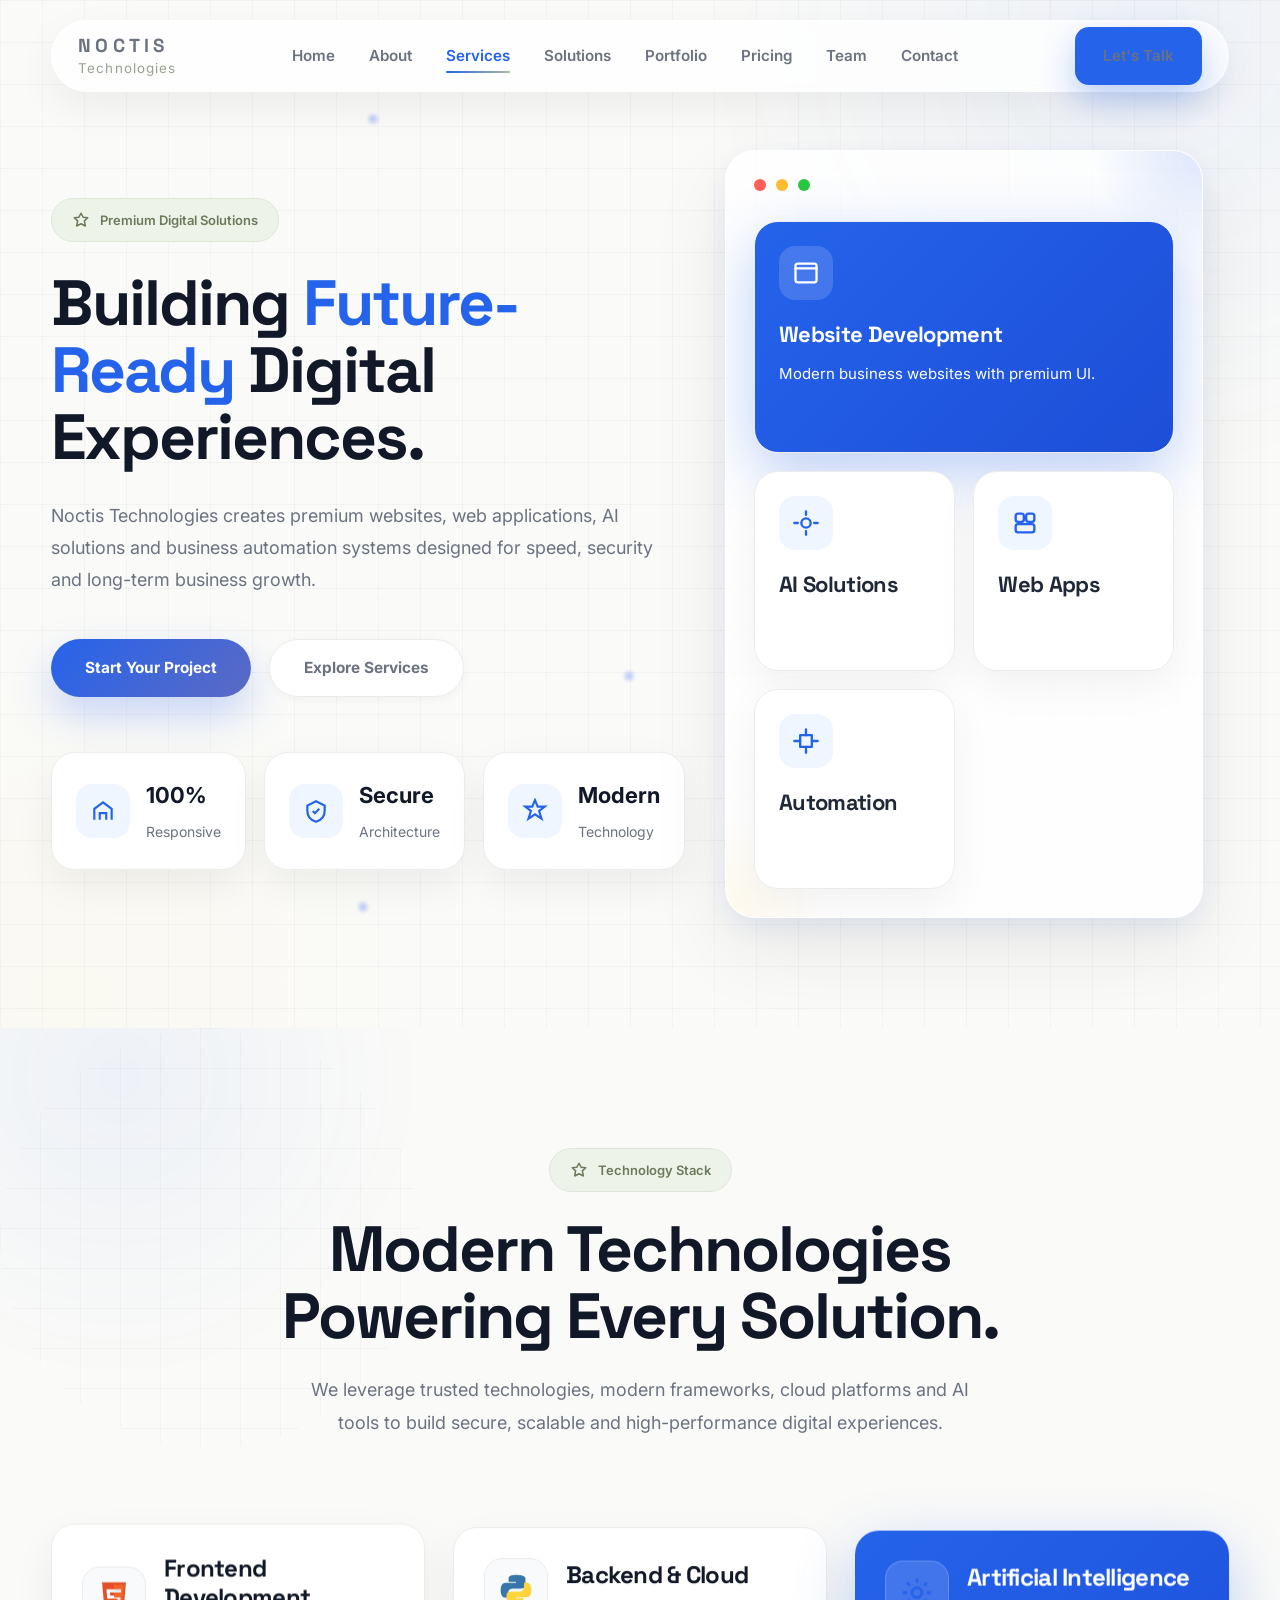
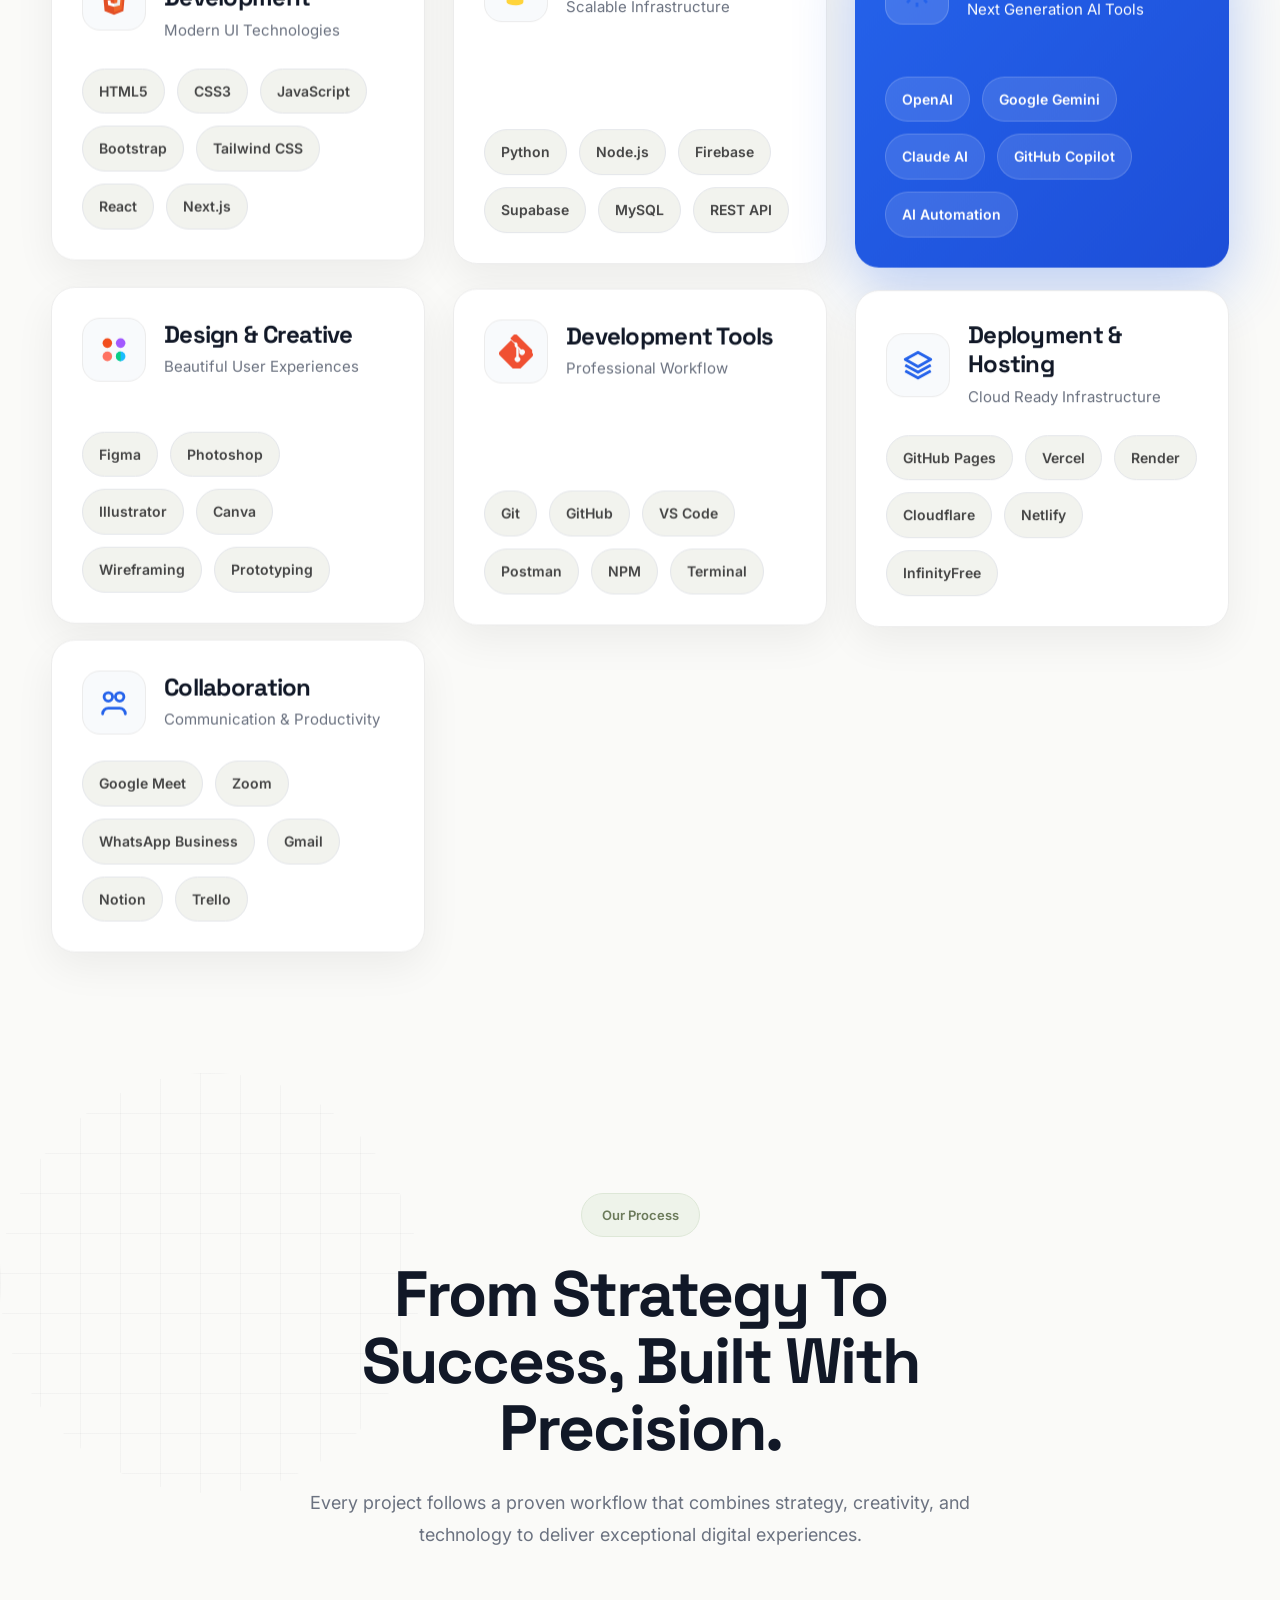
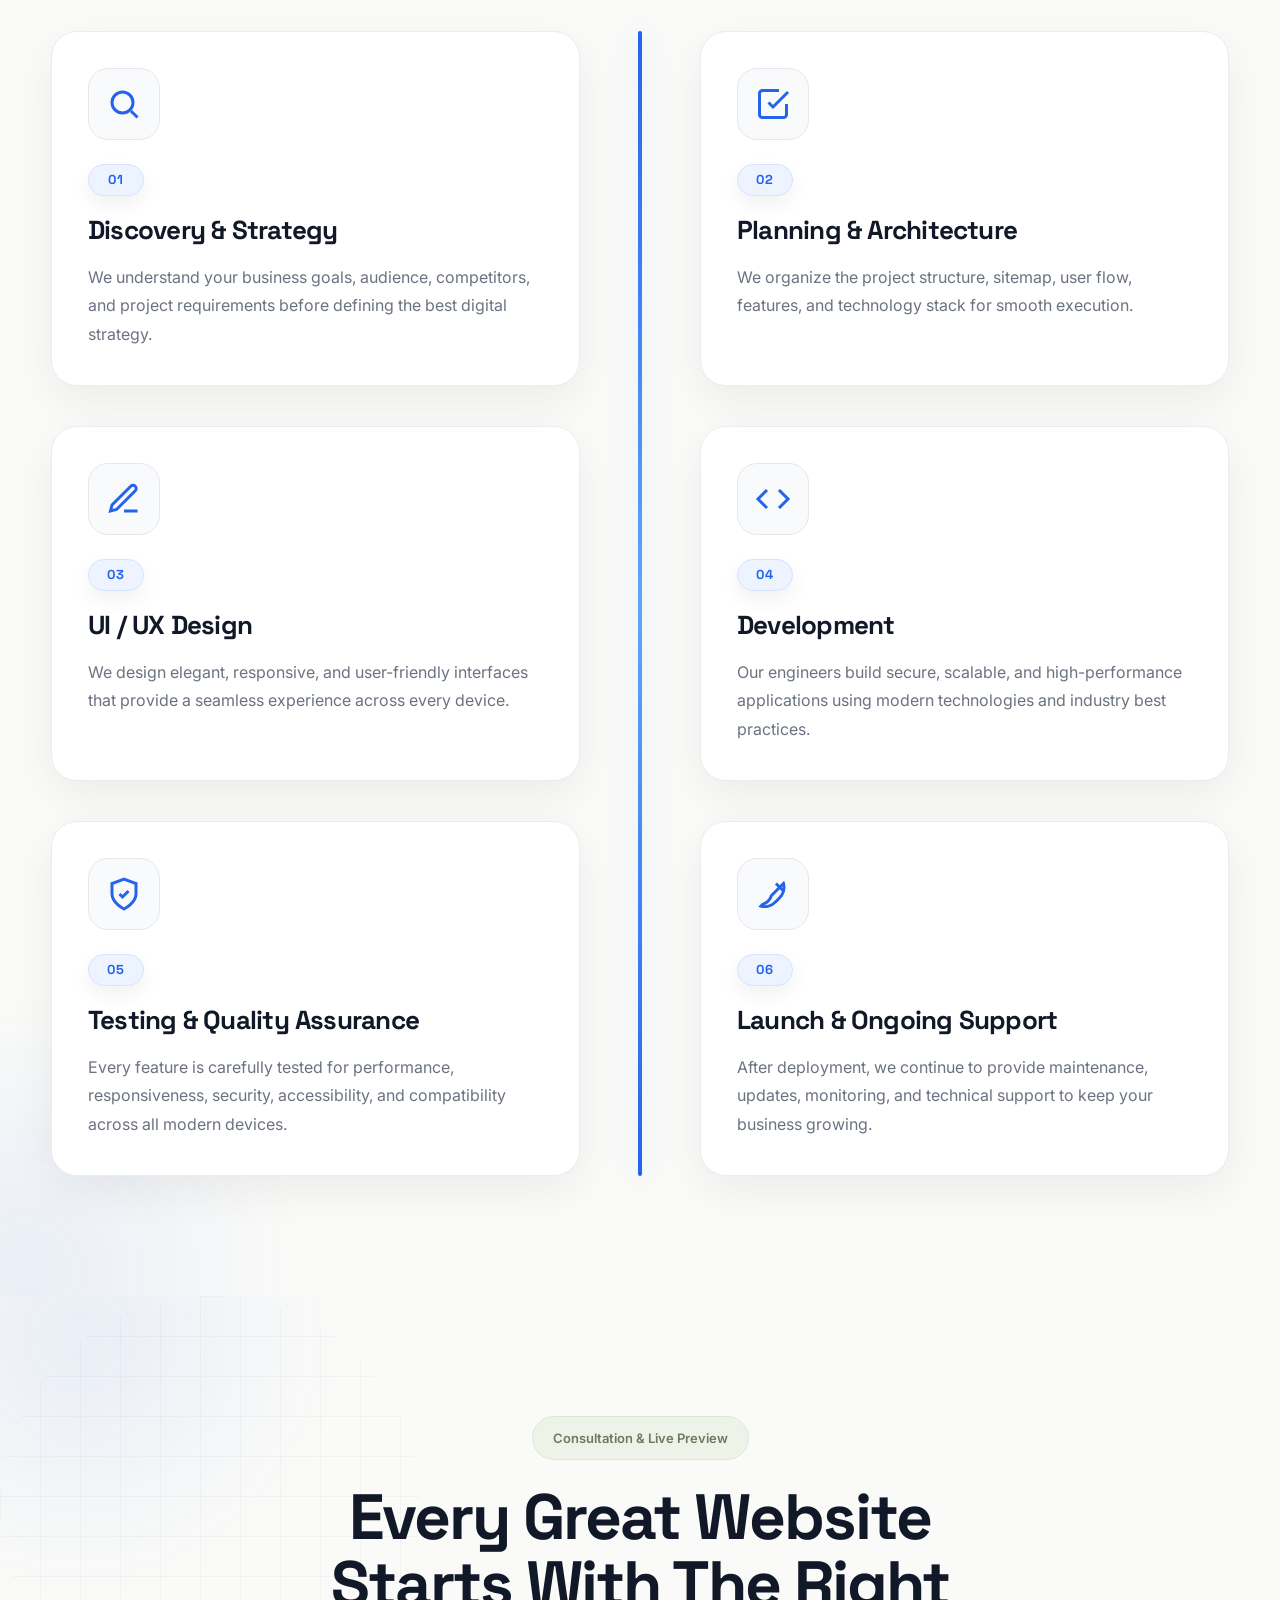
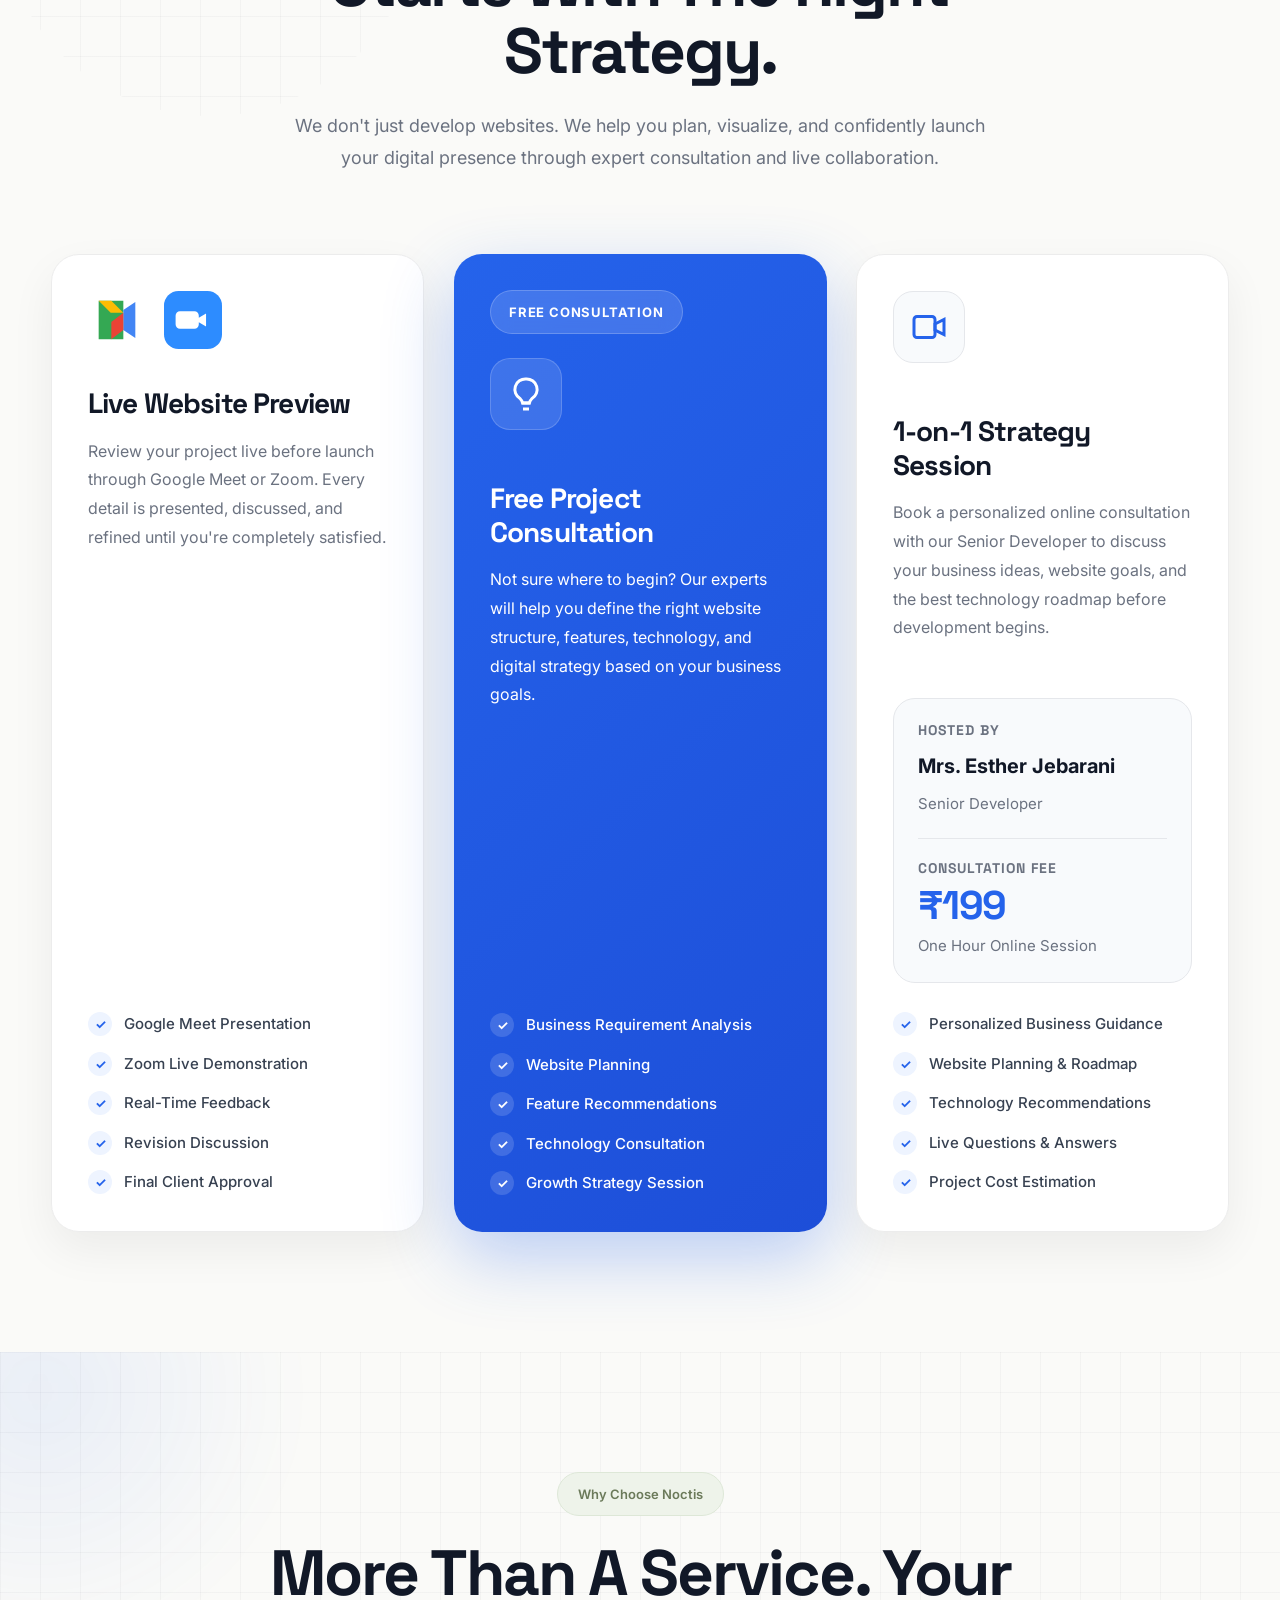
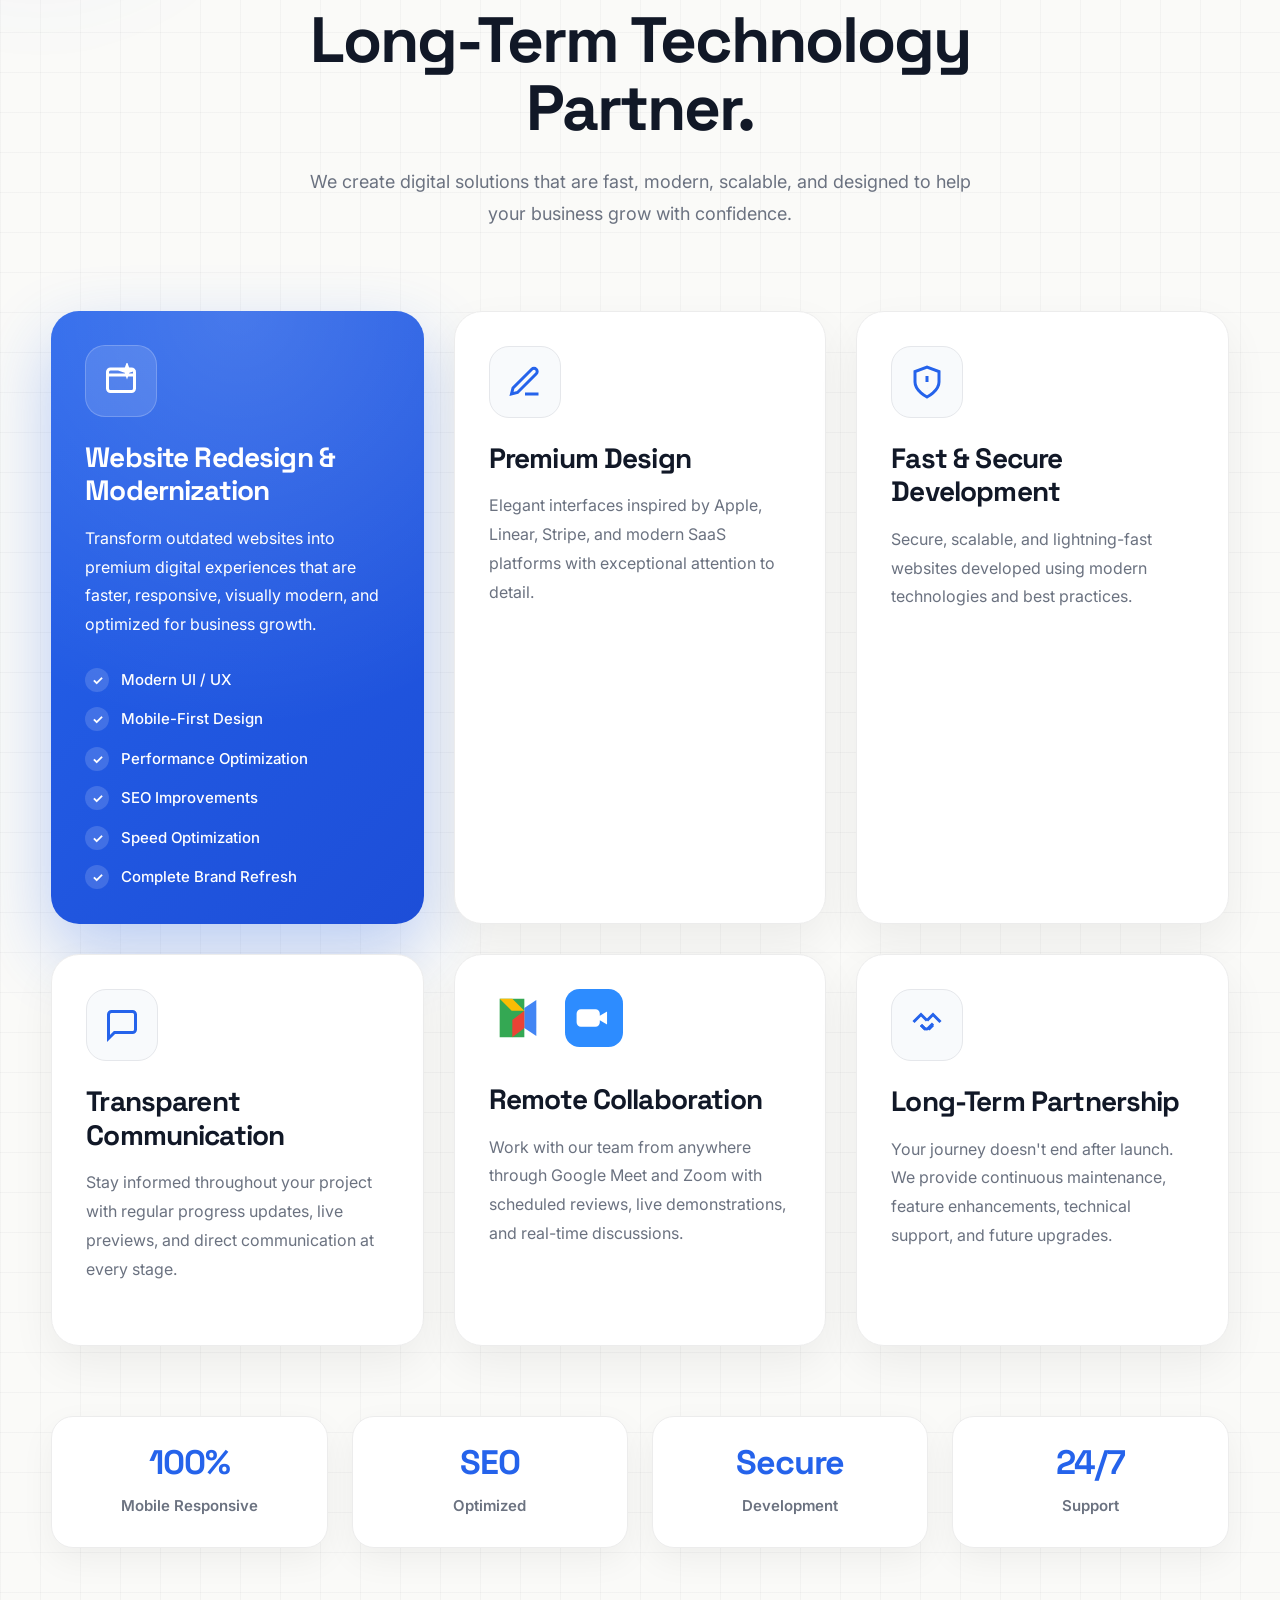
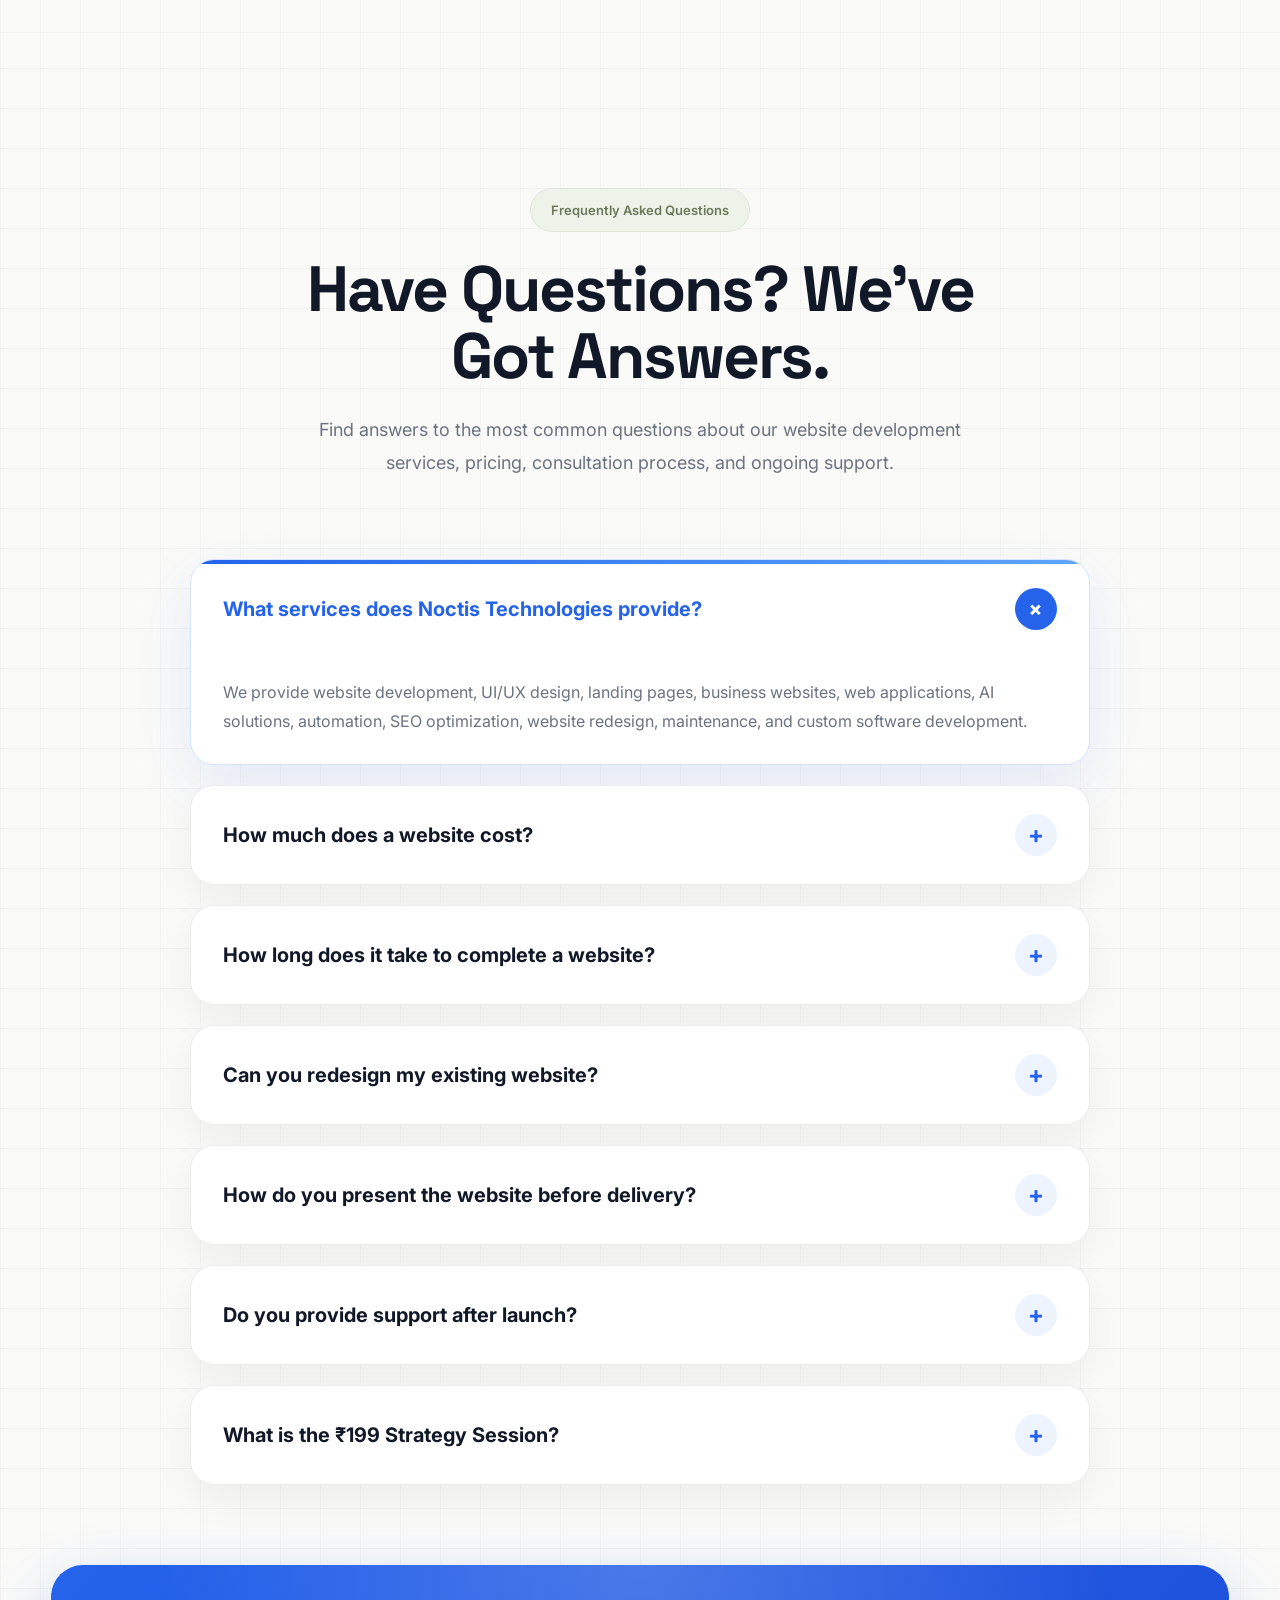
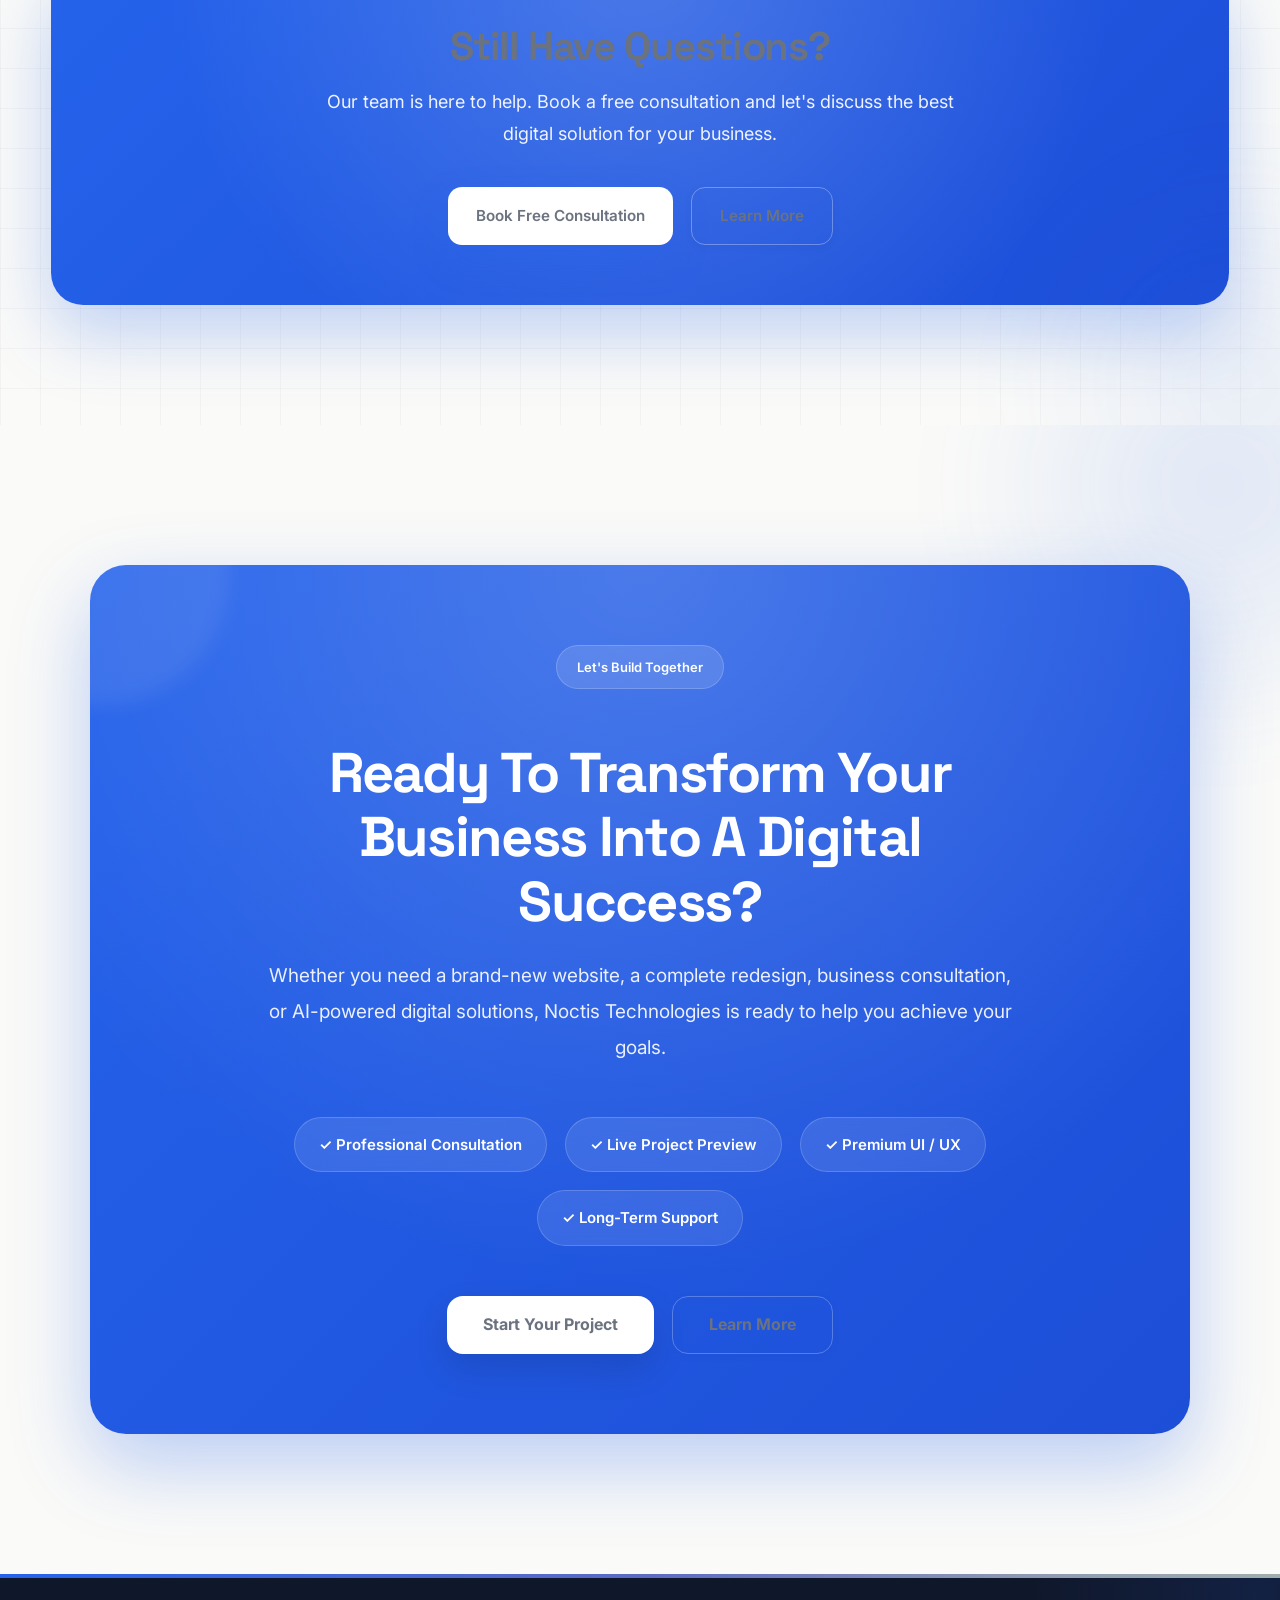
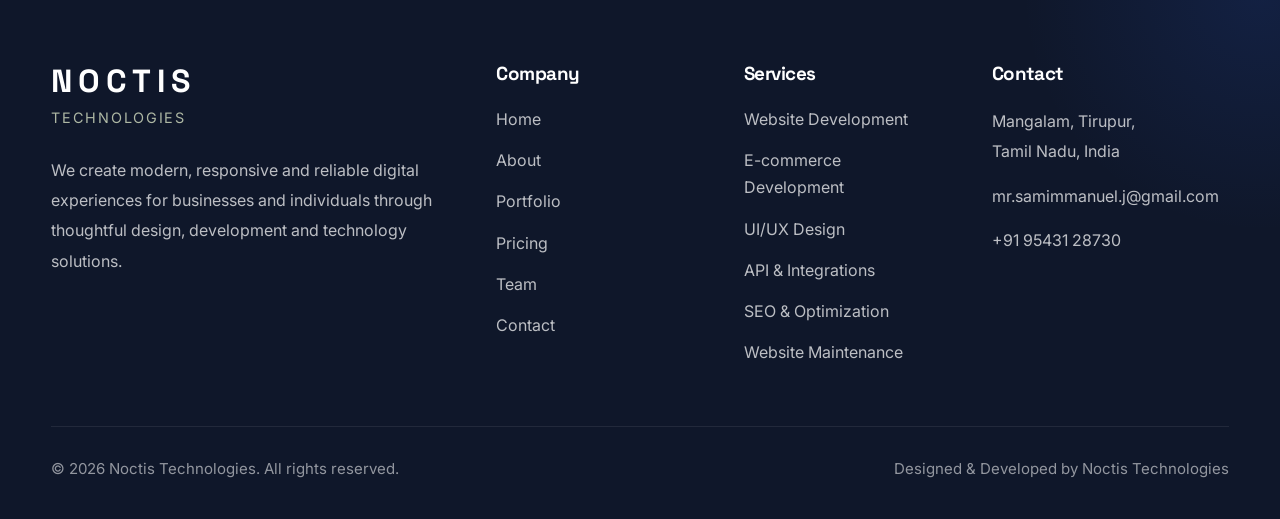
<file: services.html>
<!DOCTYPE html>

<html lang="en">

<head>

    <!--==================================================
    BASIC META
    ==================================================-->

    <meta charset="UTF-8">

    <meta name="viewport"
          content="width=device-width, initial-scale=1.0">

    <meta http-equiv="X-UA-Compatible"
          content="IE=edge">

    <meta name="theme-color"
          content="#2F66F3">

  
<!-- =========================
PRIMARY SEO
========================= -->
<title>Services | Noctis Technologies – AI, Website Development & Digital Solutions</title>

<meta name="title" content="Services | Noctis Technologies – AI, Website Development & Digital Solutions">

<meta name="description" content="Discover AI solutions, premium website development, web applications, UI/UX design, SEO services, business automation, website redesign and digital consultation by Noctis Technologies. Serving Tamil Nadu, India and businesses worldwide.">

<meta name="keywords" content="Noctis Technologies, Sam Immanuel J, AI Solutions, Website Development, Web Applications, UI UX Design, SEO Services, Business Automation, Website Redesign, Digital Transformation, Web Development India, Web Design Tamil Nadu, Premium Website Development">

<meta name="author" content="Sam Immanuel J">

<meta name="robots" content="index,follow,max-image-preview:large,max-snippet:-1,max-video-preview:-1">

<!-- Canonical -->
<link rel="canonical" href="https://www.noctistechnologies.gt.tc/services.html">

<!-- Open Graph -->
<meta property="og:type" content="website">
<meta property="og:site_name" content="Noctis Technologies">
<meta property="og:title" content="Services | Noctis Technologies">
<meta property="og:description" content="AI-powered digital solutions, premium website development, web applications, UI/UX, SEO and business automation services.">
<meta property="og:url" content="https://www.noctistechnologies.gt.tc/services.html">
<meta property="og:image" content="https://www.noctistechnologies.gt.tc/og-services.jpg">

<!-- Twitter -->
<meta name="twitter:card" content="summary_large_image">
<meta name="twitter:title" content="Services | Noctis Technologies">
<meta name="twitter:description" content="Premium AI solutions, website development, web applications, SEO and business growth services by Noctis Technologies.">
<meta name="twitter:image" content="https://www.noctistechnologies.gt.tc/services.jpg">

<!-- Theme -->
<meta name="theme-color" content="#2F66F3">

<!-- =========================
WEBPAGE SCHEMA
========================= -->
<script type="application/ld+json">
{
  "@context":"https://schema.org",
  "@type":"WebPage",
  "name":"Services",
  "url":"https://www.noctistechnologies.gt.tc/services.html",
  "isPartOf":{
    "@type":"WebSite",
    "name":"Noctis Technologies",
    "url":"https://www.noctistechnologies.gt.tc"
  }
}
</script>

<!-- =========================
SERVICE SCHEMA
========================= -->
<script type="application/ld+json">
{
  "@context":"https://schema.org",
  "@type":"Service",
  "serviceType":"AI Solutions, Website Development, Web Applications, UI/UX Design, SEO Services, Business Automation, Website Redesign and Digital Consultation",
  "provider":{
    "@type":"Organization",
    "name":"Noctis Technologies"
  },
  "areaServed":"Worldwide"
}
</script>

<!-- =========================
ORGANIZATION SCHEMA
========================= -->
<script type="application/ld+json">
{
 "@context":"https://schema.org",
 "@type":"Organization",
 "name":"Noctis Technologies",
 "url":"https://www.noctistechnologies.gt.tc",
 "founder":{
   "@type":"Person",
   "name":"Sam Immanuel J"
 },
 "areaServed":"Worldwide"
}
</script>

<!-- =========================
BREADCRUMB SCHEMA
========================= -->
<script type="application/ld+json">
{
 "@context":"https://schema.org",
 "@type":"BreadcrumbList",
 "itemListElement":[
   {
     "@type":"ListItem",
     "position":1,
     "name":"Home",
     "item":"https://www.noctistechnologies.gt.tc/"
   },
   {
     "@type":"ListItem",
     "position":2,
     "name":"Services",
     "item":"https://www.noctistechnologies.gt.tc/services.html"
   }
 ]
}
</script>

    <!--==================================================
    GOOGLE FONTS
    ==================================================-->

    <link rel="preconnect"
          href="https://fonts.googleapis.com">

    <link rel="preconnect"
          href="https://fonts.gstatic.com"
          crossorigin>

    <link href="https://fonts.googleapis.com/css2?family=Inter:wght@300;400;500;600;700;800&family=Space+Grotesk:wght@400;500;600;700&display=swap"
          rel="stylesheet">
  <link rel="stylesheet" href="navigation.css">
<link rel="stylesheet" href="footer.css">
  <link rel="stylesheet" href="services-button.css">
    <!--==================================================
    FAVICON
    ==================================================-->

    <link rel="icon"
          type="svg+xml"
          href="favicon.svg">

    <!--==================================================
    CSS
    ==================================================-->

    <style>
      /*==================================================
ROOT VARIABLES
==================================================*/

:root{

    /*==================================================
    BRAND COLORS
    ==================================================*/

    --primary:#2F66F3;
    --primary-light:#5A8CFF;
    --primary-dark:#214FCC;

    --secondary:#5C6AC4;

    /*==================================================
    ACCENT
    ==================================================*/

    --sage:#AEB8A4;
    --sage-dark:#98A38E;
    --sage-light:#D8DDD3;
    --sage-soft:#EEF2EB;

    /*==================================================
    BACKGROUND
    ==================================================*/

    --background:#FCFCFB;
    --section:#F7F8F6;
    --surface:#FFFFFF;
    --card:#FFFFFF;

    /*==================================================
    TEXT
    ==================================================*/

    --text:#1A1A1A;
    --text-light:#6E737B;
    --text-muted:#9EA3AA;

    /*==================================================
    STATUS
    ==================================================*/

    --success:#22C55E;
    --warning:#F59E0B;
    --danger:#EF4444;

    /*==================================================
    BORDER
    ==================================================*/

    --border:#E7E9EC;
    --divider:#F2F4F6;

    /*==================================================
    SHADOWS
    ==================================================*/

    --shadow-xs:0 2px 10px rgba(17,24,39,.04);

    --shadow-sm:0 8px 20px rgba(17,24,39,.06);

    --shadow:0 15px 40px rgba(17,24,39,.08);

    --shadow-lg:0 25px 80px rgba(17,24,39,.12);

    /*==================================================
    GLOW
    ==================================================*/

    --blue-glow:0 0 60px rgba(47,102,243,.18);

    --sage-glow:0 0 60px rgba(174,184,164,.20);

    /*==================================================
    GLASS
    ==================================================*/

    --glass:rgba(255,255,255,.72);

    --glass-border:rgba(255,255,255,.65);

    --blur:blur(22px);

    /*==================================================
    RADIUS
    ==================================================*/

    --radius-xs:12px;
    --radius-sm:18px;
    --radius:24px;
    --radius-lg:32px;
    --radius-xl:40px;

    /*==================================================
    SPACING
    ==================================================*/

    --space-1:8px;
    --space-2:16px;
    --space-3:24px;
    --space-4:32px;
    --space-5:48px;
    --space-6:64px;
    --space-7:96px;
    --space-8:120px;

    /*==================================================
    LAYOUT
    ==================================================*/

    --container:1320px;

    --header-height:90px;

    /*==================================================
    ANIMATION
    ==================================================*/

    --transition:.35s ease;

  }
      /*==================================================
GLOBAL CSS
==================================================*/
      /* ==========================================
   GLOBAL LINK RESET
========================================== */
/* =========================
   GLOBAL LINK STYLES
========================= */

a,
a:link,
a:visited{
    color:var(--text) !important;
    text-decoration:none !important;
}

a:hover{
    color:var(--primary) !important;
}

nav a,
.mobile-menu a,
.footer a{
    color:var(--text) !important;
}

nav a.active,
.mobile-menu a.active{
    color:var(--primary) !important;
}

*{
    -webkit-tap-highlight-color:transparent;
}


/*==================================================
RESET
==================================================*/

*,
*::before,
*::after{

    margin:0;

    padding:0;

    box-sizing:border-box;

}

html{

    scroll-behavior:smooth;

    scroll-padding-top:var(--header-height);

    font-size:16px;

}

body{

    font-family:"Inter",sans-serif;

    background:var(--background);

    color:var(--text);

    line-height:1.7;

    overflow-x:hidden;

    text-rendering:optimizeLegibility;

    -webkit-font-smoothing:antialiased;

    -moz-osx-font-smoothing:grayscale;

}

/*==================================================
TYPOGRAPHY
==================================================*/

h1,
h2,
h3,
h4,
h5,
h6{

    font-family:"Space Grotesk",sans-serif;

    color:var(--text);

    font-weight:700;

    line-height:1.08;

    letter-spacing:-.03em;

}

h1{

    font-size:clamp(3rem,8vw,6rem);

}

h2{

    font-size:clamp(2.3rem,5vw,4rem);

}

h3{

    font-size:clamp(1.5rem,3vw,2rem);

}

h4{

    font-size:1.15rem;

}

p{

    color:var(--text-light);

    font-size:1rem;

    line-height:1.9;

}

a{

    text-decoration:none;

    color:inherit;

    transition:var(--transition);

}

ul{

    list-style:none;

}

img{

    width:100%;

    display:block;

    height:auto;

}

button{

    border:none;

    outline:none;

    background:none;

    cursor:pointer;

    font:inherit;

}

input,
textarea,
select{

    font:inherit;

    border:none;

    outline:none;

}

/*==================================================
LAYOUT
==================================================*/

.container{

    width:min(92%,var(--container));

    margin-inline:auto;

}

section{

    position:relative;

    padding:var(--space-8) 0;

}

/*==================================================
COMMON
==================================================*/

.section-heading{

    max-width:760px;

    margin:0 auto 70px;

    text-align:center;

}

.section-badge{

    display:inline-flex;

    align-items:center;

    justify-content:center;

    padding:12px 22px;

    border-radius:999px;

    background:var(--sage-soft);

    border:1px solid var(--sage-light);

    color:var(--sage-dark);

    font-size:.92rem;

    font-weight:600;

    margin-bottom:24px;

}

.section-heading h2{

    margin-bottom:22px;

}

.section-heading p{

    max-width:680px;

    margin:auto;

}

/*==================================================
BUTTONS
==================================================*/

.btn-primary{

    display:inline-flex;

    align-items:center;

    justify-content:center;

    height:54px;

    padding:0 30px;

    border-radius:999px;

    background:linear-gradient(
        135deg,
        var(--primary),
        var(--secondary)
    );

    color:#fff;

    font-weight:600;

    transition:var(--transition);

    box-shadow:var(--shadow-sm);

}

.btn-primary:hover{

    transform:translateY(-4px);

    box-shadow:var(--shadow-lg);

}

.btn-secondary{

    display:inline-flex;

    align-items:center;

    justify-content:center;

    height:54px;

    padding:0 30px;

    border-radius:999px;

    border:1px solid var(--border);

    background:#fff;

    color:var(--text);

    font-weight:600;

    transition:var(--transition);

}

.btn-secondary:hover{

    border-color:var(--primary);

    color:var(--primary);

    transform:translateY(-4px);

}

/*==================================================
SCROLLBAR
==================================================*/

::-webkit-scrollbar{

    width:10px;

}

::-webkit-scrollbar-track{

    background:var(--section);

}

::-webkit-scrollbar-thumb{

    background:linear-gradient(
        var(--primary),
        var(--sage)
    );

    border-radius:999px;

}

/*==================================================
SELECTION
==================================================*/

::selection{

    background:var(--primary);

    color:#fff;

}

/*==================================================
RESPONSIVE
==================================================*/

@media(max-width:992px){

.container{

width:94%;

}

}

@media(max-width:768px){

section{

padding:90px 0;

}

}

@media(max-width:480px){

html{

font-size:15px;

}

section{

padding:75px 0;

}

      }
      /*==================================================
HEADER
==================================================*/

.header{

    position:fixed;

    top:0;

    left:0;

    width:100%;

    z-index:1000;

    padding:20px 0;

    transition:all .35s ease;

}

.header.scrolled{

    padding:14px 0;

}

.navbar{

    display:flex;

    align-items:center;

    justify-content:space-between;

    gap:40px;

    height:72px;

    padding:0 26px;

    background:rgba(255,255,255,.78);

    backdrop-filter:blur(24px);

    -webkit-backdrop-filter:blur(24px);

    border:1px solid rgba(255,255,255,.65);

    border-radius:999px;

    box-shadow:
    var(--shadow),
    inset 0 1px rgba(255,255,255,.9);

}

/*==================================================
LOGO
==================================================*/

.brand{

    display:flex;

    align-items:center;

    gap:14px;

    flex-shrink:0;

}

.brand img{

    width:48px;

    height:48px;

    object-fit:contain;

}

.brand-text{

    display:flex;

    flex-direction:column;

    line-height:1;

}

.brand-title{

    font-family:"Space Grotesk",sans-serif;

    font-size:1.18rem;

    font-weight:700;

    letter-spacing:.22em;

    text-transform:uppercase;

}

.brand-subtitle{

    margin-top:6px;

    font-size:.84rem;

    color:var(--sage-dark);

    letter-spacing:.08em;

}

/*==================================================
DESKTOP MENU
==================================================*/

.nav-links{

    display:flex;

    align-items:center;

    gap:34px;

}

.nav-links a{

    position:relative;

    font-size:.95rem;

    font-weight:600;

    color:var(--text-light);

    transition:.35s;

}

.nav-links a:hover,

.nav-links a.active{

    color:var(--primary);

}

.nav-links a::after{

    content:"";

    position:absolute;

    left:0;

    bottom:-8px;

    width:0;

    height:2px;

    border-radius:20px;

    background:linear-gradient(
    90deg,
    var(--primary),
    var(--sage));

    transition:.35s;

}

.nav-links a:hover::after,

.nav-links a.active::after{

    width:100%;

}

/*==================================================
RIGHT
==================================================*/

.nav-right{

    display:flex;

    align-items:center;

    gap:16px;

}

.menu-toggle{

    display:none;

    width:50px;

    height:50px;

    align-items:center;

    justify-content:center;

    border-radius:50%;

    background:#fff;

    border:1px solid var(--border);

    box-shadow:var(--shadow-xs);

}

/*==================================================
PREMIUM MOBILE MENU
==================================================*/

.mobile-menu{

    position:fixed;

    inset:0;

    width:100%;

    height:100vh;

    background:rgba(252,252,251,.98);

    backdrop-filter:blur(28px);

    -webkit-backdrop-filter:blur(28px);

    transform:translateX(100%);

    transition:.45s ease;

    z-index:9999;

    padding:110px 35px 40px;

}

.mobile-menu.active{

    transform:translateX(0);

}

.mobile-menu nav{

    display:flex;

    flex-direction:column;

}

.mobile-menu nav a{

    display:flex;

    align-items:center;

    justify-content:space-between;

    padding:22px 0;

    font-family:"Space Grotesk",sans-serif;

    font-size:1.25rem;

    font-weight:600;

    color:var(--text);

    border-bottom:1px solid var(--divider);

    transition:.3s;

}

.mobile-menu nav a:hover{

    color:var(--primary);

    padding-left:10px;

}

.mobile-menu nav a.active{

    color:var(--primary);

}

.mobile-menu .btn-primary{

    margin-top:35px;

    width:100%;

}

/*==================================================
SCROLL BAR
==================================================*/

.scroll-progress{

    position:fixed;

    top:0;

    left:0;

    width:0;

    height:3px;

    background:linear-gradient(
    90deg,
    var(--primary),
    var(--sage));

    z-index:10000;

}

/*==================================================
RESPONSIVE
==================================================*/

@media(max-width:1100px){

.nav-links{

display:none;

}

.menu-toggle{

display:flex;

}

.nav-right .btn-primary{

display:none;

}

}

@media(max-width:768px){

.navbar{

height:66px;

padding:0 18px;

border-radius:24px;

}

.brand-title{

font-size:1.05rem;

}

.brand-subtitle{

font-size:.78rem;

}

}

@media(max-width:480px){

.mobile-menu{

padding:90px 24px 30px;

}

.mobile-menu nav a{

font-size:1.15rem;

padding:18px 0;

}

  }
      /*==================================================
SERVICES HERO
==================================================*/

.services-hero{

    position:relative;

    overflow:hidden;

    padding:180px 0 120px;

    background:linear-gradient(
        180deg,
        var(--background),
        var(--section)
    );

}

.services-hero::before{

    content:"";

    position:absolute;

    top:-180px;

    right:-180px;

    width:420px;

    height:420px;

    border-radius:50%;

    background:radial-gradient(
        rgba(47,102,243,.10),
        transparent 70%
    );

}

.services-hero::after{

    content:"";

    position:absolute;

    bottom:-220px;

    left:-180px;

    width:480px;

    height:480px;

    border-radius:50%;

    background:radial-gradient(
        rgba(174,184,164,.18),
        transparent 70%
    );

}

/*==================================================
LAYOUT
==================================================*/

.services-wrapper{

    display:grid;

    grid-template-columns:1.1fr .9fr;

    align-items:center;

    gap:80px;

    position:relative;

    z-index:2;

}

/*==================================================
CONTENT
==================================================*/

.services-content h1{

    margin:26px 0;

}

.services-content p{

    max-width:650px;

    margin-bottom:38px;

    font-size:1.08rem;

}

.hero-buttons{

    display:flex;

    gap:18px;

    flex-wrap:wrap;

    margin-bottom:55px;

}

/*==================================================
HIGHLIGHTS
==================================================*/

.hero-highlights{

    display:grid;

    grid-template-columns:repeat(2,1fr);

    gap:22px;

}

.highlight-card{

    padding:24px;

    border-radius:24px;

    background:rgba(255,255,255,.82);

    backdrop-filter:blur(20px);

    -webkit-backdrop-filter:blur(20px);

    border:1px solid var(--border);

    box-shadow:var(--shadow-sm);

    transition:.35s;

}

.highlight-card:hover{

    transform:translateY(-8px);

    box-shadow:var(--shadow-lg);

}

.highlight-card h4{

    margin-bottom:10px;

}

.highlight-card span{

    color:var(--text-light);

    font-size:.92rem;

}

/*==================================================
RIGHT CARD
==================================================*/

.services-visual{

    display:flex;

    justify-content:center;

}

.visual-card{

    width:100%;

    max-width:480px;

    padding:40px;

    border-radius:32px;

    background:rgba(255,255,255,.82);

    backdrop-filter:blur(22px);

    border:1px solid var(--border);

    box-shadow:var(--shadow-lg);

}

.visual-tag{

    display:inline-flex;

    padding:10px 18px;

    margin-bottom:28px;

    border-radius:999px;

    background:var(--sage-soft);

    color:var(--sage-dark);

    font-size:.88rem;

    font-weight:600;

}

.visual-card ul{

    display:grid;

    gap:16px;

}

.visual-card li{

    display:flex;

    align-items:center;

    gap:14px;

    color:var(--text);

    font-weight:500;

}

.visual-card li::before{

    content:"";

    width:12px;

    height:12px;

    border-radius:50%;

    background:linear-gradient(
        135deg,
        var(--primary),
        var(--secondary)
    );

    flex-shrink:0;

}

/*==================================================
RESPONSIVE
==================================================*/

@media(max-width:992px){

.services-wrapper{

grid-template-columns:1fr;

text-align:center;

}

.services-content p{

margin:0 auto 36px;

}

.hero-buttons{

justify-content:center;

}

.hero-highlights{

margin-top:10px;

}

.services-visual{

margin-top:50px;

}

}

@media(max-width:768px){

.services-hero{

padding:150px 0 90px;

}

.hero-highlights{

grid-template-columns:1fr;

}

.visual-card{

padding:30px;

}

}

@media(max-width:480px){

.visual-card{

padding:24px;

border-radius:24px;

}

.highlight-card{

padding:20px;

}

  }
      /*==================================================
SERVICES GRID
==================================================*/

.services-section{

    position:relative;

    overflow:hidden;

    background:var(--background);

}

.services-grid{

    display:grid;

    grid-template-columns:repeat(3,1fr);

    gap:30px;

}

/*==================================================
CARD
==================================================*/

.service-card{

    position:relative;

    padding:36px;

    border-radius:30px;

    background:rgba(255,255,255,.82);

    backdrop-filter:blur(22px);

    -webkit-backdrop-filter:blur(22px);

    border:1px solid var(--border);

    box-shadow:var(--shadow-sm);

    transition:.4s ease;

    overflow:hidden;

}

.service-card::before{

    content:"";

    position:absolute;

    top:0;

    left:0;

    width:100%;

    height:4px;

    background:linear-gradient(
        90deg,
        var(--primary),
        var(--sage)
    );

    transform:scaleX(0);

    transform-origin:left;

    transition:.4s;

}

.service-card:hover{

    transform:translateY(-12px);

    box-shadow:var(--shadow-lg);

    border-color:rgba(47,102,243,.18);

}

.service-card:hover::before{

    transform:scaleX(1);

}

/*==================================================
FEATURED
==================================================*/

.service-card.featured{

    background:linear-gradient(
        180deg,
        rgba(47,102,243,.05),
        rgba(255,255,255,.92)
    );

    border-color:rgba(47,102,243,.18);

}

/*==================================================
ICON
==================================================*/

.service-icon{

    width:72px;

    height:72px;

    display:flex;

    align-items:center;

    justify-content:center;

    margin-bottom:26px;

    border-radius:22px;

    background:linear-gradient(
        135deg,
        rgba(47,102,243,.08),
        rgba(174,184,164,.18)
    );

    border:1px solid var(--border);

}

/*==================================================
TEXT
==================================================*/

.service-card h3{

    margin-bottom:16px;

}

.service-card p{

    margin-bottom:24px;

}

/*==================================================
LIST
==================================================*/

.service-card ul{

    display:grid;

    gap:14px;

}

.service-card li{

    display:flex;

    align-items:center;

    gap:12px;

    color:var(--text-light);

    font-size:.95rem;

}

.service-card li::before{

    content:"";

    width:10px;

    height:10px;

    border-radius:50%;

    background:linear-gradient(
        135deg,
        var(--primary),
        var(--secondary)
    );

    flex-shrink:0;

}

/*==================================================
RESPONSIVE
==================================================*/

@media(max-width:1100px){

.services-grid{

grid-template-columns:repeat(2,1fr);

}

}

@media(max-width:768px){

.services-grid{

grid-template-columns:1fr;

}

.service-card{

padding:30px;

}

}

@media(max-width:480px){

.service-card{

padding:24px;

border-radius:24px;

}

.service-icon{

width:62px;

height:62px;

border-radius:18px;

}

  }
      /*==================================================
TECHNOLOGIES
==================================================*/

.technology{

    position:relative;

    overflow:hidden;

    background:var(--section);

}

.technology::before{

    content:"";

    position:absolute;

    top:-180px;

    right:-180px;

    width:420px;

    height:420px;

    border-radius:50%;

    background:radial-gradient(
        rgba(47,102,243,.10),
        transparent 70%
    );

}

.technology::after{

    content:"";

    position:absolute;

    bottom:-220px;

    left:-180px;

    width:460px;

    height:460px;

    border-radius:50%;

    background:radial-gradient(
        rgba(174,184,164,.18),
        transparent 70%
    );

}

/*==================================================
GRID
==================================================*/

.technology-grid{

    display:grid;

    grid-template-columns:repeat(3,1fr);

    gap:30px;

    position:relative;

    z-index:2;

}

/*==================================================
CARD
==================================================*/

.tech-card{

    padding:34px;

    border-radius:30px;

    background:rgba(255,255,255,.82);

    backdrop-filter:blur(20px);

    -webkit-backdrop-filter:blur(20px);

    border:1px solid var(--border);

    box-shadow:var(--shadow-sm);

    transition:.35s ease;

}

.tech-card:hover{

    transform:translateY(-10px);

    box-shadow:var(--shadow-lg);

    border-color:rgba(47,102,243,.18);

}

.tech-card h3{

    margin-bottom:26px;

}

/*==================================================
TECH LIST
==================================================*/

.tech-list{

    display:flex;

    flex-wrap:wrap;

    gap:14px;

}

.tech-list span{

    display:inline-flex;

    align-items:center;

    justify-content:center;

    padding:12px 18px;

    border-radius:999px;

    background:var(--sage-soft);

    border:1px solid var(--sage-light);

    color:var(--text);

    font-size:.92rem;

    font-weight:600;

    transition:.35s;

}

.tech-list span:hover{

    background:linear-gradient(
        135deg,
        var(--primary),
        var(--secondary)
    );

    color:#fff;

    border-color:transparent;

    transform:translateY(-4px);

}

/*==================================================
RESPONSIVE
==================================================*/

@media(max-width:1100px){

.technology-grid{

grid-template-columns:repeat(2,1fr);

}

}

@media(max-width:768px){

.technology-grid{

grid-template-columns:1fr;

}

.tech-card{

padding:28px;

}

}

@media(max-width:480px){

.tech-card{

padding:22px;

border-radius:24px;

}

.tech-list{

gap:10px;

}

.tech-list span{

font-size:.84rem;

padding:10px 14px;

}

}
      /*==================================================
PROCESS
==================================================*/

.process{

    position:relative;

    overflow:hidden;

    background:var(--background);

}

.process::before{

    content:"";

    position:absolute;

    top:-200px;

    left:-180px;

    width:420px;

    height:420px;

    border-radius:50%;

    background:radial-gradient(
        rgba(47,102,243,.08),
        transparent 70%
    );

}

.process-wrapper{

    display:grid;

    grid-template-columns:repeat(3,1fr);

    gap:30px;

    margin-top:70px;

    position:relative;

    z-index:2;

}

/*==================================================
PROCESS CARD
==================================================*/

.process-card{

    position:relative;

    padding:36px;

    border-radius:30px;

    background:rgba(255,255,255,.82);

    backdrop-filter:blur(20px);

    -webkit-backdrop-filter:blur(20px);

    border:1px solid var(--border);

    box-shadow:var(--shadow-sm);

    transition:.35s ease;

    overflow:hidden;

}

.process-card::before{

    content:"";

    position:absolute;

    top:0;

    left:0;

    width:100%;

    height:4px;

    background:linear-gradient(
        90deg,
        var(--primary),
        var(--secondary)
    );

    transform:scaleX(0);

    transform-origin:left;

    transition:.35s;

}

.process-card:hover{

    transform:translateY(-10px);

    box-shadow:var(--shadow-lg);

    border-color:rgba(47,102,243,.20);

}

.process-card:hover::before{

    transform:scaleX(1);

}

/*==================================================
NUMBER
==================================================*/

.process-number{

    width:70px;

    height:70px;

    display:flex;

    align-items:center;

    justify-content:center;

    margin-bottom:28px;

    border-radius:22px;

    background:linear-gradient(
        135deg,
        var(--primary),
        var(--secondary)
    );

    color:#fff;

    font-family:"Space Grotesk",sans-serif;

    font-size:1.3rem;

    font-weight:700;

    box-shadow:var(--shadow-sm);

}

.process-card h3{

    margin-bottom:18px;

}

.process-card p{

    margin:0;

    line-height:1.9;

}

/*==================================================
RESPONSIVE
==================================================*/

@media(max-width:1100px){

.process-wrapper{

grid-template-columns:repeat(2,1fr);

}

}

@media(max-width:768px){

.process-wrapper{

grid-template-columns:1fr;

gap:24px;

}

.process-card{

padding:30px;

}

}

@media(max-width:480px){

.process-card{

padding:24px;

border-radius:24px;

}

.process-number{

width:60px;

height:60px;

font-size:1.1rem;

border-radius:18px;

}

  }
    /*==================================================
CONSULTATION
==================================================*/

.consultation{

    position:relative;

    overflow:hidden;

    background:var(--section);

}

.consultation::before{

    content:"";

    position:absolute;

    top:-180px;

    right:-180px;

    width:420px;

    height:420px;

    border-radius:50%;

    background:radial-gradient(
        rgba(47,102,243,.10),
        transparent 70%
    );

}

.consultation::after{

    content:"";

    position:absolute;

    bottom:-180px;

    left:-180px;

    width:460px;

    height:460px;

    border-radius:50%;

    background:radial-gradient(
        rgba(174,184,164,.18),
        transparent 70%
    );

}

/*==================================================
GRID
==================================================*/

.consultation-grid{

    display:grid;

    grid-template-columns:repeat(3,1fr);

    gap:30px;

    position:relative;

    z-index:2;

}

/*==================================================
CARD
==================================================*/

.consultation-card{

    position:relative;

    padding:36px;

    border-radius:30px;

    background:rgba(255,255,255,.82);

    backdrop-filter:blur(22px);

    -webkit-backdrop-filter:blur(22px);

    border:1px solid var(--border);

    box-shadow:var(--shadow-sm);

    transition:.35s ease;

    overflow:hidden;

}

.consultation-card::before{

    content:"";

    position:absolute;

    top:0;

    left:0;

    width:100%;

    height:4px;

    background:linear-gradient(
        90deg,
        var(--primary),
        var(--secondary)
    );

    transform:scaleX(0);

    transform-origin:left;

    transition:.35s;

}

.consultation-card:hover{

    transform:translateY(-10px);

    box-shadow:var(--shadow-lg);

}

.consultation-card:hover::before{

    transform:scaleX(1);

}

/*==================================================
FEATURED
==================================================*/

.consultation-card.featured{

    background:linear-gradient(
        180deg,
        rgba(47,102,243,.06),
        rgba(255,255,255,.95)
    );

    border-color:rgba(47,102,243,.20);

}

/*==================================================
ICON
==================================================*/

.consultation-icon{

    width:72px;

    height:72px;

    margin-bottom:26px;

    border-radius:22px;

    background:linear-gradient(
        135deg,
        rgba(47,102,243,.08),
        rgba(174,184,164,.18)
    );

    border:1px solid var(--border);

}

/*==================================================
TEXT
==================================================*/

.consultation-card h3{

    margin-bottom:18px;

}

.consultation-card p{

    margin-bottom:22px;

}

/*==================================================
LIST
==================================================*/

.consultation-card ul{

    display:grid;

    gap:14px;

}

.consultation-card li{

    display:flex;

    align-items:center;

    gap:12px;

    color:var(--text-light);

}

.consultation-card li::before{

    content:"";

    width:10px;

    height:10px;

    border-radius:50%;

    background:linear-gradient(
        135deg,
        var(--primary),
        var(--secondary)
    );

    flex-shrink:0;

}

/*==================================================
WEBINAR
==================================================*/

.webinar-box{

    margin-top:28px;

    padding:24px;

    border-radius:22px;

    background:var(--sage-soft);

    border:1px solid var(--sage-light);

}

.webinar-box h4{

    margin-bottom:8px;

    color:var(--primary);

}

.webinar-box p{

    margin-bottom:8px;

    color:var(--text);

    font-weight:600;

}

.webinar-box span{

    color:var(--text-light);

    font-size:.95rem;

}

/*==================================================
RESPONSIVE
==================================================*/

@media(max-width:1100px){

.consultation-grid{

grid-template-columns:repeat(2,1fr);

}

.consultation-card.featured{

grid-column:span 2;

}

}

@media(max-width:768px){

.consultation-grid{

grid-template-columns:1fr;

}

.consultation-card.featured{

grid-column:auto;

}

.consultation-card{

padding:30px;

}

}

@media(max-width:480px){

.consultation-card{

padding:24px;

border-radius:24px;

}

.consultation-icon{

width:60px;

height:60px;

border-radius:18px;

}

.webinar-box{

padding:20px;

}

}
      /*==================================================
FAQ
==================================================*/

.faq{

    position:relative;

    overflow:hidden;

    background:var(--background);

}

.faq-wrapper{

    max-width:950px;

    margin:70px auto 0;

    display:flex;

    flex-direction:column;

    gap:20px;

}

/*==================================================
ITEM
==================================================*/

.faq-item{

    border-radius:26px;

    background:rgba(255,255,255,.82);

    backdrop-filter:blur(20px);

    -webkit-backdrop-filter:blur(20px);

    border:1px solid var(--border);

    box-shadow:var(--shadow-sm);

    overflow:hidden;

    transition:.35s;

}

.faq-item:hover{

    box-shadow:var(--shadow-lg);

    transform:translateY(-4px);

}

/*==================================================
QUESTION
==================================================*/

.faq-question{

    width:100%;

    display:flex;

    align-items:center;

    justify-content:space-between;

    gap:20px;

    padding:28px 32px;

    background:none;

    cursor:pointer;

    text-align:left;

}

.faq-question span:first-child{

    font-size:1.05rem;

    font-weight:600;

    color:var(--text);

}

.faq-icon{

    width:42px;

    height:42px;

    display:flex;

    align-items:center;

    justify-content:center;

    border-radius:50%;

    background:var(--sage-soft);

    color:var(--primary);

    font-size:1.3rem;

    font-weight:700;

    transition:.35s;

}

/*==================================================
ANSWER
==================================================*/

.faq-answer{

    max-height:0;

    overflow:hidden;

    transition:max-height .4s ease;

}

.faq-answer p{

    padding:0 32px 28px;

    margin:0;

    line-height:1.9;

}

/*==================================================
ACTIVE
==================================================*/
.faq-item.active .faq-answer{
    max-height:500px !important;
    opacity:1 !important;
    padding-top:20px !important;
}

.faq-answer{
    max-height:0;
    overflow:hidden;
    transition:max-height .4s ease;
}

.faq-item.active{
    height:auto !important;
}

.faq-item{
    overflow:hidden;
      }
/*==================================================
RESPONSIVE
==================================================*/

@media(max-width:768px){

.faq-question{

padding:22px 24px;

}

.faq-answer p{

padding:0 24px 22px;

}

}

@media(max-width:480px){

.faq-question span:first-child{

font-size:.96rem;

}

.faq-icon{

width:36px;

height:36px;

font-size:1.1rem;

}

  }
      /*==================================================
CTA FEATURES
==================================================*/

.cta-features{

    display:grid;

    grid-template-columns:repeat(2,1fr);

    gap:16px;

    max-width:650px;

    margin:0 auto 42px;

}

.cta-feature{

    padding:16px 20px;

    border-radius:18px;

    background:rgba(255,255,255,.08);

    border:1px solid rgba(255,255,255,.12);

    color:#fff;

    font-weight:500;

    backdrop-filter:blur(10px);

}

@media(max-width:768px){

.cta-features{

grid-template-columns:1fr;

}

}
      /*==================================================
FOOTER
==================================================*/

.footer{

    position:relative;

    overflow:hidden;

    padding:90px 0 35px;

    background:#0F172A;

    color:#fff;

}

.footer::before{

    content:"";

    position:absolute;

    top:0;

    left:0;

    width:100%;

    height:4px;

    background:linear-gradient(
        90deg,
        var(--primary),
        var(--secondary),
        var(--sage)
    );

}

.footer::after{

    content:"";

    position:absolute;

    top:-220px;

    right:-220px;

    width:480px;

    height:480px;

    border-radius:50%;

    background:radial-gradient(
        rgba(47,102,243,.12),
        transparent 70%
    );

}

/*==================================================
GRID
==================================================*/

.footer-grid{

    display:grid;

    grid-template-columns:2fr 1fr 1fr 1.2fr;

    gap:50px;

    position:relative;

    z-index:2;

    margin-bottom:60px;

}

/*==================================================
COLUMN
==================================================*/

.footer-column h2{

    color:#fff;

    font-size:2rem;

    letter-spacing:.18em;

    margin-bottom:8px;

}

.footer-column span{

    display:block;

    color:var(--sage);

    margin-bottom:24px;

    font-size:.9rem;

    letter-spacing:.12em;

    text-transform:uppercase;

}

.footer-column h3{

    color:#fff;

    margin-bottom:22px;

    font-size:1.18rem;

}

.footer-column p{

    color:rgba(255,255,255,.72);

    line-height:1.9;

    margin-bottom:14px;

}

.footer-column ul{

    display:flex;

    flex-direction:column;

    gap:14px;

}

.footer-column ul li{

    transition:.35s;

}

.footer-column ul li:hover{

    transform:translateX(8px);

}

.footer-column ul li a{

    color:rgba(255,255,255,.72);

    transition:.35s;

}

.footer-column ul li a:hover{

    color:#fff;

}

/*==================================================
SOCIAL
==================================================*/

.footer-social{

    display:flex;

    gap:14px;

    margin-top:28px;

}

.footer-social a{

    width:48px;

    height:48px;

    display:flex;

    align-items:center;

    justify-content:center;

    border-radius:50%;

    background:rgba(255,255,255,.06);

    border:1px solid rgba(255,255,255,.08);

    transition:.35s;

}

.footer-social a:hover{

    background:linear-gradient(
        135deg,
        var(--primary),
        var(--secondary)
    );

    transform:translateY(-6px);

    border-color:transparent;

}

/*==================================================
BOTTOM
==================================================*/

.footer-bottom{

    display:flex;

    align-items:center;

    justify-content:space-between;

    gap:20px;

    padding-top:28px;

    border-top:1px solid rgba(255,255,255,.08);

    position:relative;

    z-index:2;

}

.footer-bottom p{

    color:rgba(255,255,255,.55);

    font-size:.94rem;

}

/*==================================================
RESPONSIVE
==================================================*/

@media(max-width:1100px){

.footer-grid{

grid-template-columns:repeat(2,1fr);

gap:40px;

}

}

@media(max-width:768px){

.footer{

padding:70px 0 30px;

}

.footer-grid{

grid-template-columns:1fr;

text-align:center;

}

.footer-social{

justify-content:center;

}

.footer-bottom{

flex-direction:column;

text-align:center;

}

}

@media(max-width:480px){

.footer-column h2{

font-size:1.7rem;

}

.footer-column h3{

font-size:1.08rem;

}

.footer-social a{

width:44px;

height:44px;

}

  }
      /*=========================================
SERVICES SECTION
=========================================*/

.services-section{

    position:relative;

    padding:120px 0;

    overflow:hidden;

}

.services-grid{

    display:grid;

    grid-template-columns:repeat(3,1fr);

    gap:30px;

    margin-top:70px;

}

/*=========================================
SERVICE CARD
=========================================*/

.service-card{

    position:relative;

    display:flex;

    flex-direction:column;

    padding:34px;

    border-radius:24px;

    background:rgba(255,255,255,.04);

    border:1px solid rgba(255,255,255,.08);

    backdrop-filter:blur(18px);

    transition:.45s ease;

    overflow:hidden;

    height:100%;

}

.service-card::before{

    content:"";

    position:absolute;

    inset:0;

    background:linear-gradient(
        135deg,
        rgba(59,130,246,.12),
        transparent 55%
    );

    opacity:0;

    transition:.45s;

}

.service-card:hover{

    transform:translateY(-10px);

    border-color:rgba(59,130,246,.35);

    box-shadow:

    0 25px 55px rgba(0,0,0,.25);

}

.service-card:hover::before{

    opacity:1;

}

/*=========================================
FEATURED CARD
=========================================*/

.service-card.featured{

    border:1px solid rgba(59,130,246,.4);

    background:linear-gradient(
        180deg,
        rgba(59,130,246,.12),
        rgba(255,255,255,.04)
    );

}

.service-label{

    display:inline-flex;

    align-items:center;

    gap:8px;

    width:max-content;

    margin-bottom:22px;

    padding:8px 14px;

    border-radius:999px;

    background:rgba(59,130,246,.12);

    color:var(--primary);

    font-size:.82rem;

    font-weight:600;

}

/*=========================================
ICON
=========================================*/

.service-icon{

    width:78px;

    height:78px;

    display:flex;

    align-items:center;

    justify-content:center;

    border-radius:22px;

    margin-bottom:28px;

    color:var(--primary);

    background:rgba(59,130,246,.08);

    border:1px solid rgba(59,130,246,.15);

    transition:.4s;

}

.service-card:hover .service-icon{

    transform:rotate(-8deg) scale(1.08);

    background:var(--primary);

    color:#fff;

}

/*=========================================
TITLE
=========================================*/

.service-card h3{

    margin-bottom:16px;

    font-size:1.45rem;

    font-weight:700;

    line-height:1.3;

}

/*=========================================
DESCRIPTION
=========================================*/

.service-card p{

    margin-bottom:24px;

    color:var(--text-secondary);

    line-height:1.8;

}

/*=========================================
FEATURES
=========================================*/

.service-features{

    display:grid;

    gap:12px;

    margin-bottom:28px;

}

.service-features span{

    display:flex;

    align-items:center;

    gap:10px;

    color:var(--text-secondary);

    font-size:.94rem;

}

.service-features svg{

    flex-shrink:0;

    color:#3B82F6;

}

/*=========================================
LINK
=========================================*/

.service-link{

    margin-top:auto;

    display:inline-flex;

    align-items:center;

    gap:10px;

    font-weight:600;

    color:var(--primary);

    text-decoration:none;

    transition:.3s;

}

.service-link svg{

    transition:.3s;

}

.service-card:hover .service-link{

    color:#fff;

}

.service-card:hover .service-link svg{

    transform:translateX(6px);

}

/*=========================================
RESPONSIVE
=========================================*/

@media(max-width:1100px){

.services-grid{

grid-template-columns:repeat(2,1fr);

}

}

@media(max-width:768px){

.services-grid{

grid-template-columns:1fr;

gap:24px;

}

.service-card{

padding:28px;

}

.service-icon{

width:70px;

height:70px;

}

             }
      /*==================================================
SERVICES HERO
PART 2A
Layout • Background • Left Content
==================================================*/

.services-hero{

    position:relative;

    overflow:hidden;

    padding:140px 0 110px;

    background:
        radial-gradient(circle at top right,
        rgba(37,99,235,.08),
        transparent 35%),

        radial-gradient(circle at bottom left,
        rgba(168,184,154,.08),
        transparent 40%),

        #F8FAFC;

}

.services-hero::before{

    content:"";

    position:absolute;

    inset:0;

    background:
        linear-gradient(
            rgba(37,99,235,.02) 1px,
            transparent 1px),

        linear-gradient(
            90deg,
            rgba(37,99,235,.02) 1px,
            transparent 1px);

    background-size:40px 40px;

    pointer-events:none;

}

.hero-bg{

    position:absolute;

    inset:0;

    overflow:hidden;

}

.hero-grid{

    width:100%;

    height:100%;

    opacity:.45;

}

/*============================*/

.services-wrapper{

    position:relative;

    z-index:2;

    display:grid;

    grid-template-columns:1.08fr .92fr;

    gap:70px;

    align-items:center;

}

/*============================*/

.services-content{

    max-width:650px;

}

/*============================*/

.hero-badge{

    display:inline-flex;

    align-items:center;

    gap:10px;

    padding:10px 18px;

    margin-bottom:24px;

    border-radius:999px;

    background:rgba(37,99,235,.08);

    border:1px solid rgba(37,99,235,.12);

    color:#2563EB;

    font-size:.88rem;

    font-weight:600;

}

.hero-badge svg{

    width:18px;

    height:18px;

}

/*============================*/

.services-content h1{

    font-size:clamp(3rem,6vw,4.8rem);

    line-height:1.08;

    font-weight:800;

    letter-spacing:-2px;

    color:#111827;

    margin-bottom:28px;

}

.services-content h1 span{

    display:block;

    background:linear-gradient(
        135deg,
        #2563EB,
        #A8B89A);

    -webkit-background-clip:text;

    -webkit-text-fill-color:transparent;

}

/*============================*/

.services-content p{

    font-size:1.12rem;

    line-height:1.9;

    color:#64748B;

    margin-bottom:40px;

    max-width:610px;

}

/*============================*/

.hero-buttons{

    display:flex;

    gap:18px;

    flex-wrap:wrap;

    margin-bottom:50px;

}

/*============================*/

.btn-primary,

.btn-secondary{

    display:inline-flex;

    align-items:center;

    justify-content:center;

    gap:12px;

    padding:16px 28px;

    border-radius:16px;

    text-decoration:none;

    font-weight:700;

    transition:.35s ease;

}

.btn-primary{

    color:#fff;

    background:linear-gradient(
        135deg,
        #2563EB,
        #1D4ED8);

    box-shadow:
        0 12px 30px
        rgba(37,99,235,.28);

}

.btn-primary:hover{

    transform:translateY(-4px);

    box-shadow:
        0 18px 40px
        rgba(37,99,235,.35);

}

.btn-secondary{

    color:#2563EB;

    background:#fff;

    border:1px solid rgba(37,99,235,.15);

}

.btn-secondary:hover{

    background:#2563EB;

    color:#fff;

}

/*============================*/

.hero-highlights{

    display:grid;

    grid-template-columns:repeat(3,1fr);

    gap:18px;

}

/*============================*/

.highlight-card{

    padding:22px;

    border-radius:22px;

    background:rgba(255,255,255,.72);

    backdrop-filter:blur(18px);

    border:1px solid rgba(37,99,235,.08);

    transition:.35s;

}

.highlight-card:hover{

    transform:translateY(-8px);

    border-color:#2563EB;

    box-shadow:
        0 18px 40px
        rgba(37,99,235,.12);

}

.highlight-icon{

    width:56px;

    height:56px;

    border-radius:16px;

    display:flex;

    align-items:center;

    justify-content:center;

    margin-bottom:18px;

    background:linear-gradient(
        135deg,
        #2563EB,
        #A8B89A);

    color:#fff;

}

.highlight-card h4{

    font-size:1.05rem;

    font-weight:700;

    margin-bottom:10px;

    color:#111827;

}

.highlight-card p{

    margin:0;

    font-size:.95rem;

    line-height:1.7;

    color:#64748B;

}
    /*==================================================
SERVICES HERO
PART 2B
Premium Dashboard • Service Cards
==================================================*/

.services-visual{

    position:relative;

    display:flex;

    justify-content:center;

    align-items:center;

}

/*==============================*/

.service-dashboard{

    position:relative;

    width:100%;

    max-width:520px;

    border-radius:32px;

    padding:32px;

    background:rgba(255,255,255,.82);

    backdrop-filter:blur(30px);

    border:1px solid rgba(37,99,235,.08);

    box-shadow:

        0 25px 70px rgba(15,23,42,.10),

        0 8px 30px rgba(37,99,235,.08);

    overflow:hidden;

}

/*==============================*/

.service-dashboard::before{

    content:"";

    position:absolute;

    top:-140px;

    right:-140px;

    width:260px;

    height:260px;

    border-radius:50%;

    background:

        radial-gradient(circle,

        rgba(37,99,235,.18),

        transparent 70%);

}

.service-dashboard::after{

    content:"";

    position:absolute;

    left:-120px;

    bottom:-120px;

    width:220px;

    height:220px;

    border-radius:50%;

    background:

        radial-gradient(circle,

        rgba(168,184,154,.16),

        transparent 70%);

}

/*==============================*/

.dashboard-header{

    position:relative;

    z-index:2;

    display:flex;

    justify-content:space-between;

    align-items:flex-start;

    gap:18px;

    margin-bottom:30px;

}

.dashboard-title{

    display:flex;

    gap:16px;

    align-items:center;

}

.dashboard-logo{

    width:62px;

    height:62px;

    border-radius:18px;

    display:flex;

    justify-content:center;

    align-items:center;

    color:#fff;

    background:linear-gradient(

        135deg,

        #2563EB,

        #A8B89A);

    box-shadow:

        0 15px 35px rgba(37,99,235,.25);

}

.dashboard-title h3{

    font-size:1.25rem;

    font-weight:700;

    margin-bottom:6px;

    color:#111827;

}

.dashboard-title span{

    color:#64748B;

    font-size:.92rem;

}

/*==============================*/

.dashboard-status{

    display:flex;

    align-items:center;

    gap:8px;

    padding:8px 14px;

    border-radius:999px;

    background:#ECFDF5;

    color:#059669;

    font-size:.82rem;

    font-weight:600;

}

.status-dot{

    width:9px;

    height:9px;

    border-radius:50%;

    background:#10B981;

    animation:pulse 2s infinite;

}

@keyframes pulse{

    0%{

        box-shadow:0 0 0 0 rgba(16,185,129,.45);

    }

    70%{

        box-shadow:0 0 0 10px rgba(16,185,129,0);

    }

    100%{

        box-shadow:0 0 0 0 rgba(16,185,129,0);

    }

}

/*==============================*/

.dashboard-services{

    position:relative;

    z-index:2;

    display:flex;

    flex-direction:column;

    gap:16px;

}

/*==============================*/

.service-item{

    display:flex;

    align-items:center;

    gap:18px;

    padding:18px;

    border-radius:18px;

    background:#fff;

    border:1px solid rgba(37,99,235,.08);

    transition:.35s ease;

}

.service-item:hover{

    transform:translateX(10px);

    border-color:#2563EB;

    box-shadow:

        0 12px 30px rgba(37,99,235,.10);

}

/*==============================*/

.service-svg{

    flex-shrink:0;

    width:58px;

    height:58px;

    display:flex;

    justify-content:center;

    align-items:center;

    border-radius:16px;

    color:#2563EB;

    background:

        linear-gradient(

        135deg,

        rgba(37,99,235,.12),

        rgba(168,184,154,.12));

    transition:.35s;

}

.service-item:hover .service-svg{

    background:

        linear-gradient(

        135deg,

        #2563EB,

        #A8B89A);

    color:#fff;

    transform:rotate(-8deg) scale(1.08);

}

/*==============================*/

.service-item h4{

    font-size:1rem;

    font-weight:700;

    margin-bottom:6px;

    color:#111827;

}

.service-item p{

    margin:0;

    font-size:.90rem;

    color:#64748B;

    line-height:1.6;

}

/*==============================*/

.dashboard-footer{

    position:relative;

    z-index:2;

    margin-top:28px;

    padding-top:24px;

    border-top:1px solid rgba(37,99,235,.08);

    display:grid;

    grid-template-columns:repeat(3,1fr);

    gap:16px;

}

.footer-item{

    text-align:center;

    padding:16px;

    border-radius:16px;

    background:#fff;

    border:1px solid rgba(37,99,235,.08);

}

.footer-item strong{

    display:block;

    font-size:1.4rem;

    font-weight:800;

    color:#2563EB;

    margin-bottom:4px;

}

.footer-item span{

    font-size:.85rem;

    color:#64748B;

  }
      /*==================================================
SERVICES HERO
PART 2C
Responsive • Final Polish • Animations
==================================================*/

/*======================================
Large Laptop
======================================*/

@media (max-width:1200px){

.services-wrapper{

    gap:50px;

}

.services-content h1{

    font-size:3.8rem;

}

.hero-highlights{

    grid-template-columns:1fr;

}

.service-dashboard{

    max-width:100%;

}

}

/*======================================
Tablet
======================================*/

@media (max-width:992px){

.services-hero{

    padding:120px 0 80px;

}

.services-wrapper{

    grid-template-columns:1fr;

    gap:70px;

}

.services-content{

    max-width:100%;

    text-align:center;

}

.hero-badge{

    margin-inline:auto;

}

.services-content p{

    margin-inline:auto;

}

.hero-buttons{

    justify-content:center;

}

.hero-highlights{

    grid-template-columns:repeat(3,1fr);

}

.services-visual{

    width:100%;

}

.service-dashboard{

    max-width:700px;

    margin:auto;

}

}

/*======================================
Mobile
======================================*/

@media (max-width:768px){

.services-hero{

    padding:100px 0 70px;

}

.services-content h1{

    font-size:2.6rem;

    letter-spacing:-1px;

}

.services-content p{

    font-size:1rem;

}

.hero-buttons{

    flex-direction:column;

}

.btn-primary,

.btn-secondary{

    width:100%;

}

.hero-highlights{

    grid-template-columns:1fr;

}

.highlight-card{

    padding:20px;

}

.service-dashboard{

    padding:22px;

    border-radius:24px;

}

.dashboard-header{

    flex-direction:column;

    align-items:flex-start;

}

.dashboard-title{

    width:100%;

}

.dashboard-status{

    margin-top:10px;

}

.service-item{

    padding:16px;

}

.service-svg{

    width:52px;

    height:52px;

}

.dashboard-footer{

    grid-template-columns:1fr;

}

}

/*======================================
Small Mobile
======================================*/

@media (max-width:480px){

.services-content h1{

    font-size:2.2rem;

}

.hero-badge{

    width:100%;

    justify-content:center;

}

.dashboard-title h3{

    font-size:1.1rem;

}

.dashboard-title span{

    font-size:.82rem;

}

.service-item{

    gap:14px;

}

.service-item h4{

    font-size:.95rem;

}

.service-item p{

    font-size:.82rem;

}

.footer-item{

    padding:14px;

}

}

/*======================================
Entrance Animation
======================================*/

.services-content{

    animation:fadeLeft .8s ease both;

}

.services-visual{

    animation:fadeRight .8s ease .2s both;

}

.highlight-card{

    animation:fadeUp .6s ease both;

}

.highlight-card:nth-child(2){

    animation-delay:.15s;

}

.highlight-card:nth-child(3){

    animation-delay:.3s;

}

.service-item{

    animation:fadeUp .5s ease both;

}

.service-item:nth-child(2){animation-delay:.08s;}
.service-item:nth-child(3){animation-delay:.16s;}
.service-item:nth-child(4){animation-delay:.24s;}
.service-item:nth-child(5){animation-delay:.32s;}

@keyframes fadeLeft{

from{

opacity:0;

transform:translateX(-40px);

}

to{

opacity:1;

transform:none;

}

}

@keyframes fadeRight{

from{

opacity:0;

transform:translateX(40px);

}

to{

opacity:1;

transform:none;

}

}

@keyframes fadeUp{

from{

opacity:0;

transform:translateY(30px);

}

to{

opacity:1;

transform:none;

}

}

/*======================================
Reduced Motion
======================================*/

@media (prefers-reduced-motion: reduce){

*{

animation:none!important;

transition:none!important;

scroll-behavior:auto!important;

}

  }

      /*==========================================================
NOCTIS TECHNOLOGIES
PREMIUM HERO
PART 1
Background • Layout • Typography • Buttons
==========================================================*/

:root{

    --primary:#2563EB;
    --primary-dark:#1D4ED8;
    --bg:#FAFAF8;
    --heading:#111827;
    --text:#6B7280;
    --card:#FFFFFF;
    --border:#ECECEC;
    --badge-bg:#EEF3EA;
    --badge-border:#DDE7D7;
    --badge-text:#6B7A5A;

    --shadow:
        0 15px 40px rgba(0,0,0,.06);

    --transition:
        .35s cubic-bezier(.22,.61,.36,1);

}

/*====================================*/

.hero{

    position:relative;

    overflow:hidden;

    background:var(--bg);

    padding:150px 0 110px;

}


/*======================================
GRID BACKGROUND
======================================*/

.hero::before{

    content:"";

    position:absolute;

    inset:0;

    background-image:

        linear-gradient(
            rgba(17,24,39,.03) 1px,
            transparent 1px),

        linear-gradient(
            90deg,
            rgba(17,24,39,.03) 1px,
            transparent 1px);

    background-size:42px 42px;

    pointer-events:none;

}

/*======================================
RADIAL BLOBS
======================================*/

.hero::after{

    content:"";

    position:absolute;

    width:900px;

    height:900px;

    border-radius:50%;

    top:-420px;

    right:-320px;

    background:

        radial-gradient(circle,

        rgba(37,99,235,.06),

        transparent 70%);

    filter:blur(20px);

}

.hero-bg{

    position:absolute;

    inset:0;

    overflow:hidden;

}

.hero-bg::before{

    content:"";

    position:absolute;

    left:-280px;

    bottom:-320px;

    width:700px;

    height:700px;

    border-radius:50%;

    background:

        radial-gradient(circle,

        rgba(255,221,120,.05),

        transparent 70%);

}

/*======================================
LAYOUT
======================================*/

.hero-wrapper{

    position:relative;

    z-index:2;

    display:grid;

    grid-template-columns:1.05fr .95fr;

    align-items:center;

    gap:40px;

}

/*======================================
LEFT CONTENT
======================================*/

.hero-content{

    max-width:650px;

}

/*======================================
BADGE
======================================*/

.hero-badge{

    display:inline-flex;

    align-items:center;

    gap:10px;

    padding:10px 20px;

    border-radius:999px;

    background:var(--badge-bg);

    border:1px solid var(--badge-border);

    color:var(--badge-text);

    font-size:13px;

    font-weight:600;

    margin-bottom:28px;

}

.hero-badge svg{

    width:18px;

    height:18px;

}

/*======================================
HEADING
======================================*/

.hero h1{

    color:var(--heading);

    font-size:64px;

    line-height:1.05;

    font-weight:800;

    letter-spacing:-2px;

    margin-bottom:28px;

}

.hero h1 span{

    color:var(--primary);

}

/*======================================
DESCRIPTION
======================================*/

.hero p{

    color:var(--text);

    font-size:18px;

    line-height:1.8;

    max-width:620px;

    margin-bottom:42px;

}

/*======================================
BUTTONS
======================================*/

.hero-buttons{

    display:flex;

    gap:18px;

    flex-wrap:wrap;

    margin-bottom:55px;

}

.btn-primary,

.btn-secondary{

    display:inline-flex;

    align-items:center;

    justify-content:center;

    padding:15px 28px;

    border-radius:14px;

    font-weight:600;

    text-decoration:none;

    transition:var(--transition);

}

/*======================================
PRIMARY
======================================*/

.btn-primary{

    background:var(--primary);

    color:#fff;

    box-shadow:

        0 15px 35px

        rgba(37,99,235,.30);

}

.btn-primary:hover{

    background:var(--primary-dark);

    transform:translateY(-4px);

}

/*======================================
SECONDARY
======================================*/

.btn-secondary{

    background:#fff;

    border:1px solid #E5E7EB;

    color:#374151;

}

.btn-secondary:hover{

    background:#F9FAFB;

    transform:translateY(-4px);

}

/*======================================
BOTTOM STATS
======================================*/

.hero-stats{

    display:grid;

    grid-template-columns:repeat(3,1fr);

    gap:18px;

}

.stat-card{

    background:#fff;

    border:1px solid var(--border);

    border-radius:24px;

    padding:24px;

    display:flex;

    align-items:center;

    gap:16px;

    transition:var(--transition);

    box-shadow:var(--shadow);

}

.stat-card:hover{

    transform:translateY(-8px);

}

.stat-icon{

    width:54px;

    height:54px;

    border-radius:16px;

    display:flex;

    align-items:center;

    justify-content:center;

    background:#EFF6FF;

    color:var(--primary);

}

.stat-card strong{

    display:block;

    font-size:22px;

    font-weight:700;

    color:#111827;

    margin-bottom:4px;

}

.stat-card span{

    font-size:14px;

    color:#6B7280;

}
      /*==========================================================
NOCTIS TECHNOLOGIES
PREMIUM HERO
PART 2
Right Preview • Glass UI • Service Cards
==========================================================*/

/*======================================
RIGHT SIDE
======================================*/

.hero-preview{

    position:relative;

    display:flex;

    justify-content:center;

    align-items:center;

}

/*======================================
PREVIEW WINDOW
======================================*/

.preview-window{

    position:relative;

    width:100%;

    max-width:560px;

    background:rgba(255,255,255,.78);

    backdrop-filter:blur(24px);

    -webkit-backdrop-filter:blur(24px);

    border:1px solid rgba(255,255,255,.65);

    border-radius:30px;

    padding:28px;

    overflow:hidden;

    box-shadow:

        0 30px 80px rgba(0,0,0,.08),

        0 10px 30px rgba(37,99,235,.08);

}

/*======================================
GRADIENT GLOW
======================================*/

.preview-window::before{

    content:"";

    position:absolute;

    width:220px;

    height:220px;

    top:-110px;

    right:-110px;

    border-radius:50%;

    background:

        radial-gradient(circle,

        rgba(37,99,235,.15),

        transparent 70%);

}

.preview-window::after{

    content:"";

    position:absolute;

    width:180px;

    height:180px;

    left:-80px;

    bottom:-80px;

    border-radius:50%;

    background:

        radial-gradient(circle,

        rgba(255,221,120,.12),

        transparent 70%);

}

/*======================================
WINDOW TOP
======================================*/

.preview-top{

    display:flex;

    align-items:center;

    gap:10px;

    margin-bottom:30px;

    position:relative;

    z-index:2;

}

.preview-top span{

    width:12px;

    height:12px;

    border-radius:50%;

}

.preview-top span:nth-child(1){

    background:#FF5F57;

}

.preview-top span:nth-child(2){

    background:#FEBC2E;

}

.preview-top span:nth-child(3){

    background:#28C840;

}

/*======================================
GRID
======================================*/

.preview-grid{

    position:relative;

    z-index:2;

    display:grid;

    grid-template-columns:repeat(2,1fr);

    gap:18px;

}

/*======================================
SERVICE CARD
======================================*/

.preview-card{

    background:#FFFFFF;

    border:1px solid #ECECEC;

    border-radius:24px;

    padding:24px;

    transition:.35s cubic-bezier(.22,.61,.36,1);

    box-shadow:

        0 15px 40px rgba(0,0,0,.05);

    min-height:200px;

    display:flex;

    flex-direction:column;

    justify-content:flex-start;

}

.preview-card:hover{

    transform:

        translateY(-8px);

    box-shadow:

        0 22px 60px rgba(0,0,0,.08);

}

/*======================================
FEATURED CARD
======================================*/

.preview-card.featured{

    grid-column:span 2;

    background:

        linear-gradient(

        135deg,

        #2563EB,

        #1D4ED8);

    color:#FFFFFF;

    box-shadow:

        0 20px 60px rgba(37,99,235,.30);

}

.preview-card.featured h4,

.preview-card.featured p{

    color:#FFFFFF;

}

.preview-card.featured .icon{

    background:

        rgba(255,255,255,.15);

    color:#FFFFFF;

}

/*======================================
ICON
======================================*/

.preview-card .icon{

    width:54px;

    height:54px;

    border-radius:16px;

    display:flex;

    align-items:center;

    justify-content:center;

    background:#EFF6FF;

    color:#2563EB;

    margin-bottom:20px;

    transition:.35s ease;

}

.preview-card:hover .icon{

    transform:

        rotate(-8deg)

        scale(1.08);

}

/*======================================
TITLE
======================================*/

.preview-card h4{

    color:#1F2937;

    font-size:22px;

    font-weight:700;

    margin-bottom:12px;

    line-height:1.3;

}

/*======================================
TEXT
======================================*/

.preview-card p{

    color:#6B7280;

    font-size:15px;

    line-height:1.7;

}

/*======================================
SVG
======================================*/

.preview-card svg{

    width:28px;

    height:28px;

    stroke:currentColor;

    stroke-linecap:round;

    stroke-linejoin:round;

    fill:none;

}

/*======================================
FLOATING EFFECT
======================================*/

.preview-window{

    animation:

        floating 6s ease-in-out infinite;

}

@keyframes floating{

    0%{

        transform:translateY(0px);

    }

    50%{

        transform:translateY(-10px);

    }

    100%{

        transform:translateY(0px);

    }

  }
      /*==========================================================
NOCTIS TECHNOLOGIES
PREMIUM HERO
PART 3
Responsive • Animations • Final Polish
==========================================================*/

/*======================================
TABLET
======================================*/

@media (max-width:1024px){

.hero{

    padding:110px 0 60px;

}

.hero-wrapper{

    grid-template-columns:1fr;

    gap:70px;

}

.hero-content{

    max-width:100%;

    text-align:center;

}

.hero-badge{

    margin-inline:auto;

}

.hero p{

    margin-inline:auto;

}

.hero-buttons{

    justify-content:center;

}

.hero-preview{

    max-width:700px;

    margin:auto;

}

.hero-stats{

    grid-template-columns:repeat(3,1fr);

}

}

/*======================================
MOBILE
======================================*/

@media (max-width:768px){

.hero{
    padding:80px 0 30px !important;
    min-height:auto !important;
    height:auto !important;
    overflow:hidden !important;
}

.hero .container{
    padding:0 20px !important;
}

.hero-wrapper{
    display:flex !important;
    flex-direction:column !important;
    gap:20px !important;
    align-items:center !important;
}

.hero-content{
    width:100% !important;
    text-align:center !important;
}

.hero h1{
    font-size:32px !important;
    line-height:1.15 !important;
    letter-spacing:-1px !important;
    margin-bottom:16px !important;
}

.hero p{
    font-size:15px !important;
    line-height:1.7 !important;
    margin-bottom:24px !important;
}

.hero-buttons{
    display:flex !important;
    flex-direction:column !important;
    gap:12px !important;
    width:100% !important;
}

.btn-primary,
.btn-secondary{
    width:100% !important;
    min-height:54px !important;
}

.hero-stats{
    display:grid !important;
    grid-template-columns:1fr !important;
    gap:12px !important;
    margin-top:24px !important;
}

.preview-grid{
    grid-template-columns:1fr !important;
    gap:14px !important;
}

.preview-window{
    padding:18px !important;
}

.preview-card{
    min-height:140px !important;
}

.preview-card.featured{
    grid-column:auto !important;
}

.hero > *:last-child{
    margin-bottom:0 !important;
}

}

/*======================================
SMALL MOBILE
======================================*/

@media (max-width:480px){

.hero{

    padding:95px 0 60px;

}

.hero h1{

    font-size:34px;

}

.hero-badge{

    width:100%;

    justify-content:center;

}

.preview-card{

    padding:20px;

}

.preview-card h4{

    font-size:20px;

}

.stat-card{

    padding:18px;

}

.stat-icon{

    width:48px;

    height:48px;

}

}
      @media (max-width:768px){

.hero-wrapper{
    grid-template-columns:1fr;
    align-items:start;
    gap:20px;
}

.hero{
    padding:90px 0 40px;
}

.hero-preview{
    margin-top:0;
}

      }

/*======================================
ANIMATIONS
======================================*/

.hero-content{

    animation:fadeLeft .7s cubic-bezier(.22,.61,.36,1) both;

}

.hero-preview{

    animation:fadeRight .8s cubic-bezier(.22,.61,.36,1) .15s both;

}

.stat-card{

    animation:fadeUp .6s ease both;

}

.stat-card:nth-child(2){

    animation-delay:.12s;

}

.stat-card:nth-child(3){

    animation-delay:.24s;

}

.preview-card{

    animation:scaleIn .6s ease both;

}

.preview-card:nth-child(2){

    animation-delay:.08s;

}

.preview-card:nth-child(3){

    animation-delay:.16s;

}

.preview-card:nth-child(4){

    animation-delay:.24s;

}

/*======================================
KEYFRAMES
======================================*/

@keyframes fadeLeft{

from{

opacity:0;

transform:translateX(-45px);

}

to{

opacity:1;

transform:none;

}

}

@keyframes fadeRight{

from{

opacity:0;

transform:translateX(45px);

filter:blur(8px);

}

to{

opacity:1;

transform:none;

filter:blur(0);

}

}

@keyframes fadeUp{

from{

opacity:0;

transform:translateY(30px);

}

to{

opacity:1;

transform:none;

}

}

@keyframes scaleIn{

from{

opacity:0;

transform:scale(.92);

}

to{

opacity:1;

transform:scale(1);

}

}

/*======================================
SMOOTH SCROLL
======================================*/

html{

scroll-behavior:smooth;

}

/*======================================
ACCESSIBILITY
======================================*/

.btn-primary:focus,

.btn-secondary:focus{

outline:3px solid rgba(37,99,235,.25);

outline-offset:4px;

}

a{

-webkit-tap-highlight-color:transparent;

}

/*======================================
REDUCED MOTION
======================================*/

@media (prefers-reduced-motion: reduce){

*{

animation:none !important;

transition:none !important;

scroll-behavior:auto !important;

}

  }
      /*==========================================================
NOCTIS TECHNOLOGIES
TECHNOLOGY SECTION
PART 1
Layout • Cards • Grid • Header
==========================================================*/

.technology{

    position:relative;

    overflow:hidden;

    padding:120px 0;

    background:#FAFAF8;

}

/*======================================
BACKGROUND
======================================*/

.technology::before{

    content:"";

    position:absolute;

    inset:0;

    background-image:

        linear-gradient(rgba(17,24,39,.03) 1px, transparent 1px),

        linear-gradient(90deg, rgba(17,24,39,.03) 1px, transparent 1px);

    background-size:40px 40px;

    pointer-events:none;

}

.technology::after{

    content:"";

    position:absolute;

    top:-250px;

    right:-250px;

    width:600px;

    height:600px;

    border-radius:50%;

    background:

        radial-gradient(circle,

        rgba(37,99,235,.06),

        transparent 70%);

    filter:blur(20px);

    pointer-events:none;

}

/*======================================
SECTION HEADING
======================================*/

.section-heading{

    position:relative;

    z-index:2;

    text-align:center;

    max-width:760px;

    margin:0 auto 70px;

}

.section-badge{

    display:inline-flex;

    align-items:center;

    gap:10px;

    padding:10px 20px;

    background:#EEF3EA;

    border:1px solid #DDE7D7;

    border-radius:999px;

    color:#6B7A5A;

    font-size:13px;

    font-weight:600;

    margin-bottom:24px;

}

.section-badge svg{

    width:18px;

    height:18px;

}

.section-heading h2{

    font-size:64px;

    font-weight:800;

    line-height:1.05;

    letter-spacing:-2px;

    color:#111827;

    margin-bottom:24px;

}

.section-heading p{

    font-size:18px;

    color:#6B7280;

    line-height:1.8;

    max-width:700px;

    margin:auto;

}

/*======================================
GRID
======================================*/

.technology-grid{

    position:relative;

    z-index:2;

    display:grid;

    grid-template-columns:repeat(3,1fr);

    gap:28px;

    align-items:stretch;

}

/*======================================
CARD
======================================*/

.tech-card{

    background:#FFFFFF;

    border:1px solid #ECECEC;

    border-radius:24px;

    padding:30px;

    box-shadow:

        0 15px 40px rgba(0,0,0,.06);

    transition:

        .35s cubic-bezier(.22,.61,.36,1);

    display:flex;

    flex-direction:column;

    height:100%;

    position:relative;

    overflow:hidden;

}

.tech-card::before{

    content:"";

    position:absolute;

    top:0;

    left:0;

    width:100%;

    height:4px;

    background:

        linear-gradient(

        90deg,

        #2563EB,

        #60A5FA);

    transform:scaleX(0);

    transform-origin:left;

    transition:.35s ease;

}

.tech-card:hover{

    transform:translateY(-8px);

    box-shadow:

        0 25px 60px rgba(0,0,0,.10);

}

.tech-card:hover::before{

    transform:scaleX(1);

}

/*======================================
HEADER
======================================*/

.tech-header{

    display:flex;

    align-items:center;

    gap:18px;

    margin-bottom:26px;

}

.tech-icon{

    width:64px;

    height:64px;

    flex-shrink:0;

    display:flex;

    justify-content:center;

    align-items:center;

    background:#F8FAFC;

    border:1px solid #ECECEC;

    border-radius:18px;

    transition:.35s ease;

}

.tech-card:hover .tech-icon{

    transform:rotate(-8deg) scale(1.08);

}

.tech-icon svg{

    width:34px;

    height:34px;

}

.tech-header h3{

    font-size:24px;

    font-weight:700;

    color:#111827;

    margin-bottom:6px;

    line-height:1.2;

}

.tech-header p{

    font-size:15px;

    color:#6B7280;

    line-height:1.6;

}

/*======================================
LIST
======================================*/

.tech-list{

    display:flex;

    flex-wrap:wrap;

    gap:12px;

    margin-top:auto;

}
    /*==========================================================
NOCTIS TECHNOLOGIES
TECHNOLOGY SECTION
PART 2
Technology Tags • Brand Colors • Featured Card
==========================================================*/

/*======================================
TECHNOLOGY TAGS
======================================*/

.tech-list span{

    display:inline-flex;

    align-items:center;

    justify-content:center;

    padding:10px 16px;

    border-radius:999px;

    background:#F2F3EE;

    border:1px solid #E5E7EB;

    color:#444444;

    font-size:14px;

    font-weight:600;

    transition:

        .35s cubic-bezier(.22,.61,.36,1);

    cursor:default;

}

/*======================================
TAG HOVER
======================================*/

.tech-list span:hover{

    transform:

        translateY(-4px)

        scale(1.05);

    color:#fff;

    border-color:transparent;

    box-shadow:

        0 12px 30px rgba(0,0,0,.12);

}

/*======================================
FEATURED AI CARD
======================================*/

.featured-tech{

    background:

        linear-gradient(

        135deg,

        #2563EB,

        #1D4ED8);

    border:none;

    box-shadow:

        0 20px 60px rgba(37,99,235,.30);

}

.featured-tech::before{

    display:none;

}

.featured-tech h3,

.featured-tech p{

    color:#fff;

}

.featured-tech .tech-icon{

    background:

        rgba(255,255,255,.14);

    border-color:

        rgba(255,255,255,.18);

}

.featured-tech .tech-list span{

    background:

        rgba(255,255,255,.12);

    border:

        1px solid rgba(255,255,255,.16);

    color:#fff;

}

.featured-tech .tech-list span:hover{

    background:#fff;

    color:#2563EB;

}

/*======================================
FRONTEND
======================================*/

.html:hover{

    background:#E34F26;

}

.css:hover{

    background:#1572B6;

}

.js:hover{

    background:#F7DF1E;

    color:#111827!important;

}

.bootstrap:hover{

    background:#7952B3;

}

.tailwind:hover{

    background:#06B6D4;

}

.react:hover{

    background:#61DAFB;

    color:#111827!important;

}

.next:hover{

    background:#111827;

}

/*======================================
BACKEND
======================================*/

.python:hover{

    background:#3776AB;

}

.node:hover{

    background:#339933;

}

.firebase:hover{

    background:#FFCA28;

    color:#111827!important;

}

.supabase:hover{

    background:#3ECF8E;

    color:#111827!important;

}

.mysql:hover{

    background:#00758F;

}

.api:hover{

    background:#2563EB;

}

/*======================================
DESIGN
======================================*/

.figma:hover{

    background:#F24E1E;

}

.photoshop:hover{

    background:#31A8FF;

}

.illustrator:hover{

    background:#FF9A00;

}

.canva:hover{

    background:#00C4CC;

}

.wireframe:hover{

    background:#8B5CF6;

}

.prototype:hover{

    background:#EC4899;

}

/*======================================
AI
======================================*/

.openai:hover{

    background:#111827;

}

.gemini:hover{

    background:linear-gradient(

        135deg,

        #4285F4,

        #7C3AED);

}

.claude:hover{

    background:#D97706;

}

.copilot:hover{

    background:#7C3AED;

}

.automation:hover{

    background:#2563EB;

}

/*======================================
TOOLS
======================================*/

.git:hover{

    background:#F05032;

}

.github:hover{

    background:#181717;

}

.vscode:hover{

    background:#007ACC;

}

.postman:hover{

    background:#FF6C37;

}

.npm:hover{

    background:#CB3837;

}

.terminal:hover{

    background:#111827;

}
    /*==========================================================
NOCTIS TECHNOLOGIES
TECHNOLOGY SECTION
PART 3
Deployment • Responsive • Animations
==========================================================*/

/*======================================
DEPLOYMENT & HOSTING
======================================*/

.github-pages:hover{

    background:#222222;

}

.vercel:hover{

    background:#000000;

}

.render:hover{

    background:#46E3B7;

    color:#111827!important;

}

.cloudflare:hover{

    background:#F38020;

}

.netlify:hover{

    background:#00C7B7;

}

.hosting:hover{

    background:#2563EB;

}

/*======================================
COLLABORATION
======================================*/

.meet:hover{

    background:#00897B;

}

.zoom:hover{

    background:#2D8CFF;

}

.whatsapp:hover{

    background:#25D366;

    color:#111827!important;

}

.gmail:hover{

    background:#EA4335;

}

.notion:hover{

    background:#111827;

}

.trello:hover{

    background:#0052CC;

}

/*======================================
TABLET
======================================*/

@media (max-width:1024px){

.technology{

    padding:100px 0;

}

.section-heading h2{

    font-size:52px;

}

.technology-grid{

    grid-template-columns:repeat(2,1fr);

    gap:24px;

}

.tech-card{

    padding:28px;

}

}

/*======================================
MOBILE
======================================*/

@media (max-width:768px){

.technology{

    padding:80px 0;

}

.section-heading{

    margin-bottom:50px;

}

.section-heading h2{

    font-size:40px;

    letter-spacing:-1px;

}

.section-heading p{

    font-size:16px;

}

.technology-grid{

    grid-template-columns:1fr;

}

.tech-card{

    padding:24px;

}

.tech-header{

    gap:14px;

}

.tech-icon{

    width:56px;

    height:56px;

}

.tech-header h3{

    font-size:22px;

}

.tech-list{

    gap:10px;

}

.tech-list span{

    font-size:13px;

    padding:9px 14px;

}

}

/*======================================
SMALL MOBILE
======================================*/

@media (max-width:480px){

.section-badge{

    width:100%;

    justify-content:center;

}

.section-heading h2{

    font-size:34px;

}

.tech-header{

    flex-direction:column;

    align-items:flex-start;

}

.tech-icon{

    width:54px;

    height:54px;

}

.tech-header h3{

    font-size:20px;

}

.tech-header p{

    font-size:14px;

}

.tech-list{

    gap:8px;

}

.tech-list span{

    width:100%;

    justify-content:center;

}

}

/*======================================
ANIMATIONS
======================================*/

.section-heading{

    animation:fadeUp .7s cubic-bezier(.22,.61,.36,1) both;

}

.tech-card{

    animation:fadeUp .6s cubic-bezier(.22,.61,.36,1) both;

}

.tech-card:nth-child(1){animation-delay:.05s;}
.tech-card:nth-child(2){animation-delay:.10s;}
.tech-card:nth-child(3){animation-delay:.15s;}
.tech-card:nth-child(4){animation-delay:.20s;}
.tech-card:nth-child(5){animation-delay:.25s;}
.tech-card:nth-child(6){animation-delay:.30s;}

@keyframes fadeUp{

from{

opacity:0;

transform:translateY(40px);

}

to{

opacity:1;

transform:translateY(0);

}

}

/*======================================
FLOATING ICON
======================================*/

.tech-card:hover .tech-icon{

    animation:floatIcon 2.5s ease-in-out infinite;

}

@keyframes floatIcon{

0%,100%{

transform:translateY(0) rotate(-8deg);

}

50%{

transform:translateY(-6px) rotate(-8deg);

}

}

/*======================================
ACCESSIBILITY
======================================*/

.tech-card:focus-within{

outline:3px solid rgba(37,99,235,.25);

outline-offset:4px;

}

/*======================================
REDUCED MOTION
======================================*/

@media (prefers-reduced-motion: reduce){

.tech-card,
.tech-icon,
.tech-list span{

animation:none !important;

transition:none !important;

}

}
      /*==========================================================
NOCTIS TECHNOLOGIES
PROCESS SECTION
PART 1
Layout • Timeline • Cards
==========================================================*/

.process{

    position:relative;

    overflow:hidden;

    padding:120px 0;

    background:#FAFAF8;

}

/*======================================
BACKGROUND
======================================*/

.process::before{

    content:"";

    position:absolute;

    inset:0;

    background-image:

        linear-gradient(rgba(17,24,39,.03) 1px, transparent 1px),

        linear-gradient(90deg, rgba(17,24,39,.03) 1px, transparent 1px);

    background-size:40px 40px;

    pointer-events:none;

}

.process::after{

    content:"";

    position:absolute;

    left:-250px;

    bottom:-250px;

    width:550px;

    height:550px;

    border-radius:50%;

    background:

        radial-gradient(circle,

        rgba(37,99,235,.08),

        transparent 70%);

    filter:blur(20px);

    pointer-events:none;

}

/*======================================
TIMELINE
======================================*/

.process-timeline{

    position:relative;

    display:grid;

    grid-template-columns:repeat(2,1fr);

    gap:40px;

    margin-top:80px;

    z-index:2;

}

/* Center Line */

.process-timeline::before{

    content:"";

    position:absolute;

    left:50%;

    top:0;

    transform:translateX(-50%);

    width:4px;

    height:100%;

    border-radius:999px;

    background:

        linear-gradient(

        to bottom,

        #2563EB,

        #60A5FA,

        #2563EB);

    box-shadow:

        0 0 30px rgba(37,99,235,.25);

}

/*======================================
PROCESS CARD
======================================*/

.process-card{

    position:relative;

    background:#FFFFFF;

    border:1px solid #ECECEC;

    border-radius:26px;

    padding:36px;

    display:flex;

    flex-direction:column;

    min-height:280px;

    box-shadow:

        0 15px 45px rgba(0,0,0,.06);

    transition:

        .35s cubic-bezier(.22,.61,.36,1);

    overflow:hidden;

}

/* Alternate alignment */

.process-card:nth-child(odd){

    margin-right:40px;

}

.process-card:nth-child(even){

    margin-left:40px;

}

/* Top Accent */

.process-card::before{

    content:"";

    position:absolute;

    left:0;

    top:0;

    width:100%;

    height:4px;

    background:

        linear-gradient(

        90deg,

        #2563EB,

        #60A5FA);

    transform:scaleX(0);

    transform-origin:left;

    transition:.35s;

}

.process-card:hover{

    transform:translateY(-10px);

    box-shadow:

        0 28px 70px rgba(0,0,0,.10);

}

.process-card:hover::before{

    transform:scaleX(1);

}
    /*==========================================================
NOCTIS TECHNOLOGIES
PROCESS SECTION
PART 2
Icons • Number Badge • Typography • Timeline Dots
==========================================================*/

/*======================================
ICON
======================================*/

.process-icon{

    width:72px;

    height:72px;

    display:flex;

    align-items:center;

    justify-content:center;

    background:#F8FAFC;

    border:1px solid #E5E7EB;

    border-radius:20px;

    margin-bottom:24px;

    transition:.35s cubic-bezier(.22,.61,.36,1);

}

.process-icon svg{

    width:36px;

    height:36px;

    stroke:#2563EB;

    transition:.35s ease;

}

.process-card:hover .process-icon{

    background:#2563EB;

    border-color:#2563EB;

    transform:rotate(-8deg) scale(1.08);

    box-shadow:0 18px 40px rgba(37,99,235,.25);

}

.process-card:hover .process-icon svg{

    stroke:#FFFFFF;

}

/*======================================
STEP NUMBER
======================================*/

.process-number{

    display:inline-flex;

    align-items:center;

    justify-content:center;

    width:56px;

    height:32px;

    margin-bottom:18px;

    border-radius:999px;

    background:#EEF4FF;

    border:1px solid #D6E4FF;

    color:#2563EB;

    font-size:13px;

    font-weight:700;

    letter-spacing:1px;

    transition:.35s ease;

}

.process-card:hover .process-number{

    background:#2563EB;

    color:#FFFFFF;

}

/*======================================
TYPOGRAPHY
======================================*/

.process-card h3{

    font-size:26px;

    font-weight:700;

    line-height:1.25;

    color:#111827;

    margin-bottom:16px;

}

.process-card p{

    margin:0;

    color:#6B7280;

    font-size:16px;

    line-height:1.8;

}

/*======================================
TIMELINE CONNECTOR DOTS
======================================*/

.process-card::after{

    content:"";

    position:absolute;

    top:52px;

    width:18px;

    height:18px;

    border-radius:50%;

    background:#FFFFFF;

    border:4px solid #2563EB;

    box-shadow:0 0 0 8px rgba(37,99,235,.08);

    transition:.35s ease;

}

.process-card:nth-child(odd)::after{

    right:-50px;

}

.process-card:nth-child(even)::after{

    left:-50px;

}

.process-card:hover::after{

    background:#2563EB;

    transform:scale(1.2);

    box-shadow:0 0 24px rgba(37,99,235,.35);

}

/*======================================
SUBTLE CARD GLOW
======================================*/

.process-card::selection{

    background:#2563EB;

    color:#FFFFFF;

}

.process-card:hover{

    border-color:#D6E4FF;

}
      /*==========================================================
NOCTIS TECHNOLOGIES
PROCESS SECTION
PART 3
Responsive • Animations • Final Polish
==========================================================*/

/*======================================
TABLET
======================================*/

@media (max-width:1024px){

.process{

    padding:100px 0;

}

.process-timeline{

    gap:32px;

}

.process-card{

    padding:30px;

    min-height:260px;

}

.process-card:nth-child(odd){

    margin-right:24px;

}

.process-card:nth-child(even){

    margin-left:24px;

}

.process-card:nth-child(odd)::after{

    right:-34px;

}

.process-card:nth-child(even)::after{

    left:-34px;

}

}

/*======================================
MOBILE
======================================*/

@media (max-width:768px){

.process{

    padding:80px 0;

}

.process-timeline{

    grid-template-columns:1fr;

    gap:24px;

    margin-top:60px;

}

.process-timeline::before{

    left:28px;

    transform:none;

}

.process-card{

    margin:0 !important;

    min-height:auto;

    padding:24px 24px 24px 72px;

}

.process-card::after{

    left:19px !important;

    right:auto !important;

    top:52px;

}

.process-icon{

    width:60px;

    height:60px;

    margin-bottom:18px;

}

.process-icon svg{

    width:30px;

    height:30px;

}

.process-card h3{

    font-size:22px;

}

.process-card p{

    font-size:15px;

}

}
      @media (max-width:768px){

.hero-preview{
    display:none !important;
}

  }

/*======================================
SMALL MOBILE
======================================*/

@media (max-width:480px){

.process{

    padding:70px 0;

}

.process-timeline::before{

    display:none;

}

.process-card{

    padding:22px;

}

.process-card::after{

    display:none;

}

.process-icon{

    width:56px;

    height:56px;

}

.process-number{

    width:50px;

    height:30px;

    font-size:12px;

}

.process-card h3{

    font-size:20px;

}

.process-card p{

    font-size:14px;

    line-height:1.7;

}

}

/*======================================
ENTRANCE ANIMATION
======================================*/

.process-card{

    opacity:0;

    animation:processFadeUp .7s cubic-bezier(.22,.61,.36,1) forwards;

}

.process-card:nth-child(1){animation-delay:.05s;}
.process-card:nth-child(2){animation-delay:.12s;}
.process-card:nth-child(3){animation-delay:.19s;}
.process-card:nth-child(4){animation-delay:.26s;}
.process-card:nth-child(5){animation-delay:.33s;}
.process-card:nth-child(6){animation-delay:.40s;}

@keyframes processFadeUp{

from{

opacity:0;

transform:translateY(45px);

}

to{

opacity:1;

transform:translateY(0);

}

}

/*======================================
FLOATING ICON
======================================*/

.process-card:hover .process-icon{

    animation:processFloat 2.4s ease-in-out infinite;

}

@keyframes processFloat{

0%,100%{

transform:translateY(0) rotate(-8deg);

}

50%{

transform:translateY(-6px) rotate(-8deg);

}

}

/*======================================
FOCUS ACCESSIBILITY
======================================*/

.process-card:focus-within{

outline:3px solid rgba(37,99,235,.22);

outline-offset:4px;

}

/*======================================
REDUCED MOTION
======================================*/

@media (prefers-reduced-motion:reduce){

.process-card,
.process-icon,
.process-number{

animation:none !important;

transition:none !important;

}

}
      /*==========================================================
NOCTIS TECHNOLOGIES
CONSULTATION SECTION
PART 1
Layout • Grid • Cards
==========================================================*/

.consultation{

    position:relative;

    overflow:hidden;

    padding:120px 0;

    background:#FAFAF8;

}

/*======================================
BACKGROUND
======================================*/

.consultation::before{

    content:"";

    position:absolute;

    inset:0;

    background-image:

        linear-gradient(rgba(17,24,39,.03) 1px, transparent 1px),

        linear-gradient(90deg, rgba(17,24,39,.03) 1px, transparent 1px);

    background-size:40px 40px;

    pointer-events:none;

}

.consultation::after{

    content:"";

    position:absolute;

    top:-220px;

    right:-220px;

    width:520px;

    height:520px;

    border-radius:50%;

    background:

        radial-gradient(circle,

        rgba(37,99,235,.08),

        transparent 70%);

    filter:blur(20px);

    pointer-events:none;

}

/*======================================
GRID
======================================*/

.consultation-grid{

    position:relative;

    z-index:2;

    display:grid;

    grid-template-columns:repeat(3,1fr);

    gap:30px;

    align-items:stretch;

    margin-top:80px;

}

/*======================================
CARD
======================================*/

.consultation-card{

    position:relative;

    display:flex;

    flex-direction:column;

    height:100%;

    padding:36px;

    background:#FFFFFF;

    border:1px solid #ECECEC;

    border-radius:28px;

    overflow:hidden;

    box-shadow:

        0 18px 45px rgba(0,0,0,.06);

    transition:

        .35s cubic-bezier(.22,.61,.36,1);

}

/* Premium Top Border */

.consultation-card::before{

    content:"";

    position:absolute;

    top:0;

    left:0;

    width:100%;

    height:4px;

    background:

        linear-gradient(

        90deg,

        #2563EB,

        #60A5FA);

    transform:scaleX(0);

    transform-origin:left;

    transition:.35s;

}

.consultation-card:hover{

    transform:translateY(-10px);

    box-shadow:

        0 30px 70px rgba(0,0,0,.10);

}

.consultation-card:hover::before{

    transform:scaleX(1);

}

/*======================================
FEATURED CARD
======================================*/

.consultation-card.featured{

    background:

        linear-gradient(

        135deg,

        #2563EB,

        #1D4ED8);

    color:#FFFFFF;

    border:none;

    box-shadow:

        0 25px 70px rgba(37,99,235,.30);

}

.consultation-card.featured h3,

.consultation-card.featured p,

.consultation-card.featured li{

    color:#FFFFFF;

}

.consultation-card.featured::before{

    display:none;

}

/*======================================
TYPOGRAPHY
======================================*/

.consultation-card h3{

    margin:26px 0 16px;

    font-size:28px;

    font-weight:700;

    color:#111827;

    line-height:1.2;

}

.consultation-card p{

    color:#6B7280;

    font-size:16px;

    line-height:1.8;

    margin-bottom:28px;

}

.consultation-card ul{

    margin:0;

    padding:0;

    list-style:none;

    display:flex;

    flex-direction:column;

    gap:14px;

    margin-top:auto;

}

.consultation-card li{

    display:flex;

    align-items:center;

    gap:12px;

    color:#374151;

    font-size:15px;

    font-weight:500;

}

.consultation-card li::before{

    content:"✓";

    display:flex;

    align-items:center;

    justify-content:center;

    width:24px;

    height:24px;

    border-radius:50%;

    background:#EEF4FF;

    color:#2563EB;

    font-size:13px;

    font-weight:700;

    flex-shrink:0;

}

.consultation-card.featured li::before{

    background:rgba(255,255,255,.15);

    color:#FFFFFF;

  }
      /*==========================================================
NOCTIS TECHNOLOGIES
CONSULTATION SECTION
PART 2
Logos • Badge • Icons • Strategy Box
==========================================================*/

/*======================================
GOOGLE MEET + ZOOM
======================================*/

.meeting-logos{

    display:flex;

    align-items:center;

    gap:18px;

    margin-bottom:12px;

}

.google-meet,
.zoom-logo{

    width:58px;

    height:58px;

    transition:.35s cubic-bezier(.22,.61,.36,1);

}

.consultation-card:hover .google-meet{

    transform:rotate(-8deg) scale(1.08);

}

.consultation-card:hover .zoom-logo{

    transform:rotate(8deg) scale(1.08);

}

/*======================================
CONSULTATION ICON
======================================*/

.consultation-icon{

    width:72px;

    height:72px;

    display:flex;

    align-items:center;

    justify-content:center;

    border-radius:20px;

    background:#F8FAFC;

    border:1px solid #E5E7EB;

    transition:.35s cubic-bezier(.22,.61,.36,1);

}

.consultation-icon svg{

    width:36px;

    height:36px;

    stroke:#2563EB;

    transition:.35s ease;

}

.consultation-card:hover .consultation-icon{

    background:#2563EB;

    border-color:#2563EB;

    transform:rotate(-8deg) scale(1.08);

    box-shadow:0 18px 40px rgba(37,99,235,.25);

}

.consultation-card:hover .consultation-icon svg{

    stroke:#FFFFFF;

}

.consultation-card.featured .consultation-icon{

    background:rgba(255,255,255,.12);

    border:1px solid rgba(255,255,255,.18);

}

.consultation-card.featured .consultation-icon svg{

    stroke:#FFFFFF;

}

/*======================================
FREE BADGE
======================================*/

.free-badge{

    display:inline-flex;

    align-items:center;

    justify-content:center;

    width:max-content;

    padding:10px 18px;

    margin-bottom:24px;

    border-radius:999px;

    background:rgba(255,255,255,.14);

    border:1px solid rgba(255,255,255,.20);

    color:#FFFFFF;

    font-size:13px;

    font-weight:700;

    letter-spacing:.8px;

    backdrop-filter:blur(10px);

}

/*======================================
STRATEGY BOX
======================================*/

.strategy-box{

    margin:28px 0;

    padding:24px;

    border-radius:22px;

    background:#F8FAFC;

    border:1px solid #E5E7EB;

}

.strategy-item h4{

    margin:0 0 10px;

    font-size:14px;

    font-weight:700;

    color:#6B7280;

    text-transform:uppercase;

    letter-spacing:1px;

}

.strategy-item p{

    margin:0;

    font-size:20px;

    font-weight:700;

    color:#111827;

}

.strategy-item h2{

    margin:6px 0;

    font-size:40px;

    font-weight:800;

    color:#2563EB;

    line-height:1;

}

.strategy-item span{

    display:block;

    margin-top:8px;

    color:#6B7280;

    font-size:15px;

    line-height:1.6;

}

.strategy-box hr{

    border:none;

    border-top:1px solid #E5E7EB;

    margin:22px 0;

}

/*======================================
HOVER EFFECT
======================================*/

.consultation-card:hover .strategy-box{

    border-color:#D6E4FF;

    box-shadow:0 14px 35px rgba(37,99,235,.08);

                    }
      /*==========================================================
NOCTIS TECHNOLOGIES
CONSULTATION SECTION
PART 3
Responsive • Animations • Final Polish
==========================================================*/

/*======================================
TABLET
======================================*/

@media (max-width:1024px){

.consultation{

    padding:100px 0;

}

.consultation-grid{

    grid-template-columns:repeat(2,1fr);

    gap:24px;

}

.consultation-card.featured{

    grid-column:span 2;

}

.consultation-card{

    padding:30px;

}

.strategy-item h2{

    font-size:36px;

}

}

/*======================================
MOBILE
======================================*/

@media (max-width:768px){

.consultation{

    padding:80px 0;

}

.consultation-grid{

    grid-template-columns:1fr;

    gap:22px;

    margin-top:60px;

}

.consultation-card.featured{

    grid-column:auto;

}

.consultation-card{

    padding:24px;

}

.consultation-card h3{

    font-size:24px;

}

.consultation-card p{

    font-size:15px;

}

.meeting-logos{

    gap:14px;

}

.google-meet,

.zoom-logo{

    width:50px;

    height:50px;

}

.consultation-icon{

    width:64px;

    height:64px;

}

.consultation-icon svg{

    width:32px;

    height:32px;

}

.strategy-box{

    padding:20px;

}

.strategy-item h2{

    font-size:34px;

}

}

/*======================================
SMALL MOBILE
======================================*/

@media (max-width:480px){

.consultation{

    padding:70px 0;

}

.consultation-card{

    padding:22px;

}

.consultation-card h3{

    font-size:22px;

}

.consultation-card p{

    font-size:14px;

    line-height:1.7;

}

.consultation-card li{

    font-size:14px;

}

.meeting-logos{

    justify-content:center;

}

.google-meet,

.zoom-logo{

    width:46px;

    height:46px;

}

.consultation-icon{

    width:58px;

    height:58px;

}

.consultation-icon svg{

    width:28px;

    height:28px;

}

.free-badge{

    width:100%;

    justify-content:center;

}

.strategy-item h2{

    font-size:30px;

}

}

/*======================================
ENTRANCE ANIMATION
======================================*/

.consultation-card{

    opacity:0;

    animation:consultationFadeUp .7s cubic-bezier(.22,.61,.36,1) forwards;

}

.consultation-card:nth-child(1){animation-delay:.05s;}
.consultation-card:nth-child(2){animation-delay:.15s;}
.consultation-card:nth-child(3){animation-delay:.25s;}

@keyframes consultationFadeUp{

from{

opacity:0;

transform:translateY(45px);

}

to{

opacity:1;

transform:translateY(0);

}

}

/*======================================
FLOATING EFFECT
======================================*/

.consultation-card:hover .consultation-icon,

.consultation-card:hover .google-meet,

.consultation-card:hover .zoom-logo{

    animation:consultFloat 2.5s ease-in-out infinite;

}

@keyframes consultFloat{

0%,100%{

transform:translateY(0);

}

50%{

transform:translateY(-6px);

}

}

/*======================================
FOCUS ACCESSIBILITY
======================================*/

.consultation-card:focus-within{

outline:3px solid rgba(37,99,235,.22);

outline-offset:4px;

}

/*======================================
REDUCED MOTION
======================================*/

@media (prefers-reduced-motion:reduce){

.consultation-card,

.consultation-icon,

.google-meet,

.zoom-logo{

animation:none !important;

transition:none !important;

}

}
      /*==========================================================
NOCTIS TECHNOLOGIES
WHY CHOOSE NOCTIS
PART 1
Layout • Cards • Grid • Stats
==========================================================*/

.why-noctis{

    position:relative;

    overflow:hidden;

    padding:120px 0;

    background:#FAFAF8;

}

/*======================================
BACKGROUND
======================================*/

.why-noctis::before{

    content:"";

    position:absolute;

    inset:0;

    background-image:

        linear-gradient(rgba(17,24,39,.03) 1px,transparent 1px),

        linear-gradient(90deg,rgba(17,24,39,.03) 1px,transparent 1px);

    background-size:40px 40px;

    pointer-events:none;

}

.why-noctis::after{

    content:"";

    position:absolute;

    left:-220px;

    top:-220px;

    width:520px;

    height:520px;

    border-radius:50%;

    background:

        radial-gradient(circle,

        rgba(37,99,235,.08),

        transparent 70%);

    filter:blur(24px);

    pointer-events:none;

}

/*======================================
GRID
======================================*/

.why-grid{

    position:relative;

    z-index:2;

    display:grid;

    grid-template-columns:repeat(3,1fr);

    gap:30px;

    margin-top:80px;

    align-items:stretch;

}

/*======================================
CARD
======================================*/

.why-card{

    position:relative;

    display:flex;

    flex-direction:column;

    height:100%;

    padding:34px;

    background:#FFFFFF;

    border:1px solid #ECECEC;

    border-radius:28px;

    overflow:hidden;

    box-shadow:

        0 18px 45px rgba(0,0,0,.06);

    transition:

        .35s cubic-bezier(.22,.61,.36,1);

}

/* Featured Card */

.why-card.featured{

    background:

        linear-gradient(

        135deg,

        #2563EB,

        #1D4ED8);

    border:none;

    box-shadow:

        0 28px 70px rgba(37,99,235,.30);

}

.why-card.featured h3,

.why-card.featured p,

.why-card.featured li{

    color:#FFFFFF;

}

/* Top Accent */

.why-card::before{

    content:"";

    position:absolute;

    top:0;

    left:0;

    width:100%;

    height:4px;

    background:

        linear-gradient(

        90deg,

        #2563EB,

        #60A5FA);

    transform:scaleX(0);

    transform-origin:left;

    transition:.35s;

}

.why-card.featured::before{

    display:none;

}

.why-card:hover{

    transform:translateY(-10px);

    box-shadow:

        0 30px 70px rgba(0,0,0,.10);

}

.why-card:hover::before{

    transform:scaleX(1);

}

/*======================================
TYPOGRAPHY
======================================*/

.why-card h3{

    margin:24px 0 16px;

    font-size:28px;

    font-weight:700;

    color:#111827;

    line-height:1.2;

}

.why-card p{

    margin-bottom:28px;

    color:#6B7280;

    font-size:16px;

    line-height:1.8;

}

.why-card ul{

    margin:0;

    padding:0;

    list-style:none;

    display:flex;

    flex-direction:column;

    gap:14px;

    margin-top:auto;

}

.why-card li{

    display:flex;

    align-items:center;

    gap:12px;

    font-size:15px;

    font-weight:500;

    color:#374151;

}

.why-card li::before{

    content:"✓";

    display:flex;

    align-items:center;

    justify-content:center;

    width:24px;

    height:24px;

    border-radius:50%;

    background:#EEF4FF;

    color:#2563EB;

    font-size:13px;

    font-weight:700;

    flex-shrink:0;

}

.why-card.featured li::before{

    background:rgba(255,255,255,.15);

    color:#FFFFFF;

}

/*======================================
STATS
======================================*/

.why-stats{

    display:grid;

    grid-template-columns:repeat(4,1fr);

    gap:24px;

    margin-top:70px;

}

.stat-item{

    padding:28px;

    text-align:center;

    background:#FFFFFF;

    border:1px solid #ECECEC;

    border-radius:22px;

    box-shadow:

        0 12px 35px rgba(0,0,0,.05);

    transition:.35s ease;

}

.stat-item:hover{

    transform:translateY(-6px);

    box-shadow:

        0 22px 50px rgba(37,99,235,.12);

}

.stat-item h3{

    margin:0 0 10px;

    font-size:34px;

    font-weight:800;

    color:#2563EB;

}

.stat-item span{

    color:#6B7280;

    font-size:15px;

    font-weight:600;

      }
      /*==========================================================
NOCTIS TECHNOLOGIES
WHY CHOOSE NOCTIS
PART 2
Icons • Logos • Featured Card • Hover Effects
==========================================================*/

/*======================================
ICON
======================================*/

.why-icon{

    width:72px;

    height:72px;

    display:flex;

    align-items:center;

    justify-content:center;

    background:#F8FAFC;

    border:1px solid #E5E7EB;

    border-radius:20px;

    transition:.35s cubic-bezier(.22,.61,.36,1);

}

.why-icon svg{

    width:36px;

    height:36px;

    stroke:#2563EB;

    transition:.35s ease;

}

.why-card:hover .why-icon{

    background:#2563EB;

    border-color:#2563EB;

    transform:rotate(-8deg) scale(1.08);

    box-shadow:

        0 18px 40px rgba(37,99,235,.25);

}

.why-card:hover .why-icon svg{

    stroke:#FFFFFF;

}

/*======================================
FEATURED ICON
======================================*/

.why-card.featured .why-icon{

    background:rgba(255,255,255,.12);

    border:1px solid rgba(255,255,255,.20);

}

.why-card.featured .why-icon svg{

    stroke:#FFFFFF;

}

.why-card.featured:hover .why-icon{

    background:#FFFFFF;

}

.why-card.featured:hover .why-icon svg{

    stroke:#2563EB;

}

/*======================================
GOOGLE MEET + ZOOM
======================================*/

.meeting-logos{

    display:flex;

    align-items:center;

    gap:18px;

}

.google-meet,

.zoom-logo{

    width:58px;

    height:58px;

    transition:.35s cubic-bezier(.22,.61,.36,1);

}

.why-card:hover .google-meet{

    transform:

        rotate(-8deg)

        scale(1.08);

}

.why-card:hover .zoom-logo{

    transform:

        rotate(8deg)

        scale(1.08);

}

/*======================================
FEATURED CARD GLOW
======================================*/

.why-card.featured{

    position:relative;

    isolation:isolate;

}

.why-card.featured::after{

    content:"";

    position:absolute;

    inset:0;

    border-radius:28px;

    background:

        radial-gradient(circle at top,

        rgba(255,255,255,.18),

        transparent 65%);

    opacity:.9;

    pointer-events:none;

}

.why-card.featured:hover{

    transform:

        translateY(-10px)

        scale(1.02);

    box-shadow:

        0 35px 90px rgba(37,99,235,.35);

}

/*======================================
STAT ITEMS
======================================*/

.stat-item{

    position:relative;

    overflow:hidden;

}

.stat-item::before{

    content:"";

    position:absolute;

    top:0;

    left:0;

    width:100%;

    height:3px;

    background:

        linear-gradient(

        90deg,

        #2563EB,

        #60A5FA);

    transform:scaleX(0);

    transform-origin:left;

    transition:.35s;

}

.stat-item:hover::before{

    transform:scaleX(1);

}

.stat-item:hover h3{

    transform:scale(1.08);

}

.stat-item h3{

    transition:.3s ease;

}

/*======================================
MICRO INTERACTIONS
======================================*/

.why-card li{

    transition:.25s ease;

}

.why-card:hover li{

    transform:translateX(4px);

}

.why-card li::before{

    transition:.25s ease;

}

.why-card:hover li::before{

    transform:scale(1.15);

}

.why-card p{

    transition:.3s ease;

}

.why-card:hover p{

    color:#4B5563;

}

.why-card.featured:hover p,

.why-card.featured:hover li{

    color:#F8FAFC;

  }
      /*==========================================================
NOCTIS TECHNOLOGIES
WHY CHOOSE NOCTIS
PART 3
Responsive • Animations • Final Polish
==========================================================*/

/*======================================
TABLET
======================================*/

@media (max-width:1024px){

.why-noctis{

    padding:100px 0;

}

.why-grid{

    grid-template-columns:repeat(2,1fr);

    gap:24px;

}

.why-card.featured{

    grid-column:span 2;

}

.why-stats{

    grid-template-columns:repeat(2,1fr);

    gap:20px;

}

.why-card{

    padding:30px;

}

}

/*======================================
MOBILE
======================================*/

@media (max-width:768px){

.why-noctis{

    padding:80px 0;

}

.why-grid{

    grid-template-columns:1fr;

    gap:22px;

    margin-top:60px;

}

.why-card.featured{

    grid-column:auto;

}

.why-card{

    padding:24px;

}

.why-card h3{

    font-size:24px;

}

.why-card p{

    font-size:15px;

}

.why-icon{

    width:64px;

    height:64px;

}

.why-icon svg{

    width:32px;

    height:32px;

}

.google-meet,

.zoom-logo{

    width:50px;

    height:50px;

}

.why-stats{

    grid-template-columns:1fr;

    gap:18px;

    margin-top:50px;

}

.stat-item{

    padding:24px;

}

.stat-item h3{

    font-size:30px;

}

}

/*======================================
SMALL MOBILE
======================================*/

@media (max-width:480px){

.why-noctis{

    padding:70px 0;

}

.why-card{

    padding:22px;

}

.why-card h3{

    font-size:22px;

}

.why-card p{

    font-size:14px;

    line-height:1.7;

}

.why-card li{

    font-size:14px;

}

.why-icon{

    width:56px;

    height:56px;

}

.why-icon svg{

    width:28px;

    height:28px;

}

.meeting-logos{

    justify-content:center;

    gap:14px;

}

.google-meet,

.zoom-logo{

    width:46px;

    height:46px;

}

.stat-item{

    padding:22px;

}

.stat-item h3{

    font-size:28px;

}

.stat-item span{

    font-size:14px;

}

}

/*======================================
ENTRANCE ANIMATION
======================================*/

.why-card{

    opacity:0;

    animation:whyFadeUp .7s cubic-bezier(.22,.61,.36,1) forwards;

}

.why-card:nth-child(1){animation-delay:.05s;}
.why-card:nth-child(2){animation-delay:.12s;}
.why-card:nth-child(3){animation-delay:.19s;}
.why-card:nth-child(4){animation-delay:.26s;}
.why-card:nth-child(5){animation-delay:.33s;}
.why-card:nth-child(6){animation-delay:.40s;}

.stat-item{

    opacity:0;

    animation:whyFadeUp .7s cubic-bezier(.22,.61,.36,1) forwards;

}

.stat-item:nth-child(1){animation-delay:.45s;}
.stat-item:nth-child(2){animation-delay:.52s;}
.stat-item:nth-child(3){animation-delay:.59s;}
.stat-item:nth-child(4){animation-delay:.66s;}

@keyframes whyFadeUp{

from{

opacity:0;

transform:translateY(40px);

}

to{

opacity:1;

transform:translateY(0);

}

}

/*======================================
FLOATING ICON EFFECT
======================================*/

.why-card:hover .why-icon,

.why-card:hover .google-meet,

.why-card:hover .zoom-logo{

    animation:whyFloat 2.5s ease-in-out infinite;

}

@keyframes whyFloat{

0%,100%{

transform:translateY(0);

}

50%{

transform:translateY(-6px);

}

}

/*======================================
ACCESSIBILITY
======================================*/

.why-card:focus-within,

.stat-item:focus-within{

outline:3px solid rgba(37,99,235,.22);

outline-offset:4px;

}

/*======================================
REDUCED MOTION
======================================*/

@media (prefers-reduced-motion:reduce){

.why-card,

.stat-item,

.why-icon,

.google-meet,

.zoom-logo{

animation:none !important;

transition:none !important;

}

}
      /*==========================================================
NOCTIS TECHNOLOGIES
FAQ SECTION
PART 1
Layout • Accordion • Cards
==========================================================*/

.faq{

    position:relative;

    overflow:hidden;

    padding:120px 0;

    background:#FAFAF8;

}

/*======================================
BACKGROUND
======================================*/

.faq::before{

    content:"";

    position:absolute;

    inset:0;

    background-image:

        linear-gradient(rgba(17,24,39,.03) 1px,transparent 1px),

        linear-gradient(90deg,rgba(17,24,39,.03) 1px,transparent 1px);

    background-size:40px 40px;

    pointer-events:none;

}

.faq::after{

    content:"";

    position:absolute;

    right:-220px;

    bottom:-220px;

    width:520px;

    height:520px;

    border-radius:50%;

    background:

        radial-gradient(circle,

        rgba(37,99,235,.08),

        transparent 70%);

    filter:blur(24px);

    pointer-events:none;

}

/*======================================
WRAPPER
======================================*/

.faq-wrapper{

    position:relative;

    z-index:2;

    max-width:900px;

    margin:80px auto 0;

    display:flex;

    flex-direction:column;

    gap:20px;

}

/*======================================
FAQ CARD
======================================*/

.faq-item{

    background:#FFFFFF;

    border:1px solid #ECECEC;

    border-radius:24px;

    overflow:hidden;

    box-shadow:

        0 15px 40px rgba(0,0,0,.05);

    transition:

        .35s cubic-bezier(.22,.61,.36,1);

    position:relative;

}

.faq-item::before{

    content:"";

    position:absolute;

    top:0;

    left:0;

    width:100%;

    height:4px;

    background:

        linear-gradient(

        90deg,

        #2563EB,

        #60A5FA);

    transform:scaleX(0);

    transform-origin:left;

    transition:.35s;

}

.faq-item:hover{

    transform:translateY(-5px);

    box-shadow:

        0 22px 60px rgba(0,0,0,.08);

}

.faq-item:hover::before,

.faq-item.active::before{

    transform:scaleX(1);

}

.faq-item.active{

    border-color:#D6E4FF;

    box-shadow:

        0 22px 60px rgba(37,99,235,.10);

}

/*======================================
QUESTION
======================================*/

.faq-question{

    width:100%;

    display:flex;

    justify-content:space-between;

    align-items:center;

    gap:20px;

    padding:28px 32px;

    background:none;

    border:none;

    cursor:pointer;

    text-align:left;

    font:inherit;

}

.faq-question span:first-child{

    font-size:20px;

    font-weight:700;

    color:#111827;

    line-height:1.5;

}

/*======================================
ICON
======================================*/

.faq-icon{

    width:42px;

    height:42px;

    flex-shrink:0;

    display:flex;

    align-items:center;

    justify-content:center;

    border-radius:50%;

    background:#EEF4FF;

    color:#2563EB;

    font-size:24px;

    font-weight:700;

    transition:.35s ease;

}

.faq-item:hover .faq-icon{

    background:#2563EB;

    color:#FFFFFF;

      }
      /*==========================================================
NOCTIS TECHNOLOGIES
FAQ SECTION
PART 2
Accordion • CTA • Micro Interactions
==========================================================*/

/*======================================
ANSWER
======================================*/

.faq-answer{

    display:grid;

    grid-template-rows:0fr;

    transition:

        grid-template-rows .4s cubic-bezier(.22,.61,.36,1);

}

.faq-answer > p{

    overflow:hidden;

    margin:0;

    padding:0 32px;

    color:#6B7280;

    font-size:16px;

    line-height:1.8;

}

.faq-item.active .faq-answer{

    grid-template-rows:1fr;

}

.faq-item.active .faq-answer p{

    padding:

        0 32px 28px;

}

/*======================================
ICON ROTATION
======================================*/

.faq-item.active .faq-icon{

    background:#2563EB;

    color:#FFFFFF;

    transform:rotate(45deg);

}

/*======================================
CTA
======================================*/

.faq-cta{

    margin-top:80px;

    padding:60px;

    text-align:center;

    background:

        linear-gradient(

        135deg,

        #2563EB,

        #1D4ED8);

    border-radius:32px;

    color:#FFFFFF;

    box-shadow:

        0 28px 70px rgba(37,99,235,.28);

    position:relative;

    overflow:hidden;

}

.faq-cta::before{

    content:"";

    position:absolute;

    inset:0;

    background:

        radial-gradient(circle at top,

        rgba(255,255,255,.18),

        transparent 70%);

    pointer-events:none;

}

.faq-cta h3{

    position:relative;

    margin:0 0 18px;

    font-size:40px;

    font-weight:800;

}

.faq-cta p{

    position:relative;

    max-width:650px;

    margin:0 auto;

    color:rgba(255,255,255,.92);

    font-size:18px;

    line-height:1.8;

}

/*======================================
CTA BUTTONS
======================================*/

.faq-actions{

    position:relative;

    display:flex;

    justify-content:center;

    gap:18px;

    margin-top:36px;

}

.faq-actions .btn-primary{

    background:#FFFFFF;

    color:#2563EB;

}

.faq-actions .btn-primary:hover{

    transform:translateY(-3px);

}

.faq-actions .btn-secondary{

    background:transparent;

    color:#FFFFFF;

    border:1px solid rgba(255,255,255,.30);

}

.faq-actions .btn-secondary:hover{

    background:rgba(255,255,255,.10);

}

/*======================================
MICRO INTERACTIONS
======================================*/

.faq-question{

    transition:.3s ease;

}

.faq-item:hover .faq-question{

    padding-left:36px;

}

.faq-question span:first-child{

    transition:.3s ease;

}

.faq-item:hover .faq-question span:first-child{

    color:#2563EB;

}

.faq-item.active .faq-question span:first-child{

    color:#2563EB;

}

.faq-cta:hover{

    transform:translateY(-6px);

    transition:.35s ease;

      }
      /*==========================================================
NOCTIS TECHNOLOGIES
FAQ SECTION
PART 3
Responsive • Accessibility • Final Polish
==========================================================*/

/*======================================
TABLET
======================================*/

@media (max-width:991px){

    .faq{

        padding:100px 0;

    }

    .faq-wrapper{

        margin-top:60px;

    }

    .faq-question{

        padding:24px;

    }

    .faq-question span:first-child{

        font-size:18px;

    }

    .faq-answer>p{

        padding:0 24px;

        font-size:15px;

    }

    .faq-item.active .faq-answer p{

        padding:0 24px 24px;

    }

    .faq-cta{

        margin-top:60px;

        padding:48px 32px;

        border-radius:28px;

    }

    .faq-cta h3{

        font-size:34px;

    }

    .faq-cta p{

        font-size:17px;

    }

}

/*======================================
MOBILE
======================================*/

@media (max-width:768px){

    .faq{

        padding:80px 0;

    }

    .faq-wrapper{

        gap:16px;

        margin-top:50px;

    }

    .faq-question{

        align-items:flex-start;

        padding:22px 20px;

    }

    .faq-question span:first-child{

        font-size:17px;

        line-height:1.6;

        padding-right:10px;

    }

    .faq-icon{

        width:38px;

        height:38px;

        font-size:20px;

    }

    .faq-answer>p{

        padding:0 20px;

        font-size:15px;

        line-height:1.75;

    }

    .faq-item.active .faq-answer p{

        padding:0 20px 22px;

    }

    .faq-cta{

        padding:40px 24px;

        border-radius:24px;

    }

    .faq-cta h3{

        font-size:28px;

        line-height:1.3;

    }

    .faq-cta p{

        font-size:15px;

        line-height:1.8;

    }

    .faq-actions{

        flex-direction:column;

        width:100%;

        gap:14px;

    }

    .faq-actions .btn{

        width:100%;

        justify-content:center;

    }

}

/*======================================
SMALL MOBILE
======================================*/

@media (max-width:480px){

    .faq-question{

        padding:20px 18px;

    }

    .faq-question span:first-child{

        font-size:16px;

    }

    .faq-icon{

        width:34px;

        height:34px;

        font-size:18px;

    }

    .faq-cta{

        padding:32px 18px;

    }

    .faq-cta h3{

        font-size:24px;

    }

}

/*======================================
ACCESSIBILITY
======================================*/

.faq-question:focus-visible{

    outline:3px solid #2563EB;

    outline-offset:4px;

    border-radius:18px;

}

.faq-actions .btn:focus-visible{

    outline:3px solid rgba(255,255,255,.5);

    outline-offset:4px;

}

/*======================================
ENTRANCE ANIMATION
======================================*/

.faq-item{

    animation:faqFade .6s ease both;

}

.faq-item:nth-child(2){

    animation-delay:.08s;

}

.faq-item:nth-child(3){

    animation-delay:.16s;

}

.faq-item:nth-child(4){

    animation-delay:.24s;

}

.faq-item:nth-child(5){

    animation-delay:.32s;

}

.faq-item:nth-child(6){

    animation-delay:.40s;

}

.faq-item:nth-child(7){

    animation-delay:.48s;

}

@keyframes faqFade{

    from{

        opacity:0;

        transform:translateY(30px);

    }

    to{

        opacity:1;

        transform:translateY(0);

    }

}

/*======================================
REDUCED MOTION
======================================*/

@media (prefers-reduced-motion:reduce){

    *{

        animation:none !important;

        transition:none !important;

        scroll-behavior:auto !important;

    }

}
      /*==========================================================
NOCTIS TECHNOLOGIES
CTA SECTION
PART 1
==========================================================*/

.cta{

    position:relative;

    padding:140px 0;

    overflow:hidden;

    background:#FAFAF8;

}

/*======================================
BACKGROUND
======================================*/

.cta::before{

    content:"";

    position:absolute;

    inset:0;

    background-image:

        linear-gradient(rgba(17,24,39,.03) 1px,transparent 1px),

        linear-gradient(90deg,rgba(17,24,39,.03) 1px,transparent 1px);

    background-size:40px 40px;

    pointer-events:none;

}

.cta::after{

    content:"";

    position:absolute;

    top:-220px;

    right:-220px;

    width:560px;

    height:560px;

    border-radius:50%;

    background:

        radial-gradient(circle,

        rgba(37,99,235,.12),

        transparent 72%);

    filter:blur(30px);

    pointer-events:none;

}

/*======================================
CTA BOX
======================================*/

.cta-box{

    position:relative;

    z-index:2;

    max-width:1100px;

    margin:0 auto;

    padding:80px;

    text-align:center;

    border-radius:36px;

    background:

        linear-gradient(135deg,

        #2563EB,

        #1D4ED8);

    overflow:hidden;

    box-shadow:

        0 30px 80px rgba(37,99,235,.30);

}

/*======================================
LIGHT EFFECT
======================================*/

.cta-box::before{

    content:"";

    position:absolute;

    inset:0;

    background:

        radial-gradient(circle at top,

        rgba(255,255,255,.18),

        transparent 70%);

}

.cta-box::after{

    content:"";

    position:absolute;

    top:-120px;

    left:-120px;

    width:260px;

    height:260px;

    border-radius:50%;

    background:

        rgba(255,255,255,.08);

    filter:blur(10px);

}

/*======================================
TEXT
======================================*/

.cta-box>*{

    position:relative;

    z-index:2;

}

.cta-box .section-badge{

    background:rgba(255,255,255,.12);

    color:#FFFFFF;

    border:1px solid rgba(255,255,255,.18);

}

.cta-box h2{

    margin:28px auto 24px;

    max-width:760px;

    color:#FFFFFF;

    font-size:56px;

    font-weight:800;

    line-height:1.15;

}

.cta-box p{

    max-width:760px;

    margin:0 auto;

    color:rgba(255,255,255,.90);

    font-size:19px;

    line-height:1.9;

                        }
      /*==========================================================
NOCTIS TECHNOLOGIES
CTA SECTION
PART 2
Features • Buttons • Hover Effects
==========================================================*/

/*======================================
FEATURES
======================================*/

.cta-features{

    margin:50px auto;

    display:flex;

    flex-wrap:wrap;

    justify-content:center;

    gap:18px;

    max-width:900px;

}

.cta-feature{

    display:flex;

    align-items:center;

    justify-content:center;

    padding:14px 24px;

    border-radius:999px;

    background:rgba(255,255,255,.10);

    border:1px solid rgba(255,255,255,.18);

    backdrop-filter:blur(14px);

    color:#FFFFFF;

    font-size:15px;

    font-weight:600;

    transition:.35s cubic-bezier(.22,.61,.36,1);

}

.cta-feature:hover{

    transform:translateY(-6px);

    background:rgba(255,255,255,.18);

    border-color:rgba(255,255,255,.28);

    box-shadow:

        0 12px 30px rgba(0,0,0,.15);

}

/*======================================
BUTTON WRAPPER
======================================*/

.cta-buttons{

    display:flex;

    justify-content:center;

    align-items:center;

    gap:18px;

    margin-top:20px;

}

/*======================================
PRIMARY BUTTON
======================================*/

.cta-buttons .btn-primary{

    display:inline-flex;

    align-items:center;

    justify-content:center;

    padding:18px 36px;

    border-radius:16px;

    background:#FFFFFF;

    color:#2563EB;

    font-size:16px;

    font-weight:700;

    text-decoration:none;

    transition:.35s cubic-bezier(.22,.61,.36,1);

    box-shadow:

        0 15px 35px rgba(0,0,0,.12);

}

.cta-buttons .btn-primary:hover{

    transform:translateY(-5px);

    box-shadow:

        0 22px 45px rgba(0,0,0,.20);

}

/*======================================
SECONDARY BUTTON
======================================*/

.cta-buttons .btn-secondary{

    display:inline-flex;

    align-items:center;

    justify-content:center;

    padding:18px 36px;

    border-radius:16px;

    background:transparent;

    color:#FFFFFF;

    font-size:16px;

    font-weight:700;

    text-decoration:none;

    border:1px solid rgba(255,255,255,.25);

    transition:.35s cubic-bezier(.22,.61,.36,1);

}

.cta-buttons .btn-secondary:hover{

    background:rgba(255,255,255,.12);

    border-color:rgba(255,255,255,.40);

    transform:translateY(-5px);

}

/*======================================
MICRO INTERACTIONS
======================================*/

.cta-box{

    transition:.4s cubic-bezier(.22,.61,.36,1);

}

.cta-box:hover{

    transform:translateY(-8px);

    box-shadow:

        0 40px 90px rgba(37,99,235,.35);

}

.cta-box h2,

.cta-box p,

.cta-feature,

.cta-buttons a{

    position:relative;

    z-index:2;

                    }
      /*==========================================================
NOCTIS TECHNOLOGIES
CTA SECTION
PART 3
Responsive • Accessibility • Final Polish
==========================================================*/

/*======================================
TABLET
======================================*/

@media (max-width:991px){

    .cta{

        padding:110px 0;

    }

    .cta-box{

        padding:60px 40px;

        border-radius:30px;

    }

    .cta-box h2{

        font-size:44px;

    }

    .cta-box p{

        font-size:17px;

    }

    .cta-features{

        gap:16px;

        margin:42px auto;

    }

}

/*======================================
MOBILE
======================================*/

@media (max-width:768px){

    .cta{

        padding:80px 0;

    }

    .cta-box{

        padding:42px 24px;

        border-radius:24px;

    }

    .cta-box h2{

        font-size:32px;

        line-height:1.25;

    }

    .cta-box p{

        font-size:15px;

        line-height:1.8;

    }

    .cta-features{

        flex-direction:column;

        gap:14px;

        margin:36px auto;

    }

    .cta-feature{

        width:100%;

        justify-content:center;

        padding:16px 20px;

    }

    .cta-buttons{

        flex-direction:column;

        width:100%;

        gap:14px;

    }

    .cta-buttons .btn-primary,

    .cta-buttons .btn-secondary{

        width:100%;

        min-height:56px;

        padding:16px 20px;

        border-radius:14px;

    }

}

/*======================================
SMALL MOBILE
======================================*/

@media (max-width:480px){

    .cta-box{

        padding:34px 18px;

    }

    .cta-box h2{

        font-size:26px;

    }

    .cta-box p{

        font-size:14px;

    }

    .cta-feature{

        font-size:14px;

    }

}

/*======================================
ACCESSIBILITY
======================================*/

.cta-buttons a:focus-visible{

    outline:3px solid rgba(255,255,255,.55);

    outline-offset:4px;

}

.cta-feature:focus-visible{

    outline:2px solid rgba(255,255,255,.45);

    outline-offset:3px;

}

/*======================================
ENTRANCE ANIMATION
======================================*/

.cta-box{

    animation:ctaFade .8s ease both;

}

.cta-feature{

    animation:ctaRise .6s ease both;

}

.cta-feature:nth-child(2){

    animation-delay:.08s;

}

.cta-feature:nth-child(3){

    animation-delay:.16s;

}

.cta-feature:nth-child(4){

    animation-delay:.24s;

}

@keyframes ctaFade{

    from{

        opacity:0;

        transform:translateY(40px);

    }

    to{

        opacity:1;

        transform:translateY(0);

    }

}

@keyframes ctaRise{

    from{

        opacity:0;

        transform:translateY(20px);

    }

    to{

        opacity:1;

        transform:translateY(0);

    }

}

/*======================================
REDUCED MOTION
======================================*/

@media (prefers-reduced-motion:reduce){

    .cta-box,

    .cta-feature,

    .cta-buttons a{

        animation:none !important;

        transition:none !important;

        transform:none !important;

    }

}
      .reveal{
opacity:0;
transform:translateY(40px);
transition:.7s ease;
}

.reveal.show{
opacity:1;
transform:translateY(0);
}

.btn-primary,
.btn-secondary{
position:relative;
overflow:hidden;
}

.ripple{
position:absolute;
border-radius:50%;
transform:scale(0);
animation:ripple .6s linear;
background:rgba(255,255,255,.4);
pointer-events:none;
}

@keyframes ripple{
to{
transform:scale(4);
opacity:0;
}
}
/*==============================
Reveal Animation
==============================*/

.reveal{

    opacity:0;

    transform:
        translateY(60px)
        scale(.96);

    transition:

        opacity .8s ease,

        transform .8s cubic-bezier(.22,.61,.36,1);

    will-change:
        transform,
        opacity;

}

.reveal.is-visible{

    opacity:1;

    transform:none;

}

/*==============================
Premium stagger
==============================*/

.service-card.reveal:nth-child(2),
.tech-card.reveal:nth-child(2),
.process-card.reveal:nth-child(2),
.consultation-card.reveal:nth-child(2){

    transition-delay:.08s;

}

.service-card.reveal:nth-child(3),
.tech-card.reveal:nth-child(3),
.process-card.reveal:nth-child(3),
.consultation-card.reveal:nth-child(3){

    transition-delay:.16s;

}

.service-card.reveal:nth-child(4),
.tech-card.reveal:nth-child(4),
.process-card.reveal:nth-child(4),
.consultation-card.reveal:nth-child(4){

    transition-delay:.24s;

}

/*==============================
Reduced Motion
==============================*/

@media(prefers-reduced-motion:reduce){

.reveal{

opacity:1;

transform:none;

transition:none;

}

}
/*==============================
3D Hero
==============================*/

.services-visual,
.hero-preview{

transform-style:preserve-3d;

will-change:transform;

transition:transform .15s linear;

}

/*==============================
Floating Orbs
==============================*/

.hero-orbs{

position:absolute;

inset:0;

pointer-events:none;

overflow:hidden;

z-index:0;

}

.hero-orb{

position:absolute;

width:14px;

height:14px;

border-radius:50%;

background:

radial-gradient(circle,

rgba(47,102,243,.35),

transparent 70%);

filter:blur(1px);

animation:

heroFloat linear infinite;

}

@keyframes heroFloat{

0%{

transform:

translateY(60px)

scale(.7);

opacity:0;

}

20%{

opacity:1;

}

80%{

opacity:1;

}

100%{

transform:

translateY(-220px)

scale(1.6);

opacity:0;

}

}
      /*==============================
Premium Service Card
==============================*/

.service-card{

position:relative;

overflow:hidden;

transform-style:preserve-3d;

will-change:transform;

transition:
transform .25s ease,
box-shadow .25s ease;

}

/* Spotlight */

.service-card::before{

content:"";

position:absolute;

left:var(--mouse-x);

top:var(--mouse-y);

width:260px;

height:260px;

transform:translate(-50%,-50%);

background:
radial-gradient(circle,
rgba(255,255,255,.12),
transparent 70%);

pointer-events:none;

opacity:0;

transition:opacity .25s;

}

.service-card:hover::before{

opacity:1;

}

/* Premium Hover */

.service-card:hover{

box-shadow:

0 30px 80px rgba(0,0,0,.28);

}

/* GPU */

.service-card *{

transform:translateZ(0);

}
    /*==============================
Counter
==============================*/

[data-count]{

font-variant-numeric:tabular-nums;

}

/*==============================
Technology Float
==============================*/

.tech-card{

will-change:transform;

transform-style:preserve-3d;

}

@keyframes techFloat{

0%{

transform:
translateY(0px);

}

50%{

transform:
translateY(-10px);

}

100%{

transform:
translateY(0px);

}

}
      /*==================================
FAQ
==================================*/

.faq-item{

overflow:hidden;

transition:

all .35s ease;

}

.faq-answer{

max-height:0;

overflow:hidden;

transition:

max-height .4s ease;

}

.faq-item.active .faq-answer{

max-height:500px;

}

/*==================================
CTA Glow
==================================*/

.cta{

position:relative;

overflow:hidden;

}

.cta::before{

content:"";

position:absolute;

left:var(--glow-x);

top:var(--glow-y);

width:320px;

height:320px;

transform:translate(-50%,-50%);

background:

radial-gradient(circle,

rgba(255,255,255,.12),

transparent 70%);

pointer-events:none;

opacity:0;

transition:opacity .25s;

}

.cta:hover::before{

opacity:1;

}
    /*====================================
Particles
====================================*/

.particles-layer{

position:absolute;

inset:0;

overflow:hidden;

pointer-events:none;

z-index:0;

}

.particle{

position:absolute;

width:5px;

height:5px;

border-radius:50%;

background:rgba(255,255,255,.25);

animation:particleFloat linear infinite;

will-change:transform;

}

@keyframes particleFloat{

0%{

transform:
translateY(40px);

opacity:0;

}

20%{

opacity:1;

}

80%{

opacity:1;

}

100%{

transform:
translateY(-260px);

opacity:0;

}

}
      .faq-answer{
    max-height:0;
    overflow:hidden;
    transition:max-height .4s ease;
}

.faq-item.active .faq-answer{
    overflow:hidden;
  }
  
      </style>
      <body>
<!--==================================================
NOCTIS TECHNOLOGIES
SCROLL PROGRESS BAR
==================================================-->

<div class="scroll-progress"></div>


<!--==================================================
NOCTIS TECHNOLOGIES
HEADER / NAVIGATION
==================================================-->

<header class="header">

    <div class="container">

        <nav class="navbar">


            <!--==================================================
            BRAND LOGO / WORDMARK
            ==================================================-->

            <a href="index.html" class="brand">

                <div class="brand-text">

                    <span class="brand-title">
                        NOCTIS
                    </span>

                    <span class="brand-subtitle">
                        Technologies
                    </span>

                </div>

            </a>


            <!--==================================================
            DESKTOP NAVIGATION MENU
            ==================================================-->

            <ul class="nav-links">

                <li><a href="index.html">Home</a></li>

                <li><a href="about.html" class="active">About</a></li>

                <li><a href="services.html">Services</a></li>

                <li><a href="solutions.html">Solutions</a></li>

                <li><a href="portfolio.html">Portfolio</a></li>

                <li><a href="pricing.html">Pricing</a></li>

                <li><a href="team.html">Team</a></li>

                <li><a href="contact.html">Contact</a></li>

            </ul>


            <!--==================================================
            RIGHT SIDE ACTIONS
            ==================================================-->

            <div class="nav-right">


                <!--==============================
                DESKTOP CTA BUTTON
                ==============================-->

                <a href="contact.html" class="btn-primary">

                    Let's Talk

                </a>


                <!--==============================
                MOBILE MENU TOGGLE
                ==============================-->

                <button
                    class="menu-toggle"
                    type="button"
                    aria-label="Open navigation menu"
                    aria-expanded="false">

                    <svg
                        width="28"
                        height="28"
                        viewBox="0 0 24 24"
                        fill="none"
                        stroke="currentColor"
                        stroke-width="2"
                        stroke-linecap="round">

                        <path d="M4 7h16"></path>

                        <path d="M4 12h16"></path>

                        <path d="M4 17h16"></path>

                    </svg>

                </button>

            </div>

        </nav>

    </div>

</header>


<!--==================================================
MOBILE NAVIGATION MENU
==================================================-->

<div class="mobile-menu">

    <nav>

        <a href="index.html">Home</a>

        <a href="about.html" class="active">About</a>

        <a href="services.html">Services</a>

        <a href="solutions.html">Solutions</a>

        <a href="portfolio.html">Portfolio</a>

        <a href="pricing.html">Pricing</a>

        <a href="team.html">Team</a>

        <a href="contact.html">Contact</a>


        <!--==============================
        MOBILE CTA BUTTON
        ==============================-->

        <a href="contact.html" class="btn-primary">

            Let's Talk

        </a>

    </nav>

</div>

<!--==================================================
END OF NAVIGATION
==================================================-->

    <main>
      <!--==========================================
SERVICES HERO
===========================================-->
<section class="hero">

    <div class="hero-bg"></div>

    <div class="container hero-wrapper">

        <!-- LEFT -->

        <div class="hero-content">

            <div class="hero-badge">

                <svg width="18" height="18" viewBox="0 0 24 24" fill="none">
                    <path d="M12 3L14.8 8.2L21 9L16.5 13.2L17.8 20L12 17L6.2 20L7.5 13.2L3 9L9.2 8.2L12 3Z"
                        stroke="currentColor"
                        stroke-width="2"
                        stroke-linejoin="round"/>
                </svg>

                <span>Premium Digital Solutions</span>

            </div>

            <h1>
                Building
                <span>Future-Ready</span>
                Digital Experiences.
            </h1>

            <p>
                Noctis Technologies creates premium websites, web applications,
                AI solutions and business automation systems designed for speed,
                security and long-term business growth.
            </p>

            <div class="hero-buttons">

                <a href="contact.html" class="btn-primary">
                    Start Your Project
                </a>

                <a href="solutions.html" class="btn-secondary">
                    Explore Services
                </a>

            </div>

            <div class="hero-stats">

                <div class="stat-card">

                    <div class="stat-icon">

                        <svg width="26" height="26" viewBox="0 0 24 24" fill="none">
                            <path d="M4 20V10L12 4L20 10V20"
                                stroke="currentColor"
                                stroke-width="2"/>
                            <path d="M9 20V14H15V20"
                                stroke="currentColor"
                                stroke-width="2"/>
                        </svg>

                    </div>

                    <div>

                        <strong>100%</strong>

                        <span>Responsive</span>

                    </div>

                </div>

                <div class="stat-card">

                    <div class="stat-icon">

                        <svg width="26" height="26" viewBox="0 0 24 24" fill="none">
                            <path d="M12 3L20 7V12C20 17 16.5 20.5 12 22C7.5 20.5 4 17 4 12V7L12 3Z"
                                stroke="currentColor"
                                stroke-width="2"/>
                            <path d="M9 12L11 14L15 10"
                                stroke="currentColor"
                                stroke-width="2"/>
                        </svg>

                    </div>

                    <div>

                        <strong>Secure</strong>

                        <span>Architecture</span>

                    </div>

                </div>

                <div class="stat-card">

                    <div class="stat-icon">

                        <svg width="26" height="26" viewBox="0 0 24 24" fill="none">
                            <path d="M12 2L14.5 8H21L15.8 12L18 19L12 15L6 19L8.2 12L3 8H9.5L12 2Z"
                                stroke="currentColor"
                                stroke-width="2"/>
                        </svg>

                    </div>

                    <div>

                        <strong>Modern</strong>

                        <span>Technology</span>

                    </div>

                </div>

            </div>

        </div>

        <!-- RIGHT -->

        <div class="hero-preview">

            <div class="preview-window">

                <div class="preview-top">

                    <span></span>
                    <span></span>
                    <span></span>

                </div>

                <div class="preview-grid">

                    <div class="preview-card featured">

                        <div class="icon">

                            <svg width="30" height="30" viewBox="0 0 24 24" fill="none">
                                <rect x="3" y="4" width="18" height="16" rx="2"
                                    stroke="currentColor"
                                    stroke-width="2"/>
                                <path d="M3 8H21"
                                    stroke="currentColor"
                                    stroke-width="2"/>
                            </svg>

                        </div>

                        <h4>Website Development</h4>

                        <p>Modern business websites with premium UI.</p>

                    </div>

                    <div class="preview-card">

                        <div class="icon">

                            <svg width="28" height="28" viewBox="0 0 24 24" fill="none">
                                <circle cx="12" cy="12" r="4"
                                    stroke="currentColor"
                                    stroke-width="2"/>
                                <path d="M12 2V5M12 19V22M2 12H5M19 12H22"
                                    stroke="currentColor"
                                    stroke-width="2"/>
                            </svg>

                        </div>

                        <h4>AI Solutions</h4>

                    </div>

                    <div class="preview-card">

                        <div class="icon">

                            <svg width="28" height="28" viewBox="0 0 24 24" fill="none">
                                <rect x="4" y="4" width="7" height="7" rx="2"
                                    stroke="currentColor"
                                    stroke-width="2"/>
                                <rect x="13" y="4" width="7" height="7" rx="2"
                                    stroke="currentColor"
                                    stroke-width="2"/>
                                <rect x="4" y="13" width="16" height="7" rx="2"
                                    stroke="currentColor"
                                    stroke-width="2"/>
                            </svg>

                        </div>

                        <h4>Web Apps</h4>

                    </div>

                    <div class="preview-card">

                        <div class="icon">

                            <svg width="28" height="28" viewBox="0 0 24 24" fill="none">
                                <path d="M7 7H17V17H7V7Z"
                                    stroke="currentColor"
                                    stroke-width="2"/>
                                <path d="M12 2V7M12 17V22M2 12H7M17 12H22"
                                    stroke="currentColor"
                                    stroke-width="2"/>
                            </svg>

                        </div>

                        <h4>Automation</h4>

                    </div>

                </div>

            </div>

        </div>

    </div>

</section>
<!--==========================================
TECHNOLOGIES WE USE
===========================================-->
<section class="technology" id="technology">

    <div class="container">

        <div class="section-heading">

            <div class="section-badge">

                <svg width="18" height="18" viewBox="0 0 24 24" fill="none">
                    <path d="M12 3L14.8 8.2L21 9L16.5 13.2L17.8 20L12 17L6.2 20L7.5 13.2L3 9L9.2 8.2L12 3Z"
                        stroke="currentColor"
                        stroke-width="2"
                        stroke-linejoin="round"/>
                </svg>

                <span>Technology Stack</span>

            </div>

            <h2>
                Modern Technologies
                Powering Every Solution.
            </h2>

            <p>
                We leverage trusted technologies, modern frameworks, cloud platforms and AI tools to build secure, scalable and high-performance digital experiences.
            </p>

        </div>

        <div class="technology-grid">

            <!-- ============================= -->
            <!-- Frontend -->
            <!-- ============================= -->

            <article class="tech-card">

                <div class="tech-header">

                    <div class="tech-icon">

                        <svg width="34" height="34" viewBox="0 0 128 128">
                            <path fill="#E34F26" d="M19 3l9.6 108.2L64 125l35.4-13.8L109 3z"/>
                            <path fill="#EF652A" d="M64 116.2l28.6-11.2L100.8 12H64z"/>
                            <path fill="#fff" d="M64 52.4H49.7l-1-11.5H64V29H35.5l.3 3.2 2.8 31.8H64zm0 30.7l-.1.1-12-3.2-.8-9H40.3l1.5 17.4L64 94.6z"/>
                            <path fill="#EBEBEB" d="M64 52.4v11.9h13.3L76 79.9l-12 3.2v12.4l22.2-6.2.2-1.9 2.3-25.8.2-2.7H64zm0-23.4V41h26.2l.2-2.6.6-6.2.3-3.2z"/>
                        </svg>

                    </div>

                    <div>

                        <h3>Frontend Development</h3>

                        <p>Modern UI Technologies</p>

                    </div>

                </div>

                <div class="tech-list">

                    <span class="html">HTML5</span>

                    <span class="css">CSS3</span>

                    <span class="js">JavaScript</span>

                    <span class="bootstrap">Bootstrap</span>

                    <span class="tailwind">Tailwind CSS</span>

                    <span class="react">React</span>

                    <span class="next">Next.js</span>

                </div>

            </article>

            <!-- ============================= -->
            <!-- Backend -->
            <!-- ============================= -->

            <article class="tech-card">

                <div class="tech-header">

                    <div class="tech-icon">

                        <svg width="34" height="34" viewBox="0 0 128 128">
                            <path fill="#3776AB" d="M63.8 7c-29.4 0-27.6 12.7-27.6 12.7v13.2h27.9v4H25c0 0-18.7-2.1-18.7 27.4S22.7 92.7 22.7 92.7h11.1V77.1s-.6-18.7 18.4-18.7h31c17.4 0 16.3-13.7 16.3-13.7V20.4S102 7 63.8 7z"/>
                            <path fill="#FFD43B" d="M64.2 121c29.4 0 27.6-12.7 27.6-12.7V95.1H63.9v-4H103s18.7 2.1 18.7-27.4S105.3 35.3 105.3 35.3H94.2v15.6s.6 18.7-18.4 18.7h-31c-17.4 0-16.3 13.7-16.3 13.7v24.3S26 121 64.2 121z"/>
                        </svg>

                    </div>

                    <div>

                        <h3>Backend & Cloud</h3>

                        <p>Scalable Infrastructure</p>

                    </div>

                </div>

                <div class="tech-list">

                    <span class="python">Python</span>

                    <span class="node">Node.js</span>

                    <span class="firebase">Firebase</span>

                    <span class="supabase">Supabase</span>

                    <span class="mysql">MySQL</span>

                    <span class="api">REST API</span>

                </div>

            </article>

            <!-- ============================= -->
            <!-- Artificial Intelligence -->
            <!-- ============================= -->

            <article class="tech-card featured-tech">

                <div class="tech-header">

                    <div class="tech-icon">

                        <svg width="34" height="34" viewBox="0 0 24 24" fill="none">
                            <circle cx="12" cy="12" r="3.5"
                                stroke="#2563EB"
                                stroke-width="2"/>
                            <path d="M12 2V5M12 19V22M2 12H5M19 12H22M5 5L7 7M17 17L19 19M17 7L19 5M5 19L7 17"
                                stroke="#2563EB"
                                stroke-width="2"/>
                        </svg>

                    </div>

                    <div>

                        <h3>Artificial Intelligence</h3>

                        <p>Next Generation AI Tools</p>

                    </div>

                </div>

                <div class="tech-list">

                    <span class="openai">OpenAI</span>

                    <span class="gemini">Google Gemini</span>

                    <span class="claude">Claude AI</span>

                    <span class="copilot">GitHub Copilot</span>

                    <span class="automation">AI Automation</span>

                </div>

            </article>
                      <!-- ============================= -->
            <!-- Design & Creative -->
            <!-- ============================= -->

            <article class="tech-card">

                <div class="tech-header">

                    <div class="tech-icon">

                        <svg width="34" height="34" viewBox="0 0 128 128">
                            <circle cx="39" cy="39" r="18" fill="#F24E1E"/>
                            <circle cx="39" cy="89" r="18" fill="#FF7262"/>
                            <circle cx="89" cy="39" r="18" fill="#A259FF"/>
                            <circle cx="89" cy="89" r="18" fill="#1ABCFE"/>
                            <path d="M89 71a18 18 0 100 36z" fill="#0ACF83"/>
                        </svg>

                    </div>

                    <div>

                        <h3>Design & Creative</h3>

                        <p>Beautiful User Experiences</p>

                    </div>

                </div>

                <div class="tech-list">

                    <span class="figma">Figma</span>

                    <span class="photoshop">Photoshop</span>

                    <span class="illustrator">Illustrator</span>

                    <span class="canva">Canva</span>

                    <span class="wireframe">Wireframing</span>

                    <span class="prototype">Prototyping</span>

                </div>

            </article>

            <!-- ============================= -->
            <!-- Development Tools -->
            <!-- ============================= -->

            <article class="tech-card">

                <div class="tech-header">

                    <div class="tech-icon">

                        <svg width="34" height="34" viewBox="0 0 128 128">
                            <path fill="#F05032" d="M124.8 58.7L69.3 3.2a11 11 0 00-15.5 0L42.3 14.7l14.6 14.6c3.4-1.2 7.4-.5 10.1 2.2a10.6 10.6 0 012.3 11l14 14a10.7 10.7 0 0111.1 2.3 10.7 10.7 0 010 15.1 10.7 10.7 0 01-15.1 0 10.7 10.7 0 01-2.2-11.2L74 49.7V84a10.8 10.8 0 013.1 1.8 10.7 10.7 0 010 15.1 10.7 10.7 0 01-15.1 0 10.7 10.7 0 010-15.1A10.6 10.6 0 0165 84V49.4a10.8 10.8 0 01-3-1.8 10.6 10.6 0 01-2.3-11.7L45.3 21.6 3.2 63.7a11 11 0 000 15.5l55.5 55.5a11 11 0 0015.5 0l50.6-50.6a11 11 0 000-15.4z"/>
                        </svg>

                    </div>

                    <div>

                        <h3>Development Tools</h3>

                        <p>Professional Workflow</p>

                    </div>

                </div>

                <div class="tech-list">

                    <span class="git">Git</span>

                    <span class="github">GitHub</span>

                    <span class="vscode">VS Code</span>

                    <span class="postman">Postman</span>

                    <span class="npm">NPM</span>

                    <span class="terminal">Terminal</span>

                </div>

            </article>

            <!-- ============================= -->
            <!-- Deployment & Hosting -->
            <!-- ============================= -->

            <article class="tech-card">

                <div class="tech-header">

                    <div class="tech-icon">

                        <svg width="34" height="34" viewBox="0 0 24 24" fill="none">
                            <path d="M12 3L3 8L12 13L21 8L12 3Z"
                                stroke="#2563EB"
                                stroke-width="2"
                                stroke-linejoin="round"/>
                            <path d="M3 12L12 17L21 12"
                                stroke="#2563EB"
                                stroke-width="2"
                                stroke-linejoin="round"/>
                            <path d="M3 16L12 21L21 16"
                                stroke="#2563EB"
                                stroke-width="2"
                                stroke-linejoin="round"/>
                        </svg>

                    </div>

                    <div>

                        <h3>Deployment & Hosting</h3>

                        <p>Cloud Ready Infrastructure</p>

                    </div>

                </div>

                <div class="tech-list">

                    <span class="github-pages">GitHub Pages</span>

                    <span class="vercel">Vercel</span>

                    <span class="render">Render</span>

                    <span class="cloudflare">Cloudflare</span>

                    <span class="netlify">Netlify</span>

                    <span class="hosting">InfinityFree</span>

                </div>

            </article>

            <!-- ============================= -->
            <!-- Collaboration -->
            <!-- ============================= -->

            <article class="tech-card">

                <div class="tech-header">

                    <div class="tech-icon">

                        <svg width="34" height="34" viewBox="0 0 24 24" fill="none">
                            <circle cx="8" cy="8" r="3"
                                stroke="#2563EB"
                                stroke-width="2"/>
                            <circle cx="16" cy="8" r="3"
                                stroke="#2563EB"
                                stroke-width="2"/>
                            <path d="M4 20C4 17.8 5.8 16 8 16H16C18.2 16 20 17.8 20 20"
                                stroke="#2563EB"
                                stroke-width="2"
                                stroke-linecap="round"/>
                        </svg>

                    </div>

                    <div>

                        <h3>Collaboration</h3>

                        <p>Communication & Productivity</p>

                    </div>

                </div>

                <div class="tech-list">

                    <span class="meet">Google Meet</span>

                    <span class="zoom">Zoom</span>

                    <span class="whatsapp">WhatsApp Business</span>

                    <span class="gmail">Gmail</span>

                    <span class="notion">Notion</span>

                    <span class="trello">Trello</span>

                </div>

            </article>

        </div>

    </div>

</section>
<!--==========================================
DEVELOPMENT PROCESS
===========================================-->
<section class="process" id="process">

    <div class="container">

        <div class="section-heading">

            <span class="section-badge">

                Our Process

            </span>

            <h2>

                From Strategy To Success,
                Built With Precision.

            </h2>

            <p>

                Every project follows a proven workflow that combines strategy, creativity, and technology to deliver exceptional digital experiences.

            </p>

        </div>

        <div class="process-timeline">

            <!-- STEP 01 -->

            <article class="process-card">

                <div class="process-icon">

                    <!-- Discovery -->

                    <svg viewBox="0 0 24 24" fill="none" stroke="currentColor" stroke-width="2">

                        <circle cx="11" cy="11" r="7"/>

                        <line x1="21" y1="21" x2="16.65" y2="16.65"/>

                    </svg>

                </div>

                <span class="process-number">

                    01

                </span>

                <h3>

                    Discovery & Strategy

                </h3>

                <p>

                    We understand your business goals, audience, competitors, and project requirements before defining the best digital strategy.

                </p>

            </article>

            <!-- STEP 02 -->

            <article class="process-card">

                <div class="process-icon">

                    <!-- Planning -->

                    <svg viewBox="0 0 24 24" fill="none" stroke="currentColor" stroke-width="2">

                        <path d="M9 11l3 3L22 4"/>

                        <path d="M21 12v7a2 2 0 0 1-2 2H5a2 2 0 0 1-2-2V5a2 2 0 0 1 2-2h11"/>

                    </svg>

                </div>

                <span class="process-number">

                    02

                </span>

                <h3>

                    Planning & Architecture

                </h3>

                <p>

                    We organize the project structure, sitemap, user flow, features, and technology stack for smooth execution.

                </p>

            </article>

            <!-- STEP 03 -->

            <article class="process-card">

                <div class="process-icon">

                    <!-- Design -->

                    <svg viewBox="0 0 24 24" fill="none" stroke="currentColor" stroke-width="2">

                        <path d="M12 20h9"/>

                        <path d="M16.5 3.5a2.12 2.12 0 1 1 3 3L7 19l-4 1 1-4 12.5-12.5z"/>

                    </svg>

                </div>

                <span class="process-number">

                    03

                </span>

                <h3>

                    UI / UX Design

                </h3>

                <p>

                    We design elegant, responsive, and user-friendly interfaces that provide a seamless experience across every device.

                </p>

            </article>
                      <!-- STEP 04 -->

            <article class="process-card">

                <div class="process-icon">

                    <!-- Development -->

                    <svg viewBox="0 0 24 24" fill="none" stroke="currentColor" stroke-width="2">

                        <polyline points="16 18 22 12 16 6"/>

                        <polyline points="8 6 2 12 8 18"/>

                    </svg>

                </div>

                <span class="process-number">

                    04

                </span>

                <h3>

                    Development

                </h3>

                <p>

                    Our engineers build secure, scalable, and high-performance applications using modern technologies and industry best practices.

                </p>

            </article>

            <!-- STEP 05 -->

            <article class="process-card">

                <div class="process-icon">

                    <!-- Testing -->

                    <svg viewBox="0 0 24 24" fill="none" stroke="currentColor" stroke-width="2">

                        <path d="M12 22s8-4 8-10V5l-8-3-8 3v7c0 6 8 10 8 10z"/>

                        <path d="M9 12l2 2 4-4"/>

                    </svg>

                </div>

                <span class="process-number">

                    05

                </span>

                <h3>

                    Testing & Quality Assurance

                </h3>

                <p>

                    Every feature is carefully tested for performance, responsiveness, security, accessibility, and compatibility across all modern devices.

                </p>

            </article>

            <!-- STEP 06 -->

            <article class="process-card">

                <div class="process-icon">

                    <!-- Launch -->

                    <svg viewBox="0 0 24 24" fill="none" stroke="currentColor" stroke-width="2">

                        <path d="M5 19c3-1 5-3 6-6l8-8c1 3 0 7-3 10l-2 2c-3 3-7 4-10 3l1-1z"/>

                        <path d="M14 5l5 5"/>

                    </svg>

                </div>

                <span class="process-number">

                    06

                </span>

                <h3>

                    Launch & Ongoing Support

                </h3>

                <p>

                    After deployment, we continue to provide maintenance, updates, monitoring, and technical support to keep your business growing.

                </p>

            </article>

        </div>

    </div>

</section>
<!--==========================================
LIVE PREVIEW & CONSULTATION
===========================================-->
<section class="consultation" id="consultation">

    <div class="container">

        <div class="section-heading">

            <span class="section-badge">

                Consultation & Live Preview

            </span>

            <h2>

                Every Great Website
                Starts With The Right Strategy.

            </h2>

            <p>

                We don't just develop websites. We help you plan, visualize, and confidently launch your digital presence through expert consultation and live collaboration.

            </p>

        </div>

        <div class="consultation-grid">

            <!-- CARD 01 -->

            <article class="consultation-card">

                <div class="meeting-logos">

                    <!-- Google Meet -->

                    <svg class="google-meet" viewBox="0 0 87 78" aria-hidden="true">

                        <path fill="#34A853" d="M16 10h37v58H16z"/>

                        <path fill="#4285F4" d="M53 24l18-12v54L53 54z"/>

                        <path fill="#FBBC04" d="M16 10L34 28H53L35 10z"/>

                        <path fill="#EA4335" d="M35 68l18-14V28L35 42z"/>

                    </svg>

                    <!-- Zoom -->

                    <svg class="zoom-logo" viewBox="0 0 40 40" aria-hidden="true">

                        <rect width="40" height="40" rx="10" fill="#2D8CFF"/>

                        <path fill="#fff"

                        d="M11 14h10a3 3 0 013 3v1.5l5-3v9l-5-3V23a3 3 0 01-3 3H11a3 3 0 01-3-3v-6a3 3 0 013-3z"/>

                    </svg>

                </div>

                <h3>

                    Live Website Preview

                </h3>

                <p>

                    Review your project live before launch through Google Meet or Zoom. Every detail is presented, discussed, and refined until you're completely satisfied.

                </p>

                <ul>

                    <li>Google Meet Presentation</li>

                    <li>Zoom Live Demonstration</li>

                    <li>Real-Time Feedback</li>

                    <li>Revision Discussion</li>

                    <li>Final Client Approval</li>

                </ul>

            </article>

            <!-- CARD 02 -->

            <article class="consultation-card featured">

                <span class="free-badge">

                    FREE CONSULTATION

                </span>

                <div class="consultation-icon">

                    <!-- Lightbulb -->

                    <svg viewBox="0 0 24 24"

                        fill="none"

                        stroke="currentColor"

                        stroke-width="2">

                        <path d="M9 18h6"/>

                        <path d="M10 22h4"/>

                        <path d="M12 2a7 7 0 00-4 13c1 1 1.5 2 1.8 3h4.4c.3-1 .8-2 1.8-3A7 7 0 0012 2z"/>

                    </svg>

                </div>

                <h3>

                    Free Project Consultation

                </h3>

                <p>

                    Not sure where to begin? Our experts will help you define the right website structure, features, technology, and digital strategy based on your business goals.

                </p>

                <ul>

                    <li>Business Requirement Analysis</li>

                    <li>Website Planning</li>

                    <li>Feature Recommendations</li>

                    <li>Technology Consultation</li>

                    <li>Growth Strategy Session</li>

                </ul>

            </article>
                      <!-- CARD 03 -->

            <article class="consultation-card">

                <div class="consultation-icon">

                    <!-- Video Conference -->

                    <svg viewBox="0 0 24 24"
                         fill="none"
                         stroke="currentColor"
                         stroke-width="2">

                        <rect x="2" y="5" width="14" height="14" rx="2"/>

                        <polygon points="16,10 22,7 22,17 16,14"/>

                    </svg>

                </div>

                <h3>

                    1-on-1 Strategy Session

                </h3>

                <p>

                    Book a personalized online consultation with our Senior Developer to discuss your business ideas, website goals, and the best technology roadmap before development begins.

                </p>

                <div class="strategy-box">

                    <div class="strategy-item">

                        <h4>

                            Hosted By

                        </h4>

                        <p>

                            Mrs. Esther Jebarani

                        </p>

                        <span>

                            Senior Developer

                        </span>

                    </div>

                    <hr>

                    <div class="strategy-item">

                        <h4>

                            Consultation Fee

                        </h4>

                        <h2>

                            ₹199

                        </h2>

                        <span>

                            One Hour Online Session

                        </span>

                    </div>

                </div>

                <ul>

                    <li>Personalized Business Guidance</li>

                    <li>Website Planning & Roadmap</li>

                    <li>Technology Recommendations</li>

                    <li>Live Questions & Answers</li>

                    <li>Project Cost Estimation</li>

                </ul>

            </article>

        </div>

    </div>

</section>
      <!--==========================================
WEBSITE REDESIGN & WHY CHOOSE NOCTIS
===========================================-->
<section class="why-noctis" id="why-noctis">

    <div class="container">

        <div class="section-heading">

            <span class="section-badge">

                Why Choose Noctis

            </span>

            <h2>

                More Than A Service.
                Your Long-Term Technology Partner.

            </h2>

            <p>

                We create digital solutions that are fast, modern, scalable, and designed to help your business grow with confidence.

            </p>

        </div>

        <div class="why-grid">

            <!-- Featured Card -->

            <article class="why-card featured">

                <div class="why-icon">

                    <!-- Browser + Magic Wand -->

                    <svg viewBox="0 0 24 24"

                        fill="none"

                        stroke="currentColor"

                        stroke-width="2">

                        <rect x="3" y="4" width="18" height="15" rx="2"/>

                        <line x1="3" y1="8" x2="21" y2="8"/>

                        <path d="M16 2l.8 2.2L19 5l-2.2.8L16 8l-.8-2.2L13 5l2.2-.8L16 2z"/>

                    </svg>

                </div>

                <h3>

                    Website Redesign & Modernization

                </h3>

                <p>

                    Transform outdated websites into premium digital experiences that are faster, responsive, visually modern, and optimized for business growth.

                </p>

                <ul>

                    <li>Modern UI / UX</li>

                    <li>Mobile-First Design</li>

                    <li>Performance Optimization</li>

                    <li>SEO Improvements</li>

                    <li>Speed Optimization</li>

                    <li>Complete Brand Refresh</li>

                </ul>

            </article>

            <!-- Premium Design -->

            <article class="why-card">

                <div class="why-icon">

                    <!-- Pen Tool -->

                    <svg viewBox="0 0 24 24"

                        fill="none"

                        stroke="currentColor"

                        stroke-width="2">

                        <path d="M12 20h9"/>

                        <path d="M16.5 3.5a2.12 2.12 0 113 3L7 19l-4 1 1-4 12.5-12.5z"/>

                    </svg>

                </div>

                <h3>

                    Premium Design

                </h3>

                <p>

                    Elegant interfaces inspired by Apple, Linear, Stripe, and modern SaaS platforms with exceptional attention to detail.

                </p>

            </article>

            <!-- Fast & Secure -->

            <article class="why-card">

                <div class="why-icon">

                    <!-- Shield -->

                    <svg viewBox="0 0 24 24"

                        fill="none"

                        stroke="currentColor"

                        stroke-width="2">

                        <path d="M12 22s8-4 8-10V5l-8-3-8 3v7c0 6 8 10 8 10z"/>

                        <path d="M12 8v4"/>

                        <path d="M12 16h.01"/>

                    </svg>

                </div>

                <h3>

                    Fast & Secure Development

                </h3>

                <p>

                    Secure, scalable, and lightning-fast websites developed using modern technologies and best practices.

                </p>

            </article>
                      <!-- Transparent Communication -->

            <article class="why-card">

                <div class="why-icon">

                    <!-- Message Circle -->

                    <svg viewBox="0 0 24 24"
                         fill="none"
                         stroke="currentColor"
                         stroke-width="2">

                        <path d="M21 15a2 2 0 0 1-2 2H7l-4 4V5a2 2 0 0 1 2-2h14a2 2 0 0 1 2 2z"/>

                    </svg>

                </div>

                <h3>

                    Transparent Communication

                </h3>

                <p>

                    Stay informed throughout your project with regular progress updates, live previews, and direct communication at every stage.

                </p>

            </article>

            <!-- Remote Collaboration -->

            <article class="why-card">

                <div class="meeting-logos">

                    <!-- Google Meet -->

                    <svg class="google-meet" viewBox="0 0 87 78" aria-hidden="true">

                        <path fill="#34A853" d="M16 10h37v58H16z"/>

                        <path fill="#4285F4" d="M53 24l18-12v54L53 54z"/>

                        <path fill="#FBBC04" d="M16 10L34 28H53L35 10z"/>

                        <path fill="#EA4335" d="M35 68l18-14V28L35 42z"/>

                    </svg>

                    <!-- Zoom -->

                    <svg class="zoom-logo" viewBox="0 0 40 40" aria-hidden="true">

                        <rect width="40"
                              height="40"
                              rx="10"
                              fill="#2D8CFF"/>

                        <path fill="#FFFFFF"
                              d="M11 14h10a3 3 0 013 3v1.5l5-3v9l-5-3V23a3 3 0 01-3 3H11a3 3 0 01-3-3v-6a3 3 0 013-3z"/>

                    </svg>

                </div>

                <h3>

                    Remote Collaboration

                </h3>

                <p>

                    Work with our team from anywhere through Google Meet and Zoom with scheduled reviews, live demonstrations, and real-time discussions.

                </p>

            </article>

            <!-- Long-Term Partnership -->

            <article class="why-card">

                <div class="why-icon">

                    <!-- Handshake -->

                    <svg viewBox="0 0 24 24"
                         fill="none"
                         stroke="currentColor"
                         stroke-width="2">

                        <path d="M8 12l3 3"/>

                        <path d="M13 15l3-3"/>

                        <path d="M3 10l5-5 4 4"/>

                        <path d="M21 10l-5-5-4 4"/>

                        <path d="M8 12l2 2a2 2 0 0 0 3 0l3-3"/>

                    </svg>

                </div>

                <h3>

                    Long-Term Partnership

                </h3>

                <p>

                    Your journey doesn't end after launch. We provide continuous maintenance, feature enhancements, technical support, and future upgrades.

                </p>

            </article>

        </div>

        <!-- Premium Stats -->

        <div class="why-stats">

            <div class="stat-item">

                <h3>100%</h3>

                <span>Mobile Responsive</span>

            </div>

            <div class="stat-item">

                <h3>SEO</h3>

                <span>Optimized</span>

            </div>

            <div class="stat-item">

                <h3>Secure</h3>

                <span>Development</span>

            </div>

            <div class="stat-item">

                <h3>24/7</h3>

                <span>Support</span>

            </div>

        </div>

    </div>

</section>
      <!--==========================================
FREQUENTLY ASKED QUESTIONS
===========================================-->

<section class="faq" id="faq">

    <div class="container">

        <div class="section-heading">

            <span class="section-badge">

                Frequently Asked Questions

            </span>

            <h2>

                Have Questions?
                We've Got Answers.

            </h2>

            <p>

                Find answers to the most common questions about our website development services, pricing, consultation process, and ongoing support.

            </p>

        </div>

        <div class="faq-wrapper">

            <!-- FAQ 01 -->

            <article class="faq-item active">

                <button class="faq-question">

                    <span>

                        What services does Noctis Technologies provide?

                    </span>

                    <span class="faq-icon">

                        +

                    </span>

                </button>

                <div class="faq-answer">

                    <p>

                        We provide website development, UI/UX design, landing pages, business websites, web applications, AI solutions, automation, SEO optimization, website redesign, maintenance, and custom software development.

                    </p>

                </div>

            </article>

            <!-- FAQ 02 -->

            <article class="faq-item">

                <button class="faq-question">

                    <span>

                        How much does a website cost?

                    </span>

                    <span class="faq-icon">

                        +

                    </span>

                </button>

                <div class="faq-answer">

                    <p>

                        Our website packages start from <strong>₹1,999</strong>. The final price depends on your business requirements, features, pages, and integrations. We also provide a free consultation to recommend the best solution.

                    </p>

                </div>

            </article>

            <!-- FAQ 03 -->

            <article class="faq-item">

                <button class="faq-question">

                    <span>

                        How long does it take to complete a website?

                    </span>

                    <span class="faq-icon">

                        +

                    </span>

                </button>

                <div class="faq-answer">

                    <p>

                        Most websites are completed within <strong>3–15 business days</strong>, depending on the project size, required features, content availability, and revision requests.

                    </p>

                </div>

            </article>

            <!-- FAQ 04 -->

            <article class="faq-item">

                <button class="faq-question">

                    <span>

                        Can you redesign my existing website?

                    </span>

                    <span class="faq-icon">

                        +

                    </span>

                </button>

                <div class="faq-answer">

                    <p>

                        Yes. We redesign outdated websites with modern UI/UX, improved speed, mobile responsiveness, SEO enhancements, and updated functionality while preserving your business identity.

                    </p>

                </div>

            </article>
                      <!-- FAQ 05 -->

            <article class="faq-item">

                <button class="faq-question">

                    <span>

                        How do you present the website before delivery?

                    </span>

                    <span class="faq-icon">

                        +

                    </span>

                </button>

                <div class="faq-answer">

                    <p>

                        Before launch, we schedule a live website presentation through Google Meet or Zoom. You can review every page, request revisions, and approve the final version before deployment.

                    </p>

                </div>

            </article>

            <!-- FAQ 06 -->

            <article class="faq-item">

                <button class="faq-question">

                    <span>

                        Do you provide support after launch?

                    </span>

                    <span class="faq-icon">

                        +

                    </span>

                </button>

                <div class="faq-answer">

                    <p>

                        Yes. We provide ongoing maintenance, security updates, performance optimization, bug fixes, feature enhancements, and technical support to keep your website running smoothly.

                    </p>

                </div>

            </article>

            <!-- FAQ 07 -->

            <article class="faq-item">

                <button class="faq-question">

                    <span>

                        What is the ₹199 Strategy Session?

                    </span>

                    <span class="faq-icon">

                        +

                    </span>

                </button>

                <div class="faq-answer">

                    <p>

                        The ₹199 Strategy Session is a one-hour online consultation led by Mrs. Esther Jebarani (Senior Developer). We'll discuss your business goals, recommend the right website structure, suggest suitable technologies, estimate project costs, and answer your questions before development begins.

                    </p>

                </div>

            </article>

        </div>

        <!-- FAQ CTA -->

        <div class="faq-cta">

            <h3>

                Still Have Questions?

            </h3>

            <p>

                Our team is here to help. Book a free consultation and let's discuss the best digital solution for your business.

            </p>

            <div class="faq-actions">

                <a href="#contact" class="btn btn-primary">

                    Book Free Consultation

                </a>

                <a href="#consultation" class="btn btn-secondary">

                    Learn More

                </a>

            </div>

        </div>

    </div>

</section>
      <!--==========================================
CALL TO ACTION
===========================================-->

<section class="cta">

    <div class="container">

        <div class="cta-box">

            <span class="section-badge">

                Let's Build Together

            </span>

            <h2>

                Ready To Transform
                Your Business Into
                A Digital Success?

            </h2>

            <p>

                Whether you need a brand-new website, a complete redesign, business consultation, or AI-powered digital solutions, Noctis Technologies is ready to help you achieve your goals.

            </p>

            <div class="cta-features">

                <div class="cta-feature">

                    ✓ Professional Consultation

                </div>

                <div class="cta-feature">

                    ✓ Live Project Preview

                </div>

                <div class="cta-feature">

                    ✓ Premium UI / UX

                </div>

                <div class="cta-feature">

                    ✓ Long-Term Support

                </div>

            </div>

            <div class="cta-buttons">

                <a href="contact.html"
                   class="btn-primary">

                    Start Your Project

                </a>

                <a href="about.html"
                   class="btn-secondary">

                    Learn More

                </a>

            </div>

        </div>

    </div>

</section>
      <!--==================================================
FOOTER
==================================================-->

<footer class="footer">

    <div class="container">

        <!--==================================================
        FOOTER GRID
        ==================================================-->

        <div class="footer-grid">

            <!--==================================================
            BRAND INFORMATION
            ==================================================-->

            <div class="footer-column">

                <h2>NOCTIS</h2>

                <span>Technologies</span>

                <p>
                    We create modern, responsive and reliable
                    digital experiences for businesses and
                    individuals through thoughtful design,
                    development and technology solutions.
                </p>

            </div>

            <!--==================================================
            COMPANY LINKS
            ==================================================-->

            <div class="footer-column">

                <h3>Company</h3>

                <ul>

                    <li><a href="index.html">Home</a></li>

                    <li><a href="about.html">About</a></li>

                    <li><a href="portfolio.html">Portfolio</a></li>

                    <li><a href="pricing.html">Pricing</a></li>

                    <li><a href="team.html">Team</a></li>

                    <li><a href="contact.html">Contact</a></li>

                </ul>

            </div>

            <!--==================================================
            SERVICES LINKS
            ==================================================-->

            <div class="footer-column">

                <h3>Services</h3>

                <ul>

                    <li><a href="services.html">Website Development</a></li>

                    <li><a href="services.html">E-commerce Development</a></li>

                    <li><a href="services.html">UI/UX Design</a></li>

                    <li><a href="services.html">API & Integrations</a></li>

                    <li><a href="services.html">SEO & Optimization</a></li>

                    <li><a href="services.html">Website Maintenance</a></li>

                </ul>

            </div>

            <!--==================================================
            CONTACT INFORMATION
            ==================================================-->

            <div class="footer-column">

                <h3>Contact</h3>

                <p>
                    Mangalam, Tirupur,<br>
                    Tamil Nadu, India
                </p>

                <p>
                    <a href="mailto:mr.samimmanuel.j@gmail.com">
                        mr.samimmanuel.j@gmail.com
                    </a>
                </p>

                <p>
                    <a href="https://wa.me/919543128730"
                       target="_blank"
                       rel="noopener noreferrer">
                        +91 95431 28730
                    </a>
                </p>

            </div>

        </div>

        <!--==================================================
        FOOTER BOTTOM
        ==================================================-->

        <div class="footer-bottom">

            <!--==================================================
            COPYRIGHT
            ==================================================-->

            <p>
                © 2026 Noctis Technologies.
                All rights reserved.
            </p>

            <!--==================================================
            CREDITS
            ==================================================-->

            <p>
                Designed & Developed by
                Noctis Technologies
            </p>

        </div>

    </div>

</footer>


    </main>
      <script src="navigation.js"></script>
        <script src="services.js"></script>
          <script src="seo-master.js"></script>
</body>

</html>
</file>
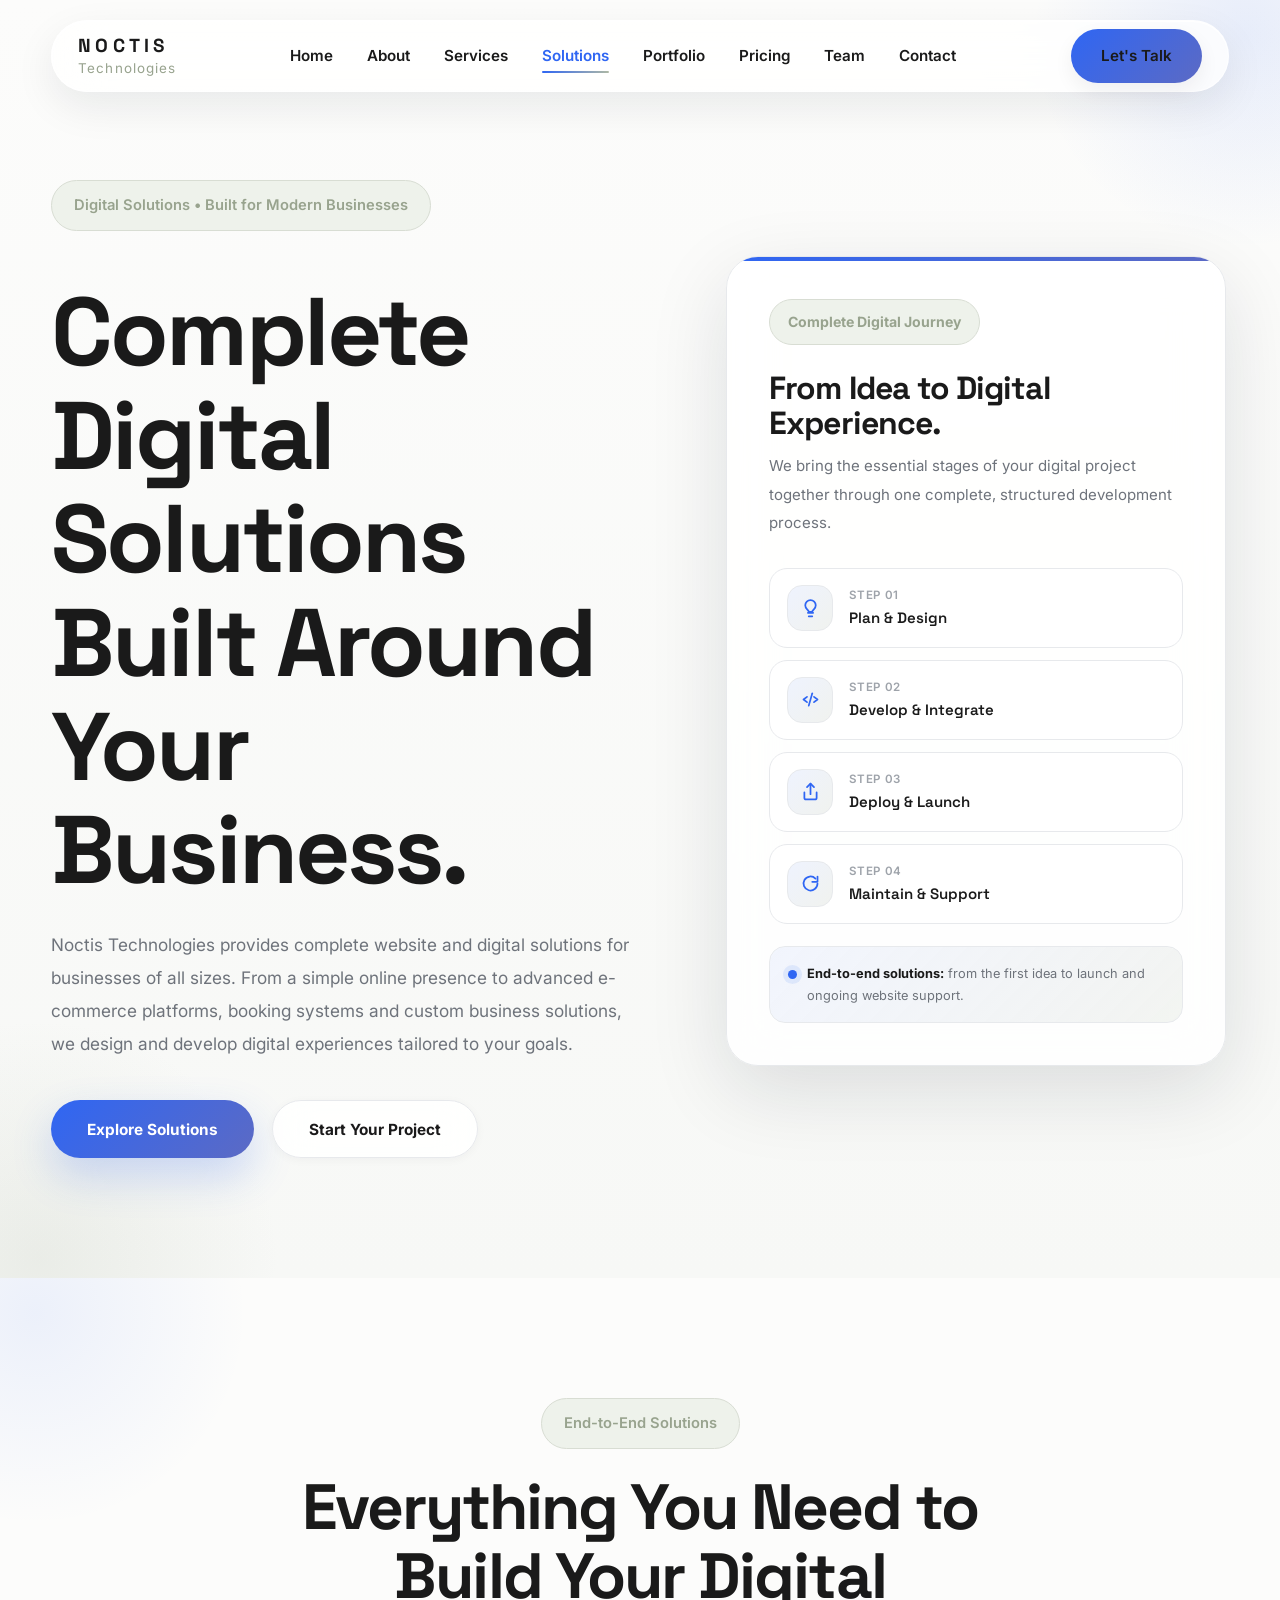
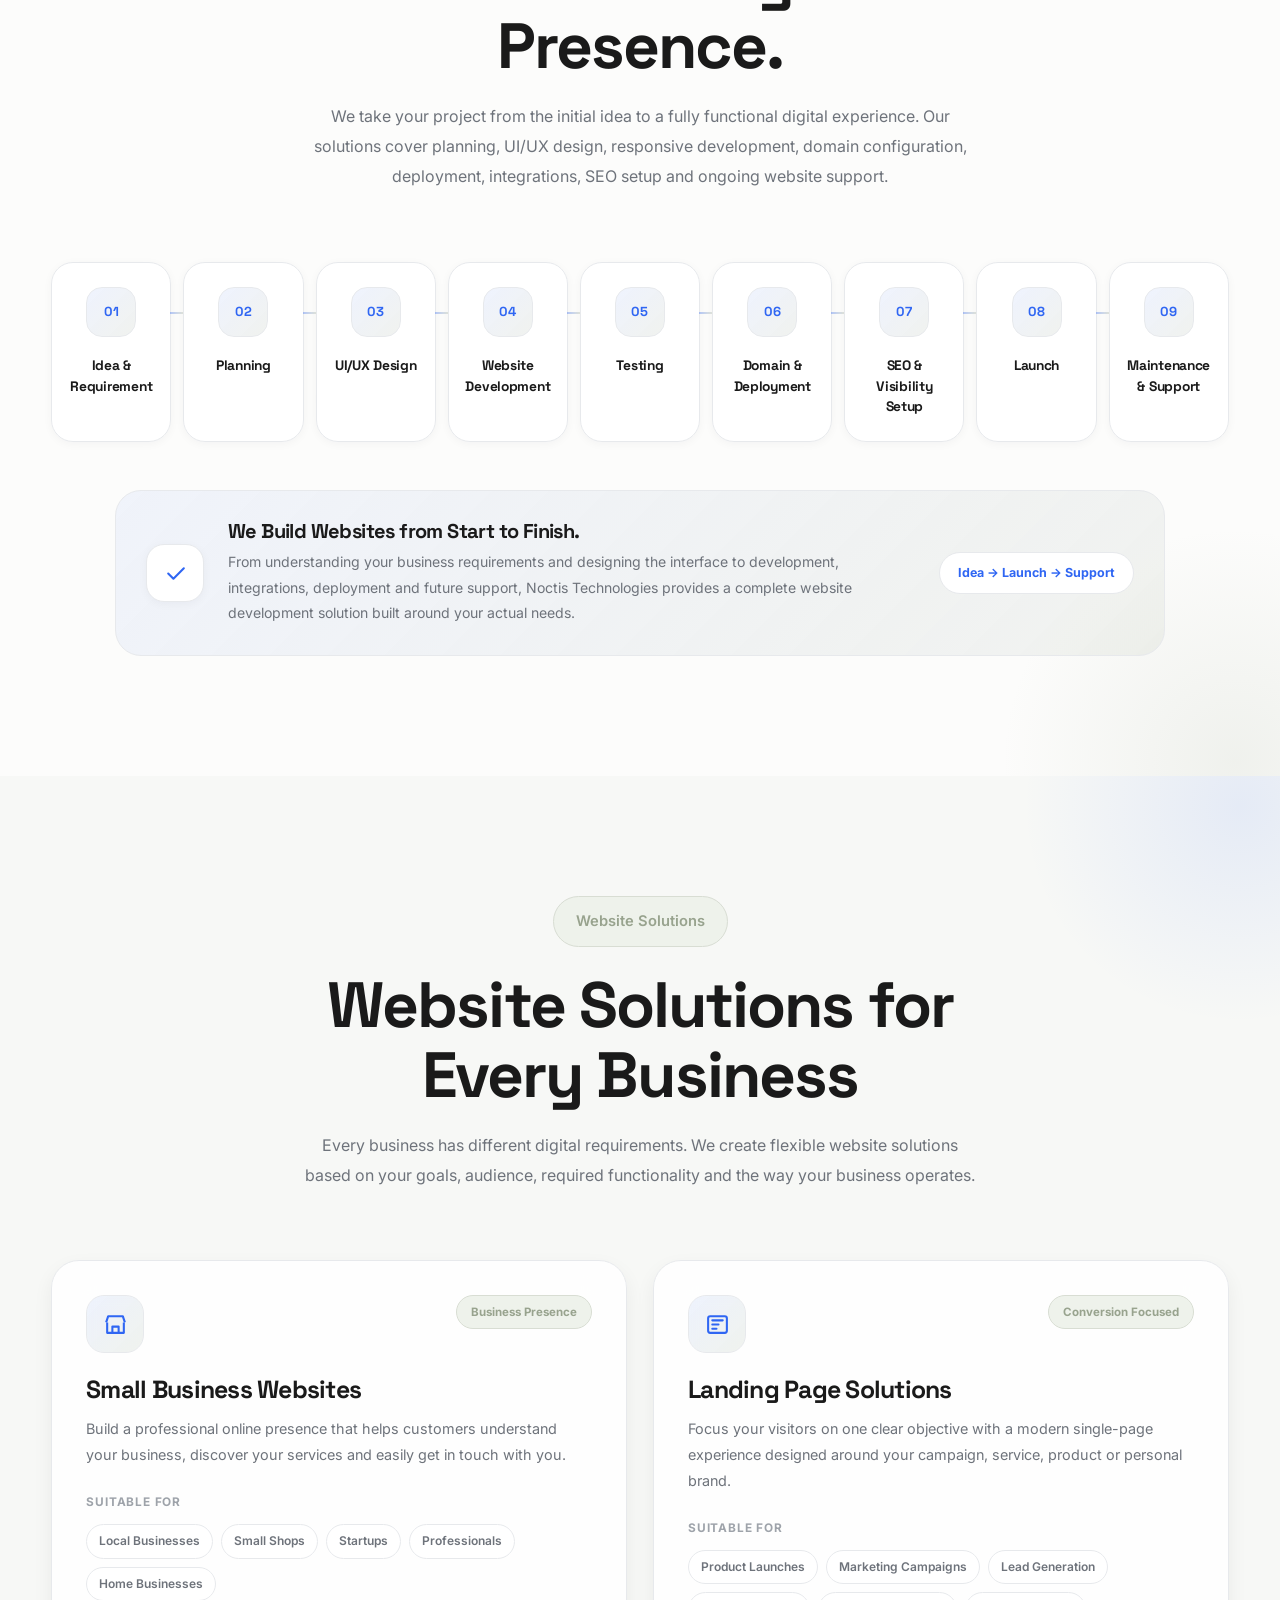
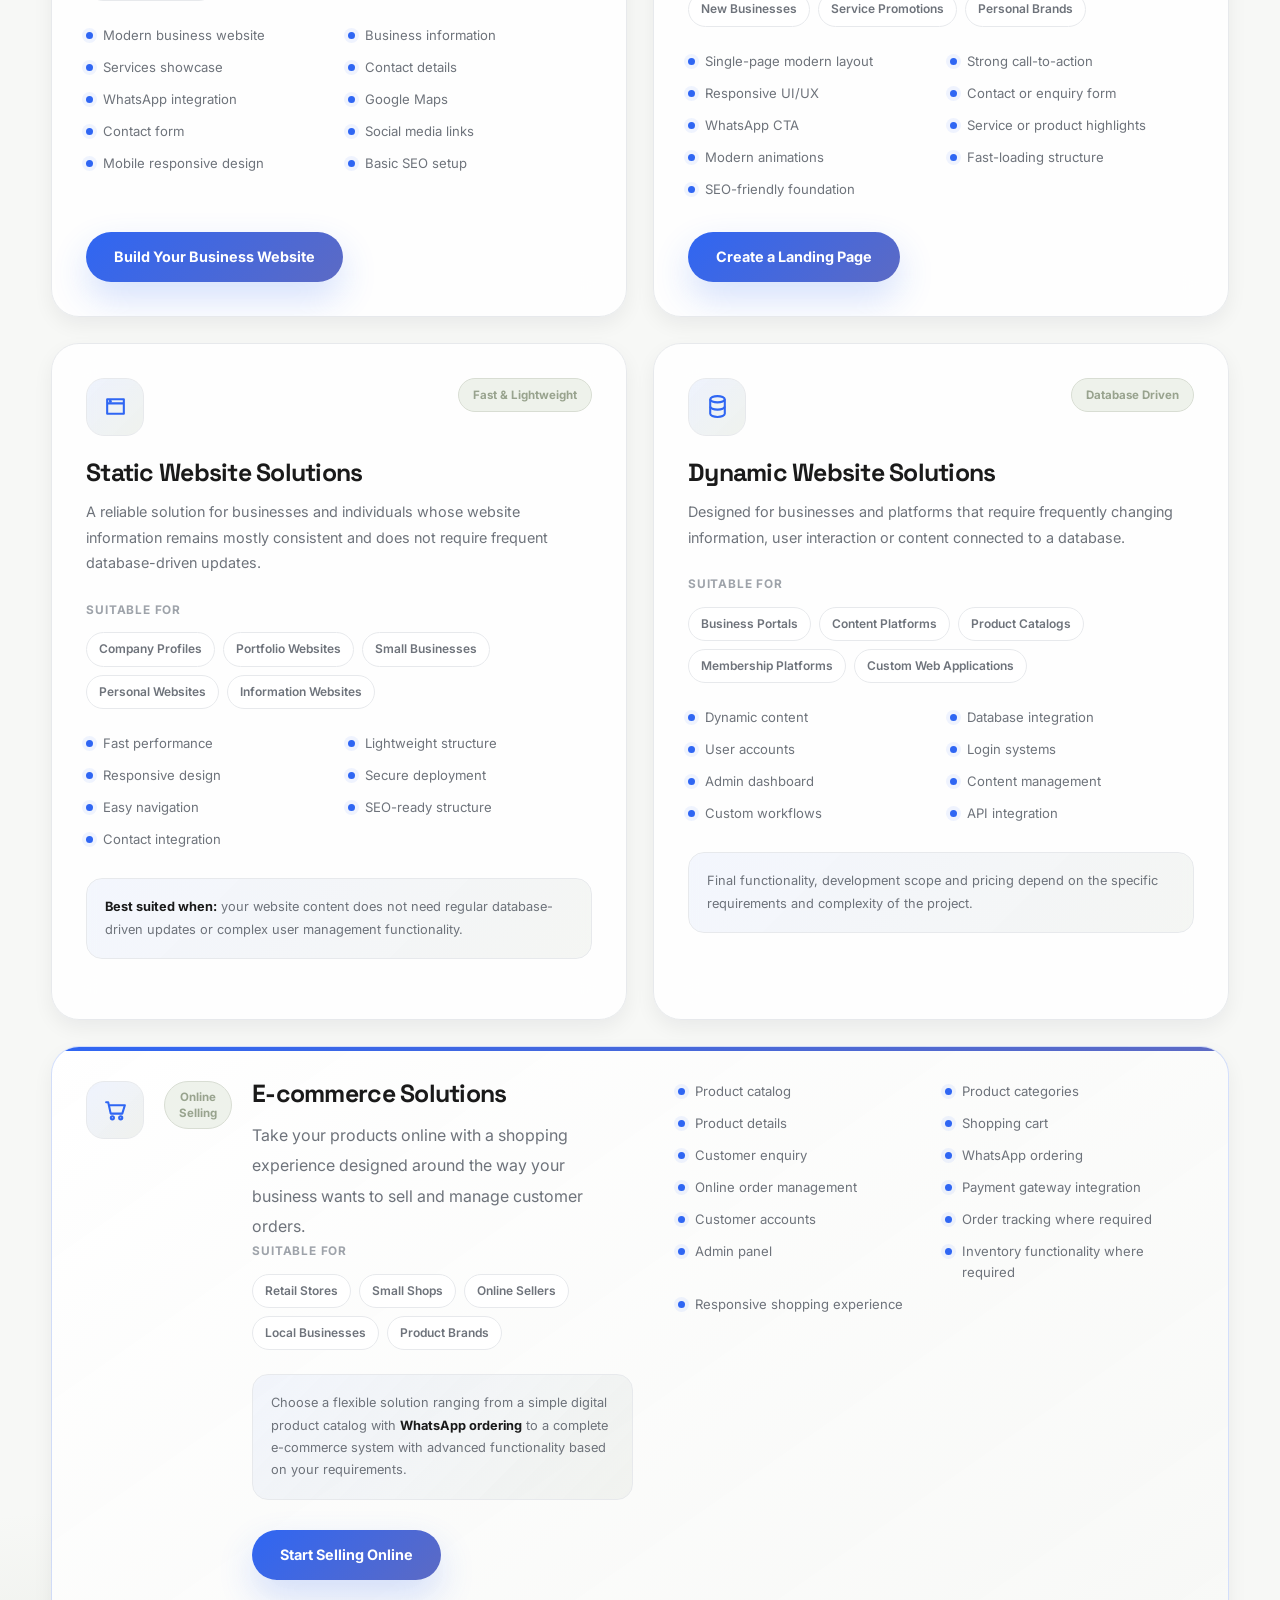
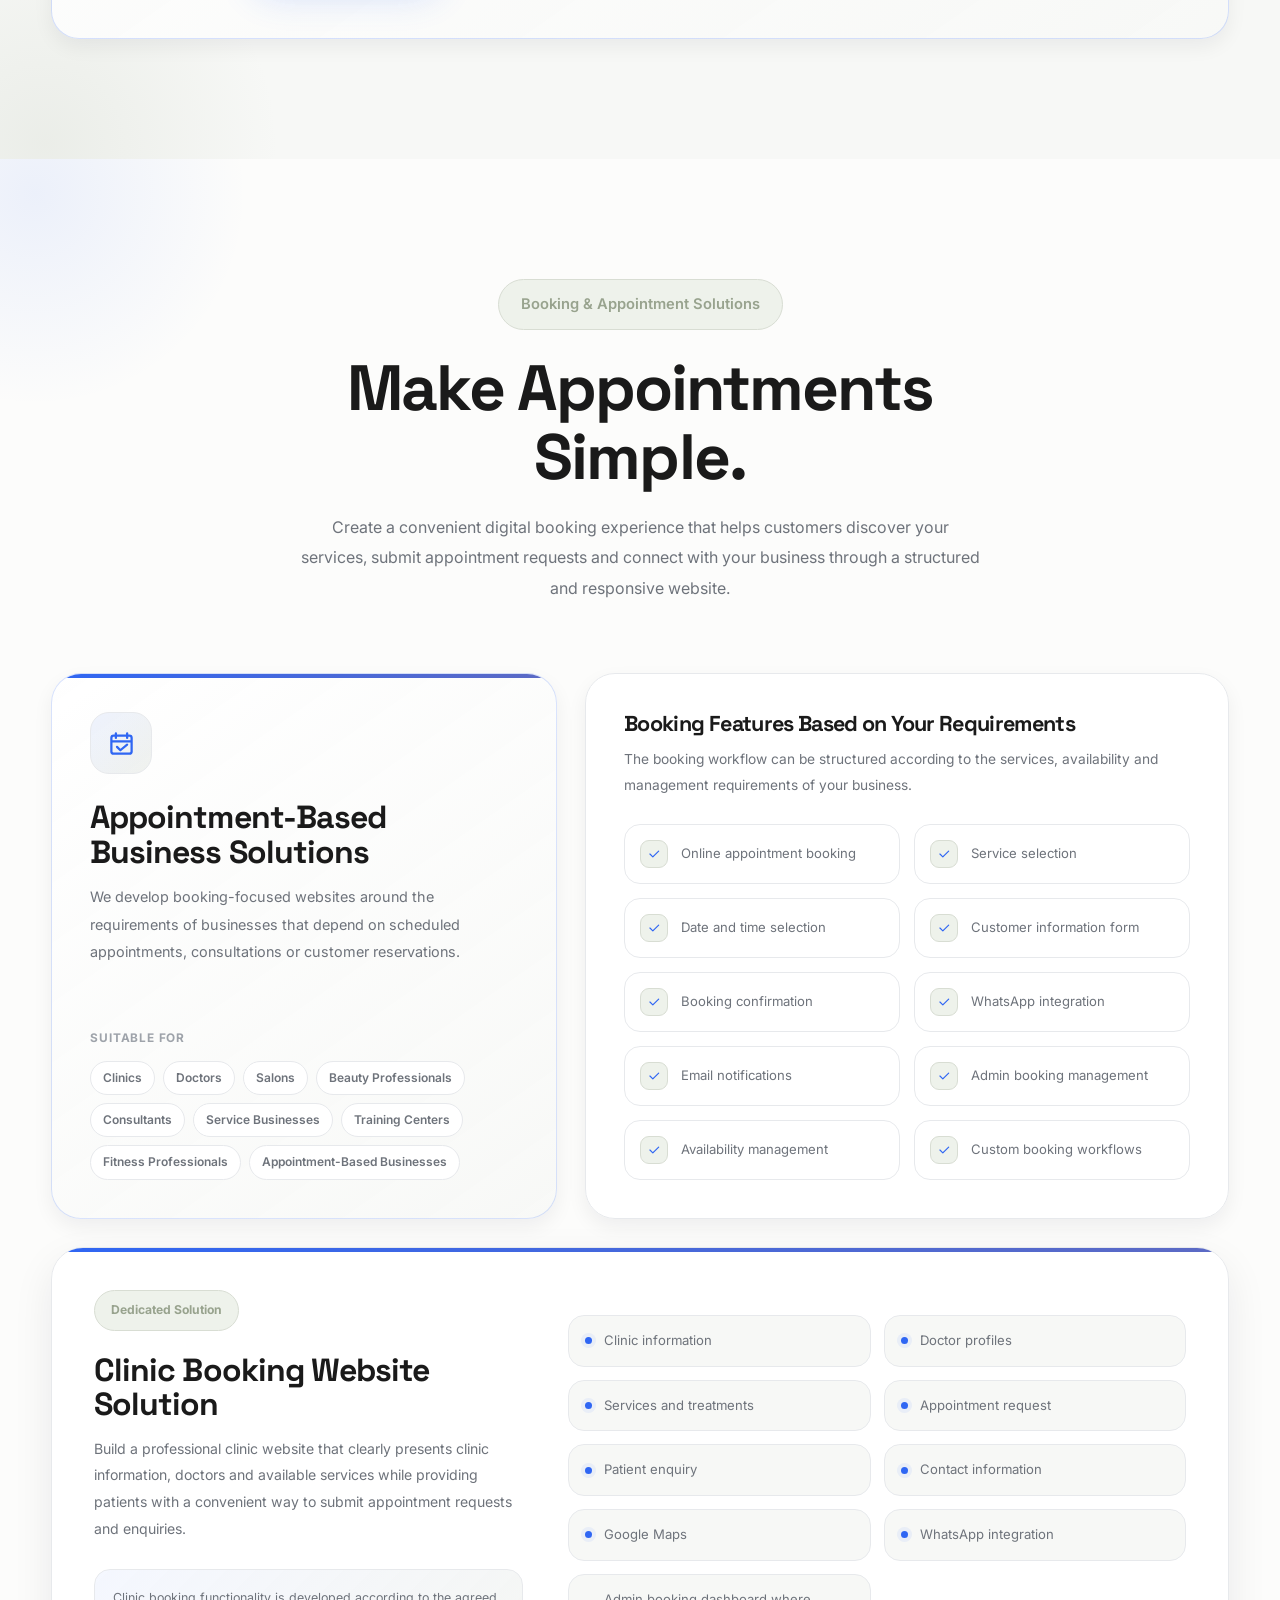
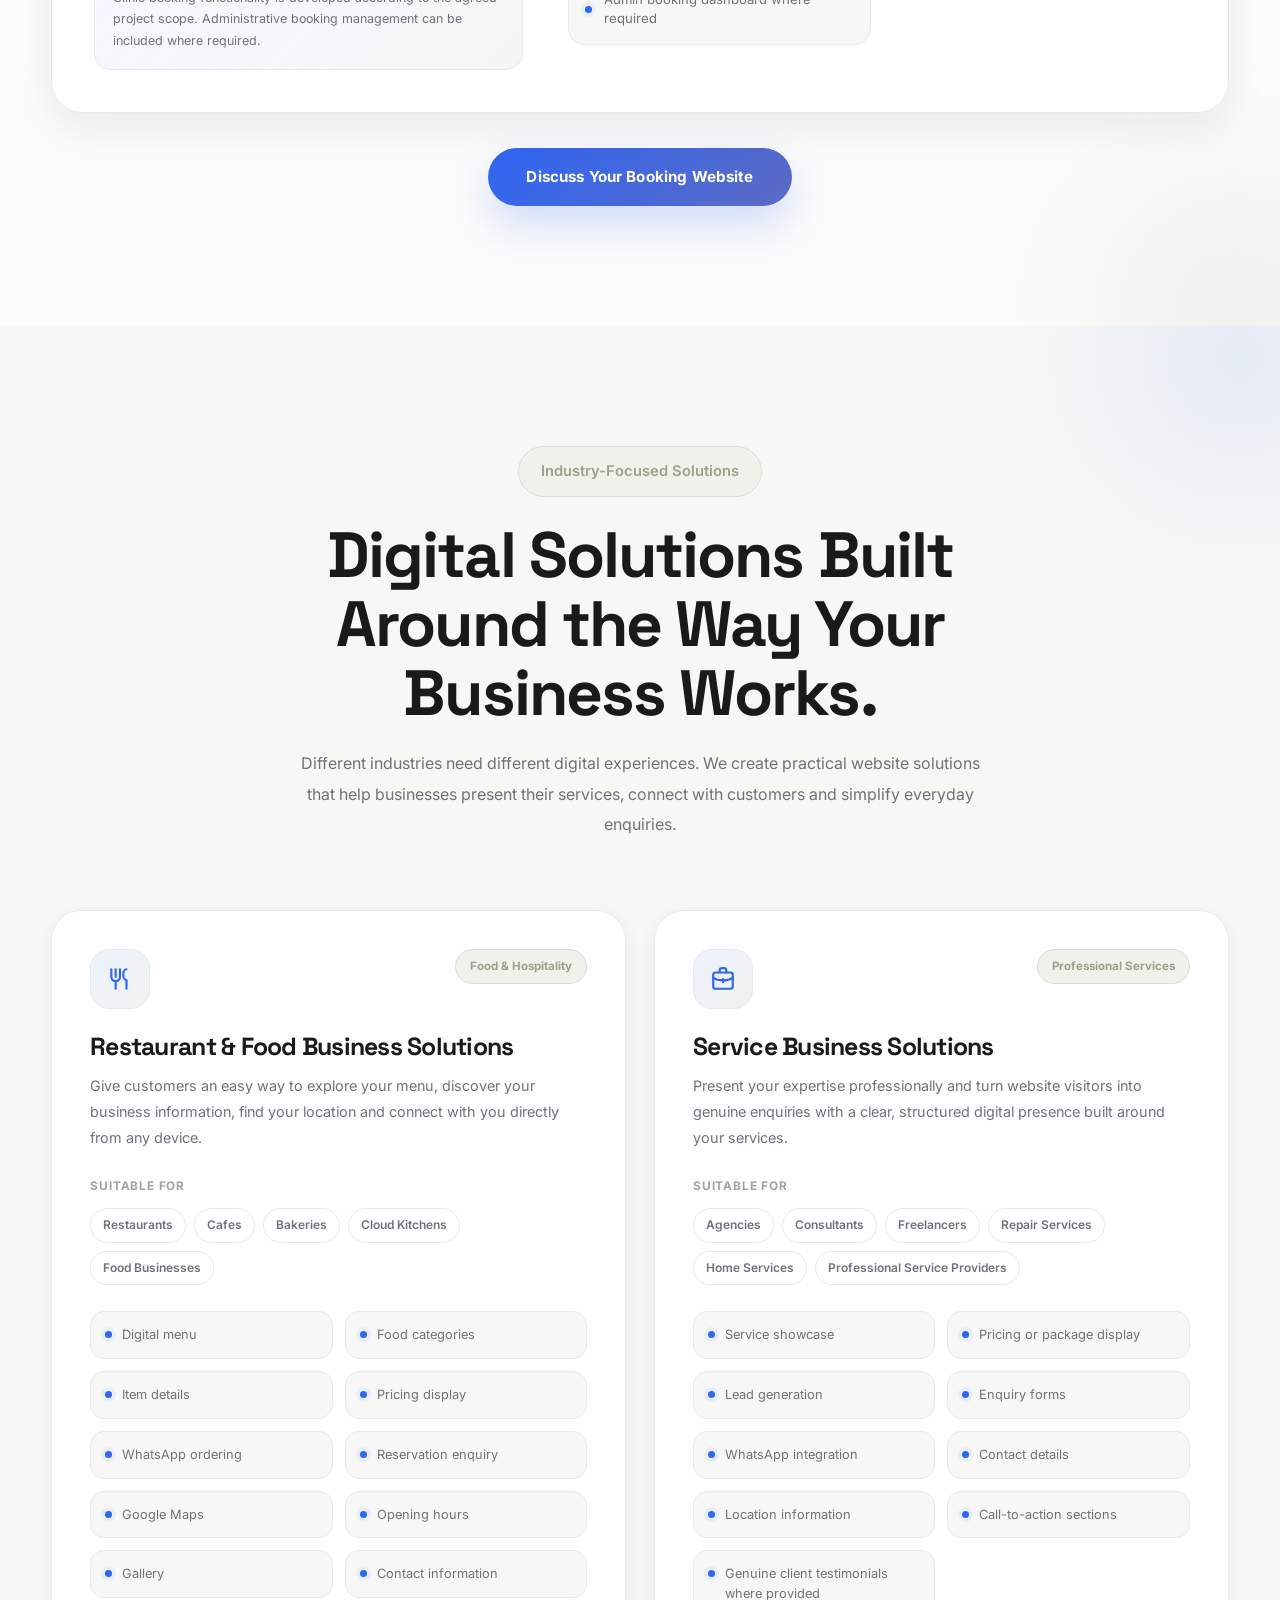
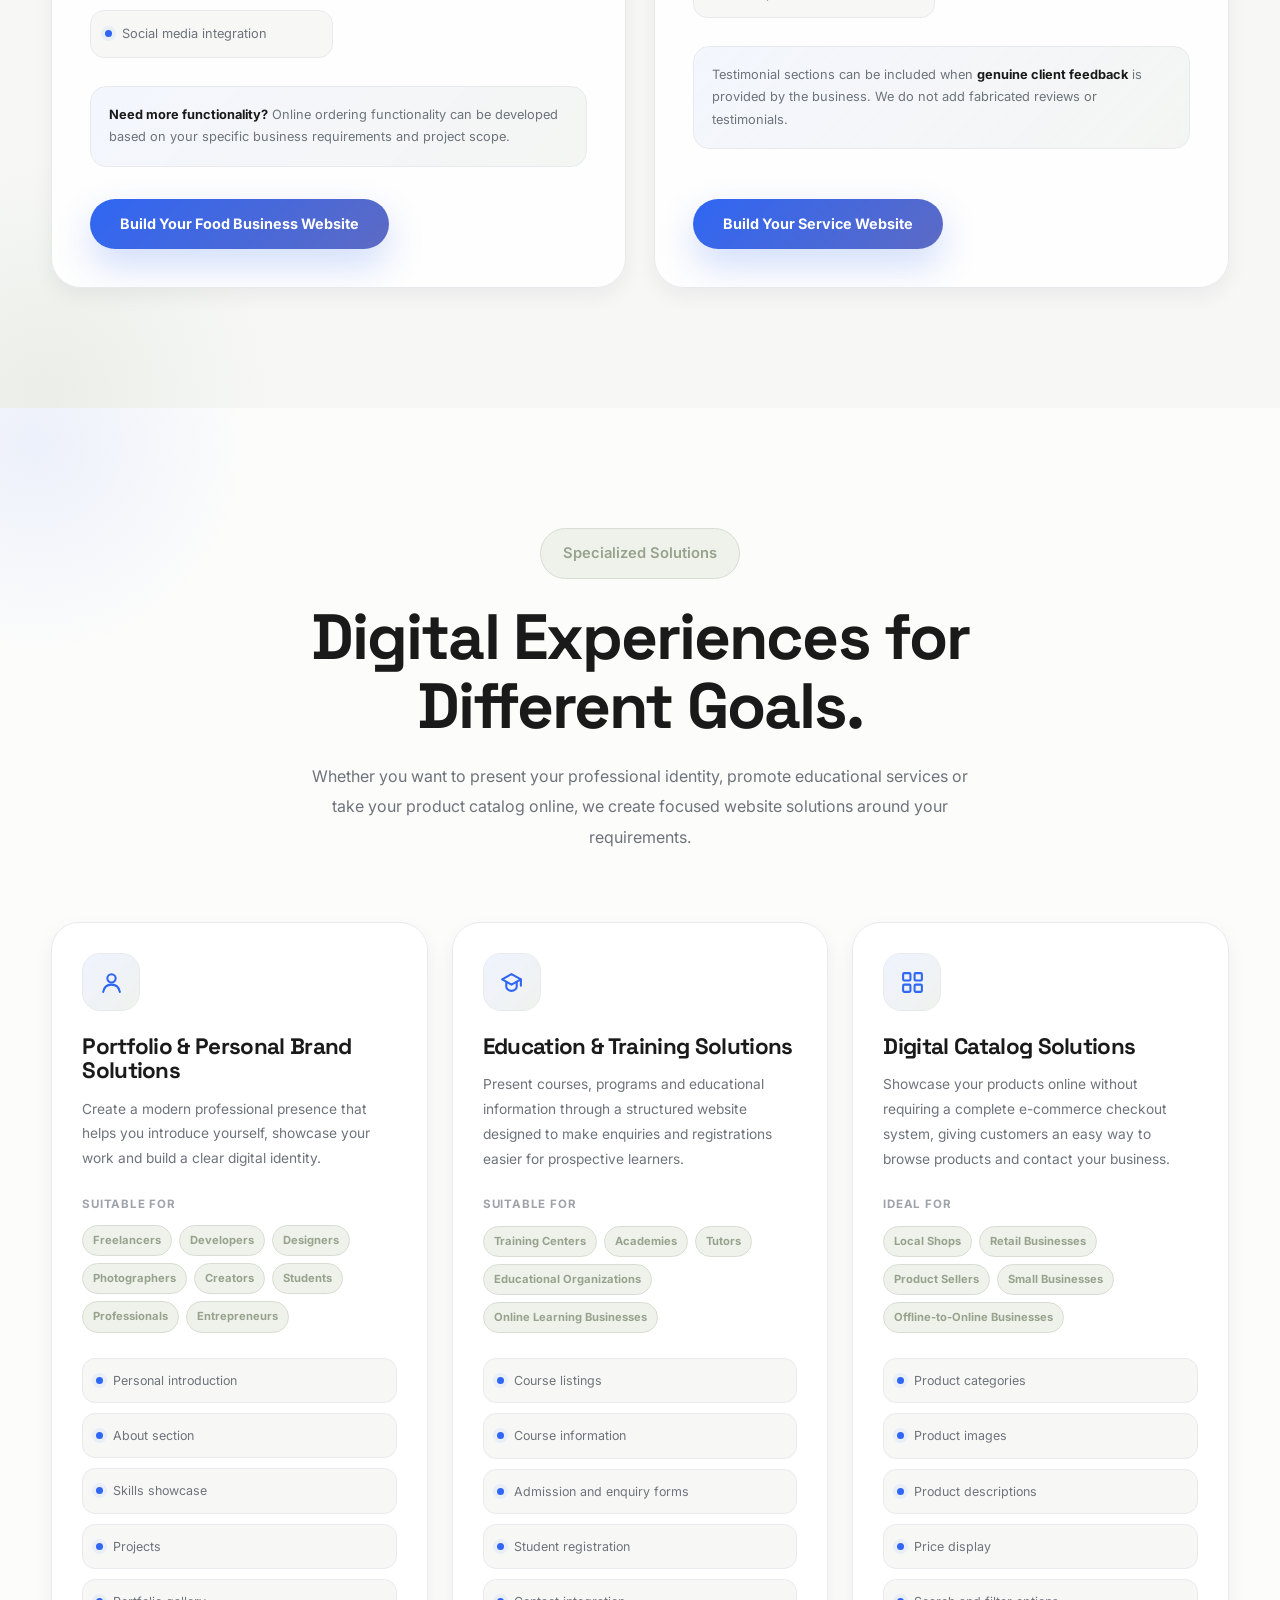
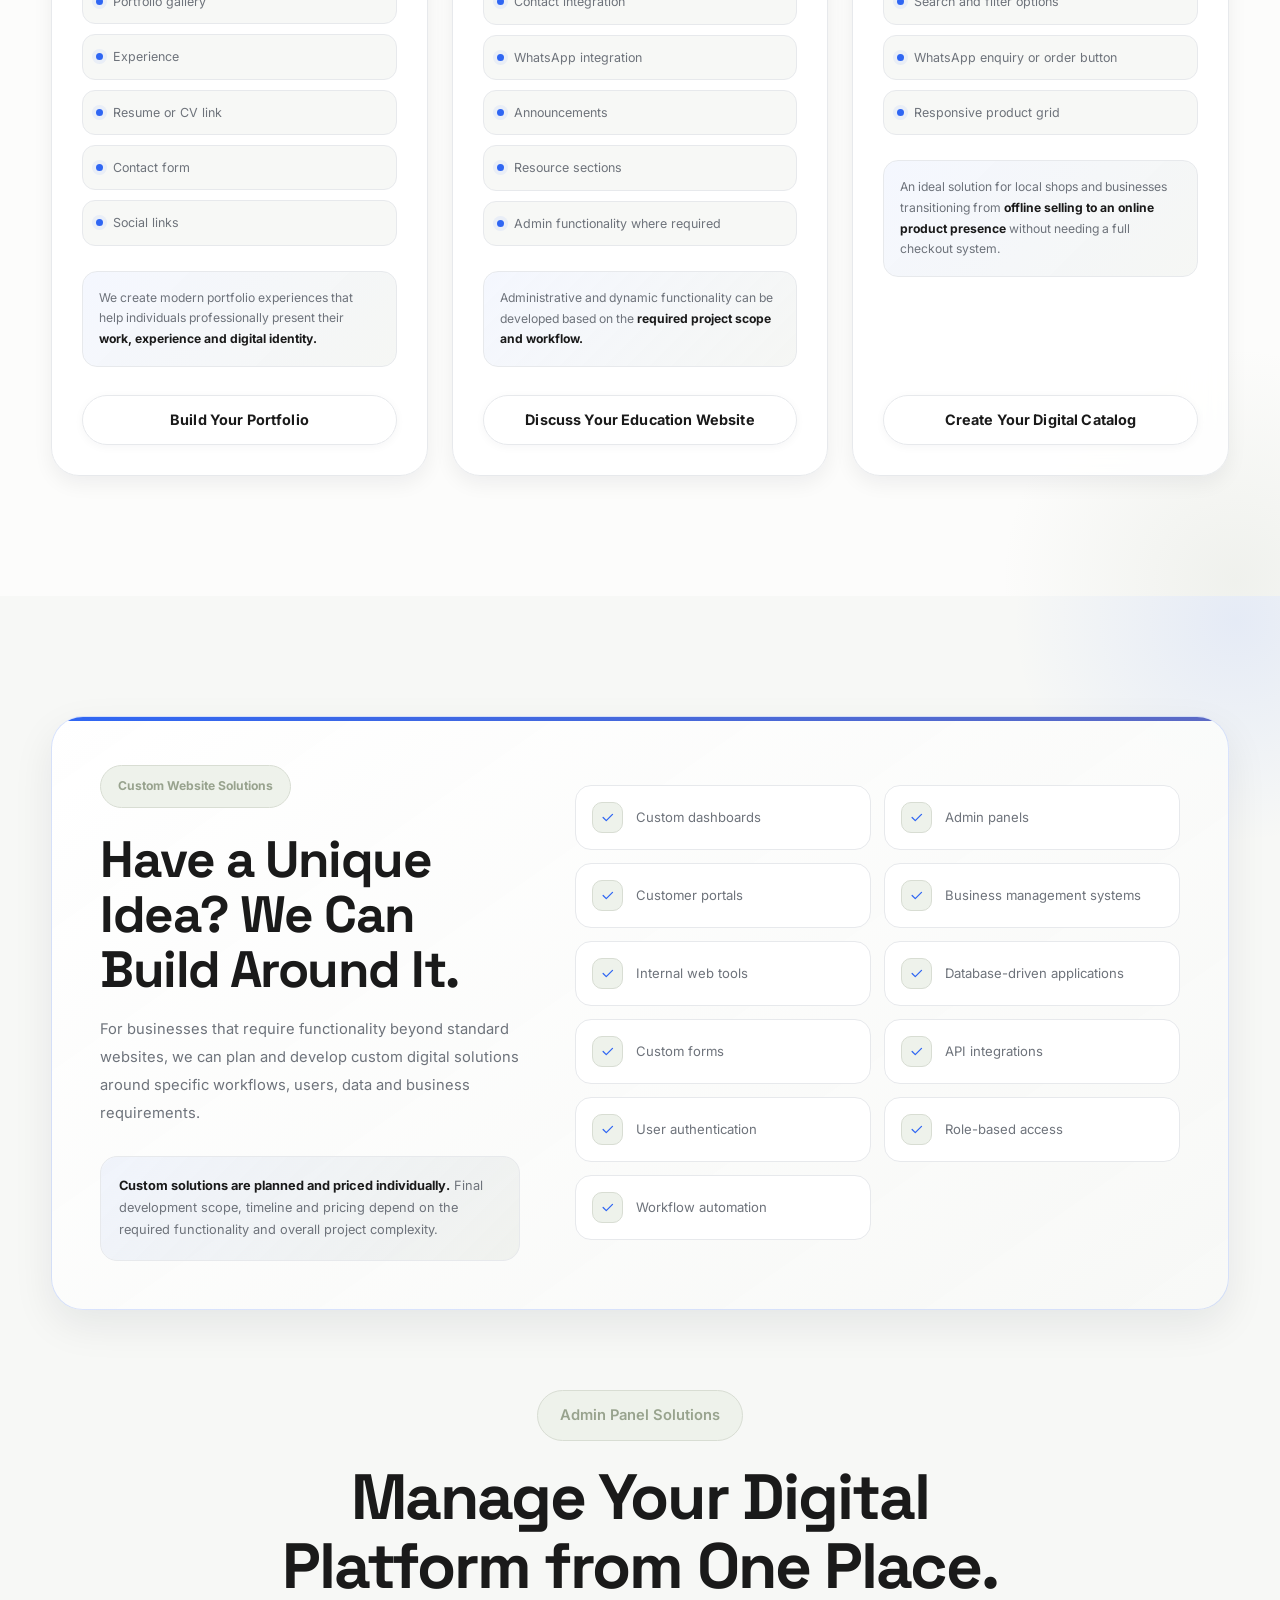
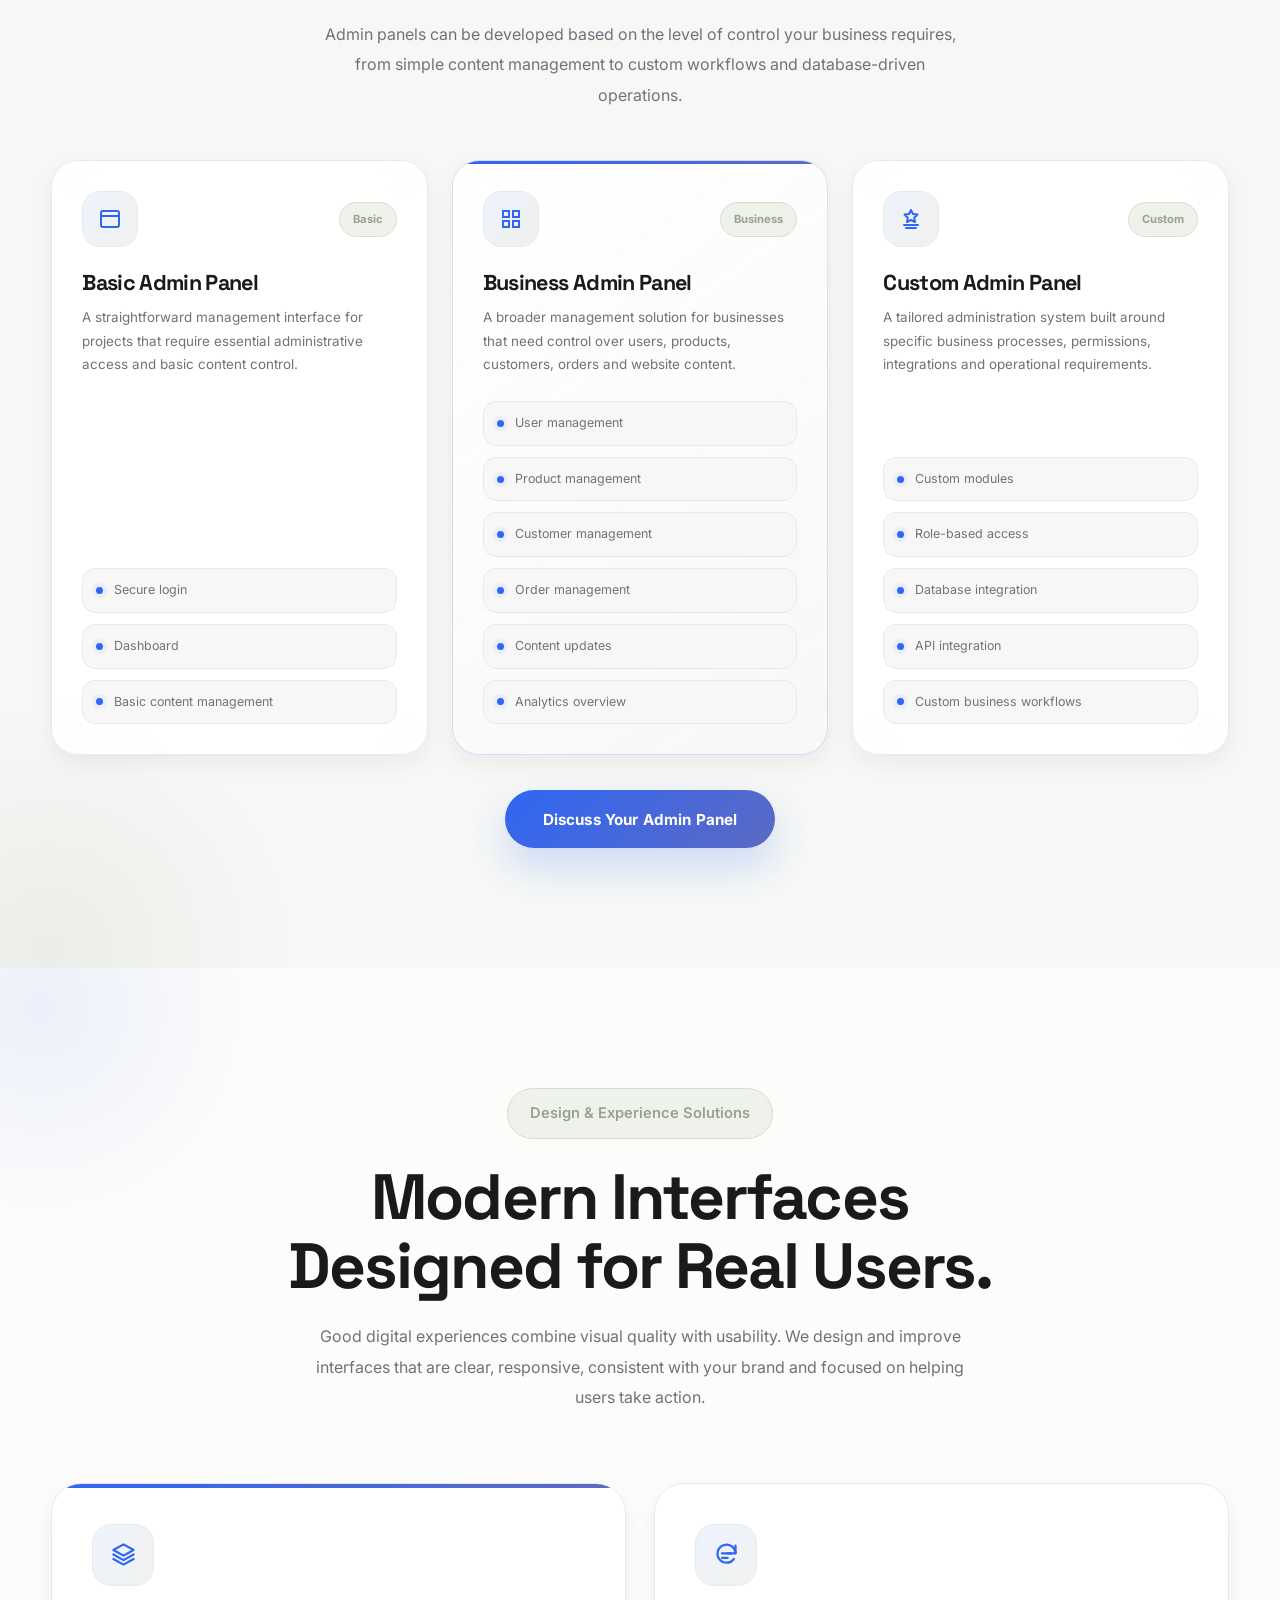
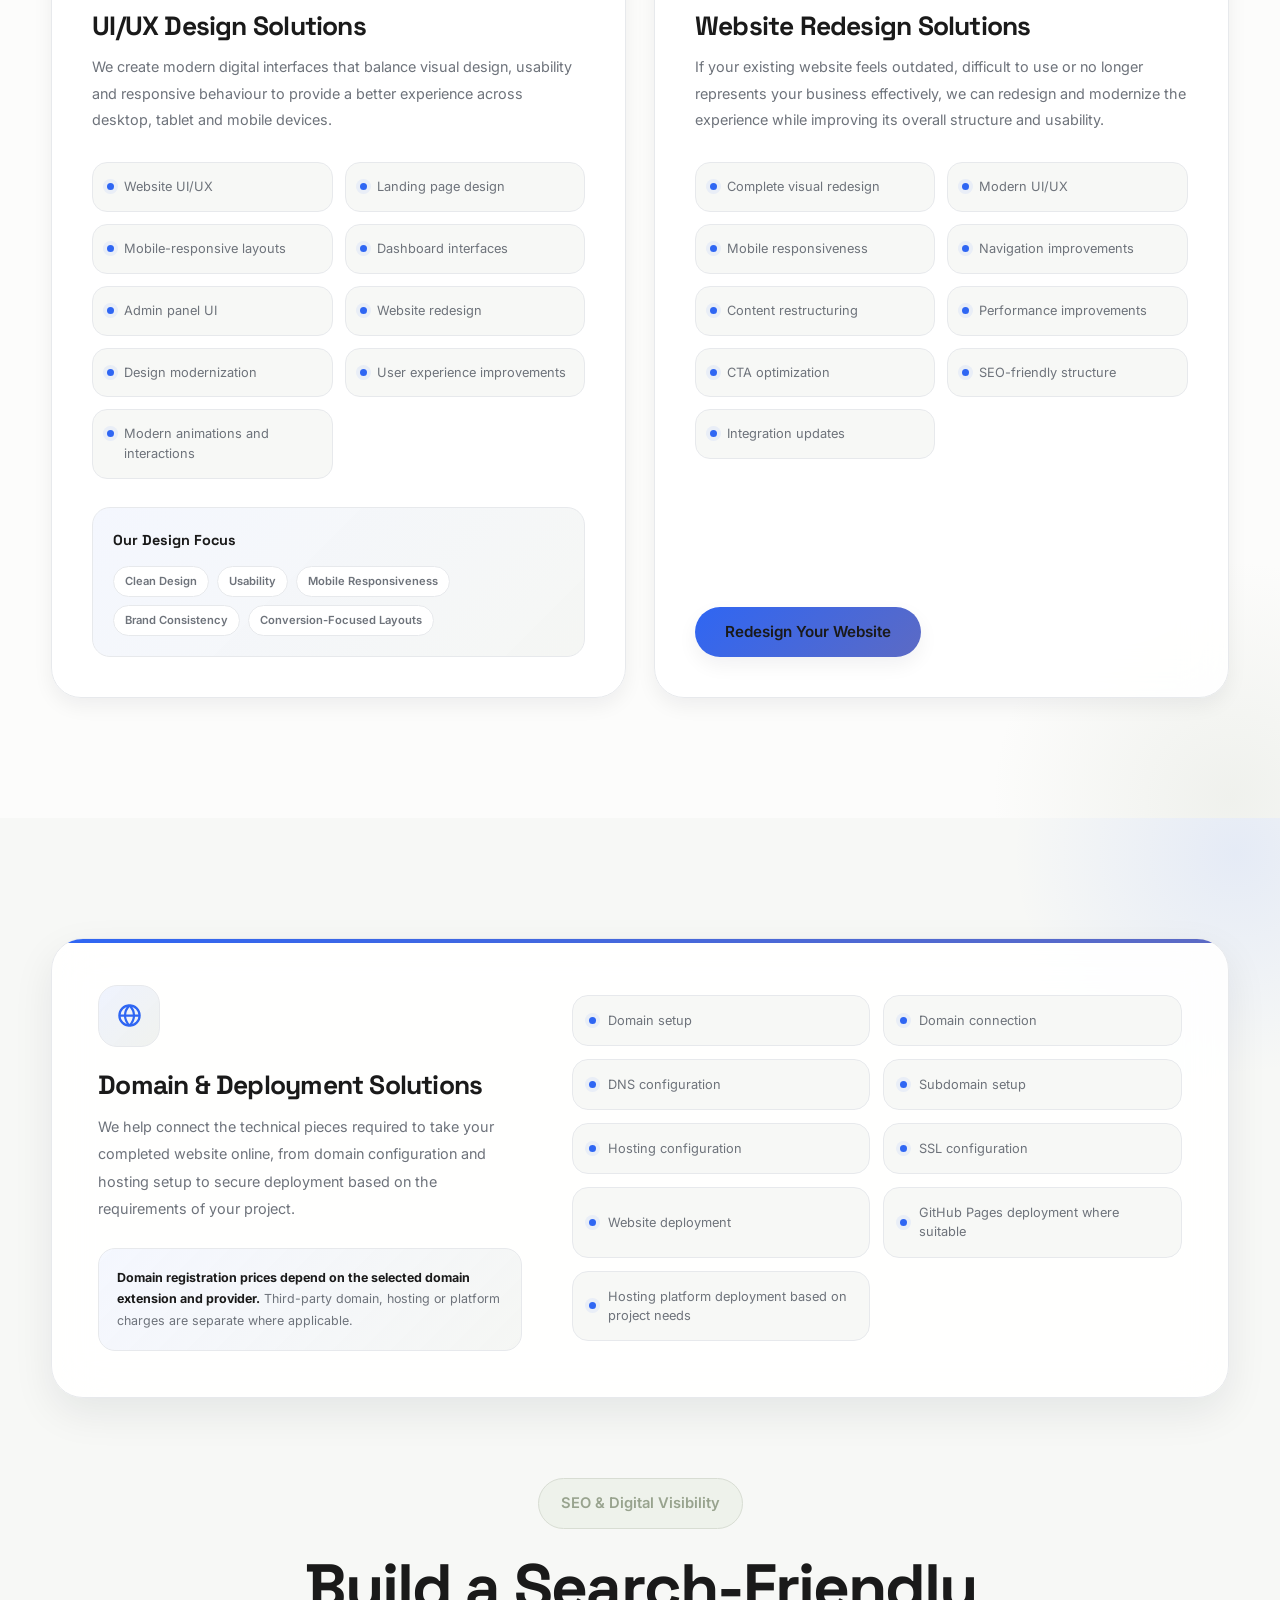
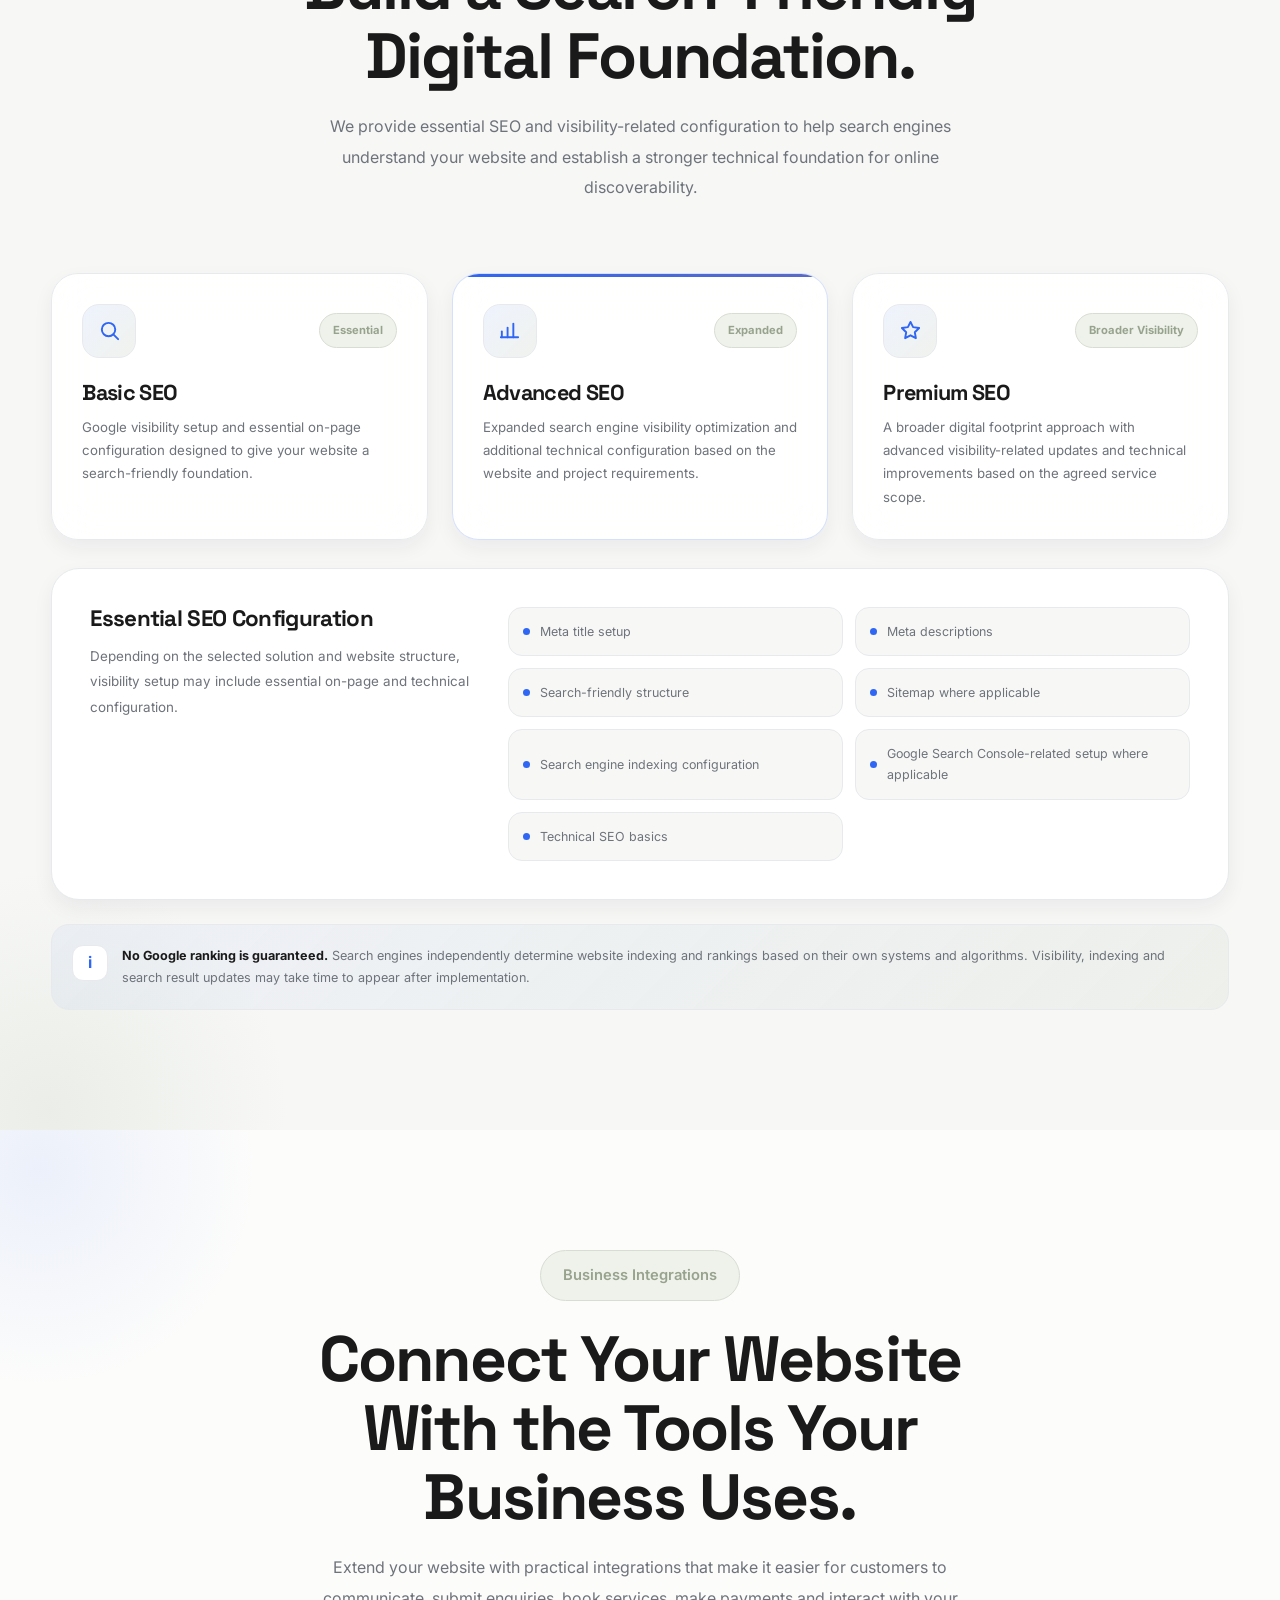
<file: solutions.html>
<!DOCTYPE html>

<html lang="en">

<head>

    <!--==================================================
    BASIC META
    ==================================================-->

    <meta charset="UTF-8">

    <meta name="viewport"
          content="width=device-width, initial-scale=1.0">

    <meta http-equiv="X-UA-Compatible"
          content="IE=edge">

    <meta name="theme-color"
          content="#2F66F3">

<!-- ==================================================
PRIMARY SEO
================================================== -->

<title>AI & Website Solutions | Noctis Technologies</title>

<meta name="title"
      content="AI & Website Solutions | Noctis Technologies">

<meta name="description"
      content="Explore AI-powered website and digital solutions from Noctis Technologies including business websites, e-commerce development, booking systems, admin panels, website integrations, SEO setup, maintenance, support and digital transformation for startups, businesses and enterprises.">

<meta name="keywords"
      content="Noctis Technologies, AI Solutions, AI Website Development, Website Solutions, Business Website Development, Digital Solutions, Digital Transformation, E-commerce Website Development, Booking System Development, Admin Panel Development, Website Integrations, SEO Setup, Website Maintenance, Custom Web Solutions, Web Development India, Web Design Tamil Nadu">

<meta name="author"
      content="Noctis Technologies">

<meta name="robots"
      content="index,follow,max-image-preview:large,max-snippet:-1,max-video-preview:-1">

<meta name="theme-color"
      content="#2F66F3">

<link rel="canonical"
      href="https://www.noctistechnologies.gt.tc/solutions.html">

<!-- ==================================================
OPEN GRAPH
================================================== -->

<meta property="og:type"
      content="website">

<meta property="og:site_name"
      content="Noctis Technologies">

<meta property="og:title"
      content="AI & Website Solutions | Noctis Technologies">

<meta property="og:description"
      content="Premium AI solutions, business websites, e-commerce platforms, booking systems, admin panels and complete digital transformation services.">

<meta property="og:url"
      content="https://www.noctistechnologies.gt.tc/solutions.html">

<meta property="og:image"
      content="https://www.noctistechnologies.gt.tc/og-solutions.jpg">

<!-- ==================================================
TWITTER
================================================== -->

<meta name="twitter:card"
      content="summary_large_image">

<meta name="twitter:title"
      content="AI & Website Solutions | Noctis Technologies">

<meta name="twitter:description"
      content="AI-powered digital solutions, premium website development, business automation and complete digital transformation.">

<meta name="twitter:image"
      content="https://www.noctistechnologies.gt.tc/og-solutions.jpg">

<!-- ==================================================
WEBPAGE SCHEMA
================================================== -->

<script type="application/ld+json">
{
  "@context":"https://schema.org",
  "@type":"WebPage",
  "name":"AI & Website Solutions",
  "url":"https://www.noctistechnologies.gt.tc/solutions.html",
  "description":"Complete AI and website solutions for businesses worldwide.",
  "isPartOf":{
    "@type":"WebSite",
    "name":"Noctis Technologies",
    "url":"https://www.noctistechnologies.gt.tc"
  }
}
</script>

<!-- ==================================================
ORGANIZATION SCHEMA
================================================== -->

<script type="application/ld+json">
{
 "@context":"https://schema.org",
 "@type":"Organization",
 "name":"Noctis Technologies",
 "url":"https://www.noctistechnologies.gt.tc",
 "logo":"https://www.noctistechnologies.gt.tc/logo.png",
 "areaServed":"Worldwide"
}
</script>

<!-- ==================================================
SERVICE SCHEMA
================================================== -->

<script type="application/ld+json">
{
 "@context":"https://schema.org",
 "@type":"Service",
 "provider":{
   "@type":"Organization",
   "name":"Noctis Technologies"
 },
 "serviceType":"AI Solutions, Business Website Development, E-commerce Solutions, Booking Systems, Admin Panel Development, Website Integrations, SEO Setup, Website Maintenance and Digital Transformation",
 "areaServed":"Worldwide"
}
</script>

<!-- ==================================================
ITEM LIST SCHEMA
================================================== -->

<script type="application/ld+json">
{
 "@context":"https://schema.org",
 "@type":"ItemList",
 "name":"Digital Solutions",
 "itemListElement":[
  {"@type":"ListItem","position":1,"name":"AI Solutions"},
  {"@type":"ListItem","position":2,"name":"Business Website Development"},
  {"@type":"ListItem","position":3,"name":"E-commerce Solutions"},
  {"@type":"ListItem","position":4,"name":"Booking Systems"},
  {"@type":"ListItem","position":5,"name":"Industry Solutions"},
  {"@type":"ListItem","position":6,"name":"Admin Panel Development"},
  {"@type":"ListItem","position":7,"name":"Website Integrations"},
  {"@type":"ListItem","position":8,"name":"SEO Setup"},
  {"@type":"ListItem","position":9,"name":"Website Maintenance"},
  {"@type":"ListItem","position":10,"name":"Custom Web Solutions"}
 ]
}
</script>

<!-- ==================================================
BREADCRUMB SCHEMA
================================================== -->

<script type="application/ld+json">
{
 "@context":"https://schema.org",
 "@type":"BreadcrumbList",
 "itemListElement":[
   {
     "@type":"ListItem",
     "position":1,
     "name":"Home",
     "item":"https://www.noctistechnologies.gt.tc/"
   },
   {
     "@type":"ListItem",
     "position":2,
     "name":"Solutions",
     "item":"https://www.noctistechnologies.gt.tc/solutions.html"
   }
 ]
}
</script>

<!-- ==================================================
FAQ SCHEMA
Add only if this page contains an FAQ section.
================================================== -->

    <!--==================================================
    GOOGLE FONTS
    ==================================================-->

    <link rel="preconnect"
          href="https://fonts.googleapis.com">

    <link rel="preconnect"
          href="https://fonts.gstatic.com"
          crossorigin>

    <link href="https://fonts.googleapis.com/css2?family=Inter:wght@300;400;500;600;700;800&family=Space+Grotesk:wght@400;500;600;700&display=swap"
          rel="stylesheet">


    <link rel="stylesheet" href="navigation.css">
<link rel="stylesheet" href="footer.css">
  <link rel="stylesheet" href="solutions-button.css">


    <!--==================================================
    FAVICON
    ==================================================-->

    <link rel="icon"
          type="image/svg+xml"
          href="favicon.svg">


    <!--==================================================
    CSS
    ==================================================-->

    <style>


/*==================================================
ROOT VARIABLES
==================================================*/

:root{

    /*==================================================
    BRAND COLORS
    ==================================================*/

    --primary:#2F66F3;
    --primary-light:#5A8CFF;
    --primary-dark:#214FCC;

    --secondary:#5C6AC4;


    /*==================================================
    ACCENT
    ==================================================*/

    --sage:#AEB8A4;
    --sage-dark:#98A38E;
    --sage-light:#D8DDD3;
    --sage-soft:#EEF2EB;


    /*==================================================
    BACKGROUND
    ==================================================*/

    --background:#FCFCFB;
    --section:#F7F8F6;
    --surface:#FFFFFF;
    --card:#FFFFFF;


    /*==================================================
    TEXT
    ==================================================*/

    --text:#1A1A1A;
    --text-light:#6E737B;
    --text-muted:#9EA3AA;


    /*==================================================
    STATUS
    ==================================================*/

    --success:#22C55E;
    --warning:#F59E0B;
    --danger:#EF4444;


    /*==================================================
    BORDER
    ==================================================*/

    --border:#E7E9EC;
    --divider:#F2F4F6;


    /*==================================================
    SHADOWS
    ==================================================*/

    --shadow-xs:0 2px 10px rgba(17,24,39,.04);

    --shadow-sm:0 8px 20px rgba(17,24,39,.06);

    --shadow:0 15px 40px rgba(17,24,39,.08);

    --shadow-lg:0 25px 80px rgba(17,24,39,.12);


    /*==================================================
    GLOW
    ==================================================*/

    --blue-glow:0 0 60px rgba(47,102,243,.18);

    --sage-glow:0 0 60px rgba(174,184,164,.20);


    /*==================================================
    GLASS
    ==================================================*/

    --glass:rgba(255,255,255,.72);

    --glass-border:rgba(255,255,255,.65);

    --blur:blur(22px);


    /*==================================================
    RADIUS
    ==================================================*/

    --radius-xs:12px;
    --radius-sm:18px;
    --radius:24px;
    --radius-lg:32px;
    --radius-xl:40px;


    /*==================================================
    SPACING
    ==================================================*/

    --space-1:8px;
    --space-2:16px;
    --space-3:24px;
    --space-4:32px;
    --space-5:48px;
    --space-6:64px;
    --space-7:96px;
    --space-8:120px;


    /*==================================================
    LAYOUT
    ==================================================*/

    --container:1320px;

    --header-height:90px;


    /*==================================================
    ANIMATION
    ==================================================*/

    --transition:.35s ease;

}


/*==================================================
GLOBAL CSS
==================================================*/
/* =========================
   GLOBAL LINK STYLES
========================= */

a,
a:link,
a:visited{
    color:var(--text) !important;
    text-decoration:none !important;
}

a:hover{
    color:var(--primary) !important;
}

nav a,
.mobile-menu a,
.footer a{
    color:var(--text) !important;
}

nav a.active,
.mobile-menu a.active{
    color:var(--primary) !important;
}

*{
    -webkit-tap-highlight-color:transparent;
}

/*==================================================
RESET
==================================================*/

*,
*::before,
*::after{

    margin:0;

    padding:0;

    box-sizing:border-box;

}


html{

    font-size:16px;

    scroll-behavior:smooth;

    scroll-padding-top:var(--header-height);

}


body{

    font-family:"Inter",sans-serif;

    background:var(--background);

    color:var(--text);

    line-height:1.7;

    overflow-x:hidden;

    text-rendering:optimizeLegibility;

    -webkit-font-smoothing:antialiased;

    -moz-osx-font-smoothing:grayscale;

}


/*==================================================
TYPOGRAPHY
==================================================*/

h1,
h2,
h3,
h4,
h5,
h6{

    font-family:"Space Grotesk",sans-serif;

    font-weight:700;

    color:var(--text);

    line-height:1.08;

    letter-spacing:-.03em;

}


h1{

    font-size:clamp(3rem,8vw,6rem);

}


h2{

    font-size:clamp(2.3rem,5vw,4rem);

}


h3{

    font-size:clamp(1.45rem,3vw,2rem);

}


h4{

    font-size:1.15rem;

}


p{

    color:var(--text-light);

    font-size:1rem;

    line-height:1.9;

}


a{

    text-decoration:none;

    color:inherit;

    transition:var(--transition);

}


ul{

    list-style:none;

}


img{

    display:block;

    width:100%;

    height:auto;

}


button{

    border:none;

    outline:none;

    background:none;

    font:inherit;

    cursor:pointer;

}


input,
textarea,
select{

    border:none;

    outline:none;

    font:inherit;

}


/*==================================================
LAYOUT
==================================================*/

.container{

    width:min(92%,var(--container));

    margin-inline:auto;

}


section{

    position:relative;

    padding:120px 0;

}


/*==================================================
SECTION HEADING
==================================================*/

.section-heading{

    max-width:760px;

    margin:0 auto 70px;

    text-align:center;

}


.section-badge{

    display:inline-flex;

    align-items:center;

    justify-content:center;

    padding:12px 22px;

    margin-bottom:24px;

    border-radius:999px;

    background:var(--sage-soft);

    border:1px solid var(--sage-light);

    color:var(--sage-dark);

    font-size:.92rem;

    font-weight:600;

}


.section-heading h2{

    margin-bottom:20px;

}


.section-heading p{

    max-width:680px;

    margin:auto;

}


/*==================================================
BUTTONS
==================================================*/

.btn-primary{

    display:inline-flex;

    align-items:center;

    justify-content:center;

    min-height:54px;

    padding:0 30px;

    border-radius:999px;

    background:linear-gradient(
        135deg,
        var(--primary),
        var(--secondary)
    );

    color:#fff;

    font-weight:600;

    box-shadow:var(--shadow-sm);

    transition:var(--transition);

}


.btn-primary:hover{

    transform:translateY(-4px);

    box-shadow:var(--shadow-lg);

}


.btn-secondary{

    display:inline-flex;

    align-items:center;

    justify-content:center;

    min-height:54px;

    padding:0 30px;

    border-radius:999px;

    border:1px solid var(--border);

    background:#fff;

    color:var(--text);

    font-weight:600;

    transition:var(--transition);

}


.btn-secondary:hover{

    color:var(--primary);

    border-color:var(--primary);

    transform:translateY(-4px);

}


/*==================================================
SCROLLBAR
==================================================*/

::-webkit-scrollbar{

    width:10px;

}


::-webkit-scrollbar-track{

    background:var(--section);

}


::-webkit-scrollbar-thumb{

    background:linear-gradient(
        var(--primary),
        var(--sage)
    );

    border-radius:999px;

}


/*==================================================
TEXT SELECTION
==================================================*/

::selection{

    background:var(--primary);

    color:#fff;

}


/*==================================================
GLOBAL RESPONSIVE
==================================================*/

@media(max-width:992px){

    .container{

        width:94%;

    }

}


@media(max-width:768px){

    section{

        padding:90px 0;

    }

}


@media(max-width:480px){

    html{

        font-size:15px;

    }

    section{

        padding:75px 0;

    }

    .section-heading{

        margin-bottom:50px;

    }

}
      /*==================================================
HEADER
==================================================*/

.header{

    position:fixed;

    top:0;

    left:0;

    width:100%;

    z-index:1000;

    padding:20px 0;

    transition:all .35s ease;

}

.header.scrolled{

    padding:14px 0;

}

.navbar{

    display:flex;

    align-items:center;

    justify-content:space-between;

    gap:40px;

    height:72px;

    padding:0 26px;

    background:rgba(255,255,255,.78);

    backdrop-filter:blur(24px);

    -webkit-backdrop-filter:blur(24px);

    border:1px solid rgba(255,255,255,.65);

    border-radius:999px;

    box-shadow:
    var(--shadow),
    inset 0 1px rgba(255,255,255,.9);

}


/*==================================================
LOGO
==================================================*/

.brand{

    display:flex;

    align-items:center;

    gap:14px;

    flex-shrink:0;

}

.brand img{

    width:48px;

    height:48px;

    object-fit:contain;

}

.brand-text{

    display:flex;

    flex-direction:column;

    line-height:1;

}

.brand-title{

    font-family:"Space Grotesk",sans-serif;

    font-size:1.18rem;

    font-weight:700;

    letter-spacing:.22em;

    text-transform:uppercase;

}

.brand-subtitle{

    margin-top:6px;

    font-size:.84rem;

    color:var(--sage-dark);

    letter-spacing:.08em;

}


/*==================================================
DESKTOP NAVIGATION
==================================================*/

.nav-links{

    display:flex;

    align-items:center;

    gap:34px;

}

.nav-links li{

    list-style:none;

}

.nav-links a{

    position:relative;

    font-size:.95rem;

    font-weight:600;

    color:var(--text-light);

    transition:.35s;

}

.nav-links a:hover,
.nav-links a.active{

    color:var(--primary);

}

.nav-links a::after{

    content:"";

    position:absolute;

    left:0;

    bottom:-8px;

    width:0;

    height:2px;

    border-radius:999px;

    background:linear-gradient(
        90deg,
        var(--primary),
        var(--sage)
    );

    transition:.35s;

}

.nav-links a:hover::after,
.nav-links a.active::after{

    width:100%;

}


/*==================================================
RIGHT AREA
==================================================*/

.nav-right{

    display:flex;

    align-items:center;

    gap:16px;

}

.menu-toggle{

    display:none;

    width:52px;

    height:52px;

    align-items:center;

    justify-content:center;

    flex-shrink:0;

    border-radius:50%;

    background:#fff;

    color:var(--text);

    border:1px solid var(--border);

    box-shadow:var(--shadow-xs);

    transition:.35s;

}

.menu-toggle:hover{

    transform:scale(1.05);

    border-color:var(--primary);

    color:var(--primary);

}


/*==================================================
PREMIUM MOBILE MENU
==================================================*/

.mobile-menu{

    position:fixed;

    inset:0;

    width:100%;

    height:100vh;

    height:100dvh;

    background:rgba(252,252,251,.98);

    backdrop-filter:blur(28px);

    -webkit-backdrop-filter:blur(28px);

    transform:translateX(100%);

    transition:.45s ease;

    z-index:9999;

    overflow-y:auto;

    padding:100px 30px 40px;

}

.mobile-menu.active{

    transform:translateX(0);

}

.mobile-menu nav{

    display:flex;

    flex-direction:column;

    max-width:700px;

    margin:auto;

}

.mobile-menu nav a{

    display:flex;

    align-items:center;

    justify-content:space-between;

    padding:22px 0;

    font-family:"Space Grotesk",sans-serif;

    font-size:1.25rem;

    font-weight:600;

    color:var(--text);

    border-bottom:1px solid var(--divider);

    transition:.3s;

}

.mobile-menu nav a:hover{

    color:var(--primary);

    padding-left:10px;

}

.mobile-menu nav a.active{

    color:var(--primary);

}

.mobile-menu .btn-primary{

    margin-top:34px;

    width:100%;

    border-bottom:none;

    color:#fff;

}

.mobile-menu .btn-primary:hover{

    color:#fff;

    padding-left:0;

}


/*==================================================
SCROLL PROGRESS
==================================================*/

.scroll-progress{

    position:fixed;

    top:0;

    left:0;

    width:0;

    height:3px;

    background:linear-gradient(
        90deg,
        var(--primary),
        var(--secondary)
    );

    z-index:10001;

}


/*==================================================
HEADER RESPONSIVE
==================================================*/

@media(max-width:1100px){

    .nav-links{

        display:none;

    }

    .menu-toggle{

        display:flex;

    }

    .nav-right .btn-primary{

        display:none;

    }

}

@media(max-width:768px){

    .header{

        padding:14px 0;

    }

    .navbar{

        height:66px;

        padding:0 18px;

        border-radius:24px;

    }

    .brand-title{

        font-size:1.05rem;

    }

    .brand-subtitle{

        font-size:.78rem;

    }

    .mobile-menu{

        padding:90px 24px 30px;

    }

}

@media(max-width:480px){

    .navbar{

        padding:0 14px;

    }

    .mobile-menu nav a{

        font-size:1.15rem;

        padding:18px 0;

    }

    .menu-toggle{

        width:48px;

        height:48px;

    }

}

@media(max-width:360px){

    .brand-title{

        font-size:.95rem;

        letter-spacing:.18em;

    }

    .brand-subtitle{

        font-size:.72rem;

    }

    .menu-toggle{

        width:44px;

        height:44px;

    }

  }
      /*==================================================
SOLUTIONS HERO
==================================================*/

.solutions-hero{

    position:relative;

    overflow:hidden;

    padding:180px 0 120px;

    background:linear-gradient(
        180deg,
        var(--background),
        var(--section)
    );

}

.solutions-hero::before{

    content:"";

    position:absolute;

    top:-180px;

    right:-180px;

    width:430px;

    height:430px;

    border-radius:50%;

    background:radial-gradient(
        rgba(47,102,243,.10),
        transparent 70%
    );

}

.solutions-hero::after{

    content:"";

    position:absolute;

    bottom:-220px;

    left:-200px;

    width:480px;

    height:480px;

    border-radius:50%;

    background:radial-gradient(
        rgba(174,184,164,.18),
        transparent 70%
    );

}


/*==================================================
HERO LAYOUT
==================================================*/

.solutions-hero-wrapper{

    display:grid;

    grid-template-columns:1.08fr .92fr;

    gap:80px;

    align-items:center;

    position:relative;

    z-index:2;

}


/*==================================================
HERO CONTENT
==================================================*/

.solutions-hero-content h1{

    margin:26px 0;

}

.solutions-hero-content p{

    max-width:680px;

    margin-bottom:40px;

    font-size:1.08rem;

}

.solutions-hero-buttons{

    display:flex;

    flex-wrap:wrap;

    gap:18px;

}


/*==================================================
HERO VISUAL
==================================================*/

.solutions-hero-visual{

    display:flex;

    justify-content:center;

}


/*==================================================
DIGITAL SOLUTION CARD
==================================================*/

.solutions-visual-card{

    position:relative;

    width:100%;

    max-width:500px;

    padding:42px;

    border-radius:32px;

    background:rgba(255,255,255,.84);

    backdrop-filter:blur(24px);

    -webkit-backdrop-filter:blur(24px);

    border:1px solid var(--border);

    box-shadow:var(--shadow-lg);

    overflow:hidden;

}

.solutions-visual-card::before{

    content:"";

    position:absolute;

    top:0;

    left:0;

    width:100%;

    height:4px;

    background:linear-gradient(
        90deg,
        var(--primary),
        var(--secondary)
    );

}


/*==================================================
VISUAL CARD HEADER
==================================================*/

.solutions-card-badge{

    display:inline-flex;

    align-items:center;

    padding:10px 18px;

    margin-bottom:26px;

    border-radius:999px;

    background:var(--sage-soft);

    border:1px solid var(--sage-light);

    color:var(--sage-dark);

    font-size:.88rem;

    font-weight:700;

}

.solutions-visual-card h3{

    margin-bottom:12px;

}

.solutions-visual-card > p{

    margin-bottom:30px;

    font-size:.94rem;

}


/*==================================================
SOLUTION VISUAL FLOW
==================================================*/

.solution-flow{

    display:grid;

    gap:12px;

}

.solution-flow-item{

    display:grid;

    grid-template-columns:auto 1fr;

    gap:16px;

    align-items:center;

    padding:16px 17px;

    border-radius:18px;

    background:#fff;

    border:1px solid var(--border);

    transition:var(--transition);

}

.solution-flow-item:hover{

    transform:translateX(5px);

    border-color:rgba(47,102,243,.20);

    box-shadow:var(--shadow-xs);

}


/*==================================================
FLOW ICON
==================================================*/

.solution-flow-icon{

    display:flex;

    align-items:center;

    justify-content:center;

    flex-shrink:0;

    width:46px;

    height:46px;

    border-radius:15px;

    background:linear-gradient(
        135deg,
        rgba(47,102,243,.08),
        rgba(174,184,164,.18)
    );

    border:1px solid var(--border);

    color:var(--primary);

}

.solution-flow-icon svg{

    width:21px;

    height:21px;

    stroke:currentColor;

}


/*==================================================
FLOW CONTENT
==================================================*/

.solution-flow-content span{

    display:block;

    margin-bottom:2px;

    color:var(--text-muted);

    font-size:.72rem;

    font-weight:600;

    text-transform:uppercase;

    letter-spacing:.06em;

}

.solution-flow-content strong{

    display:block;

    color:var(--text);

    font-family:"Space Grotesk",sans-serif;

    font-size:.94rem;

    font-weight:600;

    line-height:1.5;

}


/*==================================================
HERO SOLUTION NOTE
==================================================*/

.solutions-hero-note{

    display:flex;

    align-items:flex-start;

    gap:10px;

    margin-top:22px;

    padding:16px 18px;

    border-radius:16px;

    background:linear-gradient(
        135deg,
        rgba(47,102,243,.06),
        rgba(174,184,164,.14)
    );

    border:1px solid var(--border);

}

.solutions-hero-note-dot{

    flex:0 0 9px;

    width:9px;

    height:9px;

    margin-top:7px;

    border-radius:50%;

    background:var(--primary);

    box-shadow:0 0 0 5px rgba(47,102,243,.10);

}

.solutions-hero-note p{

    margin:0;

    font-size:.8rem;

    line-height:1.7;

}

.solutions-hero-note strong{

    color:var(--text);

}


/*==================================================
SOLUTIONS HERO RESPONSIVE
==================================================*/

@media(max-width:992px){

    .solutions-hero-wrapper{

        grid-template-columns:1fr;

        gap:60px;

        text-align:center;

    }

    .solutions-hero-content p{

        margin:0 auto 36px;

    }

    .solutions-hero-buttons{

        justify-content:center;

    }

    .solutions-hero-visual{

        margin-top:10px;

    }

    .solutions-visual-card{

        text-align:left;

    }

}

@media (max-width:768px){

    .solutions-hero-wrapper{
        display:flex;
        flex-direction:column;
    }

    .solutions-hero-content{
        order:1;
    }

    .solutions-hero-visual{
        order:2;
        width:100%;
        margin-top:30px;
    }

    .solutions-visual-card{
        max-width:420px;
        margin:0 auto;
    }

}
@media(max-width:480px){

    .solutions-hero{

        padding:130px 0 75px;

    }

    .solutions-hero-content h1{

        font-size:clamp(2.5rem,13vw,3.7rem);

    }

    .solutions-hero-buttons{

        flex-direction:column;

    }

    .solutions-hero-buttons .btn-primary,
    .solutions-hero-buttons .btn-secondary{

        width:100%;

    }

    .solutions-visual-card{

        padding:24px;

        border-radius:24px;

    }

    .solution-flow-item{

        padding:15px;

        gap:13px;

    }

    .solution-flow-icon{

        width:42px;

        height:42px;

        border-radius:13px;

    }

    .solution-flow-icon svg{

        width:19px;

        height:19px;

    }

}

@media(max-width:380px){

    .solution-flow-item{

        grid-template-columns:1fr;

        align-items:flex-start;

    }

    .solutions-hero-note{

        padding:15px;

    }

}

@media(max-width:360px){

    .solutions-visual-card{

        padding:20px;

    }

  }
      /*==================================================
END-TO-END SOLUTIONS
==================================================*/

.end-to-end-solutions{

    position:relative;

    overflow:hidden;

    background:var(--background);

}

.end-to-end-solutions::before{

    content:"";

    position:absolute;

    top:-180px;

    left:-180px;

    width:430px;

    height:430px;

    border-radius:50%;

    background:radial-gradient(
        rgba(47,102,243,.08),
        transparent 70%
    );

}

.end-to-end-solutions::after{

    content:"";

    position:absolute;

    bottom:-220px;

    right:-190px;

    width:470px;

    height:470px;

    border-radius:50%;

    background:radial-gradient(
        rgba(174,184,164,.16),
        transparent 70%
    );

}


/*==================================================
END-TO-END WRAPPER
==================================================*/

.end-to-end-wrapper{

    position:relative;

    z-index:2;

}


/*==================================================
WORKFLOW GRID
==================================================*/

.solution-workflow{

    display:grid;

    grid-template-columns:repeat(9,minmax(0,1fr));

    gap:12px;

    align-items:stretch;

    margin-top:10px;

}


/*==================================================
WORKFLOW ITEM
==================================================*/

.workflow-item{

    position:relative;

    display:flex;

    flex-direction:column;

    align-items:center;

    justify-content:flex-start;

    min-width:0;

    padding:24px 12px;

    text-align:center;

    border-radius:22px;

    background:rgba(255,255,255,.86);

    backdrop-filter:blur(20px);

    -webkit-backdrop-filter:blur(20px);

    border:1px solid var(--border);

    box-shadow:var(--shadow-xs);

    transition:.35s ease;

}

.workflow-item:hover{

    transform:translateY(-7px);

    border-color:rgba(47,102,243,.20);

    box-shadow:var(--shadow-sm);

}


/*==================================================
WORKFLOW ICON
==================================================*/

.workflow-icon{

    display:flex;

    align-items:center;

    justify-content:center;

    flex:0 0 50px;

    width:50px;

    height:50px;

    margin-bottom:18px;

    border-radius:16px;

    background:linear-gradient(
        135deg,
        rgba(47,102,243,.08),
        rgba(174,184,164,.18)
    );

    border:1px solid var(--border);

    color:var(--primary);

    font-family:"Space Grotesk",sans-serif;

    font-size:.82rem;

    font-weight:700;

    transition:.35s ease;

}

.workflow-item:hover .workflow-icon{

    background:var(--primary);

    border-color:var(--primary);

    color:#fff;

    transform:scale(1.05);

}


/*==================================================
WORKFLOW CONTENT
==================================================*/

.workflow-item h4{

    margin:0;

    font-size:.86rem;

    line-height:1.5;

    letter-spacing:-.02em;

}


/*==================================================
WORKFLOW CONNECTOR
==================================================*/

.workflow-item:not(:last-child)::after{

    content:"";

    position:absolute;

    top:49px;

    right:-13px;

    width:13px;

    height:2px;

    background:linear-gradient(
        90deg,
        var(--primary),
        var(--sage)
    );

    opacity:.35;

    z-index:3;

}


/*==================================================
COMPLETE SOLUTION MESSAGE
==================================================*/

.complete-solution-message{

    display:grid;

    grid-template-columns:auto 1fr auto;

    gap:24px;

    align-items:center;

    max-width:1050px;

    margin:48px auto 0;

    padding:30px;

    border-radius:26px;

    background:linear-gradient(
        135deg,
        rgba(47,102,243,.06),
        rgba(174,184,164,.14)
    );

    border:1px solid var(--border);

}


/*==================================================
MESSAGE ICON
==================================================*/

.complete-solution-icon{

    display:flex;

    align-items:center;

    justify-content:center;

    width:58px;

    height:58px;

    border-radius:18px;

    background:#fff;

    border:1px solid var(--border);

    box-shadow:var(--shadow-xs);

    color:var(--primary);

}

.complete-solution-icon svg{

    width:25px;

    height:25px;

    stroke:currentColor;

}


/*==================================================
MESSAGE CONTENT
==================================================*/

.complete-solution-content h3{

    margin-bottom:7px;

    font-size:1.25rem;

}

.complete-solution-content p{

    margin:0;

    font-size:.88rem;

    line-height:1.8;

}


/*==================================================
MESSAGE BADGE
==================================================*/

.complete-solution-label{

    display:inline-flex;

    align-items:center;

    justify-content:center;

    flex-shrink:0;

    min-height:42px;

    padding:0 18px;

    border-radius:999px;

    background:#fff;

    border:1px solid var(--border);

    color:var(--primary);

    font-size:.78rem;

    font-weight:700;

    white-space:nowrap;

}


/*==================================================
END-TO-END RESPONSIVE
==================================================*/

@media(max-width:1200px){

    .solution-workflow{

        grid-template-columns:repeat(3,1fr);

        gap:18px;

    }

    .workflow-item:not(:last-child)::after{

        display:none;

    }

}

@media(max-width:768px){

    .solution-workflow{

        grid-template-columns:repeat(2,1fr);

    }

    .complete-solution-message{

        grid-template-columns:auto 1fr;

    }

    .complete-solution-label{

        grid-column:1 / -1;

        width:max-content;

        margin-left:82px;

    }

}

@media(max-width:550px){

    .solution-workflow{

        grid-template-columns:1fr;

        gap:14px;

    }

    .workflow-item{

        display:grid;

        grid-template-columns:auto 1fr;

        gap:16px;

        align-items:center;

        padding:17px;

        text-align:left;

        border-radius:18px;

    }

    .workflow-icon{

        margin-bottom:0;

    }

    .workflow-item h4{

        font-size:.92rem;

    }

}

@media(max-width:480px){

    .complete-solution-message{

        grid-template-columns:1fr;

        gap:17px;

        padding:22px;

        border-radius:22px;

    }

    .complete-solution-label{

        grid-column:auto;

        width:100%;

        margin-left:0;

    }

    .complete-solution-icon{

        width:52px;

        height:52px;

        border-radius:16px;

    }

}

@media(max-width:360px){

    .workflow-item{

        padding:15px;

    }

    .workflow-icon{

        width:46px;

        height:46px;

        flex-basis:46px;

        border-radius:14px;

    }

      }
      /*==================================================
BUSINESS WEBSITE SOLUTIONS
==================================================*/

.business-solutions{

    position:relative;

    overflow:hidden;

    background:var(--section);

}

.business-solutions::before{

    content:"";

    position:absolute;

    top:-190px;

    right:-180px;

    width:440px;

    height:440px;

    border-radius:50%;

    background:radial-gradient(
        rgba(47,102,243,.09),
        transparent 70%
    );

}

.business-solutions::after{

    content:"";

    position:absolute;

    bottom:-220px;

    left:-190px;

    width:470px;

    height:470px;

    border-radius:50%;

    background:radial-gradient(
        rgba(174,184,164,.17),
        transparent 70%
    );

}


/*==================================================
BUSINESS SOLUTIONS WRAPPER
==================================================*/

.business-solutions-wrapper{

    position:relative;

    z-index:2;

}


/*==================================================
SOLUTION CARDS GRID
==================================================*/

.business-solutions-grid{

    display:grid;

    grid-template-columns:repeat(2,minmax(0,1fr));

    gap:26px;

}


/*==================================================
BUSINESS SOLUTION CARD
==================================================*/

.business-solution-card{

    position:relative;

    display:flex;

    flex-direction:column;

    min-width:0;

    padding:34px;

    border-radius:28px;

    background:rgba(255,255,255,.86);

    backdrop-filter:blur(22px);

    -webkit-backdrop-filter:blur(22px);

    border:1px solid var(--border);

    box-shadow:var(--shadow-sm);

    overflow:hidden;

    transition:.4s ease;

}

.business-solution-card::before{

    content:"";

    position:absolute;

    top:0;

    left:0;

    width:100%;

    height:3px;

    background:linear-gradient(
        90deg,
        var(--primary),
        var(--secondary)
    );

    transform:scaleX(0);

    transform-origin:left;

    transition:.4s ease;

}

.business-solution-card:hover{

    transform:translateY(-8px);

    border-color:rgba(47,102,243,.18);

    box-shadow:var(--shadow-lg);

}

.business-solution-card:hover::before{

    transform:scaleX(1);

}


/*==================================================
FEATURED SOLUTION CARD
==================================================*/

.business-solution-card.featured{

    grid-column:1 / -1;

    background:linear-gradient(
        145deg,
        rgba(255,255,255,.96),
        rgba(247,248,246,.92)
    );

    border-color:rgba(47,102,243,.20);

}

.business-solution-card.featured::before{

    height:4px;

    transform:scaleX(1);

}


/*==================================================
SOLUTION CARD TOP
==================================================*/

.solution-card-top{

    display:flex;

    align-items:flex-start;

    justify-content:space-between;

    gap:20px;

    margin-bottom:24px;

}


/*==================================================
SOLUTION CARD ICON
==================================================*/

.solution-card-icon{

    display:flex;

    align-items:center;

    justify-content:center;

    flex:0 0 58px;

    width:58px;

    height:58px;

    border-radius:18px;

    background:linear-gradient(
        135deg,
        rgba(47,102,243,.08),
        rgba(174,184,164,.18)
    );

    border:1px solid var(--border);

    color:var(--primary);

}

.solution-card-icon svg{

    width:25px;

    height:25px;

    stroke:currentColor;

}


/*==================================================
SOLUTION TYPE BADGE
==================================================*/

.solution-type-badge{

    display:inline-flex;

    align-items:center;

    justify-content:center;

    min-height:34px;

    padding:7px 14px;

    border-radius:999px;

    background:var(--sage-soft);

    border:1px solid var(--sage-light);

    color:var(--sage-dark);

    font-size:.72rem;

    font-weight:700;

    line-height:1.4;

    text-align:center;

}


/*==================================================
SOLUTION CARD CONTENT
==================================================*/

.business-solution-card h3{

    margin-bottom:12px;

    font-size:1.55rem;

}

.business-solution-card > p{

    margin-bottom:24px;

    font-size:.9rem;

    line-height:1.8;

}


/*==================================================
SUITABLE FOR
==================================================*/

.solution-suitable{

    margin-bottom:24px;

}

.solution-suitable > span{

    display:block;

    margin-bottom:12px;

    color:var(--text-muted);

    font-size:.74rem;

    font-weight:700;

    text-transform:uppercase;

    letter-spacing:.07em;

}

.solution-suitable-list{

    display:flex;

    flex-wrap:wrap;

    gap:8px;

}

.solution-suitable-list span{

    display:inline-flex;

    align-items:center;

    min-height:32px;

    padding:6px 12px;

    border-radius:999px;

    background:#fff;

    border:1px solid var(--border);

    color:var(--text-light);

    font-size:.75rem;

    font-weight:600;

}


/*==================================================
SOLUTION FEATURES
==================================================*/

.solution-features{

    display:grid;

    grid-template-columns:repeat(2,minmax(0,1fr));

    gap:11px 18px;

    margin-bottom:28px;

}

.solution-feature{

    display:flex;

    align-items:flex-start;

    gap:10px;

    min-width:0;

    color:var(--text-light);

    font-size:.82rem;

    line-height:1.6;

}

.solution-feature::before{

    content:"";

    flex:0 0 7px;

    width:7px;

    height:7px;

    margin-top:7px;

    border-radius:50%;

    background:var(--primary);

    box-shadow:0 0 0 4px rgba(47,102,243,.07);

}


/*==================================================
SOLUTION EXPLANATION
==================================================*/

.solution-explanation{

    padding:17px 18px;

    margin-bottom:26px;

    border-radius:16px;

    background:linear-gradient(
        135deg,
        rgba(47,102,243,.05),
        rgba(174,184,164,.12)
    );

    border:1px solid var(--border);

}

.solution-explanation p{

    margin:0;

    font-size:.8rem;

    line-height:1.75;

}

.solution-explanation strong{

    color:var(--text);

}


/*==================================================
SOLUTION CARD CTA
==================================================*/

.solution-card-action{

    margin-top:auto;

    padding-top:4px;

}

.solution-card-action .btn-primary,
.solution-card-action .btn-secondary{

    min-height:50px;

}


/*==================================================
E-COMMERCE FEATURED LAYOUT
==================================================*/

.ecommerce-card-layout{

    display:grid;

    grid-template-columns:.85fr 1.15fr;

    gap:45px;

    align-items:start;

}

.ecommerce-card-content{

    min-width:0;

}

.ecommerce-card-features{

    min-width:0;

}

.ecommerce-card-features .solution-features{

    margin-bottom:0;

}


/*==================================================
BUSINESS SOLUTIONS RESPONSIVE
==================================================*/

@media(max-width:950px){

    .business-solutions-grid{

        grid-template-columns:1fr;

    }

    .business-solution-card.featured{

        grid-column:auto;

    }

    .ecommerce-card-layout{

        grid-template-columns:1fr;

        gap:28px;

    }

}

@media(max-width:650px){

    .solution-features{

        grid-template-columns:1fr;

    }

}

@media(max-width:480px){

    .business-solutions-grid{

        gap:20px;

    }

    .business-solution-card{

        padding:24px;

        border-radius:24px;

    }

    .solution-card-top{

        margin-bottom:20px;

    }

    .solution-card-icon{

        width:52px;

        height:52px;

        flex-basis:52px;

        border-radius:16px;

    }

    .solution-card-icon svg{

        width:23px;

        height:23px;

    }

    .business-solution-card h3{

        font-size:1.35rem;

    }

    .solution-card-action .btn-primary,
    .solution-card-action .btn-secondary{

        width:100%;

    }

}

@media(max-width:360px){

    .business-solution-card{

        padding:20px;

    }

    .solution-card-top{

        flex-direction:column;

    }

      }
      /*==================================================
BOOKING & APPOINTMENT SOLUTIONS
==================================================*/

.booking-solutions{

    position:relative;

    overflow:hidden;

    background:var(--background);

}

.booking-solutions::before{

    content:"";

    position:absolute;

    top:-180px;

    left:-180px;

    width:430px;

    height:430px;

    border-radius:50%;

    background:radial-gradient(
        rgba(47,102,243,.08),
        transparent 70%
    );

}

.booking-solutions::after{

    content:"";

    position:absolute;

    bottom:-220px;

    right:-190px;

    width:470px;

    height:470px;

    border-radius:50%;

    background:radial-gradient(
        rgba(174,184,164,.16),
        transparent 70%
    );

}


/*==================================================
BOOKING WRAPPER
==================================================*/

.booking-solutions-wrapper{

    position:relative;

    z-index:2;

}


/*==================================================
BOOKING MAIN GRID
==================================================*/

.booking-main-grid{

    display:grid;

    grid-template-columns:.88fr 1.12fr;

    gap:28px;

    align-items:stretch;

}


/*==================================================
BOOKING INTRO CARD
==================================================*/

.booking-intro-card{

    position:relative;

    display:flex;

    flex-direction:column;

    padding:38px;

    border-radius:30px;

    background:linear-gradient(
        145deg,
        rgba(255,255,255,.96),
        rgba(247,248,246,.90)
    );

    border:1px solid rgba(47,102,243,.18);

    box-shadow:var(--shadow-sm);

    overflow:hidden;

}

.booking-intro-card::before{

    content:"";

    position:absolute;

    top:0;

    left:0;

    width:100%;

    height:4px;

    background:linear-gradient(
        90deg,
        var(--primary),
        var(--secondary)
    );

}


/*==================================================
BOOKING ICON
==================================================*/

.booking-main-icon{

    display:flex;

    align-items:center;

    justify-content:center;

    width:62px;

    height:62px;

    margin-bottom:26px;

    border-radius:19px;

    background:linear-gradient(
        135deg,
        rgba(47,102,243,.08),
        rgba(174,184,164,.18)
    );

    border:1px solid var(--border);

    color:var(--primary);

}

.booking-main-icon svg{

    width:27px;

    height:27px;

    stroke:currentColor;

}


/*==================================================
BOOKING INTRO CONTENT
==================================================*/

.booking-intro-card h3{

    margin-bottom:14px;

}

.booking-intro-card > p{

    margin-bottom:28px;

    font-size:.9rem;

}


/*==================================================
BOOKING SUITABLE LIST
==================================================*/

.booking-suitable{

    margin-top:auto;

}

.booking-suitable > span{

    display:block;

    margin-bottom:13px;

    color:var(--text-muted);

    font-size:.74rem;

    font-weight:700;

    text-transform:uppercase;

    letter-spacing:.07em;

}

.booking-suitable-list{

    display:flex;

    flex-wrap:wrap;

    gap:8px;

}

.booking-suitable-list span{

    display:inline-flex;

    align-items:center;

    min-height:32px;

    padding:6px 12px;

    border-radius:999px;

    background:#fff;

    border:1px solid var(--border);

    color:var(--text-light);

    font-size:.75rem;

    font-weight:600;

}


/*==================================================
BOOKING FEATURES CARD
==================================================*/

.booking-features-card{

    position:relative;

    padding:38px;

    border-radius:30px;

    background:rgba(255,255,255,.86);

    backdrop-filter:blur(22px);

    -webkit-backdrop-filter:blur(22px);

    border:1px solid var(--border);

    box-shadow:var(--shadow-sm);

    overflow:hidden;

}

.booking-features-card h3{

    margin-bottom:10px;

    font-size:1.35rem;

}

.booking-features-card > p{

    margin-bottom:26px;

    font-size:.86rem;

}


/*==================================================
BOOKING FEATURES GRID
==================================================*/

.booking-features-grid{

    display:grid;

    grid-template-columns:repeat(2,minmax(0,1fr));

    gap:14px;

}

.booking-feature-item{

    display:flex;

    align-items:center;

    gap:13px;

    min-width:0;

    padding:15px;

    border-radius:16px;

    background:#fff;

    border:1px solid var(--border);

    color:var(--text-light);

    font-size:.82rem;

    line-height:1.5;

    transition:.35s ease;

}

.booking-feature-item:hover{

    transform:translateY(-3px);

    border-color:rgba(47,102,243,.20);

    box-shadow:var(--shadow-xs);

}

.booking-feature-check{

    display:flex;

    align-items:center;

    justify-content:center;

    flex:0 0 28px;

    width:28px;

    height:28px;

    border-radius:9px;

    background:var(--sage-soft);

    border:1px solid var(--sage-light);

    color:var(--primary);

}

.booking-feature-check svg{

    width:14px;

    height:14px;

    stroke:currentColor;

}


/*==================================================
CLINIC BOOKING SOLUTION
==================================================*/

.clinic-solution-card{

    position:relative;

    display:grid;

    grid-template-columns:.82fr 1.18fr;

    gap:45px;

    align-items:center;

    margin-top:28px;

    padding:42px;

    border-radius:32px;

    background:rgba(255,255,255,.88);

    backdrop-filter:blur(24px);

    -webkit-backdrop-filter:blur(24px);

    border:1px solid var(--border);

    box-shadow:var(--shadow);

    overflow:hidden;

}

.clinic-solution-card::before{

    content:"";

    position:absolute;

    top:0;

    left:0;

    width:100%;

    height:4px;

    background:linear-gradient(
        90deg,
        var(--primary),
        var(--secondary)
    );

}


/*==================================================
CLINIC CONTENT
==================================================*/

.clinic-solution-content{

    position:relative;

    z-index:2;

}

.clinic-solution-badge{

    display:inline-flex;

    align-items:center;

    padding:9px 16px;

    margin-bottom:22px;

    border-radius:999px;

    background:var(--sage-soft);

    border:1px solid var(--sage-light);

    color:var(--sage-dark);

    font-size:.76rem;

    font-weight:700;

}

.clinic-solution-content h3{

    margin-bottom:14px;

}

.clinic-solution-content p{

    margin-bottom:26px;

    font-size:.88rem;

}


/*==================================================
CLINIC NOTE
==================================================*/

.clinic-solution-note{

    padding:17px 18px;

    border-radius:16px;

    background:linear-gradient(
        135deg,
        rgba(47,102,243,.05),
        rgba(174,184,164,.12)
    );

    border:1px solid var(--border);

}

.clinic-solution-note p{

    margin:0;

    font-size:.78rem;

    line-height:1.75;

}


/*==================================================
CLINIC FEATURES
==================================================*/

.clinic-features{

    position:relative;

    z-index:2;

    display:grid;

    grid-template-columns:repeat(2,minmax(0,1fr));

    gap:13px;

}

.clinic-feature{

    display:flex;

    align-items:center;

    gap:12px;

    min-width:0;

    padding:15px 16px;

    border-radius:16px;

    background:var(--section);

    border:1px solid var(--border);

    color:var(--text-light);

    font-size:.82rem;

    line-height:1.5;

    transition:.35s ease;

}

.clinic-feature:hover{

    background:#fff;

    transform:translateY(-3px);

    border-color:rgba(47,102,243,.18);

}

.clinic-feature::before{

    content:"";

    flex:0 0 7px;

    width:7px;

    height:7px;

    border-radius:50%;

    background:var(--primary);

    box-shadow:0 0 0 4px rgba(47,102,243,.07);

}


/*==================================================
BOOKING CTA
==================================================*/

.booking-action{

    display:flex;

    justify-content:center;

    margin-top:35px;

}


/*==================================================
BOOKING RESPONSIVE
==================================================*/

@media(max-width:950px){

    .booking-main-grid{

        grid-template-columns:1fr;

    }

    .clinic-solution-card{

        grid-template-columns:1fr;

        gap:30px;

    }

}

@media(max-width:650px){

    .booking-features-grid,
    .clinic-features{

        grid-template-columns:1fr;

    }

}

@media(max-width:480px){

    .booking-main-grid{

        gap:20px;

    }

    .booking-intro-card,
    .booking-features-card{

        padding:24px;

        border-radius:24px;

    }

    .booking-main-icon{

        width:54px;

        height:54px;

        border-radius:17px;

    }

    .clinic-solution-card{

        margin-top:20px;

        padding:24px;

        border-radius:24px;

    }

    .booking-action .btn-primary{

        width:100%;

    }

}

@media(max-width:360px){

    .booking-intro-card,
    .booking-features-card,
    .clinic-solution-card{

        padding:20px;

    }

      }
      /*==================================================
INDUSTRY SOLUTIONS
==================================================*/

.industry-solutions{

    position:relative;

    overflow:hidden;

    background:var(--section);

}

.industry-solutions::before{

    content:"";

    position:absolute;

    top:-190px;

    right:-180px;

    width:440px;

    height:440px;

    border-radius:50%;

    background:radial-gradient(
        rgba(47,102,243,.09),
        transparent 70%
    );

}

.industry-solutions::after{

    content:"";

    position:absolute;

    bottom:-220px;

    left:-190px;

    width:470px;

    height:470px;

    border-radius:50%;

    background:radial-gradient(
        rgba(174,184,164,.17),
        transparent 70%
    );

}


/*==================================================
INDUSTRY SOLUTIONS WRAPPER
==================================================*/

.industry-solutions-wrapper{

    position:relative;

    z-index:2;

}


/*==================================================
INDUSTRY SOLUTIONS GRID
==================================================*/

.industry-solutions-grid{

    display:grid;

    grid-template-columns:repeat(2,minmax(0,1fr));

    gap:28px;

    align-items:stretch;

}


/*==================================================
INDUSTRY SOLUTION CARD
==================================================*/

.industry-solution-card{

    position:relative;

    display:flex;

    flex-direction:column;

    min-width:0;

    padding:38px;

    border-radius:30px;

    background:rgba(255,255,255,.86);

    backdrop-filter:blur(22px);

    -webkit-backdrop-filter:blur(22px);

    border:1px solid var(--border);

    box-shadow:var(--shadow-sm);

    overflow:hidden;

    transition:.4s ease;

}

.industry-solution-card::before{

    content:"";

    position:absolute;

    top:0;

    left:0;

    width:100%;

    height:3px;

    background:linear-gradient(
        90deg,
        var(--primary),
        var(--secondary)
    );

    transform:scaleX(0);

    transform-origin:left;

    transition:.4s ease;

}

.industry-solution-card:hover{

    transform:translateY(-8px);

    border-color:rgba(47,102,243,.18);

    box-shadow:var(--shadow-lg);

}

.industry-solution-card:hover::before{

    transform:scaleX(1);

}


/*==================================================
INDUSTRY CARD TOP
==================================================*/

.industry-card-top{

    display:flex;

    align-items:flex-start;

    justify-content:space-between;

    gap:20px;

    margin-bottom:25px;

}


/*==================================================
INDUSTRY ICON
==================================================*/

.industry-card-icon{

    display:flex;

    align-items:center;

    justify-content:center;

    flex:0 0 60px;

    width:60px;

    height:60px;

    border-radius:19px;

    background:linear-gradient(
        135deg,
        rgba(47,102,243,.08),
        rgba(174,184,164,.18)
    );

    border:1px solid var(--border);

    color:var(--primary);

}

.industry-card-icon svg{

    width:26px;

    height:26px;

    stroke:currentColor;

}


/*==================================================
INDUSTRY BADGE
==================================================*/

.industry-card-badge{

    display:inline-flex;

    align-items:center;

    justify-content:center;

    min-height:34px;

    padding:7px 14px;

    border-radius:999px;

    background:var(--sage-soft);

    border:1px solid var(--sage-light);

    color:var(--sage-dark);

    font-size:.72rem;

    font-weight:700;

}


/*==================================================
INDUSTRY CONTENT
==================================================*/

.industry-solution-card h3{

    margin-bottom:13px;

    font-size:1.55rem;

}

.industry-solution-card > p{

    margin-bottom:25px;

    font-size:.9rem;

    line-height:1.8;

}


/*==================================================
INDUSTRY SUITABLE FOR
==================================================*/

.industry-suitable{

    margin-bottom:26px;

}

.industry-suitable > span{

    display:block;

    margin-bottom:12px;

    color:var(--text-muted);

    font-size:.74rem;

    font-weight:700;

    text-transform:uppercase;

    letter-spacing:.07em;

}

.industry-suitable-list{

    display:flex;

    flex-wrap:wrap;

    gap:8px;

}

.industry-suitable-list span{

    display:inline-flex;

    align-items:center;

    min-height:32px;

    padding:6px 12px;

    border-radius:999px;

    background:#fff;

    border:1px solid var(--border);

    color:var(--text-light);

    font-size:.75rem;

    font-weight:600;

}


/*==================================================
INDUSTRY FEATURES
==================================================*/

.industry-features{

    display:grid;

    grid-template-columns:repeat(2,minmax(0,1fr));

    gap:12px;

    margin-bottom:28px;

}

.industry-feature{

    display:flex;

    align-items:flex-start;

    gap:10px;

    min-width:0;

    padding:13px 14px;

    border-radius:14px;

    background:var(--section);

    border:1px solid var(--border);

    color:var(--text-light);

    font-size:.8rem;

    line-height:1.55;

    transition:.35s ease;

}

.industry-feature:hover{

    background:#fff;

    border-color:rgba(47,102,243,.18);

    transform:translateY(-2px);

}

.industry-feature::before{

    content:"";

    flex:0 0 7px;

    width:7px;

    height:7px;

    margin-top:6px;

    border-radius:50%;

    background:var(--primary);

    box-shadow:0 0 0 4px rgba(47,102,243,.07);

}


/*==================================================
INDUSTRY OPTIONAL NOTE
==================================================*/

.industry-note{

    padding:17px 18px;

    margin-bottom:26px;

    border-radius:16px;

    background:linear-gradient(
        135deg,
        rgba(47,102,243,.05),
        rgba(174,184,164,.12)
    );

    border:1px solid var(--border);

}

.industry-note p{

    margin:0;

    font-size:.8rem;

    line-height:1.75;

}

.industry-note strong{

    color:var(--text);

}


/*==================================================
INDUSTRY ACTION
==================================================*/

.industry-card-action{

    margin-top:auto;

}

.industry-card-action .btn-primary,
.industry-card-action .btn-secondary{

    min-height:50px;

}


/*==================================================
INDUSTRY SOLUTIONS RESPONSIVE
==================================================*/

@media(max-width:950px){

    .industry-solutions-grid{

        grid-template-columns:1fr;

    }

}

@media(max-width:650px){

    .industry-features{

        grid-template-columns:1fr;

    }

}

@media(max-width:480px){

    .industry-solutions-grid{

        gap:20px;

    }

    .industry-solution-card{

        padding:24px;

        border-radius:24px;

    }

    .industry-card-top{

        margin-bottom:20px;

    }

    .industry-card-icon{

        width:54px;

        height:54px;

        flex-basis:54px;

        border-radius:17px;

    }

    .industry-card-icon svg{

        width:23px;

        height:23px;

    }

    .industry-solution-card h3{

        font-size:1.35rem;

    }

    .industry-card-action .btn-primary,
    .industry-card-action .btn-secondary{

        width:100%;

    }

}

@media(max-width:360px){

    .industry-solution-card{

        padding:20px;

    }

    .industry-card-top{

        flex-direction:column;

    }

      }
      /*==================================================
SPECIALIZED DIGITAL SOLUTIONS
==================================================*/

.specialized-solutions{

    position:relative;

    overflow:hidden;

    background:var(--background);

}

.specialized-solutions::before{

    content:"";

    position:absolute;

    top:-180px;

    left:-180px;

    width:430px;

    height:430px;

    border-radius:50%;

    background:radial-gradient(
        rgba(47,102,243,.08),
        transparent 70%
    );

}

.specialized-solutions::after{

    content:"";

    position:absolute;

    bottom:-220px;

    right:-190px;

    width:470px;

    height:470px;

    border-radius:50%;

    background:radial-gradient(
        rgba(174,184,164,.16),
        transparent 70%
    );

}


/*==================================================
SPECIALIZED WRAPPER
==================================================*/

.specialized-solutions-wrapper{

    position:relative;

    z-index:2;

}


/*==================================================
SPECIALIZED GRID
==================================================*/

.specialized-solutions-grid{

    display:grid;

    grid-template-columns:repeat(3,minmax(0,1fr));

    gap:24px;

    align-items:stretch;

}


/*==================================================
SPECIALIZED CARD
==================================================*/

.specialized-card{

    position:relative;

    display:flex;

    flex-direction:column;

    min-width:0;

    padding:30px;

    border-radius:28px;

    background:rgba(255,255,255,.86);

    backdrop-filter:blur(22px);

    -webkit-backdrop-filter:blur(22px);

    border:1px solid var(--border);

    box-shadow:var(--shadow-sm);

    overflow:hidden;

    transition:.4s ease;

}

.specialized-card::before{

    content:"";

    position:absolute;

    top:0;

    left:0;

    width:100%;

    height:3px;

    background:linear-gradient(
        90deg,
        var(--primary),
        var(--secondary)
    );

    transform:scaleX(0);

    transform-origin:left;

    transition:.4s ease;

}

.specialized-card:hover{

    transform:translateY(-8px);

    border-color:rgba(47,102,243,.18);

    box-shadow:var(--shadow-lg);

}

.specialized-card:hover::before{

    transform:scaleX(1);

}


/*==================================================
SPECIALIZED ICON
==================================================*/

.specialized-icon{

    display:flex;

    align-items:center;

    justify-content:center;

    width:58px;

    height:58px;

    margin-bottom:24px;

    border-radius:18px;

    background:linear-gradient(
        135deg,
        rgba(47,102,243,.08),
        rgba(174,184,164,.18)
    );

    border:1px solid var(--border);

    color:var(--primary);

}

.specialized-icon svg{

    width:25px;

    height:25px;

    stroke:currentColor;

}


/*==================================================
SPECIALIZED CONTENT
==================================================*/

.specialized-card h3{

    margin-bottom:13px;

    font-size:1.4rem;

}

.specialized-card > p{

    margin-bottom:24px;

    font-size:.86rem;

    line-height:1.8;

}


/*==================================================
SPECIALIZED SUITABLE FOR
==================================================*/

.specialized-suitable{

    margin-bottom:25px;

}

.specialized-suitable > span{

    display:block;

    margin-bottom:11px;

    color:var(--text-muted);

    font-size:.72rem;

    font-weight:700;

    text-transform:uppercase;

    letter-spacing:.07em;

}

.specialized-suitable-list{

    display:flex;

    flex-wrap:wrap;

    gap:7px;

}

.specialized-suitable-list span{

    display:inline-flex;

    align-items:center;

    min-height:30px;

    padding:5px 10px;

    border-radius:999px;

    background:var(--sage-soft);

    border:1px solid var(--sage-light);

    color:var(--sage-dark);

    font-size:.7rem;

    font-weight:700;

}


/*==================================================
SPECIALIZED FEATURES
==================================================*/

.specialized-features{

    display:grid;

    gap:10px;

    margin-bottom:25px;

}

.specialized-feature{

    display:flex;

    align-items:flex-start;

    gap:10px;

    min-width:0;

    padding:12px 13px;

    border-radius:13px;

    background:var(--section);

    border:1px solid var(--border);

    color:var(--text-light);

    font-size:.78rem;

    line-height:1.55;

    transition:.35s ease;

}

.specialized-feature:hover{

    background:#fff;

    border-color:rgba(47,102,243,.18);

    transform:translateX(3px);

}

.specialized-feature::before{

    content:"";

    flex:0 0 7px;

    width:7px;

    height:7px;

    margin-top:6px;

    border-radius:50%;

    background:var(--primary);

    box-shadow:0 0 0 4px rgba(47,102,243,.07);

}


/*==================================================
SPECIALIZED NOTE
==================================================*/

.specialized-note{

    padding:16px;

    margin-bottom:25px;

    border-radius:15px;

    background:linear-gradient(
        135deg,
        rgba(47,102,243,.05),
        rgba(174,184,164,.12)
    );

    border:1px solid var(--border);

}

.specialized-note p{

    margin:0;

    font-size:.76rem;

    line-height:1.7;

}

.specialized-note strong{

    color:var(--text);

}


/*==================================================
SPECIALIZED ACTION
==================================================*/

.specialized-action{

    margin-top:auto;

    padding-top:3px;

}

.specialized-action .btn-secondary{

    width:100%;

    min-height:50px;

}


/*==================================================
SPECIALIZED RESPONSIVE
==================================================*/

@media(max-width:1100px){

    .specialized-solutions-grid{

        grid-template-columns:repeat(2,minmax(0,1fr));

    }

    .specialized-card:last-child{

        grid-column:1 / -1;

    }

}

@media(max-width:700px){

    .specialized-solutions-grid{

        grid-template-columns:1fr;

    }

    .specialized-card:last-child{

        grid-column:auto;

    }

}

@media(max-width:480px){

    .specialized-solutions-grid{

        gap:20px;

    }

    .specialized-card{

        padding:24px;

        border-radius:24px;

    }

    .specialized-icon{

        width:52px;

        height:52px;

        border-radius:16px;

        margin-bottom:20px;

    }

    .specialized-icon svg{

        width:23px;

        height:23px;

    }

    .specialized-card h3{

        font-size:1.3rem;

    }

}

@media(max-width:360px){

    .specialized-card{

        padding:20px;

    }

  }
      /*==================================================
CUSTOM & ADMIN SOLUTIONS
==================================================*/

.custom-admin-solutions{

    position:relative;

    overflow:hidden;

    background:var(--section);

}

.custom-admin-solutions::before{

    content:"";

    position:absolute;

    top:-200px;

    right:-180px;

    width:450px;

    height:450px;

    border-radius:50%;

    background:radial-gradient(
        rgba(47,102,243,.09),
        transparent 70%
    );

}

.custom-admin-solutions::after{

    content:"";

    position:absolute;

    bottom:-220px;

    left:-190px;

    width:480px;

    height:480px;

    border-radius:50%;

    background:radial-gradient(
        rgba(174,184,164,.17),
        transparent 70%
    );

}


/*==================================================
CUSTOM ADMIN WRAPPER
==================================================*/

.custom-admin-wrapper{

    position:relative;

    z-index:2;

}


/*==================================================
CUSTOM SOLUTION CARD
==================================================*/

.custom-solution-card{

    position:relative;

    display:grid;

    grid-template-columns:.82fr 1.18fr;

    gap:55px;

    align-items:center;

    padding:48px;

    border-radius:32px;

    background:linear-gradient(
        145deg,
        rgba(255,255,255,.96),
        rgba(247,248,246,.92)
    );

    border:1px solid rgba(47,102,243,.18);

    box-shadow:var(--shadow);

    overflow:hidden;

}

.custom-solution-card::before{

    content:"";

    position:absolute;

    top:0;

    left:0;

    width:100%;

    height:4px;

    background:linear-gradient(
        90deg,
        var(--primary),
        var(--secondary)
    );

}


/*==================================================
CUSTOM SOLUTION CONTENT
==================================================*/

.custom-solution-content{

    position:relative;

    z-index:2;

}

.custom-solution-badge{

    display:inline-flex;

    align-items:center;

    padding:10px 17px;

    margin-bottom:24px;

    border-radius:999px;

    background:var(--sage-soft);

    border:1px solid var(--sage-light);

    color:var(--sage-dark);

    font-size:.76rem;

    font-weight:700;

}

.custom-solution-content h2{

    margin-bottom:18px;

    font-size:clamp(2rem,4vw,3.2rem);

}

.custom-solution-content > p{

    margin-bottom:28px;

    font-size:.92rem;

}


/*==================================================
CUSTOM SOLUTION NOTE
==================================================*/

.custom-solution-note{

    padding:18px;

    border-radius:17px;

    background:linear-gradient(
        135deg,
        rgba(47,102,243,.06),
        rgba(174,184,164,.14)
    );

    border:1px solid var(--border);

}

.custom-solution-note p{

    margin:0;

    font-size:.8rem;

    line-height:1.75;

}

.custom-solution-note strong{

    color:var(--text);

}


/*==================================================
CUSTOM FEATURES GRID
==================================================*/

.custom-features-grid{

    position:relative;

    z-index:2;

    display:grid;

    grid-template-columns:repeat(2,minmax(0,1fr));

    gap:13px;

}

.custom-feature-item{

    display:flex;

    align-items:center;

    gap:13px;

    min-width:0;

    padding:16px;

    border-radius:16px;

    background:#fff;

    border:1px solid var(--border);

    color:var(--text-light);

    font-size:.82rem;

    line-height:1.5;

    transition:.35s ease;

}

.custom-feature-item:hover{

    transform:translateY(-3px);

    border-color:rgba(47,102,243,.20);

    box-shadow:var(--shadow-xs);

}


/*==================================================
CUSTOM FEATURE ICON
==================================================*/

.custom-feature-icon{

    display:flex;

    align-items:center;

    justify-content:center;

    flex:0 0 31px;

    width:31px;

    height:31px;

    border-radius:10px;

    background:var(--sage-soft);

    border:1px solid var(--sage-light);

    color:var(--primary);

}

.custom-feature-icon svg{

    width:15px;

    height:15px;

    stroke:currentColor;

}


/*==================================================
ADMIN PANEL SECTION
==================================================*/

.admin-panel-area{

    margin-top:80px;

}


/*==================================================
ADMIN PANEL HEADING
==================================================*/

.admin-panel-heading{

    max-width:760px;

    margin:0 auto 50px;

    text-align:center;

}

.admin-panel-heading .section-badge{

    margin-bottom:22px;

}

.admin-panel-heading h2{

    margin-bottom:18px;

}

.admin-panel-heading p{

    max-width:650px;

    margin:auto;

}


/*==================================================
ADMIN PANEL GRID
==================================================*/

.admin-panel-grid{

    display:grid;

    grid-template-columns:repeat(3,minmax(0,1fr));

    gap:24px;

    align-items:stretch;

}


/*==================================================
ADMIN PANEL CARD
==================================================*/

.admin-panel-card{

    position:relative;

    display:flex;

    flex-direction:column;

    min-width:0;

    padding:30px;

    border-radius:27px;

    background:rgba(255,255,255,.88);

    backdrop-filter:blur(22px);

    -webkit-backdrop-filter:blur(22px);

    border:1px solid var(--border);

    box-shadow:var(--shadow-sm);

    overflow:hidden;

    transition:.4s ease;

}

.admin-panel-card::before{

    content:"";

    position:absolute;

    top:0;

    left:0;

    width:100%;

    height:3px;

    background:linear-gradient(
        90deg,
        var(--primary),
        var(--secondary)
    );

    transform:scaleX(0);

    transform-origin:left;

    transition:.4s ease;

}

.admin-panel-card:hover{

    transform:translateY(-7px);

    border-color:rgba(47,102,243,.18);

    box-shadow:var(--shadow-lg);

}

.admin-panel-card:hover::before{

    transform:scaleX(1);

}


/*==================================================
FEATURED ADMIN PANEL
==================================================*/

.admin-panel-card.featured{

    border-color:rgba(47,102,243,.20);

    background:linear-gradient(
        145deg,
        rgba(255,255,255,.98),
        rgba(247,248,246,.94)
    );

}

.admin-panel-card.featured::before{

    transform:scaleX(1);

}


/*==================================================
ADMIN PANEL CARD TOP
==================================================*/

.admin-panel-card-top{

    display:flex;

    align-items:center;

    justify-content:space-between;

    gap:15px;

    margin-bottom:24px;

}


/*==================================================
ADMIN ICON
==================================================*/

.admin-panel-icon{

    display:flex;

    align-items:center;

    justify-content:center;

    flex:0 0 56px;

    width:56px;

    height:56px;

    border-radius:18px;

    background:linear-gradient(
        135deg,
        rgba(47,102,243,.08),
        rgba(174,184,164,.18)
    );

    border:1px solid var(--border);

    color:var(--primary);

}

.admin-panel-icon svg{

    width:24px;

    height:24px;

    stroke:currentColor;

}


/*==================================================
ADMIN LEVEL
==================================================*/

.admin-panel-level{

    display:inline-flex;

    align-items:center;

    justify-content:center;

    padding:7px 13px;

    border-radius:999px;

    background:var(--sage-soft);

    border:1px solid var(--sage-light);

    color:var(--sage-dark);

    font-size:.7rem;

    font-weight:700;

}


/*==================================================
ADMIN CONTENT
==================================================*/

.admin-panel-card h3{

    margin-bottom:12px;

    font-size:1.35rem;

}

.admin-panel-card > p{

    margin-bottom:24px;

    font-size:.84rem;

    line-height:1.75;

}


/*==================================================
ADMIN FEATURES
==================================================*/

.admin-panel-features{

    display:grid;

    gap:11px;

    margin-top:auto;

}

.admin-panel-feature{

    display:flex;

    align-items:center;

    gap:11px;

    padding:12px 13px;

    border-radius:13px;

    background:var(--section);

    border:1px solid var(--border);

    color:var(--text-light);

    font-size:.78rem;

    line-height:1.5;

}

.admin-panel-feature::before{

    content:"";

    flex:0 0 7px;

    width:7px;

    height:7px;

    border-radius:50%;

    background:var(--primary);

    box-shadow:0 0 0 4px rgba(47,102,243,.07);

}


/*==================================================
ADMIN CTA
==================================================*/

.admin-panel-action{

    display:flex;

    justify-content:center;

    margin-top:35px;

}


/*==================================================
CUSTOM & ADMIN RESPONSIVE
==================================================*/

@media(max-width:1000px){

    .custom-solution-card{

        grid-template-columns:1fr;

        gap:35px;

    }

    .admin-panel-grid{

        grid-template-columns:repeat(2,minmax(0,1fr));

    }

    .admin-panel-card:last-child{

        grid-column:1 / -1;

    }

}

@media(max-width:700px){

    .admin-panel-grid{

        grid-template-columns:1fr;

    }

    .admin-panel-card:last-child{

        grid-column:auto;

    }

}

@media(max-width:600px){

    .custom-features-grid{

        grid-template-columns:1fr;

    }

}

@media(max-width:480px){

    .custom-solution-card{

        padding:25px;

        border-radius:24px;

    }

    .admin-panel-area{

        margin-top:65px;

    }

    .admin-panel-card{

        padding:24px;

        border-radius:24px;

    }

    .admin-panel-action .btn-primary{

        width:100%;

    }

}

@media(max-width:360px){

    .custom-solution-card,
    .admin-panel-card{

        padding:20px;

    }

    .admin-panel-card-top{

        align-items:flex-start;

        flex-direction:column;

    }

             }
      /*==================================================
UI/UX & WEBSITE REDESIGN SOLUTIONS
==================================================*/

.design-redesign-solutions{

    position:relative;

    overflow:hidden;

    background:var(--background);

}

.design-redesign-solutions::before{

    content:"";

    position:absolute;

    top:-180px;

    left:-180px;

    width:440px;

    height:440px;

    border-radius:50%;

    background:radial-gradient(
        rgba(47,102,243,.08),
        transparent 70%
    );

}

.design-redesign-solutions::after{

    content:"";

    position:absolute;

    bottom:-220px;

    right:-190px;

    width:480px;

    height:480px;

    border-radius:50%;

    background:radial-gradient(
        rgba(174,184,164,.16),
        transparent 70%
    );

}


/*==================================================
DESIGN REDESIGN WRAPPER
==================================================*/

.design-redesign-wrapper{

    position:relative;

    z-index:2;

}


/*==================================================
DESIGN SOLUTIONS GRID
==================================================*/

.design-solutions-grid{

    display:grid;

    grid-template-columns:repeat(2,minmax(0,1fr));

    gap:28px;

    align-items:stretch;

}


/*==================================================
DESIGN SOLUTION CARD
==================================================*/

.design-solution-card{

    position:relative;

    display:flex;

    flex-direction:column;

    min-width:0;

    padding:40px;

    border-radius:30px;

    background:rgba(255,255,255,.88);

    backdrop-filter:blur(22px);

    -webkit-backdrop-filter:blur(22px);

    border:1px solid var(--border);

    box-shadow:var(--shadow-sm);

    overflow:hidden;

    transition:.4s ease;

}

.design-solution-card::before{

    content:"";

    position:absolute;

    top:0;

    left:0;

    width:100%;

    height:4px;

    background:linear-gradient(
        90deg,
        var(--primary),
        var(--secondary)
    );

    transform:scaleX(0);

    transform-origin:left;

    transition:.4s ease;

}

.design-solution-card:hover{

    transform:translateY(-8px);

    border-color:rgba(47,102,243,.18);

    box-shadow:var(--shadow-lg);

}

.design-solution-card:hover::before{

    transform:scaleX(1);

}

.design-solution-card.featured::before{

    transform:scaleX(1);

}


/*==================================================
DESIGN CARD ICON
==================================================*/

.design-solution-icon{

    display:flex;

    align-items:center;

    justify-content:center;

    width:62px;

    height:62px;

    margin-bottom:26px;

    border-radius:19px;

    background:linear-gradient(
        135deg,
        rgba(47,102,243,.08),
        rgba(174,184,164,.18)
    );

    border:1px solid var(--border);

    color:var(--primary);

}

.design-solution-icon svg{

    width:27px;

    height:27px;

    stroke:currentColor;

}


/*==================================================
DESIGN CARD CONTENT
==================================================*/

.design-solution-card h3{

    margin-bottom:14px;

    font-size:1.65rem;

}

.design-solution-card > p{

    margin-bottom:28px;

    font-size:.9rem;

    line-height:1.85;

}


/*==================================================
DESIGN FEATURES
==================================================*/

.design-features{

    display:grid;

    grid-template-columns:repeat(2,minmax(0,1fr));

    gap:12px;

    margin-bottom:28px;

}

.design-feature{

    display:flex;

    align-items:flex-start;

    gap:10px;

    min-width:0;

    padding:14px;

    border-radius:15px;

    background:var(--section);

    border:1px solid var(--border);

    color:var(--text-light);

    font-size:.8rem;

    line-height:1.55;

    transition:.35s ease;

}

.design-feature:hover{

    background:#fff;

    transform:translateY(-2px);

    border-color:rgba(47,102,243,.18);

}

.design-feature::before{

    content:"";

    flex:0 0 7px;

    width:7px;

    height:7px;

    margin-top:6px;

    border-radius:50%;

    background:var(--primary);

    box-shadow:0 0 0 4px rgba(47,102,243,.07);

}


/*==================================================
DESIGN FOCUS AREA
==================================================*/

.design-focus-area{

    margin-top:auto;

    padding:20px;

    border-radius:18px;

    background:linear-gradient(
        135deg,
        rgba(47,102,243,.05),
        rgba(174,184,164,.12)
    );

    border:1px solid var(--border);

}

.design-focus-title{

    display:block;

    margin-bottom:13px;

    color:var(--text);

    font-family:"Space Grotesk",sans-serif;

    font-size:.9rem;

    font-weight:700;

}

.design-focus-list{

    display:flex;

    flex-wrap:wrap;

    gap:8px;

}

.design-focus-list span{

    display:inline-flex;

    align-items:center;

    min-height:31px;

    padding:5px 11px;

    border-radius:999px;

    background:#fff;

    border:1px solid var(--border);

    color:var(--text-light);

    font-size:.7rem;

    font-weight:600;

}


/*==================================================
REDESIGN ACTION
==================================================*/

.redesign-action{

    margin-top:auto;

    padding-top:5px;

}

.redesign-action .btn-primary{

    min-height:50px;

}


/*==================================================
DESIGN RESPONSIVE
==================================================*/

@media(max-width:950px){

    .design-solutions-grid{

        grid-template-columns:1fr;

    }

}

@media(max-width:650px){

    .design-features{

        grid-template-columns:1fr;

    }

}

@media(max-width:480px){

    .design-solutions-grid{

        gap:20px;

    }

    .design-solution-card{

        padding:25px;

        border-radius:24px;

    }

    .design-solution-icon{

        width:54px;

        height:54px;

        margin-bottom:22px;

        border-radius:17px;

    }

    .design-solution-icon svg{

        width:24px;

        height:24px;

    }

    .design-solution-card h3{

        font-size:1.4rem;

    }

    .redesign-action .btn-primary{

        width:100%;

    }

}

@media(max-width:360px){

    .design-solution-card{

        padding:20px;

    }

    .design-focus-area{

        padding:16px;

    }

}
      /*==================================================
UI/UX & WEBSITE REDESIGN SOLUTIONS
==================================================*/

.design-redesign-solutions{

    position:relative;

    overflow:hidden;

    background:var(--background);

}

.design-redesign-solutions::before{

    content:"";

    position:absolute;

    top:-180px;

    left:-180px;

    width:440px;

    height:440px;

    border-radius:50%;

    background:radial-gradient(
        rgba(47,102,243,.08),
        transparent 70%
    );

}

.design-redesign-solutions::after{

    content:"";

    position:absolute;

    bottom:-220px;

    right:-190px;

    width:480px;

    height:480px;

    border-radius:50%;

    background:radial-gradient(
        rgba(174,184,164,.16),
        transparent 70%
    );

}


/*==================================================
DESIGN REDESIGN WRAPPER
==================================================*/

.design-redesign-wrapper{

    position:relative;

    z-index:2;

}


/*==================================================
DESIGN SOLUTIONS GRID
==================================================*/

.design-solutions-grid{

    display:grid;

    grid-template-columns:repeat(2,minmax(0,1fr));

    gap:28px;

    align-items:stretch;

}


/*==================================================
DESIGN SOLUTION CARD
==================================================*/

.design-solution-card{

    position:relative;

    display:flex;

    flex-direction:column;

    min-width:0;

    padding:40px;

    border-radius:30px;

    background:rgba(255,255,255,.88);

    backdrop-filter:blur(22px);

    -webkit-backdrop-filter:blur(22px);

    border:1px solid var(--border);

    box-shadow:var(--shadow-sm);

    overflow:hidden;

    transition:.4s ease;

}

.design-solution-card::before{

    content:"";

    position:absolute;

    top:0;

    left:0;

    width:100%;

    height:4px;

    background:linear-gradient(
        90deg,
        var(--primary),
        var(--secondary)
    );

    transform:scaleX(0);

    transform-origin:left;

    transition:.4s ease;

}

.design-solution-card:hover{

    transform:translateY(-8px);

    border-color:rgba(47,102,243,.18);

    box-shadow:var(--shadow-lg);

}

.design-solution-card:hover::before{

    transform:scaleX(1);

}

.design-solution-card.featured::before{

    transform:scaleX(1);

}


/*==================================================
DESIGN CARD ICON
==================================================*/

.design-solution-icon{

    display:flex;

    align-items:center;

    justify-content:center;

    width:62px;

    height:62px;

    margin-bottom:26px;

    border-radius:19px;

    background:linear-gradient(
        135deg,
        rgba(47,102,243,.08),
        rgba(174,184,164,.18)
    );

    border:1px solid var(--border);

    color:var(--primary);

}

.design-solution-icon svg{

    width:27px;

    height:27px;

    stroke:currentColor;

}


/*==================================================
DESIGN CARD CONTENT
==================================================*/

.design-solution-card h3{

    margin-bottom:14px;

    font-size:1.65rem;

}

.design-solution-card > p{

    margin-bottom:28px;

    font-size:.9rem;

    line-height:1.85;

}


/*==================================================
DESIGN FEATURES
==================================================*/

.design-features{

    display:grid;

    grid-template-columns:repeat(2,minmax(0,1fr));

    gap:12px;

    margin-bottom:28px;

}

.design-feature{

    display:flex;

    align-items:flex-start;

    gap:10px;

    min-width:0;

    padding:14px;

    border-radius:15px;

    background:var(--section);

    border:1px solid var(--border);

    color:var(--text-light);

    font-size:.8rem;

    line-height:1.55;

    transition:.35s ease;

}

.design-feature:hover{

    background:#fff;

    transform:translateY(-2px);

    border-color:rgba(47,102,243,.18);

}

.design-feature::before{

    content:"";

    flex:0 0 7px;

    width:7px;

    height:7px;

    margin-top:6px;

    border-radius:50%;

    background:var(--primary);

    box-shadow:0 0 0 4px rgba(47,102,243,.07);

}


/*==================================================
DESIGN FOCUS AREA
==================================================*/

.design-focus-area{

    margin-top:auto;

    padding:20px;

    border-radius:18px;

    background:linear-gradient(
        135deg,
        rgba(47,102,243,.05),
        rgba(174,184,164,.12)
    );

    border:1px solid var(--border);

}

.design-focus-title{

    display:block;

    margin-bottom:13px;

    color:var(--text);

    font-family:"Space Grotesk",sans-serif;

    font-size:.9rem;

    font-weight:700;

}

.design-focus-list{

    display:flex;

    flex-wrap:wrap;

    gap:8px;

}

.design-focus-list span{

    display:inline-flex;

    align-items:center;

    min-height:31px;

    padding:5px 11px;

    border-radius:999px;

    background:#fff;

    border:1px solid var(--border);

    color:var(--text-light);

    font-size:.7rem;

    font-weight:600;

}


/*==================================================
REDESIGN ACTION
==================================================*/

.redesign-action{

    margin-top:auto;

    padding-top:5px;

}

.redesign-action .btn-primary{

    min-height:50px;

}


/*==================================================
DESIGN RESPONSIVE
==================================================*/

@media(max-width:950px){

    .design-solutions-grid{

        grid-template-columns:1fr;

    }

}

@media(max-width:650px){

    .design-features{

        grid-template-columns:1fr;

    }

}

@media(max-width:480px){

    .design-solutions-grid{

        gap:20px;

    }

    .design-solution-card{

        padding:25px;

        border-radius:24px;

    }

    .design-solution-icon{

        width:54px;

        height:54px;

        margin-bottom:22px;

        border-radius:17px;

    }

    .design-solution-icon svg{

        width:24px;

        height:24px;

    }

    .design-solution-card h3{

        font-size:1.4rem;

    }

    .redesign-action .btn-primary{

        width:100%;

    }

}

@media(max-width:360px){

    .design-solution-card{

        padding:20px;

    }

    .design-focus-area{

        padding:16px;

    }

      }
      /*==================================================
DOMAIN, DEPLOYMENT & SEO SOLUTIONS
==================================================*/

.deployment-seo-solutions{

    position:relative;

    overflow:hidden;

    background:var(--section);

}

.deployment-seo-solutions::before{

    content:"";

    position:absolute;

    top:-190px;

    right:-180px;

    width:450px;

    height:450px;

    border-radius:50%;

    background:radial-gradient(
        rgba(47,102,243,.09),
        transparent 70%
    );

}

.deployment-seo-solutions::after{

    content:"";

    position:absolute;

    bottom:-220px;

    left:-190px;

    width:480px;

    height:480px;

    border-radius:50%;

    background:radial-gradient(
        rgba(174,184,164,.17),
        transparent 70%
    );

}


/*==================================================
DEPLOYMENT SEO WRAPPER
==================================================*/

.deployment-seo-wrapper{

    position:relative;

    z-index:2;

}


/*==================================================
DOMAIN & DEPLOYMENT CARD
==================================================*/

.deployment-solution-card{

    position:relative;

    display:grid;

    grid-template-columns:.82fr 1.18fr;

    gap:50px;

    align-items:center;

    padding:46px;

    border-radius:32px;

    background:rgba(255,255,255,.90);

    backdrop-filter:blur(24px);

    -webkit-backdrop-filter:blur(24px);

    border:1px solid var(--border);

    box-shadow:var(--shadow);

    overflow:hidden;

}

.deployment-solution-card::before{

    content:"";

    position:absolute;

    top:0;

    left:0;

    width:100%;

    height:4px;

    background:linear-gradient(
        90deg,
        var(--primary),
        var(--secondary)
    );

}


/*==================================================
DEPLOYMENT CONTENT
==================================================*/

.deployment-content{

    position:relative;

    z-index:2;

}

.deployment-icon{

    display:flex;

    align-items:center;

    justify-content:center;

    width:62px;

    height:62px;

    margin-bottom:24px;

    border-radius:19px;

    background:linear-gradient(
        135deg,
        rgba(47,102,243,.08),
        rgba(174,184,164,.18)
    );

    border:1px solid var(--border);

    color:var(--primary);

}

.deployment-icon svg{

    width:27px;

    height:27px;

    stroke:currentColor;

}

.deployment-content h3{

    margin-bottom:14px;

    font-size:1.65rem;

}

.deployment-content > p{

    margin-bottom:25px;

    font-size:.9rem;

}


/*==================================================
DEPLOYMENT NOTE
==================================================*/

.deployment-note{

    padding:18px;

    border-radius:17px;

    background:linear-gradient(
        135deg,
        rgba(47,102,243,.05),
        rgba(174,184,164,.12)
    );

    border:1px solid var(--border);

}

.deployment-note p{

    margin:0;

    font-size:.78rem;

    line-height:1.75;

}

.deployment-note strong{

    color:var(--text);

}


/*==================================================
DEPLOYMENT FEATURES
==================================================*/

.deployment-features{

    position:relative;

    z-index:2;

    display:grid;

    grid-template-columns:repeat(2,minmax(0,1fr));

    gap:13px;

}

.deployment-feature{

    display:flex;

    align-items:center;

    gap:12px;

    min-width:0;

    padding:15px 16px;

    border-radius:16px;

    background:var(--section);

    border:1px solid var(--border);

    color:var(--text-light);

    font-size:.8rem;

    line-height:1.5;

    transition:.35s ease;

}

.deployment-feature:hover{

    background:#fff;

    transform:translateY(-3px);

    border-color:rgba(47,102,243,.18);

}

.deployment-feature::before{

    content:"";

    flex:0 0 7px;

    width:7px;

    height:7px;

    border-radius:50%;

    background:var(--primary);

    box-shadow:0 0 0 4px rgba(47,102,243,.07);

}


/*==================================================
SEO AREA
==================================================*/

.seo-solutions-area{

    margin-top:80px;

}


/*==================================================
SEO GRID
==================================================*/

.seo-levels-grid{

    display:grid;

    grid-template-columns:repeat(3,minmax(0,1fr));

    gap:24px;

    margin-bottom:28px;

}


/*==================================================
SEO CARD
==================================================*/

.seo-level-card{

    position:relative;

    display:flex;

    flex-direction:column;

    padding:30px;

    border-radius:27px;

    background:rgba(255,255,255,.88);

    backdrop-filter:blur(22px);

    -webkit-backdrop-filter:blur(22px);

    border:1px solid var(--border);

    box-shadow:var(--shadow-sm);

    overflow:hidden;

    transition:.4s ease;

}

.seo-level-card::before{

    content:"";

    position:absolute;

    top:0;

    left:0;

    width:100%;

    height:3px;

    background:linear-gradient(
        90deg,
        var(--primary),
        var(--secondary)
    );

    transform:scaleX(0);

    transform-origin:left;

    transition:.4s ease;

}

.seo-level-card:hover{

    transform:translateY(-7px);

    border-color:rgba(47,102,243,.18);

    box-shadow:var(--shadow-lg);

}

.seo-level-card:hover::before{

    transform:scaleX(1);

}

.seo-level-card.featured::before{

    transform:scaleX(1);

}

.seo-level-card.featured{

    border-color:rgba(47,102,243,.20);

}


/*==================================================
SEO CARD HEADER
==================================================*/

.seo-card-header{

    display:flex;

    align-items:center;

    justify-content:space-between;

    gap:15px;

    margin-bottom:23px;

}

.seo-card-icon{

    display:flex;

    align-items:center;

    justify-content:center;

    width:54px;

    height:54px;

    border-radius:17px;

    background:linear-gradient(
        135deg,
        rgba(47,102,243,.08),
        rgba(174,184,164,.18)
    );

    border:1px solid var(--border);

    color:var(--primary);

}

.seo-card-icon svg{

    width:23px;

    height:23px;

    stroke:currentColor;

}

.seo-level-badge{

    display:inline-flex;

    align-items:center;

    padding:7px 13px;

    border-radius:999px;

    background:var(--sage-soft);

    border:1px solid var(--sage-light);

    color:var(--sage-dark);

    font-size:.7rem;

    font-weight:700;

}


/*==================================================
SEO CARD CONTENT
==================================================*/

.seo-level-card h3{

    margin-bottom:12px;

    font-size:1.35rem;

}

.seo-level-card > p{

    font-size:.83rem;

    line-height:1.75;

}


/*==================================================
SEO INCLUDED FEATURES
==================================================*/

.seo-included-card{

    display:grid;

    grid-template-columns:.72fr 1.28fr;

    gap:35px;

    padding:38px;

    border-radius:28px;

    background:#fff;

    border:1px solid var(--border);

    box-shadow:var(--shadow-sm);

}

.seo-included-content h3{

    margin-bottom:13px;

    font-size:1.4rem;

}

.seo-included-content p{

    font-size:.84rem;

}


/*==================================================
SEO FEATURES
==================================================*/

.seo-features{

    display:grid;

    grid-template-columns:repeat(2,minmax(0,1fr));

    gap:12px;

}

.seo-feature{

    display:flex;

    align-items:center;

    gap:10px;

    min-width:0;

    padding:13px 14px;

    border-radius:14px;

    background:var(--section);

    border:1px solid var(--border);

    color:var(--text-light);

    font-size:.78rem;

}

.seo-feature::before{

    content:"";

    flex:0 0 7px;

    width:7px;

    height:7px;

    border-radius:50%;

    background:var(--primary);

}


/*==================================================
SEO DISCLAIMER
==================================================*/

.seo-disclaimer{

    display:flex;

    align-items:flex-start;

    gap:14px;

    margin-top:24px;

    padding:20px;

    border-radius:18px;

    background:linear-gradient(
        135deg,
        rgba(47,102,243,.05),
        rgba(174,184,164,.13)
    );

    border:1px solid var(--border);

}

.seo-disclaimer-icon{

    display:flex;

    align-items:center;

    justify-content:center;

    flex:0 0 36px;

    width:36px;

    height:36px;

    border-radius:11px;

    background:#fff;

    border:1px solid var(--border);

    color:var(--primary);

    font-weight:700;

}

.seo-disclaimer p{

    margin:0;

    font-size:.79rem;

    line-height:1.75;

}

.seo-disclaimer strong{

    color:var(--text);

}


/*==================================================
DEPLOYMENT & SEO RESPONSIVE
==================================================*/

@media(max-width:1000px){

    .deployment-solution-card{

        grid-template-columns:1fr;

        gap:32px;

    }

    .seo-levels-grid{

        grid-template-columns:1fr;

    }

    .seo-included-card{

        grid-template-columns:1fr;

    }

}

@media(max-width:650px){

    .deployment-features,
    .seo-features{

        grid-template-columns:1fr;

    }

}

@media(max-width:480px){

    .deployment-solution-card{

        padding:25px;

        border-radius:24px;

    }

    .deployment-icon{

        width:54px;

        height:54px;

        border-radius:17px;

    }

    .seo-solutions-area{

        margin-top:65px;

    }

    .seo-level-card{

        padding:24px;

        border-radius:24px;

    }

    .seo-included-card{

        padding:24px;

        border-radius:24px;

    }

    .seo-disclaimer{

        padding:17px;

    }

}

@media(max-width:360px){

    .deployment-solution-card,
    .seo-level-card,
    .seo-included-card{

        padding:20px;

    }

    .seo-card-header{

        align-items:flex-start;

        flex-direction:column;

    }

  }
      /*==================================================
BUSINESS INTEGRATION & EMAIL SOLUTIONS
==================================================*/

.integration-email-solutions{

    position:relative;

    overflow:hidden;

    background:var(--background);

}

.integration-email-solutions::before{

    content:"";

    position:absolute;

    top:-180px;

    left:-180px;

    width:440px;

    height:440px;

    border-radius:50%;

    background:radial-gradient(
        rgba(47,102,243,.08),
        transparent 70%
    );

}

.integration-email-solutions::after{

    content:"";

    position:absolute;

    bottom:-220px;

    right:-190px;

    width:480px;

    height:480px;

    border-radius:50%;

    background:radial-gradient(
        rgba(174,184,164,.16),
        transparent 70%
    );

}


/*==================================================
INTEGRATION EMAIL WRAPPER
==================================================*/

.integration-email-wrapper{

    position:relative;

    z-index:2;

}


/*==================================================
INTEGRATION MAIN CARD
==================================================*/

.integration-main-card{

    position:relative;

    padding:44px;

    border-radius:32px;

    background:rgba(255,255,255,.90);

    backdrop-filter:blur(24px);

    -webkit-backdrop-filter:blur(24px);

    border:1px solid var(--border);

    box-shadow:var(--shadow);

    overflow:hidden;

}

.integration-main-card::before{

    content:"";

    position:absolute;

    top:0;

    left:0;

    width:100%;

    height:4px;

    background:linear-gradient(
        90deg,
        var(--primary),
        var(--secondary)
    );

}


/*==================================================
INTEGRATION HEADER
==================================================*/

.integration-header{

    display:grid;

    grid-template-columns:.8fr 1.2fr;

    gap:45px;

    align-items:center;

    margin-bottom:36px;

}

.integration-header-content{

    position:relative;

    z-index:2;

}

.integration-icon{

    display:flex;

    align-items:center;

    justify-content:center;

    width:62px;

    height:62px;

    margin-bottom:24px;

    border-radius:19px;

    background:linear-gradient(
        135deg,
        rgba(47,102,243,.08),
        rgba(174,184,164,.18)
    );

    border:1px solid var(--border);

    color:var(--primary);

}

.integration-icon svg{

    width:27px;

    height:27px;

    stroke:currentColor;

}

.integration-header-content h3{

    margin-bottom:14px;

    font-size:1.65rem;

}

.integration-header-content p{

    font-size:.9rem;

    line-height:1.8;

}


/*==================================================
INTEGRATION NOTE
==================================================*/

.integration-note{

    padding:20px;

    border-radius:18px;

    background:linear-gradient(
        135deg,
        rgba(47,102,243,.05),
        rgba(174,184,164,.13)
    );

    border:1px solid var(--border);

}

.integration-note p{

    margin:0;

    font-size:.8rem;

    line-height:1.75;

}

.integration-note strong{

    color:var(--text);

}


/*==================================================
INTEGRATION GRID
==================================================*/

.integration-grid{

    display:grid;

    grid-template-columns:repeat(4,minmax(0,1fr));

    gap:14px;

}

.integration-item{

    position:relative;

    display:flex;

    align-items:center;

    gap:12px;

    min-width:0;

    padding:17px;

    border-radius:16px;

    background:var(--section);

    border:1px solid var(--border);

    color:var(--text-light);

    font-size:.8rem;

    font-weight:600;

    transition:.35s ease;

}

.integration-item:hover{

    background:#fff;

    transform:translateY(-3px);

    border-color:rgba(47,102,243,.18);

    box-shadow:var(--shadow-xs);

}

.integration-item-icon{

    display:flex;

    align-items:center;

    justify-content:center;

    flex:0 0 31px;

    width:31px;

    height:31px;

    border-radius:10px;

    background:#fff;

    border:1px solid var(--border);

    color:var(--primary);

}

.integration-item-icon svg{

    width:15px;

    height:15px;

    stroke:currentColor;

}


/*==================================================
BUSINESS EMAIL AREA
==================================================*/

.business-email-area{

    margin-top:80px;

}


/*==================================================
BUSINESS EMAIL CARD
==================================================*/

.business-email-card{

    position:relative;

    display:grid;

    grid-template-columns:.85fr 1.15fr;

    gap:48px;

    align-items:center;

    padding:44px;

    border-radius:32px;

    background:linear-gradient(
        145deg,
        rgba(255,255,255,.97),
        rgba(247,248,246,.92)
    );

    border:1px solid rgba(47,102,243,.18);

    box-shadow:var(--shadow);

    overflow:hidden;

}

.business-email-card::before{

    content:"";

    position:absolute;

    top:0;

    left:0;

    width:100%;

    height:4px;

    background:linear-gradient(
        90deg,
        var(--primary),
        var(--secondary)
    );

}


/*==================================================
EMAIL CONTENT
==================================================*/

.business-email-content{

    position:relative;

    z-index:2;

}

.business-email-icon{

    display:flex;

    align-items:center;

    justify-content:center;

    width:62px;

    height:62px;

    margin-bottom:24px;

    border-radius:19px;

    background:linear-gradient(
        135deg,
        rgba(47,102,243,.08),
        rgba(174,184,164,.18)
    );

    border:1px solid var(--border);

    color:var(--primary);

}

.business-email-icon svg{

    width:27px;

    height:27px;

    stroke:currentColor;

}

.business-email-content h3{

    margin-bottom:14px;

    font-size:1.65rem;

}

.business-email-content > p{

    margin-bottom:24px;

    font-size:.9rem;

    line-height:1.8;

}


/*==================================================
EMAIL EXAMPLES
==================================================*/

.business-email-examples{

    display:grid;

    gap:9px;

    margin-bottom:24px;

}

.business-email-example{

    display:flex;

    align-items:center;

    min-height:43px;

    padding:10px 15px;

    border-radius:13px;

    background:#fff;

    border:1px solid var(--border);

    color:var(--text);

    font-family:"Space Grotesk",sans-serif;

    font-size:.8rem;

    font-weight:600;

}


/*==================================================
EMAIL NOTE
==================================================*/

.business-email-note{

    padding:17px 18px;

    border-radius:16px;

    background:var(--sage-soft);

    border:1px solid var(--sage-light);

}

.business-email-note p{

    margin:0;

    font-size:.77rem;

    line-height:1.7;

}

.business-email-note strong{

    color:var(--text);

}


/*==================================================
EMAIL FEATURES
==================================================*/

.business-email-features{

    position:relative;

    z-index:2;

    display:grid;

    grid-template-columns:repeat(2,minmax(0,1fr));

    gap:14px;

}

.business-email-feature{

    display:flex;

    align-items:center;

    gap:13px;

    min-width:0;

    padding:17px;

    border-radius:17px;

    background:#fff;

    border:1px solid var(--border);

    color:var(--text-light);

    font-size:.82rem;

    line-height:1.5;

    transition:.35s ease;

}

.business-email-feature:hover{

    transform:translateY(-3px);

    border-color:rgba(47,102,243,.18);

    box-shadow:var(--shadow-xs);

}

.email-feature-check{

    display:flex;

    align-items:center;

    justify-content:center;

    flex:0 0 31px;

    width:31px;

    height:31px;

    border-radius:10px;

    background:var(--sage-soft);

    border:1px solid var(--sage-light);

    color:var(--primary);

}

.email-feature-check svg{

    width:15px;

    height:15px;

    stroke:currentColor;

}


/*==================================================
INTEGRATION & EMAIL RESPONSIVE
==================================================*/

@media(max-width:1050px){

    .integration-grid{

        grid-template-columns:repeat(3,minmax(0,1fr));

    }

}

@media(max-width:950px){

    .integration-header,
    .business-email-card{

        grid-template-columns:1fr;

        gap:32px;

    }

    .integration-grid{

        grid-template-columns:repeat(2,minmax(0,1fr));

    }

}

@media(max-width:600px){

    .integration-grid,
    .business-email-features{

        grid-template-columns:1fr;

    }

}

@media(max-width:480px){

    .integration-main-card,
    .business-email-card{

        padding:25px;

        border-radius:24px;

    }

    .integration-icon,
    .business-email-icon{

        width:54px;

        height:54px;

        border-radius:17px;

    }

    .integration-header{

        margin-bottom:28px;

    }

    .business-email-area{

        margin-top:65px;

    }

}

@media(max-width:360px){

    .integration-main-card,
    .business-email-card{

        padding:20px;

    }

    .integration-item{

        padding:14px;

    }

}
      /*==================================================
MAINTENANCE & SUPPORT SOLUTIONS
==================================================*/

.maintenance-solutions{

    position:relative;

    overflow:hidden;

    background:var(--section);

}

.maintenance-solutions::before{

    content:"";

    position:absolute;

    top:-190px;

    right:-180px;

    width:450px;

    height:450px;

    border-radius:50%;

    background:radial-gradient(
        rgba(47,102,243,.09),
        transparent 70%
    );

}

.maintenance-solutions::after{

    content:"";

    position:absolute;

    bottom:-220px;

    left:-190px;

    width:480px;

    height:480px;

    border-radius:50%;

    background:radial-gradient(
        rgba(174,184,164,.17),
        transparent 70%
    );

}


/*==================================================
MAINTENANCE WRAPPER
==================================================*/

.maintenance-wrapper{

    position:relative;

    z-index:2;

}


/*==================================================
MAINTENANCE MAIN CARD
==================================================*/

.maintenance-main-card{

    position:relative;

    display:grid;

    grid-template-columns:.82fr 1.18fr;

    gap:50px;

    align-items:center;

    padding:48px;

    border-radius:32px;

    background:linear-gradient(
        145deg,
        rgba(255,255,255,.97),
        rgba(247,248,246,.92)
    );

    border:1px solid rgba(47,102,243,.18);

    box-shadow:var(--shadow);

    overflow:hidden;

}

.maintenance-main-card::before{

    content:"";

    position:absolute;

    top:0;

    left:0;

    width:100%;

    height:4px;

    background:linear-gradient(
        90deg,
        var(--primary),
        var(--secondary)
    );

}


/*==================================================
MAINTENANCE CONTENT
==================================================*/

.maintenance-content{

    position:relative;

    z-index:2;

}

.maintenance-icon{

    display:flex;

    align-items:center;

    justify-content:center;

    width:64px;

    height:64px;

    margin-bottom:25px;

    border-radius:20px;

    background:linear-gradient(
        135deg,
        rgba(47,102,243,.08),
        rgba(174,184,164,.18)
    );

    border:1px solid var(--border);

    color:var(--primary);

}

.maintenance-icon svg{

    width:28px;

    height:28px;

    stroke:currentColor;

}

.maintenance-content h2{

    margin-bottom:17px;

    font-size:clamp(2rem,4vw,3.1rem);

}

.maintenance-content > p{

    margin-bottom:27px;

    font-size:.92rem;

    line-height:1.85;

}


/*==================================================
MAINTENANCE BADGE
==================================================*/

.maintenance-badge{

    display:inline-flex;

    align-items:center;

    padding:9px 16px;

    margin-bottom:23px;

    border-radius:999px;

    background:var(--sage-soft);

    border:1px solid var(--sage-light);

    color:var(--sage-dark);

    font-size:.75rem;

    font-weight:700;

}


/*==================================================
MAINTENANCE SUPPORT NOTE
==================================================*/

.maintenance-support-note{

    padding:19px;

    border-radius:18px;

    background:linear-gradient(
        135deg,
        rgba(47,102,243,.05),
        rgba(174,184,164,.13)
    );

    border:1px solid var(--border);

}

.maintenance-support-note p{

    margin:0;

    font-size:.79rem;

    line-height:1.8;

}

.maintenance-support-note strong{

    color:var(--text);

}


/*==================================================
MAINTENANCE FEATURES
==================================================*/

.maintenance-features{

    position:relative;

    z-index:2;

    display:grid;

    grid-template-columns:repeat(2,minmax(0,1fr));

    gap:13px;

}

.maintenance-feature{

    display:flex;

    align-items:center;

    gap:13px;

    min-width:0;

    padding:16px;

    border-radius:16px;

    background:#fff;

    border:1px solid var(--border);

    color:var(--text-light);

    font-size:.81rem;

    line-height:1.5;

    transition:.35s ease;

}

.maintenance-feature:hover{

    transform:translateY(-3px);

    border-color:rgba(47,102,243,.18);

    box-shadow:var(--shadow-xs);

}


/*==================================================
MAINTENANCE FEATURE ICON
==================================================*/

.maintenance-feature-icon{

    display:flex;

    align-items:center;

    justify-content:center;

    flex:0 0 31px;

    width:31px;

    height:31px;

    border-radius:10px;

    background:var(--sage-soft);

    border:1px solid var(--sage-light);

    color:var(--primary);

}

.maintenance-feature-icon svg{

    width:15px;

    height:15px;

    stroke:currentColor;

}


/*==================================================
MAINTENANCE TIMELINE
==================================================*/

.maintenance-timeline{

    display:grid;

    grid-template-columns:repeat(2,minmax(0,1fr));

    gap:18px;

    margin-top:28px;

}

.maintenance-timeline-card{

    position:relative;

    padding:24px;

    border-radius:20px;

    background:rgba(255,255,255,.88);

    border:1px solid var(--border);

    box-shadow:var(--shadow-xs);

}

.maintenance-timeline-label{

    display:inline-flex;

    align-items:center;

    min-height:31px;

    padding:6px 12px;

    margin-bottom:14px;

    border-radius:999px;

    background:var(--sage-soft);

    border:1px solid var(--sage-light);

    color:var(--sage-dark);

    font-size:.7rem;

    font-weight:700;

}

.maintenance-timeline-card h3{

    margin-bottom:9px;

    font-size:1.05rem;

}

.maintenance-timeline-card p{

    margin:0;

    font-size:.8rem;

    line-height:1.75;

}


/*==================================================
MAINTENANCE CTA
==================================================*/

.maintenance-action{

    display:flex;

    justify-content:center;

    margin-top:35px;

}


/*==================================================
MAINTENANCE RESPONSIVE
==================================================*/

@media(max-width:1000px){

    .maintenance-main-card{

        grid-template-columns:1fr;

        gap:35px;

    }

}

@media(max-width:650px){

    .maintenance-features,
    .maintenance-timeline{

        grid-template-columns:1fr;

    }

}

@media(max-width:480px){

    .maintenance-main-card{

        padding:25px;

        border-radius:24px;

    }

    .maintenance-icon{

        width:55px;

        height:55px;

        border-radius:17px;

    }

    .maintenance-icon svg{

        width:24px;

        height:24px;

    }

    .maintenance-timeline-card{

        padding:20px;

        border-radius:18px;

    }

    .maintenance-action .btn-primary{

        width:100%;

    }

}

@media(max-width:360px){

    .maintenance-main-card{

        padding:20px;

    }

    .maintenance-feature{

        padding:14px;

    }

  }
      /*==================================================
OUR COMPLETE PROCESS
==================================================*/

.complete-process{

    position:relative;

    overflow:hidden;

    background:var(--background);

}

.complete-process::before{

    content:"";

    position:absolute;

    top:-190px;

    left:-180px;

    width:450px;

    height:450px;

    border-radius:50%;

    background:radial-gradient(
        rgba(47,102,243,.08),
        transparent 70%
    );

}

.complete-process::after{

    content:"";

    position:absolute;

    bottom:-220px;

    right:-190px;

    width:480px;

    height:480px;

    border-radius:50%;

    background:radial-gradient(
        rgba(174,184,164,.16),
        transparent 70%
    );

}


/*==================================================
PROCESS WRAPPER
==================================================*/

.complete-process-wrapper{

    position:relative;

    z-index:2;

}


/*==================================================
PROCESS GRID
==================================================*/

.complete-process-grid{

    position:relative;

    display:grid;

    grid-template-columns:repeat(4,minmax(0,1fr));

    gap:22px;

}


/*==================================================
PROCESS CARD
==================================================*/

.process-step-card{

    position:relative;

    display:flex;

    flex-direction:column;

    min-width:0;

    min-height:260px;

    padding:29px;

    border-radius:26px;

    background:rgba(255,255,255,.88);

    backdrop-filter:blur(22px);

    -webkit-backdrop-filter:blur(22px);

    border:1px solid var(--border);

    box-shadow:var(--shadow-sm);

    overflow:hidden;

    transition:.4s ease;

}

.process-step-card::before{

    content:"";

    position:absolute;

    top:0;

    left:0;

    width:100%;

    height:3px;

    background:linear-gradient(
        90deg,
        var(--primary),
        var(--secondary)
    );

    transform:scaleX(0);

    transform-origin:left;

    transition:.4s ease;

}

.process-step-card:hover{

    transform:translateY(-7px);

    border-color:rgba(47,102,243,.18);

    box-shadow:var(--shadow-lg);

}

.process-step-card:hover::before{

    transform:scaleX(1);

}


/*==================================================
PROCESS STEP NUMBER
==================================================*/

.process-step-number{

    display:inline-flex;

    align-items:center;

    justify-content:center;

    width:48px;

    height:48px;

    margin-bottom:28px;

    border-radius:15px;

    background:linear-gradient(
        135deg,
        rgba(47,102,243,.09),
        rgba(174,184,164,.18)
    );

    border:1px solid var(--border);

    color:var(--primary);

    font-family:"Space Grotesk",sans-serif;

    font-size:.8rem;

    font-weight:700;

}


/*==================================================
PROCESS CARD CONTENT
==================================================*/

.process-step-card h3{

    margin-bottom:12px;

    font-size:1.25rem;

}

.process-step-card p{

    margin:0;

    font-size:.8rem;

    line-height:1.75;

}


/*==================================================
PROCESS CONNECTOR
==================================================*/

.process-step-card:not(:nth-child(4)):not(:nth-child(8))::after{

    content:"";

    position:absolute;

    top:52px;

    right:-23px;

    width:23px;

    height:1px;

    background:linear-gradient(
        90deg,
        var(--border),
        rgba(47,102,243,.25)
    );

}


/*==================================================
PROCESS FINAL STEP
==================================================*/

.process-step-card:last-child{

    border-color:rgba(47,102,243,.20);

    background:linear-gradient(
        145deg,
        rgba(255,255,255,.98),
        rgba(247,248,246,.94)
    );

}

.process-step-card:last-child::before{

    transform:scaleX(1);

}


/*==================================================
PROCESS SUMMARY
==================================================*/

.process-summary{

    display:flex;

    align-items:center;

    justify-content:space-between;

    gap:30px;

    margin-top:32px;

    padding:28px 32px;

    border-radius:22px;

    background:linear-gradient(
        135deg,
        rgba(47,102,243,.05),
        rgba(174,184,164,.13)
    );

    border:1px solid var(--border);

}

.process-summary-content h3{

    margin-bottom:7px;

    font-size:1.1rem;

}

.process-summary-content p{

    margin:0;

    max-width:700px;

    font-size:.8rem;

    line-height:1.7;

}

.process-summary-action{

    flex:0 0 auto;

}


/*==================================================
PROCESS RESPONSIVE
==================================================*/

@media(max-width:1100px){

    .complete-process-grid{

        grid-template-columns:repeat(2,minmax(0,1fr));

    }

    .process-step-card:not(:nth-child(4)):not(:nth-child(8))::after{

        display:none;

    }

}

@media(max-width:700px){

    .process-summary{

        flex-direction:column;

        align-items:flex-start;

    }

}

@media(max-width:600px){

    .complete-process-grid{

        grid-template-columns:1fr;

    }

    .process-step-card{

        min-height:auto;

    }

}

@media(max-width:480px){

    .complete-process-grid{

        gap:18px;

    }

    .process-step-card{

        padding:24px;

        border-radius:23px;

    }

    .process-step-number{

        width:45px;

        height:45px;

        margin-bottom:22px;

        border-radius:14px;

    }

    .process-summary{

        padding:23px;

        border-radius:20px;

    }

    .process-summary-action,
    .process-summary-action .btn-primary{

        width:100%;

    }

}

@media(max-width:360px){

    .process-step-card{

        padding:20px;

    }

    .process-summary{

        padding:20px;

    }

  }
      /*==================================================
OUR COMPLETE PROCESS
==================================================*/

.complete-process{

    position:relative;

    overflow:hidden;

    background:var(--background);

}

.complete-process::before{

    content:"";

    position:absolute;

    top:-190px;

    left:-180px;

    width:450px;

    height:450px;

    border-radius:50%;

    background:radial-gradient(
        rgba(47,102,243,.08),
        transparent 70%
    );

}

.complete-process::after{

    content:"";

    position:absolute;

    bottom:-220px;

    right:-190px;

    width:480px;

    height:480px;

    border-radius:50%;

    background:radial-gradient(
        rgba(174,184,164,.16),
        transparent 70%
    );

}


/*==================================================
PROCESS WRAPPER
==================================================*/

.complete-process-wrapper{

    position:relative;

    z-index:2;

}


/*==================================================
PROCESS GRID
==================================================*/

.complete-process-grid{

    position:relative;

    display:grid;

    grid-template-columns:repeat(4,minmax(0,1fr));

    gap:22px;

}


/*==================================================
PROCESS CARD
==================================================*/

.process-step-card{

    position:relative;

    display:flex;

    flex-direction:column;

    min-width:0;

    min-height:260px;

    padding:29px;

    border-radius:26px;

    background:rgba(255,255,255,.88);

    backdrop-filter:blur(22px);

    -webkit-backdrop-filter:blur(22px);

    border:1px solid var(--border);

    box-shadow:var(--shadow-sm);

    overflow:hidden;

    transition:.4s ease;

}

.process-step-card::before{

    content:"";

    position:absolute;

    top:0;

    left:0;

    width:100%;

    height:3px;

    background:linear-gradient(
        90deg,
        var(--primary),
        var(--secondary)
    );

    transform:scaleX(0);

    transform-origin:left;

    transition:.4s ease;

}

.process-step-card:hover{

    transform:translateY(-7px);

    border-color:rgba(47,102,243,.18);

    box-shadow:var(--shadow-lg);

}

.process-step-card:hover::before{

    transform:scaleX(1);

}


/*==================================================
PROCESS STEP NUMBER
==================================================*/

.process-step-number{

    display:inline-flex;

    align-items:center;

    justify-content:center;

    width:48px;

    height:48px;

    margin-bottom:28px;

    border-radius:15px;

    background:linear-gradient(
        135deg,
        rgba(47,102,243,.09),
        rgba(174,184,164,.18)
    );

    border:1px solid var(--border);

    color:var(--primary);

    font-family:"Space Grotesk",sans-serif;

    font-size:.8rem;

    font-weight:700;

}


/*==================================================
PROCESS CARD CONTENT
==================================================*/

.process-step-card h3{

    margin-bottom:12px;

    font-size:1.25rem;

}

.process-step-card p{

    margin:0;

    font-size:.8rem;

    line-height:1.75;

}


/*==================================================
PROCESS CONNECTOR
==================================================*/

.process-step-card:not(:nth-child(4)):not(:nth-child(8))::after{

    content:"";

    position:absolute;

    top:52px;

    right:-23px;

    width:23px;

    height:1px;

    background:linear-gradient(
        90deg,
        var(--border),
        rgba(47,102,243,.25)
    );

}


/*==================================================
PROCESS FINAL STEP
==================================================*/

.process-step-card:last-child{

    border-color:rgba(47,102,243,.20);

    background:linear-gradient(
        145deg,
        rgba(255,255,255,.98),
        rgba(247,248,246,.94)
    );

}

.process-step-card:last-child::before{

    transform:scaleX(1);

}


/*==================================================
PROCESS SUMMARY
==================================================*/

.process-summary{

    display:flex;

    align-items:center;

    justify-content:space-between;

    gap:30px;

    margin-top:32px;

    padding:28px 32px;

    border-radius:22px;

    background:linear-gradient(
        135deg,
        rgba(47,102,243,.05),
        rgba(174,184,164,.13)
    );

    border:1px solid var(--border);

}

.process-summary-content h3{

    margin-bottom:7px;

    font-size:1.1rem;

}

.process-summary-content p{

    margin:0;

    max-width:700px;

    font-size:.8rem;

    line-height:1.7;

}

.process-summary-action{

    flex:0 0 auto;

}


/*==================================================
PROCESS RESPONSIVE
==================================================*/

@media(max-width:1100px){

    .complete-process-grid{

        grid-template-columns:repeat(2,minmax(0,1fr));

    }

    .process-step-card:not(:nth-child(4)):not(:nth-child(8))::after{

        display:none;

    }

}

@media(max-width:700px){

    .process-summary{

        flex-direction:column;

        align-items:flex-start;

    }

}

@media(max-width:600px){

    .complete-process-grid{

        grid-template-columns:1fr;

    }

    .process-step-card{

        min-height:auto;

    }

}

@media(max-width:480px){

    .complete-process-grid{

        gap:18px;

    }

    .process-step-card{

        padding:24px;

        border-radius:23px;

    }

    .process-step-number{

        width:45px;

        height:45px;

        margin-bottom:22px;

        border-radius:14px;

    }

    .process-summary{

        padding:23px;

        border-radius:20px;

    }

    .process-summary-action,
    .process-summary-action .btn-primary{

        width:100%;

    }

}

@media(max-width:360px){

    .process-step-card{

        padding:20px;

    }

    .process-summary{

        padding:20px;

    }

      }
      /*==================================================
WHY NOCTIS TECHNOLOGIES
==================================================*/

.why-noctis-solutions{

    position:relative;

    overflow:hidden;

    background:var(--section);

}

.why-noctis-solutions::before{

    content:"";

    position:absolute;

    top:-190px;

    right:-180px;

    width:450px;

    height:450px;

    border-radius:50%;

    background:radial-gradient(
        rgba(47,102,243,.09),
        transparent 70%
    );

}

.why-noctis-solutions::after{

    content:"";

    position:absolute;

    bottom:-220px;

    left:-190px;

    width:480px;

    height:480px;

    border-radius:50%;

    background:radial-gradient(
        rgba(174,184,164,.17),
        transparent 70%
    );

}


/*==================================================
WHY NOCTIS WRAPPER
==================================================*/

.why-noctis-wrapper{

    position:relative;

    z-index:2;

}


/*==================================================
WHY NOCTIS GRID
==================================================*/

.why-noctis-grid{

    display:grid;

    grid-template-columns:repeat(3,minmax(0,1fr));

    gap:22px;

}


/*==================================================
WHY NOCTIS CARD
==================================================*/

.why-noctis-card{

    position:relative;

    min-width:0;

    padding:30px;

    border-radius:26px;

    background:rgba(255,255,255,.88);

    backdrop-filter:blur(22px);

    -webkit-backdrop-filter:blur(22px);

    border:1px solid var(--border);

    box-shadow:var(--shadow-sm);

    overflow:hidden;

    transition:.4s ease;

}

.why-noctis-card::before{

    content:"";

    position:absolute;

    top:0;

    left:0;

    width:100%;

    height:3px;

    background:linear-gradient(
        90deg,
        var(--primary),
        var(--secondary)
    );

    transform:scaleX(0);

    transform-origin:left;

    transition:.4s ease;

}

.why-noctis-card:hover{

    transform:translateY(-7px);

    border-color:rgba(47,102,243,.18);

    box-shadow:var(--shadow-lg);

}

.why-noctis-card:hover::before{

    transform:scaleX(1);

}


/*==================================================
WHY NOCTIS ICON
==================================================*/

.why-noctis-icon{

    display:flex;

    align-items:center;

    justify-content:center;

    width:56px;

    height:56px;

    margin-bottom:23px;

    border-radius:18px;

    background:linear-gradient(
        135deg,
        rgba(47,102,243,.08),
        rgba(174,184,164,.18)
    );

    border:1px solid var(--border);

    color:var(--primary);

}

.why-noctis-icon svg{

    width:24px;

    height:24px;

    stroke:currentColor;

}


/*==================================================
WHY NOCTIS CONTENT
==================================================*/

.why-noctis-card h3{

    margin-bottom:11px;

    font-size:1.22rem;

}

.why-noctis-card p{

    margin:0;

    font-size:.8rem;

    line-height:1.75;

}


/*==================================================
WHO WE BUILD FOR
==================================================*/

.who-we-build-area{

    margin-top:80px;

}


/*==================================================
WHO WE BUILD HEADING
==================================================*/

.who-we-build-heading{

    max-width:760px;

    margin:0 auto 45px;

    text-align:center;

}

.who-we-build-heading .section-badge{

    margin-bottom:22px;

}

.who-we-build-heading h2{

    margin-bottom:17px;

}

.who-we-build-heading p{

    max-width:650px;

    margin:auto;

}


/*==================================================
BUSINESS CATEGORY GRID
==================================================*/

.business-category-grid{

    display:grid;

    grid-template-columns:repeat(4,minmax(0,1fr));

    gap:14px;

}


/*==================================================
BUSINESS CATEGORY ITEM
==================================================*/

.business-category-item{

    position:relative;

    display:flex;

    align-items:center;

    gap:13px;

    min-width:0;

    min-height:64px;

    padding:16px;

    border-radius:17px;

    background:rgba(255,255,255,.88);

    border:1px solid var(--border);

    color:var(--text-light);

    font-size:.82rem;

    font-weight:600;

    box-shadow:var(--shadow-xs);

    transition:.35s ease;

}

.business-category-item:hover{

    transform:translateY(-3px);

    background:#fff;

    border-color:rgba(47,102,243,.18);

    box-shadow:var(--shadow-sm);

}


/*==================================================
BUSINESS CATEGORY ICON
==================================================*/

.business-category-icon{

    display:flex;

    align-items:center;

    justify-content:center;

    flex:0 0 32px;

    width:32px;

    height:32px;

    border-radius:10px;

    background:var(--sage-soft);

    border:1px solid var(--sage-light);

    color:var(--primary);

}

.business-category-icon svg{

    width:15px;

    height:15px;

    stroke:currentColor;

}


/*==================================================
WHO WE BUILD SUMMARY
==================================================*/

.who-we-build-summary{

    display:flex;

    align-items:center;

    justify-content:space-between;

    gap:30px;

    margin-top:30px;

    padding:28px 32px;

    border-radius:22px;

    background:linear-gradient(
        135deg,
        rgba(47,102,243,.05),
        rgba(174,184,164,.13)
    );

    border:1px solid var(--border);

}

.who-we-build-summary-content h3{

    margin-bottom:8px;

    font-size:1.1rem;

}

.who-we-build-summary-content p{

    max-width:700px;

    margin:0;

    font-size:.8rem;

    line-height:1.7;

}

.who-we-build-summary-action{

    flex:0 0 auto;

}


/*==================================================
WHY NOCTIS RESPONSIVE
==================================================*/

@media(max-width:1000px){

    .why-noctis-grid{

        grid-template-columns:repeat(2,minmax(0,1fr));

    }

    .business-category-grid{

        grid-template-columns:repeat(3,minmax(0,1fr));

    }

}

@media(max-width:750px){

    .business-category-grid{

        grid-template-columns:repeat(2,minmax(0,1fr));

    }

    .who-we-build-summary{

        flex-direction:column;

        align-items:flex-start;

    }

}

@media(max-width:600px){

    .why-noctis-grid{

        grid-template-columns:1fr;

    }

}

@media(max-width:480px){

    .why-noctis-grid{

        gap:18px;

    }

    .why-noctis-card{

        padding:24px;

        border-radius:23px;

    }

    .why-noctis-icon{

        width:52px;

        height:52px;

        border-radius:16px;

    }

    .who-we-build-area{

        margin-top:65px;

    }

    .business-category-grid{

        grid-template-columns:1fr;

        gap:11px;

    }

    .business-category-item{

        min-height:60px;

        padding:14px;

    }

    .who-we-build-summary{

        padding:23px;

        border-radius:20px;

    }

    .who-we-build-summary-action,
    .who-we-build-summary-action .btn-primary{

        width:100%;

    }

}

@media(max-width:360px){

    .why-noctis-card{

        padding:20px;

    }

    .who-we-build-summary{

        padding:20px;

    }

      }
      /*==================================================
SOLUTIONS FAQ
==================================================*/

.solutions-faq{
    position:relative;
    overflow:hidden;
    background:var(--background);
}

.solutions-faq::before{
    content:"";
    position:absolute;
    top:-180px;
    left:-180px;
    width:440px;
    height:440px;
    border-radius:50%;
    background:radial-gradient(
        rgba(47,102,243,.08),
        transparent 70%
    );
}

.solutions-faq-wrapper{
    position:relative;
    z-index:2;
}

.solutions-faq-list{
    max-width:900px;
    margin:0 auto;
    display:grid;
    gap:14px;
}

.solutions-faq-item{
    border-radius:20px;
    background:rgba(255,255,255,.9);
    border:1px solid var(--border);
    box-shadow:var(--shadow-xs);
    overflow:hidden;
    transition:.35s ease;
}

.solutions-faq-item:hover{
    border-color:rgba(47,102,243,.18);
    box-shadow:var(--shadow-sm);
}

.solutions-faq-question{
    width:100%;
    display:flex;
    align-items:center;
    justify-content:space-between;
    gap:20px;
    padding:21px 23px;
    border:0;
    background:transparent;
    color:var(--text);
    text-align:left;
    font-family:"Space Grotesk",sans-serif;
    font-size:.95rem;
    font-weight:700;
    cursor:pointer;
}

.solutions-faq-icon{
    position:relative;
    flex:0 0 34px;
    width:34px;
    height:34px;
    border-radius:11px;
    background:var(--sage-soft);
    border:1px solid var(--sage-light);
}

.solutions-faq-icon::before,
.solutions-faq-icon::after{
    content:"";
    position:absolute;
    top:50%;
    left:50%;
    width:12px;
    height:2px;
    border-radius:2px;
    background:var(--primary);
    transform:translate(-50%,-50%);
    transition:.3s ease;
}

.solutions-faq-item.active .solutions-faq-icon::after{
    transform:translate(-50%,-50%) rotate(0deg);
}

.solutions-faq-answer{
    max-height:0;
    overflow:hidden;
    transition:max-height .4s ease;
}

.solutions-faq-answer-inner{
    padding:0 23px 22px;
}

.solutions-faq-answer p{
    margin:0;
    font-size:.82rem;
    line-height:1.8;
}

@media(max-width:600px){

    .solutions-faq-question{
        padding:18px;
        font-size:.88rem;
    }

    .solutions-faq-answer-inner{
        padding:0 18px 19px;
    }

}

@media(max-width:360px){

    .solutions-faq-question{
        gap:14px;
        padding:16px;
    }

    .solutions-faq-icon{
        flex-basis:31px;
        width:31px;
        height:31px;
    }

    .solutions-faq-answer-inner{
        padding:0 16px 17px;
    }

}
      @media (hover: hover){
    .solutions-faq-item:hover{
        border-color:rgba(47,102,243,.18);
        box-shadow:var(--shadow-sm);
    }
}
.solutions-faq-question:focus-visible{
    outline:2px solid var(--primary);
    outline-offset:4px;
  }
.solutions-faq-item.active .solutions-faq-answer{
    max-height:350px;
      } 
      
.solutions-faq-answer{
    max-height:0;
    overflow:hidden;
    transition:max-height .35s ease;
}
      /*==================================================
FINAL CTA
==================================================*/

.solutions-final-cta{

    position:relative;

    overflow:hidden;

    background:var(--section);

}


/*==================================================
FINAL CTA BACKGROUND
==================================================*/

.solutions-final-cta::before{

    content:"";

    position:absolute;

    top:-220px;

    right:-170px;

    width:500px;

    height:500px;

    border-radius:50%;

    background:radial-gradient(
        rgba(47,102,243,.10),
        transparent 70%
    );

}

.solutions-final-cta::after{

    content:"";

    position:absolute;

    bottom:-240px;

    left:-190px;

    width:520px;

    height:520px;

    border-radius:50%;

    background:radial-gradient(
        rgba(174,184,164,.18),
        transparent 70%
    );

}


/*==================================================
FINAL CTA WRAPPER
==================================================*/

.solutions-final-cta-wrapper{

    position:relative;

    z-index:2;

}


/*==================================================
FINAL CTA CARD
==================================================*/

.solutions-final-cta-card{

    position:relative;

    max-width:1100px;

    margin:0 auto;

    padding:75px 60px;

    border-radius:36px;

    background:linear-gradient(
        145deg,
        rgba(255,255,255,.98),
        rgba(247,248,246,.94)
    );

    border:1px solid rgba(47,102,243,.18);

    box-shadow:var(--shadow-lg);

    overflow:hidden;

    text-align:center;

}


/*==================================================
FINAL CTA CARD DECORATION
==================================================*/

.solutions-final-cta-card::before{

    content:"";

    position:absolute;

    top:0;

    left:0;

    width:100%;

    height:4px;

    background:linear-gradient(
        90deg,
        var(--primary),
        var(--secondary)
    );

}

.solutions-final-cta-card::after{

    content:"";

    position:absolute;

    top:-170px;

    left:50%;

    transform:translateX(-50%);

    width:430px;

    height:430px;

    border-radius:50%;

    background:radial-gradient(
        rgba(47,102,243,.07),
        transparent 70%
    );

    pointer-events:none;

}


/*==================================================
FINAL CTA CONTENT
==================================================*/

.solutions-final-cta-content{

    position:relative;

    z-index:2;

    max-width:800px;

    margin:0 auto;

}


/*==================================================
FINAL CTA BADGE
==================================================*/

.solutions-final-cta-badge{

    display:inline-flex;

    align-items:center;

    justify-content:center;

    padding:10px 17px;

    margin-bottom:25px;

    border-radius:999px;

    background:var(--sage-soft);

    border:1px solid var(--sage-light);

    color:var(--sage-dark);

    font-size:.76rem;

    font-weight:700;

}


/*==================================================
FINAL CTA HEADING
==================================================*/

.solutions-final-cta-content h2{

    max-width:760px;

    margin:0 auto 20px;

    font-size:clamp(2.2rem,5vw,4rem);

    line-height:1.08;

}


/*==================================================
FINAL CTA DESCRIPTION
==================================================*/

.solutions-final-cta-content p{

    max-width:680px;

    margin:0 auto;

    font-size:.94rem;

    line-height:1.85;

}


/*==================================================
FINAL CTA ACTIONS
==================================================*/

.solutions-final-cta-actions{

    display:flex;

    align-items:center;

    justify-content:center;

    flex-wrap:wrap;

    gap:13px;

    margin-top:32px;

}


/*==================================================
FINAL CTA SECONDARY BUTTON
==================================================*/

.solutions-final-cta-actions .btn-secondary{

    display:inline-flex;

    align-items:center;

    justify-content:center;

    min-height:52px;

    padding:0 24px;

    border-radius:14px;

    background:#fff;

    border:1px solid var(--border);

    color:var(--text);

    font-size:.8rem;

    font-weight:700;

    text-decoration:none;

    box-shadow:var(--shadow-xs);

    transition:.35s ease;

}

.solutions-final-cta-actions .btn-secondary:hover{

    transform:translateY(-3px);

    border-color:rgba(47,102,243,.20);

    box-shadow:var(--shadow-sm);

}


/*==================================================
FINAL CTA RESPONSIVE
==================================================*/

@media(max-width:768px){

    .solutions-final-cta-card{

        padding:60px 35px;

        border-radius:30px;

    }

}


@media(max-width:520px){

    .solutions-final-cta-card{

        padding:48px 24px;

        border-radius:25px;

    }

    .solutions-final-cta-content h2{

        font-size:clamp(2rem,10vw,2.8rem);

    }

    .solutions-final-cta-actions{

        flex-direction:column;

        width:100%;

    }

    .solutions-final-cta-actions .btn-primary,
    .solutions-final-cta-actions .btn-secondary{

        width:100%;

    }

}


@media(max-width:360px){

    .solutions-final-cta-card{

        padding:42px 20px;

    }

    .solutions-final-cta-badge{

        padding:9px 14px;

        font-size:.7rem;

    }

      }
       </style>

</head>

<body>

<!--==================================================
NOCTIS TECHNOLOGIES
SCROLL PROGRESS BAR
==================================================-->

<div class="scroll-progress"></div>


<!--==================================================
NOCTIS TECHNOLOGIES
HEADER / NAVIGATION
==================================================-->

<header class="header">

    <div class="container">

        <nav class="navbar">


            <!--==================================================
            BRAND LOGO / WORDMARK
            ==================================================-->

            <a href="index.html" class="brand">

                <div class="brand-text">

                    <span class="brand-title">
                        NOCTIS
                    </span>

                    <span class="brand-subtitle">
                        Technologies
                    </span>

                </div>

            </a>


            <!--==================================================
            DESKTOP NAVIGATION MENU
            ==================================================-->

            <ul class="nav-links">

                <li><a href="index.html">Home</a></li>

                <li><a href="about.html" class="active">About</a></li>

                <li><a href="services.html">Services</a></li>

                <li><a href="solutions.html">Solutions</a></li>

                <li><a href="portfolio.html">Portfolio</a></li>

                <li><a href="pricing.html">Pricing</a></li>

                <li><a href="team.html">Team</a></li>

                <li><a href="contact.html">Contact</a></li>

            </ul>


            <!--==================================================
            RIGHT SIDE ACTIONS
            ==================================================-->

            <div class="nav-right">


                <!--==============================
                DESKTOP CTA BUTTON
                ==============================-->

                <a href="contact.html" class="btn-primary">

                    Let's Talk

                </a>


                <!--==============================
                MOBILE MENU TOGGLE
                ==============================-->

                <button
                    class="menu-toggle"
                    type="button"
                    aria-label="Open navigation menu"
                    aria-expanded="false">

                    <svg
                        width="28"
                        height="28"
                        viewBox="0 0 24 24"
                        fill="none"
                        stroke="currentColor"
                        stroke-width="2"
                        stroke-linecap="round">

                        <path d="M4 7h16"></path>

                        <path d="M4 12h16"></path>

                        <path d="M4 17h16"></path>

                    </svg>

                </button>

            </div>

        </nav>

    </div>

</header>


<!--==================================================
MOBILE NAVIGATION MENU
==================================================-->

<div class="mobile-menu">

    <nav>

        <a href="index.html">Home</a>

        <a href="about.html" class="active">About</a>

        <a href="services.html">Services</a>

        <a href="solutions.html">Solutions</a>

        <a href="portfolio.html">Portfolio</a>

        <a href="pricing.html">Pricing</a>

        <a href="team.html">Team</a>

        <a href="contact.html">Contact</a>


        <!--==============================
        MOBILE CTA BUTTON
        ==============================-->

        <a href="contact.html" class="btn-primary">

            Let's Talk

        </a>

    </nav>

</div>

<!--==================================================
END OF NAVIGATION
==================================================-->


    <!--==========================================
    MAIN CONTENT
    ===========================================-->

    <main>
              <!--==========================================
        SOLUTIONS HERO
        ===========================================-->

        <section class="solutions-hero">

            <div class="container solutions-hero-wrapper">


                <!-- Hero Content -->

                <div class="solutions-hero-content">

                    <span class="section-badge">

                        Digital Solutions • Built for Modern Businesses

                    </span>

                    <h1>

                        Complete Digital Solutions
                        Built Around Your Business.

                    </h1>

                    <p>

                        Noctis Technologies provides complete website
                        and digital solutions for businesses of all sizes.
                        From a simple online presence to advanced
                        e-commerce platforms, booking systems and custom
                        business solutions, we design and develop digital
                        experiences tailored to your goals.

                    </p>


                    <div class="solutions-hero-buttons">

                        <a href="#website-solutions"
                           class="btn-primary">

                            Explore Solutions

                        </a>

                        <a href="contact.html"
                           class="btn-secondary">

                            Start Your Project

                        </a>

                    </div>

                </div>


                <!-- Hero Visual -->

                <div class="solutions-hero-visual">

                    <div class="solutions-visual-card">


                        <span class="solutions-card-badge">

                            Complete Digital Journey

                        </span>


                        <h3>

                            From Idea to Digital Experience.

                        </h3>


                        <p>

                            We bring the essential stages of your digital
                            project together through one complete,
                            structured development process.

                        </p>


                        <!-- Solution Flow -->

                        <div class="solution-flow">


                            <!-- Item 01 -->

                            <div class="solution-flow-item">

                                <div class="solution-flow-icon">

                                    <svg viewBox="0 0 24 24"
                                         fill="none"
                                         xmlns="http://www.w3.org/2000/svg">

                                        <path d="M9 18H15"
                                              stroke="currentColor"
                                              stroke-width="2"
                                              stroke-linecap="round"/>

                                        <path d="M10 22H14"
                                              stroke="currentColor"
                                              stroke-width="2"
                                              stroke-linecap="round"/>

                                        <path d="M8.5 14.5C6.97 13.39 6 11.58 6 9.5C6 6.19 8.69 3.5 12 3.5C15.31 3.5 18 6.19 18 9.5C18 11.58 17.03 13.39 15.5 14.5C14.54 15.2 14 16.02 14 17H10C10 16.02 9.46 15.2 8.5 14.5Z"
                                              stroke="currentColor"
                                              stroke-width="2"
                                              stroke-linejoin="round"/>

                                    </svg>

                                </div>

                                <div class="solution-flow-content">

                                    <span>

                                        Step 01

                                    </span>

                                    <strong>

                                        Plan & Design

                                    </strong>

                                </div>

                            </div>


                            <!-- Item 02 -->

                            <div class="solution-flow-item">

                                <div class="solution-flow-icon">

                                    <svg viewBox="0 0 24 24"
                                         fill="none"
                                         xmlns="http://www.w3.org/2000/svg">

                                        <path d="M8 9L4 12L8 15"
                                              stroke="currentColor"
                                              stroke-width="2"
                                              stroke-linecap="round"
                                              stroke-linejoin="round"/>

                                        <path d="M16 9L20 12L16 15"
                                              stroke="currentColor"
                                              stroke-width="2"
                                              stroke-linecap="round"
                                              stroke-linejoin="round"/>

                                        <path d="M14 5L10 19"
                                              stroke="currentColor"
                                              stroke-width="2"
                                              stroke-linecap="round"/>

                                    </svg>

                                </div>

                                <div class="solution-flow-content">

                                    <span>

                                        Step 02

                                    </span>

                                    <strong>

                                        Develop & Integrate

                                    </strong>

                                </div>

                            </div>


                            <!-- Item 03 -->

                            <div class="solution-flow-item">

                                <div class="solution-flow-icon">

                                    <svg viewBox="0 0 24 24"
                                         fill="none"
                                         xmlns="http://www.w3.org/2000/svg">

                                        <path d="M12 3V15"
                                              stroke="currentColor"
                                              stroke-width="2"
                                              stroke-linecap="round"/>

                                        <path d="M8 7L12 3L16 7"
                                              stroke="currentColor"
                                              stroke-width="2"
                                              stroke-linecap="round"
                                              stroke-linejoin="round"/>

                                        <path d="M5 13V19C5 20.1 5.9 21 7 21H17C18.1 21 19 20.1 19 19V13"
                                              stroke="currentColor"
                                              stroke-width="2"
                                              stroke-linecap="round"/>

                                    </svg>

                                </div>

                                <div class="solution-flow-content">

                                    <span>

                                        Step 03

                                    </span>

                                    <strong>

                                        Deploy & Launch

                                    </strong>

                                </div>

                            </div>


                            <!-- Item 04 -->

                            <div class="solution-flow-item">

                                <div class="solution-flow-icon">

                                    <svg viewBox="0 0 24 24"
                                         fill="none"
                                         xmlns="http://www.w3.org/2000/svg">

                                        <path d="M20 12A8 8 0 1 1 17.66 6.34"
                                              stroke="currentColor"
                                              stroke-width="2"
                                              stroke-linecap="round"/>

                                        <path d="M20 4V10H14"
                                              stroke="currentColor"
                                              stroke-width="2"
                                              stroke-linecap="round"
                                              stroke-linejoin="round"/>

                                    </svg>

                                </div>

                                <div class="solution-flow-content">

                                    <span>

                                        Step 04

                                    </span>

                                    <strong>

                                        Maintain & Support

                                    </strong>

                                </div>

                            </div>

                        </div>


                        <!-- Hero Note -->

                        <div class="solutions-hero-note">

                            <span class="solutions-hero-note-dot"></span>

                            <p>

                                <strong>End-to-end solutions:</strong>
                                from the first idea to launch and
                                ongoing website support.

                            </p>

                        </div>

                    </div>

                </div>

            </div>

        </section>
                <!--==========================================
        END-TO-END SOLUTIONS
        ===========================================-->

<section class="end-to-end-solutions"
                 id="website-solutions">

            <div class="container end-to-end-wrapper">


                <!-- Section Heading -->

                <div class="section-heading">

                    <span class="section-badge">

                        End-to-End Solutions

                    </span>

                    <h2>

                        Everything You Need to Build
                        Your Digital Presence.

                    </h2>

                    <p>

                        We take your project from the initial idea
                        to a fully functional digital experience.
                        Our solutions cover planning, UI/UX design,
                        responsive development, domain configuration,
                        deployment, integrations, SEO setup and
                        ongoing website support.

                    </p>

                </div>


                <!--==========================================
                COMPLETE WORKFLOW
                ===========================================-->

                <div class="solution-workflow">


                    <!-- Step 01 -->

                    <div class="workflow-item">

                        <div class="workflow-icon">

                            01

                        </div>

                        <h4>

                            Idea &amp;
                            Requirement

                        </h4>

                    </div>


                    <!-- Step 02 -->

                    <div class="workflow-item">

                        <div class="workflow-icon">

                            02

                        </div>

                        <h4>

                            Planning

                        </h4>

                    </div>


                    <!-- Step 03 -->

                    <div class="workflow-item">

                        <div class="workflow-icon">

                            03

                        </div>

                        <h4>

                            UI/UX Design

                        </h4>

                    </div>


                    <!-- Step 04 -->

                    <div class="workflow-item">

                        <div class="workflow-icon">

                            04

                        </div>

                        <h4>

                            Website
                            Development

                        </h4>

                    </div>


                    <!-- Step 05 -->

                    <div class="workflow-item">

                        <div class="workflow-icon">

                            05

                        </div>

                        <h4>

                            Testing

                        </h4>

                    </div>


                    <!-- Step 06 -->

                    <div class="workflow-item">

                        <div class="workflow-icon">

                            06

                        </div>

                        <h4>

                            Domain &amp;
                            Deployment

                        </h4>

                    </div>


                    <!-- Step 07 -->

                    <div class="workflow-item">

                        <div class="workflow-icon">

                            07

                        </div>

                        <h4>

                            SEO &amp;
                            Visibility Setup

                        </h4>

                    </div>


                    <!-- Step 08 -->

                    <div class="workflow-item">

                        <div class="workflow-icon">

                            08

                        </div>

                        <h4>

                            Launch

                        </h4>

                    </div>


                    <!-- Step 09 -->

                    <div class="workflow-item">

                        <div class="workflow-icon">

                            09

                        </div>

                        <h4>

                            Maintenance &amp;
                            Support

                        </h4>

                    </div>

                </div>


                <!--==========================================
                COMPLETE SOLUTION MESSAGE
                ===========================================-->

                <div class="complete-solution-message">


                    <div class="complete-solution-icon">

                        <svg viewBox="0 0 24 24"
                             fill="none"
                             xmlns="http://www.w3.org/2000/svg">

                            <path d="M5 12L10 17L20 7"
                                  stroke="currentColor"
                                  stroke-width="2"
                                  stroke-linecap="round"
                                  stroke-linejoin="round"/>

                        </svg>

                    </div>


                    <div class="complete-solution-content">

                        <h3>

                            We Build Websites from Start to Finish.

                        </h3>

                        <p>

                            From understanding your business requirements
                            and designing the interface to development,
                            integrations, deployment and future support,
                            Noctis Technologies provides a complete
                            website development solution built around
                            your actual needs.

                        </p>

                    </div>


                    <span class="complete-solution-label">

                        Idea → Launch → Support

                    </span>

                </div>

            </div>

        </section>
                <!--==========================================
        BUSINESS WEBSITE SOLUTIONS
        ===========================================-->

        <section class="business-solutions">

            <div class="container business-solutions-wrapper">


                <!-- Section Heading -->

                <div class="section-heading">

                    <span class="section-badge">

                        Website Solutions

                    </span>

                    <h2>

                        Website Solutions for Every Business

                    </h2>

                    <p>

                        Every business has different digital requirements.
                        We create flexible website solutions based on your
                        goals, audience, required functionality and the way
                        your business operates.

                    </p>

                </div>


                <!-- Solution Cards -->

                <div class="business-solutions-grid">


                    <!--==========================================
                    SMALL BUSINESS WEBSITE
                    ===========================================-->

                    <article class="business-solution-card">

                        <div class="solution-card-top">

                            <div class="solution-card-icon">

                                <svg viewBox="0 0 24 24"
                                     fill="none"
                                     xmlns="http://www.w3.org/2000/svg">

                                    <path d="M4 10V20H20V10"
                                          stroke="currentColor"
                                          stroke-width="2"
                                          stroke-linejoin="round"/>

                                    <path d="M3 10L5 4H19L21 10"
                                          stroke="currentColor"
                                          stroke-width="2"
                                          stroke-linejoin="round"/>

                                    <path d="M9 20V14H15V20"
                                          stroke="currentColor"
                                          stroke-width="2"
                                          stroke-linejoin="round"/>

                                </svg>

                            </div>

                            <span class="solution-type-badge">

                                Business Presence

                            </span>

                        </div>


                        <h3>

                            Small Business Websites

                        </h3>

                        <p>

                            Build a professional online presence that helps
                            customers understand your business, discover
                            your services and easily get in touch with you.

                        </p>


                        <div class="solution-suitable">

                            <span>Suitable For</span>

                            <div class="solution-suitable-list">

                                <span>Local Businesses</span>
                                <span>Small Shops</span>
                                <span>Startups</span>
                                <span>Professionals</span>
                                <span>Home Businesses</span>

                            </div>

                        </div>


                        <div class="solution-features">

                            <div class="solution-feature">
                                Modern business website
                            </div>

                            <div class="solution-feature">
                                Business information
                            </div>

                            <div class="solution-feature">
                                Services showcase
                            </div>

                            <div class="solution-feature">
                                Contact details
                            </div>

                            <div class="solution-feature">
                                WhatsApp integration
                            </div>

                            <div class="solution-feature">
                                Google Maps
                            </div>

                            <div class="solution-feature">
                                Contact form
                            </div>

                            <div class="solution-feature">
                                Social media links
                            </div>

                            <div class="solution-feature">
                                Mobile responsive design
                            </div>

                            <div class="solution-feature">
                                Basic SEO setup
                            </div>

                        </div>


                        <div class="solution-card-action">

                            <a href="contact.html"
                               class="btn-primary">

                                Build Your Business Website

                            </a>

                        </div>

                    </article>


                    <!--==========================================
                    LANDING PAGE SOLUTION
                    ===========================================-->

                    <article class="business-solution-card">

                        <div class="solution-card-top">

                            <div class="solution-card-icon">

                                <svg viewBox="0 0 24 24"
                                     fill="none"
                                     xmlns="http://www.w3.org/2000/svg">

                                    <rect x="3"
                                          y="4"
                                          width="18"
                                          height="16"
                                          rx="2"
                                          stroke="currentColor"
                                          stroke-width="2"/>

                                    <path d="M7 8H17"
                                          stroke="currentColor"
                                          stroke-width="2"
                                          stroke-linecap="round"/>

                                    <path d="M7 12H13"
                                          stroke="currentColor"
                                          stroke-width="2"
                                          stroke-linecap="round"/>

                                    <path d="M7 16H11"
                                          stroke="currentColor"
                                          stroke-width="2"
                                          stroke-linecap="round"/>

                                </svg>

                            </div>

                            <span class="solution-type-badge">

                                Conversion Focused

                            </span>

                        </div>


                        <h3>

                            Landing Page Solutions

                        </h3>

                        <p>

                            Focus your visitors on one clear objective with
                            a modern single-page experience designed around
                            your campaign, service, product or personal brand.

                        </p>


                        <div class="solution-suitable">

                            <span>Suitable For</span>

                            <div class="solution-suitable-list">

                                <span>Product Launches</span>
                                <span>Marketing Campaigns</span>
                                <span>Lead Generation</span>
                                <span>New Businesses</span>
                                <span>Service Promotions</span>
                                <span>Personal Brands</span>

                            </div>

                        </div>


                        <div class="solution-features">

                            <div class="solution-feature">
                                Single-page modern layout
                            </div>

                            <div class="solution-feature">
                                Strong call-to-action
                            </div>

                            <div class="solution-feature">
                                Responsive UI/UX
                            </div>

                            <div class="solution-feature">
                                Contact or enquiry form
                            </div>

                            <div class="solution-feature">
                                WhatsApp CTA
                            </div>

                            <div class="solution-feature">
                                Service or product highlights
                            </div>

                            <div class="solution-feature">
                                Modern animations
                            </div>

                            <div class="solution-feature">
                                Fast-loading structure
                            </div>

                            <div class="solution-feature">
                                SEO-friendly foundation
                            </div>

                        </div>


                        <div class="solution-card-action">

                            <a href="contact.html"
                               class="btn-primary">

                                Create a Landing Page

                            </a>

                        </div>

                    </article>


                    <!--==========================================
                    STATIC WEBSITE
                    ===========================================-->

                    <article class="business-solution-card">

                        <div class="solution-card-top">

                            <div class="solution-card-icon">

                                <svg viewBox="0 0 24 24"
                                     fill="none"
                                     xmlns="http://www.w3.org/2000/svg">

                                    <path d="M4 5H20V19H4V5Z"
                                          stroke="currentColor"
                                          stroke-width="2"
                                          stroke-linejoin="round"/>

                                    <path d="M4 9H20"
                                          stroke="currentColor"
                                          stroke-width="2"/>

                                    <circle cx="7"
                                            cy="7"
                                            r="1"
                                            fill="currentColor"/>

                                </svg>

                            </div>

                            <span class="solution-type-badge">

                                Fast &amp; Lightweight

                            </span>

                        </div>


                        <h3>

                            Static Website Solutions

                        </h3>

                        <p>

                            A reliable solution for businesses and individuals
                            whose website information remains mostly consistent
                            and does not require frequent database-driven updates.

                        </p>


                        <div class="solution-suitable">

                            <span>Suitable For</span>

                            <div class="solution-suitable-list">

                                <span>Company Profiles</span>
                                <span>Portfolio Websites</span>
                                <span>Small Businesses</span>
                                <span>Personal Websites</span>
                                <span>Information Websites</span>

                            </div>

                        </div>


                        <div class="solution-features">

                            <div class="solution-feature">
                                Fast performance
                            </div>

                            <div class="solution-feature">
                                Lightweight structure
                            </div>

                            <div class="solution-feature">
                                Responsive design
                            </div>

                            <div class="solution-feature">
                                Secure deployment
                            </div>

                            <div class="solution-feature">
                                Easy navigation
                            </div>

                            <div class="solution-feature">
                                SEO-ready structure
                            </div>

                            <div class="solution-feature">
                                Contact integration
                            </div>

                        </div>


                        <div class="solution-explanation">

                            <p>

                                <strong>Best suited when:</strong>
                                your website content does not need regular
                                database-driven updates or complex user
                                management functionality.

                            </p>

                        </div>

                    </article>


                    <!--==========================================
                    DYNAMIC WEBSITE
                    ===========================================-->

                    <article class="business-solution-card">

                        <div class="solution-card-top">

                            <div class="solution-card-icon">

                                <svg viewBox="0 0 24 24"
                                     fill="none"
                                     xmlns="http://www.w3.org/2000/svg">

                                    <ellipse cx="12"
                                             cy="5"
                                             rx="7"
                                             ry="3"
                                             stroke="currentColor"
                                             stroke-width="2"/>

                                    <path d="M5 5V12C5 13.66 8.13 15 12 15C15.87 15 19 13.66 19 12V5"
                                          stroke="currentColor"
                                          stroke-width="2"/>

                                    <path d="M5 12V19C5 20.66 8.13 22 12 22C15.87 22 19 20.66 19 19V12"
                                          stroke="currentColor"
                                          stroke-width="2"/>

                                </svg>

                            </div>

                            <span class="solution-type-badge">

                                Database Driven

                            </span>

                        </div>


                        <h3>

                            Dynamic Website Solutions

                        </h3>

                        <p>

                            Designed for businesses and platforms that require
                            frequently changing information, user interaction
                            or content connected to a database.

                        </p>


                        <div class="solution-suitable">

                            <span>Suitable For</span>

                            <div class="solution-suitable-list">

                                <span>Business Portals</span>
                                <span>Content Platforms</span>
                                <span>Product Catalogs</span>
                                <span>Membership Platforms</span>
                                <span>Custom Web Applications</span>

                            </div>

                        </div>


                        <div class="solution-features">

                            <div class="solution-feature">
                                Dynamic content
                            </div>

                            <div class="solution-feature">
                                Database integration
                            </div>

                            <div class="solution-feature">
                                User accounts
                            </div>

                            <div class="solution-feature">
                                Login systems
                            </div>

                            <div class="solution-feature">
                                Admin dashboard
                            </div>

                            <div class="solution-feature">
                                Content management
                            </div>

                            <div class="solution-feature">
                                Custom workflows
                            </div>

                            <div class="solution-feature">
                                API integration
                            </div>

                        </div>


                        <div class="solution-explanation">

                            <p>

                                Final functionality, development scope and
                                pricing depend on the specific requirements
                                and complexity of the project.

                            </p>

                        </div>

                    </article>


                    <!--==========================================
                    E-COMMERCE SOLUTION
                    ===========================================-->

                    <article class="business-solution-card featured">

                        <div class="solution-card-top">

                            <div class="solution-card-icon">

                                <svg viewBox="0 0 24 24"
                                     fill="none"
                                     xmlns="http://www.w3.org/2000/svg">

                                    <path d="M3 4H5L7.4 15H18.5L21 7H6"
                                          stroke="currentColor"
                                          stroke-width="2"
                                          stroke-linecap="round"
                                          stroke-linejoin="round"/>

                                    <circle cx="9"
                                            cy="19"
                                            r="1.5"
                                            stroke="currentColor"
                                            stroke-width="2"/>

                                    <circle cx="17"
                                            cy="19"
                                            r="1.5"
                                            stroke="currentColor"
                                            stroke-width="2"/>

                                </svg>

                            </div>

                            <span class="solution-type-badge">

                                Online Selling

                            </span>

                                          <div class="ecommerce-card-layout">


                            <!-- E-commerce Content -->

                            <div class="ecommerce-card-content">

                                <h3>

                                    E-commerce Solutions

                                </h3>

                                <p>

                                    Take your products online with a shopping
                                    experience designed around the way your
                                    business wants to sell and manage customer
                                    orders.

                                </p>


                                <!-- Suitable For -->

                                <div class="solution-suitable">

                                    <span>

                                        Suitable For

                                    </span>

                                    <div class="solution-suitable-list">

                                        <span>

                                            Retail Stores

                                        </span>

                                        <span>

                                            Small Shops

                                        </span>

                                        <span>

                                            Online Sellers

                                        </span>

                                        <span>

                                            Local Businesses

                                        </span>

                                        <span>

                                            Product Brands

                                        </span>

                                    </div>

                                </div>


                                <!-- E-commerce Explanation -->

                                <div class="solution-explanation">

                                    <p>

                                        Choose a flexible solution ranging
                                        from a simple digital product catalog
                                        with <strong>WhatsApp ordering</strong>
                                        to a complete e-commerce system with
                                        advanced functionality based on your
                                        requirements.

                                    </p>

                                </div>


                                <!-- E-commerce CTA -->

                                <div class="solution-card-action">

                                    <a href="contact.html"
                                       class="btn-primary">

                                        Start Selling Online

                                    </a>

                                </div>

                            </div>


                            <!-- E-commerce Features -->

                            <div class="ecommerce-card-features">

                                <div class="solution-features">


                                    <div class="solution-feature">

                                        Product catalog

                                    </div>


                                    <div class="solution-feature">

                                        Product categories

                                    </div>


                                    <div class="solution-feature">

                                        Product details

                                    </div>


                                    <div class="solution-feature">

                                        Shopping cart

                                    </div>


                                    <div class="solution-feature">

                                        Customer enquiry

                                    </div>


                                    <div class="solution-feature">

                                        WhatsApp ordering

                                    </div>


                                    <div class="solution-feature">

                                        Online order management

                                    </div>


                                    <div class="solution-feature">

                                        Payment gateway integration

                                    </div>


                                    <div class="solution-feature">

                                        Customer accounts

                                    </div>


                                    <div class="solution-feature">

                                        Order tracking where required

                                    </div>


                                    <div class="solution-feature">

                                        Admin panel

                                    </div>


                                    <div class="solution-feature">

                                        Inventory functionality where required

                                    </div>


                                    <div class="solution-feature">

                                        Responsive shopping experience

                                    </div>


                                </div>

                            </div>


                        </div>

                    </article>

                </div>

            </div>

        </section>  
              <!--==========================================
        BOOKING & APPOINTMENT SOLUTIONS
        ===========================================-->

        <section class="booking-solutions">

            <div class="container booking-solutions-wrapper">


                <!-- Section Heading -->

                <div class="section-heading">

                    <span class="section-badge">

                        Booking &amp; Appointment Solutions

                    </span>

                    <h2>

                        Make Appointments Simple.

                    </h2>

                    <p>

                        Create a convenient digital booking experience
                        that helps customers discover your services,
                        submit appointment requests and connect with
                        your business through a structured and
                        responsive website.

                    </p>

                </div>


                <!-- Main Booking Grid -->

                <div class="booking-main-grid">


                    <!-- Booking Intro -->

                    <div class="booking-intro-card">

                        <div class="booking-main-icon">

                            <svg viewBox="0 0 24 24"
                                 fill="none"
                                 xmlns="http://www.w3.org/2000/svg">

                                <rect x="3"
                                      y="5"
                                      width="18"
                                      height="16"
                                      rx="2"
                                      stroke="currentColor"
                                      stroke-width="2"/>

                                <path d="M7 3V7"
                                      stroke="currentColor"
                                      stroke-width="2"
                                      stroke-linecap="round"/>

                                <path d="M17 3V7"
                                      stroke="currentColor"
                                      stroke-width="2"
                                      stroke-linecap="round"/>

                                <path d="M3 10H21"
                                      stroke="currentColor"
                                      stroke-width="2"/>

                                <path d="M8 15L11 18L17 13"
                                      stroke="currentColor"
                                      stroke-width="2"
                                      stroke-linecap="round"
                                      stroke-linejoin="round"/>

                            </svg>

                        </div>


                        <h3>

                            Appointment-Based Business Solutions

                        </h3>

                        <p>

                            We develop booking-focused websites around
                            the requirements of businesses that depend
                            on scheduled appointments, consultations
                            or customer reservations.

                        </p>


                        <div class="booking-suitable">

                            <span>

                                Suitable For

                            </span>

                            <div class="booking-suitable-list">

                                <span>Clinics</span>

                                <span>Doctors</span>

                                <span>Salons</span>

                                <span>Beauty Professionals</span>

                                <span>Consultants</span>

                                <span>Service Businesses</span>

                                <span>Training Centers</span>

                                <span>Fitness Professionals</span>

                                <span>Appointment-Based Businesses</span>

                            </div>

                        </div>

                    </div>


                    <!-- Booking Features -->

                    <div class="booking-features-card">

                        <h3>

                            Booking Features Based on Your Requirements

                        </h3>

                        <p>

                            The booking workflow can be structured
                            according to the services, availability
                            and management requirements of your business.

                        </p>


                        <div class="booking-features-grid">


                            <div class="booking-feature-item">

                                <span class="booking-feature-check">

                                    <svg viewBox="0 0 24 24"
                                         fill="none">

                                        <path d="M5 12L10 17L20 7"
                                              stroke="currentColor"
                                              stroke-width="2"
                                              stroke-linecap="round"
                                              stroke-linejoin="round"/>

                                    </svg>

                                </span>

                                Online appointment booking

                            </div>


                            <div class="booking-feature-item">

                                <span class="booking-feature-check">

                                    <svg viewBox="0 0 24 24"
                                         fill="none">

                                        <path d="M5 12L10 17L20 7"
                                              stroke="currentColor"
                                              stroke-width="2"
                                              stroke-linecap="round"
                                              stroke-linejoin="round"/>

                                    </svg>

                                </span>

                                Service selection

                            </div>


                            <div class="booking-feature-item">

                                <span class="booking-feature-check">

                                    <svg viewBox="0 0 24 24"
                                         fill="none">

                                        <path d="M5 12L10 17L20 7"
                                              stroke="currentColor"
                                              stroke-width="2"
                                              stroke-linecap="round"
                                              stroke-linejoin="round"/>

                                    </svg>

                                </span>

                                Date and time selection

                            </div>


                            <div class="booking-feature-item">

                                <span class="booking-feature-check">

                                    <svg viewBox="0 0 24 24"
                                         fill="none">

                                        <path d="M5 12L10 17L20 7"
                                              stroke="currentColor"
                                              stroke-width="2"
                                              stroke-linecap="round"
                                              stroke-linejoin="round"/>

                                    </svg>

                                </span>

                                Customer information form

                            </div>


                            <div class="booking-feature-item">

                                <span class="booking-feature-check">

                                    <svg viewBox="0 0 24 24"
                                         fill="none">

                                        <path d="M5 12L10 17L20 7"
                                              stroke="currentColor"
                                              stroke-width="2"
                                              stroke-linecap="round"
                                              stroke-linejoin="round"/>

                                    </svg>

                                </span>

                                Booking confirmation

                            </div>


                            <div class="booking-feature-item">

                                <span class="booking-feature-check">

                                    <svg viewBox="0 0 24 24"
                                         fill="none">

                                        <path d="M5 12L10 17L20 7"
                                              stroke="currentColor"
                                              stroke-width="2"
                                              stroke-linecap="round"
                                              stroke-linejoin="round"/>

                                    </svg>

                                </span>

                                WhatsApp integration

                            </div>


                            <div class="booking-feature-item">

                                <span class="booking-feature-check">

                                    <svg viewBox="0 0 24 24"
                                         fill="none">

                                        <path d="M5 12L10 17L20 7"
                                              stroke="currentColor"
                                              stroke-width="2"
                                              stroke-linecap="round"
                                              stroke-linejoin="round"/>

                                    </svg>

                                </span>

                                Email notifications

                            </div>


                            <div class="booking-feature-item">

                                <span class="booking-feature-check">

                                    <svg viewBox="0 0 24 24"
                                         fill="none">

                                        <path d="M5 12L10 17L20 7"
                                              stroke="currentColor"
                                              stroke-width="2"
                                              stroke-linecap="round"
                                              stroke-linejoin="round"/>

                                    </svg>

                                </span>

                                Admin booking management

                            </div>


                            <div class="booking-feature-item">

                                <span class="booking-feature-check">

                                    <svg viewBox="0 0 24 24"
                                         fill="none">

                                        <path d="M5 12L10 17L20 7"
                                              stroke="currentColor"
                                              stroke-width="2"
                                              stroke-linecap="round"
                                              stroke-linejoin="round"/>

                                    </svg>

                                </span>

                                Availability management

                            </div>


                            <div class="booking-feature-item">

                                <span class="booking-feature-check">

                                    <svg viewBox="0 0 24 24"
                                         fill="none">

                                        <path d="M5 12L10 17L20 7"
                                              stroke="currentColor"
                                              stroke-width="2"
                                              stroke-linecap="round"
                                              stroke-linejoin="round"/>

                                    </svg>

                                </span>

                                Custom booking workflows

                            </div>

                        </div>

                    </div>

                </div>


                <!--==========================================
                CLINIC BOOKING WEBSITE SOLUTION
                ===========================================-->

                <div class="clinic-solution-card">


                    <!-- Clinic Content -->

                    <div class="clinic-solution-content">

                        <span class="clinic-solution-badge">

                            Dedicated Solution

                        </span>

                        <h3>

                            Clinic Booking Website Solution

                        </h3>

                        <p>

                            Build a professional clinic website that
                            clearly presents clinic information,
                            doctors and available services while
                            providing patients with a convenient
                            way to submit appointment requests
                            and enquiries.

                        </p>


                        <div class="clinic-solution-note">

                            <p>

                                Clinic booking functionality is developed
                                according to the agreed project scope.
                                Administrative booking management can be
                                included where required.

                            </p>

                        </div>

                    </div>


                    <!-- Clinic Features -->

                    <div class="clinic-features">

                        <div class="clinic-feature">

                            Clinic information

                        </div>

                        <div class="clinic-feature">

                            Doctor profiles

                        </div>

                        <div class="clinic-feature">

                            Services and treatments

                        </div>

                        <div class="clinic-feature">

                            Appointment request

                        </div>

                        <div class="clinic-feature">

                            Patient enquiry

                        </div>

                        <div class="clinic-feature">

                            Contact information

                        </div>

                        <div class="clinic-feature">

                            Google Maps

                        </div>

                        <div class="clinic-feature">

                            WhatsApp integration

                        </div>

                        <div class="clinic-feature">

                            Admin booking dashboard where required

                        </div>

                    </div>

                </div>


                <!-- CTA -->

                <div class="booking-action">

                    <a href="contact.html"
                       class="btn-primary">

                        Discuss Your Booking Website

                    </a>

                </div>

            </div>

        </section>
                <!--==========================================
        RESTAURANT & SERVICE BUSINESS SOLUTIONS
        ===========================================-->

        <section class="industry-solutions">

            <div class="container industry-solutions-wrapper">


                <!-- Section Heading -->

                <div class="section-heading">

                    <span class="section-badge">

                        Industry-Focused Solutions

                    </span>

                    <h2>

                        Digital Solutions Built Around
                        the Way Your Business Works.

                    </h2>

                    <p>

                        Different industries need different digital
                        experiences. We create practical website
                        solutions that help businesses present their
                        services, connect with customers and simplify
                        everyday enquiries.

                    </p>

                </div>


                <!-- Industry Solutions Grid -->

                <div class="industry-solutions-grid">


                    <!--==========================================
                    RESTAURANT & FOOD BUSINESS
                    ===========================================-->

                    <article class="industry-solution-card">


                        <div class="industry-card-top">

                            <div class="industry-card-icon">

                                <svg viewBox="0 0 24 24"
                                     fill="none"
                                     xmlns="http://www.w3.org/2000/svg">

                                    <path d="M4 3V10C4 12.21 5.79 14 8 14V21"
                                          stroke="currentColor"
                                          stroke-width="2"
                                          stroke-linecap="round"
                                          stroke-linejoin="round"/>

                                    <path d="M8 3V10"
                                          stroke="currentColor"
                                          stroke-width="2"
                                          stroke-linecap="round"/>

                                    <path d="M12 3V10C12 12.21 10.21 14 8 14"
                                          stroke="currentColor"
                                          stroke-width="2"
                                          stroke-linecap="round"
                                          stroke-linejoin="round"/>

                                    <path d="M18 3C16.34 3 15 5.24 15 8C15 10.76 16.34 13 18 13V21"
                                          stroke="currentColor"
                                          stroke-width="2"
                                          stroke-linecap="round"
                                          stroke-linejoin="round"/>

                                </svg>

                            </div>


                            <span class="industry-card-badge">

                                Food &amp; Hospitality

                            </span>

                        </div>


                        <h3>

                            Restaurant &amp; Food Business Solutions

                        </h3>


                        <p>

                            Give customers an easy way to explore your
                            menu, discover your business information,
                            find your location and connect with you
                            directly from any device.

                        </p>


                        <!-- Suitable For -->

                        <div class="industry-suitable">

                            <span>

                                Suitable For

                            </span>

                            <div class="industry-suitable-list">

                                <span>

                                    Restaurants

                                </span>

                                <span>

                                    Cafes

                                </span>

                                <span>

                                    Bakeries

                                </span>

                                <span>

                                    Cloud Kitchens

                                </span>

                                <span>

                                    Food Businesses

                                </span>

                            </div>

                        </div>


                        <!-- Features -->

                        <div class="industry-features">

                            <div class="industry-feature">

                                Digital menu

                            </div>

                            <div class="industry-feature">

                                Food categories

                            </div>

                            <div class="industry-feature">

                                Item details

                            </div>

                            <div class="industry-feature">

                                Pricing display

                            </div>

                            <div class="industry-feature">

                                WhatsApp ordering

                            </div>

                            <div class="industry-feature">

                                Reservation enquiry

                            </div>

                            <div class="industry-feature">

                                Google Maps

                            </div>

                            <div class="industry-feature">

                                Opening hours

                            </div>

                            <div class="industry-feature">

                                Gallery

                            </div>

                            <div class="industry-feature">

                                Contact information

                            </div>

                            <div class="industry-feature">

                                Social media integration

                            </div>

                        </div>


                        <!-- Optional Note -->

                        <div class="industry-note">

                            <p>

                                <strong>Need more functionality?</strong>
                                Online ordering functionality can be
                                developed based on your specific business
                                requirements and project scope.

                            </p>

                        </div>


                        <!-- CTA -->

                        <div class="industry-card-action">

                            <a href="contact.html"
                               class="btn-primary">

                                Build Your Food Business Website

                            </a>

                        </div>

                    </article>


                    <!--==========================================
                    SERVICE BUSINESS
                    ===========================================-->

                    <article class="industry-solution-card">


                        <div class="industry-card-top">

                            <div class="industry-card-icon">

                                <svg viewBox="0 0 24 24"
                                     fill="none"
                                     xmlns="http://www.w3.org/2000/svg">

                                    <path d="M9 6V4C9 2.9 9.9 2 11 2H13C14.1 2 15 2.9 15 4V6"
                                          stroke="currentColor"
                                          stroke-width="2"
                                          stroke-linecap="round"/>

                                    <rect x="3"
                                          y="6"
                                          width="18"
                                          height="15"
                                          rx="2"
                                          stroke="currentColor"
                                          stroke-width="2"/>

                                    <path d="M3 11C7.5 14 16.5 14 21 11"
                                          stroke="currentColor"
                                          stroke-width="2"
                                          stroke-linecap="round"/>

                                    <path d="M12 12V15"
                                          stroke="currentColor"
                                          stroke-width="2"
                                          stroke-linecap="round"/>

                                </svg>

                            </div>


                            <span class="industry-card-badge">

                                Professional Services

                            </span>

                        </div>


                        <h3>

                            Service Business Solutions

                        </h3>


                        <p>

                            Present your expertise professionally and
                            turn website visitors into genuine enquiries
                            with a clear, structured digital presence
                            built around your services.

                        </p>


                        <!-- Suitable For -->

                        <div class="industry-suitable">

                            <span>

                                Suitable For

                            </span>

                            <div class="industry-suitable-list">

                                <span>

                                    Agencies

                                </span>

                                <span>

                                    Consultants

                                </span>

                                <span>

                                    Freelancers

                                </span>

                                <span>

                                    Repair Services

                                </span>

                                <span>

                                    Home Services

                                </span>

                                <span>

                                    Professional Service Providers

                                </span>

                            </div>

                        </div>


                        <!-- Features -->

                        <div class="industry-features">

                            <div class="industry-feature">

                                Service showcase

                            </div>

                            <div class="industry-feature">

                                Pricing or package display

                            </div>

                            <div class="industry-feature">

                                Lead generation

                            </div>

                            <div class="industry-feature">

                                Enquiry forms

                            </div>

                            <div class="industry-feature">

                                WhatsApp integration

                            </div>

                            <div class="industry-feature">

                                Contact details

                            </div>

                            <div class="industry-feature">

                                Location information

                            </div>

                            <div class="industry-feature">

                                Call-to-action sections

                            </div>

                            <div class="industry-feature">

                                Genuine client testimonials where provided

                            </div>

                        </div>


                        <!-- Content Note -->

                        <div class="industry-note">

                            <p>

                                Testimonial sections can be included
                                when <strong>genuine client feedback</strong>
                                is provided by the business. We do not
                                add fabricated reviews or testimonials.

                            </p>

                        </div>


                        <!-- CTA -->

                        <div class="industry-card-action">

                            <a href="contact.html"
                               class="btn-primary">

                                Build Your Service Website

                            </a>

                        </div>

                    </article>

                </div>

            </div>

        </section>
                <!--==========================================
        SPECIALIZED DIGITAL SOLUTIONS
        ===========================================-->

        <section class="specialized-solutions">

            <div class="container specialized-solutions-wrapper">


                <!-- Section Heading -->

                <div class="section-heading">

                    <span class="section-badge">

                        Specialized Solutions

                    </span>

                    <h2>

                        Digital Experiences for Different Goals.

                    </h2>

                    <p>

                        Whether you want to present your professional
                        identity, promote educational services or take
                        your product catalog online, we create focused
                        website solutions around your requirements.

                    </p>

                </div>


                <!-- Specialized Solutions Grid -->

                <div class="specialized-solutions-grid">


                    <!--==========================================
                    PORTFOLIO & PERSONAL BRAND
                    ===========================================-->

                    <article class="specialized-card">


                        <div class="specialized-icon">

                            <svg viewBox="0 0 24 24"
                                 fill="none"
                                 xmlns="http://www.w3.org/2000/svg">

                                <circle cx="12"
                                        cy="8"
                                        r="4"
                                        stroke="currentColor"
                                        stroke-width="2"/>

                                <path d="M4 21C4.8 16.8 7.6 14 12 14C16.4 14 19.2 16.8 20 21"
                                      stroke="currentColor"
                                      stroke-width="2"
                                      stroke-linecap="round"/>

                            </svg>

                        </div>


                        <h3>

                            Portfolio &amp; Personal Brand Solutions

                        </h3>


                        <p>

                            Create a modern professional presence that
                            helps you introduce yourself, showcase your
                            work and build a clear digital identity.

                        </p>


                        <!-- Suitable For -->

                        <div class="specialized-suitable">

                            <span>

                                Suitable For

                            </span>

                            <div class="specialized-suitable-list">

                                <span>Freelancers</span>

                                <span>Developers</span>

                                <span>Designers</span>

                                <span>Photographers</span>

                                <span>Creators</span>

                                <span>Students</span>

                                <span>Professionals</span>

                                <span>Entrepreneurs</span>

                            </div>

                        </div>


                        <!-- Features -->

                        <div class="specialized-features">

                            <div class="specialized-feature">

                                Personal introduction

                            </div>

                            <div class="specialized-feature">

                                About section

                            </div>

                            <div class="specialized-feature">

                                Skills showcase

                            </div>

                            <div class="specialized-feature">

                                Projects

                            </div>

                            <div class="specialized-feature">

                                Portfolio gallery

                            </div>

                            <div class="specialized-feature">

                                Experience

                            </div>

                            <div class="specialized-feature">

                                Resume or CV link

                            </div>

                            <div class="specialized-feature">

                                Contact form

                            </div>

                            <div class="specialized-feature">

                                Social links

                            </div>

                        </div>


                        <!-- Note -->

                        <div class="specialized-note">

                            <p>

                                We create modern portfolio experiences
                                that help individuals professionally
                                present their <strong>work, experience
                                and digital identity.</strong>

                            </p>

                        </div>


                        <div class="specialized-action">

                            <a href="contact.html"
                               class="btn-secondary">

                                Build Your Portfolio

                            </a>

                        </div>

                    </article>


                    <!--==========================================
                    EDUCATION & TRAINING
                    ===========================================-->

                    <article class="specialized-card">


                        <div class="specialized-icon">

                            <svg viewBox="0 0 24 24"
                                 fill="none"
                                 xmlns="http://www.w3.org/2000/svg">

                                <path d="M3 9L12 4L21 9L12 14L3 9Z"
                                      stroke="currentColor"
                                      stroke-width="2"
                                      stroke-linejoin="round"/>

                                <path d="M7 11V16C7 18 9.24 20 12 20C14.76 20 17 18 17 16V11"
                                      stroke="currentColor"
                                      stroke-width="2"
                                      stroke-linejoin="round"/>

                                <path d="M21 9V15"
                                      stroke="currentColor"
                                      stroke-width="2"
                                      stroke-linecap="round"/>

                            </svg>

                        </div>


                        <h3>

                            Education &amp; Training Solutions

                        </h3>


                        <p>

                            Present courses, programs and educational
                            information through a structured website
                            designed to make enquiries and registrations
                            easier for prospective learners.

                        </p>


                        <!-- Suitable For -->

                        <div class="specialized-suitable">

                            <span>

                                Suitable For

                            </span>

                            <div class="specialized-suitable-list">

                                <span>Training Centers</span>

                                <span>Academies</span>

                                <span>Tutors</span>

                                <span>Educational Organizations</span>

                                <span>Online Learning Businesses</span>

                            </div>

                        </div>


                        <!-- Features -->

                        <div class="specialized-features">

                            <div class="specialized-feature">

                                Course listings

                            </div>

                            <div class="specialized-feature">

                                Course information

                            </div>

                            <div class="specialized-feature">

                                Admission and enquiry forms

                            </div>

                            <div class="specialized-feature">

                                Student registration

                            </div>

                            <div class="specialized-feature">

                                Contact integration

                            </div>

                            <div class="specialized-feature">

                                WhatsApp integration

                            </div>

                            <div class="specialized-feature">

                                Announcements

                            </div>

                            <div class="specialized-feature">

                                Resource sections

                            </div>

                            <div class="specialized-feature">

                                Admin functionality where required

                            </div>

                        </div>


                        <div class="specialized-note">

                            <p>

                                Administrative and dynamic functionality
                                can be developed based on the
                                <strong>required project scope and
                                workflow.</strong>

                            </p>

                        </div>


                        <div class="specialized-action">

                            <a href="contact.html"
                               class="btn-secondary">

                                Discuss Your Education Website

                            </a>

                        </div>

                    </article>


                    <!--==========================================
                    DIGITAL CATALOG
                    ===========================================-->

                    <article class="specialized-card">


                        <div class="specialized-icon">

                            <svg viewBox="0 0 24 24"
                                 fill="none"
                                 xmlns="http://www.w3.org/2000/svg">

                                <rect x="3"
                                      y="3"
                                      width="7"
                                      height="7"
                                      rx="1"
                                      stroke="currentColor"
                                      stroke-width="2"/>

                                <rect x="14"
                                      y="3"
                                      width="7"
                                      height="7"
                                      rx="1"
                                      stroke="currentColor"
                                      stroke-width="2"/>

                                <rect x="3"
                                      y="14"
                                      width="7"
                                      height="7"
                                      rx="1"
                                      stroke="currentColor"
                                      stroke-width="2"/>

                                <rect x="14"
                                      y="14"
                                      width="7"
                                      height="7"
                                      rx="1"
                                      stroke="currentColor"
                                      stroke-width="2"/>

                            </svg>

                        </div>


                        <h3>

                            Digital Catalog Solutions

                        </h3>


                        <p>

                            Showcase your products online without
                            requiring a complete e-commerce checkout
                            system, giving customers an easy way to
                            browse products and contact your business.

                        </p>


                        <!-- Suitable For -->

                        <div class="specialized-suitable">

                            <span>

                                Ideal For

                            </span>

                            <div class="specialized-suitable-list">

                                <span>Local Shops</span>

                                <span>Retail Businesses</span>

                                <span>Product Sellers</span>

                                <span>Small Businesses</span>

                                <span>Offline-to-Online Businesses</span>

                            </div>

                        </div>


                        <!-- Features -->

                        <div class="specialized-features">

                            <div class="specialized-feature">

                                Product categories

                            </div>

                            <div class="specialized-feature">

                                Product images

                            </div>

                            <div class="specialized-feature">

                                Product descriptions

                            </div>

                            <div class="specialized-feature">

                                Price display

                            </div>

                            <div class="specialized-feature">

                                Search and filter options

                            </div>

                            <div class="specialized-feature">

                                WhatsApp enquiry or order button

                            </div>

                            <div class="specialized-feature">

                                Responsive product grid

                            </div>

                        </div>


                        <!-- Note -->

                        <div class="specialized-note">

                            <p>

                                An ideal solution for local shops and
                                businesses transitioning from
                                <strong>offline selling to an online
                                product presence</strong> without needing
                                a full checkout system.

                            </p>

                        </div>


                        <div class="specialized-action">

                            <a href="contact.html"
                               class="btn-secondary">

                                Create Your Digital Catalog

                            </a>

                        </div>

                    </article>

                </div>

            </div>

        </section>
                <!--==========================================
        CUSTOM WEBSITE & ADMIN PANEL SOLUTIONS
        ===========================================-->

        <section class="custom-admin-solutions">

            <div class="container custom-admin-wrapper">


                <!--==========================================
                CUSTOM WEBSITE SOLUTION
                ===========================================-->

                <div class="custom-solution-card">


                    <!-- Custom Solution Content -->

                    <div class="custom-solution-content">

                        <span class="custom-solution-badge">

                            Custom Website Solutions

                        </span>

                        <h2>

                            Have a Unique Idea?
                            We Can Build Around It.

                        </h2>

                        <p>

                            For businesses that require functionality
                            beyond standard websites, we can plan and
                            develop custom digital solutions around
                            specific workflows, users, data and
                            business requirements.

                        </p>


                        <div class="custom-solution-note">

                            <p>

                                <strong>Custom solutions are planned
                                and priced individually.</strong>
                                Final development scope, timeline and
                                pricing depend on the required
                                functionality and overall project
                                complexity.

                            </p>

                        </div>

                    </div>


                    <!-- Custom Features -->

                    <div class="custom-features-grid">


                        <div class="custom-feature-item">

                            <span class="custom-feature-icon">

                                <svg viewBox="0 0 24 24"
                                     fill="none">

                                    <path d="M5 12L10 17L20 7"
                                          stroke="currentColor"
                                          stroke-width="2"
                                          stroke-linecap="round"
                                          stroke-linejoin="round"/>

                                </svg>

                            </span>

                            Custom dashboards

                        </div>


                        <div class="custom-feature-item">

                            <span class="custom-feature-icon">

                                <svg viewBox="0 0 24 24"
                                     fill="none">

                                    <path d="M5 12L10 17L20 7"
                                          stroke="currentColor"
                                          stroke-width="2"
                                          stroke-linecap="round"
                                          stroke-linejoin="round"/>

                                </svg>

                            </span>

                            Admin panels

                        </div>


                        <div class="custom-feature-item">

                            <span class="custom-feature-icon">

                                <svg viewBox="0 0 24 24"
                                     fill="none">

                                    <path d="M5 12L10 17L20 7"
                                          stroke="currentColor"
                                          stroke-width="2"
                                          stroke-linecap="round"
                                          stroke-linejoin="round"/>

                                </svg>

                            </span>

                            Customer portals

                        </div>


                        <div class="custom-feature-item">

                            <span class="custom-feature-icon">

                                <svg viewBox="0 0 24 24"
                                     fill="none">

                                    <path d="M5 12L10 17L20 7"
                                          stroke="currentColor"
                                          stroke-width="2"
                                          stroke-linecap="round"
                                          stroke-linejoin="round"/>

                                </svg>

                            </span>

                            Business management systems

                        </div>


                        <div class="custom-feature-item">

                            <span class="custom-feature-icon">

                                <svg viewBox="0 0 24 24"
                                     fill="none">

                                    <path d="M5 12L10 17L20 7"
                                          stroke="currentColor"
                                          stroke-width="2"
                                          stroke-linecap="round"
                                          stroke-linejoin="round"/>

                                </svg>

                            </span>

                            Internal web tools

                        </div>


                        <div class="custom-feature-item">

                            <span class="custom-feature-icon">

                                <svg viewBox="0 0 24 24"
                                     fill="none">

                                    <path d="M5 12L10 17L20 7"
                                          stroke="currentColor"
                                          stroke-width="2"
                                          stroke-linecap="round"
                                          stroke-linejoin="round"/>

                                </svg>

                            </span>

                            Database-driven applications

                        </div>


                        <div class="custom-feature-item">

                            <span class="custom-feature-icon">

                                <svg viewBox="0 0 24 24"
                                     fill="none">

                                    <path d="M5 12L10 17L20 7"
                                          stroke="currentColor"
                                          stroke-width="2"
                                          stroke-linecap="round"
                                          stroke-linejoin="round"/>

                                </svg>

                            </span>

                            Custom forms

                        </div>


                        <div class="custom-feature-item">

                            <span class="custom-feature-icon">

                                <svg viewBox="0 0 24 24"
                                     fill="none">

                                    <path d="M5 12L10 17L20 7"
                                          stroke="currentColor"
                                          stroke-width="2"
                                          stroke-linecap="round"
                                          stroke-linejoin="round"/>

                                </svg>

                            </span>

                            API integrations

                        </div>


                        <div class="custom-feature-item">

                            <span class="custom-feature-icon">

                                <svg viewBox="0 0 24 24"
                                     fill="none">

                                    <path d="M5 12L10 17L20 7"
                                          stroke="currentColor"
                                          stroke-width="2"
                                          stroke-linecap="round"
                                          stroke-linejoin="round"/>

                                </svg>

                            </span>

                            User authentication

                        </div>


                        <div class="custom-feature-item">

                            <span class="custom-feature-icon">

                                <svg viewBox="0 0 24 24"
                                     fill="none">

                                    <path d="M5 12L10 17L20 7"
                                          stroke="currentColor"
                                          stroke-width="2"
                                          stroke-linecap="round"
                                          stroke-linejoin="round"/>

                                </svg>

                            </span>

                            Role-based access

                        </div>


                        <div class="custom-feature-item">

                            <span class="custom-feature-icon">

                                <svg viewBox="0 0 24 24"
                                     fill="none">

                                    <path d="M5 12L10 17L20 7"
                                          stroke="currentColor"
                                          stroke-width="2"
                                          stroke-linecap="round"
                                          stroke-linejoin="round"/>

                                </svg>

                            </span>

                            Workflow automation

                        </div>

                    </div>

                </div>


                <!--==========================================
                ADMIN PANEL SOLUTIONS
                ===========================================-->

                <div class="admin-panel-area">


                    <!-- Admin Heading -->

                    <div class="admin-panel-heading">

                        <span class="section-badge">

                            Admin Panel Solutions

                        </span>

                        <h2>

                            Manage Your Digital Platform
                            from One Place.

                        </h2>

                        <p>

                            Admin panels can be developed based on the
                            level of control your business requires,
                            from simple content management to custom
                            workflows and database-driven operations.

                        </p>

                    </div>


                    <!-- Admin Panel Grid -->

                    <div class="admin-panel-grid">


                        <!-- Basic Admin Panel -->

                        <article class="admin-panel-card">

                            <div class="admin-panel-card-top">

                                <div class="admin-panel-icon">

                                    <svg viewBox="0 0 24 24"
                                         fill="none">

                                        <rect x="3"
                                              y="4"
                                              width="18"
                                              height="16"
                                              rx="2"
                                              stroke="currentColor"
                                              stroke-width="2"/>

                                        <path d="M3 9H21"
                                              stroke="currentColor"
                                              stroke-width="2"/>

                                    </svg>

                                </div>

                                <span class="admin-panel-level">

                                    Basic

                                </span>

                            </div>


                            <h3>

                                Basic Admin Panel

                            </h3>

                            <p>

                                A straightforward management interface
                                for projects that require essential
                                administrative access and basic
                                content control.

                            </p>


                            <div class="admin-panel-features">

                                <div class="admin-panel-feature">

                                    Secure login

                                </div>

                                <div class="admin-panel-feature">

                                    Dashboard

                                </div>

                                <div class="admin-panel-feature">

                                    Basic content management

                                </div>

                            </div>

                        </article>


                        <!-- Business Admin Panel -->

                        <article class="admin-panel-card featured">

                            <div class="admin-panel-card-top">

                                <div class="admin-panel-icon">

                                    <svg viewBox="0 0 24 24"
                                         fill="none">

                                        <path d="M4 4H10V10H4V4Z"
                                              stroke="currentColor"
                                              stroke-width="2"/>

                                        <path d="M14 4H20V10H14V4Z"
                                              stroke="currentColor"
                                              stroke-width="2"/>

                                        <path d="M4 14H10V20H4V14Z"
                                              stroke="currentColor"
                                              stroke-width="2"/>

                                        <path d="M14 14H20V20H14V14Z"
                                              stroke="currentColor"
                                              stroke-width="2"/>

                                    </svg>

                                </div>

                                <span class="admin-panel-level">

                                    Business

                                </span>

                            </div>


                            <h3>

                                Business Admin Panel

                            </h3>

                            <p>

                                A broader management solution for
                                businesses that need control over
                                users, products, customers, orders
                                and website content.

                            </p>


                            <div class="admin-panel-features">

                                <div class="admin-panel-feature">

                                    User management

                                </div>

                                <div class="admin-panel-feature">

                                    Product management

                                </div>

                                <div class="admin-panel-feature">

                                    Customer management

                                </div>

                                <div class="admin-panel-feature">

                                    Order management

                                </div>

                                <div class="admin-panel-feature">

                                    Content updates

                                </div>

                                <div class="admin-panel-feature">

                                    Analytics overview

                                </div>

                            </div>

                        </article>


                        <!-- Custom Admin Panel -->

                        <article class="admin-panel-card">

                            <div class="admin-panel-card-top">

                                <div class="admin-panel-icon">

                                    <svg viewBox="0 0 24 24"
                                         fill="none">

                                        <path d="M12 3L14 7L18.5 7.5L15.25 10.75L16 15L12 13L8 15L8.75 10.75L5.5 7.5L10 7L12 3Z"
                                              stroke="currentColor"
                                              stroke-width="2"
                                              stroke-linejoin="round"/>

                                        <path d="M5 18H19"
                                              stroke="currentColor"
                                              stroke-width="2"
                                              stroke-linecap="round"/>

                                        <path d="M7 21H17"
                                              stroke="currentColor"
                                              stroke-width="2"
                                              stroke-linecap="round"/>

                                    </svg>

                                </div>

                                <span class="admin-panel-level">

                                    Custom

                                </span>

                            </div>


                            <h3>

                                Custom Admin Panel

                            </h3>

                            <p>

                                A tailored administration system built
                                around specific business processes,
                                permissions, integrations and
                                operational requirements.

                            </p>


                            <div class="admin-panel-features">

                                <div class="admin-panel-feature">

                                    Custom modules

                                </div>

                                <div class="admin-panel-feature">

                                    Role-based access

                                </div>

                                <div class="admin-panel-feature">

                                    Database integration

                                </div>

                                <div class="admin-panel-feature">

                                    API integration

                                </div>

                                <div class="admin-panel-feature">

                                    Custom business workflows

                                </div>

                            </div>

                        </article>

                    </div>


                    <!-- Admin CTA -->

                    <div class="admin-panel-action">

                        <a href="contact.html"
                           class="btn-primary">

                            Discuss Your Admin Panel

                        </a>

                    </div>

                </div>

            </div>

        </section>
                <!--==========================================
        UI/UX DESIGN & WEBSITE REDESIGN SOLUTIONS
        ===========================================-->

        <section class="design-redesign-solutions">

            <div class="container design-redesign-wrapper">


                <!-- Section Heading -->

                <div class="section-heading">

                    <span class="section-badge">

                        Design &amp; Experience Solutions

                    </span>

                    <h2>

                        Modern Interfaces Designed for Real Users.

                    </h2>

                    <p>

                        Good digital experiences combine visual quality
                        with usability. We design and improve interfaces
                        that are clear, responsive, consistent with your
                        brand and focused on helping users take action.

                    </p>

                </div>


                <!-- Design Solutions Grid -->

                <div class="design-solutions-grid">


                    <!--==========================================
                    UI/UX DESIGN SOLUTIONS
                    ===========================================-->

                    <article class="design-solution-card featured">


                        <!-- Icon -->

                        <div class="design-solution-icon">

                            <svg viewBox="0 0 24 24"
                                 fill="none"
                                 xmlns="http://www.w3.org/2000/svg">

                                <path d="M12 3L3 8L12 13L21 8L12 3Z"
                                      stroke="currentColor"
                                      stroke-width="2"
                                      stroke-linecap="round"
                                      stroke-linejoin="round"/>

                                <path d="M3 12L12 17L21 12"
                                      stroke="currentColor"
                                      stroke-width="2"
                                      stroke-linecap="round"
                                      stroke-linejoin="round"/>

                                <path d="M3 16L12 21L21 16"
                                      stroke="currentColor"
                                      stroke-width="2"
                                      stroke-linecap="round"
                                      stroke-linejoin="round"/>

                            </svg>

                        </div>


                        <h3>

                            UI/UX Design Solutions

                        </h3>


                        <p>

                            We create modern digital interfaces that
                            balance visual design, usability and
                            responsive behaviour to provide a better
                            experience across desktop, tablet and
                            mobile devices.

                        </p>


                        <!-- UI/UX Services -->

                        <div class="design-features">

                            <div class="design-feature">

                                Website UI/UX

                            </div>

                            <div class="design-feature">

                                Landing page design

                            </div>

                            <div class="design-feature">

                                Mobile-responsive layouts

                            </div>

                            <div class="design-feature">

                                Dashboard interfaces

                            </div>

                            <div class="design-feature">

                                Admin panel UI

                            </div>

                            <div class="design-feature">

                                Website redesign

                            </div>

                            <div class="design-feature">

                                Design modernization

                            </div>

                            <div class="design-feature">

                                User experience improvements

                            </div>

                            <div class="design-feature">

                                Modern animations and interactions

                            </div>

                        </div>


                        <!-- Design Focus -->

                        <div class="design-focus-area">

                            <span class="design-focus-title">

                                Our Design Focus

                            </span>

                            <div class="design-focus-list">

                                <span>

                                    Clean Design

                                </span>

                                <span>

                                    Usability

                                </span>

                                <span>

                                    Mobile Responsiveness

                                </span>

                                <span>

                                    Brand Consistency

                                </span>

                                <span>

                                    Conversion-Focused Layouts

                                </span>

                            </div>

                        </div>

                    </article>


                    <!--==========================================
                    WEBSITE REDESIGN SOLUTIONS
                    ===========================================-->

                    <article class="design-solution-card">


                        <!-- Icon -->

                        <div class="design-solution-icon">

                            <svg viewBox="0 0 24 24"
                                 fill="none"
                                 xmlns="http://www.w3.org/2000/svg">

                                <path d="M20 11A8 8 0 1 0 18.5 16"
                                      stroke="currentColor"
                                      stroke-width="2"
                                      stroke-linecap="round"/>

                                <path d="M20 4V11H13"
                                      stroke="currentColor"
                                      stroke-width="2"
                                      stroke-linecap="round"
                                      stroke-linejoin="round"/>

                                <path d="M8 11H16"
                                      stroke="currentColor"
                                      stroke-width="2"
                                      stroke-linecap="round"/>

                                <path d="M8 15H13"
                                      stroke="currentColor"
                                      stroke-width="2"
                                      stroke-linecap="round"/>

                            </svg>

                        </div>


                        <h3>

                            Website Redesign Solutions

                        </h3>


                        <p>

                            If your existing website feels outdated,
                            difficult to use or no longer represents
                            your business effectively, we can redesign
                            and modernize the experience while improving
                            its overall structure and usability.

                        </p>


                        <!-- Redesign Services -->

                        <div class="design-features">

                            <div class="design-feature">

                                Complete visual redesign

                            </div>

                            <div class="design-feature">

                                Modern UI/UX

                            </div>

                            <div class="design-feature">

                                Mobile responsiveness

                            </div>

                            <div class="design-feature">

                                Navigation improvements

                            </div>

                            <div class="design-feature">

                                Content restructuring

                            </div>

                            <div class="design-feature">

                                Performance improvements

                            </div>

                            <div class="design-feature">

                                CTA optimization

                            </div>

                            <div class="design-feature">

                                SEO-friendly structure

                            </div>

                            <div class="design-feature">

                                Integration updates

                            </div>

                        </div>


                        <!-- Redesign CTA -->

                        <div class="redesign-action">

                            <a href="contact.html"
                               class="btn-primary">

                                Redesign Your Website

                            </a>

                        </div>

                    </article>

                </div>

            </div>

        </section>
                <!--==========================================
        DOMAIN, DEPLOYMENT & SEO SOLUTIONS
        ===========================================-->

        <section class="deployment-seo-solutions">

            <div class="container deployment-seo-wrapper">


                <!--==========================================
                DOMAIN & DEPLOYMENT SOLUTIONS
                ===========================================-->

                <div class="deployment-solution-card">


                    <!-- Content -->

                    <div class="deployment-content">

                        <div class="deployment-icon">

                            <svg viewBox="0 0 24 24"
                                 fill="none"
                                 xmlns="http://www.w3.org/2000/svg">

                                <circle cx="12"
                                        cy="12"
                                        r="9"
                                        stroke="currentColor"
                                        stroke-width="2"/>

                                <path d="M3 12H21"
                                      stroke="currentColor"
                                      stroke-width="2"/>

                                <path d="M12 3C14.5 5.5 16 8.5 16 12C16 15.5 14.5 18.5 12 21"
                                      stroke="currentColor"
                                      stroke-width="2"/>

                                <path d="M12 3C9.5 5.5 8 8.5 8 12C8 15.5 9.5 18.5 12 21"
                                      stroke="currentColor"
                                      stroke-width="2"/>

                            </svg>

                        </div>


                        <h3>

                            Domain &amp; Deployment Solutions

                        </h3>


                        <p>

                            We help connect the technical pieces required
                            to take your completed website online, from
                            domain configuration and hosting setup to
                            secure deployment based on the requirements
                            of your project.

                        </p>


                        <div class="deployment-note">

                            <p>

                                <strong>Domain registration prices depend
                                on the selected domain extension and
                                provider.</strong> Third-party domain,
                                hosting or platform charges are separate
                                where applicable.

                            </p>

                        </div>

                    </div>


                    <!-- Features -->

                    <div class="deployment-features">

                        <div class="deployment-feature">

                            Domain setup

                        </div>

                        <div class="deployment-feature">

                            Domain connection

                        </div>

                        <div class="deployment-feature">

                            DNS configuration

                        </div>

                        <div class="deployment-feature">

                            Subdomain setup

                        </div>

                        <div class="deployment-feature">

                            Hosting configuration

                        </div>

                        <div class="deployment-feature">

                            SSL configuration

                        </div>

                        <div class="deployment-feature">

                            Website deployment

                        </div>

                        <div class="deployment-feature">

                            GitHub Pages deployment where suitable

                        </div>

                        <div class="deployment-feature">

                            Hosting platform deployment based on project needs

                        </div>

                    </div>

                </div>


                <!--==========================================
                SEO & DIGITAL VISIBILITY
                ===========================================-->

                <div class="seo-solutions-area">


                    <!-- Section Heading -->

                    <div class="section-heading">

                        <span class="section-badge">

                            SEO &amp; Digital Visibility

                        </span>

                        <h2>

                            Build a Search-Friendly Digital Foundation.

                        </h2>

                        <p>

                            We provide essential SEO and visibility-related
                            configuration to help search engines understand
                            your website and establish a stronger technical
                            foundation for online discoverability.

                        </p>

                    </div>


                    <!-- SEO Levels -->

                    <div class="seo-levels-grid">


                        <!-- Basic SEO -->

                        <article class="seo-level-card">

                            <div class="seo-card-header">

                                <div class="seo-card-icon">

                                    <svg viewBox="0 0 24 24"
                                         fill="none">

                                        <circle cx="11"
                                                cy="11"
                                                r="7"
                                                stroke="currentColor"
                                                stroke-width="2"/>

                                        <path d="M16 16L21 21"
                                              stroke="currentColor"
                                              stroke-width="2"
                                              stroke-linecap="round"/>

                                    </svg>

                                </div>

                                <span class="seo-level-badge">

                                    Essential

                                </span>

                            </div>


                            <h3>

                                Basic SEO

                            </h3>

                            <p>

                                Google visibility setup and essential
                                on-page configuration designed to give
                                your website a search-friendly foundation.

                            </p>

                        </article>


                        <!-- Advanced SEO -->

                        <article class="seo-level-card featured">

                            <div class="seo-card-header">

                                <div class="seo-card-icon">

                                    <svg viewBox="0 0 24 24"
                                         fill="none">

                                        <path d="M4 19V13"
                                              stroke="currentColor"
                                              stroke-width="2"
                                              stroke-linecap="round"/>

                                        <path d="M10 19V9"
                                              stroke="currentColor"
                                              stroke-width="2"
                                              stroke-linecap="round"/>

                                        <path d="M16 19V5"
                                              stroke="currentColor"
                                              stroke-width="2"
                                              stroke-linecap="round"/>

                                        <path d="M3 19H21"
                                              stroke="currentColor"
                                              stroke-width="2"
                                              stroke-linecap="round"/>

                                    </svg>

                                </div>

                                <span class="seo-level-badge">

                                    Expanded

                                </span>

                            </div>


                            <h3>

                                Advanced SEO

                            </h3>

                            <p>

                                Expanded search engine visibility
                                optimization and additional technical
                                configuration based on the website
                                and project requirements.

                            </p>

                        </article>


                        <!-- Premium SEO -->

                        <article class="seo-level-card">

                            <div class="seo-card-header">

                                <div class="seo-card-icon">

                                    <svg viewBox="0 0 24 24"
                                         fill="none">

                                        <path d="M12 3L14.7 8.5L21 9.4L16.5 13.8L17.6 20L12 17L6.4 20L7.5 13.8L3 9.4L9.3 8.5L12 3Z"
                                              stroke="currentColor"
                                              stroke-width="2"
                                              stroke-linejoin="round"/>

                                    </svg>

                                </div>

                                <span class="seo-level-badge">

                                    Broader Visibility

                                </span>

                            </div>


                            <h3>

                                Premium SEO

                            </h3>

                            <p>

                                A broader digital footprint approach
                                with advanced visibility-related
                                updates and technical improvements
                                based on the agreed service scope.

                            </p>

                        </article>

                    </div>


                    <!-- SEO Included -->

                    <div class="seo-included-card">


                        <div class="seo-included-content">

                            <h3>

                                Essential SEO Configuration

                            </h3>

                            <p>

                                Depending on the selected solution and
                                website structure, visibility setup may
                                include essential on-page and technical
                                configuration.

                            </p>

                        </div>


                        <div class="seo-features">

                            <div class="seo-feature">

                                Meta title setup

                            </div>

                            <div class="seo-feature">

                                Meta descriptions

                            </div>

                            <div class="seo-feature">

                                Search-friendly structure

                            </div>

                            <div class="seo-feature">

                                Sitemap where applicable

                            </div>

                            <div class="seo-feature">

                                Search engine indexing configuration

                            </div>

                            <div class="seo-feature">

                                Google Search Console-related setup where applicable

                            </div>

                            <div class="seo-feature">

                                Technical SEO basics

                            </div>

                        </div>

                    </div>


                    <!-- SEO Disclaimer -->

                    <div class="seo-disclaimer">

                        <span class="seo-disclaimer-icon">

                            i

                        </span>

                        <p>

                            <strong>No Google ranking is guaranteed.</strong>
                            Search engines independently determine website
                            indexing and rankings based on their own systems
                            and algorithms. Visibility, indexing and search
                            result updates may take time to appear after
                            implementation.

                        </p>

                    </div>

                </div>

            </div>

        </section>
                <!--==========================================
        BUSINESS INTEGRATION & EMAIL SOLUTIONS
        ===========================================-->

        <section class="integration-email-solutions">

            <div class="container integration-email-wrapper">


                <!-- Section Heading -->

                <div class="section-heading">

                    <span class="section-badge">

                        Business Integrations

                    </span>

                    <h2>

                        Connect Your Website
                        With the Tools Your Business Uses.

                    </h2>

                    <p>

                        Extend your website with practical integrations
                        that make it easier for customers to communicate,
                        submit enquiries, book services, make payments
                        and interact with your business online.

                    </p>

                </div>


                <!--==========================================
                BUSINESS INTEGRATION SOLUTIONS
                ===========================================-->

                <div class="integration-main-card">


                    <!-- Integration Header -->

                    <div class="integration-header">


                        <div class="integration-header-content">

                            <div class="integration-icon">

                                <svg viewBox="0 0 24 24"
                                     fill="none"
                                     xmlns="http://www.w3.org/2000/svg">

                                    <path d="M8 12H16"
                                          stroke="currentColor"
                                          stroke-width="2"
                                          stroke-linecap="round"/>

                                    <path d="M12 8V16"
                                          stroke="currentColor"
                                          stroke-width="2"
                                          stroke-linecap="round"/>

                                    <circle cx="12"
                                            cy="12"
                                            r="9"
                                            stroke="currentColor"
                                            stroke-width="2"/>

                                </svg>

                            </div>


                            <h3>

                                Business Integration Solutions

                            </h3>


                            <p>

                                We can connect your website with
                                communication, analytics, booking,
                                payment and third-party services based
                                on the functionality required for
                                your project.

                            </p>

                        </div>


                        <!-- Third Party Note -->

                        <div class="integration-note">

                            <p>

                                <strong>Third-party requirements:</strong>
                                Some integrations may require separate
                                third-party accounts, API access, service
                                subscriptions or paid plans. Any applicable
                                third-party provider charges are separate
                                from Noctis Technologies development
                                charges.

                            </p>

                        </div>

                    </div>


                    <!-- Integration Grid -->

                    <div class="integration-grid">


                        <div class="integration-item">

                            <span class="integration-item-icon">

                                <svg viewBox="0 0 24 24"
                                     fill="none">

                                    <path d="M5 12L10 17L20 7"
                                          stroke="currentColor"
                                          stroke-width="2"
                                          stroke-linecap="round"
                                          stroke-linejoin="round"/>

                                </svg>

                            </span>

                            WhatsApp

                        </div>


                        <div class="integration-item">

                            <span class="integration-item-icon">

                                <svg viewBox="0 0 24 24"
                                     fill="none">

                                    <path d="M5 12L10 17L20 7"
                                          stroke="currentColor"
                                          stroke-width="2"
                                          stroke-linecap="round"
                                          stroke-linejoin="round"/>

                                </svg>

                            </span>

                            Contact Forms

                        </div>


                        <div class="integration-item">

                            <span class="integration-item-icon">

                                <svg viewBox="0 0 24 24"
                                     fill="none">

                                    <path d="M5 12L10 17L20 7"
                                          stroke="currentColor"
                                          stroke-width="2"
                                          stroke-linecap="round"
                                          stroke-linejoin="round"/>

                                </svg>

                            </span>

                            Google Maps

                        </div>


                        <div class="integration-item">

                            <span class="integration-item-icon">

                                <svg viewBox="0 0 24 24"
                                     fill="none">

                                    <path d="M5 12L10 17L20 7"
                                          stroke="currentColor"
                                          stroke-width="2"
                                          stroke-linecap="round"
                                          stroke-linejoin="round"/>

                                </svg>

                            </span>

                            Social Media

                        </div>


                        <div class="integration-item">

                            <span class="integration-item-icon">

                                <svg viewBox="0 0 24 24"
                                     fill="none">

                                    <path d="M5 12L10 17L20 7"
                                          stroke="currentColor"
                                          stroke-width="2"
                                          stroke-linecap="round"
                                          stroke-linejoin="round"/>

                                </svg>

                            </span>

                            Telegram

                        </div>


                        <div class="integration-item">

                            <span class="integration-item-icon">

                                <svg viewBox="0 0 24 24"
                                     fill="none">

                                    <path d="M5 12L10 17L20 7"
                                          stroke="currentColor"
                                          stroke-width="2"
                                          stroke-linecap="round"
                                          stroke-linejoin="round"/>

                                </svg>

                            </span>

                            Google Analytics

                        </div>


                        <div class="integration-item">

                            <span class="integration-item-icon">

                                <svg viewBox="0 0 24 24"
                                     fill="none">

                                    <path d="M5 12L10 17L20 7"
                                          stroke="currentColor"
                                          stroke-width="2"
                                          stroke-linecap="round"
                                          stroke-linejoin="round"/>

                                </svg>

                            </span>

                            Live Chat

                        </div>


                        <div class="integration-item">

                            <span class="integration-item-icon">

                                <svg viewBox="0 0 24 24"
                                     fill="none">

                                    <path d="M5 12L10 17L20 7"
                                          stroke="currentColor"
                                          stroke-width="2"
                                          stroke-linecap="round"
                                          stroke-linejoin="round"/>

                                </svg>

                            </span>

                            AI Chatbot

                        </div>


                        <div class="integration-item">

                            <span class="integration-item-icon">

                                <svg viewBox="0 0 24 24"
                                     fill="none">

                                    <path d="M5 12L10 17L20 7"
                                          stroke="currentColor"
                                          stroke-width="2"
                                          stroke-linecap="round"
                                          stroke-linejoin="round"/>

                                </svg>

                            </span>

                            Booking Systems

                        </div>


                        <div class="integration-item">

                            <span class="integration-item-icon">

                                <svg viewBox="0 0 24 24"
                                     fill="none">

                                    <path d="M5 12L10 17L20 7"
                                          stroke="currentColor"
                                          stroke-width="2"
                                          stroke-linecap="round"
                                          stroke-linejoin="round"/>

                                </svg>

                            </span>

                            Newsletter Systems

                        </div>


                        <div class="integration-item">

                            <span class="integration-item-icon">

                                <svg viewBox="0 0 24 24"
                                     fill="none">

                                    <path d="M5 12L10 17L20 7"
                                          stroke="currentColor"
                                          stroke-width="2"
                                          stroke-linecap="round"
                                          stroke-linejoin="round"/>

                                </svg>

                            </span>

                            Payment Gateways

                        </div>


                        <div class="integration-item">

                            <span class="integration-item-icon">

                                <svg viewBox="0 0 24 24"
                                     fill="none">

                                    <path d="M5 12L10 17L20 7"
                                          stroke="currentColor"
                                          stroke-width="2"
                                          stroke-linecap="round"
                                          stroke-linejoin="round"/>

                                </svg>

                            </span>

                            Third-Party APIs

                        </div>

                    </div>

                </div>


                <!--==========================================
                BUSINESS EMAIL SOLUTIONS
                ===========================================-->

                <div class="business-email-area">

                    <div class="business-email-card">


                        <!-- Email Content -->

                        <div class="business-email-content">

                            <div class="business-email-icon">

                                <svg viewBox="0 0 24 24"
                                     fill="none"
                                     xmlns="http://www.w3.org/2000/svg">

                                    <rect x="3"
                                          y="5"
                                          width="18"
                                          height="14"
                                          rx="2"
                                          stroke="currentColor"
                                          stroke-width="2"/>

                                    <path d="M4 7L12 13L20 7"
                                          stroke="currentColor"
                                          stroke-width="2"
                                          stroke-linecap="round"
                                          stroke-linejoin="round"/>

                                </svg>

                            </div>


                            <h3>

                                Business Email Solutions

                            </h3>


                            <p>

                                Build a more professional communication
                                identity with business email addresses
                                connected to your own domain.

                            </p>


                            <!-- Email Examples -->

                            <div class="business-email-examples">

                                <div class="business-email-example">

                                    name@yourbusiness.com

                                </div>

                                <div class="business-email-example">

                                    support@yourbusiness.com

                                </div>

                                <div class="business-email-example">

                                    contact@yourbusiness.com

                                </div>

                            </div>


                            <!-- Provider Note -->

                            <div class="business-email-note">

                                <p>

                                    <strong>Please note:</strong>
                                    Third-party business email provider
                                    subscription charges are separate
                                    where applicable.

                                </p>

                            </div>

                        </div>


                        <!-- Email Services -->

                        <div class="business-email-features">


                            <div class="business-email-feature">

                                <span class="email-feature-check">

                                    <svg viewBox="0 0 24 24"
                                         fill="none">

                                        <path d="M5 12L10 17L20 7"
                                              stroke="currentColor"
                                              stroke-width="2"
                                              stroke-linecap="round"
                                              stroke-linejoin="round"/>

                                    </svg>

                                </span>

                                Business email setup

                            </div>


                            <div class="business-email-feature">

                                <span class="email-feature-check">

                                    <svg viewBox="0 0 24 24"
                                         fill="none">

                                        <path d="M5 12L10 17L20 7"
                                              stroke="currentColor"
                                              stroke-width="2"
                                              stroke-linecap="round"
                                              stroke-linejoin="round"/>

                                    </svg>

                                </span>

                                Domain email configuration

                            </div>


                            <div class="business-email-feature">

                                <span class="email-feature-check">

                                    <svg viewBox="0 0 24 24"
                                         fill="none">

                                        <path d="M5 12L10 17L20 7"
                                              stroke="currentColor"
                                              stroke-width="2"
                                              stroke-linecap="round"
                                              stroke-linejoin="round"/>

                                    </svg>

                                </span>

                                Email DNS configuration

                            </div>


                            <div class="business-email-feature">

                                <span class="email-feature-check">

                                    <svg viewBox="0 0 24 24"
                                         fill="none">

                                        <path d="M5 12L10 17L20 7"
                                              stroke="currentColor"
                                              stroke-width="2"
                                              stroke-linecap="round"
                                              stroke-linejoin="round"/>

                                    </svg>

                                </span>

                                Provider configuration

                            </div>

                        </div>

                    </div>

                </div>

            </div>

        </section>
                <!--==========================================
        MAINTENANCE & SUPPORT SOLUTIONS
        ===========================================-->

        <section class="maintenance-solutions">

            <div class="container maintenance-wrapper">


                <!-- Maintenance Main Card -->

                <div class="maintenance-main-card">


                    <!-- Maintenance Content -->

                    <div class="maintenance-content">


                        <span class="maintenance-badge">

                            Maintenance &amp; Support

                        </span>


                        <div class="maintenance-icon">

                            <svg viewBox="0 0 24 24"
                                 fill="none"
                                 xmlns="http://www.w3.org/2000/svg">

                                <path d="M14.7 6.3C14.3 5.9 14.1 5.4 14.1 4.8C14.1 3.3 15.3 2.1 16.8 2.1C17.4 2.1 17.9 2.3 18.3 2.7L14.7 6.3Z"
                                      stroke="currentColor"
                                      stroke-width="2"
                                      stroke-linecap="round"
                                      stroke-linejoin="round"/>

                                <path d="M13.5 7.5L5 16L4 20L8 19L16.5 10.5"
                                      stroke="currentColor"
                                      stroke-width="2"
                                      stroke-linecap="round"
                                      stroke-linejoin="round"/>

                                <path d="M15 15C15.8 15.8 16.8 16.2 18 16.2C20.2 16.2 22 14.4 22 12.2C22 11.1 21.6 10.1 20.8 9.3"
                                      stroke="currentColor"
                                      stroke-width="2"
                                      stroke-linecap="round"/>

                            </svg>

                        </div>


                        <h2>

                            Your Website Doesn't End at Launch.

                        </h2>


                        <p>

                            A website needs ongoing attention as your
                            business changes and grows. Noctis Technologies
                            provides maintenance and support solutions
                            to help keep your website content updated,
                            resolve issues and maintain essential
                            functionality after launch.

                        </p>


                        <!-- Support Timeline Note -->

                        <div class="maintenance-support-note">

                            <p>

                                <strong>Standard update requests:</strong>
                                Most standard website update requests are
                                handled within approximately
                                <strong>1–2 working days</strong>,
                                depending on the requirements and
                                availability. Complex modifications or
                                development changes may require
                                additional time.

                            </p>

                        </div>

                    </div>


                    <!-- Maintenance Features -->

                    <div class="maintenance-features">


                        <div class="maintenance-feature">

                            <span class="maintenance-feature-icon">

                                <svg viewBox="0 0 24 24"
                                     fill="none">

                                    <path d="M5 12L10 17L20 7"
                                          stroke="currentColor"
                                          stroke-width="2"
                                          stroke-linecap="round"
                                          stroke-linejoin="round"/>

                                </svg>

                            </span>

                            Text updates

                        </div>


                        <div class="maintenance-feature">

                            <span class="maintenance-feature-icon">

                                <svg viewBox="0 0 24 24"
                                     fill="none">

                                    <path d="M5 12L10 17L20 7"
                                          stroke="currentColor"
                                          stroke-width="2"
                                          stroke-linecap="round"
                                          stroke-linejoin="round"/>

                                </svg>

                            </span>

                            Image updates

                        </div>


                        <div class="maintenance-feature">

                            <span class="maintenance-feature-icon">

                                <svg viewBox="0 0 24 24"
                                     fill="none">

                                    <path d="M5 12L10 17L20 7"
                                          stroke="currentColor"
                                          stroke-width="2"
                                          stroke-linecap="round"
                                          stroke-linejoin="round"/>

                                </svg>

                            </span>

                            Banner changes

                        </div>


                        <div class="maintenance-feature">

                            <span class="maintenance-feature-icon">

                                <svg viewBox="0 0 24 24"
                                     fill="none">

                                    <path d="M5 12L10 17L20 7"
                                          stroke="currentColor"
                                          stroke-width="2"
                                          stroke-linecap="round"
                                          stroke-linejoin="round"/>

                                </svg>

                            </span>

                            Content updates

                        </div>


                        <div class="maintenance-feature">

                            <span class="maintenance-feature-icon">

                                <svg viewBox="0 0 24 24"
                                     fill="none">

                                    <path d="M5 12L10 17L20 7"
                                          stroke="currentColor"
                                          stroke-width="2"
                                          stroke-linecap="round"
                                          stroke-linejoin="round"/>

                                </svg>

                            </span>

                            New sections

                        </div>


                        <div class="maintenance-feature">

                            <span class="maintenance-feature-icon">

                                <svg viewBox="0 0 24 24"
                                     fill="none">

                                    <path d="M5 12L10 17L20 7"
                                          stroke="currentColor"
                                          stroke-width="2"
                                          stroke-linecap="round"
                                          stroke-linejoin="round"/>

                                </svg>

                            </span>

                            Bug fixes

                        </div>


                        <div class="maintenance-feature">

                            <span class="maintenance-feature-icon">

                                <svg viewBox="0 0 24 24"
                                     fill="none">

                                    <path d="M5 12L10 17L20 7"
                                          stroke="currentColor"
                                          stroke-width="2"
                                          stroke-linecap="round"
                                          stroke-linejoin="round"/>

                                </svg>

                            </span>

                            Backup setup

                        </div>


                        <div class="maintenance-feature">

                            <span class="maintenance-feature-icon">

                                <svg viewBox="0 0 24 24"
                                     fill="none">

                                    <path d="M5 12L10 17L20 7"
                                          stroke="currentColor"
                                          stroke-width="2"
                                          stroke-linecap="round"
                                          stroke-linejoin="round"/>

                                </svg>

                            </span>

                            Website restoration

                        </div>


                        <div class="maintenance-feature">

                            <span class="maintenance-feature-icon">

                                <svg viewBox="0 0 24 24"
                                     fill="none">

                                    <path d="M5 12L10 17L20 7"
                                          stroke="currentColor"
                                          stroke-width="2"
                                          stroke-linecap="round"
                                          stroke-linejoin="round"/>

                                </svg>

                            </span>

                            Security-related configuration

                        </div>


                        <div class="maintenance-feature">

                            <span class="maintenance-feature-icon">

                                <svg viewBox="0 0 24 24"
                                     fill="none">

                                    <path d="M5 12L10 17L20 7"
                                          stroke="currentColor"
                                          stroke-width="2"
                                          stroke-linecap="round"
                                          stroke-linejoin="round"/>

                                </svg>

                            </span>

                            Performance checks

                        </div>


                        <div class="maintenance-feature">

                            <span class="maintenance-feature-icon">

                                <svg viewBox="0 0 24 24"
                                     fill="none">

                                    <path d="M5 12L10 17L20 7"
                                          stroke="currentColor"
                                          stroke-width="2"
                                          stroke-linecap="round"
                                          stroke-linejoin="round"/>

                                </svg>

                            </span>

                            Integration updates

                        </div>

                    </div>

                </div>


                <!-- Maintenance Request Types -->

                <div class="maintenance-timeline">


                    <!-- Standard Updates -->

                    <div class="maintenance-timeline-card">

                        <span class="maintenance-timeline-label">

                            Standard Updates

                        </span>

                        <h3>

                            Routine Website Changes

                        </h3>

                        <p>

                            Standard requests such as text, images,
                            banners and smaller content updates can
                            generally be handled within approximately
                            1–2 working days, depending on availability
                            and the requested changes.

                        </p>

                    </div>


                    <!-- Complex Updates -->

                    <div class="maintenance-timeline-card">

                        <span class="maintenance-timeline-label">

                            Complex Modifications

                        </span>

                        <h3>

                            Larger Development Changes

                        </h3>

                        <p>

                            New functionality, major structural changes,
                            advanced integrations or complex development
                            requests may require additional planning,
                            development and testing time.

                        </p>

                    </div>

                </div>


                <!-- Maintenance CTA -->

                <div class="maintenance-action">

                    <a href="contact.html"
                       class="btn-primary">

                        Discuss Website Support

                    </a>

                </div>

            </div>

        </section>
                <!--==========================================
        OUR COMPLETE PROCESS
        ===========================================-->

        <section class="complete-process">

            <div class="container complete-process-wrapper">


                <!-- Section Heading -->

                <div class="section-heading">

                    <span class="section-badge">

                        Our Complete Process

                    </span>

                    <h2>

                        From Your First Idea
                        to Launch and Beyond.

                    </h2>

                    <p>

                        Our development process keeps every stage clear
                        and structured. We understand your requirements,
                        plan the right solution, design and develop the
                        experience, connect essential integrations and
                        support your website after launch.

                    </p>

                </div>


                <!-- Process Grid -->

                <div class="complete-process-grid">


                    <!-- Step 01 -->

                    <article class="process-step-card">

                        <span class="process-step-number">

                            01

                        </span>

                        <h3>

                            Understand

                        </h3>

                        <p>

                            We understand your business, goals and
                            website requirements to establish a clear
                            foundation for the project.

                        </p>

                    </article>


                    <!-- Step 02 -->

                    <article class="process-step-card">

                        <span class="process-step-number">

                            02

                        </span>

                        <h3>

                            Plan

                        </h3>

                        <p>

                            We define the website structure, required
                            pages, features and integrations based on
                            the agreed project requirements.

                        </p>

                    </article>


                    <!-- Step 03 -->

                    <article class="process-step-card">

                        <span class="process-step-number">

                            03

                        </span>

                        <h3>

                            Design

                        </h3>

                        <p>

                            We create a modern UI/UX experience aligned
                            with your business identity, content and
                            overall digital goals.

                        </p>

                    </article>


                    <!-- Step 04 -->

                    <article class="process-step-card">

                        <span class="process-step-number">

                            04

                        </span>

                        <h3>

                            Develop

                        </h3>

                        <p>

                            We transform the approved design and project
                            plan into a responsive and functional
                            website experience.

                        </p>

                    </article>


                    <!-- Step 05 -->

                    <article class="process-step-card">

                        <span class="process-step-number">

                            05

                        </span>

                        <h3>

                            Integrate

                        </h3>

                        <p>

                            We connect required forms, WhatsApp, Maps,
                            analytics, booking systems or other
                            integrations included in the project scope.

                        </p>

                    </article>


                    <!-- Step 06 -->

                    <article class="process-step-card">

                        <span class="process-step-number">

                            06

                        </span>

                        <h3>

                            Test

                        </h3>

                        <p>

                            We test website responsiveness, navigation
                            and functionality across supported screen
                            sizes and devices before launch.

                        </p>

                    </article>


                    <!-- Step 07 -->

                    <article class="process-step-card">

                        <span class="process-step-number">

                            07

                        </span>

                        <h3>

                            Launch

                        </h3>

                        <p>

                            We configure the required domain and
                            deployment setup to make the completed
                            website available online.

                        </p>

                    </article>


                    <!-- Step 08 -->

                    <article class="process-step-card">

                        <span class="process-step-number">

                            08

                        </span>

                        <h3>

                            Support

                        </h3>

                        <p>

                            We provide maintenance and future website
                            updates based on your selected service and
                            ongoing support requirements.

                        </p>

                    </article>

                </div>


                <!-- Process Summary -->

                <div class="process-summary">

                    <div class="process-summary-content">

                        <h3>

                            One Team. A Complete Digital Journey.

                        </h3>

                        <p>

                            From planning and design to development,
                            deployment and ongoing support, Noctis
                            Technologies helps manage the complete
                            website journey from start to finish.

                        </p>

                    </div>


                    <div class="process-summary-action">

                        <a href="contact.html"
                           class="btn-primary">

                            Start Your Project

                        </a>

                    </div>

                </div>

            </div>

        </section>
                <!--==========================================
        WHY NOCTIS TECHNOLOGIES
        ===========================================-->

        <section class="why-noctis-solutions">

            <div class="container why-noctis-wrapper">


                <!-- Section Heading -->

                <div class="section-heading">

                    <span class="section-badge">

                        Why Noctis Technologies

                    </span>

                    <h2>

                        Complete Solutions.
                        Built Around Real Business Needs.

                    </h2>

                    <p>

                        We focus on practical digital solutions designed
                        around your actual requirements, helping you move
                        from an initial idea to a responsive website and
                        providing support as your digital needs evolve.

                    </p>

                </div>


                <!-- Why Noctis Grid -->

                <div class="why-noctis-grid">


                    <!-- End-to-End Development -->

                    <article class="why-noctis-card">

                        <div class="why-noctis-icon">

                            <svg viewBox="0 0 24 24"
                                 fill="none"
                                 xmlns="http://www.w3.org/2000/svg">

                                <path d="M4 12H20"
                                      stroke="currentColor"
                                      stroke-width="2"
                                      stroke-linecap="round"/>

                                <path d="M15 7L20 12L15 17"
                                      stroke="currentColor"
                                      stroke-width="2"
                                      stroke-linecap="round"
                                      stroke-linejoin="round"/>

                                <circle cx="5"
                                        cy="12"
                                        r="2"
                                        stroke="currentColor"
                                        stroke-width="2"/>

                            </svg>

                        </div>

                        <h3>

                            End-to-End Development

                        </h3>

                        <p>

                            From the initial idea and planning to design,
                            development, deployment and support, we help
                            manage the complete website journey.

                        </p>

                    </article>


                    <!-- Responsive by Design -->

                    <article class="why-noctis-card">

                        <div class="why-noctis-icon">

                            <svg viewBox="0 0 24 24"
                                 fill="none"
                                 xmlns="http://www.w3.org/2000/svg">

                                <rect x="2"
                                      y="4"
                                      width="14"
                                      height="11"
                                      rx="2"
                                      stroke="currentColor"
                                      stroke-width="2"/>

                                <rect x="16"
                                      y="8"
                                      width="6"
                                      height="12"
                                      rx="2"
                                      stroke="currentColor"
                                      stroke-width="2"/>

                                <path d="M6 19H13"
                                      stroke="currentColor"
                                      stroke-width="2"
                                      stroke-linecap="round"/>

                            </svg>

                        </div>

                        <h3>

                            Responsive by Design

                        </h3>

                        <p>

                            Websites are designed to provide a consistent
                            and usable experience across desktop, laptop,
                            tablet and mobile screen sizes.

                        </p>

                    </article>


                    <!-- Flexible Solutions -->

                    <article class="why-noctis-card">

                        <div class="why-noctis-icon">

                            <svg viewBox="0 0 24 24"
                                 fill="none"
                                 xmlns="http://www.w3.org/2000/svg">

                                <path d="M4 7H20"
                                      stroke="currentColor"
                                      stroke-width="2"
                                      stroke-linecap="round"/>

                                <path d="M4 17H20"
                                      stroke="currentColor"
                                      stroke-width="2"
                                      stroke-linecap="round"/>

                                <circle cx="9"
                                        cy="7"
                                        r="2"
                                        fill="white"
                                        stroke="currentColor"
                                        stroke-width="2"/>

                                <circle cx="15"
                                        cy="17"
                                        r="2"
                                        fill="white"
                                        stroke="currentColor"
                                        stroke-width="2"/>

                            </svg>

                        </div>

                        <h3>

                            Flexible Solutions

                        </h3>

                        <p>

                            Every project can be structured around the
                            actual requirements of the business instead
                            of forcing every client into the same solution.

                        </p>

                    </article>


                    <!-- Transparent Pricing -->

                    <article class="why-noctis-card">

                        <div class="why-noctis-icon">

                            <svg viewBox="0 0 24 24"
                                 fill="none"
                                 xmlns="http://www.w3.org/2000/svg">

                                <path d="M4 5H20V19H4V5Z"
                                      stroke="currentColor"
                                      stroke-width="2"
                                      stroke-linejoin="round"/>

                                <path d="M8 9H16"
                                      stroke="currentColor"
                                      stroke-width="2"
                                      stroke-linecap="round"/>

                                <path d="M8 13H13"
                                      stroke="currentColor"
                                      stroke-width="2"
                                      stroke-linecap="round"/>

                            </svg>

                        </div>

                        <h3>

                            Transparent Pricing

                        </h3>

                        <p>

                            Pricing is determined according to the
                            selected services, required functionality
                            and overall scope of the project.

                        </p>

                    </article>


                    <!-- Scalable Development -->

                    <article class="why-noctis-card">

                        <div class="why-noctis-icon">

                            <svg viewBox="0 0 24 24"
                                 fill="none"
                                 xmlns="http://www.w3.org/2000/svg">

                                <path d="M5 19V14"
                                      stroke="currentColor"
                                      stroke-width="2"
                                      stroke-linecap="round"/>

                                <path d="M10 19V10"
                                      stroke="currentColor"
                                      stroke-width="2"
                                      stroke-linecap="round"/>

                                <path d="M15 19V6"
                                      stroke="currentColor"
                                      stroke-width="2"
                                      stroke-linecap="round"/>

                                <path d="M20 19V3"
                                      stroke="currentColor"
                                      stroke-width="2"
                                      stroke-linecap="round"/>

                            </svg>

                        </div>

                        <h3>

                            Scalable Development

                        </h3>

                        <p>

                            Start with the functionality your business
                            needs today and expand the digital solution
                            as your requirements grow over time.

                        </p>

                    </article>


                    <!-- Ongoing Support -->

                    <article class="why-noctis-card">

                        <div class="why-noctis-icon">

                            <svg viewBox="0 0 24 24"
                                 fill="none"
                                 xmlns="http://www.w3.org/2000/svg">

                                <path d="M4 12A8 8 0 0 1 20 12"
                                      stroke="currentColor"
                                      stroke-width="2"
                                      stroke-linecap="round"/>

                                <path d="M4 12V16C4 17.1 4.9 18 6 18H8V12H4Z"
                                      stroke="currentColor"
                                      stroke-width="2"
                                      stroke-linejoin="round"/>

                                <path d="M20 12V16C20 17.1 19.1 18 18 18H16V12H20Z"
                                      stroke="currentColor"
                                      stroke-width="2"
                                      stroke-linejoin="round"/>

                                <path d="M16 18C16 20 14 21 12 21"
                                      stroke="currentColor"
                                      stroke-width="2"
                                      stroke-linecap="round"/>

                            </svg>

                        </div>

                        <h3>

                            Ongoing Support

                        </h3>

                        <p>

                            Maintenance, content updates and future
                            website improvements are available after
                            launch based on your support requirements.

                        </p>

                    </article>

                </div>


                <!--==========================================
                WHO WE BUILD FOR
                ===========================================-->

                <div class="who-we-build-area">


                    <!-- Heading -->

                    <div class="who-we-build-heading">

                        <span class="section-badge">

                            Who We Build For

                        </span>

                        <h2>

                            Digital Solutions for Businesses
                            at Different Stages.

                        </h2>

                        <p>

                            From individuals building their first
                            professional presence to businesses that
                            need e-commerce, booking or custom digital
                            functionality, our solutions can be planned
                            around different industries and goals.

                        </p>

                    </div>


                    <!-- Business Categories -->

                    <div class="business-category-grid">


                        <div class="business-category-item">

                            <span class="business-category-icon">

                                <svg viewBox="0 0 24 24"
                                     fill="none">

                                    <path d="M5 12L10 17L20 7"
                                          stroke="currentColor"
                                          stroke-width="2"
                                          stroke-linecap="round"
                                          stroke-linejoin="round"/>

                                </svg>

                            </span>

                            Startups

                        </div>


                        <div class="business-category-item">

                            <span class="business-category-icon">

                                <svg viewBox="0 0 24 24"
                                     fill="none">

                                    <path d="M5 12L10 17L20 7"
                                          stroke="currentColor"
                                          stroke-width="2"
                                          stroke-linecap="round"
                                          stroke-linejoin="round"/>

                                </svg>

                            </span>

                            Small Businesses

                        </div>


                        <div class="business-category-item">

                            <span class="business-category-icon">

                                <svg viewBox="0 0 24 24"
                                     fill="none">

                                    <path d="M5 12L10 17L20 7"
                                          stroke="currentColor"
                                          stroke-width="2"
                                          stroke-linecap="round"
                                          stroke-linejoin="round"/>

                                </svg>

                            </span>

                            Local Shops

                        </div>


                        <div class="business-category-item">

                            <span class="business-category-icon">

                                <svg viewBox="0 0 24 24"
                                     fill="none">

                                    <path d="M5 12L10 17L20 7"
                                          stroke="currentColor"
                                          stroke-width="2"
                                          stroke-linecap="round"
                                          stroke-linejoin="round"/>

                                </svg>

                            </span>

                            E-commerce Businesses

                        </div>


                        <div class="business-category-item">

                            <span class="business-category-icon">

                                <svg viewBox="0 0 24 24"
                                     fill="none">

                                    <path d="M5 12L10 17L20 7"
                                          stroke="currentColor"
                                          stroke-width="2"
                                          stroke-linecap="round"
                                          stroke-linejoin="round"/>

                                </svg>

                            </span>

                            Clinics

                        </div>


                        <div class="business-category-item">

                            <span class="business-category-icon">

                                <svg viewBox="0 0 24 24"
                                     fill="none">

                                    <path d="M5 12L10 17L20 7"
                                          stroke="currentColor"
                                          stroke-width="2"
                                          stroke-linecap="round"
                                          stroke-linejoin="round"/>

                                </svg>

                            </span>

                            Salons

                        </div>


                        <div class="business-category-item">

                            <span class="business-category-icon">

                                <svg viewBox="0 0 24 24"
                                     fill="none">

                                    <path d="M5 12L10 17L20 7"
                                          stroke="currentColor"
                                          stroke-width="2"
                                          stroke-linecap="round"
                                          stroke-linejoin="round"/>

                                </svg>

                            </span>

                            Restaurants

                        </div>


                        <div class="business-category-item">

                            <span class="business-category-icon">

                                <svg viewBox="0 0 24 24"
                                     fill="none">

                                    <path d="M5 12L10 17L20 7"
                                          stroke="currentColor"
                                          stroke-width="2"
                                          stroke-linecap="round"
                                          stroke-linejoin="round"/>

                                </svg>

                            </span>

                            Agencies

                        </div>


                        <div class="business-category-item">

                            <span class="business-category-icon">

                                <svg viewBox="0 0 24 24"
                                     fill="none">

                                    <path d="M5 12L10 17L20 7"
                                          stroke="currentColor"
                                          stroke-width="2"
                                          stroke-linecap="round"
                                          stroke-linejoin="round"/>

                                </svg>

                            </span>

                            Consultants

                        </div>


                        <div class="business-category-item">

                            <span class="business-category-icon">

                                <svg viewBox="0 0 24 24"
                                     fill="none">

                                    <path d="M5 12L10 17L20 7"
                                          stroke="currentColor"
                                          stroke-width="2"
                                          stroke-linecap="round"
                                          stroke-linejoin="round"/>

                                </svg>

                            </span>

                            Freelancers

                        </div>


                        <div class="business-category-item">

                            <span class="business-category-icon">

                                <svg viewBox="0 0 24 24"
                                     fill="none">

                                    <path d="M5 12L10 17L20 7"
                                                                                    stroke="currentColor"
                                          stroke-width="2"
                                          stroke-linecap="round"
                                          stroke-linejoin="round"/>

                                </svg>

                            </span>

                            Service Providers

                        </div>

                    </div>


                    <!-- Summary -->

                    <div class="who-we-build-summary">

                        <div class="who-we-build-summary-content">

                            <h3>

                                Your Requirements Define the Solution.

                            </h3>

                            <p>

                                Whether you need a simple online presence
                                or more advanced digital functionality,
                                we plan the website around your business,
                                goals and required project scope.

                            </p>

                        </div>


                        <div class="who-we-build-summary-action">

                            <a href="contact.html"
                               class="btn-primary">

                                Discuss Your Requirements

                            </a>

                        </div>

                    </div>

                </div>

            </div>

        </section>
        <!--==========================================
SOLUTIONS FAQ
===========================================-->

<section class="solutions-faq">

    <div class="container solutions-faq-wrapper">

        <div class="section-heading">

            <span class="section-badge">
                Frequently Asked Questions
            </span>

            <h2>
                Questions About Our Digital Solutions.
            </h2>

            <p>
                Find answers to common questions about our website
                development, e-commerce, custom solutions, deployment,
                SEO and ongoing support services.
            </p>

        </div>


        <div class="solutions-faq-list">


            <!-- FAQ 01 -->

            <div class="solutions-faq-item">

                <button class="solutions-faq-question" type="button">

                    <span>
                        What type of websites does Noctis Technologies build?
                    </span>

                    <span class="solutions-faq-icon"></span>

                </button>

                <div class="solutions-faq-answer">

                    <div class="solutions-faq-answer-inner">

                        <p>
                            We develop a range of website solutions including
                            business websites, landing pages, static and dynamic
                            websites, e-commerce platforms, booking websites,
                            digital catalogs, portfolio websites, educational
                            websites and custom digital solutions.
                        </p>

                    </div>

                </div>

            </div>


            <!-- FAQ 02 -->

            <div class="solutions-faq-item">

                <button class="solutions-faq-question" type="button">

                    <span>
                        Can you build a website for a small local business?
                    </span>

                    <span class="solutions-faq-icon"></span>

                </button>

                <div class="solutions-faq-answer">

                    <div class="solutions-faq-answer-inner">

                        <p>
                            Yes. We provide website solutions for small
                            businesses, local shops, independent professionals,
                            startups and home-based businesses. The website can
                            include business information, services, contact
                            details, WhatsApp, Google Maps and other required
                            integrations.
                        </p>

                    </div>

                </div>

            </div>


            <!-- FAQ 03 -->

            <div class="solutions-faq-item">

                <button class="solutions-faq-question" type="button">

                    <span>
                        Do you build e-commerce websites?
                    </span>

                    <span class="solutions-faq-icon"></span>

                </button>

                <div class="solutions-faq-answer">

                    <div class="solutions-faq-answer-inner">

                        <p>
                            Yes. We can develop solutions ranging from simple
                            product catalogs and WhatsApp ordering websites to
                            more complete e-commerce systems with shopping carts,
                            customer accounts, payment gateway integrations,
                            order management and admin functionality based on
                            project requirements.
                        </p>

                    </div>

                </div>

            </div>


            <!-- FAQ 04 -->

            <div class="solutions-faq-item">

                <button class="solutions-faq-question" type="button">

                    <span>
                        Can you create a website with WhatsApp ordering?
                    </span>

                    <span class="solutions-faq-icon"></span>

                </button>

                <div class="solutions-faq-answer">

                    <div class="solutions-faq-answer-inner">

                        <p>
                            Yes. WhatsApp enquiry and ordering functionality
                            can be integrated into product catalogs, restaurant
                            websites, local business websites and other suitable
                            projects.
                        </p>

                    </div>

                </div>

            </div>


            <!-- FAQ 05 -->

            <div class="solutions-faq-item">

                <button class="solutions-faq-question" type="button">

                    <span>
                        Do you build clinic appointment websites?
                    </span>

                    <span class="solutions-faq-icon"></span>

                </button>

                <div class="solutions-faq-answer">

                    <div class="solutions-faq-answer-inner">

                        <p>
                            Yes. We can develop clinic websites with clinic
                            information, doctor profiles, services or treatments,
                            appointment requests, patient enquiry forms,
                            contact information, Google Maps and WhatsApp.
                            Admin booking functionality can also be developed
                            where required.
                        </p>

                    </div>

                </div>

            </div>


            <!-- FAQ 06 -->

            <div class="solutions-faq-item">

                <button class="solutions-faq-question" type="button">

                    <span>
                        What is the difference between static and dynamic websites?
                    </span>

                    <span class="solutions-faq-icon"></span>

                </button>

                <div class="solutions-faq-answer">

                    <div class="solutions-faq-answer-inner">

                        <p>
                            Static websites are generally suitable when website
                            content does not require frequent database-driven
                            updates. Dynamic websites are designed for projects
                            that require changing content, databases, user
                            accounts, login systems, admin dashboards or other
                            advanced functionality.
                        </p>

                    </div>

                </div>

            </div>


            <!-- FAQ 07 -->

            <div class="solutions-faq-item">

                <button class="solutions-faq-question" type="button">

                    <span>
                        Can you build an admin panel?
                    </span>

                    <span class="solutions-faq-icon"></span>

                </button>

                <div class="solutions-faq-answer">

                    <div class="solutions-faq-answer-inner">

                        <p>
                            Yes. Admin panels can be developed with functionality
                            such as secure login, content management, user
                            management, product management, customer management,
                            order management, database integration, APIs and
                            custom business workflows depending on requirements.
                        </p>

                    </div>

                </div>

            </div>


            <!-- FAQ 08 -->

            <div class="solutions-faq-item">

                <button class="solutions-faq-question" type="button">

                    <span>
                        Can you redesign an existing website?
                    </span>

                    <span class="solutions-faq-icon"></span>

                </button>

                <div class="solutions-faq-answer">

                    <div class="solutions-faq-answer-inner">

                        <p>
                            Yes. Website redesign services may include visual
                            modernization, improved UI/UX, mobile responsiveness,
                            navigation improvements, content restructuring,
                            performance improvements and integration updates.
                        </p>

                    </div>

                </div>

            </div>


            <!-- FAQ 09 -->

            <div class="solutions-faq-item">

                <button class="solutions-faq-question" type="button">

                    <span>
                        Do you provide domain and deployment setup?
                    </span>

                    <span class="solutions-faq-icon"></span>

                </button>

                <div class="solutions-faq-answer">

                    <div class="solutions-faq-answer-inner">

                        <p>
                            Yes. Depending on the project, we can assist with
                            domain connection, DNS configuration, subdomain
                            setup, hosting configuration, SSL configuration
                            and website deployment. Third-party domain and
                            hosting charges are separate where applicable.
                        </p>

                    </div>

                </div>

            </div>


            <!-- FAQ 10 -->

            <div class="solutions-faq-item">

                <button class="solutions-faq-question" type="button">

                    <span>
                        Do you provide SEO?
                    </span>

                    <span class="solutions-faq-icon"></span>

                </button>

                <div class="solutions-faq-answer">

                    <div class="solutions-faq-answer-inner">

                        <p>
                            Yes. SEO-related services may include meta title
                            and description setup, search-friendly structure,
                            sitemap configuration where applicable, indexing
                            configuration, technical SEO basics and Google
                            Search Console-related setup where applicable.
                        </p>

                    </div>

                </div>

            </div>


            <!-- FAQ 11 -->

            <div class="solutions-faq-item">

                <button class="solutions-faq-question" type="button">

                    <span>
                        Can you guarantee Google ranking?
                    </span>

                    <span class="solutions-faq-icon"></span>

                </button>

                <div class="solutions-faq-answer">

                    <div class="solutions-faq-answer-inner">

                        <p>
                            No. Search engines independently determine indexing
                            and rankings using their own systems and algorithms.
                            We can implement search-friendly and technical SEO
                            configurations, but specific search rankings cannot
                            be guaranteed.
                        </p>

                    </div>

                </div>

            </div>


            <!-- FAQ 12 -->

            <div class="solutions-faq-item">

                <button class="solutions-faq-question" type="button">

                    <span>
                        Do you provide maintenance after website launch?
                    </span>

                    <span class="solutions-faq-icon"></span>

                </button>

                <div class="solutions-faq-answer">

                    <div class="solutions-faq-answer-inner">

                        <p>
                            Yes. Maintenance and support can include text and
                            image updates, content changes, new sections,
                            bug fixes, backup setup, restoration support,
                            performance checks and integration updates based
                            on the selected service.
                        </p>

                    </div>

                </div>

            </div>


            <!-- FAQ 13 -->

            <div class="solutions-faq-item">

                <button class="solutions-faq-question" type="button">

                    <span>
                        Can you build a completely custom solution?
                    </span>

                    <span class="solutions-faq-icon"></span>

                </button>

                <div class="solutions-faq-answer">

                    <div class="solutions-faq-answer-inner">

                        <p>
                            Yes. Custom dashboards, customer portals, internal
                            web tools, database-driven applications, custom
                            forms, authentication systems, role-based access
                            and workflow solutions can be planned according
                            to the required functionality and project complexity.
                        </p>

                    </div>

                </div>

            </div>


            <!-- FAQ 14 -->

            <div class="solutions-faq-item">

                <button class="solutions-faq-question" type="button">

                    <span>
                        Are third-party service charges included?
                    </span>

                    <span class="solutions-faq-icon"></span>

                </button>

                <div class="solutions-faq-answer">

                    <div class="solutions-faq-answer-inner">

                        <p>
                            Third-party charges are generally separate where
                            applicable. This may include domain registration,
                            hosting services, business email subscriptions,
                            payment gateway charges, paid APIs, external
                            platforms or other third-party services required
                            for the project.
                        </p>

                    </div>

                </div>

            </div>


        </div>

    </div>

</section>
<!--==========================================
FINAL CTA
===========================================-->

<section class="solutions-final-cta">

    <div class="container solutions-final-cta-wrapper">


        <!-- Final CTA Card -->

        <div class="solutions-final-cta-card">


            <!-- Final CTA Content -->

            <div class="solutions-final-cta-content">


                <!-- Badge -->

                <span class="solutions-final-cta-badge">

                    Let's Build Something Valuable

                </span>


                <!-- Heading -->

                <h2>

                    Have an Idea?
                    Let's Turn It Into a Digital Solution.

                </h2>


                <!-- Description -->

                <p>

                    Whether you need a simple business website,
                    an online store, a booking platform or a custom
                    digital solution, Noctis Technologies can help
                    you plan, design, develop and launch it.

                </p>


                <!-- CTA Buttons -->

                <div class="solutions-final-cta-actions">


                    <a href="contact.html"
                       class="btn-primary">

                        Start Your Project

                    </a>


                    <a href="pricing.html"
                       class="btn-secondary">

                        View Pricing

                    </a>


                </div>

            </div>

        </div>

    </div>

</section>
<!--==================================================
FOOTER
==================================================-->

<footer class="footer">

    <div class="container">

        <!--==================================================
        FOOTER GRID
        ==================================================-->

        <div class="footer-grid">

            <!--==================================================
            BRAND INFORMATION
            ==================================================-->

            <div class="footer-column">

                <h2>NOCTIS</h2>

                <span>Technologies</span>

                <p>
                    We create modern, responsive and reliable
                    digital experiences for businesses and
                    individuals through thoughtful design,
                    development and technology solutions.
                </p>

            </div>

            <!--==================================================
            COMPANY LINKS
            ==================================================-->

            <div class="footer-column">

                <h3>Company</h3>

                <ul>

                    <li><a href="index.html">Home</a></li>

                    <li><a href="about.html">About</a></li>

                    <li><a href="portfolio.html">Portfolio</a></li>

                    <li><a href="pricing.html">Pricing</a></li>

                    <li><a href="team.html">Team</a></li>

                    <li><a href="contact.html">Contact</a></li>

                </ul>

            </div>

            <!--==================================================
            SERVICES LINKS
            ==================================================-->

            <div class="footer-column">

                <h3>Services</h3>

                <ul>

                    <li><a href="services.html">Website Development</a></li>

                    <li><a href="services.html">E-commerce Development</a></li>

                    <li><a href="services.html">UI/UX Design</a></li>

                    <li><a href="services.html">API & Integrations</a></li>

                    <li><a href="services.html">SEO & Optimization</a></li>

                    <li><a href="services.html">Website Maintenance</a></li>

                </ul>

            </div>

            <!--==================================================
            CONTACT INFORMATION
            ==================================================-->

            <div class="footer-column">

                <h3>Contact</h3>

                <p>
                    Mangalam, Tirupur,<br>
                    Tamil Nadu, India
                </p>

                <p>
                    <a href="mailto:mr.samimmanuel.j@gmail.com">
                        mr.samimmanuel.j@gmail.com
                    </a>
                </p>

                <p>
                    <a href="https://wa.me/919543128730"
                       target="_blank"
                       rel="noopener noreferrer">
                        +91 95431 28730
                    </a>
                </p>

            </div>

        </div>

        <!--==================================================
        FOOTER BOTTOM
        ==================================================-->

        <div class="footer-bottom">

            <!--==================================================
            COPYRIGHT
            ==================================================-->

            <p>
                © 2026 Noctis Technologies.
                All rights reserved.
            </p>

            <!--==================================================
            CREDITS
            ==================================================-->

            <p>
                Designed & Developed by
                Noctis Technologies
            </p>

        </div>

    </div>

</footer>
      <script src="navigation.js"></script>
      
  <script src="solutions.js"></script>
    <script src="seo-master.js"></script>
      </body>
</html>
</file>
<file: navigation.css>
/*==================================================
NOCTIS TECHNOLOGIES
HEADER
==================================================*/

.header{

    position:fixed;

    top:0;

    left:0;

    width:100%;

    z-index:1000;

    padding:20px 0;

    transition:all .35s ease;

}

.header.scrolled{

    padding:14px 0;

}


/*==================================================
NAVIGATION BAR
==================================================*/

.navbar{

    display:flex;

    align-items:center;

    justify-content:space-between;

    gap:40px;

    height:72px;

    padding:0 26px;

    background:rgba(255,255,255,.78);

    backdrop-filter:blur(24px);

    -webkit-backdrop-filter:blur(24px);

    border:1px solid rgba(255,255,255,.65);

    border-radius:999px;

    box-shadow:
    var(--shadow),
    inset 0 1px rgba(255,255,255,.9);

}


/*==================================================
BRAND LOGO / WORDMARK
==================================================*/

.brand{

    display:flex;

    align-items:center;

    gap:14px;

    flex-shrink:0;

}

.brand img{

    width:48px;

    height:48px;

    object-fit:contain;

}

.brand-text{

    display:flex;

    flex-direction:column;

    line-height:1;

}

.brand-title{

    font-family:"Space Grotesk",sans-serif;

    font-size:1.18rem;

    font-weight:700;

    letter-spacing:.22em;

    text-transform:uppercase;

}

.brand-subtitle{

    margin-top:6px;

    font-size:.84rem;

    color:var(--sage-dark);

    letter-spacing:.08em;

}


/*==================================================
DESKTOP NAVIGATION LINKS
==================================================*/

.nav-links{

    display:flex;

    align-items:center;

    gap:34px;

}

.nav-links li{

    list-style:none;

}

.nav-links a{

    position:relative;

    font-size:.95rem;

    font-weight:600;

    color:var(--text-light);

    transition:.35s;

}

.nav-links a:hover,
.nav-links a.active{

    color:var(--primary);

}

.nav-links a::after{

    content:"";

    position:absolute;

    left:0;

    bottom:-8px;

    width:0;

    height:2px;

    border-radius:999px;

    background:linear-gradient(
        90deg,
        var(--primary),
        var(--sage)
    );

    transition:.35s;

}

.nav-links a:hover::after,
.nav-links a.active::after{

    width:100%;

}


/*==================================================
RIGHT NAVIGATION AREA
==================================================*/

.nav-right{

    display:flex;

    align-items:center;

    gap:16px;

}


/*==================================================
MOBILE MENU TOGGLE BUTTON
==================================================*/

.menu-toggle{

    display:none;

    width:52px;

    height:52px;

    align-items:center;

    justify-content:center;

    flex-shrink:0;

    border-radius:50%;

    background:#fff;

    color:var(--text);

    border:1px solid var(--border);

    box-shadow:var(--shadow-xs);

    transition:.35s;

}

.menu-toggle:hover{

    transform:scale(1.05);

    border-color:var(--primary);

    color:var(--primary);

}


/*==================================================
MOBILE NAVIGATION MENU
==================================================*/

.mobile-menu{

    position:fixed;

    inset:0;

    width:100%;

    height:100vh;

    height:100dvh;

    background:rgba(252,252,251,.98);

    backdrop-filter:blur(28px);

    -webkit-backdrop-filter:blur(28px);

    transform:translateX(100%);

    transition:.45s ease;

    z-index:9999;

    overflow-y:auto;

    padding:100px 30px 40px;

}

.mobile-menu.active{

    transform:translateX(0);

}


/*==================================================
MOBILE MENU LINKS
==================================================*/

.mobile-menu nav{

    display:flex;

    flex-direction:column;

    max-width:700px;

    margin:auto;

}

.mobile-menu nav a{

    display:flex;

    align-items:center;

    justify-content:space-between;

    padding:22px 0;

    font-family:"Space Grotesk",sans-serif;

    font-size:1.25rem;

    font-weight:600;

    color:var(--text);

    border-bottom:1px solid var(--divider);

    transition:.3s;

}

.mobile-menu nav a:hover{

    color:var(--primary);

    padding-left:10px;

}

.mobile-menu nav a.active{

    color:var(--primary);

}


/*==================================================
MOBILE CTA BUTTON
==================================================*/

.mobile-menu .btn-primary{

    margin-top:34px;

    width:100%;

    border-bottom:none;

    color:#fff;

}

.mobile-menu .btn-primary:hover{

    color:#fff;

    padding-left:0;

}


/*==================================================
SCROLL PROGRESS BAR
==================================================*/

.scroll-progress{

    position:fixed;

    top:0;

    left:0;

    width:0;

    height:3px;

    background:linear-gradient(
        90deg,
        var(--primary),
        var(--secondary)
    );

    z-index:10001;

}

/*==================================================
BODY MENU LOCK
==================================================*/

body.menu-open{

    overflow:hidden;

}

/*==================================================
NAVIGATION RESPONSIVE
==================================================*/

@media (max-width:1100px){

    .nav-links{

        display:none;

    }

    .menu-toggle{

        display:flex;

    }

    .nav-right .btn-primary{

        display:none;

    }

}


@media (min-width:1101px){

    .mobile-menu{

        display:none;

    }

}


@media (max-width:768px){

    .header{

        padding:14px 0;

    }

    .navbar{

        height:66px;

        padding:0 18px;

        border-radius:24px;

    }

    .brand-title{

        font-size:1.05rem;

    }

    .brand-subtitle{

        font-size:.78rem;

    }

    .mobile-menu{

        padding:90px 24px 30px;

    }

}


@media (max-width:480px){

    .navbar{

        padding:0 14px;

    }

    .menu-toggle{

        width:48px;

        height:48px;

    }

    .mobile-menu nav a{

        font-size:1.1rem;

        padding:18px 0;

    }

}


body.menu-open{

    overflow:hidden;

}


/*==================================================
MENU OPEN
==================================================*/

.mobile-menu{
    position:fixed;
    inset:0;
    width:100%;
    height:100dvh;
    transform:translateX(100%);
    transition:transform .45s ease;
    display:flex;
}

.mobile-menu.active{
    transform:translateX(0);
}

@media (min-width:1101px){
    .mobile-menu{
        display:none;
    }
}

/*==================================================
END OF NAVIGATION CSS
==================================================*/
</file>
<file: button.css>
/*==================================================
NOCTIS BUTTON SYSTEM
(EXCEPT NAVIGATION BUTTON)
==================================================*/

/*==========================================
PRIMARY BUTTON
==========================================*/

.hero .btn-primary,
.about-preview .btn-primary,
.services-preview .btn-primary,
.why-choose .btn-primary,
.portfolio-preview .btn-primary,
.process-preview .btn-primary,
.pricing-preview .btn-primary,
.testimonials .btn-primary,
.faq .btn-primary,
.cta .btn-primary,
.contact-preview .btn-primary{

    display:inline-flex;
    align-items:center;
    justify-content:center;
    gap:10px;

    min-height:56px;
    padding:0 32px;

    border:none;
    border-radius:999px;

    background:linear-gradient(
        135deg,
        var(--primary),
        var(--secondary)
    );

    color:#fff !important;

    font-size:.96rem;
    font-weight:600;

    box-shadow:
        0 14px 35px rgba(47,102,243,.22),
        inset 0 1px 0 rgba(255,255,255,.18);

    transition:
        transform .35s ease,
        box-shadow .35s ease,
        background .35s ease;

    position:relative;
    overflow:hidden;
    isolation:isolate;
}

.hero .btn-primary::before,
.about-preview .btn-primary::before,
.services-preview .btn-primary::before,
.why-choose .btn-primary::before,
.portfolio-preview .btn-primary::before,
.process-preview .btn-primary::before,
.pricing-preview .btn-primary::before,
.testimonials .btn-primary::before,
.faq .btn-primary::before,
.cta .btn-primary::before,
.contact-preview .btn-primary::before{

    content:"";
    position:absolute;
    top:0;
    left:-140%;
    width:60%;
    height:100%;

    background:linear-gradient(
        120deg,
        transparent,
        rgba(255,255,255,.45),
        transparent
    );

    transform:skewX(-25deg);
    transition:left .8s ease;
}

.hero .btn-primary:hover::before,
.about-preview .btn-primary:hover::before,
.services-preview .btn-primary:hover::before,
.why-choose .btn-primary:hover::before,
.portfolio-preview .btn-primary:hover::before,
.process-preview .btn-primary:hover::before,
.pricing-preview .btn-primary:hover::before,
.testimonials .btn-primary:hover::before,
.faq .btn-primary:hover::before,
.cta .btn-primary:hover::before,
.contact-preview .btn-primary:hover::before{

    left:160%;
}

.hero .btn-primary:hover,
.about-preview .btn-primary:hover,
.services-preview .btn-primary:hover,
.why-choose .btn-primary:hover,
.portfolio-preview .btn-primary:hover,
.process-preview .btn-primary:hover,
.pricing-preview .btn-primary:hover,
.testimonials .btn-primary:hover,
.faq .btn-primary:hover,
.cta .btn-primary:hover,
.contact-preview .btn-primary:hover{

    transform:translateY(-5px);
    color:#fff !important;

    box-shadow:
        0 22px 45px rgba(47,102,243,.30);
}

.hero .btn-primary:active,
.about-preview .btn-primary:active,
.services-preview .btn-primary:active,
.why-choose .btn-primary:active,
.portfolio-preview .btn-primary:active,
.process-preview .btn-primary:active,
.pricing-preview .btn-primary:active,
.testimonials .btn-primary:active,
.faq .btn-primary:active,
.cta .btn-primary:active,
.contact-preview .btn-primary:active{

    transform:scale(.98);
}

/*==========================================
SECONDARY BUTTON
==========================================*/

.hero .btn-secondary,
.about-preview .btn-secondary,
.services-preview .btn-secondary,
.why-choose .btn-secondary,
.portfolio-preview .btn-secondary,
.process-preview .btn-secondary,
.pricing-preview .btn-secondary,
.testimonials .btn-secondary,
.faq .btn-secondary,
.cta .btn-secondary,
.contact-preview .btn-secondary{

    display:inline-flex;
    align-items:center;
    justify-content:center;
    gap:10px;

    min-height:56px;
    padding:0 32px;

    border-radius:999px;

    background:rgba(255,255,255,.88);

    backdrop-filter:blur(16px);

    border:1px solid var(--border);

    color:var(--text) !important;

    font-size:.96rem;
    font-weight:600;

    transition:all .35s ease;

    box-shadow:var(--shadow-xs);
}

.hero .btn-secondary:hover,
.about-preview .btn-secondary:hover,
.services-preview .btn-secondary:hover,
.why-choose .btn-secondary:hover,
.portfolio-preview .btn-secondary:hover,
.process-preview .btn-secondary:hover,
.pricing-preview .btn-secondary:hover,
.testimonials .btn-secondary:hover,
.faq .btn-secondary:hover,
.cta .btn-secondary:hover,
.contact-preview .btn-secondary:hover{

    transform:translateY(-5px);

    border-color:var(--primary);

    color:var(--primary) !important;

    box-shadow:var(--shadow);
}

/*==========================================
RESPONSIVE
==========================================*/

@media(max-width:768px){

.hero .btn-primary,
.hero .btn-secondary,
.about-preview .btn-primary,
.about-preview .btn-secondary,
.services-preview .btn-primary,
.services-preview .btn-secondary,
.why-choose .btn-primary,
.why-choose .btn-secondary,
.portfolio-preview .btn-primary,
.portfolio-preview .btn-secondary,
.process-preview .btn-primary,
.process-preview .btn-secondary,
.pricing-preview .btn-primary,
.pricing-preview .btn-secondary,
.testimonials .btn-primary,
.testimonials .btn-secondary,
.faq .btn-primary,
.faq .btn-secondary,
.cta .btn-primary,
.cta .btn-secondary,
.contact-preview .btn-primary,
.contact-preview .btn-secondary{

    width:100%;
}

}
/*==========================================
FEATURED WORK / PORTFOLIO BUTTONS
==========================================*/

.portfolio-preview .btn-primary,
.featured-work .btn-primary{

    display:inline-flex;
    align-items:center;
    justify-content:center;
    gap:10px;

    min-height:56px;
    padding:0 32px;

    border:none;
    border-radius:999px;

    background:linear-gradient(
        135deg,
        var(--primary),
        var(--secondary)
    );

    color:#fff !important;

    font-weight:600;

    box-shadow:
        0 14px 35px rgba(47,102,243,.22);

    transition:.35s ease;

    overflow:hidden;
    position:relative;
}

.portfolio-preview .btn-primary:hover,
.featured-work .btn-primary:hover{

    transform:translateY(-5px);

    color:#fff !important;

    box-shadow:
        0 22px 45px rgba(47,102,243,.30);
}

.portfolio-preview .btn-secondary,
.featured-work .btn-secondary{

    display:inline-flex;
    align-items:center;
    justify-content:center;

    min-height:56px;
    padding:0 32px;

    border-radius:999px;

    background:#fff;

    border:1px solid var(--border);

    color:var(--text) !important;

    font-weight:600;

    transition:.35s ease;
}

.portfolio-preview .btn-secondary:hover,
.featured-work .btn-secondary:hover{

    transform:translateY(-5px);

    border-color:var(--primary);

    color:var(--primary) !important;

    box-shadow:var(--shadow);
}
/*==========================================
FINAL CTA BUTTONS
==========================================*/
/*==========================================
PROCESS BOTTOM CTA BUTTON
==========================================*/

.process-bottom .btn-primary{

    display:inline-flex;
    align-items:center;
    justify-content:center;

    padding:16px 34px;
    min-height:58px;

    border:none;
    border-radius:999px;

    background:linear-gradient(
        135deg,
        var(--primary),
        var(--secondary)
    );

    color:#fff !important;
    text-decoration:none;

    font-size:.96rem;
    font-weight:600;

    box-shadow:
        0 16px 40px rgba(47,102,243,.25);

    transition:
        transform .35s ease,
        box-shadow .35s ease;
}

.process-bottom .btn-primary:hover{

    transform:translateY(-5px);

    color:#fff !important;

    box-shadow:
        0 24px 48px rgba(47,102,243,.35);
}

.process-bottom .btn-primary:active{

    transform:scale(.98);
}

@media (max-width:768px){

.process-bottom .btn-primary{

    width:100%;
}

}
</file>
<file: footer.css>
/*==================================================
FOOTER
==================================================*/

.footer{

    background:#0F172A;

    color:#fff;

    padding:90px 0 35px;

    position:relative;

    overflow:hidden;

}


/*==================================================
FOOTER TOP BORDER
==================================================*/

.footer::before{

    content:"";

    position:absolute;

    top:0;

    left:0;

    width:100%;

    height:4px;

    background:linear-gradient(
        90deg,
        var(--primary),
        var(--secondary),
        var(--sage)
    );

}


/*==================================================
FOOTER GRID LAYOUT
==================================================*/

.footer-grid{

    display:grid;

    grid-template-columns:2fr 1fr 1fr 1.2fr;

    gap:50px;

    margin-bottom:60px;

}


/*==================================================
FOOTER BRAND & COLUMN CONTENT
==================================================*/

.footer-column h2{

    color:#fff;

    font-size:2rem;

    letter-spacing:.18em;

    margin-bottom:8px;

}

.footer-column span{

    display:block;

    margin-bottom:24px;

    color:var(--sage);

    letter-spacing:.12em;

    text-transform:uppercase;

    font-size:.88rem;

}

.footer-column h3{

    color:#fff;

    margin-bottom:22px;

}

.footer-column p{

    color:rgba(255,255,255,.70);

    line-height:1.9;

    margin-bottom:14px;

}


/*==================================================
FOOTER NAVIGATION LINKS
==================================================*/

.footer-column ul{

    display:flex;

    flex-direction:column;

    gap:14px;

}

.footer-column ul li{

    color:rgba(255,255,255,.72);

    transition:.35s;

}

.footer-column ul li:hover{

    transform:translateX(8px);

    color:#fff;

}

.footer-column ul li a{

    color:rgba(255,255,255,.72);

}

.footer-column ul li a:hover{

    color:#fff;

}


/*==================================================
FOOTER BOTTOM
==================================================*/

.footer-bottom{

    display:flex;

    justify-content:space-between;

    align-items:center;

    gap:20px;

    padding-top:28px;

    border-top:1px solid rgba(255,255,255,.08);

}

.footer-bottom p{

    color:rgba(255,255,255,.55);

    font-size:.94rem;

}


/*==================================================
TABLET RESPONSIVE
==================================================*/

@media(max-width:1100px){

    .footer-grid{

        grid-template-columns:repeat(2,1fr);

        gap:40px;

    }

}


/*==================================================
MOBILE RESPONSIVE
==================================================*/

@media(max-width:768px){

    .footer{

        padding:50px 0 30px;

    }

    .footer-grid{

        grid-template-columns:1fr;

        text-align:center;

    }

    .footer-bottom{

        flex-direction:column;

        text-align:center;

    }

}


/*==================================================
SMALL MOBILE RESPONSIVE
==================================================*/

@media(max-width:480px){

    .footer-column h2{

        font-size:1.7rem;

    }

    .footer-column h3{

        font-size:1.08rem;

    }

}
.footer-column ul li a{
    color:rgba(255,255,255,.72) !important;
    text-decoration:none;
    transition:color .3s ease;
}

.footer-column ul li a:hover{
    color:#ffffff !important;
}
.footer-column ul li{
    color:rgba(255,255,255,.72) !important;
}
.footer a,
.footer a:link,
.footer a:visited{
    color:rgba(255,255,255,.72) !important;
}

.footer a:hover{
    color:#fff !important;
}
</file>
<file: about-button.css>
/*==========================================
ABOUT HERO BUTTONS
==========================================*/

.about-hero-buttons .btn-primary{

    display:inline-flex;
    align-items:center;
    justify-content:center;

    min-height:58px;
    padding:0 34px;

    border:none;
    border-radius:999px;

    background:linear-gradient(
        135deg,
        var(--primary),
        var(--secondary)
    );

    color:#fff !important;

    font-weight:600;

    box-shadow:
        0 16px 40px rgba(47,102,243,.25);

    transition:all .35s ease;
}

.about-hero-buttons .btn-primary:hover{

    transform:translateY(-5px);

    color:#fff !important;

    box-shadow:
        0 24px 50px rgba(47,102,243,.35);
}

.about-hero-buttons .btn-secondary{

    display:inline-flex;
    align-items:center;
    justify-content:center;

    min-height:58px;
    padding:0 34px;

    border-radius:999px;

    background:#fff;

    border:1px solid var(--border);

    color:var(--text) !important;

    font-weight:600;

    transition:all .35s ease;
}

.about-hero-buttons .btn-secondary:hover{

    transform:translateY(-5px);

    color:var(--primary) !important;

    border-color:var(--primary);

    box-shadow:var(--shadow);
}
/*==========================================
COMPANY OVERVIEW BUTTON
==========================================*/

.overview-content .btn-primary{

    display:inline-flex;
    align-items:center;
    justify-content:center;

    min-height:58px;
    padding:0 34px;

    border:none;
    border-radius:999px;

    background:linear-gradient(
        135deg,
        var(--primary),
        var(--secondary)
    );

    color:#fff !important;

    font-weight:600;

    box-shadow:
        0 16px 40px rgba(47,102,243,.25);

    transition:
        transform .35s ease,
        box-shadow .35s ease,
        background .35s ease;
}

.overview-content .btn-primary:hover{

    transform:translateY(-5px);

    color:#fff !important;

    box-shadow:
        0 24px 50px rgba(47,102,243,.35);
}

.overview-content .btn-primary:active{

    transform:scale(.98);
}

@media(max-width:480px){

    .overview-content .btn-primary{

        width:100%;
    }

}
/*==========================================
WHY HIGHLIGHT BUTTON
==========================================*/

.why-highlight .btn-primary{

    display:inline-flex;
    align-items:center;
    justify-content:center;

    min-height:58px;
    padding:0 34px;

    border:none;
    border-radius:999px;

    background:linear-gradient(
        135deg,
        var(--primary),
        var(--secondary)
    );

    color:#fff !important;

    font-weight:600;

    box-shadow:
        0 16px 40px rgba(47,102,243,.25);

    transition:
        transform .35s ease,
        box-shadow .35s ease,
        background .35s ease;
}

.why-highlight .btn-primary:hover{

    transform:translateY(-5px);

    color:#fff !important;

    box-shadow:
        0 24px 50px rgba(47,102,243,.35);
}

.why-highlight .btn-primary:active{

    transform:scale(.98);
}

@media(max-width:480px){

    .why-highlight .btn-primary{

        width:100%;
    }

}
/*==========================================
OUR EXPERTISE CTA BUTTON
==========================================*/

.expertise-cta .btn-secondary{

    display:inline-flex;
    align-items:center;
    justify-content:center;

    min-height:58px;
    padding:0 34px;

    border-radius:999px;

    background:#fff;

    border:1px solid var(--border);

    color:var(--text) !important;

    font-weight:600;

    box-shadow:var(--shadow-xs);

    transition:
        transform .35s ease,
        box-shadow .35s ease,
        border-color .35s ease,
        color .35s ease;
}

.expertise-cta .btn-secondary:hover{

    transform:translateY(-5px);

    color:var(--primary) !important;

    border-color:var(--primary);

    box-shadow:var(--shadow);
}

.expertise-cta .btn-secondary:active{

    transform:scale(.98);
}

@media(max-width:480px){

    .expertise-cta .btn-secondary{

        width:100%;
    }

}
/*==========================================
FINAL CTA BUTTONS
==========================================*/

.final-cta-actions .btn-primary,
.final-cta-actions .btn-secondary{

    display:inline-flex;
    align-items:center;
    justify-content:center;

    min-height:58px;
    padding:0 34px;

    border-radius:999px;

    font-weight:600;
    text-decoration:none;

    transition:
        transform .35s ease,
        box-shadow .35s ease,
        border-color .35s ease,
        background .35s ease,
        color .35s ease;
}

/* Primary */

.final-cta-actions .btn-primary{

    background:linear-gradient(
        135deg,
        var(--primary),
        var(--secondary)
    );

    color:#fff !important;

    border:none;

    box-shadow:
        0 16px 40px rgba(47,102,243,.25);
}

.final-cta-actions .btn-primary:hover{

    transform:translateY(-5px);

    color:#fff !important;

    box-shadow:
        0 24px 50px rgba(47,102,243,.35);
}

/* Secondary */

.final-cta-actions .btn-secondary{

    background:#fff;

    color:var(--text) !important;

    border:1px solid var(--border);

    box-shadow:var(--shadow-xs);
}

.final-cta-actions .btn-secondary:hover{

    transform:translateY(-5px);

    color:var(--primary) !important;

    border-color:var(--primary);

    box-shadow:var(--shadow);
}

.final-cta-actions .btn-primary:active,
.final-cta-actions .btn-secondary:active{

    transform:scale(.98);
}

@media(max-width:480px){

    .final-cta-actions{

        display:flex;
        flex-direction:column;
        gap:16px;
    }

    .final-cta-actions .btn-primary,
    .final-cta-actions .btn-secondary{

        width:100%;
    }

}
/*==================================================
TEAM CULTURE LIST
==================================================*/

.team-culture-list{

    display:grid;
    grid-template-columns:repeat(2,minmax(0,1fr));
    gap:18px;
    margin-top:34px;

}

.team-culture-item{

    display:flex;
    align-items:center;
    gap:18px;

    padding:20px 22px;

    background:rgba(255,255,255,.85);
    border:1px solid var(--border);
    border-radius:20px;

    transition:
        transform .35s ease,
        box-shadow .35s ease,
        border-color .35s ease;

    box-shadow:var(--shadow-xs);

}

.team-culture-item:hover{

    transform:translateY(-6px);

    border-color:rgba(47,102,243,.22);

    box-shadow:var(--shadow);

}

.team-culture-item span{

    width:52px;
    height:52px;

    flex-shrink:0;

    display:flex;
    align-items:center;
    justify-content:center;

    border-radius:16px;

    background:linear-gradient(
        135deg,
        var(--primary),
        var(--secondary)
    );

    color:#fff;

    font-size:.95rem;
    font-weight:700;

    box-shadow:
        0 12px 28px rgba(47,102,243,.22);

}

.team-culture-item strong{

    color:var(--text);

    font-size:1rem;
    font-weight:700;

    line-height:1.5;

}

/*==================================================
RESPONSIVE
==================================================*/

@media(max-width:768px){

    .team-culture-list{

        grid-template-columns:1fr;

    }

}

@media(max-width:480px){

    .team-culture-item{

        padding:18px;

        gap:15px;

    }

    .team-culture-item span{

        width:46px;
        height:46px;

        font-size:.88rem;

    }

    .team-culture-item strong{

        font-size:.94rem;

    }

}
/*==========================================
ABOUT TEAM CTA BUTTON
==========================================*/

.about-team-panel .btn-primary{

    display:inline-flex;
    align-items:center;
    justify-content:center;

    margin-top:34px;

    min-height:58px;
    padding:0 34px;

    border-radius:999px;

    background:linear-gradient(
        135deg,
        var(--primary),
        var(--secondary)
    );

    color:#fff !important;

    font-size:.95rem;
    font-weight:600;

    text-decoration:none;

    box-shadow:
        0 16px 40px rgba(47,102,243,.25);

    transition:
        transform .35s ease,
        box-shadow .35s ease,
        filter .35s ease;

}

.about-team-panel .btn-primary:hover{

    transform:translateY(-5px);

    filter:brightness(1.05);

    box-shadow:
        0 24px 50px rgba(47,102,243,.35);

}

.about-team-panel .btn-primary:active{

    transform:scale(.98);

}

@media(max-width:480px){

    .about-team-panel .btn-primary{

        width:100%;

    }

}
/*==========================================
ABOUT CTA BUTTONS
==========================================*/

.about-cta-buttons{

    display:flex;
    align-items:center;
    gap:18px;
    flex-wrap:wrap;

    margin-top:36px;

}

.about-cta-buttons .btn-primary,
.about-cta-buttons .btn-secondary{

    display:inline-flex;
    align-items:center;
    justify-content:center;

    min-height:58px;
    padding:0 34px;

    border-radius:999px;

    font-size:.95rem;
    font-weight:600;
    text-decoration:none;

    transition:
        transform .35s ease,
        box-shadow .35s ease,
        border-color .35s ease,
        background .35s ease,
        color .35s ease;

}

/* Primary Button */

.about-cta-buttons .btn-primary{

    background:linear-gradient(
        135deg,
        var(--primary),
        var(--secondary)
    );

    color:#fff;

    box-shadow:
        0 16px 40px rgba(47,102,243,.25);

}

.about-cta-buttons .btn-primary:hover{

    transform:translateY(-5px);

    box-shadow:
        0 24px 50px rgba(47,102,243,.35);

}

/* Secondary Button */

.about-cta-buttons .btn-secondary{

    background:#fff;

    color:var(--text);

    border:1px solid var(--border);

    box-shadow:var(--shadow-xs);

}

.about-cta-buttons .btn-secondary:hover{

    transform:translateY(-5px);

    color:var(--primary);

    border-color:var(--primary);

    box-shadow:var(--shadow);

}

.about-cta-buttons .btn-primary:active,
.about-cta-buttons .btn-secondary:active{

    transform:scale(.98);

}

/*==========================================
RESPONSIVE
==========================================*/

@media(max-width:576px){

    .about-cta-buttons{

        flex-direction:column;

    }

    .about-cta-buttons .btn-primary,
    .about-cta-buttons .btn-secondary{

        width:100%;

    }

}
</file>
<file: portfolio-button.css>
/*==================================================
PORTFOLIO HERO BUTTONS
==================================================*/

.portfolio-hero-buttons{

    display:flex;

    flex-wrap:wrap;

    align-items:center;

    gap:18px;

    margin-top:12px;

}

/*==================================================
PRIMARY BUTTON
==================================================*/

.portfolio-hero-buttons .btn-primary{

    display:inline-flex;

    align-items:center;

    justify-content:center;

    min-height:56px;

    padding:0 34px;

    border:none;

    border-radius:999px;

    background:linear-gradient(
        135deg,
        var(--primary),
        var(--secondary)
    );

    color:#fff !important;

    font-size:.95rem;

    font-weight:700;

    box-shadow:
        0 18px 42px rgba(47,102,243,.22);

    transition:
        transform .35s ease,
        box-shadow .35s ease,
        filter .35s ease;

}

.portfolio-hero-buttons .btn-primary:hover{

    transform:translateY(-5px);

    filter:brightness(1.05);

    color:#fff !important;

    box-shadow:
        0 28px 60px rgba(47,102,243,.32);

}

/*==================================================
SECONDARY BUTTON
==================================================*/

.portfolio-hero-buttons .btn-secondary{

    display:inline-flex;

    align-items:center;

    justify-content:center;

    min-height:56px;

    padding:0 34px;

    border-radius:999px;

    background:#fff;

    border:1px solid var(--border);

    color:var(--text) !important;

    font-size:.95rem;

    font-weight:700;

    box-shadow:var(--shadow-xs);

    transition:
        transform .35s ease,
        border-color .35s ease,
        color .35s ease,
        box-shadow .35s ease,
        background .35s ease;

}

.portfolio-hero-buttons .btn-secondary:hover{

    transform:translateY(-5px);

    border-color:var(--primary);

    background:rgba(47,102,243,.05);

    color:var(--primary) !important;

    box-shadow:
        0 16px 36px rgba(17,24,39,.10);

}

.portfolio-hero-buttons .btn-primary:active,
.portfolio-hero-buttons .btn-secondary:active{

    transform:scale(.98);

}

/*==================================================
RESPONSIVE
==================================================*/

@media(max-width:480px){

    .portfolio-hero-buttons{

        flex-direction:column;

        width:100%;

    }

    .portfolio-hero-buttons .btn-primary,
    .portfolio-hero-buttons .btn-secondary{

        width:100%;

    }

}
/*==================================================
PROJECT CARD BUTTON
==================================================*/

.project-footer .btn-primary{

    display:inline-flex;

    align-items:center;

    justify-content:center;

    min-height:50px;

    padding:0 28px;

    border:none;

    border-radius:999px;

    background:linear-gradient(
        135deg,
        var(--primary),
        var(--secondary)
    );

    color:#fff !important;

    font-size:.88rem;

    font-weight:700;

    letter-spacing:.01em;

    white-space:nowrap;

    box-shadow:
        0 14px 32px rgba(47,102,243,.20);

    transition:
        transform .35s ease,
        box-shadow .35s ease,
        filter .35s ease;

}

.project-footer .btn-primary:hover{

    transform:translateY(-4px);

    filter:brightness(1.05);

    color:#fff !important;

    box-shadow:
        0 22px 48px rgba(47,102,243,.30);

}

.project-footer .btn-primary:active{

    transform:scale(.98);

}

.project-footer .btn-primary:focus-visible{

    outline:none;

    box-shadow:
        0 0 0 4px rgba(47,102,243,.18),
        0 22px 48px rgba(47,102,243,.28);

}

@media(max-width:600px){

    .project-footer .btn-primary{

        width:100%;

    }

}
</file>
<file: services-button.css>
/*==================================================
SERVICES HERO BUTTONS
==================================================*/

.hero-buttons{

    display:flex;
    align-items:center;
    gap:18px;
    flex-wrap:wrap;

    margin-top:38px;

}

.hero-buttons .btn-primary,
.hero-buttons .btn-secondary{

    display:inline-flex;
    align-items:center;
    justify-content:center;

    min-height:58px;
    padding:0 34px;

    border-radius:999px;

    font-size:.96rem;
    font-weight:700;
    text-decoration:none;

    transition:
        transform .35s ease,
        box-shadow .35s ease,
        background .35s ease,
        border-color .35s ease,
        color .35s ease;

}

/*==========================================
PRIMARY
==========================================*/

.hero-buttons .btn-primary{

    background:linear-gradient(
        135deg,
        var(--primary),
        var(--secondary)
    );

    color:#fff !important;

    border:none;

    box-shadow:
        0 18px 40px rgba(47,102,243,.25);

}

.hero-buttons .btn-primary:hover{

    transform:translateY(-5px);

    color:#fff !important;

    box-shadow:
        0 26px 55px rgba(47,102,243,.35);

}

/*==========================================
SECONDARY
==========================================*/

.hero-buttons .btn-secondary{

    background:#fff;

    color:var(--text) !important;

    border:1px solid var(--border);

    box-shadow:var(--shadow-xs);

}

.hero-buttons .btn-secondary:hover{

    transform:translateY(-5px);

    color:var(--primary) !important;

    border-color:var(--primary);

    box-shadow:var(--shadow);

}

/*==========================================
ACTIVE
==========================================*/

.hero-buttons .btn-primary:active,
.hero-buttons .btn-secondary:active{

    transform:scale(.98);

}

/*==========================================
RESPONSIVE
==========================================*/

@media(max-width:768px){

    .hero-buttons{

        flex-direction:column;
        width:100%;

    }

    .hero-buttons .btn-primary,
    .hero-buttons .btn-secondary{

        width:100%;

    }

}
/*==================================================
SERVICE CARD BUTTON
==================================================*/

.service-link{

    display:inline-flex;
    align-items:center;
    gap:12px;

    margin-top:auto;
    width:max-content;

    padding:14px 22px;

    border-radius:999px;

    background:rgba(47,102,243,.08);
    border:1px solid rgba(47,102,243,.12);

    color:var(--primary) !important;

    font-size:.92rem;
    font-weight:700;
    text-decoration:none;

    transition:
        transform .35s ease,
        background .35s ease,
        color .35s ease,
        border-color .35s ease,
        box-shadow .35s ease;

}

.service-link svg{

    width:18px;
    height:18px;

    stroke:currentColor;

    transition:
        transform .35s ease;

}

.service-link:hover{

    transform:translateY(-4px);

    background:linear-gradient(
        135deg,
        var(--primary),
        var(--secondary)
    );

    border-color:transparent;

    color:#fff !important;

    box-shadow:
        0 16px 36px rgba(47,102,243,.28);

}

.service-link:hover svg{

    transform:translateX(6px);

}

.service-link:active{

    transform:scale(.98);

}

@media(max-width:480px){

    .service-link{

        width:100%;
        justify-content:center;

    }

}
/*==================================================
SERVICES BOTTOM CTA BUTTON
==================================================*/

.services-bottom .btn-primary{

    display:inline-flex;
    align-items:center;
    justify-content:center;

    flex-shrink:0;

    min-height:58px;
    padding:0 36px;

    border:none;
    border-radius:999px;

    background:linear-gradient(
        135deg,
        var(--primary),
        var(--secondary)
    );

    color:#fff !important;

    font-size:.95rem;
    font-weight:700;
    text-decoration:none;

    box-shadow:
        0 18px 42px rgba(47,102,243,.25);

    transition:
        transform .35s ease,
        box-shadow .35s ease,
        filter .35s ease;

}

.services-bottom .btn-primary:hover{

    transform:translateY(-5px);

    filter:brightness(1.05);

    color:#fff !important;

    box-shadow:
        0 26px 56px rgba(47,102,243,.35);

}

.services-bottom .btn-primary:active{

    transform:scale(.98);

}

@media(max-width:768px){

    .services-bottom .btn-primary{

        width:100%;

    }

}
/*==================================================
FAQ BUTTON
==================================================*/

.faq-question{

    width:100%;

    display:flex;
    align-items:center;
    justify-content:space-between;

    gap:20px;

    padding:24px 28px;

    background:transparent;

    border:none;
    outline:none;

    cursor:pointer;
    text-align:left;

    transition:
        background .35s ease,
        padding .35s ease;

}

.faq-question:hover{

    background:rgba(47,102,243,.04);

}

.faq-question span:first-child{

    color:var(--text);

    font-size:1rem;
    font-weight:600;

    transition:color .35s ease;

}

.faq-question:hover span:first-child{

    color:var(--primary);

}

/*==========================================
FAQ ICON
==========================================*/

.faq-icon{

    display:flex;
    align-items:center;
    justify-content:center;

    flex-shrink:0;

    width:42px;
    height:42px;

    border-radius:50%;

    background:rgba(47,102,243,.08);

    color:var(--primary);

    transition:
        transform .35s ease,
        background .35s ease,
        color .35s ease;

}

.faq-item:hover .faq-icon{

    transform:rotate(90deg);

    background:linear-gradient(
        135deg,
        var(--primary),
        var(--secondary)
    );

    color:#fff;

}

.faq-item.active .faq-icon{

    transform:rotate(45deg);

    background:linear-gradient(
        135deg,
        var(--primary),
        var(--secondary)
    );

    color:#fff;

}

/*==========================================
RESPONSIVE
==========================================*/

@media(max-width:480px){

    .faq-question{

        padding:20px;

    }

    .faq-icon{

        width:38px;
        height:38px;

    }

}
/*==================================================
GLOBAL SERVICES BUTTONS
==================================================*/

.btn-primary,
.btn-secondary{

    display:inline-flex;

    align-items:center;
    justify-content:center;

    gap:12px;

    min-height:58px;

    padding:0 34px;

    border-radius:999px;

    font-size:.95rem;
    font-weight:700;

    text-decoration:none;

    cursor:pointer;

    transition:
        transform .35s ease,
        box-shadow .35s ease,
        background .35s ease,
        border-color .35s ease,
        color .35s ease,
        filter .35s ease;

}

/*==========================================
PRIMARY
==========================================*/

.btn-primary{

    border:none;

    background:linear-gradient(
        135deg,
        var(--primary),
        var(--secondary)
    );

    color:#fff !important;

    box-shadow:
        0 18px 42px rgba(47,102,243,.25);

}

.btn-primary:hover{

    transform:translateY(-5px);

    filter:brightness(1.05);

    color:#fff !important;

    box-shadow:
        0 28px 60px rgba(47,102,243,.35);

}

/*==========================================
SECONDARY
==========================================*/

.btn-secondary{

    background:#fff;

    border:1px solid var(--border);

    color:var(--text) !important;

    box-shadow:var(--shadow-xs);

}

.btn-secondary:hover{

    transform:translateY(-5px);

    border-color:var(--primary);

    background:rgba(47,102,243,.05);

    color:var(--primary) !important;

    box-shadow:var(--shadow);

}

/*==========================================
ACTIVE
==========================================*/

.btn-primary:active,
.btn-secondary:active{

    transform:scale(.98);

}

/*==========================================
FOCUS
==========================================*/

.btn-primary:focus-visible,
.btn-secondary:focus-visible{

    outline:none;

    box-shadow:
        0 0 0 4px rgba(47,102,243,.18),
        0 18px 42px rgba(47,102,243,.22);

}

/*==========================================
RESPONSIVE
==========================================*/

@media(max-width:768px){

    .btn-primary,
    .btn-secondary{

        width:100%;

    }

}
</file>
<file: solutions-button.css>
/*==================================================
SOLUTIONS HERO BUTTONS
==================================================*/

.solutions-hero-buttons{

    display:flex;

    flex-wrap:wrap;

    gap:18px;

    align-items:center;

}

/*==================================================
PRIMARY BUTTON
==================================================*/

.solutions-hero-buttons .btn-primary{

    display:inline-flex;

    align-items:center;
    justify-content:center;

    min-height:58px;

    padding:0 36px;

    border:none;

    border-radius:999px;

    background:linear-gradient(
        135deg,
        var(--primary),
        var(--secondary)
    );

    color:#fff !important;

    font-size:.96rem;
    font-weight:700;

    box-shadow:
        0 18px 42px rgba(47,102,243,.22);

    transition:
        transform .35s ease,
        box-shadow .35s ease,
        filter .35s ease;

}

.solutions-hero-buttons .btn-primary:hover{

    transform:translateY(-5px);

    filter:brightness(1.05);

    color:#fff !important;

    box-shadow:
        0 28px 60px rgba(47,102,243,.30);

}

/*==================================================
SECONDARY BUTTON
==================================================*/

.solutions-hero-buttons .btn-secondary{

    display:inline-flex;

    align-items:center;
    justify-content:center;

    min-height:58px;

    padding:0 36px;

    border-radius:999px;

    background:rgba(255,255,255,.88);

    border:1px solid var(--border);

    color:var(--text) !important;

    font-size:.96rem;
    font-weight:700;

    backdrop-filter:blur(18px);

    transition:
        transform .35s ease,
        border-color .35s ease,
        color .35s ease,
        box-shadow .35s ease;

}

.solutions-hero-buttons .btn-secondary:hover{

    transform:translateY(-5px);

    border-color:var(--primary);

    color:var(--primary) !important;

    box-shadow:
        0 16px 38px rgba(17,24,39,.10);

}

.solutions-hero-buttons .btn-primary:active,
.solutions-hero-buttons .btn-secondary:active{

    transform:scale(.98);

}

/*==================================================
RESPONSIVE
==================================================*/

@media(max-width:480px){

    .solutions-hero-buttons{

        flex-direction:column;

    }

    .solutions-hero-buttons .btn-primary,
    .solutions-hero-buttons .btn-secondary{

        width:100%;

    }

}
/*==================================================
BUSINESS SOLUTION CARD BUTTONS
==================================================*/

.solution-card-action{

    display:flex;

    flex-wrap:wrap;

    align-items:center;

    gap:14px;

    margin-top:auto;

    padding-top:6px;

}

/*==================================================
PRIMARY BUTTON
==================================================*/

.solution-card-action .btn-primary{

    display:inline-flex;

    align-items:center;
    justify-content:center;

    min-height:52px;

    padding:0 28px;

    border:none;

    border-radius:999px;

    background:linear-gradient(
        135deg,
        var(--primary),
        var(--secondary)
    );

    color:#fff !important;

    font-size:.9rem;

    font-weight:700;

    box-shadow:
        0 16px 36px rgba(47,102,243,.20);

    transition:
        transform .35s ease,
        box-shadow .35s ease,
        filter .35s ease;

}

.solution-card-action .btn-primary:hover{

    transform:translateY(-4px);

    filter:brightness(1.05);

    color:#fff !important;

    box-shadow:
        0 24px 50px rgba(47,102,243,.30);

}

/*==================================================
SECONDARY BUTTON
==================================================*/

.solution-card-action .btn-secondary{

    display:inline-flex;

    align-items:center;
    justify-content:center;

    min-height:52px;

    padding:0 28px;

    border-radius:999px;

    background:#fff;

    border:1px solid var(--border);

    color:var(--text) !important;

    font-size:.9rem;

    font-weight:700;

    transition:
        transform .35s ease,
        border-color .35s ease,
        color .35s ease,
        box-shadow .35s ease;

}

.solution-card-action .btn-secondary:hover{

    transform:translateY(-4px);

    border-color:var(--primary);

    color:var(--primary) !important;

    box-shadow:
        0 14px 32px rgba(17,24,39,.08);

}

.solution-card-action .btn-primary:active,
.solution-card-action .btn-secondary:active{

    transform:scale(.98);

}

/*==================================================
RESPONSIVE
==================================================*/

@media(max-width:480px){

    .solution-card-action{

        flex-direction:column;

    }

    .solution-card-action .btn-primary,
    .solution-card-action .btn-secondary{

        width:100%;

    }

}
/*==================================================
BOOKING CTA BUTTON
==================================================*/

.booking-action{

    display:flex;

    justify-content:center;

    align-items:center;

    margin-top:38px;

}

.booking-action .btn-primary{

    display:inline-flex;

    align-items:center;
    justify-content:center;

    min-height:58px;

    padding:0 38px;

    border:none;

    border-radius:999px;

    background:linear-gradient(
        135deg,
        var(--primary),
        var(--secondary)
    );

    color:#fff !important;

    font-size:.95rem;

    font-weight:700;

    letter-spacing:.01em;

    box-shadow:
        0 18px 42px rgba(47,102,243,.22);

    transition:
        transform .35s ease,
        box-shadow .35s ease,
        filter .35s ease;

}

.booking-action .btn-primary:hover{

    transform:translateY(-5px);

    filter:brightness(1.05);

    color:#fff !important;

    box-shadow:
        0 28px 60px rgba(47,102,243,.34);

}

.booking-action .btn-primary:active{

    transform:scale(.98);

}

.booking-action .btn-primary:focus-visible{

    outline:none;

    box-shadow:
        0 0 0 4px rgba(47,102,243,.18),
        0 24px 52px rgba(47,102,243,.28);

}

/*==================================================
RESPONSIVE
==================================================*/

@media(max-width:480px){

    .booking-action{

        width:100%;

    }

    .booking-action .btn-primary{

        width:100%;

    }

}
/*==================================================
INDUSTRY CARD BUTTONS
==================================================*/

.industry-card-action{

    display:flex;

    flex-wrap:wrap;

    align-items:center;

    gap:14px;

    margin-top:auto;

    padding-top:6px;

}

/*==================================================
PRIMARY BUTTON
==================================================*/

.industry-card-action .btn-primary{

    display:inline-flex;

    align-items:center;
    justify-content:center;

    min-height:52px;

    padding:0 30px;

    border:none;

    border-radius:999px;

    background:linear-gradient(
        135deg,
        var(--primary),
        var(--secondary)
    );

    color:#fff !important;

    font-size:.9rem;

    font-weight:700;

    box-shadow:
        0 16px 36px rgba(47,102,243,.22);

    transition:
        transform .35s ease,
        box-shadow .35s ease,
        filter .35s ease;

}

.industry-card-action .btn-primary:hover{

    transform:translateY(-4px);

    filter:brightness(1.05);

    color:#fff !important;

    box-shadow:
        0 24px 52px rgba(47,102,243,.30);

}

/*==================================================
SECONDARY BUTTON
==================================================*/

.industry-card-action .btn-secondary{

    display:inline-flex;

    align-items:center;
    justify-content:center;

    min-height:52px;

    padding:0 30px;

    border-radius:999px;

    background:#fff;

    border:1px solid var(--border);

    color:var(--text) !important;

    font-size:.9rem;

    font-weight:700;

    transition:
        transform .35s ease,
        border-color .35s ease,
        color .35s ease,
        box-shadow .35s ease;

}

.industry-card-action .btn-secondary:hover{

    transform:translateY(-4px);

    border-color:var(--primary);

    color:var(--primary) !important;

    box-shadow:
        0 14px 32px rgba(17,24,39,.08);

}

.industry-card-action .btn-primary:active,
.industry-card-action .btn-secondary:active{

    transform:scale(.98);

}

/*==================================================
RESPONSIVE
==================================================*/

@media(max-width:480px){

    .industry-card-action{

        flex-direction:column;

        width:100%;

    }

    .industry-card-action .btn-primary,
    .industry-card-action .btn-secondary{

        width:100%;

    }

}
/*==================================================
SPECIALIZED SOLUTION BUTTON
==================================================*/

.specialized-action{

    display:flex;

    align-items:center;

    justify-content:center;

    margin-top:auto;

    padding-top:8px;

}

/*==================================================
SECONDARY BUTTON
==================================================*/

.specialized-action .btn-secondary{

    display:inline-flex;

    align-items:center;
    justify-content:center;

    width:100%;

    min-height:54px;

    padding:0 28px;

    border-radius:999px;

    background:#fff;

    border:1px solid var(--border);

    color:var(--text) !important;

    font-size:.9rem;

    font-weight:700;

    letter-spacing:.01em;

    box-shadow:var(--shadow-xs);

    transition:
        transform .35s ease,
        border-color .35s ease,
        color .35s ease,
        background .35s ease,
        box-shadow .35s ease;

}

.specialized-action .btn-secondary:hover{

    transform:translateY(-4px);

    background:rgba(47,102,243,.05);

    border-color:var(--primary);

    color:var(--primary) !important;

    box-shadow:
        0 16px 36px rgba(17,24,39,.10);

}

.specialized-action .btn-secondary:active{

    transform:scale(.98);

}

.specialized-action .btn-secondary:focus-visible{

    outline:none;

    box-shadow:
        0 0 0 4px rgba(47,102,243,.16),
        0 16px 36px rgba(17,24,39,.10);

}

/*==================================================
RESPONSIVE
==================================================*/

@media(max-width:480px){

    .specialized-action{

        width:100%;

    }

    .specialized-action .btn-secondary{

        width:100%;

    }

}
/*==================================================
GLOBAL BUTTONS
==================================================*/

.btn-primary,
.btn-secondary{

    display:inline-flex;

    align-items:center;
    justify-content:center;

    gap:12px;

    min-height:56px;

    padding:0 34px;

    border-radius:999px;

    font-size:.95rem;

    font-weight:700;

    line-height:1;

    text-decoration:none;

    white-space:nowrap;

    cursor:pointer;

    transition:
        transform .35s ease,
        box-shadow .35s ease,
        border-color .35s ease,
        background .35s ease,
        color .35s ease,
        filter .35s ease;

}

/*==================================================
PRIMARY
==================================================*/

.btn-primary{

    border:none;

    background:linear-gradient(
        135deg,
        var(--primary),
        var(--secondary)
    );

    color:#fff !important;

    box-shadow:
        0 18px 42px rgba(47,102,243,.22);

}

.btn-primary:hover{

    transform:translateY(-5px);

    filter:brightness(1.05);

    color:#fff !important;

    box-shadow:
        0 28px 60px rgba(47,102,243,.32);

}

.btn-primary:active{

    transform:scale(.98);

}

/*==================================================
SECONDARY
==================================================*/

.btn-secondary{

    background:#fff;

    border:1px solid var(--border);

    color:var(--text) !important;

    box-shadow:var(--shadow-xs);

}

.btn-secondary:hover{

    transform:translateY(-5px);

    background:rgba(47,102,243,.05);

    border-color:var(--primary);

    color:var(--primary) !important;

    box-shadow:
        0 16px 38px rgba(17,24,39,.10);

}

.btn-secondary:active{

    transform:scale(.98);

}

/*==================================================
FOCUS
==================================================*/

.btn-primary:focus-visible,
.btn-secondary:focus-visible{

    outline:none;

    box-shadow:
        0 0 0 4px rgba(47,102,243,.18),
        0 20px 45px rgba(47,102,243,.20);

}

/*==================================================
DISABLED
==================================================*/

.btn-primary:disabled,
.btn-secondary:disabled{

    opacity:.6;

    cursor:not-allowed;

    pointer-events:none;

}

/*==================================================
RESPONSIVE
==================================================*/

@media(max-width:768px){

    .btn-primary,
    .btn-secondary{

        width:100%;

    }

}
/*==================================================
ADMIN PANEL CTA BUTTON
==================================================*/

.admin-panel-action{

    display:flex;

    justify-content:center;

    align-items:center;

    margin-top:40px;

}

.admin-panel-action .btn-primary{

    display:inline-flex;

    align-items:center;
    justify-content:center;

    min-height:58px;

    padding:0 38px;

    border:none;

    border-radius:999px;

    background:linear-gradient(
        135deg,
        var(--primary),
        var(--secondary)
    );

    color:#fff !important;

    font-size:.95rem;

    font-weight:700;

    letter-spacing:.01em;

    box-shadow:
        0 18px 42px rgba(47,102,243,.22);

    transition:
        transform .35s ease,
        box-shadow .35s ease,
        filter .35s ease;

}

.admin-panel-action .btn-primary:hover{

    transform:translateY(-5px);

    filter:brightness(1.05);

    color:#fff !important;

    box-shadow:
        0 28px 60px rgba(47,102,243,.34);

}

.admin-panel-action .btn-primary:active{

    transform:scale(.98);

}

.admin-panel-action .btn-primary:focus-visible{

    outline:none;

    box-shadow:
        0 0 0 4px rgba(47,102,243,.18),
        0 22px 48px rgba(47,102,243,.28);

}

@media(max-width:480px){

    .admin-panel-action{

        width:100%;

    }

    .admin-panel-action .btn-primary{

        width:100%;

    }

}
</file>
